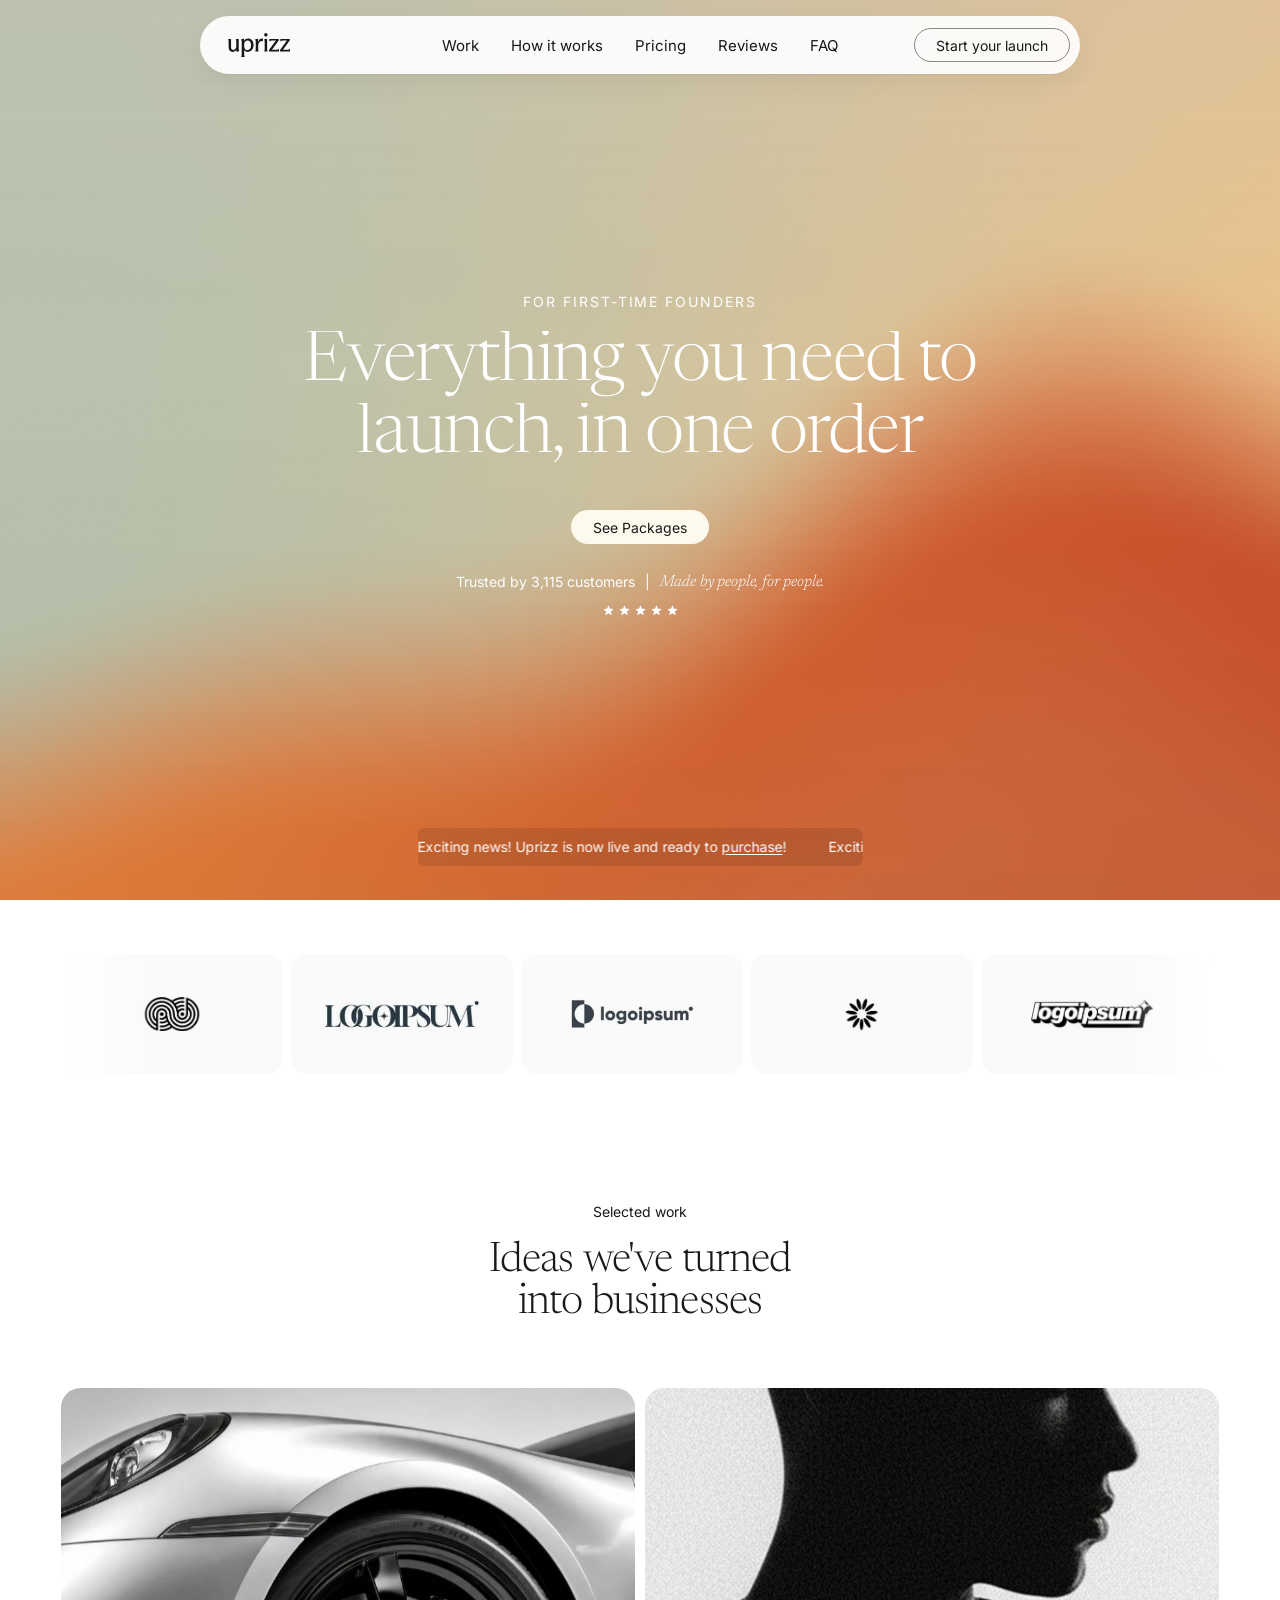
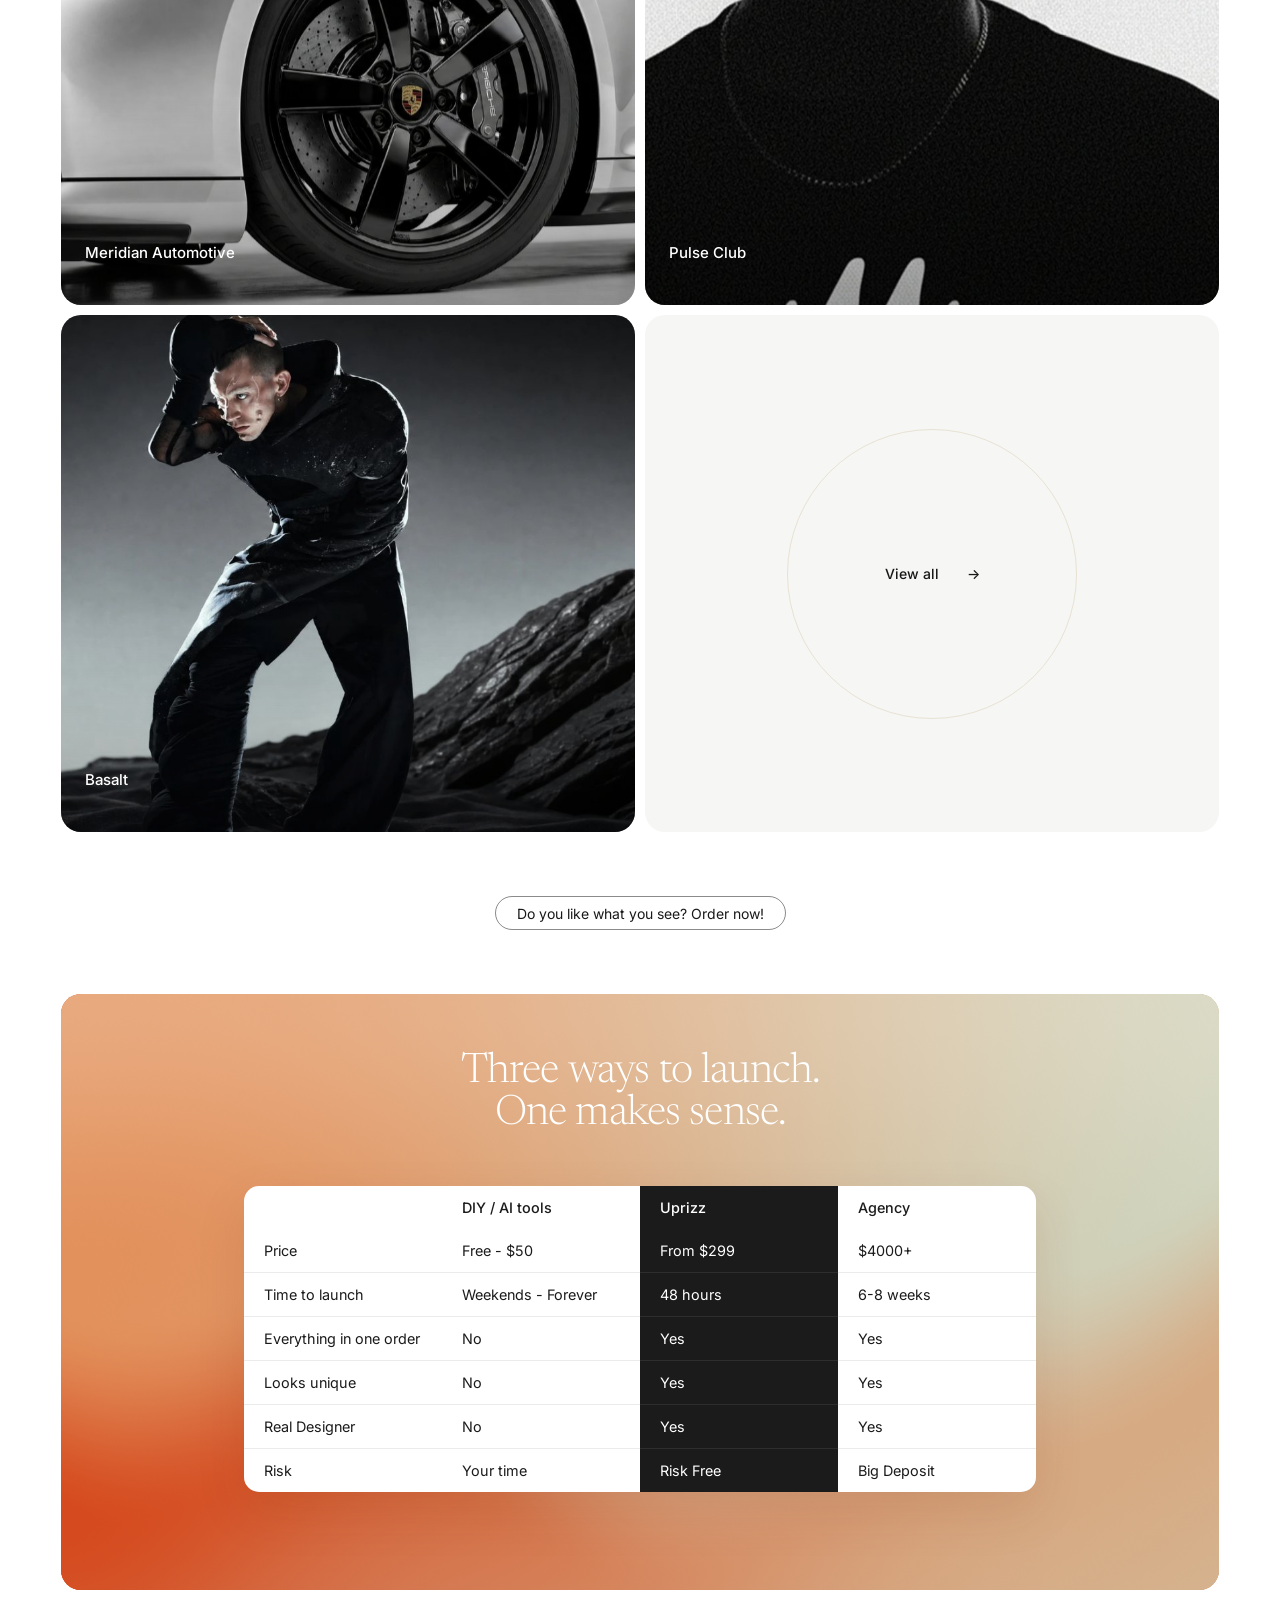
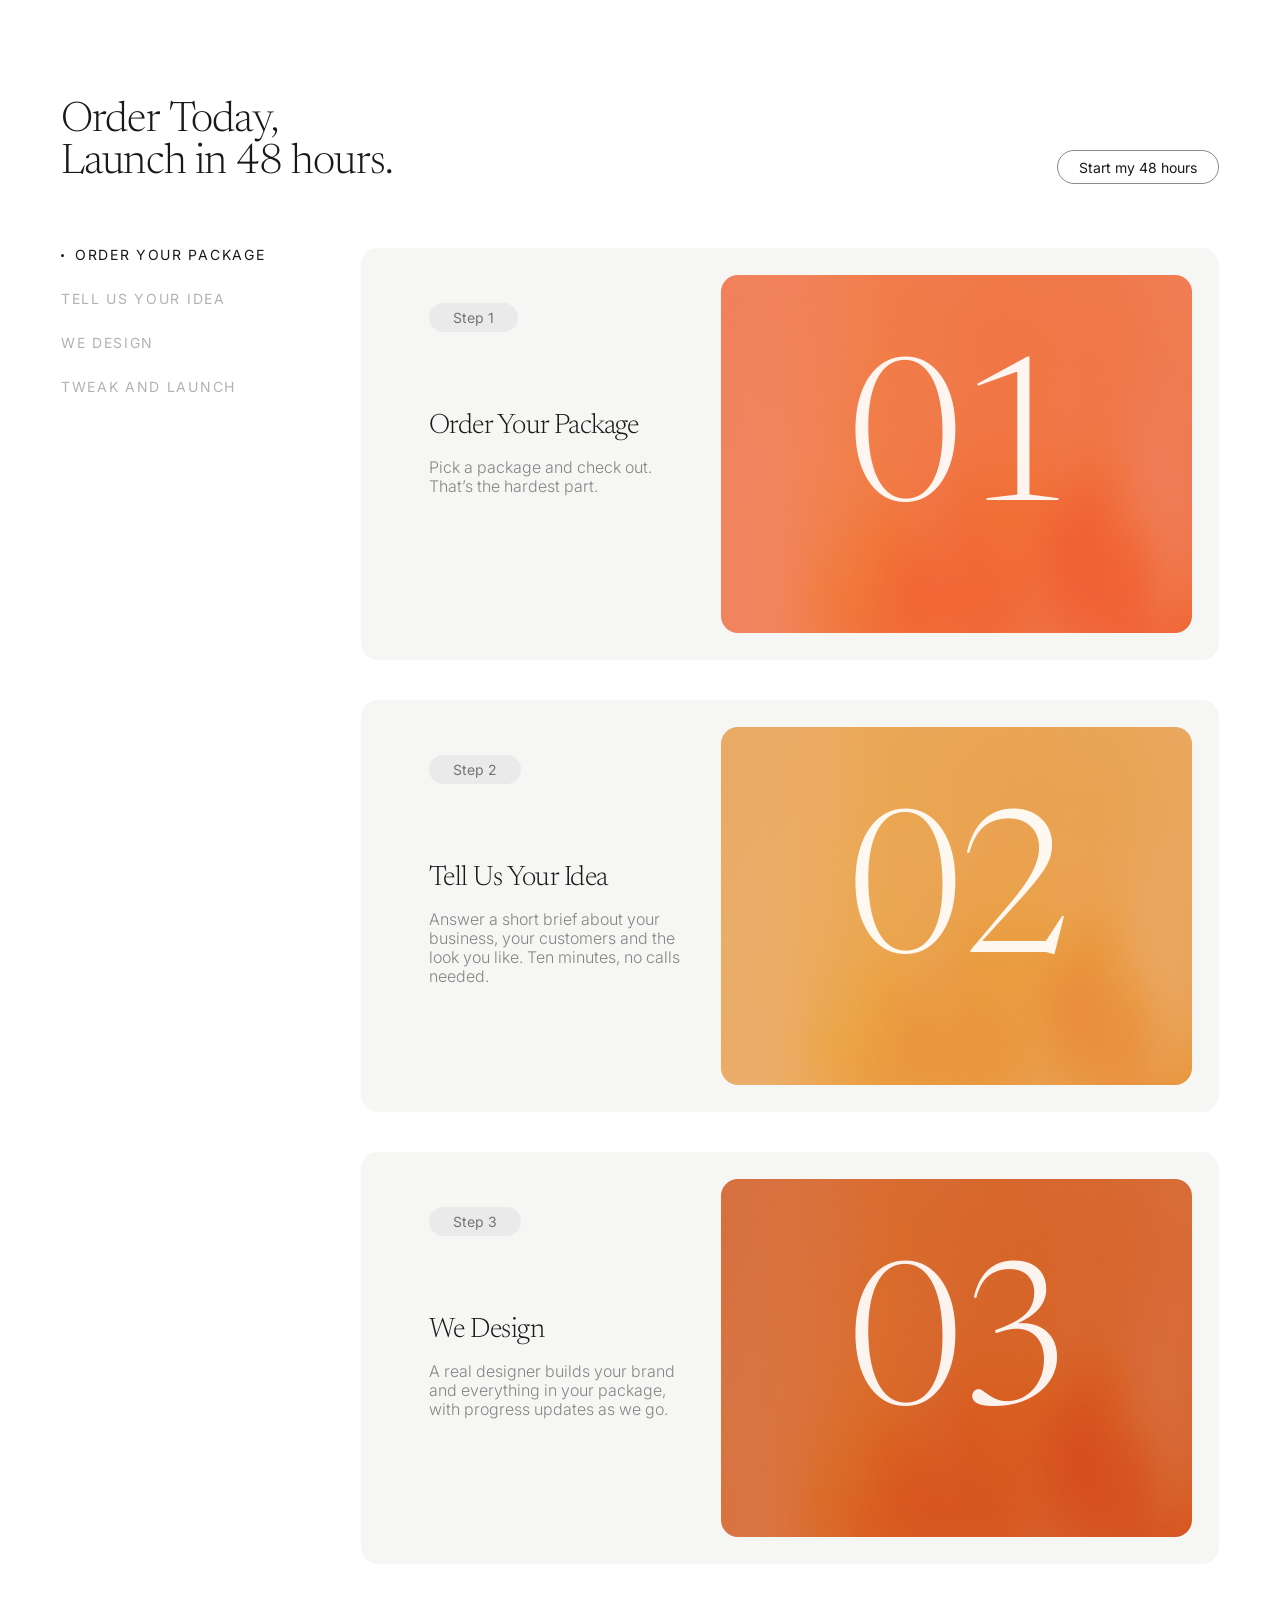
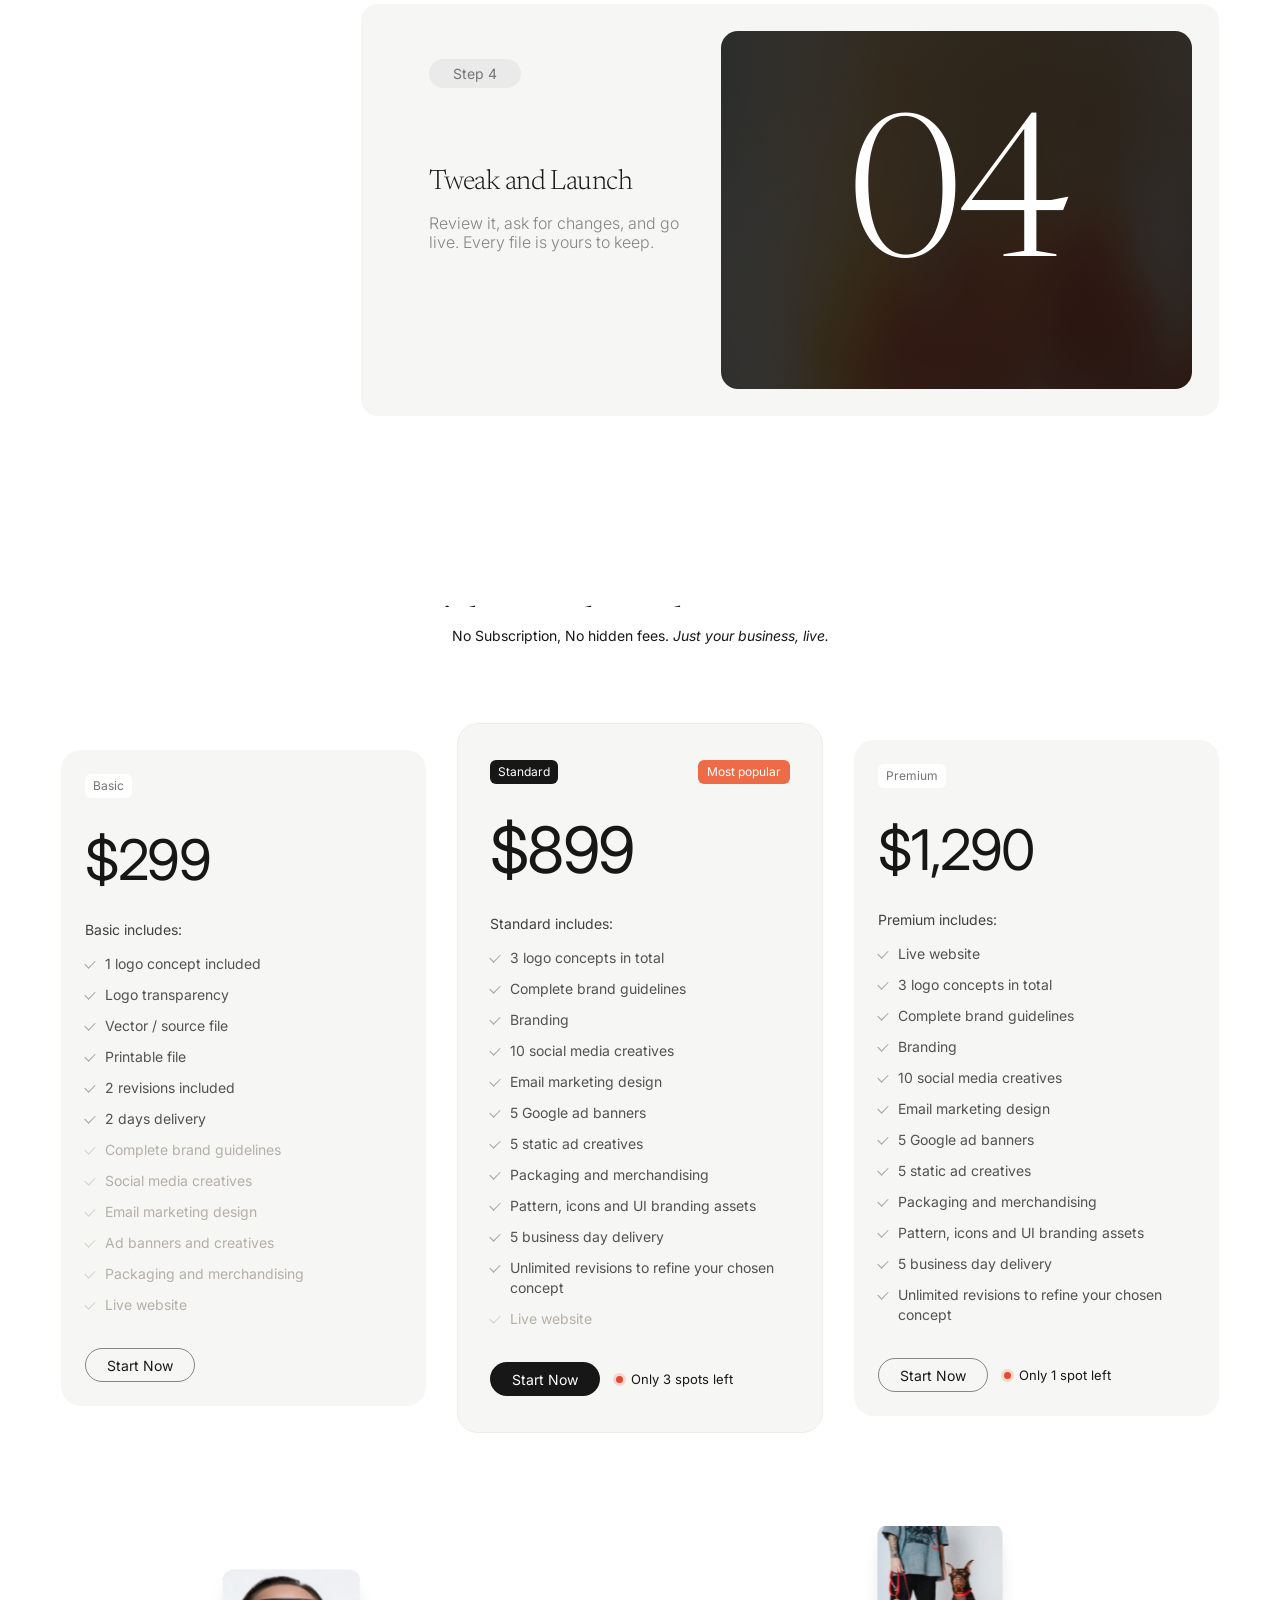
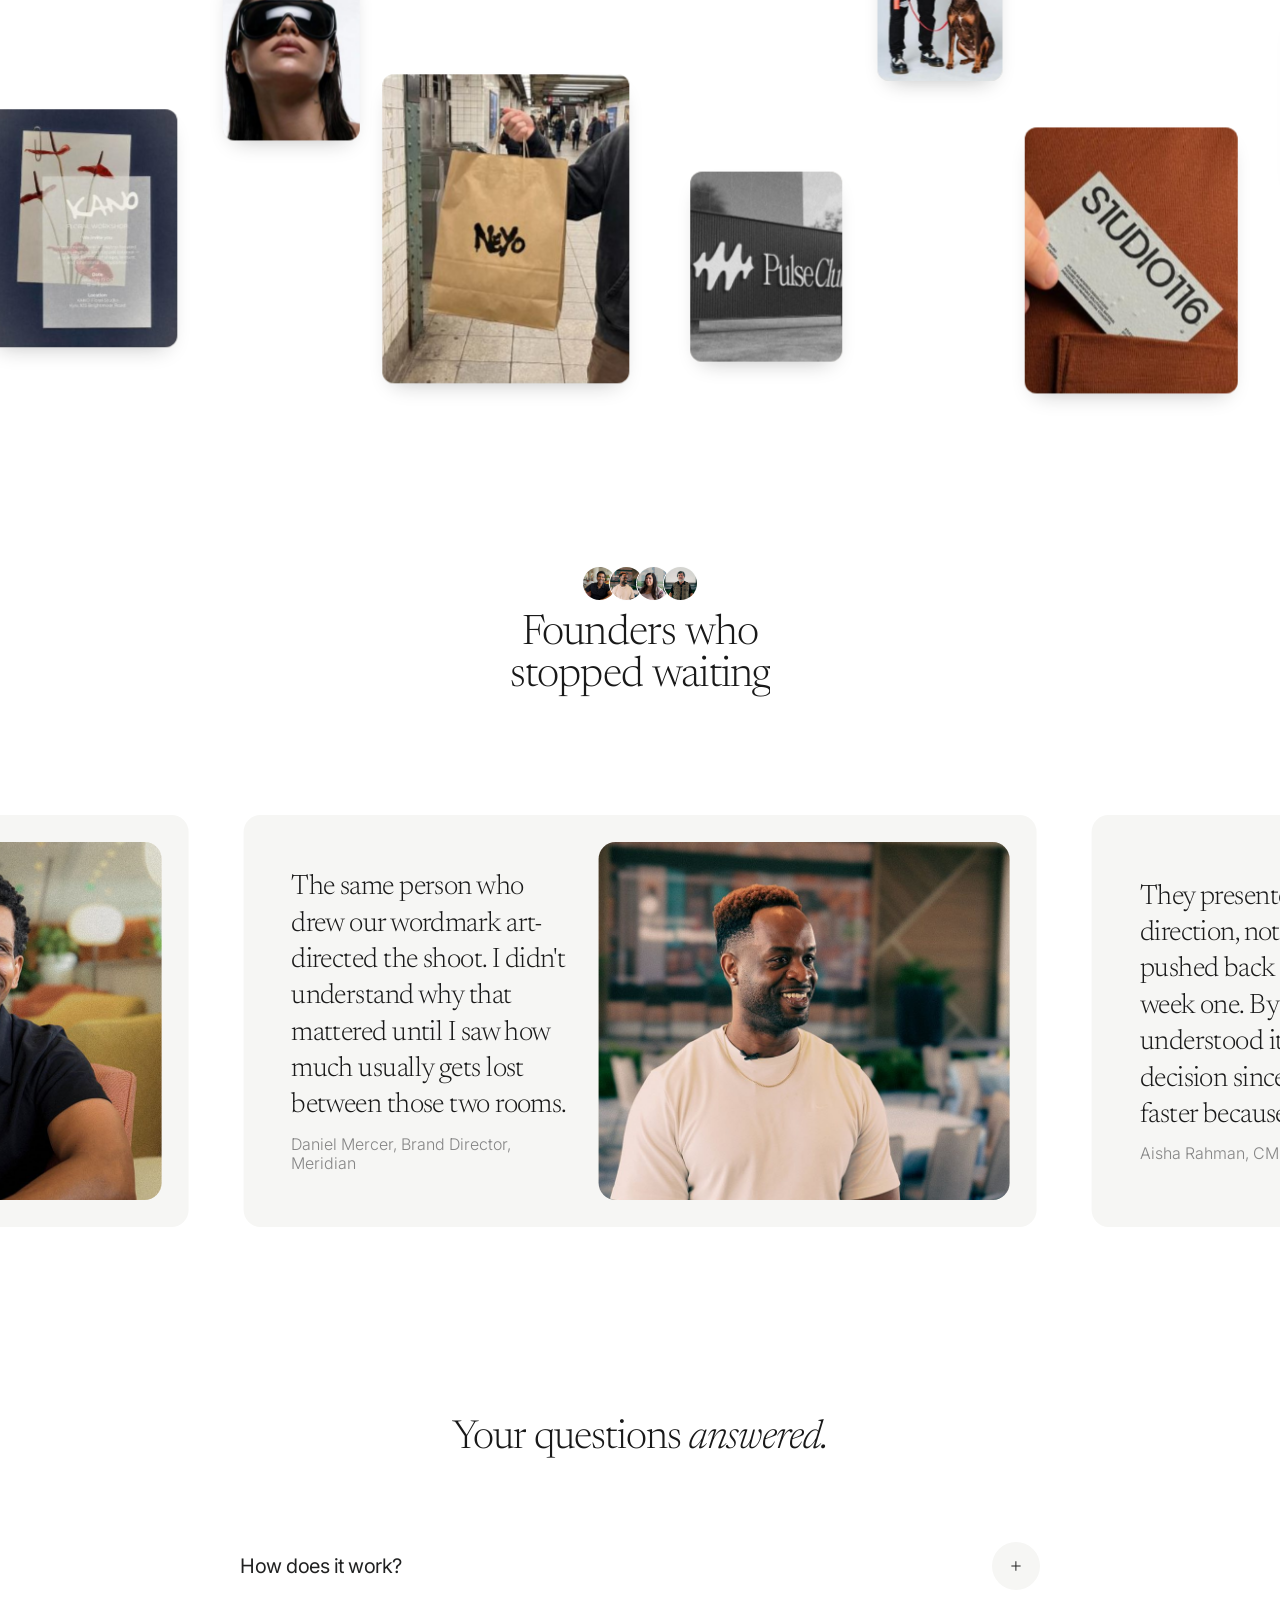
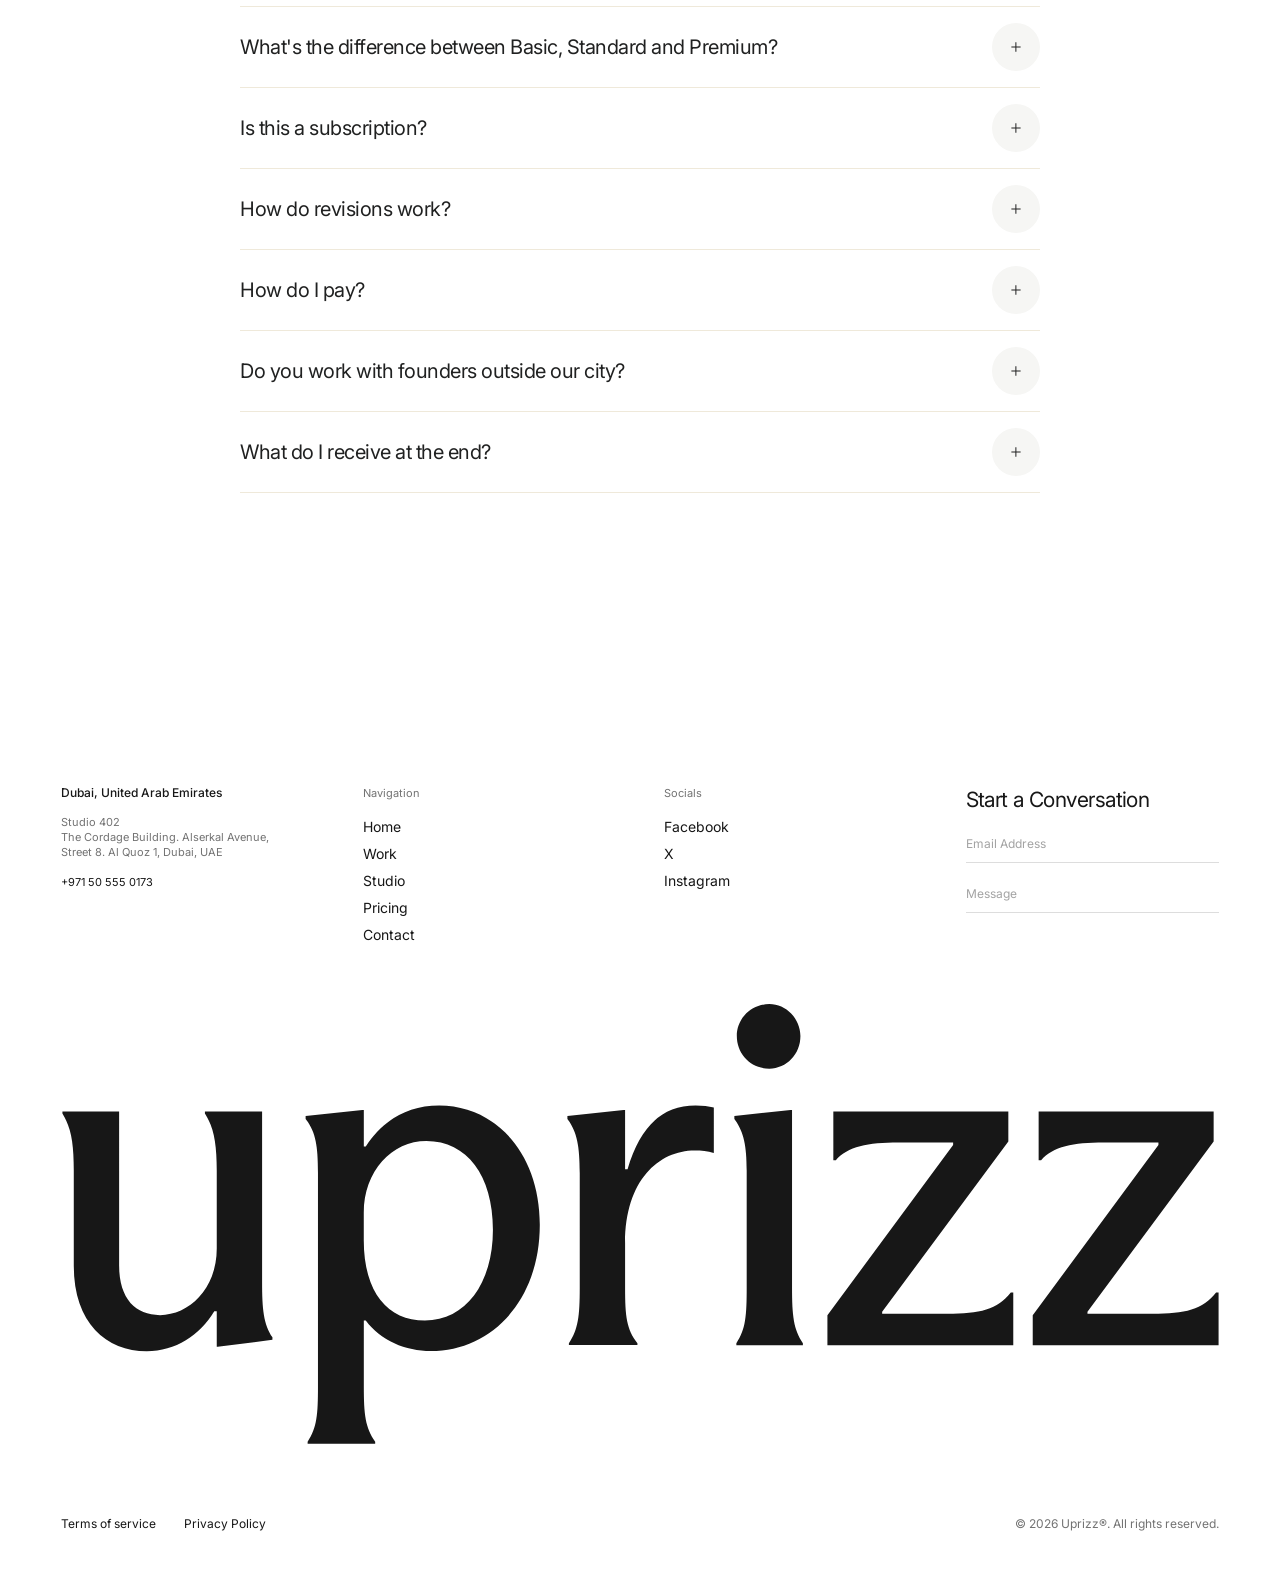
<file: index.html>
<!DOCTYPE html>
<html lang="en">
<head>
<script>/* Page transition into a project (styles: "Page transition" in css/style.css).
   Plays only when the page being opened is a project; every other page change stays instant.
   The picture that flew in stays on top until this project's cover photo is decoded, then hands over. */
addEventListener('pagereveal',e=>{const vt=e.viewTransition;if(!vt)return;vt.ready.catch(()=>{});vt.finished.catch(()=>{});vt.updateCallbackDone?.catch(()=>{});
  if(!location.pathname.startsWith('/projects/')){vt.skipTransition();return}
  const h=document.documentElement;h.classList.add('vt-project');vt.finished.finally(()=>h.classList.remove('vt-project'));
  const u=document.querySelector('link[rel=preload][as=image]')?.href;let done=false;
  const release=()=>{if(done)return;done=true;document.getAnimations().forEach(a=>{if(a.effect&&a.effect.pseudoElement==='::view-transition-old(pj-hero)')a.finish()})};
  vt.ready.then(()=>{if(!u)return release();const im=new Image();im.src=u;(im.decode?im.decode():Promise.resolve()).then(()=>requestAnimationFrame(()=>requestAnimationFrame(release)),release)},release)});
addEventListener('pageswap',e=>{const vt=e.viewTransition;if(vt){vt.ready.catch(()=>{});vt.finished.catch(()=>{});vt.updateCallbackDone?.catch(()=>{})}});</script>
<meta charset="UTF-8">
<meta name="viewport" content="width=device-width, initial-scale=1.0">
<title>Uprizz | Everything first-time founders need to launch, in one order</title>
<link rel="icon" href="/favicon.ico" sizes="48x48">
<link rel="icon" type="image/svg+xml" href="/favicon.svg">
<link rel="icon" type="image/png" sizes="48x48" href="/favicon-48.png">
<link rel="icon" type="image/png" sizes="96x96" href="/favicon-96.png">
<link rel="icon" type="image/png" sizes="192x192" href="/favicon-192.png">
<link rel="apple-touch-icon" href="/apple-touch-icon.png">
<link rel="manifest" href="/site.webmanifest">
<meta name="description" content="Uprizz gives first-time founders everything they need to launch in one order: brand, design and a live business in 48 hours, made by real designers. Pay once, no subscription.">
<link rel="canonical" href="https://uprizz.com/">
<meta name="robots" content="index, follow">
<meta property="og:type" content="website">
<meta property="og:site_name" content="Uprizz">
<meta property="og:title" content="Uprizz | Everything first-time founders need to launch, in one order">
<meta property="og:description" content="Uprizz gives first-time founders everything they need to launch in one order: brand, design and a live business in 48 hours, made by real designers. Pay once, no subscription.">
<meta property="og:url" content="https://uprizz.com/">
<meta property="og:image" content="https://uprizz.com/og-image.png">
<meta property="og:image:width" content="1200"><meta property="og:image:height" content="630">
<meta name="twitter:card" content="summary_large_image">
<meta name="twitter:title" content="Uprizz | Everything first-time founders need to launch, in one order">
<meta name="twitter:description" content="Uprizz gives first-time founders everything they need to launch in one order: brand, design and a live business in 48 hours, made by real designers. Pay once, no subscription.">
<meta name="twitter:image" content="https://uprizz.com/og-image.png">
<script type="application/ld+json">{"@context": "https://schema.org", "@graph": [
  {"@type": "WebSite", "@id": "https://uprizz.com/#website", "name": "Uprizz", "alternateName": ["uprizz.com", "Uprizz Studio"], "url": "https://uprizz.com/"},
  {"@type": "Organization", "@id": "https://uprizz.com/#org", "name": "Uprizz", "url": "https://uprizz.com/", "logo": "https://uprizz.com/favicon-512.png", "description": "Uprizz gives first-time founders everything they need to launch in one order."}
]}</script>
<link rel="preconnect" href="https://fonts.googleapis.com">
<link rel="preconnect" href="https://fonts.gstatic.com" crossorigin>
<link href="https://fonts.googleapis.com/css2?family=Inter:ital,wght@0,300;0,400;0,500;0,600;1,400&family=Newsreader:ital,opsz,wght@0,6..72,300;0,6..72,400;1,6..72,300&display=swap" rel="stylesheet">
<link rel="stylesheet" href="css/style.css?v=27b87c1d">
<style>
/* ---------- Uprizz logo (recolours with the text colour) ---------- */
.brandmark{display:inline-block;height:.95em;aspect-ratio:248.52/94.51;vertical-align:-.2em;background:currentColor;
  -webkit-mask:url("data:image/svg+xml,%3Csvg xmlns='http://www.w3.org/2000/svg' viewBox='51.8 46.2 248.52 94.51'%3E%3Cpath d='M54.33,102.44v-20.43c0-5.82-.53-9.21-2.44-12.28v-.42h12.18v33.03c0,7.31,3.6,10.69,8.79,10.69,6.14,0,12.18-5.51,12.18-14.29v-16.73c0-5.93-.64-9.32-2.54-12.28v-.42h12.28v36.53c0,5.93.32,9.11,2.22,11.96v.53l-11.75,1.48h-.21v-7.62h-.53c-3.18,5.19-8.26,8.58-14.51,8.58-8.68,0-15.67-6.14-15.67-18.32Z'/%3E%3Cpath d='M106.78,82.43c0-5.93-.53-8.79-2.65-11.54v-.64l12.18-1.27h.32v7.83h.42c3.49-5.4,8.68-8.79,15.78-8.79,11.86,0,21.6,9.95,21.6,25.62,0,16.62-10.69,27.1-23.4,27.1-5.4,0-10.8-2.22-13.98-6.56h-.42v14.19c0,6.03.32,8.79,2.44,11.86v.42h-14.51v-.42c2.01-3.07,2.22-5.82,2.22-11.86v-45.95ZM144.36,94.71c0-11.65-5.61-19.06-14.29-19.06-7.41,0-13.45,6.46-13.45,15.46v5.82c0,11.22,5.19,17.26,13.13,17.26,8.68,0,14.61-7.84,14.61-19.48Z'/%3E%3Cpath d='M163.01,82.53c0-6.04-.64-8.89-2.65-11.65v-.64l12.07-1.27h.32v12.71h.53c2.75-9.32,7.52-13.66,14.61-13.66,1.59,0,2.75.21,3.92.42v9.74c-1.38-.42-2.65-.53-4.13-.53-7.62,0-14.93,6.35-14.93,19.91v9.63c0,6.03.32,8.89,2.65,11.86v.42h-14.72v-.42c2.01-2.96,2.33-5.82,2.33-11.86v-24.67Z'/%3E%3Cpath d='M208.61,107.1c0,6.04.32,9,2.33,11.96v.42h-14.29v-.42c2.01-2.96,2.22-5.93,2.22-11.96v-25.09c0-5.51-.64-8.36-2.65-11.12v-.64l12.07-1.27h.32v38.12ZM196.75,53.1c0-3.71,2.96-6.88,6.99-6.88,3.6,0,6.67,3.18,6.67,6.88,0,3.92-2.96,6.99-6.67,6.99-4.02,0-6.99-3.07-6.99-6.99Z'/%3E%3Cpath d='M241.94,112.71c6.99,0,10.8-.85,13.66-4.55h.53v11.33h-39.92v-6.46l27-36.53v-.53h-11.75c-6.56,0-10.91.85-13.45,3.81h-.53v-10.48h37.59v6.46l-27.1,36.53v.42h13.98Z'/%3E%3Cpath d='M286.04,112.71c6.99,0,10.8-.85,13.66-4.55h.53v11.33h-39.92v-6.46l27-36.53v-.53h-11.75c-6.56,0-10.91.85-13.45,3.81h-.53v-10.48h37.59v6.46l-27.1,36.53v.42h13.98Z'/%3E%3C/svg%3E") center/contain no-repeat;mask:url("data:image/svg+xml,%3Csvg xmlns='http://www.w3.org/2000/svg' viewBox='51.8 46.2 248.52 94.51'%3E%3Cpath d='M54.33,102.44v-20.43c0-5.82-.53-9.21-2.44-12.28v-.42h12.18v33.03c0,7.31,3.6,10.69,8.79,10.69,6.14,0,12.18-5.51,12.18-14.29v-16.73c0-5.93-.64-9.32-2.54-12.28v-.42h12.28v36.53c0,5.93.32,9.11,2.22,11.96v.53l-11.75,1.48h-.21v-7.62h-.53c-3.18,5.19-8.26,8.58-14.51,8.58-8.68,0-15.67-6.14-15.67-18.32Z'/%3E%3Cpath d='M106.78,82.43c0-5.93-.53-8.79-2.65-11.54v-.64l12.18-1.27h.32v7.83h.42c3.49-5.4,8.68-8.79,15.78-8.79,11.86,0,21.6,9.95,21.6,25.62,0,16.62-10.69,27.1-23.4,27.1-5.4,0-10.8-2.22-13.98-6.56h-.42v14.19c0,6.03.32,8.79,2.44,11.86v.42h-14.51v-.42c2.01-3.07,2.22-5.82,2.22-11.86v-45.95ZM144.36,94.71c0-11.65-5.61-19.06-14.29-19.06-7.41,0-13.45,6.46-13.45,15.46v5.82c0,11.22,5.19,17.26,13.13,17.26,8.68,0,14.61-7.84,14.61-19.48Z'/%3E%3Cpath d='M163.01,82.53c0-6.04-.64-8.89-2.65-11.65v-.64l12.07-1.27h.32v12.71h.53c2.75-9.32,7.52-13.66,14.61-13.66,1.59,0,2.75.21,3.92.42v9.74c-1.38-.42-2.65-.53-4.13-.53-7.62,0-14.93,6.35-14.93,19.91v9.63c0,6.03.32,8.89,2.65,11.86v.42h-14.72v-.42c2.01-2.96,2.33-5.82,2.33-11.86v-24.67Z'/%3E%3Cpath d='M208.61,107.1c0,6.04.32,9,2.33,11.96v.42h-14.29v-.42c2.01-2.96,2.22-5.93,2.22-11.96v-25.09c0-5.51-.64-8.36-2.65-11.12v-.64l12.07-1.27h.32v38.12ZM196.75,53.1c0-3.71,2.96-6.88,6.99-6.88,3.6,0,6.67,3.18,6.67,6.88,0,3.92-2.96,6.99-6.67,6.99-4.02,0-6.99-3.07-6.99-6.99Z'/%3E%3Cpath d='M241.94,112.71c6.99,0,10.8-.85,13.66-4.55h.53v11.33h-39.92v-6.46l27-36.53v-.53h-11.75c-6.56,0-10.91.85-13.45,3.81h-.53v-10.48h37.59v6.46l-27.1,36.53v.42h13.98Z'/%3E%3Cpath d='M286.04,112.71c6.99,0,10.8-.85,13.66-4.55h.53v11.33h-39.92v-6.46l27-36.53v-.53h-11.75c-6.56,0-10.91.85-13.45,3.81h-.53v-10.48h37.59v6.46l-27.1,36.53v.42h13.98Z'/%3E%3C/svg%3E") center/contain no-repeat}
.wordmark .brandmark.big{display:block;width:100%;height:auto;vertical-align:top}
</style>
</head>
<body>

<svg width="0" height="0" style="position:absolute" aria-hidden="true">
  <filter id="grain"><feTurbulence type="fractalNoise" baseFrequency="1.4" numOctaves="2" result="n"/><feColorMatrix type="saturate" values="0"/><feComposite in="SourceGraphic" in2="n" operator="arithmetic" k1="1.3" k2="0" k3="0" k4="0"/></filter>
</svg>

<!-- Nav -->
<nav class="nav" id="nav" aria-label="Main">
  <a href="#top" class="logo" aria-label="Uprizz, back to the homepage"><span class="brandmark" role="img" aria-label="Uprizz"></span></a>
  <div class="nav-links"><a href="/work/">Work</a><a href="#process">How it works</a><a href="#pricing">Pricing</a><a href="#testimonials">Reviews</a><a href="#faq">FAQ</a></div>
  <!-- CMS:navmeta -->
<div class="nav-meta">
      <div><h6>Socials</h6><a href="#">Facebook</a><br><a href="#">X</a><br><a href="#">Instagram</a></div>
      <div><h6>Contacts</h6>+971 50 555 0173<br><u><a href="mailto:altastudio@gmail.com">altastudio@gmail.com</a></u></div>
    </div>
    <a href="#pricing" class="btn btn--outline nav-cta">Start your launch</a>
<!-- /CMS:navmeta -->
  <button type="button" class="nav-burger" id="navToggle" aria-label="Open menu" aria-expanded="false"><span class="grid-ic"><i></i><i></i><i></i><i></i></span></button>
</nav>

<!-- Hero -->
<header class="hero" id="top">
  <div class="hero-frame" aria-hidden="true"><div class="hero-zoom"><canvas class="wave" data-wave="hero"></canvas></div></div>
  <!-- CMS:hero -->
<div class="hero-in">
    <p class="eyebrow">For first-time founders</p>
    <h1><span class="l l1"><span>Everything you need to</span></span> <span class="l l2"><span>launch, in one order</span></span></h1>
    <div class="hero-cta"><a href="#pricing" class="btn">See Packages</a></div>
    <p class="trust"><span>Trusted by <span class="trust-n" data-n="3,114">3,114</span> customers</span> <span>|</span> <em>Made by people, for people.</em></p>
    <div class="stars" role="img" aria-label="Rated 5 out of 5"><svg viewBox="0 0 24 24" aria-hidden="true"><path d="M12 2.5l2.9 6.1 6.6.8-4.9 4.6 1.3 6.6L12 17.3l-5.9 3.3 1.3-6.6-4.9-4.6 6.6-.8z"/></svg><svg viewBox="0 0 24 24" aria-hidden="true"><path d="M12 2.5l2.9 6.1 6.6.8-4.9 4.6 1.3 6.6L12 17.3l-5.9 3.3 1.3-6.6-4.9-4.6 6.6-.8z"/></svg><svg viewBox="0 0 24 24" aria-hidden="true"><path d="M12 2.5l2.9 6.1 6.6.8-4.9 4.6 1.3 6.6L12 17.3l-5.9 3.3 1.3-6.6-4.9-4.6 6.6-.8z"/></svg><svg viewBox="0 0 24 24" aria-hidden="true"><path d="M12 2.5l2.9 6.1 6.6.8-4.9 4.6 1.3 6.6L12 17.3l-5.9 3.3 1.3-6.6-4.9-4.6 6.6-.8z"/></svg><svg viewBox="0 0 24 24" aria-hidden="true"><path d="M12 2.5l2.9 6.1 6.6.8-4.9 4.6 1.3 6.6L12 17.3l-5.9 3.3 1.3-6.6-4.9-4.6 6.6-.8z"/></svg></div>
  </div>
  <div class="news" aria-label="News"><div class="news-track" id="newsTrack"><span class="news-item">Exciting news! Uprizz is now live and ready to <a href="#pricing">purchase</a>!</span></div></div>
<!-- /CMS:hero -->
</header>

<main>
<!-- Client logos -->
<!-- CMS:logos -->
<section class="sec clients" id="clients" aria-label="Clients">
  <div class="marquee"><div class="track" id="logoTrack"><div class="logo-card"><img src="images/client-logo-1.jpg" alt="Client 1"></div><div class="logo-card"><img src="images/client-logo-2.jpg" alt="Client 2"></div><div class="logo-card"><img src="images/client-logo-3.jpg" alt="Client 3"></div><div class="logo-card"><img src="images/client-logo-4.jpg" alt="Client 4"></div><div class="logo-card"><img src="images/client-logo-5.jpg" alt="Client 5"></div><div class="logo-card"><img src="images/client-logo-1.jpg" alt="Client 1"></div><div class="logo-card"><img src="images/client-logo-2.jpg" alt="Client 2"></div><div class="logo-card"><img src="images/client-logo-3.jpg" alt="Client 3"></div><div class="logo-card"><img src="images/client-logo-4.jpg" alt="Client 4"></div><div class="logo-card"><img src="images/client-logo-5.jpg" alt="Client 5"></div><div class="logo-card"><img src="images/client-logo-1.jpg" alt="Client 1"></div><div class="logo-card"><img src="images/client-logo-2.jpg" alt="Client 2"></div><div class="logo-card"><img src="images/client-logo-3.jpg" alt="Client 3"></div><div class="logo-card"><img src="images/client-logo-4.jpg" alt="Client 4"></div><div class="logo-card"><img src="images/client-logo-5.jpg" alt="Client 5"></div><div class="logo-card"><img src="images/client-logo-1.jpg" alt="Client 1"></div><div class="logo-card"><img src="images/client-logo-2.jpg" alt="Client 2"></div><div class="logo-card"><img src="images/client-logo-3.jpg" alt="Client 3"></div><div class="logo-card"><img src="images/client-logo-4.jpg" alt="Client 4"></div><div class="logo-card"><img src="images/client-logo-5.jpg" alt="Client 5"></div></div></div>
</section>
<!-- /CMS:logos -->

<!-- Selected work -->
<section class="sec work" id="work">
<!-- CMS:workhead -->
  <div class="shead">
    <span class="kicker">Selected work</span>
    <h2 class="h2 reveal">Ideas we&#x27;ve turned <br> into businesses</h2>
  </div>
<!-- /CMS:workhead -->
  <div class="grid2">
<!-- WORK:START (generated by _build/build.py) -->
      <a class="proj fade" href="/projects/meridian-automotive/"><div class="img par" style="background-image:url(images/projects/meridian-automotive/cover.jpg)"></div><div class="meta"><div>Meridian Automotive<small>Motion &amp; Film · 2024</small></div></div></a>
      <a class="proj fade" href="/projects/pulse-club/"><div class="img par" style="background-image:url(images/projects/pulse-club/cover.jpg)"></div><div class="meta"><div>Pulse Club<small>Brand Identity · 2026</small></div></div></a>
      <a class="proj fade" href="/projects/basalt/"><div class="img par" style="background-image:url(images/projects/basalt/cover.jpg)"></div><div class="meta"><div>Basalt<small>Art Direction &amp; Photography · 2025</small></div></div></a>
      <div class="see fade"><a href="/work/">View all <span class="arrow">→</span></a></div>
<!-- WORK:END -->
  </div>
  <!-- CMS:workcta -->
<div class="center-cta fade"><a href="#pricing" class="btn btn--outline">Do you like what you see? Order now!</a></div>
<!-- /CMS:workcta -->
</section>

<!-- COMPARE:START (also used on /comparison/ and /pricing/) -->
<!-- CMS:compare -->
<section class="sec compare" id="compare">
  <div class="cmp-card fade">
    <div class="cmp-bg" aria-hidden="true"><canvas class="wave" data-wave="compare"></canvas></div>
    <h2 class="h2 reveal">Three ways to launch. <br> One makes sense.</h2>
    <div class="cmp-wrap">
      <table class="cmp">
        <caption class="sr">How Uprizz compares with DIY / AI tools and Agency</caption>
        <thead><tr><td></td><th scope="col">DIY / AI tools</th><th scope="col" class="u">Uprizz</th><th scope="col">Agency</th></tr></thead>
        <tbody>
          <tr><th scope="row">Price</th><td>Free - $50</td><td class="u">From $299</td><td>$4000+</td></tr>
          <tr><th scope="row">Time to launch</th><td>Weekends - Forever</td><td class="u">48 hours</td><td>6-8 weeks</td></tr>
          <tr><th scope="row">Everything in one order</th><td>No</td><td class="u">Yes</td><td>Yes</td></tr>
          <tr><th scope="row">Looks unique</th><td>No</td><td class="u">Yes</td><td>Yes</td></tr>
          <tr><th scope="row">Real Designer</th><td>No</td><td class="u">Yes</td><td>Yes</td></tr>
          <tr><th scope="row">Risk</th><td>Your time</td><td class="u">Risk Free</td><td>Big Deposit</td></tr>
        </tbody>
      </table>
    </div>
  </div>
</section>
<!-- /CMS:compare -->
<!-- COMPARE:END -->

<!-- Process: order today, launch in 48 hours -->
<!-- CMS:process -->
<section class="sec process" id="process">
  <div class="pr-head">
    <h2 class="h2 reveal">Order Today, <br> Launch in 48 hours.</h2>
    <a href="#pricing" class="btn btn--outline fade">Start my 48 hours</a>
  </div>
  <div class="pr-body">
    <div class="pr-nav" id="prNav" aria-label="Steps">
      <button type="button" data-step="0" class="on"><i></i>Order your package</button>
      <button type="button" data-step="1"><i></i>Tell us your idea</button>
      <button type="button" data-step="2"><i></i>We design</button>
      <button type="button" data-step="3"><i></i>Tweak and launch</button>
    </div>
    <div class="pr-cards" id="prCards">
      <article class="pr-card"><div class="pr-in">
        <div class="pr-txt"><span class="chip-s">Step 1</span><h3>Order Your Package</h3><p>Pick a package and check out.<br>That’s the hardest part.</p></div>
        <div class="pr-media"><div class="pr-art" style="background-color:#ed6c47"><span>01</span></div></div>
      </div></article>
      <article class="pr-card"><div class="pr-in">
        <div class="pr-txt"><span class="chip-s">Step 2</span><h3>Tell Us Your Idea</h3><p>Answer a short brief about your business, your customers and the look you like. Ten minutes, no calls needed.</p></div>
        <div class="pr-media"><div class="pr-art" style="background-color:#e59a52"><span>02</span></div></div>
      </div></article>
      <article class="pr-card"><div class="pr-in">
        <div class="pr-txt"><span class="chip-s">Step 3</span><h3>We Design</h3><p>A real designer builds your brand and everything in your package, with progress updates as we go.</p></div>
        <div class="pr-media"><div class="pr-art" style="background-color:#cf5a2c"><span>03</span></div></div>
      </div></article>
      <article class="pr-card"><div class="pr-in">
        <div class="pr-txt"><span class="chip-s">Step 4</span><h3>Tweak and Launch</h3><p>Review it, ask for changes, and go live. Every file is yours to keep.</p></div>
        <div class="pr-media"><div class="pr-art dark" style="background-color:#1b1b1b"><span>04</span></div></div>
      </div></article>
    </div>
  </div>
</section>
<!-- /CMS:process -->

<!-- PRICING:START (also used on /pricing/ and /comparison/) -->
<!-- CMS:pricing -->
<section class="sec pricing" id="pricing">
  <div class="shead">
    <h2 class="h2 reveal">Pick your launch. Pay once</h2>
    <p class="sub fade">No Subscription, No hidden fees. <em>Just your business, live.</em></p>
  </div>
  <div class="plans">
    <div class="plan fade">
      <div class="plan-top"><span class="tag">Basic</span></div>
      <div class="price"><b>$299</b></div>
      <h6>Basic includes:</h6>
      <ul><li>1 logo concept included</li><li>Logo transparency</li><li>Vector / source file</li><li>Printable file</li><li>2 revisions included</li><li>2 days delivery</li><li class="no"><span class="sr">Not included: </span>Complete brand guidelines</li><li class="no"><span class="sr">Not included: </span>Social media creatives</li><li class="no"><span class="sr">Not included: </span>Email marketing design</li><li class="no"><span class="sr">Not included: </span>Ad banners and creatives</li><li class="no"><span class="sr">Not included: </span>Packaging and merchandising</li><li class="no"><span class="sr">Not included: </span>Live website</li></ul>
      <div class="plan-cta"><a href="/brief/?plan=Basic" class="btn btn--outline cta">Start Now</a></div>
    </div>
    <div class="plan pop fade">
      <div class="plan-top"><span class="tag blk">Standard</span><span class="popular">Most popular</span></div>
      <div class="price"><b>$899</b></div>
      <h6>Standard includes:</h6>
      <ul><li>3 logo concepts in total</li><li>Complete brand guidelines</li><li>Branding</li><li>10 social media creatives</li><li>Email marketing design</li><li>5 Google ad banners</li><li>5 static ad creatives</li><li>Packaging and merchandising</li><li>Pattern, icons and UI branding assets</li><li>5 business day delivery</li><li>Unlimited revisions to refine your chosen concept</li><li class="no"><span class="sr">Not included: </span>Live website</li></ul>
      <div class="plan-cta"><a href="/brief/?plan=Standard" class="btn cta">Start Now</a><p class="spots"><i></i>Only 3 spots left</p></div>
    </div>
    <div class="plan fade">
      <div class="plan-top"><span class="tag">Premium</span></div>
      <div class="price"><b>$1,290</b></div>
      <h6>Premium includes:</h6>
      <ul><li>Live website</li><li>3 logo concepts in total</li><li>Complete brand guidelines</li><li>Branding</li><li>10 social media creatives</li><li>Email marketing design</li><li>5 Google ad banners</li><li>5 static ad creatives</li><li>Packaging and merchandising</li><li>Pattern, icons and UI branding assets</li><li>5 business day delivery</li><li>Unlimited revisions to refine your chosen concept</li></ul>
      <div class="plan-cta"><a href="/brief/?plan=Premium" class="btn btn--outline cta">Start Now</a><p class="spots"><i></i>Only 1 spot left</p></div>
    </div>
  </div>
</section>
<!-- /CMS:pricing -->
<!-- PRICING:END -->

<!-- Parallax gallery: separates pricing and testimonials. Cards drift sideways; bigger = closer = faster. -->
<section class="pgal" id="gallery" aria-label="Selected work">
  <div class="pgal-track" id="pgal">
    <figure class="pgal-i" data-d="1.0" data-y="0.55"><img src="images/projects/kano/02.jpg" alt="Kano stationery" width="326" height="403" loading="lazy" decoding="async"></figure>
    <figure class="pgal-i" data-d="0.72" data-y="0.2"><img src="images/projects/mira-eyewear/03.jpg" alt="Mira Eyewear campaign" width="718" height="402" loading="lazy" decoding="async"></figure>
    <figure class="pgal-i" data-d="1.3" data-y="0.35"><img src="images/projects/neoyokoto/04.jpg" alt="NeoYokoto shopping bag" width="352" height="403" loading="lazy" decoding="async"></figure>
    <figure class="pgal-i" data-d="0.8" data-y="0.75"><img src="images/projects/pulse-club/01.jpg" alt="Pulse Club signage" width="606" height="403" loading="lazy" decoding="async"></figure>
    <figure class="pgal-i" data-d="0.66" data-y="0.1"><img src="images/projects/russells/03.jpg" alt="Russells streetwear" width="297" height="403" loading="lazy" decoding="async"></figure>
    <figure class="pgal-i" data-d="1.12" data-y="0.6"><img src="images/projects/studio-116/01.jpg" alt="Studio 116 business card" width="718" height="402" loading="lazy" decoding="async"></figure>
    <figure class="pgal-i" data-d="0.75" data-y="0.3"><img src="images/projects/basalt/01.jpg" alt="Basalt campaign" width="718" height="402" loading="lazy" decoding="async"></figure>
    <figure class="pgal-i" data-d="1.25" data-y="0.15"><img src="images/projects/pulse-club/03.jpg" alt="Pulse Club apparel" width="357" height="403" loading="lazy" decoding="async"></figure>
    <figure class="pgal-i" data-d="0.7" data-y="0.8"><img src="images/projects/meridian-automotive/01.jpg" alt="Meridian Automotive" width="718" height="402" loading="lazy" decoding="async"></figure>
    <figure class="pgal-i" data-d="0.95" data-y="0.45"><img src="images/projects/neoyokoto/05.jpg" alt="NeoYokoto cap" width="352" height="403" loading="lazy" decoding="async"></figure>
    <figure class="pgal-i" data-d="0.68" data-y="0.05"><img src="images/projects/russells/07.jpg" alt="Russells logo emboss" width="610" height="403" loading="lazy" decoding="async"></figure>
    <figure class="pgal-i" data-d="1.2" data-y="0.7"><img src="images/projects/studio-116/03.jpg" alt="Studio 116 poster" width="359" height="403" loading="lazy" decoding="async"></figure>
    <figure class="pgal-i" data-d="0.85" data-y="0.25"><img src="images/projects/kano/05.jpg" alt="Kano invitation" width="398" height="403" loading="lazy" decoding="async"></figure>
    <figure class="pgal-i" data-d="1.05" data-y="0.5"><img src="images/projects/mira-eyewear/08.jpg" alt="Mira Eyewear close-up" width="718" height="402" loading="lazy" decoding="async"></figure>
  </div>
</section>

<!-- Testimonials -->
<!-- CMS:testimonials -->
<section class="sec testi" id="testimonials" aria-roledescription="carousel" aria-label="Founders who stopped waiting">
  <div class="shead">
    <div class="avs4 fade" id="tAvatars"><img src="images/cms/lena-park-avatar-mwpgmx7i.jpg" alt=""><img src="images/cms/daniel-mercer-avatar-mwpgn7f7.jpg" alt=""><img src="images/cms/aisha-rahman-avatar-mwpgndrf.jpg" alt=""><img src="images/cms/tomas-eriksen-avatar-mwpgnjxc.jpg" alt=""></div>
    <h2 class="h2 reveal">Founders who <br> stopped waiting</h2>
    <div class="t-ctrl fade">
      <button type="button" class="ic" id="tPrev" aria-label="Previous testimonial"><svg viewBox="0 0 14 14"><path d="M12 7H2M6 3L2 7l4 4"/></svg></button>
      <button type="button" class="ic" id="tNext" aria-label="Next testimonial"><svg viewBox="0 0 14 14"><path d="M2 7h10M8 3l4 4-4 4"/></svg></button>
    </div>
  </div>
  <div class="t-view fade" id="tView"><div class="t-track" id="tTrack">
    <div class="t-slide" role="group" aria-roledescription="slide" aria-label="1 of 5">
      <figure class="t-card">
        <div class="t-txt"><blockquote>They handed us a system, not a PDF. Eight months on, our feed still looks like the brand book and my marketing hire runs it without ever calling them.</blockquote><figcaption class="t-by">Lena Park, Founder, Klar Skincare</figcaption></div>
        <div class="t-media"><img src="images/cms/lena-park-avatar-mwpgmx7i.jpg" alt="Lena Park" draggable="false" loading="lazy"></div>
      </figure></div>
    <div class="t-slide" role="group" aria-roledescription="slide" aria-label="2 of 5">
      <figure class="t-card">
        <div class="t-txt"><blockquote>The same person who drew our wordmark art-directed the shoot. I didn&#x27;t understand why that mattered until I saw how much usually gets lost between those two rooms.</blockquote><figcaption class="t-by">Daniel Mercer, Brand Director, Meridian</figcaption></div>
        <div class="t-media"><img src="images/cms/daniel-mercer-avatar-mwpgn7f7.jpg" alt="Daniel Mercer" draggable="false" loading="lazy"></div>
      </figure></div>
    <div class="t-slide" role="group" aria-roledescription="slide" aria-label="3 of 5">
      <figure class="t-card">
        <div class="t-txt"><blockquote>They presented one direction, not three. I pushed back on that in week one. By week six I understood it. Every decision since has been faster because of it.</blockquote><figcaption class="t-by">Aisha Rahman, CMO, Atlas Ventures</figcaption></div>
        <div class="t-media"><img src="images/cms/aisha-rahman-avatar-mwpgndrf.jpg" alt="Aisha Rahman" draggable="false" loading="lazy"></div>
      </figure></div>
    <div class="t-slide" role="group" aria-roledescription="slide" aria-label="4 of 5">
      <figure class="t-card">
        <div class="t-txt"><blockquote>Three days in their studio replaced what used to take a month across three vendors. The packaging shots from that session are still carrying our feed.</blockquote><figcaption class="t-by">Tomas Eriksen, Head of Marketing, Fold</figcaption></div>
        <div class="t-media"><img src="images/cms/tomas-eriksen-avatar-mwpgnjxc.jpg" alt="Tomas Eriksen" draggable="false" loading="lazy"></div>
      </figure></div>
    <div class="t-slide" role="group" aria-roledescription="slide" aria-label="5 of 5">
      <figure class="t-card">
        <div class="t-txt"><blockquote>The brand film paid for itself at the trade show. Buyers kept asking who made it. Calm process, early delivery, zero drama.</blockquote><figcaption class="t-by">Mara Silva, Founder, Basalt Outerwear</figcaption></div>
        <div class="t-media"><img src="images/cms/mara-silva-avatar-mwpgnppa.jpg" alt="Mara Silva" draggable="false" loading="lazy"></div>
      </figure></div>
  </div></div>
</section>
<!-- /CMS:testimonials -->

<!-- FAQ:START (shared with every page) -->
<!-- CMS:faq -->
<section class="sec faq" id="faq">
  <div class="shead"><h2 class="h2 reveal">Your questions <em>answered.</em></h2></div>
  <div class="qs" id="faqList">
    <div class="q fade"><button type="button" class="q-top" aria-expanded="false" aria-controls="faq-a0" id="faq-q0"><span class="q-title">How does it work?</span><span class="q-icon"><svg viewBox="0 0 20 20" aria-hidden="true"><path d="M10.6211 9.5H14.6289V10.5H10.6211V14.6289H9.62109V10.5H5.37109V9.5H9.62109V5.37109H10.6211V9.5Z"/></svg></span></button><div class="q-bottom" id="faq-a0" role="region" aria-labelledby="faq-q0"><div class="q-wrap"><div class="q-content"><p>Pick a package and pay once, right on the site. Then fill in a short brief about your business, your audience and the feel you want. Our designers review it and get back to you within 24 hours, and you receive your files on the delivery date of your package.</p></div></div></div></div>
    <div class="q fade"><button type="button" class="q-top" aria-expanded="false" aria-controls="faq-a1" id="faq-q1"><span class="q-title">What&#x27;s the difference between Basic, Standard and Premium?</span><span class="q-icon"><svg viewBox="0 0 20 20" aria-hidden="true"><path d="M10.6211 9.5H14.6289V10.5H10.6211V14.6289H9.62109V10.5H5.37109V9.5H9.62109V5.37109H10.6211V9.5Z"/></svg></span></button><div class="q-bottom" id="faq-a1" role="region" aria-labelledby="faq-q1"><div class="q-wrap"><div class="q-content"><p>Basic gets you a professional logo: one concept, every file format you need and two revisions, delivered in 2 days. Standard is a complete brand: three logo concepts, brand guidelines, social media, ad and email designs, packaging and brand assets, delivered in 5 business days. Premium is everything in Standard plus a live website.</p></div></div></div></div>
    <div class="q fade"><button type="button" class="q-top" aria-expanded="false" aria-controls="faq-a2" id="faq-q2"><span class="q-title">Is this a subscription?</span><span class="q-icon"><svg viewBox="0 0 20 20" aria-hidden="true"><path d="M10.6211 9.5H14.6289V10.5H10.6211V14.6289H9.62109V10.5H5.37109V9.5H9.62109V5.37109H10.6211V9.5Z"/></svg></span></button><div class="q-bottom" id="faq-a2" role="region" aria-labelledby="faq-q2"><div class="q-wrap"><div class="q-content"><p>No. You pay once for your package. There are no monthly fees, no hidden costs and nothing to cancel.</p></div></div></div></div>
    <div class="q fade"><button type="button" class="q-top" aria-expanded="false" aria-controls="faq-a3" id="faq-q3"><span class="q-title">How do revisions work?</span><span class="q-icon"><svg viewBox="0 0 20 20" aria-hidden="true"><path d="M10.6211 9.5H14.6289V10.5H10.6211V14.6289H9.62109V10.5H5.37109V9.5H9.62109V5.37109H10.6211V9.5Z"/></svg></span></button><div class="q-bottom" id="faq-a3" role="region" aria-labelledby="faq-q3"><div class="q-wrap"><div class="q-content"><p>Basic includes 2 rounds of revisions. Standard and Premium include unlimited revisions to refine the concept you choose, so we keep going until it feels right.</p></div></div></div></div>
    <div class="q fade"><button type="button" class="q-top" aria-expanded="false" aria-controls="faq-a4" id="faq-q4"><span class="q-title">How do I pay?</span><span class="q-icon"><svg viewBox="0 0 20 20" aria-hidden="true"><path d="M10.6211 9.5H14.6289V10.5H10.6211V14.6289H9.62109V10.5H5.37109V9.5H9.62109V5.37109H10.6211V9.5Z"/></svg></span></button><div class="q-bottom" id="faq-a4" role="region" aria-labelledby="faq-q4"><div class="q-wrap"><div class="q-content"><p>By card or PayPal on our secure checkout, without leaving the site. Prefer a bank transfer? Email heyuprizz@gmail.com and we&#x27;ll send you an invoice.</p></div></div></div></div>
    <div class="q fade"><button type="button" class="q-top" aria-expanded="false" aria-controls="faq-a5" id="faq-q5"><span class="q-title">Do you work with founders outside our city?</span><span class="q-icon"><svg viewBox="0 0 20 20" aria-hidden="true"><path d="M10.6211 9.5H14.6289V10.5H10.6211V14.6289H9.62109V10.5H5.37109V9.5H9.62109V5.37109H10.6211V9.5Z"/></svg></span></button><div class="q-bottom" id="faq-a5" role="region" aria-labelledby="faq-q5"><div class="q-wrap"><div class="q-content"><p>Yes. Everything runs online, so we work with founders anywhere. You send your brief, we share the designs and your feedback, and you receive all files digitally.</p></div></div></div></div>
    <div class="q fade"><button type="button" class="q-top" aria-expanded="false" aria-controls="faq-a6" id="faq-q6"><span class="q-title">What do I receive at the end?</span><span class="q-icon"><svg viewBox="0 0 20 20" aria-hidden="true"><path d="M10.6211 9.5H14.6289V10.5H10.6211V14.6289H9.62109V10.5H5.37109V9.5H9.62109V5.37109H10.6211V9.5Z"/></svg></span></button><div class="q-bottom" id="faq-a6" role="region" aria-labelledby="faq-q6"><div class="q-wrap"><div class="q-content"><p>Every file you need to use your brand straight away: your logo with a transparent background, vector and source files, and print-ready files. Standard and Premium also include your brand guidelines and all the designs listed in your package. Everything is yours to keep.</p></div></div></div></div>
  </div>
</section>
<!-- /CMS:faq -->
<!-- FAQ:END -->
</main>

<!-- Footer -->
<!-- CMS:footer -->
<footer class="sec footer" id="contact">
  <div class="f-top fade">
    <div class="f-addr">
      <h6>Dubai, United Arab Emirates</h6>
      <p>Studio 402<br>The Cordage Building. Alserkal Avenue,<br>Street 8. Al Quoz 1, Dubai, UAE</p>
      <b>+971 50 555 0173</b>
    </div>
    <div><div class="t">Navigation</div><ul>
      <li><a href="#top"><span class="roll"><span data-t="Home">Home</span></span></a></li>
      <li><a href="/work/"><span class="roll"><span data-t="Work">Work</span></span></a></li>
      <li><a href="#process"><span class="roll"><span data-t="Studio">Studio</span></span></a></li>
      <li><a href="/pricing/"><span class="roll"><span data-t="Pricing">Pricing</span></span></a></li>
      <li><a href="#contact"><span class="roll"><span data-t="Contact">Contact</span></span></a></li>
    </ul></div>
    <div><div class="t">Socials</div><ul>
      <li><a href="#"><span class="roll"><span data-t="Facebook">Facebook</span></span></a></li>
      <li><a href="#"><span class="roll"><span data-t="X">X</span></span></a></li>
      <li><a href="#"><span class="roll"><span data-t="Instagram">Instagram</span></span></a></li>
    </ul></div>
    <form class="f-form" id="contactForm">
      <h3>Start a Conversation</h3>
      <label class="field"><span class="sr">Email address</span><input type="email" placeholder="Email Address" required></label>
      <label class="field"><span class="sr">Message</span><input placeholder="Message" required><button class="dot" type="submit" aria-label="Send message"><svg viewBox="0 0 14 14" aria-hidden="true"><path d="M2 7h10M8 3l4 4-4 4"/></svg></button></label>
      <span class="toast" id="contactToast">Thanks, we'll be in touch.</span>
    </form>
  </div>
  <div class="wordmark" id="wordmark"><span><span class="brandmark big" role="img" aria-label="Uprizz"></span></span></div>
  <div class="legal"><div><a href="#">Terms of service</a><a href="#">Privacy Policy</a></div><span>© 2026 Uprizz®. All rights reserved.</span></div>
</footer>
<!-- /CMS:footer -->

<script src="js/main.js?v=c7fdf1c4"></script>
</body>
</html>
</file>
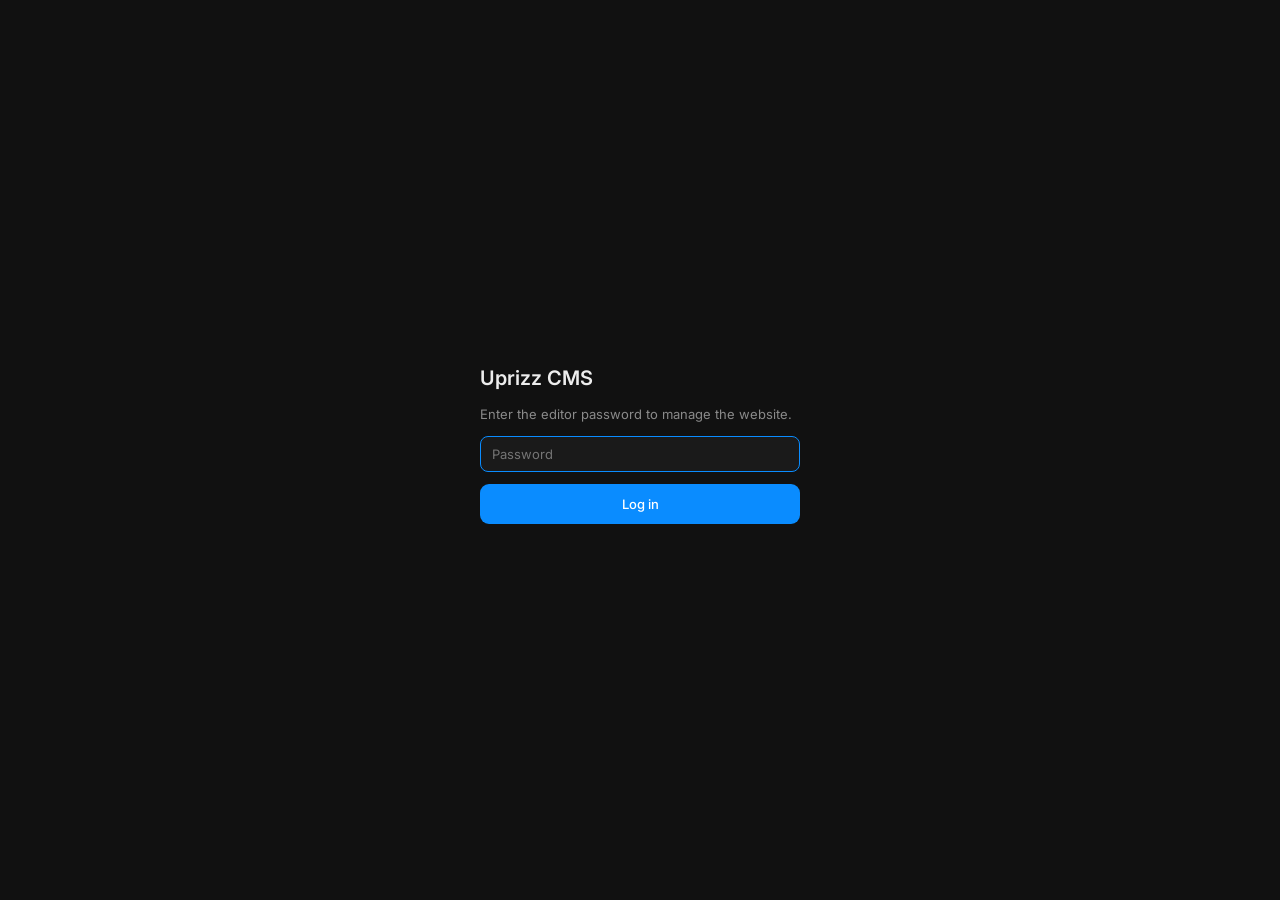
<file: admin/index.html>
<!DOCTYPE html>
<html lang="en">
<head>
<meta charset="UTF-8">
<meta name="viewport" content="width=device-width, initial-scale=1.0">
<meta name="robots" content="noindex, nofollow">
<title>Uprizz CMS</title>
<link rel="icon" type="image/svg+xml" href="/favicon.svg">
<link rel="preconnect" href="https://fonts.googleapis.com">
<link rel="preconnect" href="https://fonts.gstatic.com" crossorigin>
<link href="https://fonts.googleapis.com/css2?family=Inter:wght@400;500;600&display=swap" rel="stylesheet">
<style>
/* Uprizz CMS — edits _build/content.json (homepage) and _build/projects.json (projects),
   uploads images, and publishes through the editor helper (Cloudflare Worker). */
:root{--bg:#111;--panel:#161616;--panel2:#1c1c1c;--line:#262626;--line2:#303030;--ink:#ededed;--mute:#8a8a8a;--dim:#5c5c5c;
  --blue:#0a8cff;--blue2:#0a8cff22;--green:#3ecf6e;--amber:#f5b041;--red:#ff5c5c;--r:10px}
*{box-sizing:border-box;margin:0;padding:0;min-width:0}
html,body{height:100%}
body{background:var(--bg);color:var(--ink);font:13px/1.45 Inter,system-ui,sans-serif;-webkit-font-smoothing:antialiased;overflow:hidden}
button,input,textarea,select{font:inherit;color:inherit}
button{cursor:pointer;background:none;border:0}
a{color:inherit}
.hidden{display:none!important}
::selection{background:#0a8cff55}
:focus-visible{outline:2px solid var(--blue);outline-offset:1px}

/* ---------- shell ---------- */
.app{display:grid;grid-template-columns:260px 1fr;grid-template-rows:56px 1fr;height:100vh}
.top{grid-column:1/3;display:flex;align-items:center;gap:12px;padding:0 14px;border-bottom:1px solid var(--line);background:var(--bg)}
.brand{display:flex;align-items:center;gap:9px;height:36px;padding:0 12px;border-radius:9px;background:var(--panel2);font-weight:600}
.brand img{width:18px;height:18px;border-radius:4px}
.crumb{margin:0 auto;display:flex;align-items:center;gap:8px;color:var(--mute)}
.crumb b{color:var(--ink);font-weight:500}
.chip{display:inline-flex;align-items:center;gap:6px;height:24px;padding:0 9px;border-radius:6px;background:var(--panel2);color:var(--mute);font-size:12px}
.chip i{width:7px;height:7px;border-radius:50%;background:var(--dim)}
.chip.ok i{background:var(--green)}.chip.busy i{background:var(--amber);animation:pulse 1s infinite}.chip.bad i{background:var(--red)}
@keyframes pulse{50%{opacity:.3}}
.tbtn{height:32px;padding:0 12px;border-radius:8px;background:var(--panel2);display:inline-flex;align-items:center;gap:7px;color:var(--ink);transition:background .2s}
.tbtn:hover{background:#252525}
.tbtn svg{width:15px;height:15px;stroke:currentColor;fill:none;stroke-width:1.6}
.pub{background:var(--blue);color:#fff;font-weight:500}
.pub:hover{background:#2a9bff}
.pub:disabled{background:var(--panel2);color:var(--dim);cursor:default}
.pub .n{background:#ffffff33;border-radius:10px;padding:0 6px;font-size:11px}

.side{border-right:1px solid var(--line);padding:14px 10px;overflow:auto;display:flex;flex-direction:column;gap:2px}
.side h5{font-size:11px;font-weight:500;color:var(--dim);text-transform:uppercase;letter-spacing:.06em;margin:14px 10px 6px}
.side h5:first-child{margin-top:4px}
.nav-i{text-decoration:none;display:flex;align-items:center;gap:10px;width:100%;height:36px;padding:0 10px;border-radius:8px;color:#cfcfcf;text-align:left;transition:background .15s}
.nav-i:hover{background:var(--panel2)}
.nav-i.on{background:#222;color:#fff}
.nav-i svg{width:16px;height:16px;stroke:var(--mute);fill:none;stroke-width:1.5;flex:none}
.nav-i .c{margin-left:auto;color:var(--dim);font-size:12px}
.nav-i .dot{width:6px;height:6px;border-radius:50%;background:var(--blue);margin-left:auto}
.side .foot{margin-top:auto;padding-top:14px;border-top:1px solid var(--line);display:flex;flex-direction:column;gap:2px}

.main{overflow:auto;position:relative}
.bar{position:sticky;top:0;z-index:3;display:flex;align-items:center;gap:6px;height:56px;padding:0 18px;border-bottom:1px solid var(--line);background:var(--bg)}
.bar h2{font-size:15px;font-weight:600;margin-right:8px}
.bar .count{color:var(--dim)}
.ibtn{width:32px;height:32px;border-radius:8px;display:grid;place-items:center;color:#cfcfcf}
.ibtn:hover{background:var(--panel2)}
.ibtn svg{width:17px;height:17px;stroke:currentColor;fill:none;stroke-width:1.6}
.search{display:flex;align-items:center;gap:6px;height:32px;padding:0 10px;border-radius:8px;background:var(--panel2);margin-left:auto;width:220px}
.search svg{width:14px;height:14px;stroke:var(--mute);fill:none;stroke-width:1.7}
.search input{background:none;border:0;outline:0;width:100%}

/* ---------- table ---------- */
table{width:100%;border-collapse:collapse}
th{font-weight:400;color:var(--mute);text-align:left;height:44px;padding:0 14px;border-bottom:1px solid var(--line);white-space:nowrap}
td{height:64px;padding:0 14px;border-bottom:1px solid var(--line);border-right:1px solid var(--line);white-space:nowrap;overflow:hidden;text-overflow:ellipsis;max-width:320px;color:#bdbdbd}
td:last-child{border-right:0}
tbody tr{cursor:pointer;transition:background .12s}
tbody tr:hover{background:#171717}
tbody tr.sel{background:#1a1f26}
tbody tr.drag{opacity:.4}
tbody tr.over td{box-shadow:inset 0 2px 0 var(--blue)}
td.h{width:34px;color:var(--dim);cursor:grab;padding:0 0 0 14px;border-right:0}
td.h svg{width:14px;height:14px;fill:currentColor}
td.t{color:#fff;font-weight:500}
.thumb{width:72px;height:42px;border-radius:7px;background:#222 center/cover no-repeat;border:1px solid #2a2a2a}
.thumb.sq{width:42px}
.thumb.logo{background-size:contain;background-color:#fafafa;background-origin:content-box;padding:6px}
.pill{display:inline-flex;align-items:center;height:26px;padding:0 10px;border-radius:7px;background:#222;color:#cfcfcf;font-size:12px}
.pill.blue{background:var(--blue2);color:#4fb0ff}
.pill.mute{color:var(--dim)}
.pill.amber{background:#f5b04122;color:var(--amber)}
.swatch{display:inline-block;width:18px;height:18px;border-radius:5px;vertical-align:middle;border:1px solid #333}
.empty{padding:60px;text-align:center;color:var(--dim)}

/* ---------- forms ---------- */
.form{max-width:760px;margin:0 auto;padding:26px 28px 120px}
.form .lead{color:var(--mute);margin:-4px 0 18px}
.row{display:grid;grid-template-columns:180px minmax(0,1fr);gap:16px;padding:12px 0;border-bottom:1px solid var(--line);align-items:start}
.row>label{padding-top:8px;color:#d6d6d6}
.row>label small{display:block;color:var(--dim);font-size:11.5px;margin-top:2px;line-height:1.35}
.grp{color:var(--mute);font-size:13px;padding:30px 0 10px;border-bottom:1px solid var(--line)}
.inp,.ta,select.inp{width:100%;background:var(--panel2);border:1px solid transparent;border-radius:8px;padding:8px 11px;outline:0;transition:border-color .15s,background .15s}
.inp:hover,.ta:hover{background:#202020}
.inp:focus,.ta:focus{border-color:var(--blue);background:#1a1a1a}
.ta{resize:vertical;min-height:72px;line-height:1.5}
.ta.big{min-height:130px}
.hint{color:var(--dim);font-size:11.5px;margin-top:6px}
.hint.warn{color:var(--amber)}
.ctr{float:right;color:var(--dim);font-size:11px}
.ctr.over{color:var(--amber)}
.url{display:flex;align-items:center;gap:6px;color:var(--mute);margin-top:7px;font-size:12px}
.url svg{width:13px;height:13px;stroke:currentColor;fill:none;stroke-width:1.5}
.tog{position:relative;width:38px;height:22px;border-radius:12px;background:#333;transition:background .2s;margin-top:5px}
.tog:after{content:"";position:absolute;left:3px;top:3px;width:16px;height:16px;border-radius:50%;background:#fff;transition:transform .2s}
.tog.on{background:var(--blue)}.tog.on:after{transform:translateX(16px)}
.colorw{display:flex;gap:8px;align-items:center}
.colorw input[type=color]{width:38px;height:34px;border:0;border-radius:8px;background:none;padding:0;cursor:pointer}
.colorw .inp{width:120px}
.pairs{display:flex;flex-direction:column;gap:6px}
.pair{display:grid;grid-template-columns:140px 1fr 30px;gap:6px}
.mini{height:32px;border-radius:7px;display:grid;place-items:center;color:var(--mute)}
.mini:hover{background:#262626;color:#fff}
.add{display:inline-flex;align-items:center;gap:6px;color:var(--blue);padding:6px 0;font-weight:500}
.cols{display:grid;gap:6px}
.cols .c{display:grid;grid-template-columns:120px 1fr;gap:8px;align-items:center;color:var(--mute)}

/* image field */
.img{display:flex;gap:12px;align-items:flex-start}
.imgbox{position:relative;width:200px;aspect-ratio:var(--ar,1.6);border-radius:9px;background:#1d1d1d center/cover no-repeat;border:1px dashed #333;display:grid;place-items:center;color:var(--dim);overflow:hidden;transition:border-color .2s}
.imgbox.has{border-style:solid;border-color:#2a2a2a}
.imgbox.logo{background-size:contain;background-color:#fafafa;background-origin:content-box;padding:12px}
.imgbox.drop{border-color:var(--blue);background-color:#0a8cff14}
.imgbox .x{position:absolute;top:6px;right:6px;width:22px;height:22px;border-radius:50%;background:#000c;color:#fff;font-size:13px;line-height:22px;text-align:center;opacity:0;transition:opacity .2s}
.imgbox:hover .x{opacity:1}
.imgside{display:flex;flex-direction:column;gap:6px;padding-top:2px}
.imgside .tbtn{height:30px}
.imgside .meta{color:var(--dim);font-size:11.5px;max-width:240px;word-break:break-all}
.new{color:#4fb0ff}

/* gallery */
.gal{display:grid;grid-template-columns:repeat(auto-fill,minmax(132px,1fr));gap:8px}
.gt{position:relative;border-radius:8px;overflow:hidden;background:#1d1d1d center/cover no-repeat;aspect-ratio:1.25;border:1px solid #2a2a2a;cursor:grab}
.gt.portrait{aspect-ratio:.8}
.gt.drag{opacity:.4}.gt.over{outline:2px solid var(--blue)}
.gt .bar2{position:absolute;left:0;right:0;bottom:0;display:flex;justify-content:space-between;padding:5px;background:linear-gradient(transparent,#000a);opacity:0;transition:opacity .2s}
.gt:hover .bar2{opacity:1}
.gt .bar2 button{height:22px;padding:0 7px;border-radius:5px;background:#000b;color:#fff;font-size:11px}
.gt .n{position:absolute;left:6px;top:6px;font-size:11px;background:#000a;border-radius:5px;padding:1px 6px;color:#ddd}
.gadd{border:1px dashed #333;border-radius:8px;display:grid;place-items:center;color:var(--mute);aspect-ratio:1.25;transition:border-color .2s,color .2s}
.gadd:hover,.gadd.drop{border-color:var(--blue);color:var(--blue)}

/* ---------- drawer ---------- */
.shade{position:fixed;inset:0;background:#0008;z-index:20;opacity:0;pointer-events:none;transition:opacity .25s}
.shade.on{opacity:1;pointer-events:auto}
.drawer{position:fixed;top:0;right:0;bottom:0;width:min(760px,100vw);background:var(--bg);border-left:1px solid var(--line);z-index:21;transform:translateX(100%);transition:transform .32s cubic-bezier(.2,.8,.2,1);display:flex;flex-direction:column}
.drawer.on{transform:none}
.dh{display:flex;align-items:center;gap:6px;height:56px;padding:0 14px;border-bottom:1px solid var(--line)}
.dh h3{font-size:14px;font-weight:600;margin-right:auto;overflow:hidden;text-overflow:ellipsis;white-space:nowrap}
.db{overflow:auto;flex:1}
.db .form{padding-top:8px}
.danger{color:var(--red)}
.df{height:44px;display:flex;align-items:center;padding:0 18px;border-top:1px solid var(--line);color:var(--mute);font-size:12px}

/* ---------- toasts, modal, login ---------- */
.toasts{position:fixed;left:50%;bottom:22px;transform:translateX(-50%);z-index:60;display:flex;flex-direction:column;gap:8px;align-items:center}
.toast{background:#222;border:1px solid #333;border-radius:10px;padding:10px 14px;display:flex;gap:12px;align-items:center;box-shadow:0 10px 30px #0008;animation:tin .25s}
.toast.err{border-color:#5a2a2a;background:#2a1717}
.toast button{color:var(--blue);font-weight:500}
@keyframes tin{from{opacity:0;transform:translateY(8px)}}
.modal{position:fixed;inset:0;z-index:40;background:#000b;display:grid;place-items:center;padding:20px}
.mbox{background:var(--panel);border:1px solid var(--line2);border-radius:14px;width:min(560px,100%);max-height:85vh;overflow:auto}
.mbox.wide{width:min(1280px,100%);height:88vh;display:flex;flex-direction:column;max-height:none}
.mh{display:flex;align-items:center;gap:8px;padding:14px 16px;border-bottom:1px solid var(--line)}
.mh h3{font-size:14px;font-weight:600;margin-right:auto}
.mb{padding:16px}
.hist{display:flex;flex-direction:column}
.hist div{display:flex;gap:12px;align-items:center;padding:10px 0;border-bottom:1px solid var(--line)}
.hist div span{flex:1}
.hist small{color:var(--dim);display:block}
.pvwrap{flex:1;position:relative;background:#fff}
.pvwrap iframe{position:absolute;inset:0;width:100%;height:100%;border:0}
.pvwrap .load{position:absolute;inset:0;display:grid;place-items:center;background:var(--panel);color:var(--mute)}
.seg{display:flex;background:var(--panel2);border-radius:8px;padding:2px}
.seg button{height:28px;padding:0 10px;border-radius:6px;color:var(--mute)}
.seg button.on{background:#2a2a2a;color:#fff}
.login{position:fixed;inset:0;z-index:50;background:var(--bg);display:grid;place-items:center}
.login form{width:320px;display:flex;flex-direction:column;gap:12px}
.login h1{font-size:20px;font-weight:600}
.login p{color:var(--mute)}
.login .pub{height:40px;justify-content:center;border-radius:9px}
.err{color:var(--red)}
@media (max-width:860px){.app{grid-template-columns:1fr}.side{display:none}.row{grid-template-columns:1fr;gap:6px}.row>label{padding-top:0}.crumb{display:none}}
</style>
</head>
<body>

<div class="login hidden" id="login">
  <form id="loginForm">
    <h1>Uprizz CMS</h1>
    <p>Enter the editor password to manage the website.</p>
    <input class="inp" id="pw" type="password" placeholder="Password" autocomplete="current-password" required>
    <button class="tbtn pub" type="submit">Log in</button>
    <p class="err" id="loginErr"></p>
  </form>
</div>

<div class="app">
  <header class="top">
    <span class="brand"><img src="/apple-touch-icon.png" alt="">CMS</span>
    <div class="crumb"><b>uprizz.com</b><span class="chip" id="deploy"><i></i><span>Checking…</span></span></div>
    <button class="tbtn" id="histBtn" title="Publish history"><svg viewBox="0 0 24 24"><path d="M3 12a9 9 0 1 0 3-6.7L3 8"/><path d="M3 3v5h5M12 7v5l3 2"/></svg>History</button>
    <button class="tbtn" id="pvBtn"><svg viewBox="0 0 24 24"><path d="M2 12s3.5-7 10-7 10 7 10 7-3.5 7-10 7S2 12 2 12z"/><circle cx="12" cy="12" r="3"/></svg>Preview</button>
    <button class="tbtn" id="discardBtn" title="Discard all unpublished changes">Discard</button>
    <button class="tbtn pub" id="pubBtn" disabled>Publish <span class="n hidden" id="pubN"></span></button>
  </header>
  <aside class="side" id="side"></aside>
  <main class="main" id="main"><div class="empty">Loading content…</div></main>
</div>

<div class="shade" id="shade"></div>
<aside class="drawer" id="drawer" aria-label="Edit item">
  <div class="dh">
    <h3 id="dTitle"></h3>
    <button class="tbtn" id="dDup">Duplicate</button>
    <button class="tbtn danger" id="dDel">Delete</button>
    <button class="tbtn" id="dDone" title="Close this panel (your changes are kept)">Done</button>
    <button class="tbtn pub" id="dPub" disabled>Publish <span class="n hidden" id="dPubN"></span></button>
  </div>
  <div class="db" id="dBody"></div>
  <div class="df"><span id="dHint"></span></div>
</aside>
<div class="toasts" id="toasts"></div>

<script>
/* ============================================================
   Config
   ============================================================ */
const API = 'https://uprizz-editor.ergimema06.workers.dev';
const REPO = 'ergimema06-spec/uprizz-website';
const RAW = `https://raw.githubusercontent.com/${REPO}/main/`;
const FILES = { content: '_build/content.json', projects: '_build/projects.json' };
const $ = id => document.getElementById(id);
const esc = s => String(s ?? '').replace(/[&<>"']/g, c => ({ '&': '&amp;', '<': '&lt;', '>': '&gt;', '"': '&quot;', "'": '&#39;' }[c]));
const slugify = s => String(s || '').toLowerCase().normalize('NFKD').replace(/[̀-ͯ]/g, '').replace(/[^a-z0-9]+/g, '-').replace(/^-+|-+$/g, '').slice(0, 60) || 'item';
const clone = o => JSON.parse(JSON.stringify(o));
const serialize = o => JSON.stringify(o, null, 2) + '\n';

const S = {
  token: null,
  base: {},            // file -> {sha, text}  (what is on GitHub)
  data: {},            // file -> parsed object (being edited)
  uploads: {},         // image path -> {base64, url}  (not published yet)
  local: {},           // image path -> blob url (published this session; may not be deployed yet)
  view: { type: 'col', id: 'projects' },
  open: null,          // index of the item open in the drawer
  q: '',
  autoSlug: new WeakSet(), // new projects whose slug still follows the title
  oldSlugs: new Set(),     // projects that already exist on GitHub (have a default cover.jpg)
};
function uniqueSlug(base, self) {
  base = slugify(base); let s = base, n = 2;
  while (S.data.projects && S.data.projects.some(p => p !== self && p.slug === s)) s = `${base}-${n++}`;
  return s;
}

/* ============================================================
   API + GitHub
   ============================================================ */
async function api(path, body) {
  const r = await fetch(API + path, {
    method: body ? 'POST' : 'GET',
    headers: { 'Content-Type': 'application/json', ...(S.token ? { Authorization: 'Bearer ' + S.token } : {}) },
    body: body ? JSON.stringify(body) : undefined,
  });
  const j = await r.json().catch(() => ({}));
  if (r.status === 401 && path !== '/api/login') { showLogin(); throw new Error('Please log in again.'); }
  if (!r.ok) throw new Error(j.error || 'Request failed (' + r.status + ')');
  return j;
}
async function blobSha(text) {
  const body = new TextEncoder().encode(text), head = new TextEncoder().encode('blob ' + body.length + '\0');
  const all = new Uint8Array(head.length + body.length); all.set(head); all.set(body, head.length);
  return [...new Uint8Array(await crypto.subtle.digest('SHA-1', all))].map(b => b.toString(16).padStart(2, '0')).join('');
}
async function loadFile(path) {
  // The GitHub API is always fresh; raw.githubusercontent.com is the fallback (cached a few minutes).
  try {
    const r = await fetch(`https://api.github.com/repos/${REPO}/contents/${path}?ref=main&t=${Date.now()}`, { cache: 'no-store', headers: { Accept: 'application/vnd.github+json' } });
    if (r.ok) {
      const j = await r.json(); const bin = atob(j.content.replace(/\n/g, ''));
      const text = new TextDecoder().decode(Uint8Array.from(bin, c => c.charCodeAt(0)));
      return { sha: j.sha, text };
    }
  } catch (e) {}
  const r = await fetch(RAW + path + '?t=' + Date.now(), { cache: 'no-store' });
  if (!r.ok) throw new Error('Could not load ' + path);
  const text = await r.text();
  return { sha: await blobSha(text), text };
}
const imgUrl = p => !p ? '' : /^(https?:)?\/\//.test(p) ? p : (S.uploads[p] && S.uploads[p].url) || S.local[p] || RAW + p.replace(/^\//, '');

/* ============================================================
   Drafts (IndexedDB, survives reloads until published)
   ============================================================ */
const idb = (() => {
  let db; const open = () => db || (db = new Promise((ok, bad) => { const r = indexedDB.open('uprizz-cms', 1); r.onupgradeneeded = () => r.result.createObjectStore('kv'); r.onsuccess = () => ok(r.result); r.onerror = () => bad(r.error); }));
  const tx = async (mode, fn) => { const d = await open(); return new Promise((ok, bad) => { const t = d.transaction('kv', mode); const q = fn(t.objectStore('kv')); t.oncomplete = () => ok(q && q.result); t.onerror = () => bad(t.error); }); };
  return { get: k => tx('readonly', s => s.get(k)).catch(() => null), set: (k, v) => tx('readwrite', s => s.put(v, k)).catch(() => {}), del: k => tx('readwrite', s => s.delete(k)).catch(() => {}) };
})();
let saveT;
function saveDraft() {
  clearTimeout(saveT);
  saveT = setTimeout(() => {
    if (!isDirty()) { idb.del('draft'); return; }
    const uploads = {}; for (const [p, u] of Object.entries(S.uploads)) uploads[p] = { base64: u.base64, type: u.type };
    idb.set('draft', { base: { content: S.base.content.sha, projects: S.base.projects.sha }, data: S.data, uploads, at: Date.now() });
  }, 300);
}
function b64ToUrl(b64, type) { const bin = atob(b64); return URL.createObjectURL(new Blob([Uint8Array.from(bin, c => c.charCodeAt(0))], { type: type || 'image/jpeg' })); }

/* ============================================================
   Dirty state + publish
   ============================================================ */
const dirtyFiles = () => Object.keys(FILES).filter(k => S.base[k] && serialize(S.data[k]) !== S.base[k].norm);
const usedUploads = () => { const all = serialize(S.data.content) + serialize(S.data.projects); return Object.keys(S.uploads).filter(p => all.includes(p)); };
const isDirty = () => dirtyFiles().length > 0;
function changed() {
  const n = dirtyFiles().length ? changeSummary().length : 0;
  for (const [b, c] of [['pubBtn', 'pubN'], ['dPub', 'dPubN']]) { $(b).disabled = !n || publishing; $(c).textContent = n; $(c).classList.toggle('hidden', !n); }
  $('dHint').textContent = n ? 'Saved as a draft. Press Publish to put it live.' : 'Everything is published.';
  $('discardBtn').classList.toggle('hidden', !n);
  renderSide(); saveDraft();
}
/** Human list of what changed, for the button count and the commit message. */
function changeSummary() {
  const out = [];
  if (S.base.content && serialize(S.data.content) !== S.base.content.norm) {
    const before = JSON.parse(S.base.content.text);
    for (const k of Object.keys(S.data.content)) if (JSON.stringify(S.data.content[k]) !== JSON.stringify(before[k])) out.push(LABELS[k] || k);
  }
  if (S.base.projects && serialize(S.data.projects) !== S.base.projects.norm) {
    const before = JSON.parse(S.base.projects.text), bySlug = Object.fromEntries(before.map(p => [p.slug, JSON.stringify(p)]));
    const names = S.data.projects.filter(p => bySlug[p.slug] !== JSON.stringify(p)).map(p => p.name);
    const removed = before.filter(p => !S.data.projects.some(x => x.slug === p.slug)).map(p => p.name + ' (removed)');
    const order = before.map(p => p.slug).join() !== S.data.projects.map(p => p.slug).join() && !names.length && !removed.length ? ['order'] : [];
    out.push('Projects' + ([...names, ...removed, ...order].length ? ': ' + [...names, ...removed, ...order].join(', ') : ''));
  }
  return out;
}
const LABELS = { seo: 'SEO', hero: 'Hero', logos: 'Client logos', work: 'Selected work', comparison: 'Comparison', process: 'Steps', pricing: 'Pricing', testimonials: 'Testimonials', faq: 'FAQ', contact: 'Contact & footer' };

let publishing = false;
async function publish() {
  const files = dirtyFiles(); if (!files.length) return;
  const before = new Set(JSON.parse(S.base.projects.text).map(p => p.slug));
  const missing = S.data.projects.filter(p => !p.draft && (!p.name || (!before.has(p.slug) && !p.cover)));
  if (missing.length && !confirm(`${missing.map(p => p.name || 'An untitled project').join(', ')} ${missing.length > 1 ? 'are' : 'is'} missing a title or cover image and will look unfinished on the site. Publish anyway? (Tip: turn on “Hide from site” to publish it as a draft.)`)) return;
  const featured = S.data.projects.filter(p => p.featured && !p.draft).length;
  if (featured > 3 && !confirm(`${featured} projects are set to show on the homepage, but only the first 3 will appear. Publish anyway?`)) return;
  publishing = true; for (const b of ['pubBtn', 'dPub']) { $(b).disabled = true; $(b).firstChild.textContent = 'Publishing… '; }
  try {
    const summary = changeSummary();
    const changes = [];
    for (const k of files) changes.push({ path: FILES[k], baseSha: S.base[k].sha, after: serialize(S.data[k]) });
    const imgs = usedUploads().map(p => ({ path: p, base64: S.uploads[p].base64 }));
    const r = await api('/api/publish', { changes, images: imgs, summary: 'CMS: ' + summary.join(' · ') });
    for (const k of files) { const t = serialize(S.data[k]); S.base[k] = { sha: await blobSha(t), text: t, norm: t }; }
    S.oldSlugs = new Set(S.data.projects.map(p => p.slug));
    for (const p of Object.keys(S.uploads)) { S.local[p] = S.uploads[p].url; }
    S.uploads = {}; await idb.del('draft');
    toast('Published. The site updates in about a minute.', { label: 'Undo', fn: () => undo(r.commit) });
    pollDeploy(r.commit);
  } catch (e) {
    toast(/changed since/.test(e.message) ? 'Someone else changed the site while you were editing. Reload the CMS to get the latest version, then redo your change.' : e.message, null, true);
  } finally { publishing = false; for (const b of ['pubBtn', 'dPub']) $(b).firstChild.textContent = 'Publish '; changed(); if (S.view.type === 'col') renderCollection($('main'), S.view.id); }
}
async function undo(commit) {
  if (isDirty() && !confirm('Undoing will reload the CMS and drop your unpublished changes. Continue?')) return;
  try { const r = await api('/api/undo', { commit }); toast('Undone. The site goes back in about a minute.'); await idb.del('draft'); await load(true); pollDeploy(r.commit); }
  catch (e) { toast(e.message, null, true); }
}
async function discard() {
  if (!confirm('Discard all unpublished changes?')) return;
  for (const k of Object.keys(FILES)) S.data[k] = JSON.parse(S.base[k].text);
  S.uploads = {}; await idb.del('draft'); closeDrawer(); render(); changed(); toast('Changes discarded.');
}

/* deploy status */
let pollT;
async function pollDeploy(sha) {
  clearTimeout(pollT);
  const el = $('deploy'), txt = el.querySelector('span');
  try {
    const s = await api('/api/status');
    const d = s.deploy, same = !sha || (d && d.sha && sha.startsWith(d.sha.slice(0, 7))) || (d && d.sha === sha);
    if (d && same && d.status === 'completed') {
      el.className = 'chip ' + (d.conclusion === 'success' ? 'ok' : 'bad');
      txt.textContent = d.conclusion === 'success' ? 'Live' : 'Deploy failed';
      if (d.conclusion !== 'success') el.onclick = () => open(`https://github.com/${REPO}/actions`, '_blank');
      return;
    }
    el.className = 'chip busy'; txt.textContent = 'Publishing…';
  } catch (e) { el.className = 'chip'; txt.textContent = 'Offline'; return; }
  pollT = setTimeout(() => pollDeploy(sha), 6000);
}

/* ============================================================
   Images
   ============================================================ */
const fileToB64 = blob => new Promise(ok => { const r = new FileReader(); r.onload = () => ok(String(r.result).split(',')[1]); r.readAsDataURL(blob); });
/** Resize + convert a picked file. Logos keep PNG/SVG so transparency survives; photos become JPEG ≤1800px. */
async function processImage(file, { logo = false, max = 1800 } = {}) {
  if (!/^image\//.test(file.type)) throw new Error('That file is not an image.');
  if (file.type === 'image/svg+xml') return { blob: file, ext: 'svg', type: file.type, w: 0, h: 0 };
  const bmp = await createImageBitmap(file);
  const sc = Math.min(1, max / Math.max(bmp.width, bmp.height)), w = Math.round(bmp.width * sc), h = Math.round(bmp.height * sc);
  const cv = document.createElement('canvas'); cv.width = w; cv.height = h; const g = cv.getContext('2d');
  const png = logo && file.type === 'image/png';
  if (!png) { g.fillStyle = '#fff'; g.fillRect(0, 0, w, h); }
  g.drawImage(bmp, 0, 0, w, h);
  const type = png ? 'image/png' : 'image/jpeg';
  const blob = await new Promise(ok => cv.toBlob(ok, type, 0.84));
  return { blob, ext: png ? 'png' : 'jpg', type, w, h };
}
async function addUpload(file, dir, base, opts) {
  const im = await processImage(file, opts);
  const path = `${dir}/${slugify(base)}-${Date.now().toString(36)}.${im.ext}`;
  S.uploads[path] = { base64: await fileToB64(im.blob), url: URL.createObjectURL(im.blob), type: im.type };
  return { path, w: im.w, h: im.h };
}
function pickFiles(multiple) {
  return new Promise(ok => { const i = document.createElement('input'); i.type = 'file'; i.accept = 'image/*'; i.multiple = !!multiple; i.onchange = () => ok([...i.files]); i.click(); });
}

/* ============================================================
   Schema: collections (lists) and sections (single settings)
   ============================================================ */
const C = () => S.data.content;
const projDir = p => `images/projects/${p.slug}`;
const COLLECTIONS = {
  projects: {
    label: 'Projects', icon: 'grid', file: 'projects', list: () => S.data.projects,
    title: p => p.name || 'Untitled project', thumb: p => p.cover || (S.oldSlugs.has(p.slug) ? `images/projects/${p.slug}/cover.jpg` : ''),
    cols: [['Status', p => p.draft ? '<span class="pill mute">Draft</span>' : S.oldSlugs.has(p.slug) ? '<span class="pill blue">Live</span>' : '<span class="pill amber">Not published</span>'], ['Category', p => esc(p.category)], ['Year', p => esc(p.year)], ['Homepage', p => p.featured ? '<span class="pill blue">Featured</span>' : '<span class="pill mute">—</span>'], ['Photos', p => (p.gallery || []).length]],
    hint: 'Projects appear on the Work page in this order (drag to reorder). New projects are added at the top. Turn on “Show on homepage” for up to 3.',
    addLabel: 'New project', addFirst: true, autoSlug: true,
    make: () => ({ slug: uniqueSlug('new-project'), name: '', category: '', year: new Date().getFullYear(), scope: [], timeline: '', intro: '', challenge: [], solution: [], process: [], conclusion: [], gallery: [], cover: '' }),
    fields: [
      { k: 'name', t: 'text', label: 'Title', placeholder: 'Project name' },
      { k: 'slug', t: 'slug', label: 'Slug', hint: 'The page address. Fills in from the title; letters, numbers and dashes.' },
      { k: 'draft', t: 'toggle', label: 'Hide from site', hint: 'Draft: saved, but not shown anywhere on the website yet.' },
      { k: 'featured', t: 'toggle', label: 'Show on homepage', hint: 'Up to 3 projects' },
      { k: 'logo', t: 'image', label: 'Client logo', hint: 'Shown top-left on the project page. PNG or SVG with a transparent background, dark logo. Leave empty to show the project name instead.', ar: 3, dir: projDir },
      { k: 'cover', t: 'image', label: 'Cover', hint: '16:10 · about 1400px wide', ar: 1.6, dir: projDir, def: p => S.oldSlugs.has(p.slug) ? `images/projects/${p.slug}/cover.jpg` : '' },
      { k: 'category', t: 'text', label: 'Category', hint: 'e.g. Brand Identity' },
      { k: 'year', t: 'number', label: 'Year' },
      { k: 'summary', t: 'text', label: 'Work page line', hint: 'One short line shown under the picture on the Work page. Leave empty to use the first sentence of the Overview.' },
      { k: 'scope', t: 'tags', label: 'Scope tags', hint: 'Comma separated. Shown as small tags when hovering a project on the Work page.' },
      { k: 'timeline', t: 'text', label: 'Timeline', hint: 'e.g. 3 weeks' },
      { t: 'group', label: 'The Brief' },
      { k: 'headline', t: 'text', label: 'Headline', hint: 'One sentence shown at the top of the project page. Leave empty to use the first sentence of the Overview.' },
      { k: 'intro', t: 'textarea', label: 'Overview', hint: 'Shown at the top of the project page and in Google results.' },
      { k: 'challenge', t: 'paras', label: 'Challenge' },
      { k: 'solution', t: 'paras', label: 'Solution' },
      { k: 'process', t: 'paras', label: 'Process' },
      { k: 'conclusion', t: 'paras', label: 'Conclusion' },
      { t: 'group', label: 'Project Content' },
      { k: 'gallery', t: 'gallery', label: 'Images', hint: 'Drag to reorder. Wide photos alternate full-width and paired; tall photos are always paired.', dir: projDir },
    ],
  },
  testimonials: {
    label: 'Testimonials', icon: 'quote', list: () => C().testimonials.items,
    title: x => x.name, thumb: x => x.photo || x.avatar, sq: true,
    cols: [['Role', x => esc(x.role)], ['Quote', x => esc(x.quote)]],
    hint: 'Each slide shows the quote on the left and the photo on the right.',
    make: () => ({ name: '', role: '', quote: '', photo: '', avatar: '' }),
    fields: [
      { k: 'name', t: 'text', label: 'Name', placeholder: 'Full name' },
      { k: 'role', t: 'text', label: 'Role, Company', placeholder: 'Founder, Company', hint: 'Shown after the name, under the quote.' },
      { k: 'quote', t: 'textarea', label: 'Quote', big: true },
      { k: 'photo', t: 'image', label: 'Photo', hint: 'The large photo on the right of the card. About 1.15:1, at least 900px wide. If empty, the small photo is stretched to fill it (looks blurry).', ar: 1.15, dir: () => 'images/cms' },
      { k: 'avatar', t: 'image', label: 'Small round photo', hint: 'Optional. Used in the row of small photos above the heading (first 4 people).', ar: 1, dir: () => 'images/cms', small: true },
    ],
  },
  faq: {
    label: 'FAQ', icon: 'help', list: () => C().faq.items,
    title: x => x.question, cols: [['Answer', x => esc(x.answer)]],
    make: () => ({ question: 'New question?', answer: '' }),
    fields: [{ k: 'question', t: 'text', label: 'Question' }, { k: 'answer', t: 'textarea', label: 'Answer', big: true }],
  },
  logos: {
    label: 'Client logos', icon: 'star', list: () => C().logos,
    title: x => x.name, thumb: x => x.image, logo: true, cols: [],
    hint: 'Logos scroll in this order in the strip under the hero.',
    make: () => ({ name: 'New client', image: '' }),
    fields: [{ k: 'name', t: 'text', label: 'Client name', hint: 'Used as the image description for Google and screen readers.' },
             { k: 'image', t: 'image', label: 'Logo', hint: 'SVG or transparent PNG works best.', ar: 1.85, dir: () => 'images/cms', logo: true }],
  },
  plans: {
    label: 'Pricing plans', icon: 'tag', list: () => C().pricing.plans,
    title: x => x.name, cols: [['Price', x => esc(x.price)], ['Highlighted', x => x.highlight ? '<span class="pill blue">Yes</span>' : '<span class="pill mute">—</span>'], ['Features', x => x.features.length]],
    make: () => ({ name: 'New plan', price: '$0', highlight: false, features_title: 'Includes:', features: [], bonus: '', button_text: 'Start Now', button_link: '#contact' }),
    fields: [
      { k: 'name', t: 'text', label: 'Plan name' }, { k: 'price', t: 'text', label: 'Price' },
      { k: 'highlight', t: 'toggle', label: 'Most popular', hint: 'Bigger card with a "Most popular" tag' },
      { k: 'features_title', t: 'text', label: 'List title' },
      { k: 'features', t: 'lines', label: 'Features', hint: 'One per line.' },
      { k: 'excluded', t: 'lines', label: 'Not included', hint: 'Optional. One per line, shown faded after the features so every card lists the same number of items.' },
      { k: 'spots', t: 'text', label: 'Spots left', hint: 'Optional, e.g. Only 3 spots left. Shown under the button with a red dot.' },
      { k: 'bonus', t: 'text', label: 'Extra feature', hint: 'Optional. Shown last, in darker text.' },
      { k: 'button_text', t: 'text', label: 'Button text' }, { k: 'button_link', t: 'text', label: 'Button link', hint: '#contact, #pricing or a full https:// address' },
    ],
  },
  steps: {
    label: 'Steps', icon: 'list', list: () => C().process.steps,
    title: x => x.title, thumb: x => x.image, sw: x => x.color, cols: [['Menu label', x => esc(x.menu)], ['Text', x => esc(x.text)]],
    hint: '“Order today, launch in 48 hours” cards. Numbers follow the order.',
    make: () => ({ menu: 'New step', title: 'New step', text: '', image: '', color: '#ed6c47' }),
    fields: [
      { k: 'menu', t: 'text', label: 'Menu label', hint: 'Shown in the list on the left' },
      { k: 'title', t: 'text', label: 'Title' }, { k: 'text', t: 'textarea', label: 'Text' },
      { k: 'image', t: 'image', label: 'Image', hint: 'Optional. Replaces the coloured number panel (about 1.3:1).', ar: 1.32, dir: () => 'images/cms' },
      { k: 'color', t: 'color', label: 'Panel colour', hint: 'Used when there is no image.' },
    ],
  },
  rows: {
    label: 'Comparison rows', icon: 'table', list: () => C().comparison.rows,
    title: x => x.label, cols: () => C().comparison.columns.map((c, i) => [c, x => esc(x.values[i])]),
    make: () => ({ label: 'New row', values: C().comparison.columns.map(() => '') }),
    fields: [{ k: 'label', t: 'text', label: 'Row label' }, { k: 'values', t: 'cols', label: 'Values' }],
  },
};
const SECTIONS = {
  hero: { label: 'Hero', icon: 'home', get: () => C().hero, fields: [
    { k: 'eyebrow', t: 'text', label: 'Small title' },
    { k: 'title', t: 'textarea', label: 'Headline', hint: 'Press Enter for a new line.' },
    { k: 'button_text', t: 'text', label: 'Button text', hint: 'Leave empty to hide the button.' }, { k: 'button_link', t: 'text', label: 'Button link' },
    { k: 'trust', t: 'text', label: 'Trust line' }, { k: 'tagline', t: 'text', label: 'Tagline', hint: 'Shown in italic serif after the trust line.' },
    { k: 'stars', t: 'number', label: 'Stars', hint: '0–5. 0 hides them.', min: 0, max: 5 },
    { t: 'group', label: 'News strip' },
    { k: 'news', t: 'text', label: 'Message', hint: 'Leave empty to hide the strip.' },
    { k: 'news_link_text', t: 'text', label: 'Link word' }, { k: 'news_link', t: 'text', label: 'Link' }, { k: 'news_end', t: 'text', label: 'After the link' },
  ] },
  work: { label: 'Selected work', icon: 'grid', get: () => C().work, lead: 'The projects shown here are the ones marked “Show on homepage” in Projects.', fields: [
    { k: 'kicker', t: 'text', label: 'Small title' }, { k: 'title', t: 'textarea', label: 'Heading' },
    { k: 'view_all_text', t: 'text', label: '“View all” tile text' },
    { k: 'button_text', t: 'text', label: 'Button text' }, { k: 'button_link', t: 'text', label: 'Button link' },
  ] },
  comparison: { label: 'Comparison', icon: 'table', get: () => C().comparison, lead: 'Edit the rows in “Comparison rows”.', fields: [
    { k: 'title', t: 'textarea', label: 'Heading' },
    { k: 'columns', t: 'colnames', label: 'Columns' },
    { k: 'highlight', t: 'select', label: 'Dark column', opts: () => C().comparison.columns },
  ] },
  process: { label: 'Steps section', icon: 'list', get: () => C().process, lead: 'Edit the cards in “Steps”.', fields: [
    { k: 'title', t: 'textarea', label: 'Heading' }, { k: 'button_text', t: 'text', label: 'Button text' }, { k: 'button_link', t: 'text', label: 'Button link' },
  ] },
  pricing: { label: 'Pricing section', icon: 'tag', get: () => C().pricing, lead: 'Edit the cards in “Pricing plans”. Also used on /pricing/ and /comparison/.', fields: [
    { k: 'title', t: 'text', label: 'Heading' }, { k: 'subtitle', t: 'text', label: 'Subtitle' }, { k: 'subtitle_italic', t: 'text', label: 'Subtitle (italic part)' },
  ] },
  testimonialsS: { label: 'Testimonials section', icon: 'quote', get: () => C().testimonials, lead: 'Edit people and quotes in “Testimonials”.', fields: [
    { k: 'title', t: 'textarea', label: 'Heading' },
  ] },
  faqS: { label: 'FAQ section', icon: 'help', get: () => C().faq, lead: 'Edit questions in “FAQ”. Shown on every page.', fields: [
    { k: 'title', t: 'text', label: 'Heading' }, { k: 'title_italic', t: 'text', label: 'Heading (italic part)' },
  ] },
  contact: { label: 'Contact & footer', icon: 'mail', get: () => C().contact, lead: 'Shown in the menu and footer on every page.', fields: [
    { k: 'email', t: 'text', label: 'Email' }, { k: 'phone', t: 'text', label: 'Phone' },
    { k: 'city', t: 'text', label: 'City line' }, { k: 'address', t: 'textarea', label: 'Address' },
    { k: 'socials', t: 'pairs', label: 'Social links', hint: 'Name and full https:// link' },
    { k: 'quote_button', t: 'text', label: 'Menu button text' }, { k: 'quote_link', t: 'text', label: 'Menu button link', hint: 'e.g. #pricing (a homepage section) or /work/' }, { k: 'form_title', t: 'text', label: 'Footer form title' },
    { k: 'copyright', t: 'text', label: 'Copyright' }, { k: 'terms_url', t: 'text', label: 'Terms link' }, { k: 'privacy_url', t: 'text', label: 'Privacy link' },
  ] },
  seo: { label: 'SEO', icon: 'search', get: () => C().seo, lead: 'How the homepage appears in Google and when shared.', fields: [
    { k: 'title', t: 'text', label: 'Page title', max: 60, hint: 'About 50–60 characters.' },
    { k: 'description', t: 'textarea', label: 'Description', max: 155, hint: 'About 120–155 characters.' },
  ] },
};

/* ============================================================
   Field rendering
   ============================================================ */
const ICONS = {
  grid: '<rect x="3" y="3" width="7" height="7" rx="1.5"/><rect x="14" y="3" width="7" height="7" rx="1.5"/><rect x="3" y="14" width="7" height="7" rx="1.5"/><rect x="14" y="14" width="7" height="7" rx="1.5"/>',
  quote: '<path d="M7 7h4v4c0 3-2 5-4 6M15 7h4v4c0 3-2 5-4 6"/>', help: '<circle cx="12" cy="12" r="9"/><path d="M9.5 9.5a2.5 2.5 0 1 1 3.5 2.3c-.7.3-1 .9-1 1.7M12 17h.01"/>',
  star: '<path d="M12 3l2.7 5.6 6.1.9-4.4 4.3 1 6.1L12 17l-5.4 2.9 1-6.1-4.4-4.3 6.1-.9z"/>', tag: '<path d="M3 12V4h8l10 10-8 8z"/><circle cx="7.5" cy="8.5" r="1.3"/>',
  list: '<path d="M8 6h13M8 12h13M8 18h13M3.5 6h.01M3.5 12h.01M3.5 18h.01"/>', table: '<rect x="3" y="4" width="18" height="16" rx="2"/><path d="M3 10h18M9 10v10"/>',
  home: '<path d="M3 11l9-7 9 7v9a1 1 0 0 1-1 1h-5v-6h-6v6H4a1 1 0 0 1-1-1z"/>', mail: '<rect x="3" y="5" width="18" height="14" rx="2"/><path d="M3 7l9 6 9-6"/>',
  search: '<circle cx="11" cy="11" r="7"/><path d="M20 20l-4-4"/>', db: '<ellipse cx="12" cy="6" rx="8" ry="3"/><path d="M4 6v6c0 1.7 3.6 3 8 3s8-1.3 8-3V6M4 12v6c0 1.7 3.6 3 8 3s8-1.3 8-3v-6"/>',
  ai: '<path d="M12 3l1.8 4.7L18.5 9.5l-4.7 1.8L12 16l-1.8-4.7L5.5 9.5l4.7-1.8z"/><path d="M19 15l.8 2.2L22 18l-2.2.8L19 21l-.8-2.2L16 18l2.2-.8z"/>',
  ext: '<path d="M14 4h6v6M20 4l-9 9M18 14v5a1 1 0 0 1-1 1H5a1 1 0 0 1-1-1V7a1 1 0 0 1 1-1h5"/>',
};
const ic = n => `<svg viewBox="0 0 24 24">${ICONS[n] || ICONS.db}</svg>`;
const HANDLE = '<svg viewBox="0 0 16 16"><circle cx="5.5" cy="4" r="1.3"/><circle cx="10.5" cy="4" r="1.3"/><circle cx="5.5" cy="8" r="1.3"/><circle cx="10.5" cy="8" r="1.3"/><circle cx="5.5" cy="12" r="1.3"/><circle cx="10.5" cy="12" r="1.3"/></svg>';

function el(html) { const t = document.createElement('template'); t.innerHTML = html.trim(); return t.content.firstChild; }
function autogrow(ta) { const f = () => { ta.style.height = 'auto'; ta.style.height = Math.min(600, ta.scrollHeight + 2) + 'px'; }; ta.addEventListener('input', f); requestAnimationFrame(f); }

/** Build a form for `obj` from `fields`. `onTitle` refreshes the drawer title. */
function buildForm(obj, fields, ctx = {}) {
  const wrap = el('<div></div>');
  for (const f of fields) {
    if (f.t === 'group') { wrap.appendChild(el(`<div class="grp">${esc(f.label)}</div>`)); continue; }
    const row = el(`<div class="row"><label>${esc(f.label)}${f.hint ? `<small>${esc(f.hint)}</small>` : ''}</label><div class="fv"></div></div>`);
    const box = row.querySelector('.fv');
    const set = v => { obj[f.k] = v; changed(); if (ctx.onChange) ctx.onChange(f.k); };
    const v = obj[f.k];
    switch (f.t) {
      case 'text': case 'slug': {
        const i = el(`<input class="inp" data-k="${esc(f.k)}" placeholder="${esc(f.placeholder || '')}" value="${esc(v ?? '')}">`); box.appendChild(i);
        if (f.max) { const c = el(`<span class="ctr"></span>`); box.prepend(c); const u = () => { c.textContent = i.value.length + ' / ' + f.max; c.classList.toggle('over', i.value.length > f.max); }; i.addEventListener('input', u); u(); }
        if (f.t === 'slug') {
          const url = el('<div class="url"><svg viewBox="0 0 24 24"><circle cx="12" cy="12" r="9"/><path d="M3 12h18M12 3a14 14 0 0 1 0 18M12 3a14 14 0 0 0 0 18"/></svg><span></span></div>'); box.appendChild(url);
          const u = () => url.querySelector('span').textContent = `uprizz.com/projects/${obj.slug}/`; u(); i.addEventListener('sync', u);
          i.addEventListener('change', () => { const nv = slugify(i.value); if (ctx.onSlug && !ctx.onSlug(obj.slug, nv)) { i.value = obj.slug; return; } i.value = nv; set(nv); u(); });
        } else i.addEventListener('input', () => set(i.value));
        break;
      }
      case 'number': {
        const i = el(`<input class="inp" type="number" value="${esc(v ?? '')}" ${f.min != null ? `min="${f.min}"` : ''} ${f.max != null ? `max="${f.max}"` : ''} style="width:140px">`); box.appendChild(i);
        i.addEventListener('input', () => set(i.value === '' ? '' : Number(i.value))); break;
      }
      case 'textarea': {
        const i = el(`<textarea class="ta${f.big ? ' big' : ''}"></textarea>`); i.value = v ?? ''; box.appendChild(i); autogrow(i);
        if (f.max) { const c = el(`<span class="ctr"></span>`); box.prepend(c); const u = () => { c.textContent = i.value.length + ' / ' + f.max; c.classList.toggle('over', i.value.length > f.max); }; i.addEventListener('input', u); u(); }
        i.addEventListener('input', () => set(i.value)); break;
      }
      case 'paras': {
        const i = el(`<textarea class="ta big"></textarea>`); i.value = (v || []).join('\n\n'); box.appendChild(i); autogrow(i);
        box.appendChild(el('<div class="hint">Leave an empty line between paragraphs.</div>'));
        i.addEventListener('input', () => set(i.value.split(/\n\s*\n/).map(s => s.trim()).filter(Boolean))); break;
      }
      case 'lines': {
        const i = el(`<textarea class="ta"></textarea>`); i.value = (v || []).join('\n'); box.appendChild(i); autogrow(i);
        i.addEventListener('input', () => set(i.value.split('\n').map(s => s.trim()).filter(Boolean))); break;
      }
      case 'tags': {
        const i = el(`<input class="inp" value="${esc((v || []).join(', '))}">`); box.appendChild(i);
        i.addEventListener('input', () => set(i.value.split(',').map(s => s.trim()).filter(Boolean))); break;
      }
      case 'toggle': {
        const t = el(`<button type="button" class="tog${v ? ' on' : ''}" role="switch" aria-checked="${!!v}"></button>`); box.appendChild(t);
        t.onclick = () => { const nv = !obj[f.k]; t.classList.toggle('on', nv); t.setAttribute('aria-checked', nv); set(nv); }; break;
      }
      case 'color': {
        const w = el(`<div class="colorw"><input type="color" value="${esc(/^#[0-9a-f]{6}$/i.test(v) ? v : '#ed6c47')}"><input class="inp" value="${esc(v || '')}"></div>`); box.appendChild(w);
        const [c, t] = w.querySelectorAll('input');
        c.addEventListener('input', () => { t.value = c.value; set(c.value); });
        t.addEventListener('input', () => { if (/^#[0-9a-f]{6}$/i.test(t.value)) c.value = t.value; set(t.value); }); break;
      }
      case 'select': {
        const opts = typeof f.opts === 'function' ? f.opts() : f.opts;
        const s = el(`<select class="inp">${opts.map(o => `<option${o === v ? ' selected' : ''}>${esc(o)}</option>`).join('')}</select>`); box.appendChild(s);
        s.addEventListener('change', () => set(s.value)); break;
      }
      case 'cols': {
        const names = C().comparison.columns; const w = el('<div class="cols"></div>');
        names.forEach((n, i) => { const r = el(`<div class="c"><span>${esc(n)}</span><input class="inp" value="${esc((v || [])[i] ?? '')}"></div>`); r.querySelector('input').addEventListener('input', e => { const arr = [...(obj[f.k] || [])]; while (arr.length < names.length) arr.push(''); arr[i] = e.target.value; set(arr); }); w.appendChild(r); });
        box.appendChild(w); break;
      }
      case 'colnames': {
        const w = el('<div class="cols"></div>');
        (v || []).forEach((n, i) => { const r = el(`<div class="c"><span>Column ${i + 1}</span><input class="inp" value="${esc(n)}"></div>`);
          r.querySelector('input').addEventListener('input', e => { const arr = [...obj.columns]; const old = arr[i]; arr[i] = e.target.value; if (obj.highlight === old) obj.highlight = e.target.value; set(arr); });
          w.appendChild(r); });
        box.appendChild(w); break;
      }
      case 'pairs': {
        const w = el('<div class="pairs"></div>'); box.appendChild(w);
        const draw = () => {
          w.innerHTML = '';
          (obj[f.k] || []).forEach((p, i) => {
            const r = el(`<div class="pair"><input class="inp" placeholder="Name" value="${esc(p.name)}"><input class="inp" placeholder="https://" value="${esc(p.url)}"><button type="button" class="mini" title="Remove">×</button></div>`);
            const [a, b] = r.querySelectorAll('input');
            a.addEventListener('input', () => { obj[f.k][i].name = a.value; changed(); });
            b.addEventListener('input', () => { obj[f.k][i].url = b.value; changed(); });
            r.querySelector('button').onclick = () => { obj[f.k].splice(i, 1); changed(); draw(); };
            w.appendChild(r);
          });
          const add = el('<button type="button" class="add">+ Add link</button>'); add.onclick = () => { (obj[f.k] = obj[f.k] || []).push({ name: '', url: 'https://' }); changed(); draw(); }; w.appendChild(add);
        };
        draw(); break;
      }
      case 'image': box.appendChild(imageField(obj, f, ctx)); break;
      case 'gallery': box.appendChild(galleryField(obj, f)); break;
    }
    wrap.appendChild(row);
  }
  return wrap;
}

function imageField(obj, f, ctx) {
  const w = el(`<div class="img"><div class="imgbox${f.logo ? ' logo' : ''}" style="--ar:${f.ar || 1.6};${f.small ? 'width:120px' : ''}"><span class="ph">Drop image</span><button type="button" class="x" title="Remove">×</button></div>
    <div class="imgside"><button type="button" class="tbtn up">Upload</button><span class="meta"></span></div></div>`);
  const box = w.querySelector('.imgbox'), meta = w.querySelector('.meta'), up = w.querySelector('.up');
  const draw = () => {
    const p = obj[f.k] || (f.def ? f.def(obj) : '');
    box.style.backgroundImage = p ? `url("${imgUrl(p)}")` : ''; box.classList.toggle('has', !!p);
    box.querySelector('.ph').style.display = p ? 'none' : '';
    box.querySelector('.x').style.display = obj[f.k] ? '' : 'none';
    up.textContent = p ? 'Replace' : 'Upload';
    meta.innerHTML = p ? (S.uploads[p] ? '<span class="new">New · publishes with your changes</span>' : esc(p.split('/').pop())) : '';
  };
  const use = async file => {
    try {
      const dir = f.dir ? f.dir(obj) : 'images/cms';
      const base = (obj.slug || obj.name || obj.title || f.k) + '-' + f.k;
      const r = await addUpload(file, dir, base, { logo: f.logo });
      obj[f.k] = r.path; changed(); draw(); if (ctx.refresh) ctx.refresh();
    } catch (e) { toast(e.message, null, true); }
  };
  up.onclick = async () => { const [file] = await pickFiles(false); if (file) use(file); };
  box.onclick = e => { if (e.target.classList.contains('x')) return; up.click(); };
  box.querySelector('.x').onclick = e => { e.stopPropagation(); obj[f.k] = ''; changed(); draw(); if (ctx.refresh) ctx.refresh(); };
  box.ondragover = e => { e.preventDefault(); box.classList.add('drop'); };
  box.ondragleave = () => box.classList.remove('drop');
  box.ondrop = e => { e.preventDefault(); box.classList.remove('drop'); const file = e.dataTransfer.files[0]; if (file) use(file); };
  draw(); return w;
}

function galleryField(obj, f) {
  const w = el('<div class="gal"></div>');
  let dragI = null;
  const draw = () => {
    w.innerHTML = '';
    (obj[f.k] || []).forEach((g, i) => {
      const path = g.file.includes('/') ? g.file : `${f.dir(obj)}/${g.file}`;
      const t = el(`<div class="gt ${g.shape === 'portrait' ? 'portrait' : ''}" draggable="true" style="background-image:url('${imgUrl(path)}')"><span class="n">${i + 1}</span>
        <div class="bar2"><button type="button" class="sh">${g.shape === 'portrait' ? 'Tall' : 'Wide'}</button><button type="button" class="rm">Remove</button></div></div>`);
      t.querySelector('.sh').onclick = e => { e.stopPropagation(); g.shape = g.shape === 'portrait' ? 'landscape' : 'portrait'; changed(); draw(); };
      t.querySelector('.rm').onclick = e => { e.stopPropagation(); obj[f.k].splice(i, 1); changed(); draw(); };
      t.ondragstart = () => { dragI = i; t.classList.add('drag'); };
      t.ondragend = () => { t.classList.remove('drag'); w.querySelectorAll('.over').forEach(x => x.classList.remove('over')); };
      t.ondragover = e => { if (dragI === null) return; e.preventDefault(); t.classList.add('over'); };
      t.ondragleave = () => t.classList.remove('over');
      t.ondrop = e => { e.preventDefault(); if (dragI === null) return; const arr = obj[f.k]; const [m] = arr.splice(dragI, 1); arr.splice(i, 0, m); dragI = null; changed(); draw(); };
      w.appendChild(t);
    });
    const add = el('<button type="button" class="gadd">+ Add images</button>');
    const addFiles = async files => {
      for (const file of files) {
        try { const r = await addUpload(file, f.dir(obj), obj.slug + '-photo', {}); (obj[f.k] = obj[f.k] || []).push({ file: r.path, shape: r.h > r.w ? 'portrait' : 'landscape' }); }
        catch (e) { toast(e.message, null, true); }
      }
      changed(); draw();
    };
    add.onclick = async () => addFiles(await pickFiles(true));
    add.ondragover = e => { if (dragI !== null) return; e.preventDefault(); add.classList.add('drop'); };
    add.ondragleave = () => add.classList.remove('drop');
    add.ondrop = e => { e.preventDefault(); add.classList.remove('drop'); if (dragI === null) addFiles([...e.dataTransfer.files].filter(x => /^image\//.test(x.type))); };
    w.appendChild(add);
  };
  draw(); return w;
}

/* ============================================================
   Views
   ============================================================ */
function renderSide() {
  const v = S.view, dc = changeSummary().join(' ');
  const item = (type, id, def, count) => `<button class="nav-i${v.type === type && v.id === id ? ' on' : ''}" data-type="${type}" data-id="${id}">${ic(def.icon)}<span>${esc(def.label)}</span>${count != null ? `<span class="c">${count}</span>` : ''}</button>`;
  $('side').innerHTML = '<h5>Collections</h5>' +
    Object.entries(COLLECTIONS).map(([id, c]) => item('col', id, c, c.list().length)).join('') +
    '<h5>Page sections</h5>' + Object.entries(SECTIONS).map(([id, s]) => item('sec', id, s)).join('') +
    `<div class="foot"><a class="nav-i" href="/" target="_blank">${ic('ext')}<span>Open website</span></a><a class="nav-i" href="/admin/ai.html">${ic('ai')}<span>AI editor</span></a></div>`;
  $('side').querySelectorAll('[data-type]').forEach(b => b.onclick = () => { S.view = { type: b.dataset.type, id: b.dataset.id }; S.q = ''; closeDrawer(); render(); });
}

function render() {
  renderSide();
  const v = S.view, m = $('main');
  if (v.type === 'col') return renderCollection(m, v.id);
  const s = SECTIONS[v.id];
  m.innerHTML = `<div class="bar"><h2>${esc(s.label)}</h2></div><div class="form">${s.lead ? `<p class="lead">${esc(s.lead)}</p>` : ''}</div>`;
  m.querySelector('.form').appendChild(buildForm(s.get(), s.fields));
}

function renderCollection(m, id) {
  const c = COLLECTIONS[id], list = c.list();
  const cols = typeof c.cols === 'function' ? c.cols() : c.cols;
  const q = S.q.toLowerCase();
  const rows = list.map((x, i) => ({ x, i })).filter(({ x }) => !q || JSON.stringify(x).toLowerCase().includes(q));
  m.innerHTML = `<div class="bar"><h2>${esc(c.label)}</h2><span class="count">${list.length}</span>
      ${c.addLabel ? `<button class="tbtn pub" id="addBtn" style="margin-left:6px"><svg viewBox="0 0 24 24"><path d="M12 5v14M5 12h14"/></svg>${esc(c.addLabel)}</button>` : `<button class="ibtn" id="addBtn" title="Add item"><svg viewBox="0 0 24 24"><path d="M12 5v14M5 12h14"/></svg></button>`}
      <label class="search"><svg viewBox="0 0 24 24"><circle cx="11" cy="11" r="7"/><path d="M20 20l-4-4"/></svg><input id="q" placeholder="Search…" value="${esc(S.q)}"></label></div>
    ${c.hint ? `<p class="lead" style="padding:12px 18px 0;color:var(--mute)">${esc(c.hint)}</p>` : ''}
    <table><thead><tr><th></th>${c.thumb || c.sw ? '<th>' + (c.thumb ? 'Image' : '') + '</th>' : ''}<th>Title</th>${cols.map(([h]) => `<th>${esc(h)}</th>`).join('')}</tr></thead>
    <tbody>${rows.map(({ x, i }) => `<tr data-i="${i}" draggable="${q ? 'false' : 'true'}" class="${S.open === i ? 'sel' : ''}"><td class="h">${HANDLE}</td>
      ${c.thumb || c.sw ? `<td style="width:100px">${c.thumb && c.thumb(x) ? `<div class="thumb${c.sq ? ' sq' : ''}${c.logo ? ' logo' : ''}" style="background-image:url('${imgUrl(c.thumb(x))}')"></div>` : c.sw ? `<span class="swatch" style="background:${esc(c.sw(x))}"></span>` : ''}</td>` : ''}
      <td class="t">${esc(c.title(x) || 'Untitled')}</td>${cols.map(([, fn]) => `<td>${fn(x)}</td>`).join('')}</tr>`).join('')}</tbody></table>
    ${rows.length ? '' : '<div class="empty">Nothing here yet.</div>'}`;
  const qi = $('q'); qi.oninput = () => { S.q = qi.value; const pos = qi.selectionStart; renderCollection(m, id); const n = $('q'); n.focus(); n.setSelectionRange(pos, pos); };
  $('addBtn').onclick = () => {
    const x = c.make(); if (c.autoSlug) S.autoSlug.add(x);
    if (c.addFirst) list.unshift(x); else list.push(x);
    S.q = ''; changed(); render(); openItem(c.addFirst ? 0 : list.length - 1);
    setTimeout(() => { const t = $('dBody').querySelector('input.inp'); if (t) t.focus(); }, 350);
  };
  let dragI = null;
  m.querySelectorAll('tbody tr').forEach(tr => {
    const i = +tr.dataset.i;
    tr.onclick = () => openItem(i);
    tr.ondragstart = e => { dragI = i; tr.classList.add('drag'); e.dataTransfer.effectAllowed = 'move'; };
    tr.ondragend = () => { tr.classList.remove('drag'); m.querySelectorAll('.over').forEach(x => x.classList.remove('over')); };
    tr.ondragover = e => { e.preventDefault(); tr.classList.add('over'); };
    tr.ondragleave = () => tr.classList.remove('over');
    tr.ondrop = e => { e.preventDefault(); if (dragI === null || dragI === i) return; const [mv] = list.splice(dragI, 1); list.splice(i, 0, mv); dragI = null; S.open = null; changed(); render(); };
  });
}

/* ---------- drawer ---------- */
function openItem(i) {
  const id = S.view.id, c = COLLECTIONS[id], list = c.list(), x = list[i]; if (!x) return;
  S.open = i;
  const title = () => $('dTitle').textContent = c.title(x) || 'Untitled';
  title();
  const body = $('dBody'); body.innerHTML = '<div class="form"></div>';
  const ctx = {
    onChange: k => {
      title(); refreshRow();
      if (k === 'name' && S.autoSlug.has(x)) {          // new project: page address follows the title
        const ns = uniqueSlug(slugify(x.name || 'new-project'), x);
        if (ns !== x.slug) { x.slug = ns; const si = $('dBody').querySelector('input[data-k="slug"]'); if (si) { si.value = ns; si.dispatchEvent(new Event('sync')); } }
      }
    },
    refresh: () => refreshRow(),
    onSlug: (oldS, newS) => {
      if (!newS) return false;
      if (S.data.projects.some(p => p !== x && p.slug === newS)) { toast('Another project already uses that slug.', null, true); return false; }
      S.autoSlug.delete(x);   // typed by hand: stop following the title
      // keep existing photos pointing at their current folder
      if (!x.cover) x.cover = `images/projects/${oldS}/cover.jpg`;
      (x.gallery || []).forEach(g => { if (!g.file.includes('/')) g.file = `images/projects/${oldS}/${g.file}`; });
      return true;
    },
  };
  body.firstChild.appendChild(buildForm(x, c.fields, ctx));
  $('drawer').classList.add('on'); $('shade').classList.add('on');
  $('dDel').onclick = () => {
    if (!confirm(`Delete “${c.title(x) || 'this item'}”? You can still discard before publishing.`)) return;
    list.splice(i, 1); closeDrawer(); changed(); render();
  };
  $('dDup').onclick = () => {
    const d = clone(x);
    if (id === 'projects') { d.slug = slugify(d.slug + '-copy-' + Date.now().toString(36).slice(-3)); d.name += ' (copy)'; d.featured = false; if (!d.cover) d.cover = `images/projects/${x.slug}/cover.jpg`; (d.gallery || []).forEach(g => { if (!g.file.includes('/')) g.file = `images/projects/${x.slug}/${g.file}`; }); }
    else if (d.name != null) d.name += ' (copy)'; else if (d.question != null) d.question += ' (copy)'; else if (d.title != null) d.title += ' (copy)'; else if (d.label != null) d.label += ' (copy)';
    list.splice(i + 1, 0, d); changed(); render(); openItem(i + 1);
  };
  function refreshRow() { if (S.view.type === 'col') renderCollection($('main'), id); }
  render();
}
function closeDrawer() { S.open = null; $('drawer').classList.remove('on'); $('shade').classList.remove('on'); if (S.view.type === 'col' && S.base.content) renderCollection($('main'), S.view.id); }
$('dDone').onclick = closeDrawer; $('shade').onclick = closeDrawer; $('dPub').onclick = publish;
document.addEventListener('keydown', e => { if (e.key === 'Escape') { if (document.querySelector('.modal')) document.querySelector('.modal').remove(); else closeDrawer(); } if ((e.metaKey || e.ctrlKey) && e.key === 's') { e.preventDefault(); if (!$('pubBtn').disabled) publish(); } });

/* ---------- toasts ---------- */
function toast(msg, action, isErr) {
  const t = el(`<div class="toast${isErr ? ' err' : ''}"><span>${esc(msg)}</span></div>`);
  if (action) { const b = el(`<button>${esc(action.label)}</button>`); b.onclick = () => { t.remove(); action.fn(); }; t.appendChild(b); }
  $('toasts').appendChild(t); setTimeout(() => t.remove(), action ? 12000 : isErr ? 9000 : 4000);
}

/* ---------- history ---------- */
async function showHistory() {
  const m = el(`<div class="modal"><div class="mbox"><div class="mh"><h3>Publish history</h3><button class="ibtn" aria-label="Close">${'<svg viewBox="0 0 24 24"><path d="M6 6l12 12M18 6L6 18"/></svg>'}</button></div><div class="mb"><div class="hist">Loading…</div></div></div></div>`);
  document.body.appendChild(m); m.querySelector('.ibtn').onclick = () => m.remove(); m.onclick = e => { if (e.target === m) m.remove(); };
  try {
    const lists = await Promise.all(Object.values(FILES).map(p => fetch(`https://api.github.com/repos/${REPO}/commits?path=${p}&per_page=12`).then(r => r.ok ? r.json() : [])));
    const seen = new Set(), all = lists.flat().filter(c => !seen.has(c.sha) && seen.add(c.sha)).sort((a, b) => new Date(b.commit.author.date) - new Date(a.commit.author.date)).slice(0, 15);
    const h = m.querySelector('.hist');
    h.innerHTML = all.length ? '' : 'No changes yet.';
    all.forEach((c, i) => {
      const d = el(`<div><span>${esc(c.commit.message.split('\n')[0].replace(/^(CMS|Editor): /, ''))}<small>${new Date(c.commit.author.date).toLocaleString()}</small></span>${i === 0 ? '<span class="pill blue" style="flex:none">Latest</span>' : ''}<button class="tbtn">Undo</button></div>`);
      d.querySelector('button').onclick = () => { if (confirm('Undo this change? Its files go back to how they were before it. Later changes to the same files may also be reverted.')) { m.remove(); undo(c.sha); } };
      h.appendChild(d);
    });
  } catch (e) { m.querySelector('.hist').textContent = 'Could not load the history.'; }
}

/* ---------- preview (runs the real page builder in the browser) ---------- */
let pyodideReady = null;
function loadPy() {
  if (!pyodideReady) pyodideReady = new Promise((ok, bad) => {
    const sc = document.createElement('script'); sc.src = 'https://cdn.jsdelivr.net/pyodide/v0.26.4/full/pyodide.js';
    sc.onload = () => loadPyodide().then(ok, bad); sc.onerror = () => bad(new Error('Could not load the preview builder.'));
    document.head.appendChild(sc);
  });
  return pyodideReady;
}
async function buildPreview(page) {
  const [py, build, index] = await Promise.all([loadPy(), ...['_build/build.py', 'index.html'].map(p => fetch(RAW + p + '?t=' + Date.now(), { cache: 'no-store' }).then(r => r.text()))]);
  py.FS.mkdirTree('/site/_build');
  py.FS.writeFile('/site/_build/build.py', build); py.FS.writeFile('/site/index.html', index);
  py.FS.writeFile('/site/_build/content.json', serialize(S.data.content)); py.FS.writeFile('/site/_build/projects.json', serialize(S.data.projects));
  await py.runPythonAsync("import runpy, os, sys\nos.chdir('/site')\nsys.argv=['build.py']\nrunpy.run_path('/site/_build/build.py', run_name='__main__')");
  let html = py.FS.readFile(page === '/' ? '/site/index.html' : '/site' + page + 'index.html', { encoding: 'utf8' });
  html = html.replace(/\?v=preview/g, '?v=' + Date.now());
  for (const [p, u] of [...Object.entries(S.uploads).map(([p, x]) => [p, x.url]), ...Object.entries(S.local)])
    for (const pre of ['/', '']) html = html.split('"' + pre + p + '"').join('"' + u + '"').split('(' + pre + p + ')').join('(' + u + ')');
  return html.replace('<head>', `<head><base href="${location.origin}/">`);
}
function showPreview() {
  const pages = [['/', 'Home'], ['/pricing/', 'Pricing'], ['/comparison/', 'Comparison'], ['/work/', 'Work'], ...S.data.projects.map(p => [`/projects/${p.slug}/`, p.name])];
  const m = el(`<div class="modal"><div class="mbox wide"><div class="mh"><h3>Preview</h3>
    <select class="inp" style="width:220px" id="pvPage">${pages.map(([u, n]) => `<option value="${esc(u)}">${esc(n)}</option>`).join('')}</select>
    <div class="seg"><button class="on" data-w="100%">Desktop</button><button data-w="390px">Mobile</button></div>
    <span class="chip">${isDirty() ? 'Includes unpublished changes' : 'Same as the live site'}</span>
    <button class="ibtn" aria-label="Close"><svg viewBox="0 0 24 24"><path d="M6 6l12 12M18 6L6 18"/></svg></button></div>
    <div class="pvwrap"><iframe title="Preview"></iframe><div class="load">Building preview…</div></div></div></div>`);
  document.body.appendChild(m);
  const f = m.querySelector('iframe'), load = m.querySelector('.load');
  m.querySelector('.ibtn').onclick = () => m.remove();
  m.querySelectorAll('.seg button').forEach(b => b.onclick = () => { m.querySelectorAll('.seg button').forEach(x => x.classList.toggle('on', x === b)); f.style.width = b.dataset.w; f.style.left = b.dataset.w === '100%' ? '0' : 'calc(50% - 195px)'; });
  const go = async () => {
    load.style.display = ''; load.textContent = pyodideReady ? 'Building preview…' : 'Building preview… (the first one takes about 15 seconds)';
    try { f.srcdoc = await buildPreview(m.querySelector('#pvPage').value); load.style.display = 'none'; }
    catch (e) { load.textContent = 'Preview failed: ' + e.message; }
  };
  m.querySelector('#pvPage').onchange = go; go();
}

/* ============================================================
   Login + load
   ============================================================ */
function showLogin() { $('login').classList.remove('hidden'); setTimeout(() => $('pw').focus(), 50); }
$('loginForm').onsubmit = async e => {
  e.preventDefault(); $('loginErr').textContent = '';
  try {
    const { token } = await api('/api/login', { password: $('pw').value });
    S.token = token; try { sessionStorage.setItem('uprizzToken', token); } catch (e) {}
    $('login').classList.add('hidden'); $('pw').value = ''; pollDeploy();
    if (!S.base.content) load();
  } catch (e2) { $('loginErr').textContent = e2.message; }
};

async function load(fresh) {
  try {
    const [content, projects] = await Promise.all([loadFile(FILES.content), loadFile(FILES.projects)]);
    S.base = { content: { ...content, norm: serialize(JSON.parse(content.text)) }, projects: { ...projects, norm: serialize(JSON.parse(projects.text)) } };
    S.data = { content: JSON.parse(content.text), projects: JSON.parse(projects.text) };
    S.oldSlugs = new Set(S.data.projects.map(p => p.slug));
    S.uploads = {};
    const d = fresh ? null : await idb.get('draft');
    if (d && d.data) {
      const same = d.base.content === content.sha && d.base.projects === projects.sha;
      if (same || confirm('You have unpublished changes from an earlier visit, but the website has changed since then. Keep your changes? (Cancel discards them.)')) {
        S.data = d.data;
        for (const [p, u] of Object.entries(d.uploads || {})) S.uploads[p] = { base64: u.base64, type: u.type, url: b64ToUrl(u.base64, u.type) };
        toast('Your unpublished changes were restored.');
      } else await idb.del('draft');
    }
    render(); changed();
  } catch (e) { $('main').innerHTML = `<div class="empty">Could not load the site content. ${esc(e.message)}</div>`; }
}

$('pubBtn').onclick = publish;
$('discardBtn').onclick = discard;
$('pvBtn').onclick = showPreview;
$('histBtn').onclick = showHistory;
window.addEventListener('beforeunload', e => { if (isDirty()) { saveDraft(); } });

try { S.token = sessionStorage.getItem('uprizzToken'); } catch (e) {}
if (!S.token) showLogin(); else pollDeploy();
load();
</script>
</body>
</html>
</file>
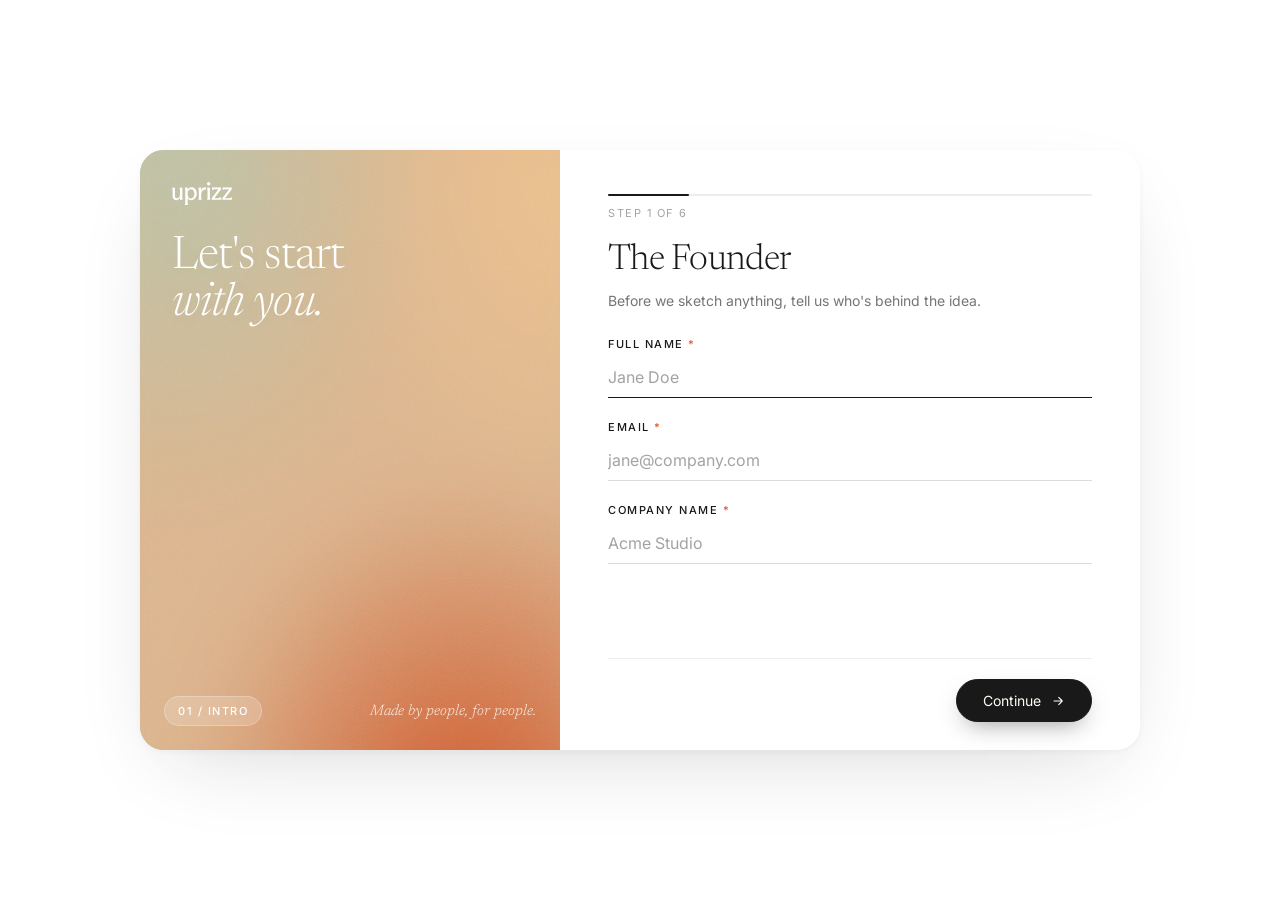
<file: brief/index.html>
<!DOCTYPE html>
<html lang="en">
<head>
<meta charset="UTF-8">
<meta name="viewport" content="width=device-width, initial-scale=1.0">
<title>Start your brief | Uprizz</title>
<meta name="description" content="Tell us about your brand. Fill in the Uprizz brief and our designers get started.">
<meta name="robots" content="noindex">
<link rel="icon" href="/favicon.ico" sizes="48x48">
<link rel="icon" type="image/svg+xml" href="/favicon.svg">
<link rel="apple-touch-icon" href="/apple-touch-icon.png">
<link rel="preconnect" href="https://fonts.googleapis.com">
<link rel="preconnect" href="https://fonts.gstatic.com" crossorigin>
<link href="https://fonts.googleapis.com/css2?family=Inter:wght@300;400;500&family=Newsreader:ital,opsz,wght@0,6..72,300;0,6..72,400;1,6..72,300&display=swap" rel="stylesheet">
<style>
  /* Same brand font setup as /css/style.css */
  @font-face{font-family:'Uprizz Serif';font-weight:300;font-style:normal;font-display:swap;
    src:local('ABC Arizona Flare Light'),local('ABCArizonaFlare-Light'),local('ABC Arizona Flare')}
  @font-face{font-family:'Uprizz Sans';font-weight:400;font-style:normal;font-display:swap;
    src:local("Suisse BP Int'l"),local("Suisse BP Int'l Regular"),local('SuisseBPIntl-Regular'),local('Suisse Intl'),local('SuisseIntl-Regular')}
  @font-face{font-family:'Uprizz Sans';font-weight:500;font-style:normal;font-display:swap;
    src:local("Suisse BP Int'l Medium"),local('SuisseBPIntl-Medium'),local('Suisse Intl Medium'),local('SuisseIntl-Medium')}
  :root{
    --serif:"Uprizz Serif", Newsreader, Georgia, serif;
    --sans:"Uprizz Sans", Inter, system-ui, sans-serif;
    --cream:#FEFBF2;
    --cream-2:#FEF9ED;
    --paper:#FFFFFF;
    --ink:#191919;
    --ink-60:rgba(25,25,25,.6);
    --ink-40:rgba(25,25,25,.4);
    --ink-15:rgba(25,25,25,.15);
    --ink-08:rgba(25,25,25,.08);
    --rust:#D9562F;
    --sage:#B9C2A8;
    --peach:#E9C08F;
  }
  *{box-sizing:border-box;margin:0;padding:0}
  html,body{max-width:100%;overflow-x:clip}
  html{-webkit-text-size-adjust:100%;text-size-adjust:100%}
  body{
    font-family:var(--sans);font-size:14px;color:var(--ink);
    background:#fff;min-height:100vh;
    display:flex;align-items:center;justify-content:center;padding:40px 20px;
    -webkit-font-smoothing:antialiased;flex-direction:column;gap:22px;
  }
  /* Uprizz logo, top-left of the card (same mark as the site menu), back to the homepage */
  .brandmark{display:inline-block;height:.95em;aspect-ratio:248.52/94.51;vertical-align:-.2em;background:currentColor;
  -webkit-mask:url("data:image/svg+xml,%3Csvg xmlns='http://www.w3.org/2000/svg' viewBox='51.8 46.2 248.52 94.51'%3E%3Cpath d='M54.33,102.44v-20.43c0-5.82-.53-9.21-2.44-12.28v-.42h12.18v33.03c0,7.31,3.6,10.69,8.79,10.69,6.14,0,12.18-5.51,12.18-14.29v-16.73c0-5.93-.64-9.32-2.54-12.28v-.42h12.28v36.53c0,5.93.32,9.11,2.22,11.96v.53l-11.75,1.48h-.21v-7.62h-.53c-3.18,5.19-8.26,8.58-14.51,8.58-8.68,0-15.67-6.14-15.67-18.32Z'/%3E%3Cpath d='M106.78,82.43c0-5.93-.53-8.79-2.65-11.54v-.64l12.18-1.27h.32v7.83h.42c3.49-5.4,8.68-8.79,15.78-8.79,11.86,0,21.6,9.95,21.6,25.62,0,16.62-10.69,27.1-23.4,27.1-5.4,0-10.8-2.22-13.98-6.56h-.42v14.19c0,6.03.32,8.79,2.44,11.86v.42h-14.51v-.42c2.01-3.07,2.22-5.82,2.22-11.86v-45.95ZM144.36,94.71c0-11.65-5.61-19.06-14.29-19.06-7.41,0-13.45,6.46-13.45,15.46v5.82c0,11.22,5.19,17.26,13.13,17.26,8.68,0,14.61-7.84,14.61-19.48Z'/%3E%3Cpath d='M163.01,82.53c0-6.04-.64-8.89-2.65-11.65v-.64l12.07-1.27h.32v12.71h.53c2.75-9.32,7.52-13.66,14.61-13.66,1.59,0,2.75.21,3.92.42v9.74c-1.38-.42-2.65-.53-4.13-.53-7.62,0-14.93,6.35-14.93,19.91v9.63c0,6.03.32,8.89,2.65,11.86v.42h-14.72v-.42c2.01-2.96,2.33-5.82,2.33-11.86v-24.67Z'/%3E%3Cpath d='M208.61,107.1c0,6.04.32,9,2.33,11.96v.42h-14.29v-.42c2.01-2.96,2.22-5.93,2.22-11.96v-25.09c0-5.51-.64-8.36-2.65-11.12v-.64l12.07-1.27h.32v38.12ZM196.75,53.1c0-3.71,2.96-6.88,6.99-6.88,3.6,0,6.67,3.18,6.67,6.88,0,3.92-2.96,6.99-6.67,6.99-4.02,0-6.99-3.07-6.99-6.99Z'/%3E%3Cpath d='M241.94,112.71c6.99,0,10.8-.85,13.66-4.55h.53v11.33h-39.92v-6.46l27-36.53v-.53h-11.75c-6.56,0-10.91.85-13.45,3.81h-.53v-10.48h37.59v6.46l-27.1,36.53v.42h13.98Z'/%3E%3Cpath d='M286.04,112.71c6.99,0,10.8-.85,13.66-4.55h.53v11.33h-39.92v-6.46l27-36.53v-.53h-11.75c-6.56,0-10.91.85-13.45,3.81h-.53v-10.48h37.59v6.46l-27.1,36.53v.42h13.98Z'/%3E%3C/svg%3E") center/contain no-repeat;mask:url("data:image/svg+xml,%3Csvg xmlns='http://www.w3.org/2000/svg' viewBox='51.8 46.2 248.52 94.51'%3E%3Cpath d='M54.33,102.44v-20.43c0-5.82-.53-9.21-2.44-12.28v-.42h12.18v33.03c0,7.31,3.6,10.69,8.79,10.69,6.14,0,12.18-5.51,12.18-14.29v-16.73c0-5.93-.64-9.32-2.54-12.28v-.42h12.28v36.53c0,5.93.32,9.11,2.22,11.96v.53l-11.75,1.48h-.21v-7.62h-.53c-3.18,5.19-8.26,8.58-14.51,8.58-8.68,0-15.67-6.14-15.67-18.32Z'/%3E%3Cpath d='M106.78,82.43c0-5.93-.53-8.79-2.65-11.54v-.64l12.18-1.27h.32v7.83h.42c3.49-5.4,8.68-8.79,15.78-8.79,11.86,0,21.6,9.95,21.6,25.62,0,16.62-10.69,27.1-23.4,27.1-5.4,0-10.8-2.22-13.98-6.56h-.42v14.19c0,6.03.32,8.79,2.44,11.86v.42h-14.51v-.42c2.01-3.07,2.22-5.82,2.22-11.86v-45.95ZM144.36,94.71c0-11.65-5.61-19.06-14.29-19.06-7.41,0-13.45,6.46-13.45,15.46v5.82c0,11.22,5.19,17.26,13.13,17.26,8.68,0,14.61-7.84,14.61-19.48Z'/%3E%3Cpath d='M163.01,82.53c0-6.04-.64-8.89-2.65-11.65v-.64l12.07-1.27h.32v12.71h.53c2.75-9.32,7.52-13.66,14.61-13.66,1.59,0,2.75.21,3.92.42v9.74c-1.38-.42-2.65-.53-4.13-.53-7.62,0-14.93,6.35-14.93,19.91v9.63c0,6.03.32,8.89,2.65,11.86v.42h-14.72v-.42c2.01-2.96,2.33-5.82,2.33-11.86v-24.67Z'/%3E%3Cpath d='M208.61,107.1c0,6.04.32,9,2.33,11.96v.42h-14.29v-.42c2.01-2.96,2.22-5.93,2.22-11.96v-25.09c0-5.51-.64-8.36-2.65-11.12v-.64l12.07-1.27h.32v38.12ZM196.75,53.1c0-3.71,2.96-6.88,6.99-6.88,3.6,0,6.67,3.18,6.67,6.88,0,3.92-2.96,6.99-6.67,6.99-4.02,0-6.99-3.07-6.99-6.99Z'/%3E%3Cpath d='M241.94,112.71c6.99,0,10.8-.85,13.66-4.55h.53v11.33h-39.92v-6.46l27-36.53v-.53h-11.75c-6.56,0-10.91.85-13.45,3.81h-.53v-10.48h37.59v6.46l-27.1,36.53v.42h13.98Z'/%3E%3Cpath d='M286.04,112.71c6.99,0,10.8-.85,13.66-4.55h.53v11.33h-39.92v-6.46l27-36.53v-.53h-11.75c-6.56,0-10.91.85-13.45,3.81h-.53v-10.48h37.59v6.46l-27.1,36.53v.42h13.98Z'/%3E%3C/svg%3E") center/contain no-repeat}
  .ub-card{position:relative}
  .ub-logo{position:absolute;left:32px;top:30px;z-index:3;font-size:24px;line-height:1;color:#fff;transition:opacity .3s}
  .ub-logo:hover{opacity:.75}
  @media (min-width:821px){.ub-card .ub-visual .big{top:84px}}
  @media (max-width:820px){.ub-logo{left:22px;top:20px;font-size:21px}}
  .ub-plan{display:inline-block;margin-left:8px;padding:2px 9px;border-radius:1000px;background:var(--cream);color:var(--ink);letter-spacing:.08em}
  .ub-plan[hidden]{display:none}
  .ub-send-err{display:none;margin-right:auto;margin-left:16px;font-size:12px;line-height:1.4;color:var(--rust);max-width:220px}
  .ub-send-err.on{display:block}
  .ub-hp{position:absolute;left:-9999px;width:1px;height:1px;overflow:hidden}
  .ub-hp input{font-size:16px}

  /* ---------- Card ---------- */
  .ub-card{
    width:100%;max-width:1000px;height:600px;display:grid;grid-template-columns:42% 58%;
    background:var(--paper);border-radius:24px;overflow:hidden;
    box-shadow:0 30px 80px -30px rgba(25,25,25,.18),0 2px 6px rgba(25,25,25,.04);
  }

  /* ---------- Visual panel ---------- */
  .ub-visual{position:relative;overflow:hidden;background:var(--sage)}
  .ub-visual .layer{
    position:absolute;inset:-20%;filter:blur(40px) saturate(1.05);
    opacity:0;transition:opacity .9s ease, transform 6s ease;transform:scale(1.05);
  }
  .ub-visual .layer.on{opacity:1;transform:scale(1)}
  .ub-visual .grain{
    position:absolute;inset:0;opacity:.18;mix-blend-mode:overlay;pointer-events:none;
    background-image:url("data:image/svg+xml,%3Csvg xmlns='http://www.w3.org/2000/svg' width='160' height='160'%3E%3Cfilter id='n'%3E%3CfeTurbulence type='fractalNoise' baseFrequency='.9' numOctaves='3'/%3E%3C/filter%3E%3Crect width='100%25' height='100%25' filter='url(%23n)'/%3E%3C/svg%3E");
  }
  .ub-visual .big{
    position:absolute;left:32px;right:32px;top:34px;color:#fff;
    font-family:var(--serif);font-weight:300;font-size:46px;line-height:1.02;letter-spacing:-.02em;
    text-shadow:0 2px 30px rgba(0,0,0,.08);
  }
  .ub-visual .big em{font-style:italic}
  .ub-visual .foot{
    position:absolute;left:24px;right:24px;bottom:24px;display:flex;justify-content:space-between;align-items:center;
  }
  .ub-tag{
    font-size:11px;letter-spacing:.14em;text-transform:uppercase;color:#fff;
    background:rgba(255,255,255,.18);backdrop-filter:blur(10px);-webkit-backdrop-filter:blur(10px);
    border:1px solid rgba(255,255,255,.25);padding:7px 13px;border-radius:1000px;font-weight:500;
  }
  .ub-motto{font-family:var(--serif);font-style:italic;font-weight:300;color:rgba(255,255,255,.9);font-size:15px}

  /* ---------- Form panel ---------- */
  .ub-form{display:flex;flex-direction:column;padding:44px 48px 28px;min-width:0}
  .ub-progress{height:2px;background:var(--ink-08);border-radius:2px;position:relative;flex:none}
  .ub-progress span{position:absolute;left:0;top:0;bottom:0;background:var(--ink);border-radius:2px;transition:width .5s cubic-bezier(.4,.1,.2,1)}
  .ub-count{margin-top:10px;font-size:11px;letter-spacing:.14em;text-transform:uppercase;color:var(--ink-40);flex:none}

  .ub-steps{position:relative;flex:1;min-height:0;margin-top:22px}
  .ub-step{
    position:absolute;inset:0;overflow-y:auto;padding-right:8px;margin-right:-8px;
    opacity:0;pointer-events:none;transform:translateY(10px);
    transition:opacity .35s ease, transform .35s ease;
    scrollbar-width:thin;scrollbar-color:var(--ink-15) transparent;
  }
  .ub-step.active{opacity:1;pointer-events:auto;transform:none}
  .ub-step h2{font-family:var(--serif);font-weight:300;font-size:36px;line-height:1.1;letter-spacing:-.02em}
  .ub-step .sub{color:var(--ink-60);margin-top:8px;font-size:14px;line-height:1.5}
  .ub-fields{margin-top:26px;display:flex;flex-direction:column;gap:22px;padding-bottom:12px}

  .ub-field{display:flex;flex-direction:column;gap:8px}
  .ub-row{display:grid;grid-template-columns:1fr 1fr;gap:22px}
  .ub-label{font-size:11px;letter-spacing:.14em;text-transform:uppercase;color:var(--ink);font-weight:500}
  .ub-label .req{color:var(--rust)}
  .ub-label .opt{color:var(--ink-40);letter-spacing:.06em;text-transform:none;font-weight:400;margin-left:4px}
  .ub-hint{font-size:12px;color:var(--ink-40);margin-top:-2px}

  .ub-input,.ub-textarea,.ub-select{
    width:100%;font-family:var(--sans);font-size:16px;color:var(--ink);
    background:transparent;border:0;border-bottom:1px solid var(--ink-15);
    padding:8px 0 10px;outline:none;border-radius:0;transition:border-color .2s;
  }
  .ub-textarea{resize:none;min-height:66px;line-height:1.5}
  .ub-input::placeholder,.ub-textarea::placeholder{color:var(--ink-40)}
  .ub-input:focus,.ub-textarea:focus,.ub-select:focus{border-bottom-color:var(--ink)}
  .ub-select{appearance:none;-webkit-appearance:none;cursor:pointer;
    background-image:url("data:image/svg+xml,%3Csvg xmlns='http://www.w3.org/2000/svg' width='12' height='8' fill='none'%3E%3Cpath d='M1 1.5l5 5 5-5' stroke='%23191919' stroke-opacity='.5' stroke-width='1.3'/%3E%3C/svg%3E");
    background-repeat:no-repeat;background-position:right 2px center;padding-right:24px}
  .ub-select.empty{color:var(--ink-40)}
  .ub-field.err .ub-input,.ub-field.err .ub-textarea,.ub-field.err .ub-select{border-bottom-color:var(--rust)}
  .ub-error{font-size:12px;color:var(--rust);display:none}
  .ub-field.err .ub-error{display:block}

  /* chips */
  .ub-chips{display:flex;flex-wrap:wrap;gap:8px}
  .ub-chip{
    font-family:var(--sans);font-size:13px;color:var(--ink);background:transparent;cursor:pointer;
    border:1px solid var(--ink-15);border-radius:1000px;padding:7px 15px;transition:all .18s ease;
    display:inline-flex;align-items:center;gap:6px;
  }
  .ub-chip:hover{border-color:var(--ink-40)}
  .ub-chip[aria-pressed="true"]{background:var(--ink);color:var(--cream);border-color:var(--ink)}
  .ub-chip .x{opacity:.6;font-size:15px;line-height:1}
  .ub-chip-add{display:flex;gap:8px;margin-top:4px}
  .ub-chip-add .ub-input{font-size:16px;padding:6px 0 8px}

  /* colours */
  .ub-swatches{display:flex;flex-wrap:wrap;gap:8px;align-items:center}
  .ub-swatch{
    display:inline-flex;align-items:center;gap:8px;border:1px solid var(--ink-15);border-radius:1000px;
    padding:4px 10px 4px 4px;font-size:12px;font-family:var(--sans);background:#fff;color:var(--ink);
  }
  .ub-swatch i{width:22px;height:22px;border-radius:50%;display:block;border:1px solid rgba(0,0,0,.08)}
  .ub-swatch button{border:0;background:none;cursor:pointer;color:var(--ink-60);font-size:15px;line-height:1;padding:0 2px}
  .ub-picker{
    position:relative;display:inline-flex;align-items:center;gap:8px;cursor:pointer;
    border:1px dashed var(--ink-40);border-radius:1000px;padding:7px 14px;font-size:13px;color:var(--ink-60);
  }
  .ub-picker input{position:absolute;inset:0;opacity:0;cursor:pointer;width:100%;height:100%}
  .ub-check{display:flex;align-items:center;gap:10px;font-size:13px;color:var(--ink-60);cursor:pointer;user-select:none}
  .ub-check input{appearance:none;-webkit-appearance:none;width:16px;height:16px;border:1px solid var(--ink-40);border-radius:4px;cursor:pointer;display:grid;place-content:center;margin:0}
  .ub-check input:checked{background:var(--ink);border-color:var(--ink)}
  .ub-check input:checked::after{content:"";width:8px;height:4px;border-left:1.5px solid #fff;border-bottom:1.5px solid #fff;transform:rotate(-45deg) translate(1px,-1px)}

  /* upload */
  .ub-drop{
    border:1px dashed var(--ink-15);border-radius:16px;padding:20px;text-align:center;cursor:pointer;
    background:var(--cream);transition:all .2s;color:var(--ink-60);font-size:13px;line-height:1.5;
  }
  .ub-drop:hover,.ub-drop.over{border-color:var(--ink);color:var(--ink)}
  .ub-drop strong{color:var(--ink);font-weight:500;text-decoration:underline;text-underline-offset:3px}
  .ub-drop{position:relative}
  .ub-drop input{position:absolute;inset:0;width:100%;height:100%;opacity:0;cursor:pointer;font-size:16px}
  .ub-drop:focus-within{border-color:var(--ink)}
  .ub-file.bad{background:#FCEDE7;color:var(--rust)}
  .ub-file.bad small{color:var(--rust)}
  .ub-files{display:flex;flex-direction:column;gap:6px;margin-top:4px}
  .ub-file{display:flex;justify-content:space-between;align-items:center;font-size:13px;padding:8px 12px;border-radius:10px;background:var(--cream)}
  .ub-file span{overflow:hidden;text-overflow:ellipsis;white-space:nowrap;margin-right:10px}
  .ub-file small{color:var(--ink-40);margin-right:10px;white-space:nowrap}
  .ub-file button{border:0;background:none;cursor:pointer;color:var(--ink-60);font-size:16px}

  /* footer */
  .ub-foot{flex:none;border-top:1px solid var(--ink-08);padding-top:20px;margin-top:10px;display:flex;align-items:center;justify-content:space-between}
  .ub-back{
    font-family:var(--sans);font-size:12px;letter-spacing:.14em;text-transform:uppercase;color:var(--ink-60);
    background:none;border:0;cursor:pointer;display:inline-flex;align-items:center;gap:8px;transition:color .2s,opacity .2s;
  }
  .ub-back:hover{color:var(--ink)}
  .ub-back[hidden]{display:inline-flex;visibility:hidden}
  .ub-next{
    font-family:var(--sans);font-size:14px;color:var(--cream);background:var(--ink);border:1px solid var(--ink);
    border-radius:1000px;padding:12px 26px;cursor:pointer;display:inline-flex;align-items:center;gap:10px;
    transition:transform .2s ease, background .2s, box-shadow .2s;box-shadow:0 10px 24px -10px rgba(25,25,25,.5);
  }
  .ub-next:hover{transform:translateY(-1px)}
  .ub-next:disabled{opacity:.6;cursor:wait;transform:none}
  .ub-next svg,.ub-back svg{width:14px;height:14px}

  /* success */
  .ub-done{text-align:left}
  .ub-done .mark{width:52px;height:52px;border-radius:50%;background:var(--ink);display:grid;place-items:center;margin-bottom:26px}
  .ub-done .mark svg{width:22px;height:22px}
  .ub-done .ub-ghost{
    margin-top:26px;font-family:var(--sans);font-size:14px;color:var(--ink);background:transparent;
    border:1px solid rgba(25,25,25,.5);border-radius:1000px;padding:8px 22px;cursor:pointer;text-decoration:none;display:inline-block
  }

  /* payment */
  .ub-pay{margin-top:28px;padding:22px;border-radius:18px;background:var(--cream);border:1px solid var(--ink-08)}
  .ub-pay[hidden],.ub-ghost[hidden]{display:none}
  .ub-pay .k{font-size:11px;letter-spacing:.14em;text-transform:uppercase;color:var(--ink-60)}
  .ub-pay .amt{font-family:var(--serif);font-weight:300;font-size:34px;line-height:1.1;margin-top:6px;letter-spacing:-.02em}
  .ub-pay .amt small{font-family:var(--sans);font-size:14px;color:var(--ink-60);letter-spacing:0;margin-left:6px}
  .ub-paybtn{margin-top:16px;width:100%;display:flex;align-items:center;justify-content:center;gap:10px;font-family:var(--sans);font-size:15px;
    color:#fff;background:#0070E0;border:0;border-radius:1000px;padding:14px 22px;cursor:pointer;transition:background .2s}
  .ub-paybtn:hover{background:#005EA6}
  .ub-paynote{margin-top:12px;font-size:12px;line-height:1.5;color:var(--ink-60)}

  /* checkout (shown before the brief when a package is chosen) */
  .ub-form.is-checkout > :not(.ub-checkout){display:none!important}
  .ub-checkout[hidden]{display:none}
  .ub-checkout{display:flex;flex-direction:column;flex:1;min-height:0}
  .ub-card:has(.ub-form.is-checkout){height:auto;min-height:600px}
  .ub-checkout h2{font-family:var(--serif);font-weight:300;font-size:36px;line-height:1.1;letter-spacing:-.02em;margin-top:14px}
  .ub-checkout .sub{color:var(--ink-60);margin-top:8px;font-size:14px;line-height:1.5}
  .ub-checkout .ub-pay{margin-top:22px}
  .ub-ppwrap{margin-top:16px;min-height:52px;position:relative;z-index:0}
  /* PayPal's card form opens inside this box: instead of the whole page growing, the box keeps a
     fixed maximum height and scrolls (thin scrollbar, soft fade at the bottom while there's more). */
  .ub-ppwrap{overflow-y:auto;overscroll-behavior:contain;scrollbar-width:thin;scrollbar-color:rgba(25,25,25,.22) transparent;
    scroll-behavior:smooth;border-radius:14px}
  .ub-ppwrap::-webkit-scrollbar{width:6px}
  .ub-ppwrap::-webkit-scrollbar-thumb{background:rgba(25,25,25,.22);border-radius:6px}
  .ub-ppwrap::-webkit-scrollbar-track{background:transparent}
  .ub-ppwrap.scrolls{padding-right:6px}
  .ub-ppwrap.scrolls:not(.at-end){-webkit-mask-image:linear-gradient(#000 calc(100% - 36px),transparent);mask-image:linear-gradient(#000 calc(100% - 36px),transparent)}
  /* PayPal's buttons and card form drawn a little smaller (their inputs are unchanged) */
  #ubPPButtons .paypal-buttons{zoom:.86}
  /* Desktop: the checkout card keeps the height it has before the card form opens. While the form
     is open the step list steps aside and the PayPal box fills the space left, scrolling inside. */
  @media (min-width:821px){
    .ub-card:has(.ub-form.is-checkout){grid-template-rows:minmax(0,1fr)}
    .ub-form.is-checkout{min-height:0}
    .ub-checkout .ub-pay{display:flex;flex-direction:column;min-height:0;flex:0 1 auto}
    .ub-checkout .ub-pay > *{flex-shrink:0}
    .ub-checkout .ub-ppwrap{flex:0 1 auto;min-height:0}
    .ub-checkout.card-open .ub-steps-list{display:none}
  }
  /* Phones: the card grows with the page anyway, so the box just has a maximum height */
  @media (max-width:820px){.ub-ppwrap{max-height:360px}}
  .ub-pploading{height:50px;border-radius:1000px;background:var(--ink-08);display:grid;place-items:center;font-size:13px;color:var(--ink-60)}
  .ub-ppwrap.busy{opacity:.5;pointer-events:none}
  .ub-steps-list{list-style:none;margin-top:22px;display:grid;gap:10px;counter-reset:s}
  .ub-steps-list li{display:flex;gap:12px;align-items:center;font-size:13px;color:var(--ink-60);counter-increment:s}
  .ub-steps-list li:before{content:counter(s);width:22px;height:22px;flex:none;border-radius:50%;border:1px solid var(--ink-15);display:grid;place-items:center;font-size:11px;color:var(--ink)}
  .ub-steps-list li.on{color:var(--ink)}
  .ub-steps-list li.on:before{background:var(--ink);color:var(--cream);border-color:var(--ink)}
  .ub-co-msg{margin-top:12px;font-size:13px;color:var(--rust)}
  .ub-co-msg[hidden]{display:none}
  .ub-paid{margin-top:16px;display:flex;gap:10px;align-items:flex-start;padding:12px 14px;border-radius:12px;background:#EEF3E6;color:#2F4A1E;font-size:13px;line-height:1.45}
  .ub-paid[hidden]{display:none}
  .ub-paid b{font-weight:500}

  /* ---------- Responsive ---------- */
  @media (max-width:820px){
    body{padding:16px 14px 28px;align-items:stretch;justify-content:flex-start;gap:14px}
    .ub-card{grid-template-columns:minmax(0,1fr);grid-template-rows:150px auto;height:auto;border-radius:20px;
      box-shadow:0 20px 50px -24px rgba(25,25,25,.22),0 2px 6px rgba(25,25,25,.04)}
    .ub-visual .big{font-size:28px;top:auto;bottom:58px;left:22px;right:22px}
    .ub-visual .big br{display:none}
    .ub-visual .foot{left:18px;right:18px;bottom:16px}
    .ub-motto{display:none}
    .ub-form{padding:26px 20px 20px}
    .ub-steps{min-height:0}
    .ub-step{position:relative;inset:auto;overflow:visible;padding-right:0;margin-right:0;display:none;transform:none}
    .ub-step.active{display:block;animation:ubIn .35s ease}
    @keyframes ubIn{from{opacity:0;transform:translateY(8px)}to{opacity:1;transform:none}}
    .ub-step h2,.ub-checkout h2{font-size:30px}
    .ub-checkout{overflow:visible}
    .ub-row{grid-template-columns:minmax(0,1fr)}
    .ub-foot{position:sticky;bottom:0;background:var(--paper);padding:16px 0 calc(6px + env(safe-area-inset-bottom));flex-wrap:wrap;gap:10px;z-index:2}
    .ub-send-err{order:3;flex-basis:100%;margin:0;max-width:none}
  }
  @media (prefers-reduced-motion:reduce){*{transition:none!important}}
</style>
</head>
<body>


<div class="ub-card" id="ubForm">
  <a class="ub-logo" href="/" aria-label="Uprizz, back to the homepage"><span class="brandmark"></span></a>
  <!-- Visual -->
  <aside class="ub-visual" aria-hidden="true">
    <div class="layer" data-step="0" style="background:radial-gradient(60% 60% at 20% 15%,#B9C2A8 0%,transparent 70%),radial-gradient(55% 55% at 85% 20%,#E9C08F 0%,transparent 70%),radial-gradient(70% 60% at 70% 95%,#C9522B 0%,transparent 70%),#D9B48E"></div>
    <div class="layer" data-step="1" style="background:radial-gradient(60% 60% at 80% 10%,#B9C2A8 0%,transparent 70%),radial-gradient(60% 55% at 15% 70%,#D86A35 0%,transparent 70%),radial-gradient(50% 50% at 90% 90%,#E9C08F 0%,transparent 70%),#CFA27A"></div>
    <div class="layer" data-step="2" style="background:radial-gradient(70% 60% at 30% 25%,#E9C08F 0%,transparent 70%),radial-gradient(55% 55% at 90% 60%,#C9522B 0%,transparent 70%),radial-gradient(50% 50% at 10% 95%,#A9B596 0%,transparent 70%),#DDB085"></div>
    <div class="layer" data-step="3" style="background:radial-gradient(60% 60% at 70% 20%,#C9522B 0%,transparent 70%),radial-gradient(60% 60% at 15% 40%,#E9C08F 0%,transparent 70%),radial-gradient(60% 50% at 60% 100%,#B9C2A8 0%,transparent 70%),#D48C5E"></div>
    <div class="layer" data-step="4" style="background:radial-gradient(55% 55% at 15% 20%,#C9522B 0%,transparent 70%),radial-gradient(60% 60% at 85% 35%,#F0D2A3 0%,transparent 70%),radial-gradient(60% 55% at 40% 95%,#D86A35 0%,transparent 70%),#E0A877"></div>
    <div class="layer" data-step="5" style="background:radial-gradient(60% 60% at 85% 85%,#C9522B 0%,transparent 70%),radial-gradient(60% 60% at 20% 30%,#B9C2A8 0%,transparent 70%),radial-gradient(50% 50% at 80% 15%,#E9C08F 0%,transparent 70%),#C9B08F"></div>
    <div class="layer" data-step="6" style="background:radial-gradient(70% 70% at 50% 30%,#E9C08F 0%,transparent 70%),radial-gradient(60% 60% at 20% 90%,#C9522B 0%,transparent 70%),radial-gradient(50% 50% at 90% 85%,#B9C2A8 0%,transparent 70%),#DDB085"></div>
    <div class="grain"></div>
    <div class="big" id="ubBig"></div>
    <div class="foot">
      <span class="ub-tag" id="ubTag">01 / Intro</span>
      <span class="ub-motto">Made by people, for people.</span>
    </div>
  </aside>

  <!-- Form -->
  <section class="ub-form">
    <div class="ub-checkout" id="ubCheckout" hidden>
      <div class="ub-progress"><span style="width:0%"></span></div>
      <div class="ub-count"><span>Checkout</span><span class="ub-plan" id="ubCoPlan"></span></div>
      <h2 id="ubCoTitle">Your package</h2>
      <p class="sub">Pay once, then tell us about your brand in a short brief. Our designers start as soon as it's in.</p>
      <div class="ub-pay">
        <div class="k">Total · one-time payment</div>
        <div class="amt" id="ubCoAmt">…</div>
        <div class="ub-ppwrap" id="ubPPButtons"><div class="ub-pploading">Loading secure checkout…</div></div>
        <p class="ub-co-msg" id="ubCoMsg" hidden></p>
        <p class="ub-paynote">Payments are processed securely by PayPal; you never leave this page. Prefer a bank transfer? Email heyuprizz@gmail.com and we'll send you an invoice.</p>
      </div>
      <ol class="ub-steps-list">
        <li class="on">Pay securely with PayPal</li>
        <li>Fill in your brand brief (about 5 minutes)</li>
        <li>Our designers get started within 24 hours</li>
      </ol>
    </div>

    <div class="ub-progress"><span id="ubBar"></span></div>
    <div class="ub-count"><span id="ubCount">Step 1 of 6</span><span class="ub-plan" id="ubPlan" hidden></span></div>

    <div class="ub-steps">

      <!-- 1. Intro -->
      <div class="ub-step" data-title="Let's start<br><em>with you.</em>" data-tag="01 / Intro">
        <h2>The Founder</h2>
        <p class="sub">Before we sketch anything, tell us who's behind the idea.</p>
        <div class="ub-paid" id="ubPaidNote" hidden><span>✓</span><span id="ubPaidText"></span></div>
        <div class="ub-fields">
          <div class="ub-field" data-required>
            <label class="ub-label" for="f-name">Full name <span class="req">*</span></label>
            <input class="ub-input" id="f-name" name="name" placeholder="Jane Doe" autocomplete="name">
            <span class="ub-error">Please tell us your name.</span>
          </div>
          <div class="ub-field" data-required data-type="email">
            <label class="ub-label" for="f-email">Email <span class="req">*</span></label>
            <input class="ub-input" id="f-email" name="email" type="email" placeholder="jane@company.com" autocomplete="email">
            <span class="ub-error">We need a valid email to send your concepts.</span>
          </div>
          <div class="ub-field" data-required>
            <label class="ub-label" for="f-company">Company name <span class="req">*</span></label>
            <input class="ub-input" id="f-company" name="company" placeholder="Acme Studio" autocomplete="organization">
            <span class="ub-error">What's the company called?</span>
          </div>
        </div>
      </div>

      <!-- 2. Business -->
      <div class="ub-step" data-title="What you<br><em>do best.</em>" data-tag="02 / Business">
        <h2>The Business</h2>
        <p class="sub">Help us understand what you're building and why it matters.</p>
        <div class="ub-fields">
          <div class="ub-field" data-required>
            <label class="ub-label" for="f-industry">Industry <span class="req">*</span></label>
            <select class="ub-select empty" id="f-industry" name="industry">
              <option value="" disabled selected>Select…</option>
              <option>Technology &amp; Software</option>
              <option>E-commerce &amp; Retail</option>
              <option>Food &amp; Beverage</option>
              <option>Health &amp; Wellness</option>
              <option>Beauty &amp; Cosmetics</option>
              <option>Fashion &amp; Apparel</option>
              <option>Finance &amp; Fintech</option>
              <option>Real Estate &amp; Property</option>
              <option>Hospitality &amp; Travel</option>
              <option>Education</option>
              <option>Creative &amp; Media</option>
              <option>Consulting &amp; Professional Services</option>
              <option>Fitness &amp; Sports</option>
              <option>Non-profit</option>
              <option>Other</option>
            </select>
            <span class="ub-error">Pick the closest industry.</span>
          </div>
          <div class="ub-field" data-required>
            <label class="ub-label" for="f-what">What do you do? <span class="req">*</span></label>
            <textarea class="ub-textarea" id="f-what" name="what_they_do" rows="2" placeholder="In a sentence or two, what does your business offer?"></textarea>
            <span class="ub-error">A short description is enough.</span>
          </div>
          <div class="ub-field">
            <label class="ub-label" for="f-diff">What makes you different?</label>
            <textarea class="ub-textarea" id="f-diff" name="differentiator" rows="2" placeholder="Your edge: price, quality, story, approach…"></textarea>
          </div>
        </div>
      </div>

      <!-- 3. Audience -->
      <div class="ub-step" data-title="Who you're<br><em>talking to.</em>" data-tag="03 / Audience">
        <h2>The Audience</h2>
        <p class="sub">The people you want to win, and the ones you're up against.</p>
        <div class="ub-fields">
          <div class="ub-field" data-required>
            <label class="ub-label" for="f-audience">Target audience <span class="req">*</span></label>
            <textarea class="ub-textarea" id="f-audience" name="target_audience" rows="2" placeholder="e.g. Busy professionals, 25 to 40, who value design and convenience"></textarea>
            <span class="ub-error">Tell us who you're designing for.</span>
          </div>
          <div class="ub-field">
            <label class="ub-label" for="f-comp">Competitors <span class="opt">optional</span></label>
            <textarea class="ub-textarea" id="f-comp" name="competitors" rows="2" placeholder="Names or websites of your main competitors"></textarea>
          </div>
        </div>
      </div>

      <!-- 4. Vision -->
      <div class="ub-step" data-title="Shape the<br><em>feeling.</em>" data-tag="04 / Vision">
        <h2>The Vision</h2>
        <p class="sub">Share what you have in mind, even if it's just a rough idea.</p>
        <div class="ub-fields">
          <div class="ub-field">
            <label class="ub-label" for="f-idea">Logo idea</label>
            <textarea class="ub-textarea" id="f-idea" name="logo_idea" rows="2" placeholder="Symbols, shapes, wordmark vs. icon… or 'surprise me'"></textarea>
          </div>
          <div class="ub-field" data-required data-type="chips" data-group="feel">
            <label class="ub-label">How should it feel? <span class="req">*</span></label>
            <span class="ub-hint">Pick as many as you like.</span>
            <div class="ub-chips" id="feelChips"></div>
            <div class="ub-chip-add">
              <input class="ub-input" id="feelCustom" placeholder="Add your own word, then press Enter" aria-label="Add a custom feeling">
            </div>
            <span class="ub-error">Choose at least one.</span>
          </div>
        </div>
      </div>

      <!-- 5. Palette -->
      <div class="ub-step" data-title="Colour &amp;<br><em>no-gos.</em>" data-tag="05 / Palette">
        <h2>The Palette</h2>
        <p class="sub">Colours you love, and anything we should steer clear of.</p>
        <div class="ub-fields">
          <div class="ub-field">
            <label class="ub-label">Colours</label>
            <div class="ub-swatches" id="swatches">
              <label class="ub-picker">+ Add colour<input type="color" id="colorPick" value="#C9522B" aria-label="Pick a colour"></label>
            </div>
            <input class="ub-input" id="f-colors" name="colour_notes" placeholder="Or describe them: earthy greens, warm neutrals…">
            <label class="ub-check"><input type="checkbox" id="f-colorfree" name="colour_open"> No preference, you decide</label>
          </div>
          <div class="ub-field">
            <label class="ub-label" for="f-avoid">What to avoid</label>
            <textarea class="ub-textarea" id="f-avoid" name="avoid" rows="2" placeholder="Colours, styles, symbols or clichés you don't want"></textarea>
          </div>
        </div>
      </div>

      <!-- 6. References -->
      <div class="ub-step" data-title="Show us<br><em>what you love.</em>" data-tag="06 / References">
        <h2>The References</h2>
        <p class="sub">Brands, links and moodboards help us get it right faster.</p>
        <div class="ub-fields">
          <div class="ub-field">
            <label class="ub-label" for="f-brands">Brands you like</label>
            <textarea class="ub-textarea" id="f-brands" name="brands_liked" rows="2" placeholder="Brands whose look you admire, and why"></textarea>
          </div>
          <div class="ub-field">
            <label class="ub-label" for="f-links">Links &amp; moodboards</label>
            <textarea class="ub-textarea" id="f-links" name="reference_links" rows="2" placeholder="Pinterest, Behance, Dribbble, Google Drive… one per line"></textarea>
          </div>
          <div class="ub-field">
            <label class="ub-label">Attachments <span class="opt">optional</span></label>
            <label class="ub-drop" id="drop" for="f-files">
              <input type="file" id="f-files" multiple aria-label="Add attachments">
              Drop files here or <strong>browse</strong><br>
              <small>Images, PDF, AI, SVG, ZIP… · up to 10MB in total</small>
            </label>
            <div class="ub-files" id="fileList"></div>
            <span class="ub-error" id="fileErr"></span>
          </div>
        </div>
      </div>

      <!-- Done -->
      <div class="ub-step ub-done" data-title="Thank<br><em>you.</em>" data-tag="Received">
        <div class="mark"><svg viewBox="0 0 24 24" fill="none"><path d="M5 12.5l4.5 4.5L19 7.5" stroke="#FEFBF2" stroke-width="1.8" stroke-linecap="round" stroke-linejoin="round"/></svg></div>
        <h2>Brief received.</h2>
        <p class="sub" id="doneMsg">Thanks! Our designers will review everything and get back to you within 24 hours.</p>
        <a class="ub-ghost" href="/" id="ubHomeBtn">Back to Uprizz →</a>
      </div>
    </div>

    <div class="ub-foot" id="ubFoot">
      <button type="button" class="ub-back" id="ubBack" hidden>
        <svg viewBox="0 0 16 16" fill="none"><path d="M13 8H3m0 0l4.5-4.5M3 8l4.5 4.5" stroke="currentColor" stroke-width="1.3"/></svg>Back
      </button>
      <span class="ub-send-err" id="ubSendErr" role="alert">Couldn't send your brief. Please try again, or email it to heyuprizz@gmail.com.</span>
      <label class="ub-hp" aria-hidden="true">Leave empty <input id="ubHoney" tabindex="-1" autocomplete="off"></label>
      <button type="button" class="ub-next" id="ubNext">
        <span>Continue</span>
        <svg viewBox="0 0 16 16" fill="none"><path d="M3 8h10m0 0L8.5 3.5M13 8l-4.5 4.5" stroke="currentColor" stroke-width="1.3"/></svg>
      </button>
    </div>
  </section>
</div>

<script>
(() => {
  /* ===== CONFIG =====
     Briefs are emailed through FormSubmit (formsubmit.co, free, no account).
     After activating, you can swap the email for the random ID FormSubmit sends you
     to hide the address from the page source. */
  const FORM_ENDPOINT = "https://formsubmit.co/24a4766d928c3f5697fb62ecf33bd3aa";   // = heyuprizz@gmail.com (activated)
  const MAX_TOTAL_MB = 10;

  /* PayPal checkout, on this page: Start Now -> pay in PayPal's window -> brief.
     clientId: the LIVE Client ID from developer.paypal.com > Apps & Credentials (it is public, not a secret).
     Prices are read from the pricing cards on the homepage, so CMS price changes apply here too.
     Set `enabled` to false to skip payment and go straight to the brief. */
  const PAYPAL = { enabled: true, clientId: "BAAiSIeBhkCH24Ugqx_UE83BO_A4VEb12jr9pGN5stF5SUZ7wzIT1edULZsXyfB3ipktp4VqJ0tHMWt3o8", currency: "USD" };

  /* Package chosen on the pricing card (Start Now -> /brief/?plan=Standard) */
  const plan = (new URLSearchParams(location.search).get("plan") || "").replace(/[^\w &+-]/g, "").slice(0, 40);
  if (plan) { const b = document.getElementById("ubPlan"); b.textContent = plan + " package"; b.hidden = false; }

  const FEELINGS = ["Bold","Friendly","Modern","Innovative","Colourful","Minimal","Elegant","Playful",
    "Premium","Trustworthy","Timeless","Warm","Calm","Energetic","Earthy","Techy","Handcrafted",
    "Rebellious","Classic","Approachable","Geometric","Organic","Confident","Quirky"];

  const form = document.getElementById("ubForm");
  const steps = [...document.querySelectorAll(".ub-step")];
  const layers = [...document.querySelectorAll(".ub-visual .layer")];
  const total = steps.length - 1;            // last is success screen
  const bar = document.getElementById("ubBar"), count = document.getElementById("ubCount");
  const tag = document.getElementById("ubTag"), big = document.getElementById("ubBig");
  const back = document.getElementById("ubBack"), next = document.getElementById("ubNext");
  let current = 0, started = false;

  /* ---- Feel chips ---- */
  const chipWrap = document.getElementById("feelChips");
  const feel = new Set();
  const addChip = (word, custom = false) => {
    const b = document.createElement("button");
    b.type = "button"; b.className = "ub-chip"; b.setAttribute("aria-pressed", custom ? "true" : "false");
    b.textContent = word;
    if (custom) { feel.add(word); const x = document.createElement("span"); x.className = "x"; x.textContent = "×"; b.append(x); }
    b.addEventListener("click", () => {
      if (custom) { feel.delete(word); b.remove(); return; }
      const on = b.getAttribute("aria-pressed") !== "true";
      b.setAttribute("aria-pressed", on); on ? feel.add(word) : feel.delete(word);
      b.closest(".ub-field").classList.remove("err");
    });
    chipWrap.append(b);
  };
  FEELINGS.forEach(w => addChip(w));
  const feelCustom = document.getElementById("feelCustom");
  feelCustom.addEventListener("keydown", e => {
    if (e.key !== "Enter") return;
    e.preventDefault();
    const v = feelCustom.value.trim();
    if (v && !feel.has(v)) { addChip(v, true); feelCustom.closest(".ub-field").classList.remove("err"); }
    feelCustom.value = "";
  });

  /* ---- Colours ---- */
  const swatches = document.getElementById("swatches"), pick = document.getElementById("colorPick");
  const colours = [];
  pick.addEventListener("change", () => {
    const hex = pick.value.toUpperCase();
    if (colours.includes(hex)) return;
    colours.push(hex);
    const s = document.createElement("span"); s.className = "ub-swatch";
    s.innerHTML = `<i style="background:${hex}"></i>${hex}<button type="button" aria-label="Remove ${hex}">×</button>`;
    s.querySelector("button").onclick = () => { colours.splice(colours.indexOf(hex), 1); s.remove(); };
    swatches.insertBefore(s, swatches.lastElementChild);
  });

  /* ---- Files ---- */
  const drop = document.getElementById("drop"), fileInput = document.getElementById("f-files");
  const fileList = document.getElementById("fileList"), fileErr = document.getElementById("fileErr");
  let files = [];
  const fmt = b => b > 1048576 ? (b / 1048576).toFixed(1) + " MB" : Math.ceil(b / 1024) + " KB";
  let rejected = [];
  const renderFiles = () => {
    fileList.innerHTML = "";
    const row = (f, bad, i) => {
      const r = document.createElement("div"); r.className = "ub-file" + (bad ? " bad" : "");
      const name = document.createElement("span"); name.textContent = f.name;
      const size = document.createElement("small"); size.textContent = bad ? `${fmt(f.size)} · too large, not attached` : fmt(f.size);
      const rm = document.createElement("button"); rm.type = "button"; rm.textContent = "×"; rm.setAttribute("aria-label", "Remove " + f.name);
      rm.onclick = () => { bad ? rejected.splice(i, 1) : files.splice(i, 1); renderFiles(); };
      const left = document.createElement("div"); left.style.cssText = "display:flex;min-width:0;align-items:center"; left.append(name);
      const right = document.createElement("div"); right.style.cssText = "display:flex;align-items:center"; right.append(size, rm);
      r.append(left, right); fileList.append(r);
    };
    files.forEach((f, i) => row(f, false, i));
    rejected.forEach((f, i) => row(f, true, i));
    const field = fileErr.closest(".ub-field");
    if (rejected.length) {
      const left = MAX_TOTAL_MB * 1048576 - files.reduce((n, f) => n + f.size, 0);
      fileErr.textContent = `Attachments can add up to ${MAX_TOTAL_MB}MB in total (${fmt(Math.max(left, 0))} left). For bigger files, paste a WeTransfer or Google Drive link in "Links & moodboards" above.`;
      field.classList.add("err");
    } else field.classList.remove("err");
  };
  const addFiles = list => {
    let used = files.reduce((n, f) => n + f.size, 0);
    [...list].forEach(f => {
      if (files.some(x => x.name === f.name && x.size === f.size)) return;
      if (used + f.size > MAX_TOTAL_MB * 1048576) rejected.push(f);
      else { files.push(f); used += f.size; }
    });
    renderFiles();
  };
  fileInput.addEventListener("change", () => { addFiles(fileInput.files); fileInput.value = ""; });
  ["dragenter", "dragover"].forEach(ev => drop.addEventListener(ev, e => { e.preventDefault(); drop.classList.add("over"); }));
  ["dragleave", "drop"].forEach(ev => drop.addEventListener(ev, e => { e.preventDefault(); drop.classList.remove("over"); }));
  drop.addEventListener("drop", e => addFiles(e.dataTransfer.files));

  /* ---- Select placeholder style ---- */
  const ind = document.getElementById("f-industry");
  ind.addEventListener("change", () => ind.classList.toggle("empty", !ind.value));

  /* ---- Clear errors on input ---- */
  form.addEventListener("input", e => e.target.closest(".ub-field")?.classList.remove("err"));

  /* ---- Validation ---- */
  const validate = i => {
    let ok = true, first = null;
    steps[i].querySelectorAll(".ub-field[data-required]").forEach(f => {
      let valid;
      if (f.dataset.type === "chips") valid = feel.size > 0;
      else {
        const el = f.querySelector("input,textarea,select"), v = el.value.trim();
        valid = f.dataset.type === "email" ? /^[^\s@]+@[^\s@]+\.[^\s@]+$/.test(v) : !!v;
      }
      f.classList.toggle("err", !valid);
      if (!valid) { ok = false; first ??= f; }
    });
    if (first) { first.scrollIntoView({ behavior: "smooth", block: "center" }); first.querySelector("input,textarea,select")?.focus({ preventScroll: true }); }
    return ok;
  };

  /* ---- Navigation ---- */
  const show = i => {
    current = i;
    steps.forEach((s, n) => { s.classList.toggle("active", n === i); s.inert = n !== i; });
    layers.forEach((l, n) => l.classList.toggle("on", n === i));
    const done = i === total;
    bar.style.width = (done ? 100 : ((i + 1) / total) * 100) + "%";
    count.textContent = done ? "Complete" : `Step ${i + 1} of ${total}`;
    tag.textContent = steps[i].dataset.tag;
    big.innerHTML = steps[i].dataset.title.replace("<br>", " <br>");
    back.hidden = i === 0 || done;
    document.getElementById("ubFoot").style.display = done ? "none" : "";
    next.querySelector("span").textContent = i === total - 1 ? "Submit brief" : "Continue";
    steps[i].scrollTop = 0;
    if (window.matchMedia("(max-width:820px)").matches && started)
      document.querySelector(".ub-form").scrollIntoView({ behavior: "smooth", block: "start" });
    started = true;
    if (!done) setTimeout(() => steps[i].querySelector("input:not([type=checkbox]):not([type=color]),textarea,select")?.focus({ preventScroll: true }), 350);
  };

  back.addEventListener("click", () => show(Math.max(0, current - 1)));

  // Enter in single-line inputs = continue (textarea keeps newlines)
  form.addEventListener("keydown", e => {
    if (e.key === "Enter" && e.target.matches(".ub-input:not(#feelCustom)") ) { e.preventDefault(); next.click(); }
  });

  next.addEventListener("click", async () => {
    if (next.disabled) return;
    if (!validate(current)) return;
    if (current < total - 1) return show(current + 1);

    const v = id => document.getElementById(id).value.trim();
    if (document.getElementById("ubHoney").value) return show(total);   // bot

    const fields = [
      ["_subject", `New brief: ${v("f-company")}${plan ? " (" + plan + ")" : ""}${paid ? " - PAID" : ""}`],
      ["_template", "table"],
      ["_captcha", "false"],
      ["Name", v("f-name")],
      ["email", v("f-email")],
      ["Company", v("f-company")],
      ["Package", plan || "Not selected"],
      ["Payment", paid
        ? `PayPal ${paid.status || ""}: $${paid.amount} USD, transaction ${paid.tx}${paid.payer ? ", paid by " + paid.payer : ""}`
        : "Not paid yet"],
      ["Industry", v("f-industry")],
      ["What they do", v("f-what")],
      ["What makes them different", v("f-diff") || "-"],
      ["Target audience", v("f-audience")],
      ["Competitors", v("f-comp") || "-"],
      ["Logo idea", v("f-idea") || "-"],
      ["How it should feel", [...feel].join(", ")],
      ["Colours", colours.join(", ") || "-"],
      ["Colour notes", v("f-colors") || "-"],
      ["Open to any colours", document.getElementById("f-colorfree").checked ? "Yes" : "No"],
      ["What to avoid", v("f-avoid") || "-"],
      ["Brands they like", v("f-brands") || "-"],
      ["Links and moodboards", v("f-links") || "-"],
      ["Attachments", files.length ? files.map(f => f.name).join(", ") : "None"],
    ];

    const err = document.getElementById("ubSendErr");
    err.classList.remove("on");
    next.disabled = true; next.querySelector("span").textContent = "Sending…";
    try {
      await sendBrief(fields, files);
      document.getElementById("doneMsg").textContent =
        `Thanks, ${v("f-name").split(" ")[0]}! Our designers will review your brief for ${v("f-company")} and get back to you within 24 hours.`;
      show(total);
      if (paid) { document.querySelector(".ub-done h2").textContent = "All set."; 
        document.getElementById("doneMsg").textContent = `Thanks, ${v("f-name").split(" ")[0]}! We've got your payment and your brief for ${v("f-company")}. Our designers will be in touch within 24 hours.`;
        try { sessionStorage.removeItem("ub_paid"); } catch (e) {} }
    } catch (e) {
      err.classList.add("on");
      next.querySelector("span").textContent = "Try again";
    } finally {
      next.disabled = false;
    }
  });

  /* ---- PayPal payment step ---- */
  async function planPrice(name) {
    try {
      const html = await (await fetch("/", { cache: "no-store" })).text();
      const doc = new DOMParser().parseFromString(html, "text/html");
      for (const card of doc.querySelectorAll(".plan")) {
        const tag = card.querySelector(".tag")?.textContent.trim();
        if (tag && tag.toLowerCase() === name.toLowerCase()) {
          const n = parseFloat((card.querySelector(".price")?.textContent || "").replace(/[^0-9.]/g, ""));
          return n > 0 ? n : null;
        }
      }
    } catch (e) {}
    return null;
  }
  function loadPayPal() {
    if (window.paypal) return Promise.resolve(window.paypal);
    return new Promise((resolve, reject) => {
      const sc = document.createElement("script");
      sc.src = "https://www.paypal.com/sdk/js?client-id=" + encodeURIComponent(PAYPAL.clientId) +
        "&currency=" + PAYPAL.currency + "&intent=capture&components=buttons&enable-funding=card";
      sc.dataset.namespace = "paypal";
      sc.onload = () => window.paypal ? resolve(window.paypal) : reject(new Error("no sdk"));
      sc.onerror = () => reject(new Error("sdk blocked"));
      document.head.append(sc);
    });
  }

  function showCheckout() {
    const formEl = document.querySelector(".ub-form");
    formEl.classList.add("is-checkout");
    document.getElementById("ubCheckout").hidden = false;
    layers.forEach((l, n) => l.classList.toggle("on", n === 4));
    tag.textContent = "Checkout";
    big.innerHTML = "One order. <br><em>Everything to launch.</em>";
    document.getElementById("ubCoTitle").textContent = plan + " package";
    document.getElementById("ubCoPlan").textContent = "Step 1 of 2";
    const msg = document.getElementById("ubCoMsg"), amt = document.getElementById("ubCoAmt"), wrap = document.getElementById("ubPPButtons");
    const say = t => { msg.textContent = t; msg.hidden = !t; };
    const fail = t => { wrap.innerHTML = ""; say(t); };

    Promise.all([planPrice(plan), loadPayPal().catch(() => null)]).then(([price, pp]) => {
      if (!price) { amt.textContent = ""; return fail("We couldn't load this package's price. Please refresh the page, or email heyuprizz@gmail.com."); }
      amt.innerHTML = `$${price.toLocaleString("en-US")}<small>USD</small>`;
      if (!pp) return fail("PayPal checkout couldn't load (an ad blocker can cause this). Please refresh, or email heyuprizz@gmail.com to pay by bank transfer.");
      wrap.innerHTML = "";
      // keep the checkout box a fixed height: when PayPal's card form opens, the box scrolls instead of growing
      const card = document.getElementById("ubForm"), co = document.getElementById("ubCheckout");
      let locked = false;
      const fit = () => {
        const pb = wrap.querySelector(".paypal-buttons"), h = pb ? pb.offsetHeight : 0;
        const desktop = matchMedia("(min-width:821px)").matches;
        // lock the card's height once PayPal's (closed) buttons have drawn
        if (!desktop && locked) { locked = false; card.style.height = ""; }
        if (desktop && !locked && h > 40 && h < 220) { locked = true; card.style.height = card.offsetHeight + "px"; }
        co.classList.toggle("card-open", h >= 220);
        const more = wrap.scrollHeight > wrap.clientHeight + 2;
        wrap.classList.toggle("scrolls", more);
        wrap.classList.toggle("at-end", !more || wrap.scrollTop + wrap.clientHeight >= wrap.scrollHeight - 4);
      };
      if (window.ResizeObserver) new ResizeObserver(fit).observe(wrap);
      new MutationObserver(() => { fit(); wrap.querySelectorAll("iframe,div").forEach(el => { if (!el._ubObs && window.ResizeObserver) { el._ubObs = 1; new ResizeObserver(fit).observe(el); } }); })
        .observe(wrap, { childList: true, subtree: true, attributes: true, attributeFilter: ["style", "height"] });
      wrap.addEventListener("scroll", fit, { passive: true });
      addEventListener("resize", fit);
      pp.Buttons({
        style: { layout: "vertical", color: "blue", shape: "pill", label: "pay", height: 48, tagline: false },
        createOrder: (data, actions) => actions.order.create({
          intent: "CAPTURE",
          purchase_units: [{ description: `Uprizz ${plan} package`, amount: { currency_code: PAYPAL.currency, value: price.toFixed(2) } }],
          application_context: { brand_name: "Uprizz", shipping_preference: "NO_SHIPPING", user_action: "PAY_NOW" },
        }),
        onClick: () => say(""),
        onApprove: async (data, actions) => {
          wrap.classList.add("busy"); say("");
          try {
            const order = await actions.order.capture();
            const cap = order?.purchase_units?.[0]?.payments?.captures?.[0];
            if (!cap || !["COMPLETED", "PENDING"].includes(cap.status)) throw new Error(cap?.status || "not captured");
            paid = { plan, amount: cap.amount?.value || price.toFixed(2), tx: cap.id, status: cap.status,
                     payer: order.payer?.email_address || "", name: [order.payer?.name?.given_name, order.payer?.name?.surname].filter(Boolean).join(" ") };
            try { sessionStorage.setItem("ub_paid", JSON.stringify(paid)); } catch (e) {}
            startBriefAfterPayment();
          } catch (e) {
            wrap.classList.remove("busy");
            say("The payment didn't go through and you haven't been charged. Please try again or use another card.");
          }
        },
        onCancel: () => say("Payment window closed; nothing was charged. You can try again whenever you're ready."),
        onError: () => say("Something went wrong with PayPal. Please try again, or email heyuprizz@gmail.com."),
      }).render("#ubPPButtons").catch(() => fail("PayPal checkout couldn't load. Please refresh the page."));
    });
  }

  function startBriefAfterPayment() {
    hideCheckout();
    const first = (paid.name || "").split(" ")[0];
    document.getElementById("ubPaidText").innerHTML =
      `<b>Payment ${paid.status === "PENDING" ? "submitted" : "received"}, thank you${first ? ", " + first.replace(/[<>&"]/g, "") : ""}!</b> Your transaction is complete and PayPal has emailed you a receipt. Now tell us about your brand so we can get started.`;
    document.getElementById("ubPaidNote").hidden = false;
    if (paid.name && !document.getElementById("f-name").value) document.getElementById("f-name").value = paid.name;
    if (paid.payer && !document.getElementById("f-email").value) document.getElementById("f-email").value = paid.payer;
    show(0);
  }

  function hideCheckout() {
    document.querySelector(".ub-form").classList.remove("is-checkout");
    document.getElementById("ubCheckout").hidden = true;
  }

  /* Posts a real multipart form into a hidden frame, so attachments travel as
     email attachments and nothing depends on cross-site fetch rules. */
  function sendBrief(fields, fileArr) {
    return new Promise((resolve, reject) => {
      if (!navigator.onLine) return reject(new Error("offline"));
      const name = "ub_sink_" + Date.now();
      const frame = document.createElement("iframe");
      frame.name = name; frame.hidden = true;
      document.body.append(frame);            // blank frame loads synchronously here

      const f = document.createElement("form");
      f.action = FORM_ENDPOINT; f.method = "POST"; f.enctype = "multipart/form-data"; f.target = name; f.hidden = true;
      fields.forEach(([k, val]) => { const i = document.createElement("input"); i.type = "hidden"; i.name = k; i.value = val; f.append(i); });
      fileArr.forEach((file, n) => {
        const i = document.createElement("input"); i.type = "file"; i.name = "attachment" + (fileArr.length > 1 ? n + 1 : "");
        const dt = new DataTransfer(); dt.items.add(file); i.files = dt.files; f.append(i);
      });
      document.body.append(f);

      const timer = setTimeout(() => reject(new Error("timeout")), 45000);
      frame.addEventListener("load", () => {
        clearTimeout(timer); resolve();
        setTimeout(() => { f.remove(); frame.remove(); }, 1000);
      }, { once: true });
      f.submit();
    });
  }

  let paid = null;
  try { const sp = JSON.parse(sessionStorage.getItem("ub_paid") || "null"); if (sp && sp.plan === plan && sp.tx) paid = sp; } catch (e) {}

  if (paid) startBriefAfterPayment();
  else if (PAYPAL.enabled && plan) { show(0); showCheckout(); }
  else show(0);
})();
</script>
</body>
</html>
</file>
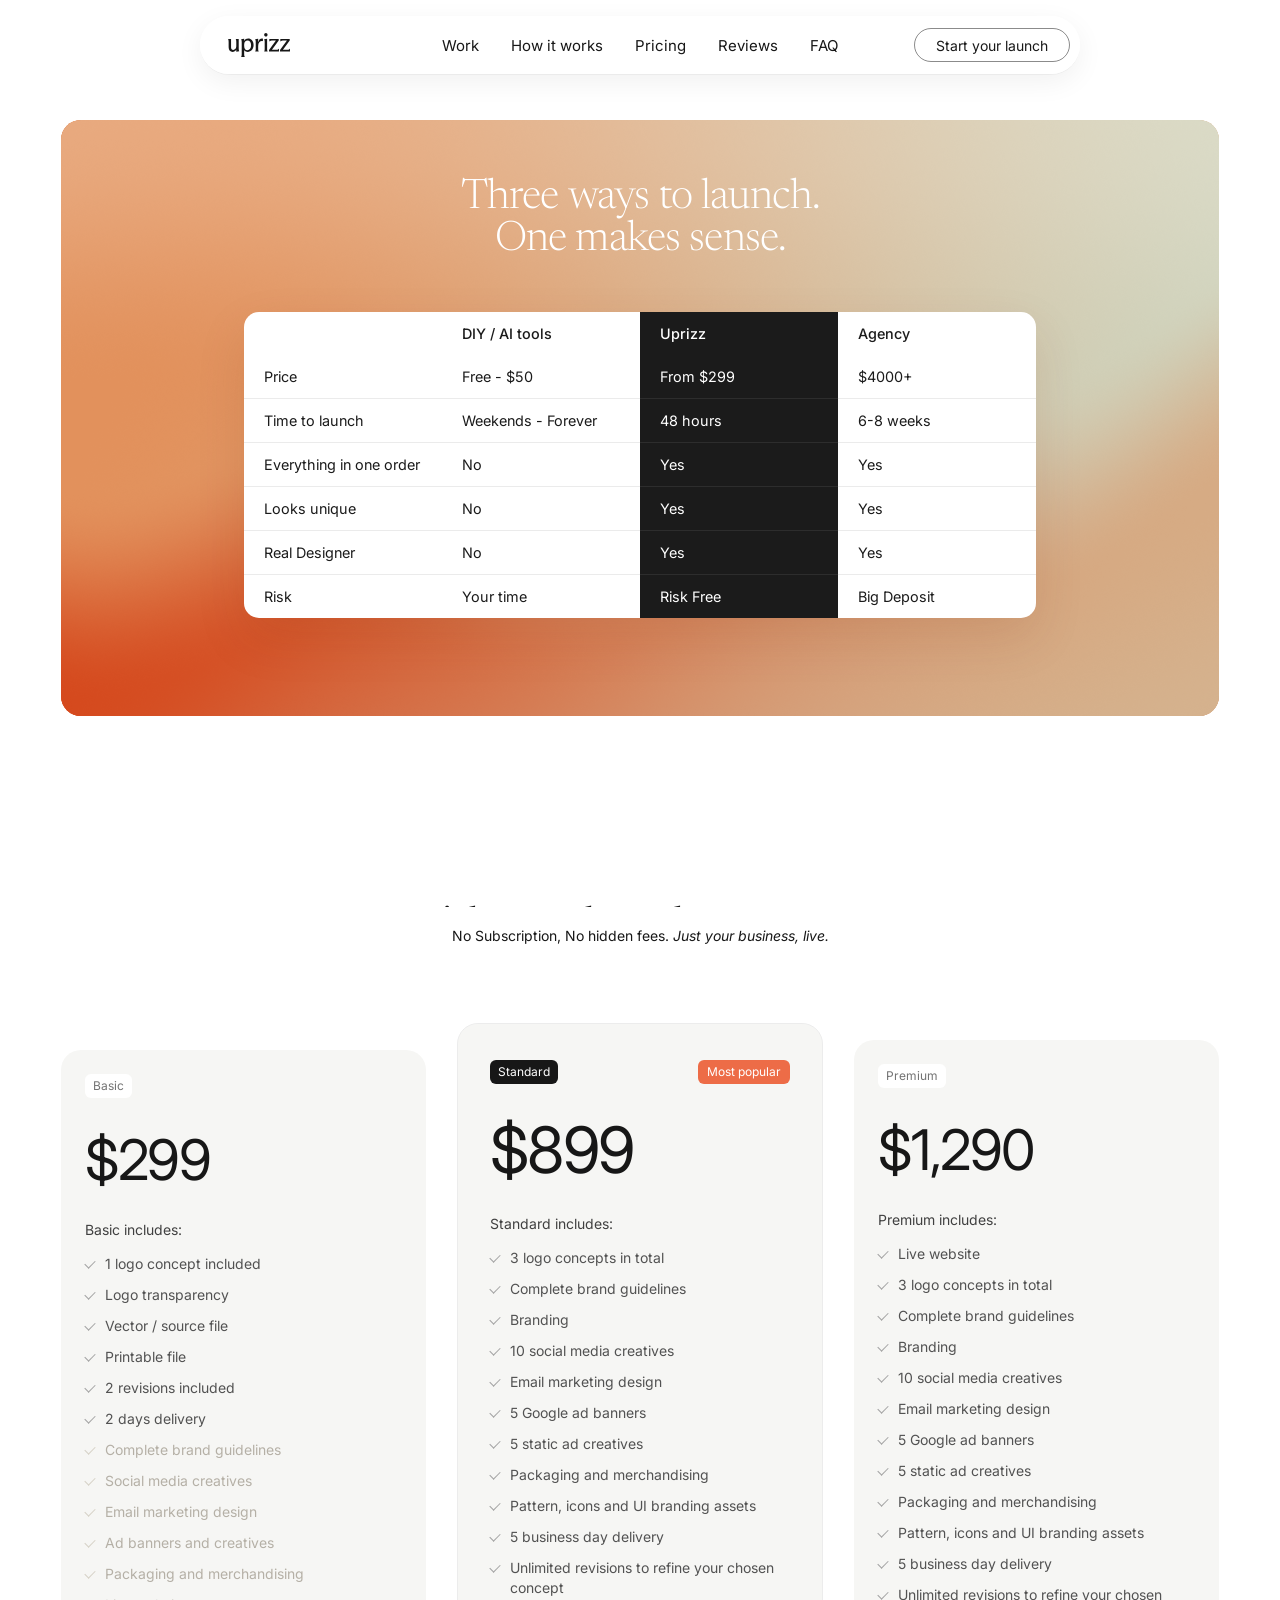
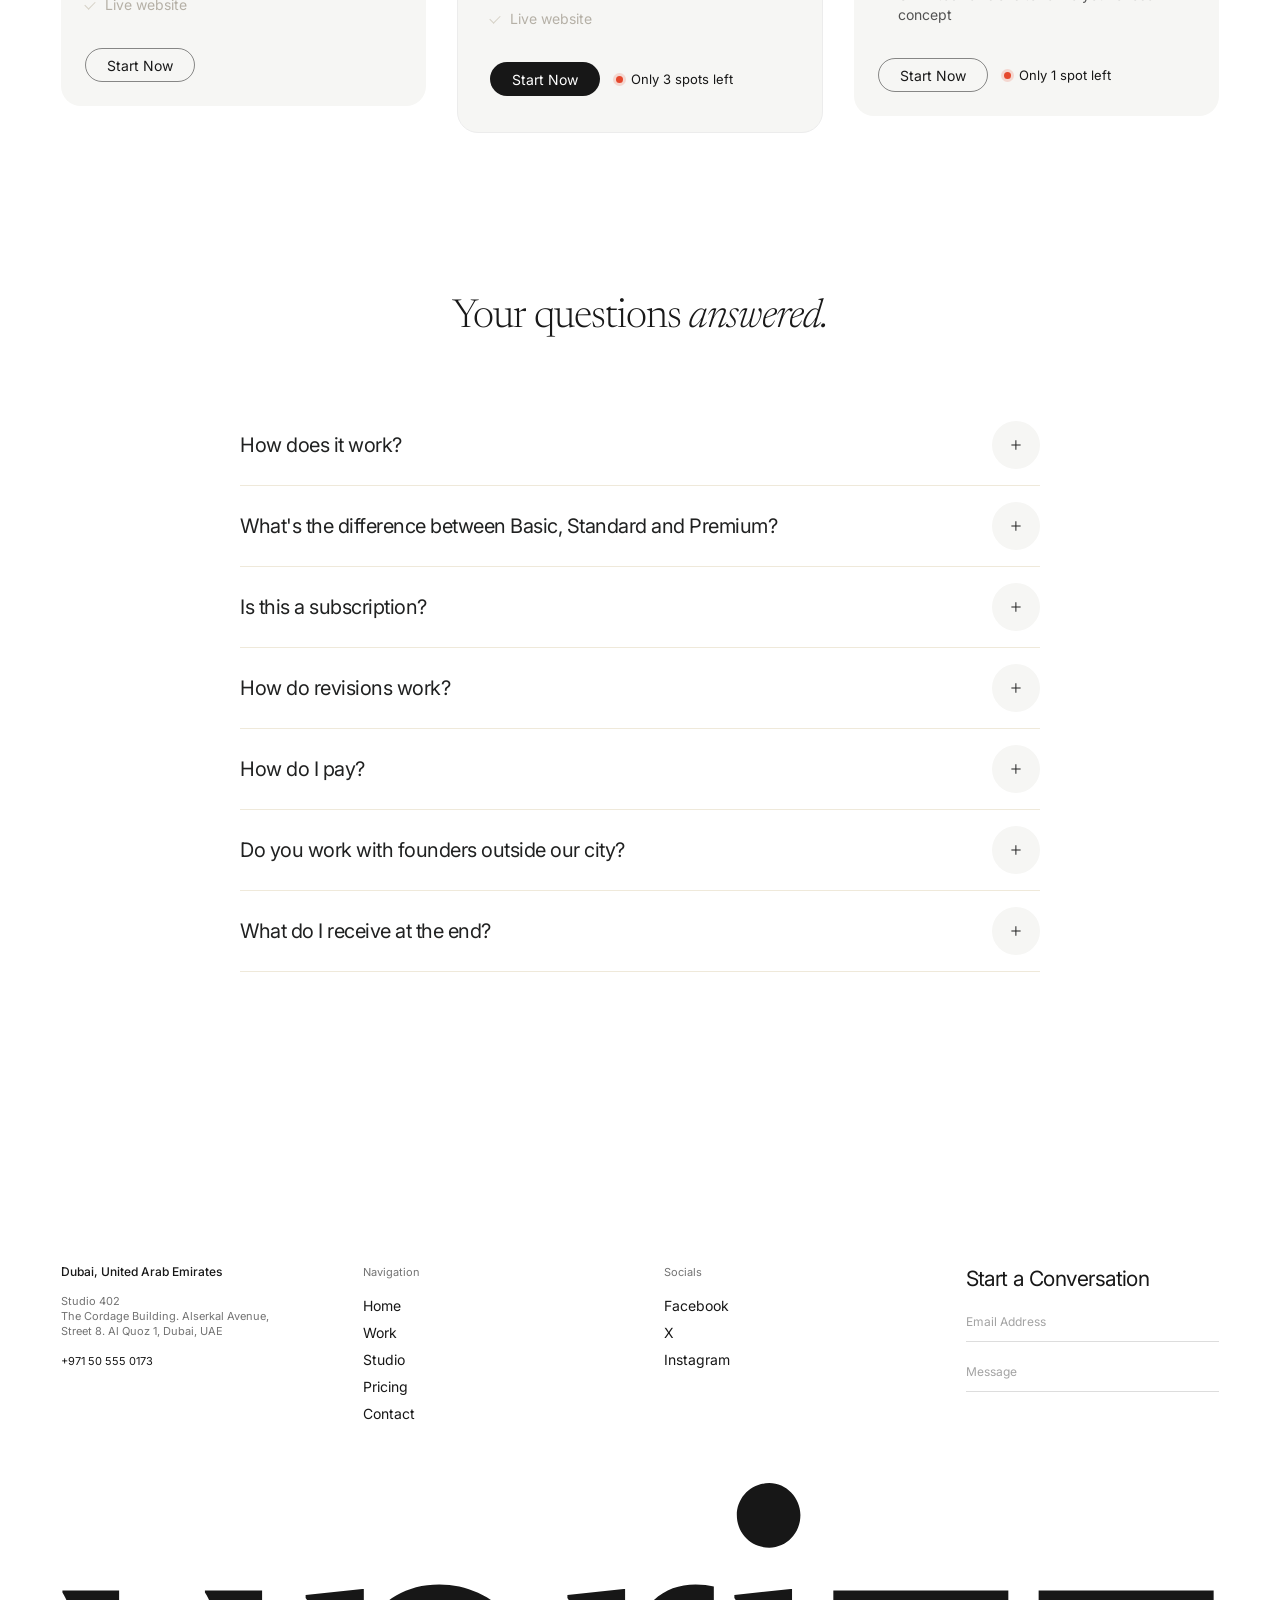
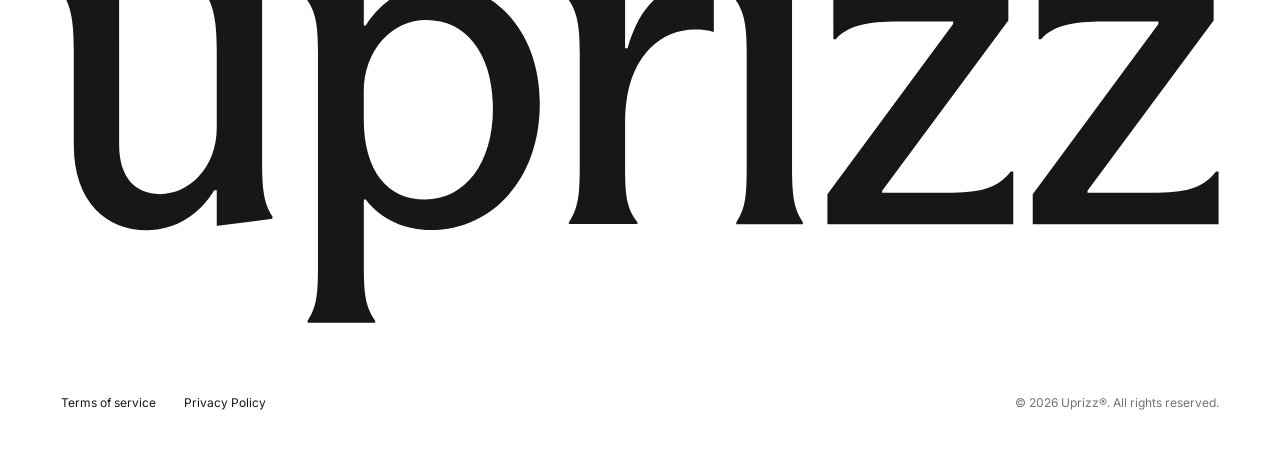
<file: comparison/index.html>
<!DOCTYPE html>
<html lang="en">
<head>
<meta charset="UTF-8">
<meta name="viewport" content="width=device-width, initial-scale=1.0">
<script>/* Page transition into a project (styles: "Page transition" in css/style.css).
   Plays only when the page being opened is a project; every other page change stays instant.
   The picture that flew in stays on top until this project's cover photo is decoded, then hands over. */
addEventListener('pagereveal',e=>{const vt=e.viewTransition;if(!vt)return;vt.ready.catch(()=>{});vt.finished.catch(()=>{});vt.updateCallbackDone?.catch(()=>{});
  if(!location.pathname.startsWith('/projects/')){vt.skipTransition();return}
  const h=document.documentElement;h.classList.add('vt-project');vt.finished.finally(()=>h.classList.remove('vt-project'));
  const u=document.querySelector('link[rel=preload][as=image]')?.href;let done=false;
  const release=()=>{if(done)return;done=true;document.getAnimations().forEach(a=>{if(a.effect&&a.effect.pseudoElement==='::view-transition-old(pj-hero)')a.finish()})};
  vt.ready.then(()=>{if(!u)return release();const im=new Image();im.src=u;(im.decode?im.decode():Promise.resolve()).then(()=>requestAnimationFrame(()=>requestAnimationFrame(release)),release)},release)});
addEventListener('pageswap',e=>{const vt=e.viewTransition;if(vt){vt.ready.catch(()=>{});vt.finished.catch(()=>{});vt.updateCallbackDone?.catch(()=>{})}});</script>
<title>Uprizz vs DIY tools vs agencies | Uprizz</title>
<meta name="description" content="Three ways to launch: DIY and AI tools, a traditional agency, or Uprizz. Compare price, time to launch and risk.">
<link rel="canonical" href="https://uprizz.com/comparison/">
<meta property="og:type" content="website"><meta property="og:site_name" content="Uprizz">
<meta property="og:title" content="Uprizz vs DIY tools vs agencies | Uprizz"><meta property="og:description" content="Three ways to launch: DIY and AI tools, a traditional agency, or Uprizz. Compare price, time to launch and risk.">
<meta property="og:url" content="https://uprizz.com/comparison/"><meta property="og:image" content="https://uprizz.com/og-image.png">
<meta name="twitter:card" content="summary_large_image">
<link rel="icon" href="/favicon.ico" sizes="48x48">
<link rel="icon" type="image/svg+xml" href="/favicon.svg">
<link rel="icon" type="image/png" sizes="48x48" href="/favicon-48.png">
<link rel="icon" type="image/png" sizes="96x96" href="/favicon-96.png">
<link rel="icon" type="image/png" sizes="192x192" href="/favicon-192.png">
<link rel="apple-touch-icon" href="/apple-touch-icon.png">
<link rel="manifest" href="/site.webmanifest">
<link rel="preconnect" href="https://fonts.googleapis.com">
<link rel="preconnect" href="https://fonts.gstatic.com" crossorigin>
<link href="https://fonts.googleapis.com/css2?family=Inter:ital,wght@0,300;0,400;0,500;0,600;1,400&family=Newsreader:ital,opsz,wght@0,6..72,300;0,6..72,400;1,6..72,300&display=swap" rel="stylesheet">
<link rel="stylesheet" href="/css/style.css?v=27b87c1d">
<link rel="stylesheet" href="/css/pages.css?v=9eee1e11">
<style>
/* ---------- Uprizz logo (recolours with the text colour) ---------- */
.brandmark{display:inline-block;height:.95em;aspect-ratio:248.52/94.51;vertical-align:-.2em;background:currentColor;
  -webkit-mask:url("data:image/svg+xml,%3Csvg xmlns='http://www.w3.org/2000/svg' viewBox='51.8 46.2 248.52 94.51'%3E%3Cpath d='M54.33,102.44v-20.43c0-5.82-.53-9.21-2.44-12.28v-.42h12.18v33.03c0,7.31,3.6,10.69,8.79,10.69,6.14,0,12.18-5.51,12.18-14.29v-16.73c0-5.93-.64-9.32-2.54-12.28v-.42h12.28v36.53c0,5.93.32,9.11,2.22,11.96v.53l-11.75,1.48h-.21v-7.62h-.53c-3.18,5.19-8.26,8.58-14.51,8.58-8.68,0-15.67-6.14-15.67-18.32Z'/%3E%3Cpath d='M106.78,82.43c0-5.93-.53-8.79-2.65-11.54v-.64l12.18-1.27h.32v7.83h.42c3.49-5.4,8.68-8.79,15.78-8.79,11.86,0,21.6,9.95,21.6,25.62,0,16.62-10.69,27.1-23.4,27.1-5.4,0-10.8-2.22-13.98-6.56h-.42v14.19c0,6.03.32,8.79,2.44,11.86v.42h-14.51v-.42c2.01-3.07,2.22-5.82,2.22-11.86v-45.95ZM144.36,94.71c0-11.65-5.61-19.06-14.29-19.06-7.41,0-13.45,6.46-13.45,15.46v5.82c0,11.22,5.19,17.26,13.13,17.26,8.68,0,14.61-7.84,14.61-19.48Z'/%3E%3Cpath d='M163.01,82.53c0-6.04-.64-8.89-2.65-11.65v-.64l12.07-1.27h.32v12.71h.53c2.75-9.32,7.52-13.66,14.61-13.66,1.59,0,2.75.21,3.92.42v9.74c-1.38-.42-2.65-.53-4.13-.53-7.62,0-14.93,6.35-14.93,19.91v9.63c0,6.03.32,8.89,2.65,11.86v.42h-14.72v-.42c2.01-2.96,2.33-5.82,2.33-11.86v-24.67Z'/%3E%3Cpath d='M208.61,107.1c0,6.04.32,9,2.33,11.96v.42h-14.29v-.42c2.01-2.96,2.22-5.93,2.22-11.96v-25.09c0-5.51-.64-8.36-2.65-11.12v-.64l12.07-1.27h.32v38.12ZM196.75,53.1c0-3.71,2.96-6.88,6.99-6.88,3.6,0,6.67,3.18,6.67,6.88,0,3.92-2.96,6.99-6.67,6.99-4.02,0-6.99-3.07-6.99-6.99Z'/%3E%3Cpath d='M241.94,112.71c6.99,0,10.8-.85,13.66-4.55h.53v11.33h-39.92v-6.46l27-36.53v-.53h-11.75c-6.56,0-10.91.85-13.45,3.81h-.53v-10.48h37.59v6.46l-27.1,36.53v.42h13.98Z'/%3E%3Cpath d='M286.04,112.71c6.99,0,10.8-.85,13.66-4.55h.53v11.33h-39.92v-6.46l27-36.53v-.53h-11.75c-6.56,0-10.91.85-13.45,3.81h-.53v-10.48h37.59v6.46l-27.1,36.53v.42h13.98Z'/%3E%3C/svg%3E") center/contain no-repeat;mask:url("data:image/svg+xml,%3Csvg xmlns='http://www.w3.org/2000/svg' viewBox='51.8 46.2 248.52 94.51'%3E%3Cpath d='M54.33,102.44v-20.43c0-5.82-.53-9.21-2.44-12.28v-.42h12.18v33.03c0,7.31,3.6,10.69,8.79,10.69,6.14,0,12.18-5.51,12.18-14.29v-16.73c0-5.93-.64-9.32-2.54-12.28v-.42h12.28v36.53c0,5.93.32,9.11,2.22,11.96v.53l-11.75,1.48h-.21v-7.62h-.53c-3.18,5.19-8.26,8.58-14.51,8.58-8.68,0-15.67-6.14-15.67-18.32Z'/%3E%3Cpath d='M106.78,82.43c0-5.93-.53-8.79-2.65-11.54v-.64l12.18-1.27h.32v7.83h.42c3.49-5.4,8.68-8.79,15.78-8.79,11.86,0,21.6,9.95,21.6,25.62,0,16.62-10.69,27.1-23.4,27.1-5.4,0-10.8-2.22-13.98-6.56h-.42v14.19c0,6.03.32,8.79,2.44,11.86v.42h-14.51v-.42c2.01-3.07,2.22-5.82,2.22-11.86v-45.95ZM144.36,94.71c0-11.65-5.61-19.06-14.29-19.06-7.41,0-13.45,6.46-13.45,15.46v5.82c0,11.22,5.19,17.26,13.13,17.26,8.68,0,14.61-7.84,14.61-19.48Z'/%3E%3Cpath d='M163.01,82.53c0-6.04-.64-8.89-2.65-11.65v-.64l12.07-1.27h.32v12.71h.53c2.75-9.32,7.52-13.66,14.61-13.66,1.59,0,2.75.21,3.92.42v9.74c-1.38-.42-2.65-.53-4.13-.53-7.62,0-14.93,6.35-14.93,19.91v9.63c0,6.03.32,8.89,2.65,11.86v.42h-14.72v-.42c2.01-2.96,2.33-5.82,2.33-11.86v-24.67Z'/%3E%3Cpath d='M208.61,107.1c0,6.04.32,9,2.33,11.96v.42h-14.29v-.42c2.01-2.96,2.22-5.93,2.22-11.96v-25.09c0-5.51-.64-8.36-2.65-11.12v-.64l12.07-1.27h.32v38.12ZM196.75,53.1c0-3.71,2.96-6.88,6.99-6.88,3.6,0,6.67,3.18,6.67,6.88,0,3.92-2.96,6.99-6.67,6.99-4.02,0-6.99-3.07-6.99-6.99Z'/%3E%3Cpath d='M241.94,112.71c6.99,0,10.8-.85,13.66-4.55h.53v11.33h-39.92v-6.46l27-36.53v-.53h-11.75c-6.56,0-10.91.85-13.45,3.81h-.53v-10.48h37.59v6.46l-27.1,36.53v.42h13.98Z'/%3E%3Cpath d='M286.04,112.71c6.99,0,10.8-.85,13.66-4.55h.53v11.33h-39.92v-6.46l27-36.53v-.53h-11.75c-6.56,0-10.91.85-13.45,3.81h-.53v-10.48h37.59v6.46l-27.1,36.53v.42h13.98Z'/%3E%3C/svg%3E") center/contain no-repeat}
.wordmark .brandmark.big{display:block;width:100%;height:auto;vertical-align:top}
</style>
</head>
<body class="page">
<svg width="0" height="0" style="position:absolute" aria-hidden="true">
  <filter id="grain"><feTurbulence type="fractalNoise" baseFrequency="1.4" numOctaves="2" result="n"/><feColorMatrix type="saturate" values="0"/><feComposite in="SourceGraphic" in2="n" operator="arithmetic" k1="1.3" k2="0" k3="0" k4="0"/></filter>
</svg>
<nav class="nav" id="nav" aria-label="Main">
  <a href="/" class="logo" aria-label="Uprizz, back to the homepage"><span class="brandmark" role="img" aria-label="Uprizz"></span></a>
  <div class="nav-links"><a href="/work/">Work</a><a href="/#process">How it works</a><a href="/#pricing">Pricing</a><a href="/#testimonials">Reviews</a><a href="/#faq">FAQ</a></div>
  <!-- CMS:navmeta -->
<div class="nav-meta">
      <div><h6>Socials</h6><a href="#">Facebook</a><br><a href="#">X</a><br><a href="#">Instagram</a></div>
      <div><h6>Contacts</h6>+971 50 555 0173<br><u><a href="mailto:altastudio@gmail.com">altastudio@gmail.com</a></u></div>
    </div>
    <a href="/#pricing" class="btn btn--outline nav-cta">Start your launch</a>
<!-- /CMS:navmeta -->
  <button type="button" class="nav-burger" id="navToggle" aria-label="Open menu" aria-expanded="false"><span class="grid-ic"><i></i><i></i><i></i><i></i></span></button>
</nav>
<main>
<!-- COMPARE:START (also used on /comparison/ and /pricing/) -->
<!-- CMS:compare -->
<section class="sec compare lead" id="compare">
  <div class="cmp-card fade">
    <div class="cmp-bg" aria-hidden="true"><canvas class="wave" data-wave="compare"></canvas></div>
    <h1 class="h2 reveal">Three ways to launch. <br> One makes sense.</h1>
    <div class="cmp-wrap">
      <table class="cmp">
        <caption class="sr">How Uprizz compares with DIY / AI tools and Agency</caption>
        <thead><tr><td></td><th scope="col">DIY / AI tools</th><th scope="col" class="u">Uprizz</th><th scope="col">Agency</th></tr></thead>
        <tbody>
          <tr><th scope="row">Price</th><td>Free - $50</td><td class="u">From $299</td><td>$4000+</td></tr>
          <tr><th scope="row">Time to launch</th><td>Weekends - Forever</td><td class="u">48 hours</td><td>6-8 weeks</td></tr>
          <tr><th scope="row">Everything in one order</th><td>No</td><td class="u">Yes</td><td>Yes</td></tr>
          <tr><th scope="row">Looks unique</th><td>No</td><td class="u">Yes</td><td>Yes</td></tr>
          <tr><th scope="row">Real Designer</th><td>No</td><td class="u">Yes</td><td>Yes</td></tr>
          <tr><th scope="row">Risk</th><td>Your time</td><td class="u">Risk Free</td><td>Big Deposit</td></tr>
        </tbody>
      </table>
    </div>
  </div>
</section>
<!-- /CMS:compare -->
<!-- COMPARE:END -->
<!-- PRICING:START (also used on /pricing/ and /comparison/) -->
<!-- CMS:pricing -->
<section class="sec pricing" id="pricing">
  <div class="shead">
    <h2 class="h2 reveal">Pick your launch. Pay once</h2>
    <p class="sub fade">No Subscription, No hidden fees. <em>Just your business, live.</em></p>
  </div>
  <div class="plans">
    <div class="plan fade">
      <div class="plan-top"><span class="tag">Basic</span></div>
      <div class="price"><b>$299</b></div>
      <h6>Basic includes:</h6>
      <ul><li>1 logo concept included</li><li>Logo transparency</li><li>Vector / source file</li><li>Printable file</li><li>2 revisions included</li><li>2 days delivery</li><li class="no"><span class="sr">Not included: </span>Complete brand guidelines</li><li class="no"><span class="sr">Not included: </span>Social media creatives</li><li class="no"><span class="sr">Not included: </span>Email marketing design</li><li class="no"><span class="sr">Not included: </span>Ad banners and creatives</li><li class="no"><span class="sr">Not included: </span>Packaging and merchandising</li><li class="no"><span class="sr">Not included: </span>Live website</li></ul>
      <div class="plan-cta"><a href="/brief/?plan=Basic" class="btn btn--outline cta">Start Now</a></div>
    </div>
    <div class="plan pop fade">
      <div class="plan-top"><span class="tag blk">Standard</span><span class="popular">Most popular</span></div>
      <div class="price"><b>$899</b></div>
      <h6>Standard includes:</h6>
      <ul><li>3 logo concepts in total</li><li>Complete brand guidelines</li><li>Branding</li><li>10 social media creatives</li><li>Email marketing design</li><li>5 Google ad banners</li><li>5 static ad creatives</li><li>Packaging and merchandising</li><li>Pattern, icons and UI branding assets</li><li>5 business day delivery</li><li>Unlimited revisions to refine your chosen concept</li><li class="no"><span class="sr">Not included: </span>Live website</li></ul>
      <div class="plan-cta"><a href="/brief/?plan=Standard" class="btn cta">Start Now</a><p class="spots"><i></i>Only 3 spots left</p></div>
    </div>
    <div class="plan fade">
      <div class="plan-top"><span class="tag">Premium</span></div>
      <div class="price"><b>$1,290</b></div>
      <h6>Premium includes:</h6>
      <ul><li>Live website</li><li>3 logo concepts in total</li><li>Complete brand guidelines</li><li>Branding</li><li>10 social media creatives</li><li>Email marketing design</li><li>5 Google ad banners</li><li>5 static ad creatives</li><li>Packaging and merchandising</li><li>Pattern, icons and UI branding assets</li><li>5 business day delivery</li><li>Unlimited revisions to refine your chosen concept</li></ul>
      <div class="plan-cta"><a href="/brief/?plan=Premium" class="btn btn--outline cta">Start Now</a><p class="spots"><i></i>Only 1 spot left</p></div>
    </div>
  </div>
</section>
<!-- /CMS:pricing -->
<!-- PRICING:END -->
<!-- FAQ:START (shared with every page) -->
<!-- CMS:faq -->
<section class="sec faq" id="faq">
  <div class="shead"><h2 class="h2 reveal">Your questions <em>answered.</em></h2></div>
  <div class="qs" id="faqList">
    <div class="q fade"><button type="button" class="q-top" aria-expanded="false" aria-controls="faq-a0" id="faq-q0"><span class="q-title">How does it work?</span><span class="q-icon"><svg viewBox="0 0 20 20" aria-hidden="true"><path d="M10.6211 9.5H14.6289V10.5H10.6211V14.6289H9.62109V10.5H5.37109V9.5H9.62109V5.37109H10.6211V9.5Z"/></svg></span></button><div class="q-bottom" id="faq-a0" role="region" aria-labelledby="faq-q0"><div class="q-wrap"><div class="q-content"><p>Pick a package and pay once, right on the site. Then fill in a short brief about your business, your audience and the feel you want. Our designers review it and get back to you within 24 hours, and you receive your files on the delivery date of your package.</p></div></div></div></div>
    <div class="q fade"><button type="button" class="q-top" aria-expanded="false" aria-controls="faq-a1" id="faq-q1"><span class="q-title">What&#x27;s the difference between Basic, Standard and Premium?</span><span class="q-icon"><svg viewBox="0 0 20 20" aria-hidden="true"><path d="M10.6211 9.5H14.6289V10.5H10.6211V14.6289H9.62109V10.5H5.37109V9.5H9.62109V5.37109H10.6211V9.5Z"/></svg></span></button><div class="q-bottom" id="faq-a1" role="region" aria-labelledby="faq-q1"><div class="q-wrap"><div class="q-content"><p>Basic gets you a professional logo: one concept, every file format you need and two revisions, delivered in 2 days. Standard is a complete brand: three logo concepts, brand guidelines, social media, ad and email designs, packaging and brand assets, delivered in 5 business days. Premium is everything in Standard plus a live website.</p></div></div></div></div>
    <div class="q fade"><button type="button" class="q-top" aria-expanded="false" aria-controls="faq-a2" id="faq-q2"><span class="q-title">Is this a subscription?</span><span class="q-icon"><svg viewBox="0 0 20 20" aria-hidden="true"><path d="M10.6211 9.5H14.6289V10.5H10.6211V14.6289H9.62109V10.5H5.37109V9.5H9.62109V5.37109H10.6211V9.5Z"/></svg></span></button><div class="q-bottom" id="faq-a2" role="region" aria-labelledby="faq-q2"><div class="q-wrap"><div class="q-content"><p>No. You pay once for your package. There are no monthly fees, no hidden costs and nothing to cancel.</p></div></div></div></div>
    <div class="q fade"><button type="button" class="q-top" aria-expanded="false" aria-controls="faq-a3" id="faq-q3"><span class="q-title">How do revisions work?</span><span class="q-icon"><svg viewBox="0 0 20 20" aria-hidden="true"><path d="M10.6211 9.5H14.6289V10.5H10.6211V14.6289H9.62109V10.5H5.37109V9.5H9.62109V5.37109H10.6211V9.5Z"/></svg></span></button><div class="q-bottom" id="faq-a3" role="region" aria-labelledby="faq-q3"><div class="q-wrap"><div class="q-content"><p>Basic includes 2 rounds of revisions. Standard and Premium include unlimited revisions to refine the concept you choose, so we keep going until it feels right.</p></div></div></div></div>
    <div class="q fade"><button type="button" class="q-top" aria-expanded="false" aria-controls="faq-a4" id="faq-q4"><span class="q-title">How do I pay?</span><span class="q-icon"><svg viewBox="0 0 20 20" aria-hidden="true"><path d="M10.6211 9.5H14.6289V10.5H10.6211V14.6289H9.62109V10.5H5.37109V9.5H9.62109V5.37109H10.6211V9.5Z"/></svg></span></button><div class="q-bottom" id="faq-a4" role="region" aria-labelledby="faq-q4"><div class="q-wrap"><div class="q-content"><p>By card or PayPal on our secure checkout, without leaving the site. Prefer a bank transfer? Email heyuprizz@gmail.com and we&#x27;ll send you an invoice.</p></div></div></div></div>
    <div class="q fade"><button type="button" class="q-top" aria-expanded="false" aria-controls="faq-a5" id="faq-q5"><span class="q-title">Do you work with founders outside our city?</span><span class="q-icon"><svg viewBox="0 0 20 20" aria-hidden="true"><path d="M10.6211 9.5H14.6289V10.5H10.6211V14.6289H9.62109V10.5H5.37109V9.5H9.62109V5.37109H10.6211V9.5Z"/></svg></span></button><div class="q-bottom" id="faq-a5" role="region" aria-labelledby="faq-q5"><div class="q-wrap"><div class="q-content"><p>Yes. Everything runs online, so we work with founders anywhere. You send your brief, we share the designs and your feedback, and you receive all files digitally.</p></div></div></div></div>
    <div class="q fade"><button type="button" class="q-top" aria-expanded="false" aria-controls="faq-a6" id="faq-q6"><span class="q-title">What do I receive at the end?</span><span class="q-icon"><svg viewBox="0 0 20 20" aria-hidden="true"><path d="M10.6211 9.5H14.6289V10.5H10.6211V14.6289H9.62109V10.5H5.37109V9.5H9.62109V5.37109H10.6211V9.5Z"/></svg></span></button><div class="q-bottom" id="faq-a6" role="region" aria-labelledby="faq-q6"><div class="q-wrap"><div class="q-content"><p>Every file you need to use your brand straight away: your logo with a transparent background, vector and source files, and print-ready files. Standard and Premium also include your brand guidelines and all the designs listed in your package. Everything is yours to keep.</p></div></div></div></div>
  </div>
</section>
<!-- /CMS:faq -->
<!-- FAQ:END -->
</main>
<footer class="sec footer" id="contact">
  <div class="f-top fade">
    <div class="f-addr">
      <h6>Dubai, United Arab Emirates</h6>
      <p>Studio 402<br>The Cordage Building. Alserkal Avenue,<br>Street 8. Al Quoz 1, Dubai, UAE</p>
      <b>+971 50 555 0173</b>
    </div>
    <div><div class="t">Navigation</div><ul>
      <li><a href="/"><span class="roll"><span data-t="Home">Home</span></span></a></li>
      <li><a href="/work/"><span class="roll"><span data-t="Work">Work</span></span></a></li>
      <li><a href="/#process"><span class="roll"><span data-t="Studio">Studio</span></span></a></li>
      <li><a href="/pricing/"><span class="roll"><span data-t="Pricing">Pricing</span></span></a></li>
      <li><a href="#contact"><span class="roll"><span data-t="Contact">Contact</span></span></a></li>
    </ul></div>
    <div><div class="t">Socials</div><ul>
      <li><a href="#"><span class="roll"><span data-t="Facebook">Facebook</span></span></a></li>
      <li><a href="#"><span class="roll"><span data-t="X">X</span></span></a></li>
      <li><a href="#"><span class="roll"><span data-t="Instagram">Instagram</span></span></a></li>
    </ul></div>
    <form class="f-form" id="contactForm">
      <h3>Start a Conversation</h3>
      <label class="field"><span class="sr">Email address</span><input type="email" placeholder="Email Address" required></label>
      <label class="field"><span class="sr">Message</span><input placeholder="Message" required><button class="dot" type="submit" aria-label="Send message"><svg viewBox="0 0 14 14" aria-hidden="true"><path d="M2 7h10M8 3l4 4-4 4"/></svg></button></label>
      <span class="toast" id="contactToast">Thanks, we'll be in touch.</span>
    </form>
  </div>
  <div class="wordmark" id="wordmark"><span><span class="brandmark big" role="img" aria-label="Uprizz"></span></span></div>
  <div class="legal"><div><a href="#">Terms of service</a><a href="#">Privacy Policy</a></div><span>© 2026 Uprizz®. All rights reserved.</span></div>
</footer>
<script src="/js/main.js?v=c7fdf1c4"></script>
</body>
</html>
</file>
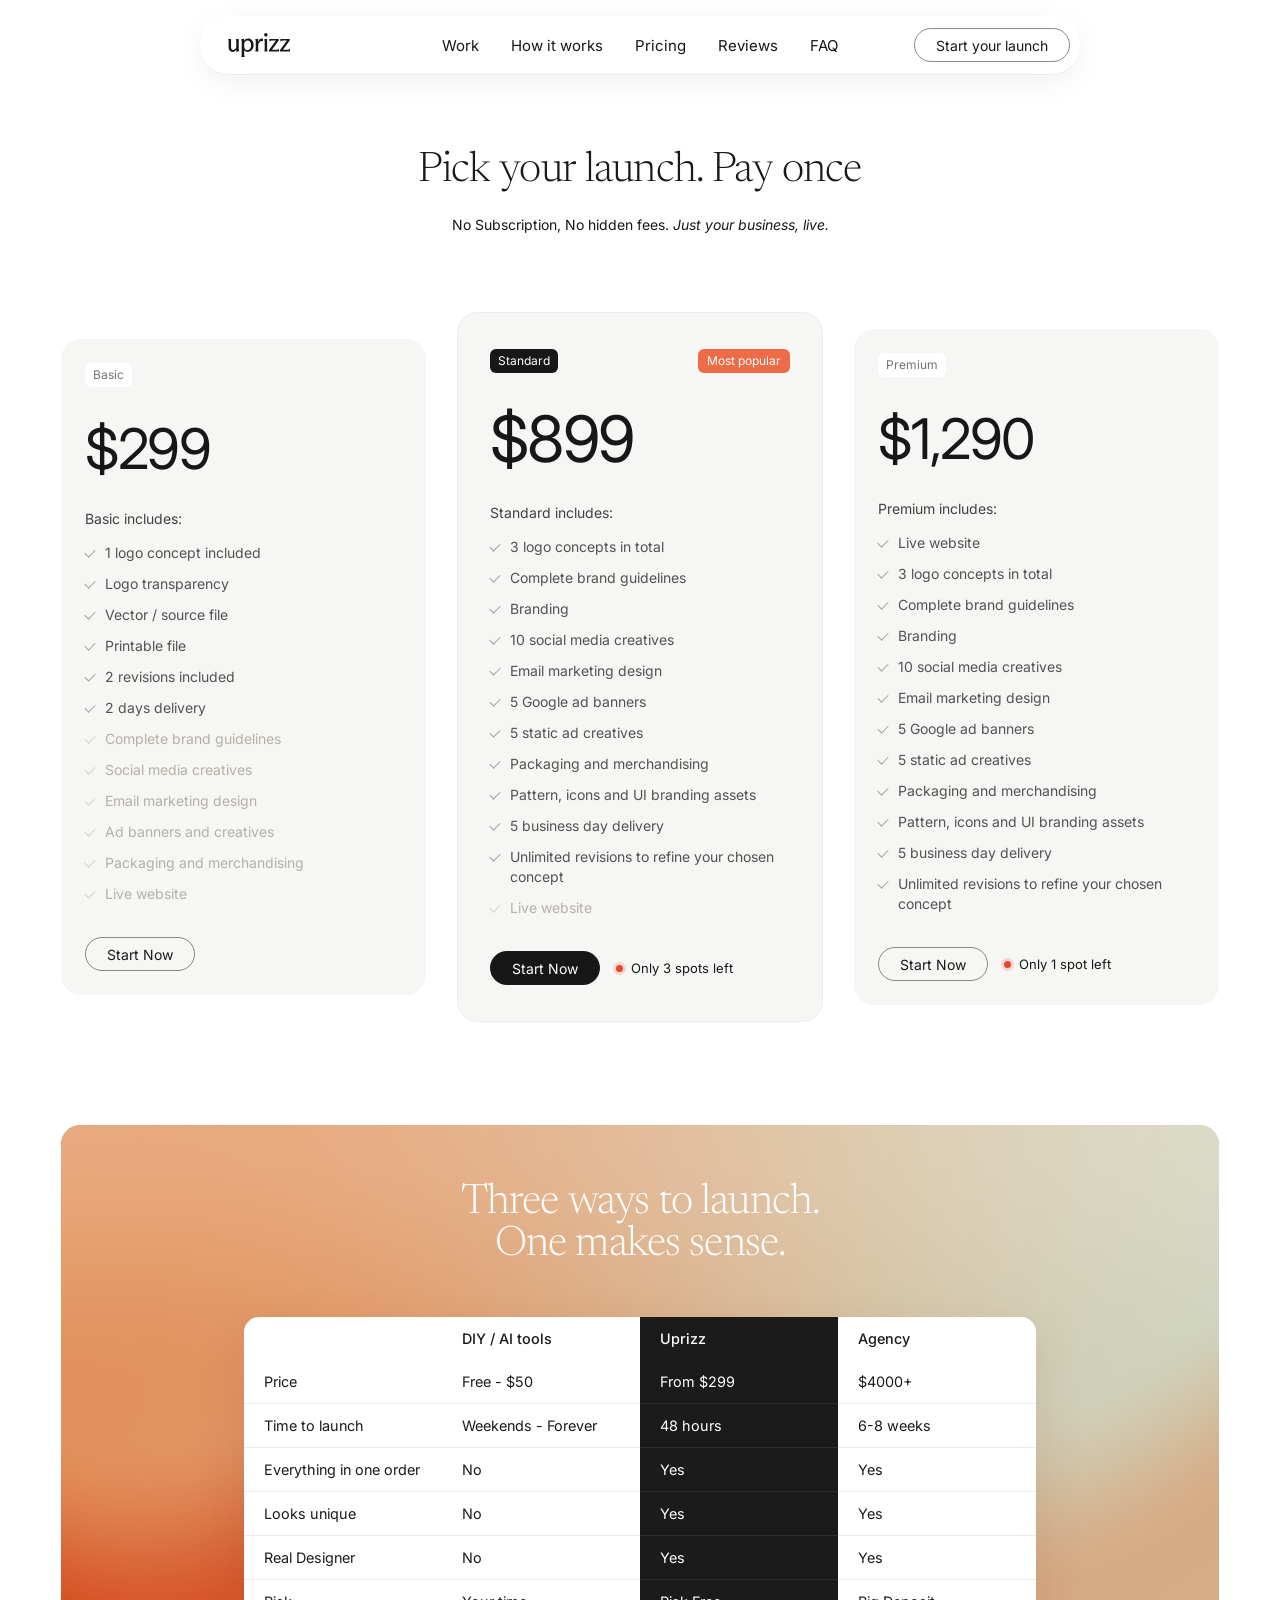
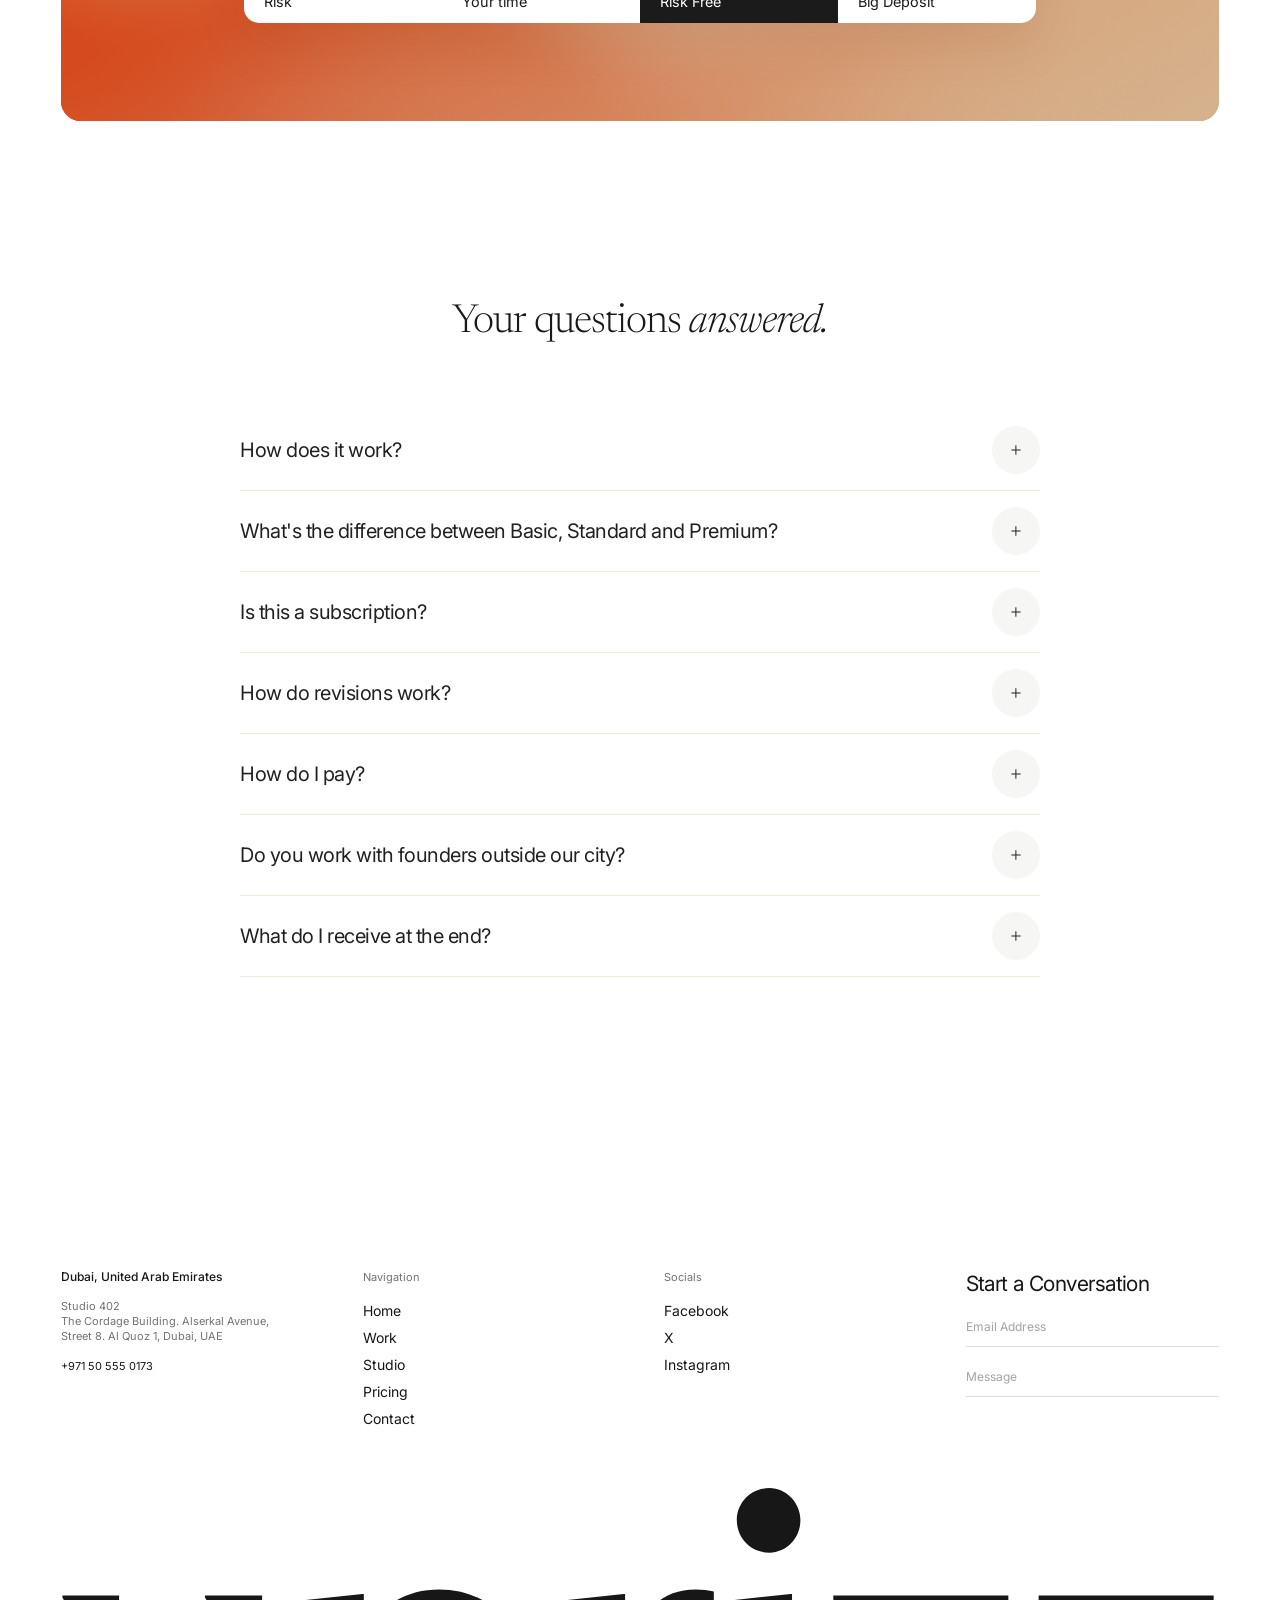
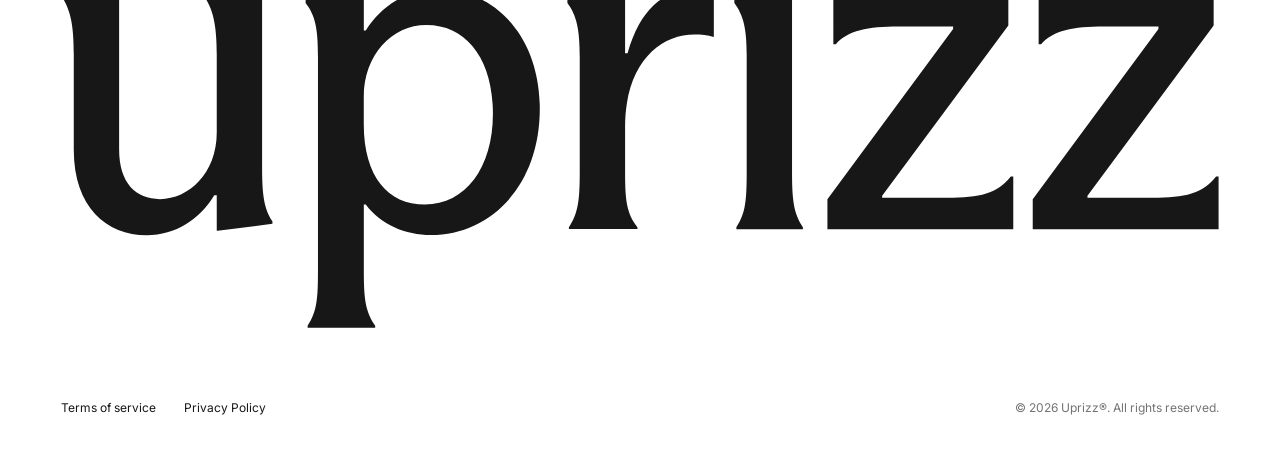
<file: pricing/index.html>
<!DOCTYPE html>
<html lang="en">
<head>
<meta charset="UTF-8">
<meta name="viewport" content="width=device-width, initial-scale=1.0">
<script>/* Page transition into a project (styles: "Page transition" in css/style.css).
   Plays only when the page being opened is a project; every other page change stays instant.
   The picture that flew in stays on top until this project's cover photo is decoded, then hands over. */
addEventListener('pagereveal',e=>{const vt=e.viewTransition;if(!vt)return;vt.ready.catch(()=>{});vt.finished.catch(()=>{});vt.updateCallbackDone?.catch(()=>{});
  if(!location.pathname.startsWith('/projects/')){vt.skipTransition();return}
  const h=document.documentElement;h.classList.add('vt-project');vt.finished.finally(()=>h.classList.remove('vt-project'));
  const u=document.querySelector('link[rel=preload][as=image]')?.href;let done=false;
  const release=()=>{if(done)return;done=true;document.getAnimations().forEach(a=>{if(a.effect&&a.effect.pseudoElement==='::view-transition-old(pj-hero)')a.finish()})};
  vt.ready.then(()=>{if(!u)return release();const im=new Image();im.src=u;(im.decode?im.decode():Promise.resolve()).then(()=>requestAnimationFrame(()=>requestAnimationFrame(release)),release)},release)});
addEventListener('pageswap',e=>{const vt=e.viewTransition;if(vt){vt.ready.catch(()=>{});vt.finished.catch(()=>{});vt.updateCallbackDone?.catch(()=>{})}});</script>
<title>Pricing | Uprizz</title>
<meta name="description" content="Pick your launch and pay once: Uprizz packages for first-time founders. No subscription, no hidden fees.">
<link rel="canonical" href="https://uprizz.com/pricing/">
<meta property="og:type" content="website"><meta property="og:site_name" content="Uprizz">
<meta property="og:title" content="Pricing | Uprizz"><meta property="og:description" content="Pick your launch and pay once: Uprizz packages for first-time founders. No subscription, no hidden fees.">
<meta property="og:url" content="https://uprizz.com/pricing/"><meta property="og:image" content="https://uprizz.com/og-image.png">
<meta name="twitter:card" content="summary_large_image">
<link rel="icon" href="/favicon.ico" sizes="48x48">
<link rel="icon" type="image/svg+xml" href="/favicon.svg">
<link rel="icon" type="image/png" sizes="48x48" href="/favicon-48.png">
<link rel="icon" type="image/png" sizes="96x96" href="/favicon-96.png">
<link rel="icon" type="image/png" sizes="192x192" href="/favicon-192.png">
<link rel="apple-touch-icon" href="/apple-touch-icon.png">
<link rel="manifest" href="/site.webmanifest">
<link rel="preconnect" href="https://fonts.googleapis.com">
<link rel="preconnect" href="https://fonts.gstatic.com" crossorigin>
<link href="https://fonts.googleapis.com/css2?family=Inter:ital,wght@0,300;0,400;0,500;0,600;1,400&family=Newsreader:ital,opsz,wght@0,6..72,300;0,6..72,400;1,6..72,300&display=swap" rel="stylesheet">
<link rel="stylesheet" href="/css/style.css?v=27b87c1d">
<link rel="stylesheet" href="/css/pages.css?v=9eee1e11">
<style>
/* ---------- Uprizz logo (recolours with the text colour) ---------- */
.brandmark{display:inline-block;height:.95em;aspect-ratio:248.52/94.51;vertical-align:-.2em;background:currentColor;
  -webkit-mask:url("data:image/svg+xml,%3Csvg xmlns='http://www.w3.org/2000/svg' viewBox='51.8 46.2 248.52 94.51'%3E%3Cpath d='M54.33,102.44v-20.43c0-5.82-.53-9.21-2.44-12.28v-.42h12.18v33.03c0,7.31,3.6,10.69,8.79,10.69,6.14,0,12.18-5.51,12.18-14.29v-16.73c0-5.93-.64-9.32-2.54-12.28v-.42h12.28v36.53c0,5.93.32,9.11,2.22,11.96v.53l-11.75,1.48h-.21v-7.62h-.53c-3.18,5.19-8.26,8.58-14.51,8.58-8.68,0-15.67-6.14-15.67-18.32Z'/%3E%3Cpath d='M106.78,82.43c0-5.93-.53-8.79-2.65-11.54v-.64l12.18-1.27h.32v7.83h.42c3.49-5.4,8.68-8.79,15.78-8.79,11.86,0,21.6,9.95,21.6,25.62,0,16.62-10.69,27.1-23.4,27.1-5.4,0-10.8-2.22-13.98-6.56h-.42v14.19c0,6.03.32,8.79,2.44,11.86v.42h-14.51v-.42c2.01-3.07,2.22-5.82,2.22-11.86v-45.95ZM144.36,94.71c0-11.65-5.61-19.06-14.29-19.06-7.41,0-13.45,6.46-13.45,15.46v5.82c0,11.22,5.19,17.26,13.13,17.26,8.68,0,14.61-7.84,14.61-19.48Z'/%3E%3Cpath d='M163.01,82.53c0-6.04-.64-8.89-2.65-11.65v-.64l12.07-1.27h.32v12.71h.53c2.75-9.32,7.52-13.66,14.61-13.66,1.59,0,2.75.21,3.92.42v9.74c-1.38-.42-2.65-.53-4.13-.53-7.62,0-14.93,6.35-14.93,19.91v9.63c0,6.03.32,8.89,2.65,11.86v.42h-14.72v-.42c2.01-2.96,2.33-5.82,2.33-11.86v-24.67Z'/%3E%3Cpath d='M208.61,107.1c0,6.04.32,9,2.33,11.96v.42h-14.29v-.42c2.01-2.96,2.22-5.93,2.22-11.96v-25.09c0-5.51-.64-8.36-2.65-11.12v-.64l12.07-1.27h.32v38.12ZM196.75,53.1c0-3.71,2.96-6.88,6.99-6.88,3.6,0,6.67,3.18,6.67,6.88,0,3.92-2.96,6.99-6.67,6.99-4.02,0-6.99-3.07-6.99-6.99Z'/%3E%3Cpath d='M241.94,112.71c6.99,0,10.8-.85,13.66-4.55h.53v11.33h-39.92v-6.46l27-36.53v-.53h-11.75c-6.56,0-10.91.85-13.45,3.81h-.53v-10.48h37.59v6.46l-27.1,36.53v.42h13.98Z'/%3E%3Cpath d='M286.04,112.71c6.99,0,10.8-.85,13.66-4.55h.53v11.33h-39.92v-6.46l27-36.53v-.53h-11.75c-6.56,0-10.91.85-13.45,3.81h-.53v-10.48h37.59v6.46l-27.1,36.53v.42h13.98Z'/%3E%3C/svg%3E") center/contain no-repeat;mask:url("data:image/svg+xml,%3Csvg xmlns='http://www.w3.org/2000/svg' viewBox='51.8 46.2 248.52 94.51'%3E%3Cpath d='M54.33,102.44v-20.43c0-5.82-.53-9.21-2.44-12.28v-.42h12.18v33.03c0,7.31,3.6,10.69,8.79,10.69,6.14,0,12.18-5.51,12.18-14.29v-16.73c0-5.93-.64-9.32-2.54-12.28v-.42h12.28v36.53c0,5.93.32,9.11,2.22,11.96v.53l-11.75,1.48h-.21v-7.62h-.53c-3.18,5.19-8.26,8.58-14.51,8.58-8.68,0-15.67-6.14-15.67-18.32Z'/%3E%3Cpath d='M106.78,82.43c0-5.93-.53-8.79-2.65-11.54v-.64l12.18-1.27h.32v7.83h.42c3.49-5.4,8.68-8.79,15.78-8.79,11.86,0,21.6,9.95,21.6,25.62,0,16.62-10.69,27.1-23.4,27.1-5.4,0-10.8-2.22-13.98-6.56h-.42v14.19c0,6.03.32,8.79,2.44,11.86v.42h-14.51v-.42c2.01-3.07,2.22-5.82,2.22-11.86v-45.95ZM144.36,94.71c0-11.65-5.61-19.06-14.29-19.06-7.41,0-13.45,6.46-13.45,15.46v5.82c0,11.22,5.19,17.26,13.13,17.26,8.68,0,14.61-7.84,14.61-19.48Z'/%3E%3Cpath d='M163.01,82.53c0-6.04-.64-8.89-2.65-11.65v-.64l12.07-1.27h.32v12.71h.53c2.75-9.32,7.52-13.66,14.61-13.66,1.59,0,2.75.21,3.92.42v9.74c-1.38-.42-2.65-.53-4.13-.53-7.62,0-14.93,6.35-14.93,19.91v9.63c0,6.03.32,8.89,2.65,11.86v.42h-14.72v-.42c2.01-2.96,2.33-5.82,2.33-11.86v-24.67Z'/%3E%3Cpath d='M208.61,107.1c0,6.04.32,9,2.33,11.96v.42h-14.29v-.42c2.01-2.96,2.22-5.93,2.22-11.96v-25.09c0-5.51-.64-8.36-2.65-11.12v-.64l12.07-1.27h.32v38.12ZM196.75,53.1c0-3.71,2.96-6.88,6.99-6.88,3.6,0,6.67,3.18,6.67,6.88,0,3.92-2.96,6.99-6.67,6.99-4.02,0-6.99-3.07-6.99-6.99Z'/%3E%3Cpath d='M241.94,112.71c6.99,0,10.8-.85,13.66-4.55h.53v11.33h-39.92v-6.46l27-36.53v-.53h-11.75c-6.56,0-10.91.85-13.45,3.81h-.53v-10.48h37.59v6.46l-27.1,36.53v.42h13.98Z'/%3E%3Cpath d='M286.04,112.71c6.99,0,10.8-.85,13.66-4.55h.53v11.33h-39.92v-6.46l27-36.53v-.53h-11.75c-6.56,0-10.91.85-13.45,3.81h-.53v-10.48h37.59v6.46l-27.1,36.53v.42h13.98Z'/%3E%3C/svg%3E") center/contain no-repeat}
.wordmark .brandmark.big{display:block;width:100%;height:auto;vertical-align:top}
</style>
</head>
<body class="page">
<svg width="0" height="0" style="position:absolute" aria-hidden="true">
  <filter id="grain"><feTurbulence type="fractalNoise" baseFrequency="1.4" numOctaves="2" result="n"/><feColorMatrix type="saturate" values="0"/><feComposite in="SourceGraphic" in2="n" operator="arithmetic" k1="1.3" k2="0" k3="0" k4="0"/></filter>
</svg>
<nav class="nav" id="nav" aria-label="Main">
  <a href="/" class="logo" aria-label="Uprizz, back to the homepage"><span class="brandmark" role="img" aria-label="Uprizz"></span></a>
  <div class="nav-links"><a href="/work/">Work</a><a href="/#process">How it works</a><a href="/#pricing">Pricing</a><a href="/#testimonials">Reviews</a><a href="/#faq">FAQ</a></div>
  <!-- CMS:navmeta -->
<div class="nav-meta">
      <div><h6>Socials</h6><a href="#">Facebook</a><br><a href="#">X</a><br><a href="#">Instagram</a></div>
      <div><h6>Contacts</h6>+971 50 555 0173<br><u><a href="mailto:altastudio@gmail.com">altastudio@gmail.com</a></u></div>
    </div>
    <a href="/#pricing" class="btn btn--outline nav-cta">Start your launch</a>
<!-- /CMS:navmeta -->
  <button type="button" class="nav-burger" id="navToggle" aria-label="Open menu" aria-expanded="false"><span class="grid-ic"><i></i><i></i><i></i><i></i></span></button>
</nav>
<main>
<!-- PRICING:START (also used on /pricing/ and /comparison/) -->
<!-- CMS:pricing -->
<section class="sec pricing lead" id="pricing">
  <div class="shead">
    <h1 class="h2 reveal">Pick your launch. Pay once</h1>
    <p class="sub fade">No Subscription, No hidden fees. <em>Just your business, live.</em></p>
  </div>
  <div class="plans">
    <div class="plan fade">
      <div class="plan-top"><span class="tag">Basic</span></div>
      <div class="price"><b>$299</b></div>
      <h6>Basic includes:</h6>
      <ul><li>1 logo concept included</li><li>Logo transparency</li><li>Vector / source file</li><li>Printable file</li><li>2 revisions included</li><li>2 days delivery</li><li class="no"><span class="sr">Not included: </span>Complete brand guidelines</li><li class="no"><span class="sr">Not included: </span>Social media creatives</li><li class="no"><span class="sr">Not included: </span>Email marketing design</li><li class="no"><span class="sr">Not included: </span>Ad banners and creatives</li><li class="no"><span class="sr">Not included: </span>Packaging and merchandising</li><li class="no"><span class="sr">Not included: </span>Live website</li></ul>
      <div class="plan-cta"><a href="/brief/?plan=Basic" class="btn btn--outline cta">Start Now</a></div>
    </div>
    <div class="plan pop fade">
      <div class="plan-top"><span class="tag blk">Standard</span><span class="popular">Most popular</span></div>
      <div class="price"><b>$899</b></div>
      <h6>Standard includes:</h6>
      <ul><li>3 logo concepts in total</li><li>Complete brand guidelines</li><li>Branding</li><li>10 social media creatives</li><li>Email marketing design</li><li>5 Google ad banners</li><li>5 static ad creatives</li><li>Packaging and merchandising</li><li>Pattern, icons and UI branding assets</li><li>5 business day delivery</li><li>Unlimited revisions to refine your chosen concept</li><li class="no"><span class="sr">Not included: </span>Live website</li></ul>
      <div class="plan-cta"><a href="/brief/?plan=Standard" class="btn cta">Start Now</a><p class="spots"><i></i>Only 3 spots left</p></div>
    </div>
    <div class="plan fade">
      <div class="plan-top"><span class="tag">Premium</span></div>
      <div class="price"><b>$1,290</b></div>
      <h6>Premium includes:</h6>
      <ul><li>Live website</li><li>3 logo concepts in total</li><li>Complete brand guidelines</li><li>Branding</li><li>10 social media creatives</li><li>Email marketing design</li><li>5 Google ad banners</li><li>5 static ad creatives</li><li>Packaging and merchandising</li><li>Pattern, icons and UI branding assets</li><li>5 business day delivery</li><li>Unlimited revisions to refine your chosen concept</li></ul>
      <div class="plan-cta"><a href="/brief/?plan=Premium" class="btn btn--outline cta">Start Now</a><p class="spots"><i></i>Only 1 spot left</p></div>
    </div>
  </div>
</section>
<!-- /CMS:pricing -->
<!-- PRICING:END -->
<!-- COMPARE:START (also used on /comparison/ and /pricing/) -->
<!-- CMS:compare -->
<section class="sec compare" id="compare" style="padding-top:120px">
  <div class="cmp-card fade">
    <div class="cmp-bg" aria-hidden="true"><canvas class="wave" data-wave="compare"></canvas></div>
    <h2 class="h2 reveal">Three ways to launch. <br> One makes sense.</h2>
    <div class="cmp-wrap">
      <table class="cmp">
        <caption class="sr">How Uprizz compares with DIY / AI tools and Agency</caption>
        <thead><tr><td></td><th scope="col">DIY / AI tools</th><th scope="col" class="u">Uprizz</th><th scope="col">Agency</th></tr></thead>
        <tbody>
          <tr><th scope="row">Price</th><td>Free - $50</td><td class="u">From $299</td><td>$4000+</td></tr>
          <tr><th scope="row">Time to launch</th><td>Weekends - Forever</td><td class="u">48 hours</td><td>6-8 weeks</td></tr>
          <tr><th scope="row">Everything in one order</th><td>No</td><td class="u">Yes</td><td>Yes</td></tr>
          <tr><th scope="row">Looks unique</th><td>No</td><td class="u">Yes</td><td>Yes</td></tr>
          <tr><th scope="row">Real Designer</th><td>No</td><td class="u">Yes</td><td>Yes</td></tr>
          <tr><th scope="row">Risk</th><td>Your time</td><td class="u">Risk Free</td><td>Big Deposit</td></tr>
        </tbody>
      </table>
    </div>
  </div>
</section>
<!-- /CMS:compare -->
<!-- COMPARE:END -->
<!-- FAQ:START (shared with every page) -->
<!-- CMS:faq -->
<section class="sec faq" id="faq">
  <div class="shead"><h2 class="h2 reveal">Your questions <em>answered.</em></h2></div>
  <div class="qs" id="faqList">
    <div class="q fade"><button type="button" class="q-top" aria-expanded="false" aria-controls="faq-a0" id="faq-q0"><span class="q-title">How does it work?</span><span class="q-icon"><svg viewBox="0 0 20 20" aria-hidden="true"><path d="M10.6211 9.5H14.6289V10.5H10.6211V14.6289H9.62109V10.5H5.37109V9.5H9.62109V5.37109H10.6211V9.5Z"/></svg></span></button><div class="q-bottom" id="faq-a0" role="region" aria-labelledby="faq-q0"><div class="q-wrap"><div class="q-content"><p>Pick a package and pay once, right on the site. Then fill in a short brief about your business, your audience and the feel you want. Our designers review it and get back to you within 24 hours, and you receive your files on the delivery date of your package.</p></div></div></div></div>
    <div class="q fade"><button type="button" class="q-top" aria-expanded="false" aria-controls="faq-a1" id="faq-q1"><span class="q-title">What&#x27;s the difference between Basic, Standard and Premium?</span><span class="q-icon"><svg viewBox="0 0 20 20" aria-hidden="true"><path d="M10.6211 9.5H14.6289V10.5H10.6211V14.6289H9.62109V10.5H5.37109V9.5H9.62109V5.37109H10.6211V9.5Z"/></svg></span></button><div class="q-bottom" id="faq-a1" role="region" aria-labelledby="faq-q1"><div class="q-wrap"><div class="q-content"><p>Basic gets you a professional logo: one concept, every file format you need and two revisions, delivered in 2 days. Standard is a complete brand: three logo concepts, brand guidelines, social media, ad and email designs, packaging and brand assets, delivered in 5 business days. Premium is everything in Standard plus a live website.</p></div></div></div></div>
    <div class="q fade"><button type="button" class="q-top" aria-expanded="false" aria-controls="faq-a2" id="faq-q2"><span class="q-title">Is this a subscription?</span><span class="q-icon"><svg viewBox="0 0 20 20" aria-hidden="true"><path d="M10.6211 9.5H14.6289V10.5H10.6211V14.6289H9.62109V10.5H5.37109V9.5H9.62109V5.37109H10.6211V9.5Z"/></svg></span></button><div class="q-bottom" id="faq-a2" role="region" aria-labelledby="faq-q2"><div class="q-wrap"><div class="q-content"><p>No. You pay once for your package. There are no monthly fees, no hidden costs and nothing to cancel.</p></div></div></div></div>
    <div class="q fade"><button type="button" class="q-top" aria-expanded="false" aria-controls="faq-a3" id="faq-q3"><span class="q-title">How do revisions work?</span><span class="q-icon"><svg viewBox="0 0 20 20" aria-hidden="true"><path d="M10.6211 9.5H14.6289V10.5H10.6211V14.6289H9.62109V10.5H5.37109V9.5H9.62109V5.37109H10.6211V9.5Z"/></svg></span></button><div class="q-bottom" id="faq-a3" role="region" aria-labelledby="faq-q3"><div class="q-wrap"><div class="q-content"><p>Basic includes 2 rounds of revisions. Standard and Premium include unlimited revisions to refine the concept you choose, so we keep going until it feels right.</p></div></div></div></div>
    <div class="q fade"><button type="button" class="q-top" aria-expanded="false" aria-controls="faq-a4" id="faq-q4"><span class="q-title">How do I pay?</span><span class="q-icon"><svg viewBox="0 0 20 20" aria-hidden="true"><path d="M10.6211 9.5H14.6289V10.5H10.6211V14.6289H9.62109V10.5H5.37109V9.5H9.62109V5.37109H10.6211V9.5Z"/></svg></span></button><div class="q-bottom" id="faq-a4" role="region" aria-labelledby="faq-q4"><div class="q-wrap"><div class="q-content"><p>By card or PayPal on our secure checkout, without leaving the site. Prefer a bank transfer? Email heyuprizz@gmail.com and we&#x27;ll send you an invoice.</p></div></div></div></div>
    <div class="q fade"><button type="button" class="q-top" aria-expanded="false" aria-controls="faq-a5" id="faq-q5"><span class="q-title">Do you work with founders outside our city?</span><span class="q-icon"><svg viewBox="0 0 20 20" aria-hidden="true"><path d="M10.6211 9.5H14.6289V10.5H10.6211V14.6289H9.62109V10.5H5.37109V9.5H9.62109V5.37109H10.6211V9.5Z"/></svg></span></button><div class="q-bottom" id="faq-a5" role="region" aria-labelledby="faq-q5"><div class="q-wrap"><div class="q-content"><p>Yes. Everything runs online, so we work with founders anywhere. You send your brief, we share the designs and your feedback, and you receive all files digitally.</p></div></div></div></div>
    <div class="q fade"><button type="button" class="q-top" aria-expanded="false" aria-controls="faq-a6" id="faq-q6"><span class="q-title">What do I receive at the end?</span><span class="q-icon"><svg viewBox="0 0 20 20" aria-hidden="true"><path d="M10.6211 9.5H14.6289V10.5H10.6211V14.6289H9.62109V10.5H5.37109V9.5H9.62109V5.37109H10.6211V9.5Z"/></svg></span></button><div class="q-bottom" id="faq-a6" role="region" aria-labelledby="faq-q6"><div class="q-wrap"><div class="q-content"><p>Every file you need to use your brand straight away: your logo with a transparent background, vector and source files, and print-ready files. Standard and Premium also include your brand guidelines and all the designs listed in your package. Everything is yours to keep.</p></div></div></div></div>
  </div>
</section>
<!-- /CMS:faq -->
<!-- FAQ:END -->
</main>
<footer class="sec footer" id="contact">
  <div class="f-top fade">
    <div class="f-addr">
      <h6>Dubai, United Arab Emirates</h6>
      <p>Studio 402<br>The Cordage Building. Alserkal Avenue,<br>Street 8. Al Quoz 1, Dubai, UAE</p>
      <b>+971 50 555 0173</b>
    </div>
    <div><div class="t">Navigation</div><ul>
      <li><a href="/"><span class="roll"><span data-t="Home">Home</span></span></a></li>
      <li><a href="/work/"><span class="roll"><span data-t="Work">Work</span></span></a></li>
      <li><a href="/#process"><span class="roll"><span data-t="Studio">Studio</span></span></a></li>
      <li><a href="/pricing/"><span class="roll"><span data-t="Pricing">Pricing</span></span></a></li>
      <li><a href="#contact"><span class="roll"><span data-t="Contact">Contact</span></span></a></li>
    </ul></div>
    <div><div class="t">Socials</div><ul>
      <li><a href="#"><span class="roll"><span data-t="Facebook">Facebook</span></span></a></li>
      <li><a href="#"><span class="roll"><span data-t="X">X</span></span></a></li>
      <li><a href="#"><span class="roll"><span data-t="Instagram">Instagram</span></span></a></li>
    </ul></div>
    <form class="f-form" id="contactForm">
      <h3>Start a Conversation</h3>
      <label class="field"><span class="sr">Email address</span><input type="email" placeholder="Email Address" required></label>
      <label class="field"><span class="sr">Message</span><input placeholder="Message" required><button class="dot" type="submit" aria-label="Send message"><svg viewBox="0 0 14 14" aria-hidden="true"><path d="M2 7h10M8 3l4 4-4 4"/></svg></button></label>
      <span class="toast" id="contactToast">Thanks, we'll be in touch.</span>
    </form>
  </div>
  <div class="wordmark" id="wordmark"><span><span class="brandmark big" role="img" aria-label="Uprizz"></span></span></div>
  <div class="legal"><div><a href="#">Terms of service</a><a href="#">Privacy Policy</a></div><span>© 2026 Uprizz®. All rights reserved.</span></div>
</footer>
<script src="/js/main.js?v=c7fdf1c4"></script>
</body>
</html>
</file>
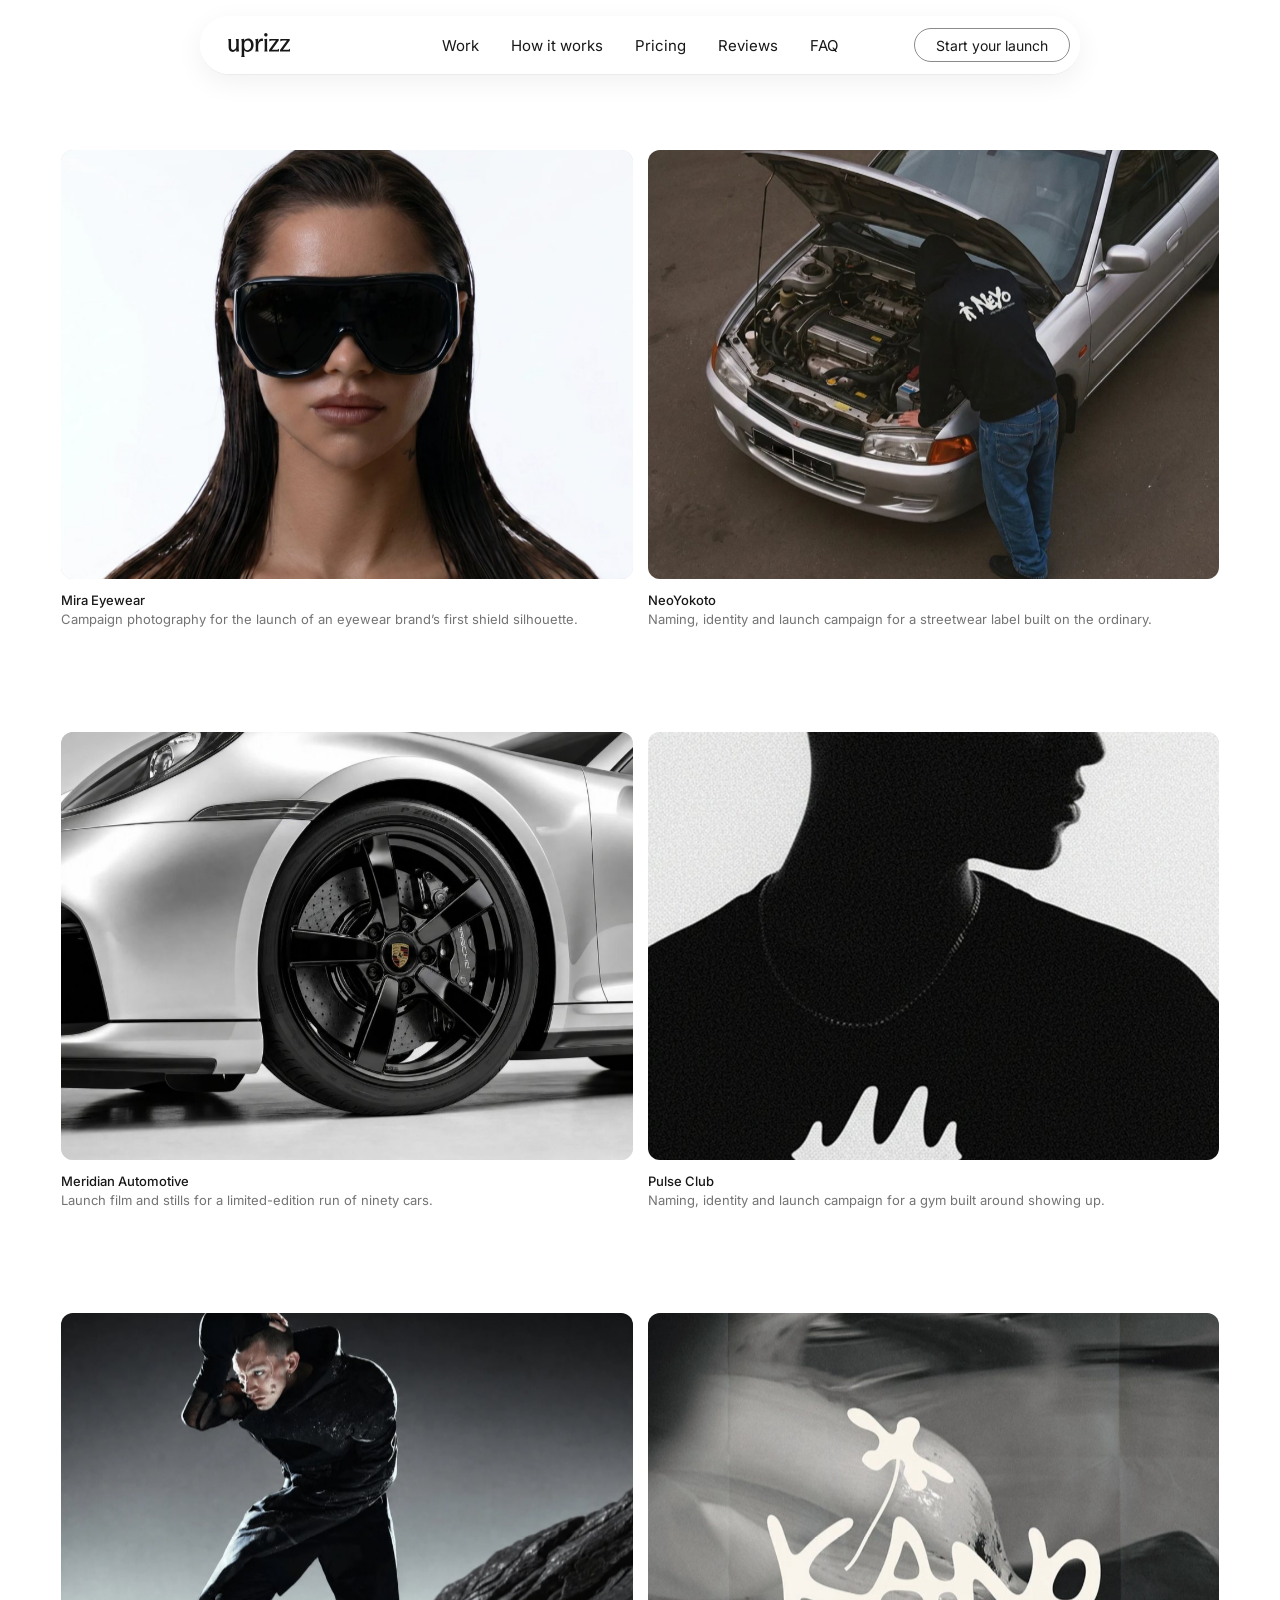
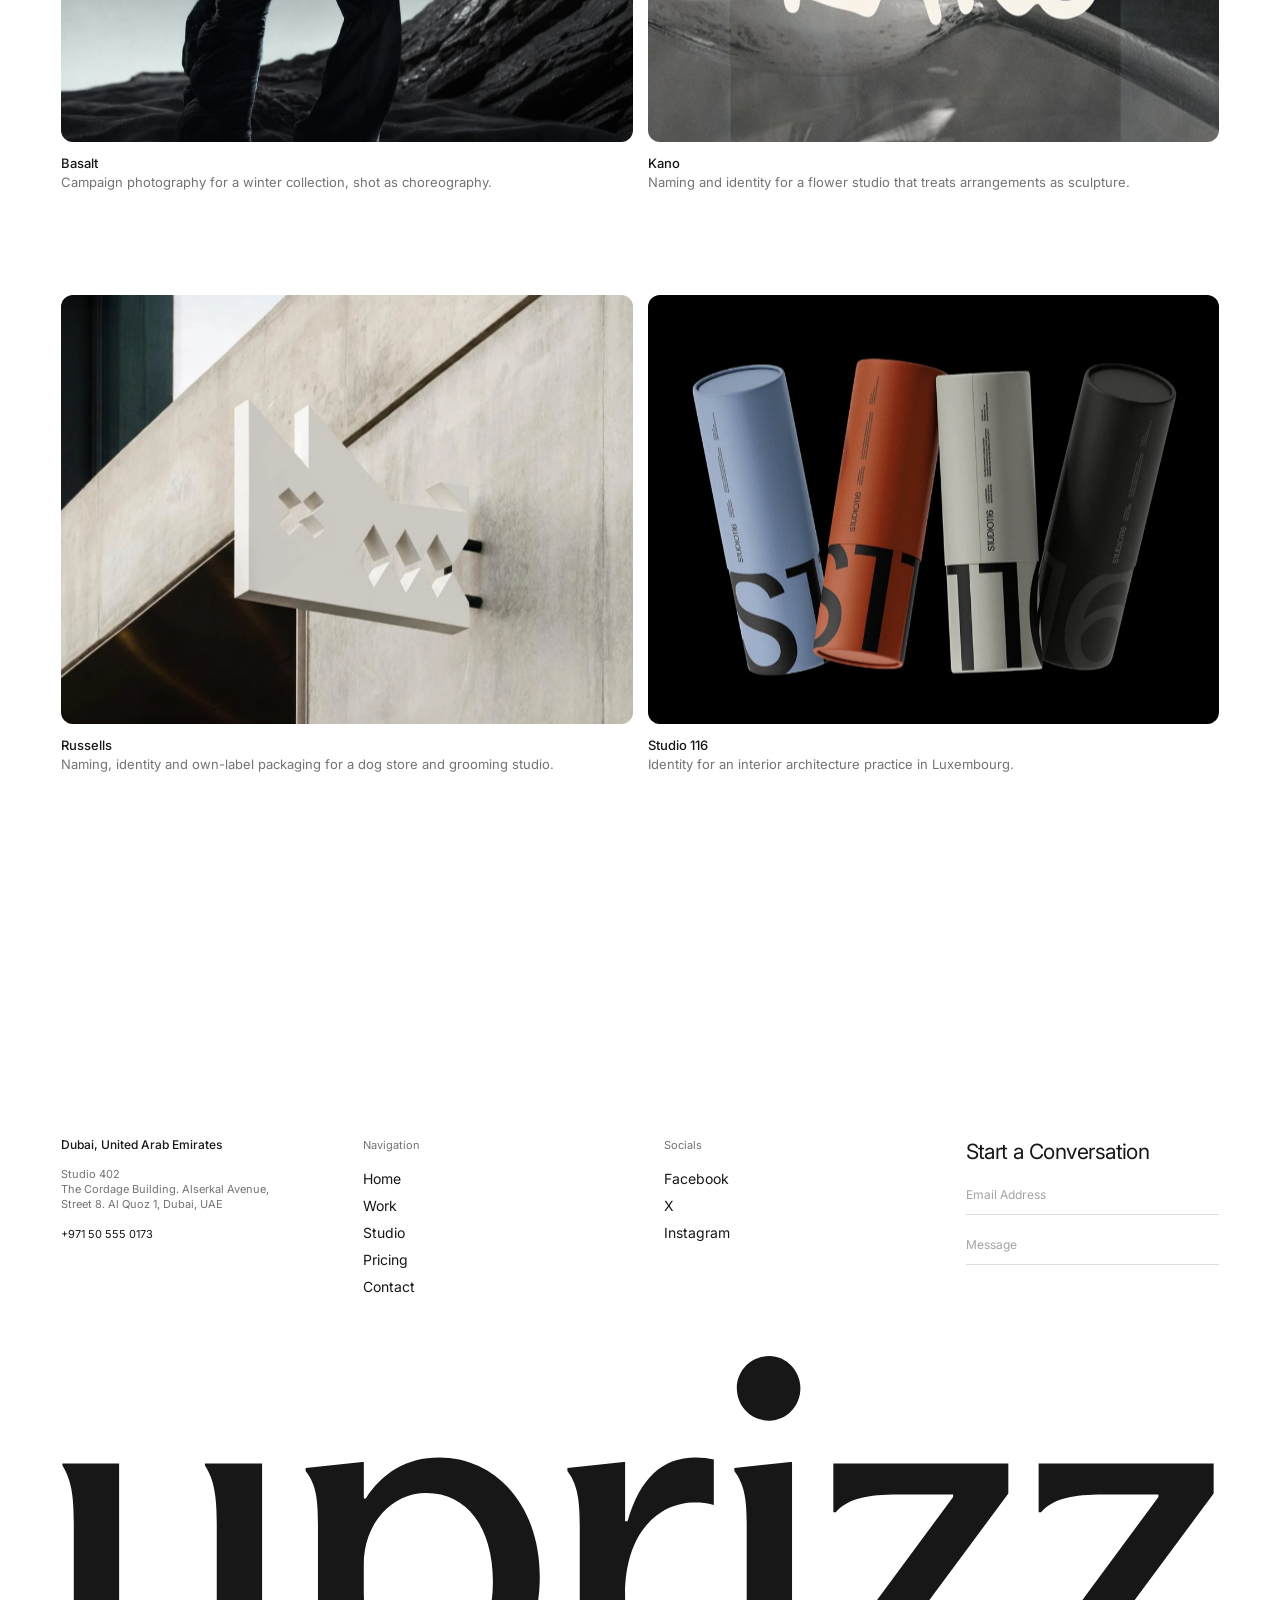
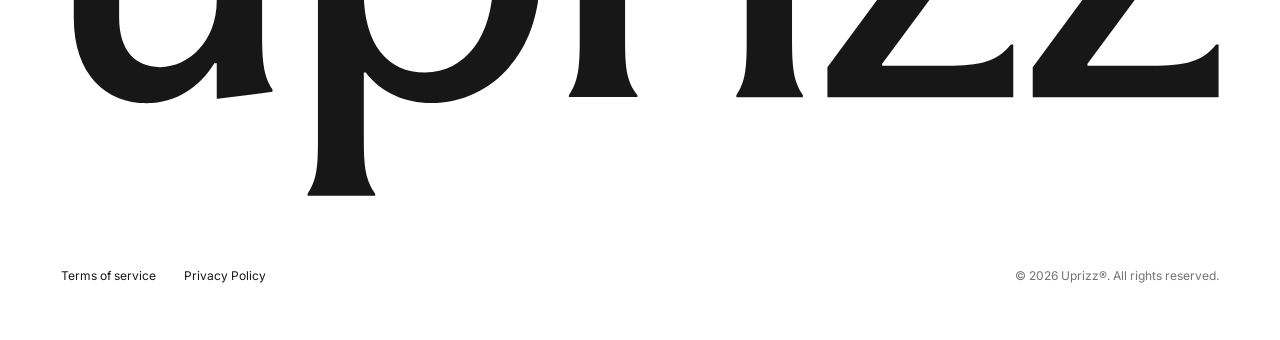
<file: work/index.html>
<!DOCTYPE html>
<html lang="en">
<head>
<meta charset="UTF-8">
<meta name="viewport" content="width=device-width, initial-scale=1.0">
<script>/* Page transition into a project (styles: "Page transition" in css/style.css).
   Plays only when the page being opened is a project; every other page change stays instant.
   The picture that flew in stays on top until this project's cover photo is decoded, then hands over. */
addEventListener('pagereveal',e=>{const vt=e.viewTransition;if(!vt)return;vt.ready.catch(()=>{});vt.finished.catch(()=>{});vt.updateCallbackDone?.catch(()=>{});
  if(!location.pathname.startsWith('/projects/')){vt.skipTransition();return}
  const h=document.documentElement;h.classList.add('vt-project');vt.finished.finally(()=>h.classList.remove('vt-project'));
  const u=document.querySelector('link[rel=preload][as=image]')?.href;let done=false;
  const release=()=>{if(done)return;done=true;document.getAnimations().forEach(a=>{if(a.effect&&a.effect.pseudoElement==='::view-transition-old(pj-hero)')a.finish()})};
  vt.ready.then(()=>{if(!u)return release();const im=new Image();im.src=u;(im.decode?im.decode():Promise.resolve()).then(()=>requestAnimationFrame(()=>requestAnimationFrame(release)),release)},release)});
addEventListener('pageswap',e=>{const vt=e.viewTransition;if(vt){vt.ready.catch(()=>{});vt.finished.catch(()=>{});vt.updateCallbackDone?.catch(()=>{})}});</script>
<title>Work | Uprizz</title>
<meta name="description" content="Selected brand identity, art direction, photography, motion and content-system projects by Uprizz.">
<link rel="canonical" href="https://uprizz.com/work/">
<meta property="og:type" content="website"><meta property="og:site_name" content="Uprizz">
<meta property="og:title" content="Work | Uprizz"><meta property="og:description" content="Selected brand identity, art direction, photography, motion and content-system projects by Uprizz.">
<meta property="og:url" content="https://uprizz.com/work/"><meta property="og:image" content="https://uprizz.com/og-image.png">
<meta name="twitter:card" content="summary_large_image">
<link rel="icon" href="/favicon.ico" sizes="48x48">
<link rel="icon" type="image/svg+xml" href="/favicon.svg">
<link rel="icon" type="image/png" sizes="48x48" href="/favicon-48.png">
<link rel="icon" type="image/png" sizes="96x96" href="/favicon-96.png">
<link rel="icon" type="image/png" sizes="192x192" href="/favicon-192.png">
<link rel="apple-touch-icon" href="/apple-touch-icon.png">
<link rel="manifest" href="/site.webmanifest">
<link rel="preconnect" href="https://fonts.googleapis.com">
<link rel="preconnect" href="https://fonts.gstatic.com" crossorigin>
<link href="https://fonts.googleapis.com/css2?family=Inter:ital,wght@0,300;0,400;0,500;0,600;1,400&family=Newsreader:ital,opsz,wght@0,6..72,300;0,6..72,400;1,6..72,300&display=swap" rel="stylesheet">
<link rel="stylesheet" href="/css/style.css?v=27b87c1d">
<link rel="stylesheet" href="/css/pages.css?v=9eee1e11">
<style>
/* ---------- Uprizz logo (recolours with the text colour) ---------- */
.brandmark{display:inline-block;height:.95em;aspect-ratio:248.52/94.51;vertical-align:-.2em;background:currentColor;
  -webkit-mask:url("data:image/svg+xml,%3Csvg xmlns='http://www.w3.org/2000/svg' viewBox='51.8 46.2 248.52 94.51'%3E%3Cpath d='M54.33,102.44v-20.43c0-5.82-.53-9.21-2.44-12.28v-.42h12.18v33.03c0,7.31,3.6,10.69,8.79,10.69,6.14,0,12.18-5.51,12.18-14.29v-16.73c0-5.93-.64-9.32-2.54-12.28v-.42h12.28v36.53c0,5.93.32,9.11,2.22,11.96v.53l-11.75,1.48h-.21v-7.62h-.53c-3.18,5.19-8.26,8.58-14.51,8.58-8.68,0-15.67-6.14-15.67-18.32Z'/%3E%3Cpath d='M106.78,82.43c0-5.93-.53-8.79-2.65-11.54v-.64l12.18-1.27h.32v7.83h.42c3.49-5.4,8.68-8.79,15.78-8.79,11.86,0,21.6,9.95,21.6,25.62,0,16.62-10.69,27.1-23.4,27.1-5.4,0-10.8-2.22-13.98-6.56h-.42v14.19c0,6.03.32,8.79,2.44,11.86v.42h-14.51v-.42c2.01-3.07,2.22-5.82,2.22-11.86v-45.95ZM144.36,94.71c0-11.65-5.61-19.06-14.29-19.06-7.41,0-13.45,6.46-13.45,15.46v5.82c0,11.22,5.19,17.26,13.13,17.26,8.68,0,14.61-7.84,14.61-19.48Z'/%3E%3Cpath d='M163.01,82.53c0-6.04-.64-8.89-2.65-11.65v-.64l12.07-1.27h.32v12.71h.53c2.75-9.32,7.52-13.66,14.61-13.66,1.59,0,2.75.21,3.92.42v9.74c-1.38-.42-2.65-.53-4.13-.53-7.62,0-14.93,6.35-14.93,19.91v9.63c0,6.03.32,8.89,2.65,11.86v.42h-14.72v-.42c2.01-2.96,2.33-5.82,2.33-11.86v-24.67Z'/%3E%3Cpath d='M208.61,107.1c0,6.04.32,9,2.33,11.96v.42h-14.29v-.42c2.01-2.96,2.22-5.93,2.22-11.96v-25.09c0-5.51-.64-8.36-2.65-11.12v-.64l12.07-1.27h.32v38.12ZM196.75,53.1c0-3.71,2.96-6.88,6.99-6.88,3.6,0,6.67,3.18,6.67,6.88,0,3.92-2.96,6.99-6.67,6.99-4.02,0-6.99-3.07-6.99-6.99Z'/%3E%3Cpath d='M241.94,112.71c6.99,0,10.8-.85,13.66-4.55h.53v11.33h-39.92v-6.46l27-36.53v-.53h-11.75c-6.56,0-10.91.85-13.45,3.81h-.53v-10.48h37.59v6.46l-27.1,36.53v.42h13.98Z'/%3E%3Cpath d='M286.04,112.71c6.99,0,10.8-.85,13.66-4.55h.53v11.33h-39.92v-6.46l27-36.53v-.53h-11.75c-6.56,0-10.91.85-13.45,3.81h-.53v-10.48h37.59v6.46l-27.1,36.53v.42h13.98Z'/%3E%3C/svg%3E") center/contain no-repeat;mask:url("data:image/svg+xml,%3Csvg xmlns='http://www.w3.org/2000/svg' viewBox='51.8 46.2 248.52 94.51'%3E%3Cpath d='M54.33,102.44v-20.43c0-5.82-.53-9.21-2.44-12.28v-.42h12.18v33.03c0,7.31,3.6,10.69,8.79,10.69,6.14,0,12.18-5.51,12.18-14.29v-16.73c0-5.93-.64-9.32-2.54-12.28v-.42h12.28v36.53c0,5.93.32,9.11,2.22,11.96v.53l-11.75,1.48h-.21v-7.62h-.53c-3.18,5.19-8.26,8.58-14.51,8.58-8.68,0-15.67-6.14-15.67-18.32Z'/%3E%3Cpath d='M106.78,82.43c0-5.93-.53-8.79-2.65-11.54v-.64l12.18-1.27h.32v7.83h.42c3.49-5.4,8.68-8.79,15.78-8.79,11.86,0,21.6,9.95,21.6,25.62,0,16.62-10.69,27.1-23.4,27.1-5.4,0-10.8-2.22-13.98-6.56h-.42v14.19c0,6.03.32,8.79,2.44,11.86v.42h-14.51v-.42c2.01-3.07,2.22-5.82,2.22-11.86v-45.95ZM144.36,94.71c0-11.65-5.61-19.06-14.29-19.06-7.41,0-13.45,6.46-13.45,15.46v5.82c0,11.22,5.19,17.26,13.13,17.26,8.68,0,14.61-7.84,14.61-19.48Z'/%3E%3Cpath d='M163.01,82.53c0-6.04-.64-8.89-2.65-11.65v-.64l12.07-1.27h.32v12.71h.53c2.75-9.32,7.52-13.66,14.61-13.66,1.59,0,2.75.21,3.92.42v9.74c-1.38-.42-2.65-.53-4.13-.53-7.62,0-14.93,6.35-14.93,19.91v9.63c0,6.03.32,8.89,2.65,11.86v.42h-14.72v-.42c2.01-2.96,2.33-5.82,2.33-11.86v-24.67Z'/%3E%3Cpath d='M208.61,107.1c0,6.04.32,9,2.33,11.96v.42h-14.29v-.42c2.01-2.96,2.22-5.93,2.22-11.96v-25.09c0-5.51-.64-8.36-2.65-11.12v-.64l12.07-1.27h.32v38.12ZM196.75,53.1c0-3.71,2.96-6.88,6.99-6.88,3.6,0,6.67,3.18,6.67,6.88,0,3.92-2.96,6.99-6.67,6.99-4.02,0-6.99-3.07-6.99-6.99Z'/%3E%3Cpath d='M241.94,112.71c6.99,0,10.8-.85,13.66-4.55h.53v11.33h-39.92v-6.46l27-36.53v-.53h-11.75c-6.56,0-10.91.85-13.45,3.81h-.53v-10.48h37.59v6.46l-27.1,36.53v.42h13.98Z'/%3E%3Cpath d='M286.04,112.71c6.99,0,10.8-.85,13.66-4.55h.53v11.33h-39.92v-6.46l27-36.53v-.53h-11.75c-6.56,0-10.91.85-13.45,3.81h-.53v-10.48h37.59v6.46l-27.1,36.53v.42h13.98Z'/%3E%3C/svg%3E") center/contain no-repeat}
.wordmark .brandmark.big{display:block;width:100%;height:auto;vertical-align:top}
</style>
</head>
<body class="page">
<svg width="0" height="0" style="position:absolute" aria-hidden="true">
  <filter id="grain"><feTurbulence type="fractalNoise" baseFrequency="1.4" numOctaves="2" result="n"/><feColorMatrix type="saturate" values="0"/><feComposite in="SourceGraphic" in2="n" operator="arithmetic" k1="1.3" k2="0" k3="0" k4="0"/></filter>
</svg>
<nav class="nav" id="nav" aria-label="Main">
  <a href="/" class="logo" aria-label="Uprizz, back to the homepage"><span class="brandmark" role="img" aria-label="Uprizz"></span></a>
  <div class="nav-links"><a href="/work/">Work</a><a href="/#process">How it works</a><a href="/#pricing">Pricing</a><a href="/#testimonials">Reviews</a><a href="/#faq">FAQ</a></div>
  <!-- CMS:navmeta -->
<div class="nav-meta">
      <div><h6>Socials</h6><a href="#">Facebook</a><br><a href="#">X</a><br><a href="#">Instagram</a></div>
      <div><h6>Contacts</h6>+971 50 555 0173<br><u><a href="mailto:altastudio@gmail.com">altastudio@gmail.com</a></u></div>
    </div>
    <a href="/#pricing" class="btn btn--outline nav-cta">Start your launch</a>
<!-- /CMS:navmeta -->
  <button type="button" class="nav-burger" id="navToggle" aria-label="Open menu" aria-expanded="false"><span class="grid-ic"><i></i><i></i><i></i><i></i></span></button>
</nav>
<main>
<h1 class="sr-only" style="position:absolute;left:-9999px">Work</h1>
<section class="wk-grid" id="all">
  <article class="wk-item fade"><a class="wk-card wk-pic" href="/projects/mira-eyewear/" aria-label="Mira Eyewear"><div class="img par" style="background-image:url(/images/projects/mira-eyewear/cover.jpg)"></div></a><a class="wk-cap" href="/projects/mira-eyewear/" tabindex="-1"><b>Mira Eyewear</b><p>Campaign photography for the launch of an eyewear brand’s first shield silhouette.</p><span class="wk-tags"><span>Campaign</span><span>Social</span></span></a></article>
  <article class="wk-item fade"><a class="wk-card wk-pic" href="/projects/neoyokoto/" aria-label="NeoYokoto"><div class="img par" style="background-image:url(/images/projects/neoyokoto/cover.jpg)"></div></a><a class="wk-cap" href="/projects/neoyokoto/" tabindex="-1"><b>NeoYokoto</b><p>Naming, identity and launch campaign for a streetwear label built on the ordinary.</p><span class="wk-tags"><span>Naming</span><span>Toolkits</span><span>Packaging</span></span></a></article>
  <article class="wk-item fade"><a class="wk-card wk-pic" href="/projects/meridian-automotive/" aria-label="Meridian Automotive"><div class="img par" style="background-image:url(/images/projects/meridian-automotive/cover.jpg)"></div></a><a class="wk-cap" href="/projects/meridian-automotive/" tabindex="-1"><b>Meridian Automotive</b><p>Launch film and stills for a limited-edition run of ninety cars.</p><span class="wk-tags"><span>Naming</span><span>Social</span></span></a></article>
  <article class="wk-item fade"><a class="wk-card wk-pic" href="/projects/pulse-club/" aria-label="Pulse Club"><div class="img par" style="background-image:url(/images/projects/pulse-club/cover.jpg)"></div></a><a class="wk-cap" href="/projects/pulse-club/" tabindex="-1"><b>Pulse Club</b><p>Naming, identity and launch campaign for a gym built around showing up.</p><span class="wk-tags"><span>Campaign</span><span>Packaging</span><span>Social</span><span>Toolkits</span><span>Naming</span><span>Animation</span></span></a></article>
  <article class="wk-item fade"><a class="wk-card wk-pic" href="/projects/basalt/" aria-label="Basalt"><div class="img par" style="background-image:url(/images/projects/basalt/cover.jpg)"></div></a><a class="wk-cap" href="/projects/basalt/" tabindex="-1"><b>Basalt</b><p>Campaign photography for a winter collection, shot as choreography.</p><span class="wk-tags"><span>Campaign</span><span>Social</span></span></a></article>
  <article class="wk-item fade"><a class="wk-card wk-pic" href="/projects/kano/" aria-label="Kano"><div class="img par" style="background-image:url(/images/projects/kano/cover.jpg)"></div></a><a class="wk-cap" href="/projects/kano/" tabindex="-1"><b>Kano</b><p>Naming and identity for a flower studio that treats arrangements as sculpture.</p><span class="wk-tags"><span>Naming</span><span>Toolkits</span><span>Social</span><span>Packaging</span></span></a></article>
  <article class="wk-item fade"><a class="wk-card wk-pic" href="/projects/russells/" aria-label="Russells"><div class="img par" style="background-image:url(/images/projects/russells/cover.jpg)"></div></a><a class="wk-cap" href="/projects/russells/" tabindex="-1"><b>Russells</b><p>Naming, identity and own-label packaging for a dog store and grooming studio.</p><span class="wk-tags"><span>Animation</span><span>Campaign</span><span>Packaging</span><span>Toolkits</span><span>Social</span></span></a></article>
  <article class="wk-item fade"><a class="wk-card wk-pic" href="/projects/studio-116/" aria-label="Studio 116"><div class="img par" style="background-image:url(/images/projects/studio-116/cover.jpg)"></div></a><a class="wk-cap" href="/projects/studio-116/" tabindex="-1"><b>Studio 116</b><p>Identity for an interior architecture practice in Luxembourg.</p><span class="wk-tags"><span>Social</span><span>Naming</span><span>Packaging</span><span>Toolkits</span></span></a></article>
</section>
</main>
<footer class="sec footer" id="contact">
  <div class="f-top fade">
    <div class="f-addr">
      <h6>Dubai, United Arab Emirates</h6>
      <p>Studio 402<br>The Cordage Building. Alserkal Avenue,<br>Street 8. Al Quoz 1, Dubai, UAE</p>
      <b>+971 50 555 0173</b>
    </div>
    <div><div class="t">Navigation</div><ul>
      <li><a href="/"><span class="roll"><span data-t="Home">Home</span></span></a></li>
      <li><a href="/work/"><span class="roll"><span data-t="Work">Work</span></span></a></li>
      <li><a href="/#process"><span class="roll"><span data-t="Studio">Studio</span></span></a></li>
      <li><a href="/pricing/"><span class="roll"><span data-t="Pricing">Pricing</span></span></a></li>
      <li><a href="#contact"><span class="roll"><span data-t="Contact">Contact</span></span></a></li>
    </ul></div>
    <div><div class="t">Socials</div><ul>
      <li><a href="#"><span class="roll"><span data-t="Facebook">Facebook</span></span></a></li>
      <li><a href="#"><span class="roll"><span data-t="X">X</span></span></a></li>
      <li><a href="#"><span class="roll"><span data-t="Instagram">Instagram</span></span></a></li>
    </ul></div>
    <form class="f-form" id="contactForm">
      <h3>Start a Conversation</h3>
      <label class="field"><span class="sr">Email address</span><input type="email" placeholder="Email Address" required></label>
      <label class="field"><span class="sr">Message</span><input placeholder="Message" required><button class="dot" type="submit" aria-label="Send message"><svg viewBox="0 0 14 14" aria-hidden="true"><path d="M2 7h10M8 3l4 4-4 4"/></svg></button></label>
      <span class="toast" id="contactToast">Thanks, we'll be in touch.</span>
    </form>
  </div>
  <div class="wordmark" id="wordmark"><span><span class="brandmark big" role="img" aria-label="Uprizz"></span></span></div>
  <div class="legal"><div><a href="#">Terms of service</a><a href="#">Privacy Policy</a></div><span>© 2026 Uprizz®. All rights reserved.</span></div>
</footer>
<script src="/js/main.js?v=c7fdf1c4"></script>
</body>
</html>
</file>
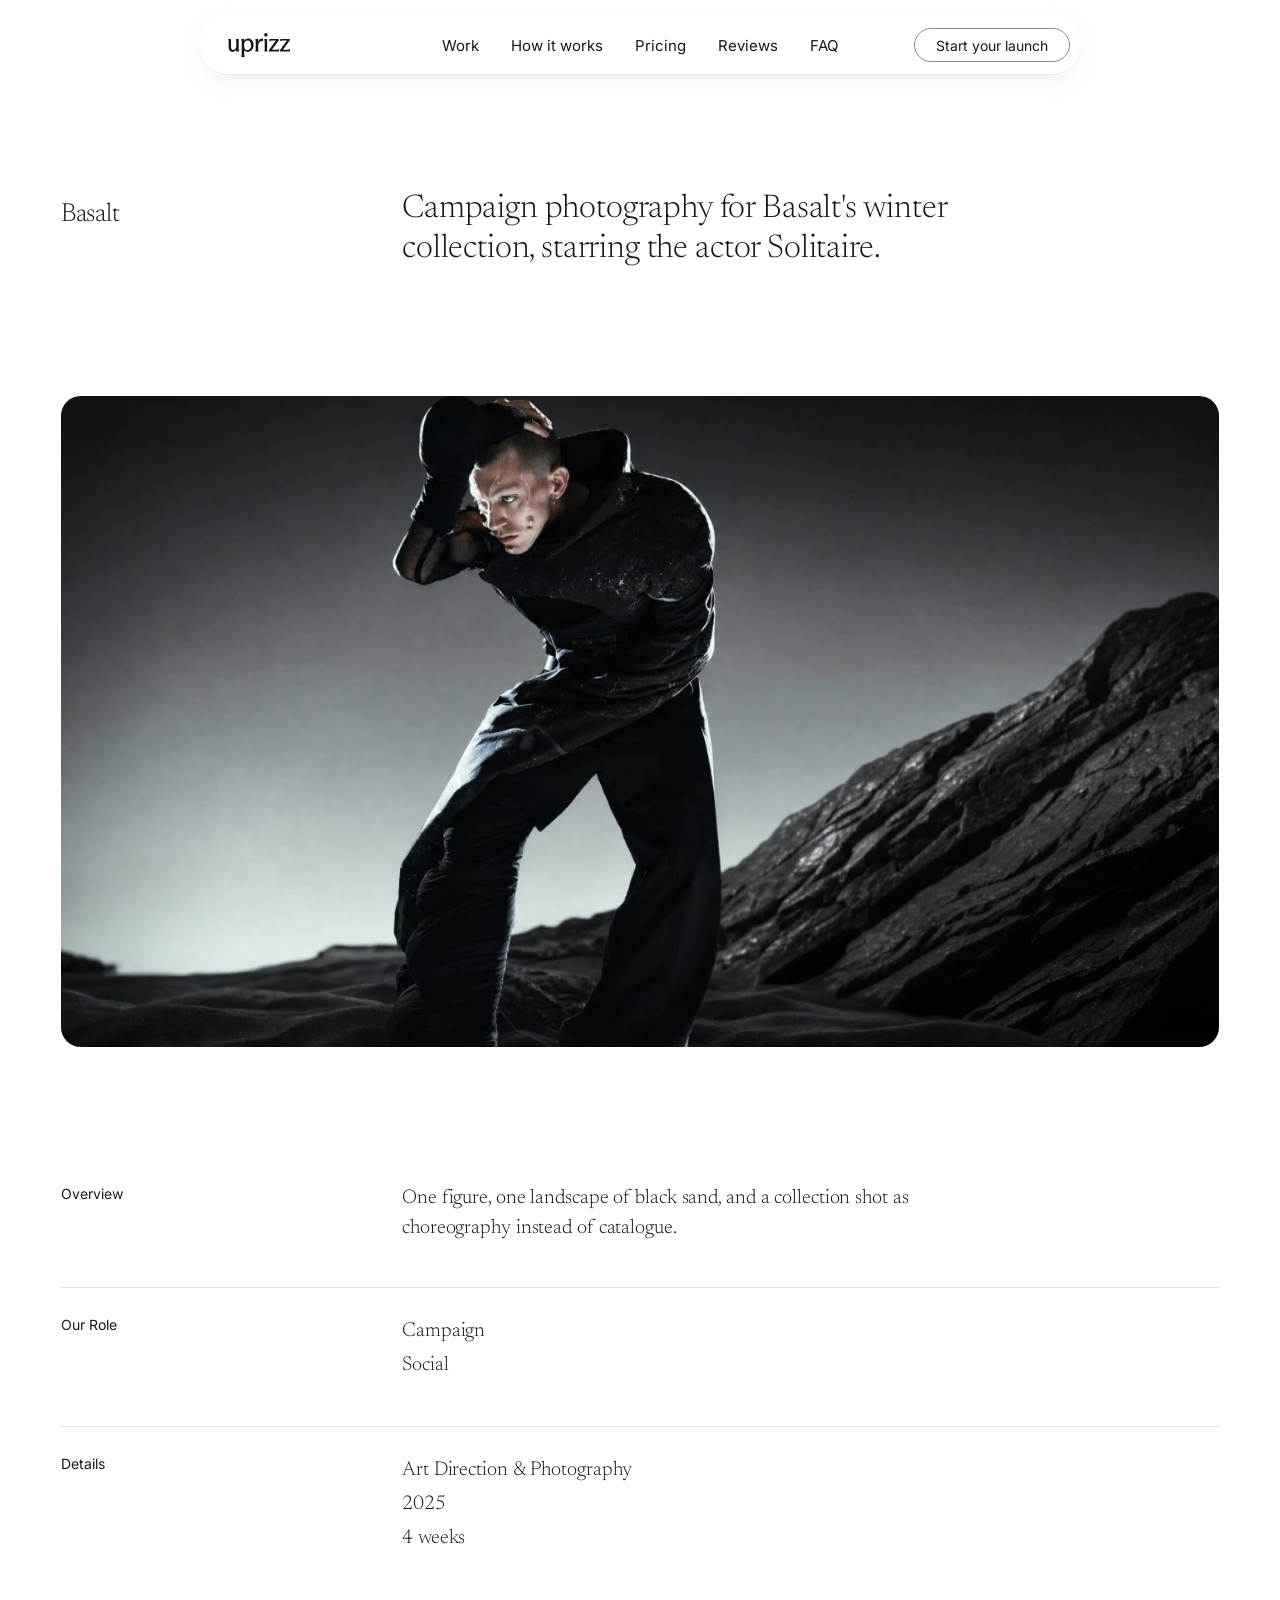
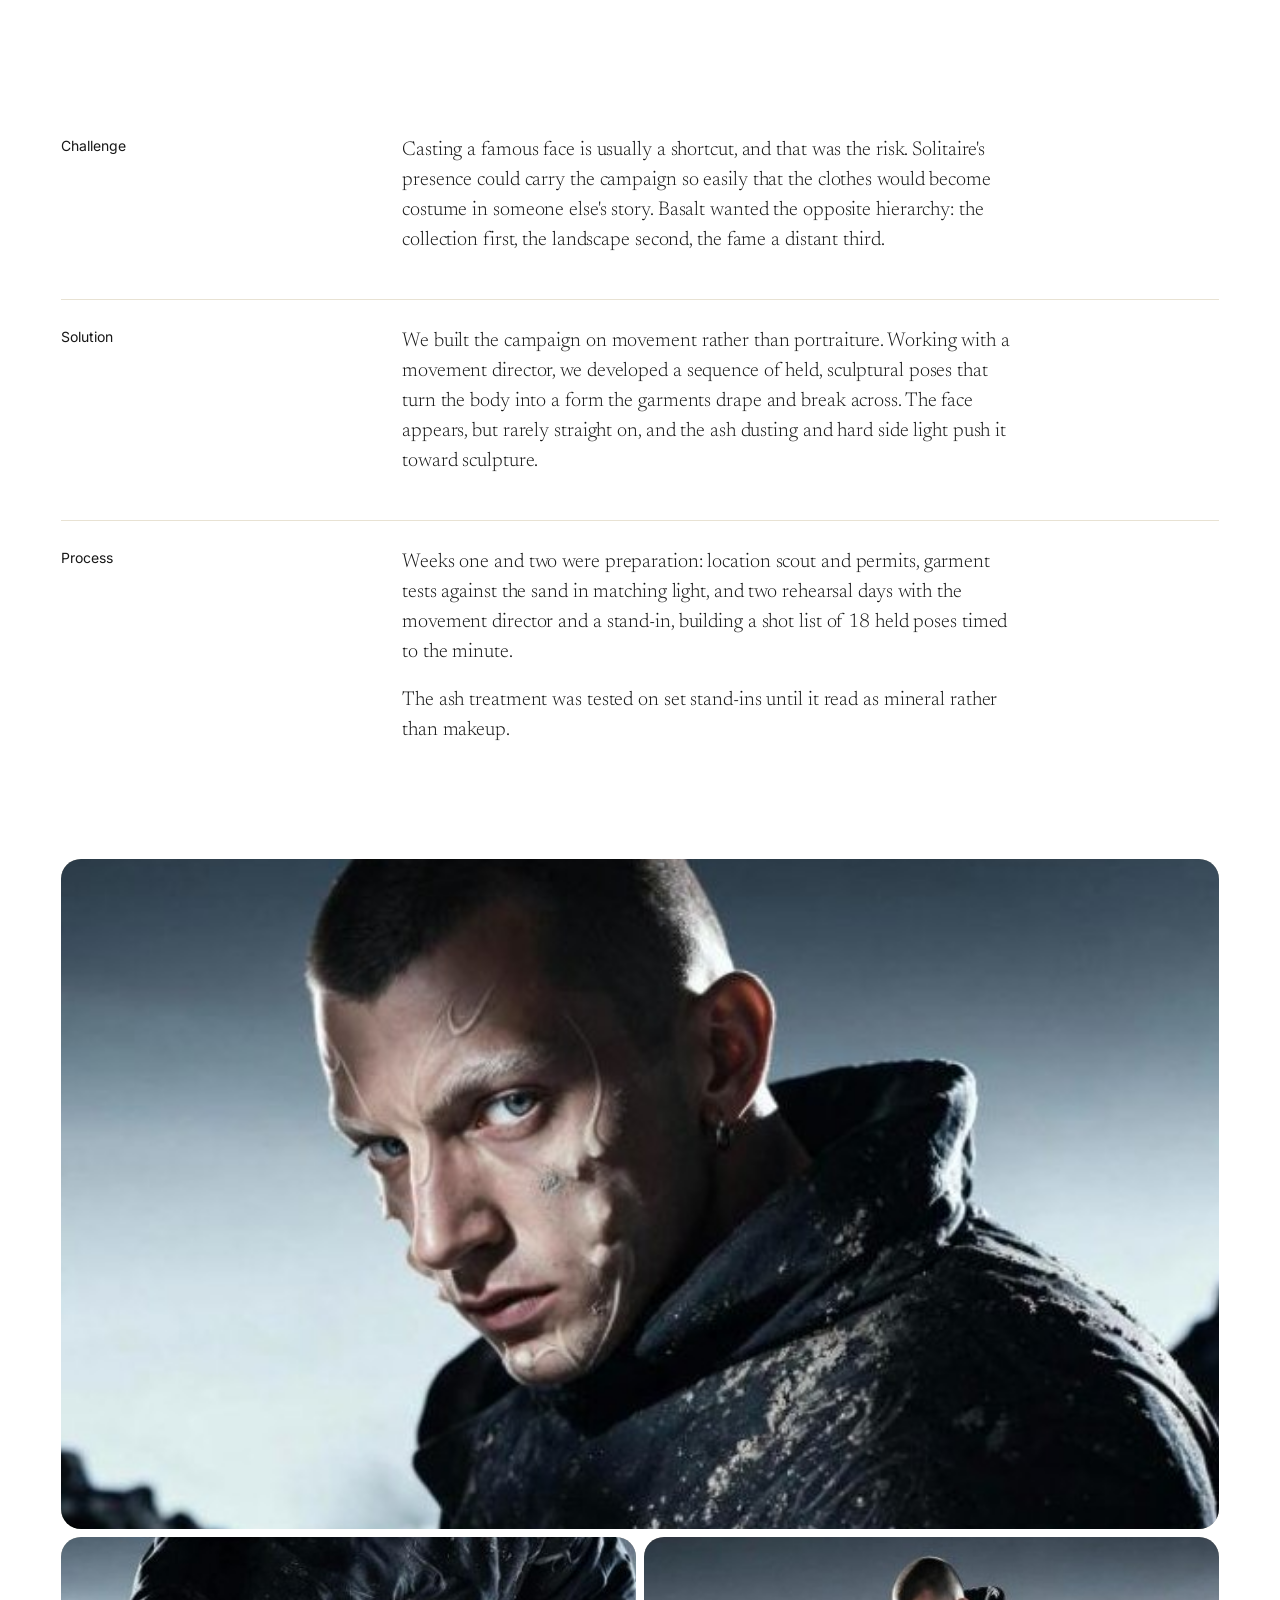
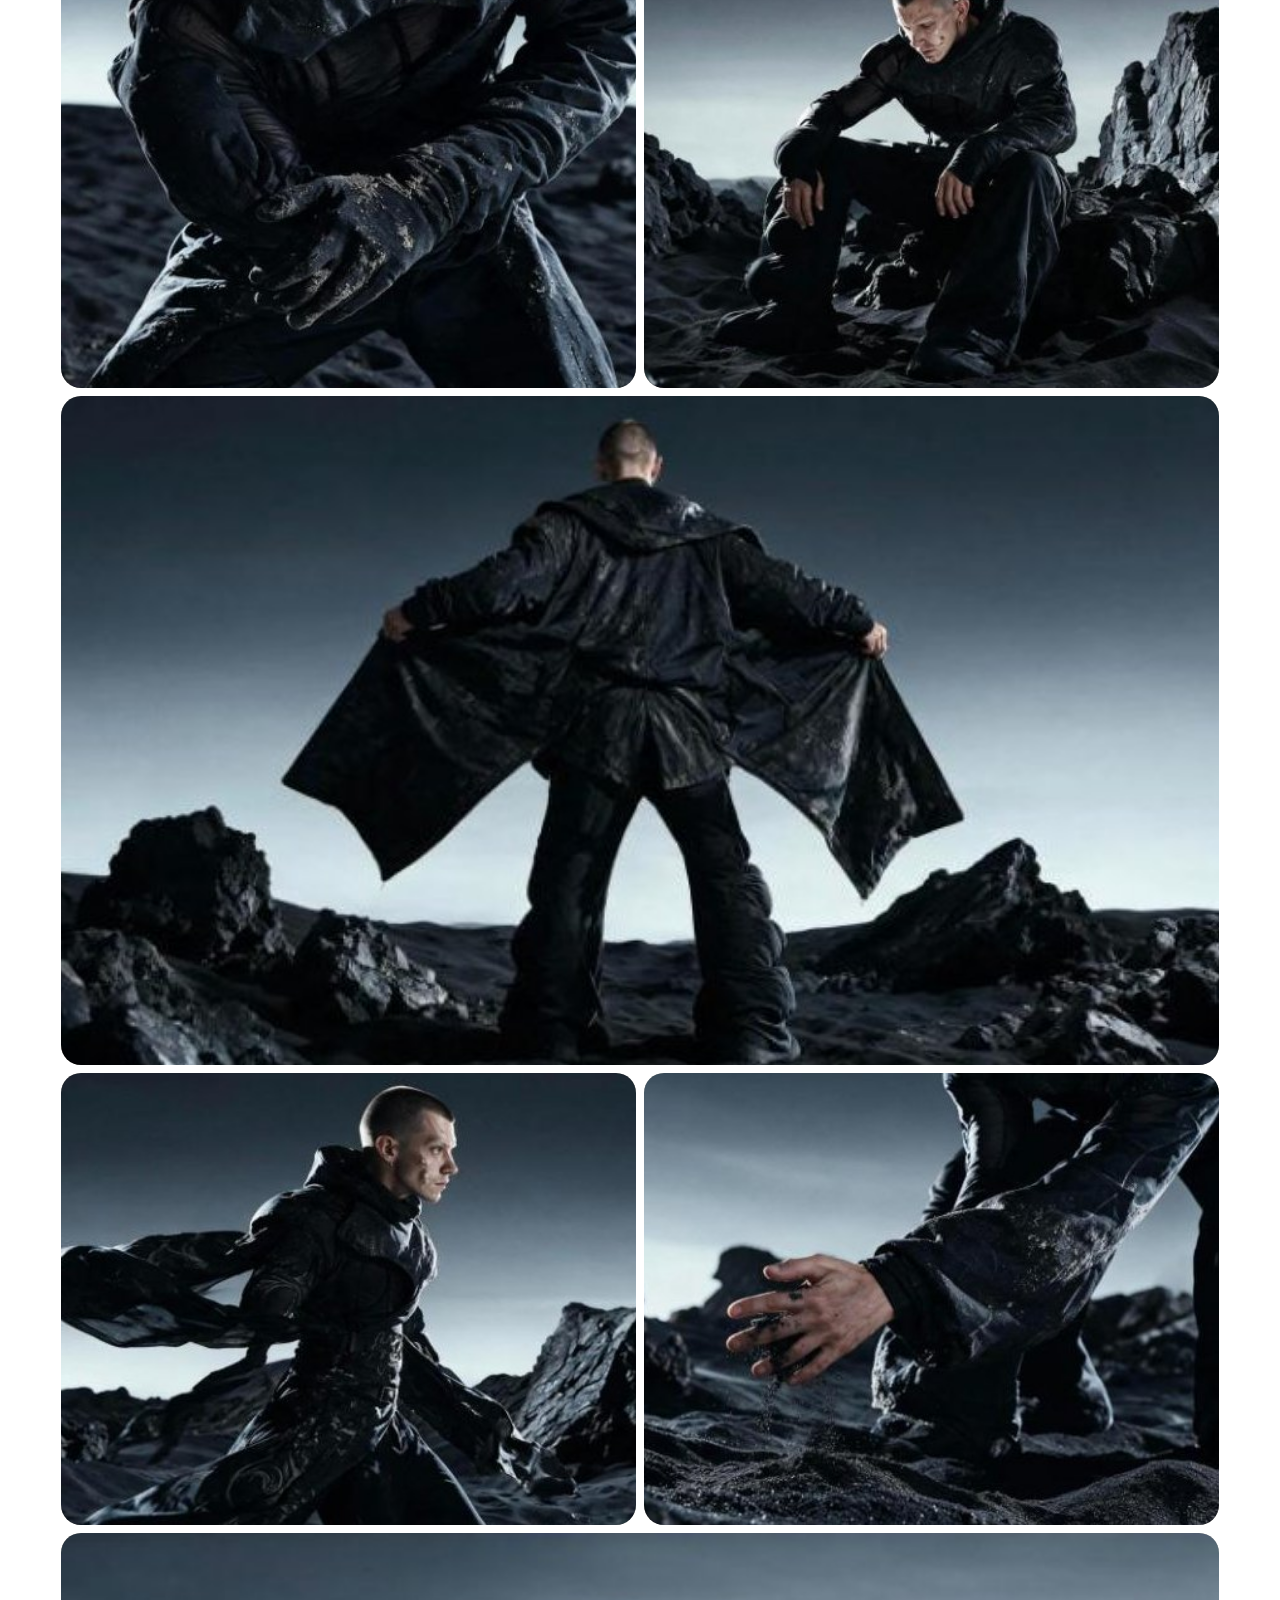
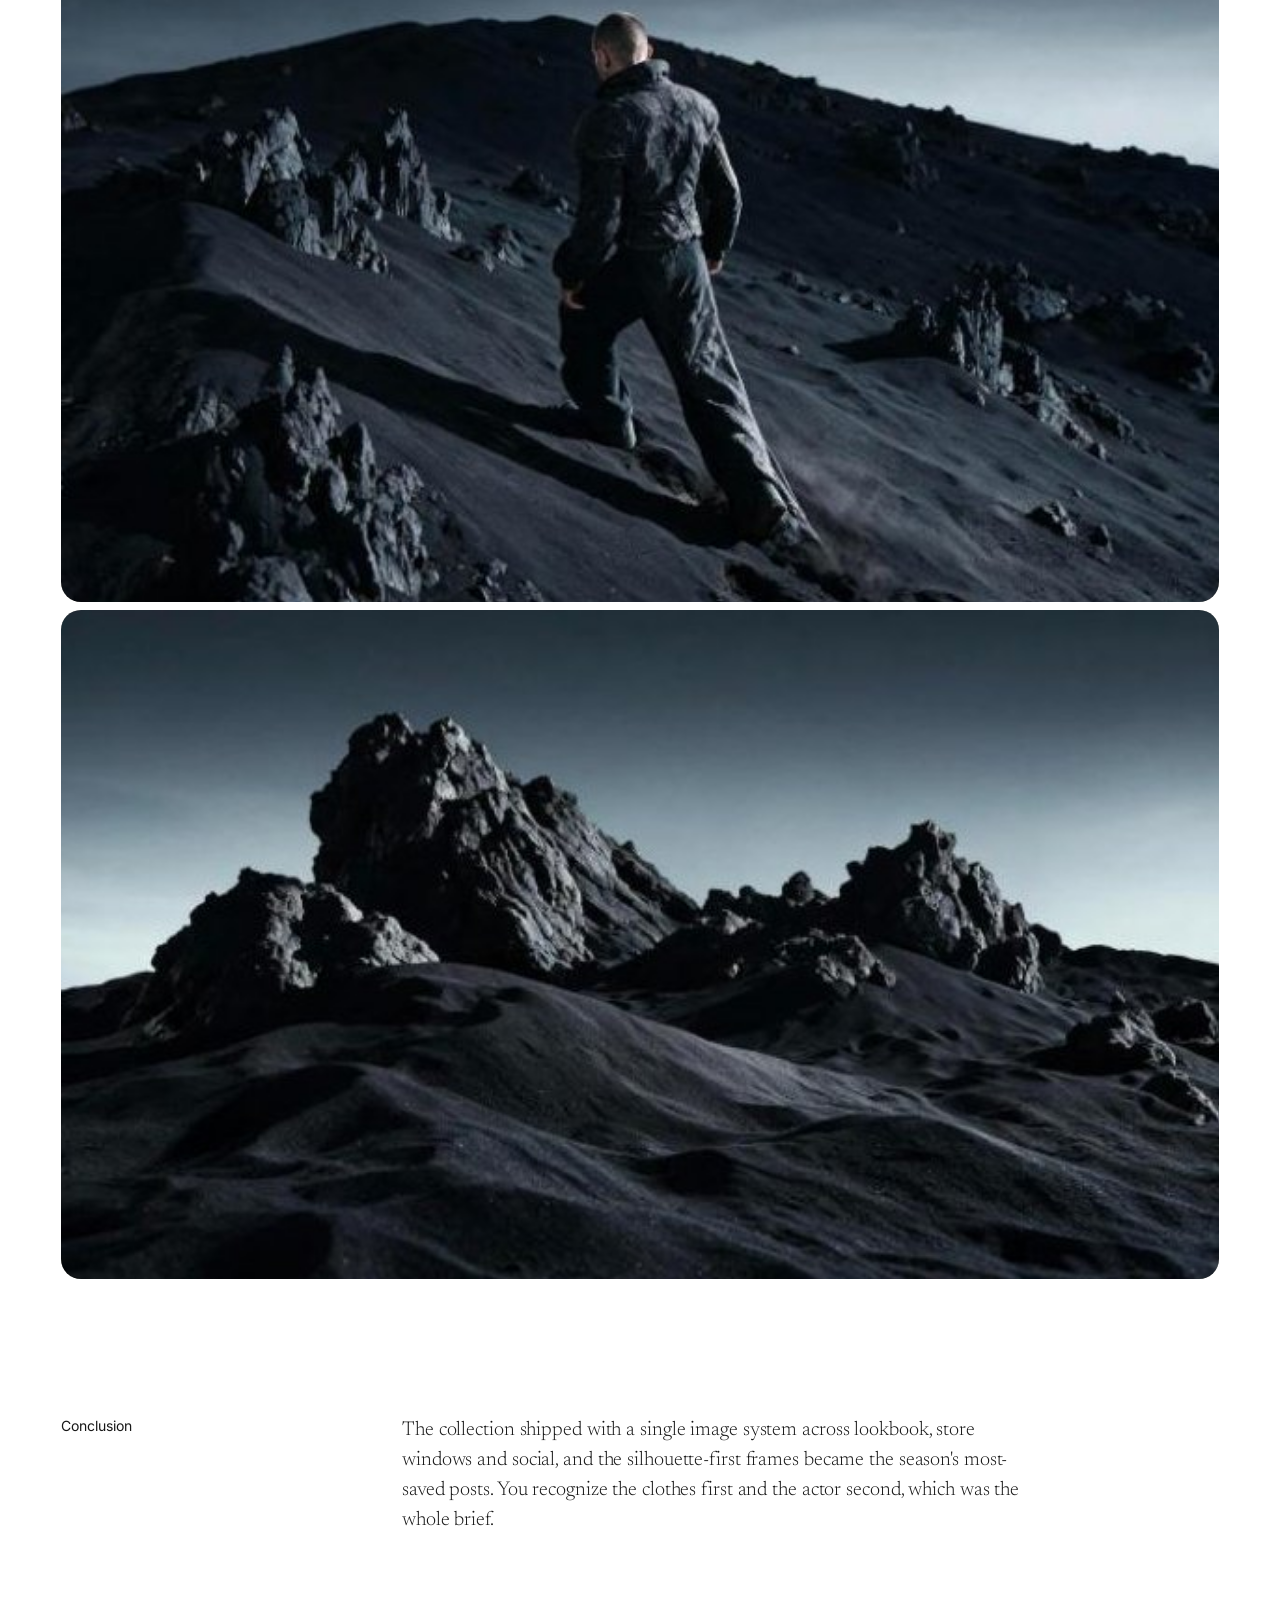
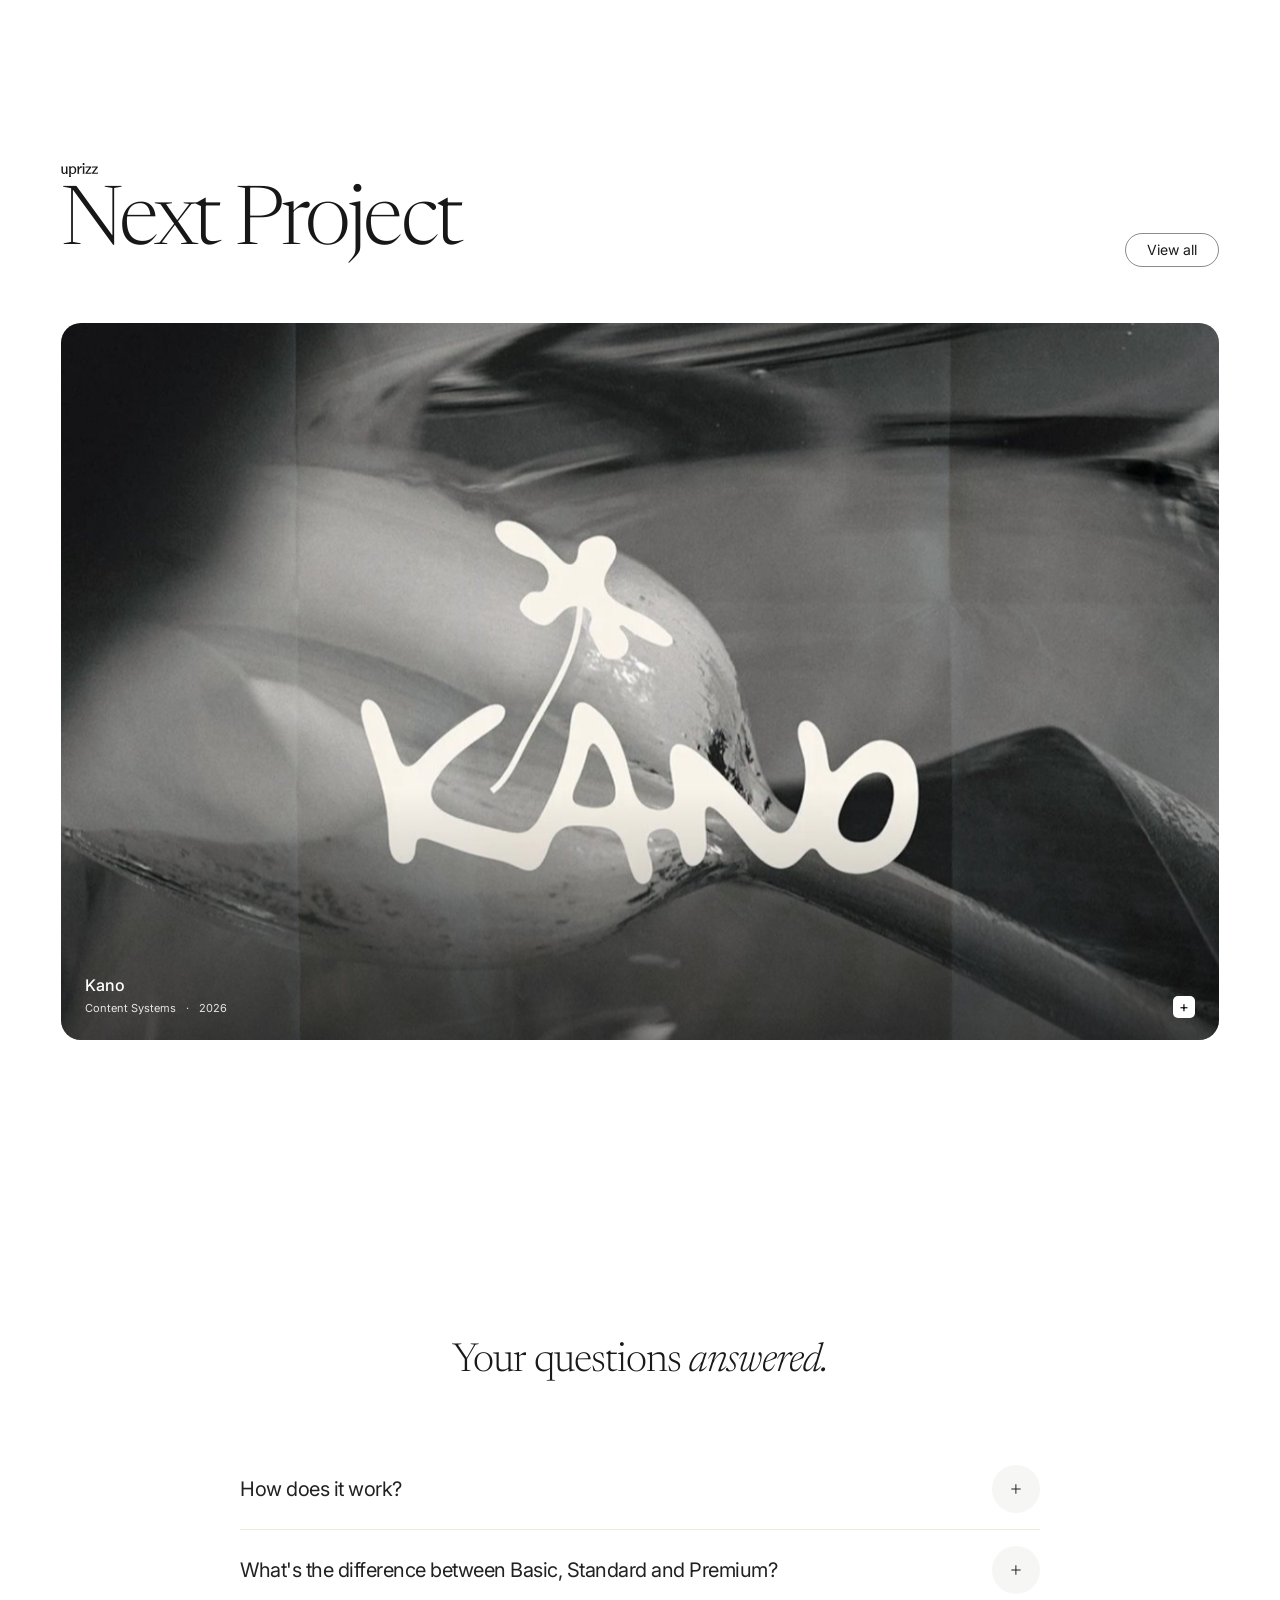
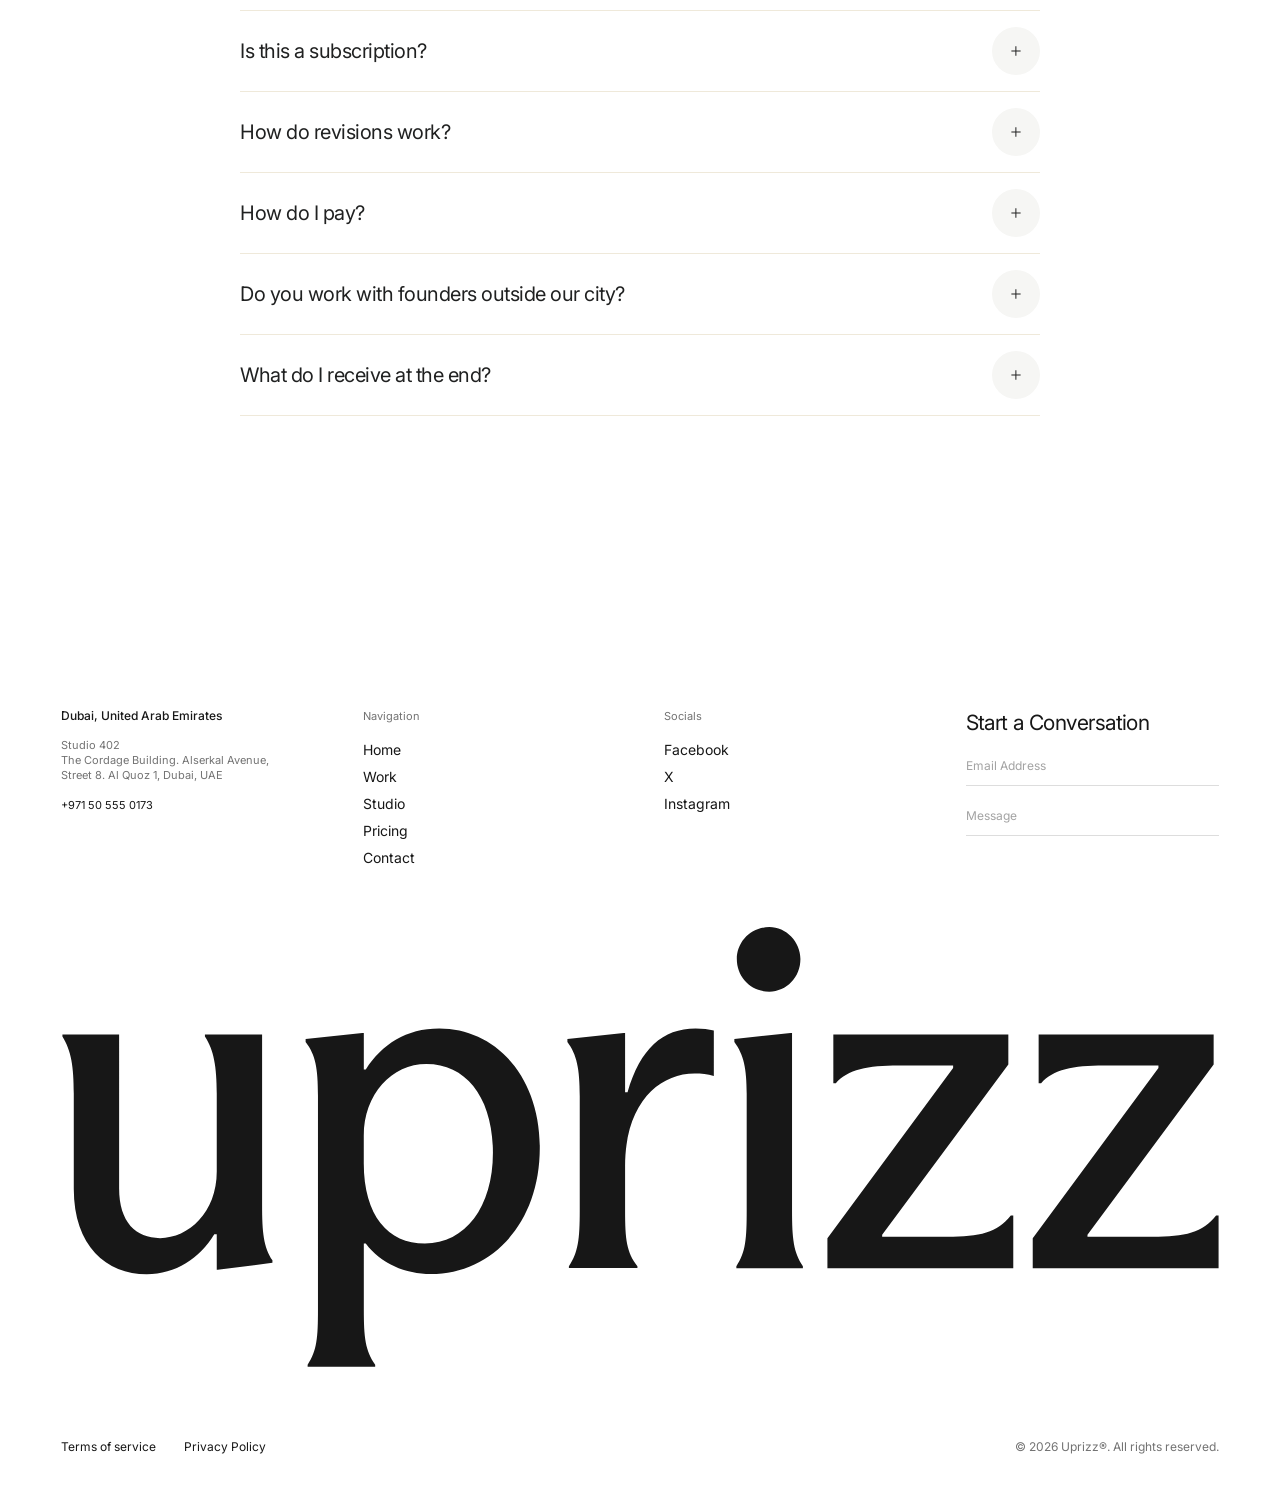
<file: projects/basalt/index.html>
<!DOCTYPE html>
<html lang="en">
<head>
<meta charset="UTF-8">
<meta name="viewport" content="width=device-width, initial-scale=1.0">
<script>/* Page transition into a project (styles: "Page transition" in css/style.css).
   Plays only when the page being opened is a project; every other page change stays instant.
   The picture that flew in stays on top until this project's cover photo is decoded, then hands over. */
addEventListener('pagereveal',e=>{const vt=e.viewTransition;if(!vt)return;vt.ready.catch(()=>{});vt.finished.catch(()=>{});vt.updateCallbackDone?.catch(()=>{});
  if(!location.pathname.startsWith('/projects/')){vt.skipTransition();return}
  const h=document.documentElement;h.classList.add('vt-project');vt.finished.finally(()=>h.classList.remove('vt-project'));
  const u=document.querySelector('link[rel=preload][as=image]')?.href;let done=false;
  const release=()=>{if(done)return;done=true;document.getAnimations().forEach(a=>{if(a.effect&&a.effect.pseudoElement==='::view-transition-old(pj-hero)')a.finish()})};
  vt.ready.then(()=>{if(!u)return release();const im=new Image();im.src=u;(im.decode?im.decode():Promise.resolve()).then(()=>requestAnimationFrame(()=>requestAnimationFrame(release)),release)},release)});
addEventListener('pageswap',e=>{const vt=e.viewTransition;if(vt){vt.ready.catch(()=>{});vt.finished.catch(()=>{});vt.updateCallbackDone?.catch(()=>{})}});</script>
<title>Basalt | Uprizz</title>
<meta name="description" content="Campaign photography for Basalt&#x27;s winter collection, starring the actor Solitaire. One figure, one landscape of black sand, and a collection shot as…">
<link rel="canonical" href="https://uprizz.com/projects/basalt/">
<meta property="og:type" content="website"><meta property="og:site_name" content="Uprizz">
<meta property="og:title" content="Basalt | Uprizz"><meta property="og:description" content="Campaign photography for Basalt&#x27;s winter collection, starring the actor Solitaire. One figure, one landscape of black sand, and a collection shot as…">
<meta property="og:url" content="https://uprizz.com/projects/basalt/"><meta property="og:image" content="https://uprizz.com/images/projects/basalt/cover.jpg">
<meta name="twitter:card" content="summary_large_image">
<link rel="icon" href="/favicon.ico" sizes="48x48">
<link rel="icon" type="image/svg+xml" href="/favicon.svg">
<link rel="icon" type="image/png" sizes="48x48" href="/favicon-48.png">
<link rel="icon" type="image/png" sizes="96x96" href="/favicon-96.png">
<link rel="icon" type="image/png" sizes="192x192" href="/favicon-192.png">
<link rel="apple-touch-icon" href="/apple-touch-icon.png">
<link rel="manifest" href="/site.webmanifest">
<link rel="preconnect" href="https://fonts.googleapis.com">
<link rel="preconnect" href="https://fonts.gstatic.com" crossorigin>
<link href="https://fonts.googleapis.com/css2?family=Inter:ital,wght@0,300;0,400;0,500;0,600;1,400&family=Newsreader:ital,opsz,wght@0,6..72,300;0,6..72,400;1,6..72,300&display=swap" rel="stylesheet">
<link rel="stylesheet" href="/css/style.css?v=27b87c1d">
<link rel="stylesheet" href="/css/pages.css?v=9eee1e11">
<style>
/* ---------- Uprizz logo (recolours with the text colour) ---------- */
.brandmark{display:inline-block;height:.95em;aspect-ratio:248.52/94.51;vertical-align:-.2em;background:currentColor;
  -webkit-mask:url("data:image/svg+xml,%3Csvg xmlns='http://www.w3.org/2000/svg' viewBox='51.8 46.2 248.52 94.51'%3E%3Cpath d='M54.33,102.44v-20.43c0-5.82-.53-9.21-2.44-12.28v-.42h12.18v33.03c0,7.31,3.6,10.69,8.79,10.69,6.14,0,12.18-5.51,12.18-14.29v-16.73c0-5.93-.64-9.32-2.54-12.28v-.42h12.28v36.53c0,5.93.32,9.11,2.22,11.96v.53l-11.75,1.48h-.21v-7.62h-.53c-3.18,5.19-8.26,8.58-14.51,8.58-8.68,0-15.67-6.14-15.67-18.32Z'/%3E%3Cpath d='M106.78,82.43c0-5.93-.53-8.79-2.65-11.54v-.64l12.18-1.27h.32v7.83h.42c3.49-5.4,8.68-8.79,15.78-8.79,11.86,0,21.6,9.95,21.6,25.62,0,16.62-10.69,27.1-23.4,27.1-5.4,0-10.8-2.22-13.98-6.56h-.42v14.19c0,6.03.32,8.79,2.44,11.86v.42h-14.51v-.42c2.01-3.07,2.22-5.82,2.22-11.86v-45.95ZM144.36,94.71c0-11.65-5.61-19.06-14.29-19.06-7.41,0-13.45,6.46-13.45,15.46v5.82c0,11.22,5.19,17.26,13.13,17.26,8.68,0,14.61-7.84,14.61-19.48Z'/%3E%3Cpath d='M163.01,82.53c0-6.04-.64-8.89-2.65-11.65v-.64l12.07-1.27h.32v12.71h.53c2.75-9.32,7.52-13.66,14.61-13.66,1.59,0,2.75.21,3.92.42v9.74c-1.38-.42-2.65-.53-4.13-.53-7.62,0-14.93,6.35-14.93,19.91v9.63c0,6.03.32,8.89,2.65,11.86v.42h-14.72v-.42c2.01-2.96,2.33-5.82,2.33-11.86v-24.67Z'/%3E%3Cpath d='M208.61,107.1c0,6.04.32,9,2.33,11.96v.42h-14.29v-.42c2.01-2.96,2.22-5.93,2.22-11.96v-25.09c0-5.51-.64-8.36-2.65-11.12v-.64l12.07-1.27h.32v38.12ZM196.75,53.1c0-3.71,2.96-6.88,6.99-6.88,3.6,0,6.67,3.18,6.67,6.88,0,3.92-2.96,6.99-6.67,6.99-4.02,0-6.99-3.07-6.99-6.99Z'/%3E%3Cpath d='M241.94,112.71c6.99,0,10.8-.85,13.66-4.55h.53v11.33h-39.92v-6.46l27-36.53v-.53h-11.75c-6.56,0-10.91.85-13.45,3.81h-.53v-10.48h37.59v6.46l-27.1,36.53v.42h13.98Z'/%3E%3Cpath d='M286.04,112.71c6.99,0,10.8-.85,13.66-4.55h.53v11.33h-39.92v-6.46l27-36.53v-.53h-11.75c-6.56,0-10.91.85-13.45,3.81h-.53v-10.48h37.59v6.46l-27.1,36.53v.42h13.98Z'/%3E%3C/svg%3E") center/contain no-repeat;mask:url("data:image/svg+xml,%3Csvg xmlns='http://www.w3.org/2000/svg' viewBox='51.8 46.2 248.52 94.51'%3E%3Cpath d='M54.33,102.44v-20.43c0-5.82-.53-9.21-2.44-12.28v-.42h12.18v33.03c0,7.31,3.6,10.69,8.79,10.69,6.14,0,12.18-5.51,12.18-14.29v-16.73c0-5.93-.64-9.32-2.54-12.28v-.42h12.28v36.53c0,5.93.32,9.11,2.22,11.96v.53l-11.75,1.48h-.21v-7.62h-.53c-3.18,5.19-8.26,8.58-14.51,8.58-8.68,0-15.67-6.14-15.67-18.32Z'/%3E%3Cpath d='M106.78,82.43c0-5.93-.53-8.79-2.65-11.54v-.64l12.18-1.27h.32v7.83h.42c3.49-5.4,8.68-8.79,15.78-8.79,11.86,0,21.6,9.95,21.6,25.62,0,16.62-10.69,27.1-23.4,27.1-5.4,0-10.8-2.22-13.98-6.56h-.42v14.19c0,6.03.32,8.79,2.44,11.86v.42h-14.51v-.42c2.01-3.07,2.22-5.82,2.22-11.86v-45.95ZM144.36,94.71c0-11.65-5.61-19.06-14.29-19.06-7.41,0-13.45,6.46-13.45,15.46v5.82c0,11.22,5.19,17.26,13.13,17.26,8.68,0,14.61-7.84,14.61-19.48Z'/%3E%3Cpath d='M163.01,82.53c0-6.04-.64-8.89-2.65-11.65v-.64l12.07-1.27h.32v12.71h.53c2.75-9.32,7.52-13.66,14.61-13.66,1.59,0,2.75.21,3.92.42v9.74c-1.38-.42-2.65-.53-4.13-.53-7.62,0-14.93,6.35-14.93,19.91v9.63c0,6.03.32,8.89,2.65,11.86v.42h-14.72v-.42c2.01-2.96,2.33-5.82,2.33-11.86v-24.67Z'/%3E%3Cpath d='M208.61,107.1c0,6.04.32,9,2.33,11.96v.42h-14.29v-.42c2.01-2.96,2.22-5.93,2.22-11.96v-25.09c0-5.51-.64-8.36-2.65-11.12v-.64l12.07-1.27h.32v38.12ZM196.75,53.1c0-3.71,2.96-6.88,6.99-6.88,3.6,0,6.67,3.18,6.67,6.88,0,3.92-2.96,6.99-6.67,6.99-4.02,0-6.99-3.07-6.99-6.99Z'/%3E%3Cpath d='M241.94,112.71c6.99,0,10.8-.85,13.66-4.55h.53v11.33h-39.92v-6.46l27-36.53v-.53h-11.75c-6.56,0-10.91.85-13.45,3.81h-.53v-10.48h37.59v6.46l-27.1,36.53v.42h13.98Z'/%3E%3Cpath d='M286.04,112.71c6.99,0,10.8-.85,13.66-4.55h.53v11.33h-39.92v-6.46l27-36.53v-.53h-11.75c-6.56,0-10.91.85-13.45,3.81h-.53v-10.48h37.59v6.46l-27.1,36.53v.42h13.98Z'/%3E%3C/svg%3E") center/contain no-repeat}
.wordmark .brandmark.big{display:block;width:100%;height:auto;vertical-align:top}
</style>
<link rel="preload" as="image" href="/images/projects/basalt/cover.jpg" fetchpriority="high">
</head>
<body class="page">
<svg width="0" height="0" style="position:absolute" aria-hidden="true">
  <filter id="grain"><feTurbulence type="fractalNoise" baseFrequency="1.4" numOctaves="2" result="n"/><feColorMatrix type="saturate" values="0"/><feComposite in="SourceGraphic" in2="n" operator="arithmetic" k1="1.3" k2="0" k3="0" k4="0"/></filter>
</svg>
<nav class="nav" id="nav" aria-label="Main">
  <a href="/" class="logo" aria-label="Uprizz, back to the homepage"><span class="brandmark" role="img" aria-label="Uprizz"></span></a>
  <div class="nav-links"><a href="/work/">Work</a><a href="/#process">How it works</a><a href="/#pricing">Pricing</a><a href="/#testimonials">Reviews</a><a href="/#faq">FAQ</a></div>
  <!-- CMS:navmeta -->
<div class="nav-meta">
      <div><h6>Socials</h6><a href="#">Facebook</a><br><a href="#">X</a><br><a href="#">Instagram</a></div>
      <div><h6>Contacts</h6>+971 50 555 0173<br><u><a href="mailto:altastudio@gmail.com">altastudio@gmail.com</a></u></div>
    </div>
    <a href="/#pricing" class="btn btn--outline nav-cta">Start your launch</a>
<!-- /CMS:navmeta -->
  <button type="button" class="nav-burger" id="navToggle" aria-label="Open menu" aria-expanded="false"><span class="grid-ic"><i></i><i></i><i></i><i></i></span></button>
</nav>
<main>
<section class="pj-top">
  <div class="pj-head">
    <div class="pj-client">Basalt</div>
    <h1>Campaign photography for Basalt&#x27;s winter collection, starring the actor Solitaire.</h1>
  </div>
  <div class="pj-cover"><div class="img" style="background-image:url(/images/projects/basalt/cover.jpg)"></div></div>
</section>

<section class="pj-rows">
  <div class="pj-r fade"><h2 class="pj-l">Overview</h2><div class="pj-c"><p>One figure, one landscape of black sand, and a collection shot as choreography instead of catalogue.</p></div></div>
  <div class="pj-r line fade"><h3 class="pj-l">Our Role</h3><div class="pj-c"><ul class="pj-list"><li>Campaign</li><li>Social</li></ul></div></div>
  <div class="pj-r line fade"><h3 class="pj-l">Details</h3><div class="pj-c"><ul class="pj-list"><li>Art Direction &amp; Photography</li><li>2025</li><li>4 weeks</li></ul></div></div>
</section>

<section class="pj-rows">
  <div class="pj-r fade"><h3 class="pj-l">Challenge</h3><div class="pj-c"><p>Casting a famous face is usually a shortcut, and that was the risk. Solitaire&#x27;s presence could carry the campaign so easily that the clothes would become costume in someone else&#x27;s story. Basalt wanted the opposite hierarchy: the collection first, the landscape second, the fame a distant third.</p></div></div>
  <div class="pj-r line fade"><h3 class="pj-l">Solution</h3><div class="pj-c"><p>We built the campaign on movement rather than portraiture. Working with a movement director, we developed a sequence of held, sculptural poses that turn the body into a form the garments drape and break across. The face appears, but rarely straight on, and the ash dusting and hard side light push it toward sculpture.</p></div></div>
  <div class="pj-r line fade"><h3 class="pj-l">Process</h3><div class="pj-c"><p>Weeks one and two were preparation: location scout and permits, garment tests against the sand in matching light, and two rehearsal days with the movement director and a stand-in, building a shot list of 18 held poses timed to the minute.</p><p>The ash treatment was tested on set stand-ins until it read as mineral rather than makeup.</p></div></div>
</section>

<section class="pj-gal">
  <div class="g full fade"><div class="img par" style="background-image:url(/images/projects/basalt/01.jpg)"></div></div>
  <div class="g half fade"><div class="img par" style="background-image:url(/images/projects/basalt/02.jpg)"></div></div>
  <div class="g half fade"><div class="img par" style="background-image:url(/images/projects/basalt/03.jpg)"></div></div>
  <div class="g full fade"><div class="img par" style="background-image:url(/images/projects/basalt/04.jpg)"></div></div>
  <div class="g half fade"><div class="img par" style="background-image:url(/images/projects/basalt/05.jpg)"></div></div>
  <div class="g half fade"><div class="img par" style="background-image:url(/images/projects/basalt/06.jpg)"></div></div>
  <div class="g full fade"><div class="img par" style="background-image:url(/images/projects/basalt/07.jpg)"></div></div>
  <div class="g full fade"><div class="img par" style="background-image:url(/images/projects/basalt/08.jpg)"></div></div>
</section>

<section class="pj-rows">
  <div class="pj-r fade"><h3 class="pj-l">Conclusion</h3><div class="pj-c"><p>The collection shipped with a single image system across lookbook, store windows and social, and the silhouette-first frames became the season&#x27;s most-saved posts. You recognize the clothes first and the actor second, which was the whole brief.</p></div></div>
</section>

<section class="pj-next">
  <div class="top">
    <div><span class="brandmark" role="img" aria-label="Uprizz"></span><h2>Next Project</h2></div>
    <a href="/work/" class="btn btn--outline">View all</a>
  </div>
  <a class="wk-card fade" href="/projects/kano/" data-tags="naming toolkits social packaging" data-name="kano"><div class="img par" style="background-image:url(/images/projects/kano/cover.jpg)"></div><div class="meta"><div><b>Kano</b><small><span>Content Systems</span><span>·</span><span>2026</span></small></div><span class="plus">+</span></div></a>
</section>
<!-- FAQ:START (shared with every page) -->
<!-- CMS:faq -->
<section class="sec faq" id="faq">
  <div class="shead"><h2 class="h2 reveal">Your questions <em>answered.</em></h2></div>
  <div class="qs" id="faqList">
    <div class="q fade"><button type="button" class="q-top" aria-expanded="false" aria-controls="faq-a0" id="faq-q0"><span class="q-title">How does it work?</span><span class="q-icon"><svg viewBox="0 0 20 20" aria-hidden="true"><path d="M10.6211 9.5H14.6289V10.5H10.6211V14.6289H9.62109V10.5H5.37109V9.5H9.62109V5.37109H10.6211V9.5Z"/></svg></span></button><div class="q-bottom" id="faq-a0" role="region" aria-labelledby="faq-q0"><div class="q-wrap"><div class="q-content"><p>Pick a package and pay once, right on the site. Then fill in a short brief about your business, your audience and the feel you want. Our designers review it and get back to you within 24 hours, and you receive your files on the delivery date of your package.</p></div></div></div></div>
    <div class="q fade"><button type="button" class="q-top" aria-expanded="false" aria-controls="faq-a1" id="faq-q1"><span class="q-title">What&#x27;s the difference between Basic, Standard and Premium?</span><span class="q-icon"><svg viewBox="0 0 20 20" aria-hidden="true"><path d="M10.6211 9.5H14.6289V10.5H10.6211V14.6289H9.62109V10.5H5.37109V9.5H9.62109V5.37109H10.6211V9.5Z"/></svg></span></button><div class="q-bottom" id="faq-a1" role="region" aria-labelledby="faq-q1"><div class="q-wrap"><div class="q-content"><p>Basic gets you a professional logo: one concept, every file format you need and two revisions, delivered in 2 days. Standard is a complete brand: three logo concepts, brand guidelines, social media, ad and email designs, packaging and brand assets, delivered in 5 business days. Premium is everything in Standard plus a live website.</p></div></div></div></div>
    <div class="q fade"><button type="button" class="q-top" aria-expanded="false" aria-controls="faq-a2" id="faq-q2"><span class="q-title">Is this a subscription?</span><span class="q-icon"><svg viewBox="0 0 20 20" aria-hidden="true"><path d="M10.6211 9.5H14.6289V10.5H10.6211V14.6289H9.62109V10.5H5.37109V9.5H9.62109V5.37109H10.6211V9.5Z"/></svg></span></button><div class="q-bottom" id="faq-a2" role="region" aria-labelledby="faq-q2"><div class="q-wrap"><div class="q-content"><p>No. You pay once for your package. There are no monthly fees, no hidden costs and nothing to cancel.</p></div></div></div></div>
    <div class="q fade"><button type="button" class="q-top" aria-expanded="false" aria-controls="faq-a3" id="faq-q3"><span class="q-title">How do revisions work?</span><span class="q-icon"><svg viewBox="0 0 20 20" aria-hidden="true"><path d="M10.6211 9.5H14.6289V10.5H10.6211V14.6289H9.62109V10.5H5.37109V9.5H9.62109V5.37109H10.6211V9.5Z"/></svg></span></button><div class="q-bottom" id="faq-a3" role="region" aria-labelledby="faq-q3"><div class="q-wrap"><div class="q-content"><p>Basic includes 2 rounds of revisions. Standard and Premium include unlimited revisions to refine the concept you choose, so we keep going until it feels right.</p></div></div></div></div>
    <div class="q fade"><button type="button" class="q-top" aria-expanded="false" aria-controls="faq-a4" id="faq-q4"><span class="q-title">How do I pay?</span><span class="q-icon"><svg viewBox="0 0 20 20" aria-hidden="true"><path d="M10.6211 9.5H14.6289V10.5H10.6211V14.6289H9.62109V10.5H5.37109V9.5H9.62109V5.37109H10.6211V9.5Z"/></svg></span></button><div class="q-bottom" id="faq-a4" role="region" aria-labelledby="faq-q4"><div class="q-wrap"><div class="q-content"><p>By card or PayPal on our secure checkout, without leaving the site. Prefer a bank transfer? Email heyuprizz@gmail.com and we&#x27;ll send you an invoice.</p></div></div></div></div>
    <div class="q fade"><button type="button" class="q-top" aria-expanded="false" aria-controls="faq-a5" id="faq-q5"><span class="q-title">Do you work with founders outside our city?</span><span class="q-icon"><svg viewBox="0 0 20 20" aria-hidden="true"><path d="M10.6211 9.5H14.6289V10.5H10.6211V14.6289H9.62109V10.5H5.37109V9.5H9.62109V5.37109H10.6211V9.5Z"/></svg></span></button><div class="q-bottom" id="faq-a5" role="region" aria-labelledby="faq-q5"><div class="q-wrap"><div class="q-content"><p>Yes. Everything runs online, so we work with founders anywhere. You send your brief, we share the designs and your feedback, and you receive all files digitally.</p></div></div></div></div>
    <div class="q fade"><button type="button" class="q-top" aria-expanded="false" aria-controls="faq-a6" id="faq-q6"><span class="q-title">What do I receive at the end?</span><span class="q-icon"><svg viewBox="0 0 20 20" aria-hidden="true"><path d="M10.6211 9.5H14.6289V10.5H10.6211V14.6289H9.62109V10.5H5.37109V9.5H9.62109V5.37109H10.6211V9.5Z"/></svg></span></button><div class="q-bottom" id="faq-a6" role="region" aria-labelledby="faq-q6"><div class="q-wrap"><div class="q-content"><p>Every file you need to use your brand straight away: your logo with a transparent background, vector and source files, and print-ready files. Standard and Premium also include your brand guidelines and all the designs listed in your package. Everything is yours to keep.</p></div></div></div></div>
  </div>
</section>
<!-- /CMS:faq -->
<!-- FAQ:END -->
</main>
<footer class="sec footer" id="contact">
  <div class="f-top fade">
    <div class="f-addr">
      <h6>Dubai, United Arab Emirates</h6>
      <p>Studio 402<br>The Cordage Building. Alserkal Avenue,<br>Street 8. Al Quoz 1, Dubai, UAE</p>
      <b>+971 50 555 0173</b>
    </div>
    <div><div class="t">Navigation</div><ul>
      <li><a href="/"><span class="roll"><span data-t="Home">Home</span></span></a></li>
      <li><a href="/work/"><span class="roll"><span data-t="Work">Work</span></span></a></li>
      <li><a href="/#process"><span class="roll"><span data-t="Studio">Studio</span></span></a></li>
      <li><a href="/pricing/"><span class="roll"><span data-t="Pricing">Pricing</span></span></a></li>
      <li><a href="#contact"><span class="roll"><span data-t="Contact">Contact</span></span></a></li>
    </ul></div>
    <div><div class="t">Socials</div><ul>
      <li><a href="#"><span class="roll"><span data-t="Facebook">Facebook</span></span></a></li>
      <li><a href="#"><span class="roll"><span data-t="X">X</span></span></a></li>
      <li><a href="#"><span class="roll"><span data-t="Instagram">Instagram</span></span></a></li>
    </ul></div>
    <form class="f-form" id="contactForm">
      <h3>Start a Conversation</h3>
      <label class="field"><span class="sr">Email address</span><input type="email" placeholder="Email Address" required></label>
      <label class="field"><span class="sr">Message</span><input placeholder="Message" required><button class="dot" type="submit" aria-label="Send message"><svg viewBox="0 0 14 14" aria-hidden="true"><path d="M2 7h10M8 3l4 4-4 4"/></svg></button></label>
      <span class="toast" id="contactToast">Thanks, we'll be in touch.</span>
    </form>
  </div>
  <div class="wordmark" id="wordmark"><span><span class="brandmark big" role="img" aria-label="Uprizz"></span></span></div>
  <div class="legal"><div><a href="#">Terms of service</a><a href="#">Privacy Policy</a></div><span>© 2026 Uprizz®. All rights reserved.</span></div>
</footer>
<script src="/js/main.js?v=c7fdf1c4"></script>
</body>
</html>
</file>
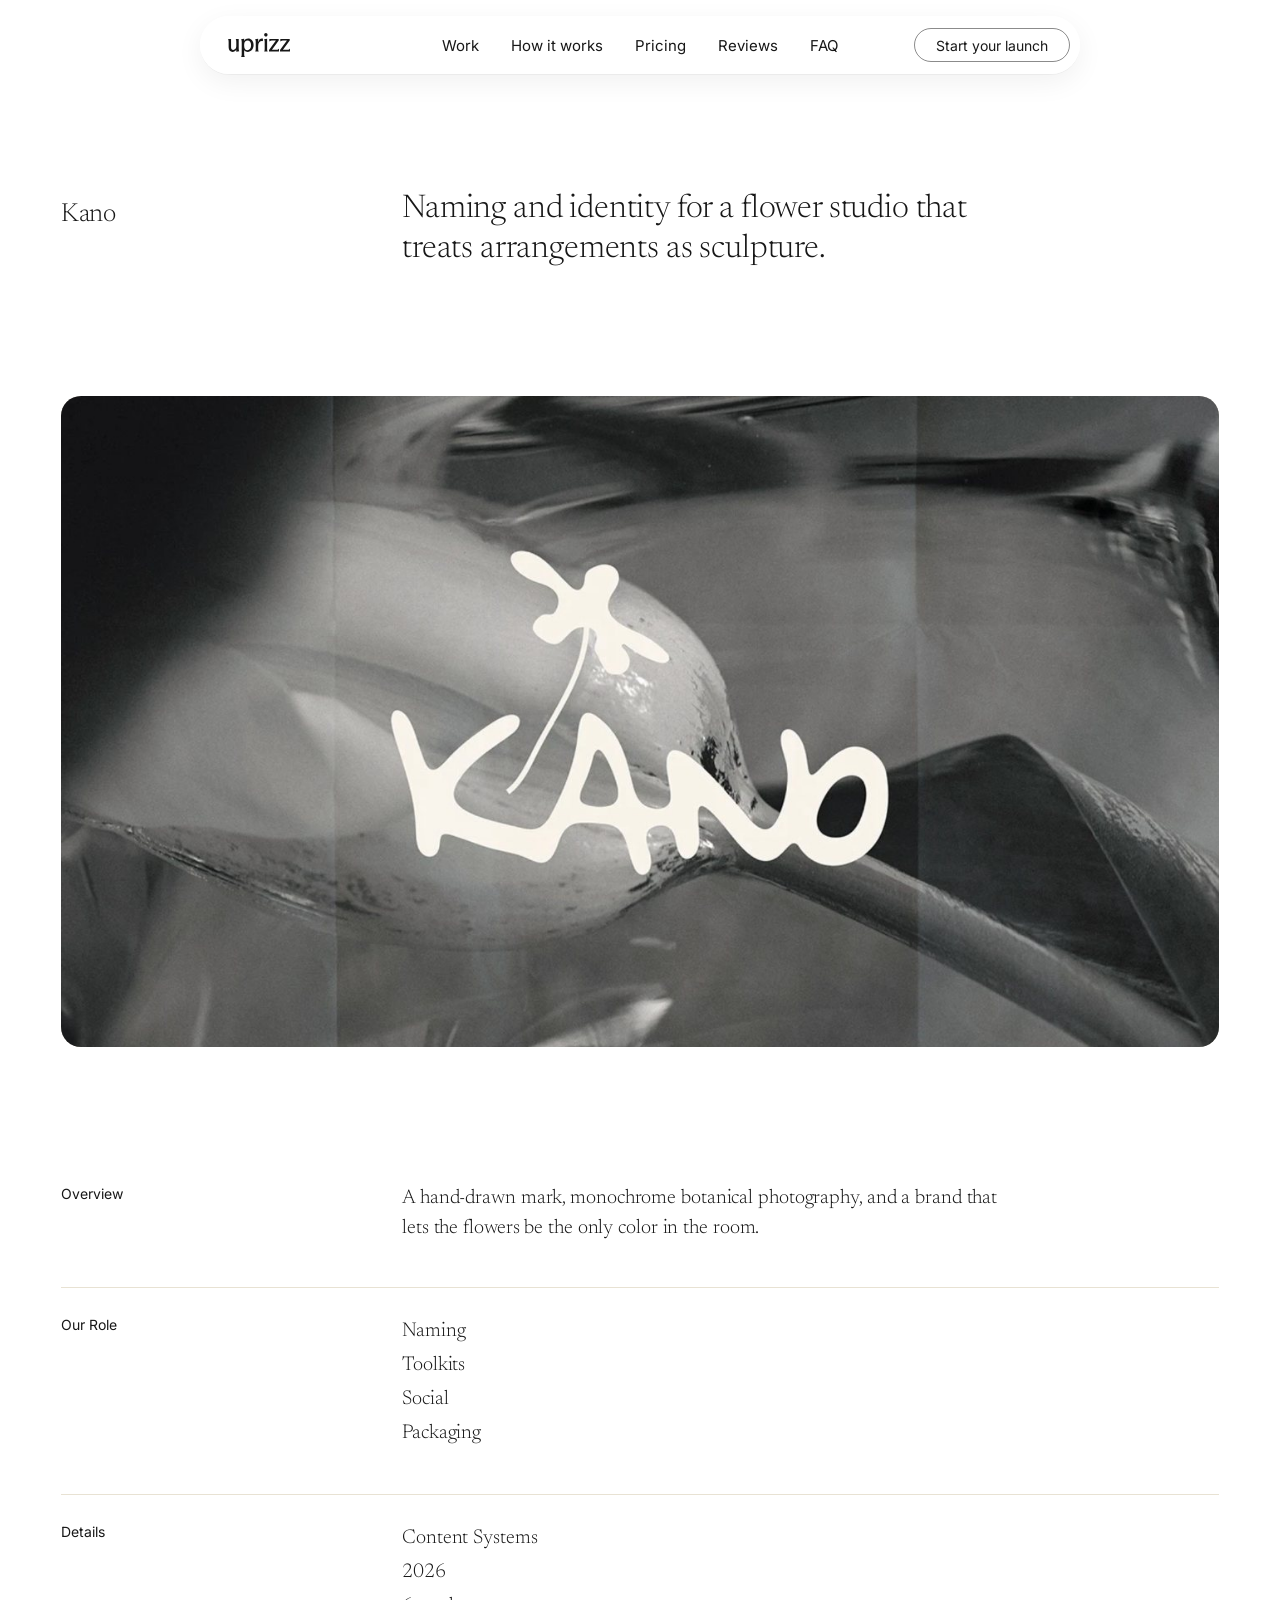
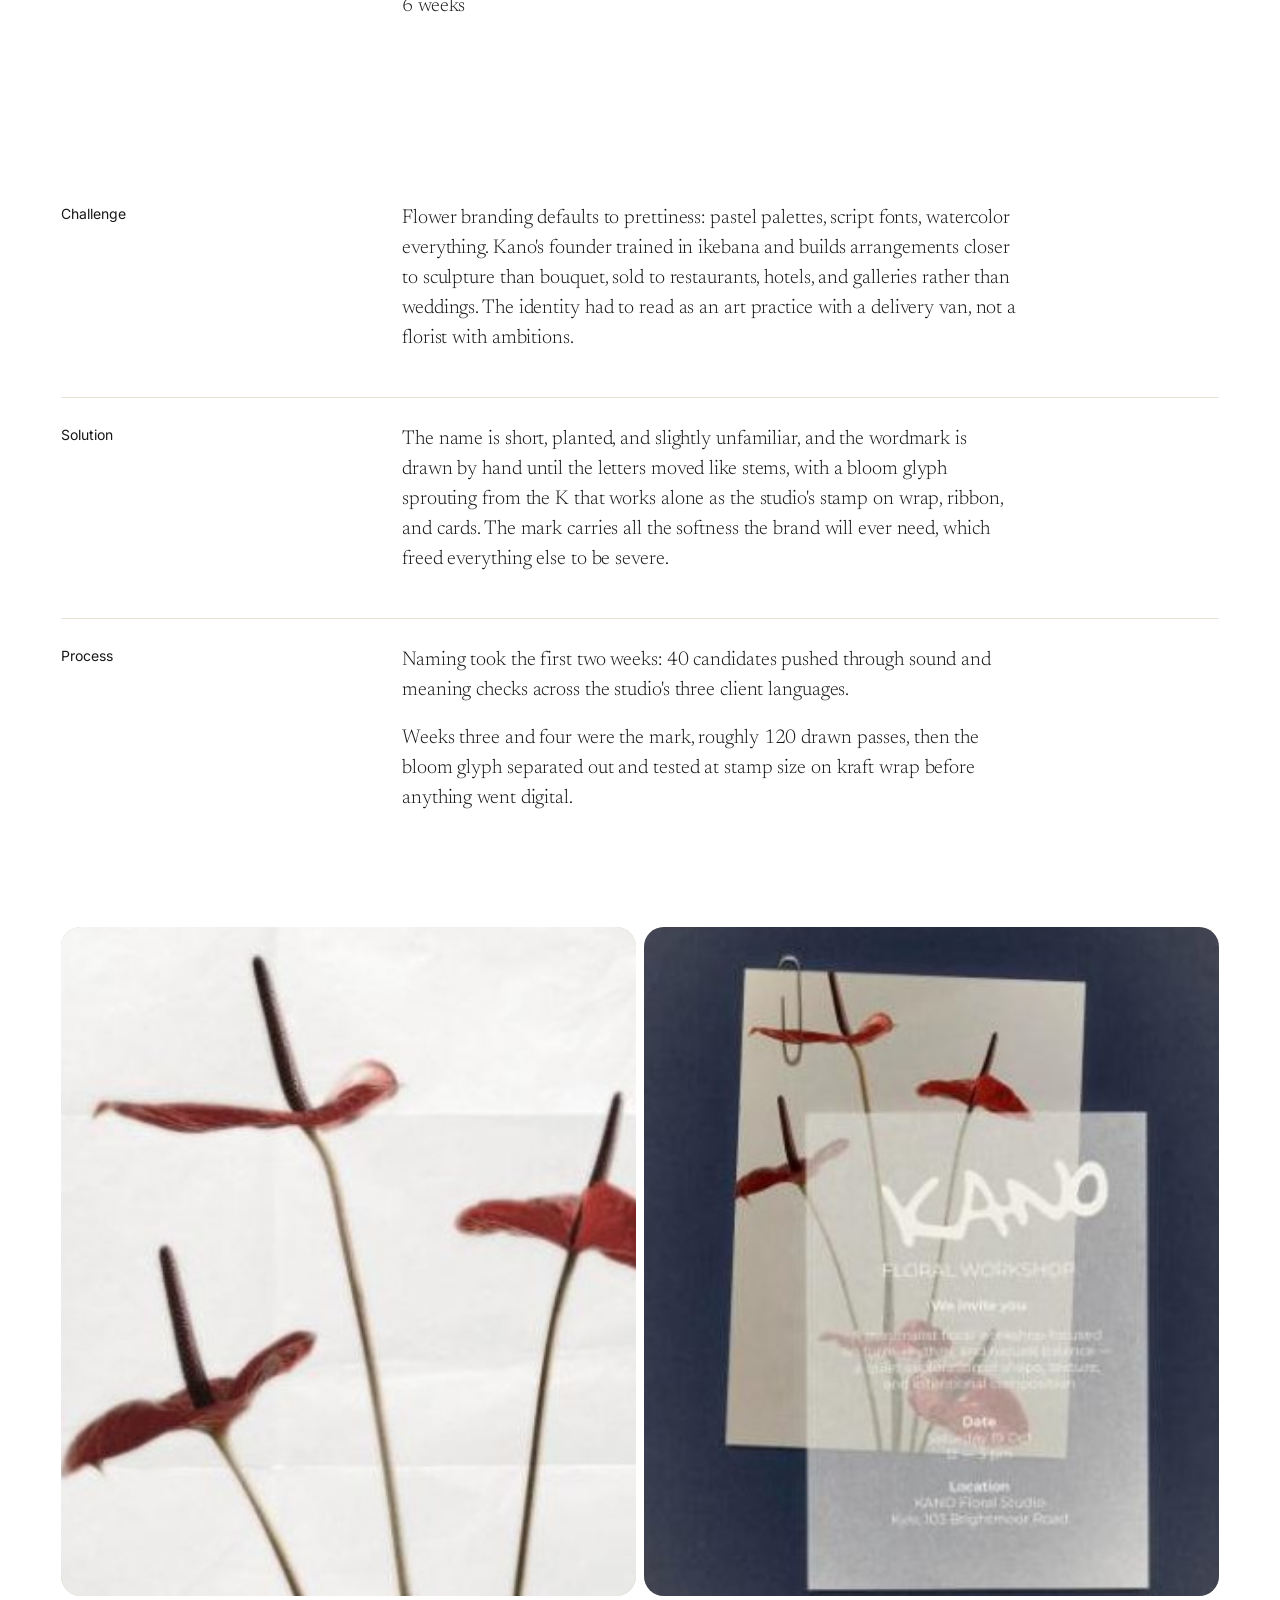
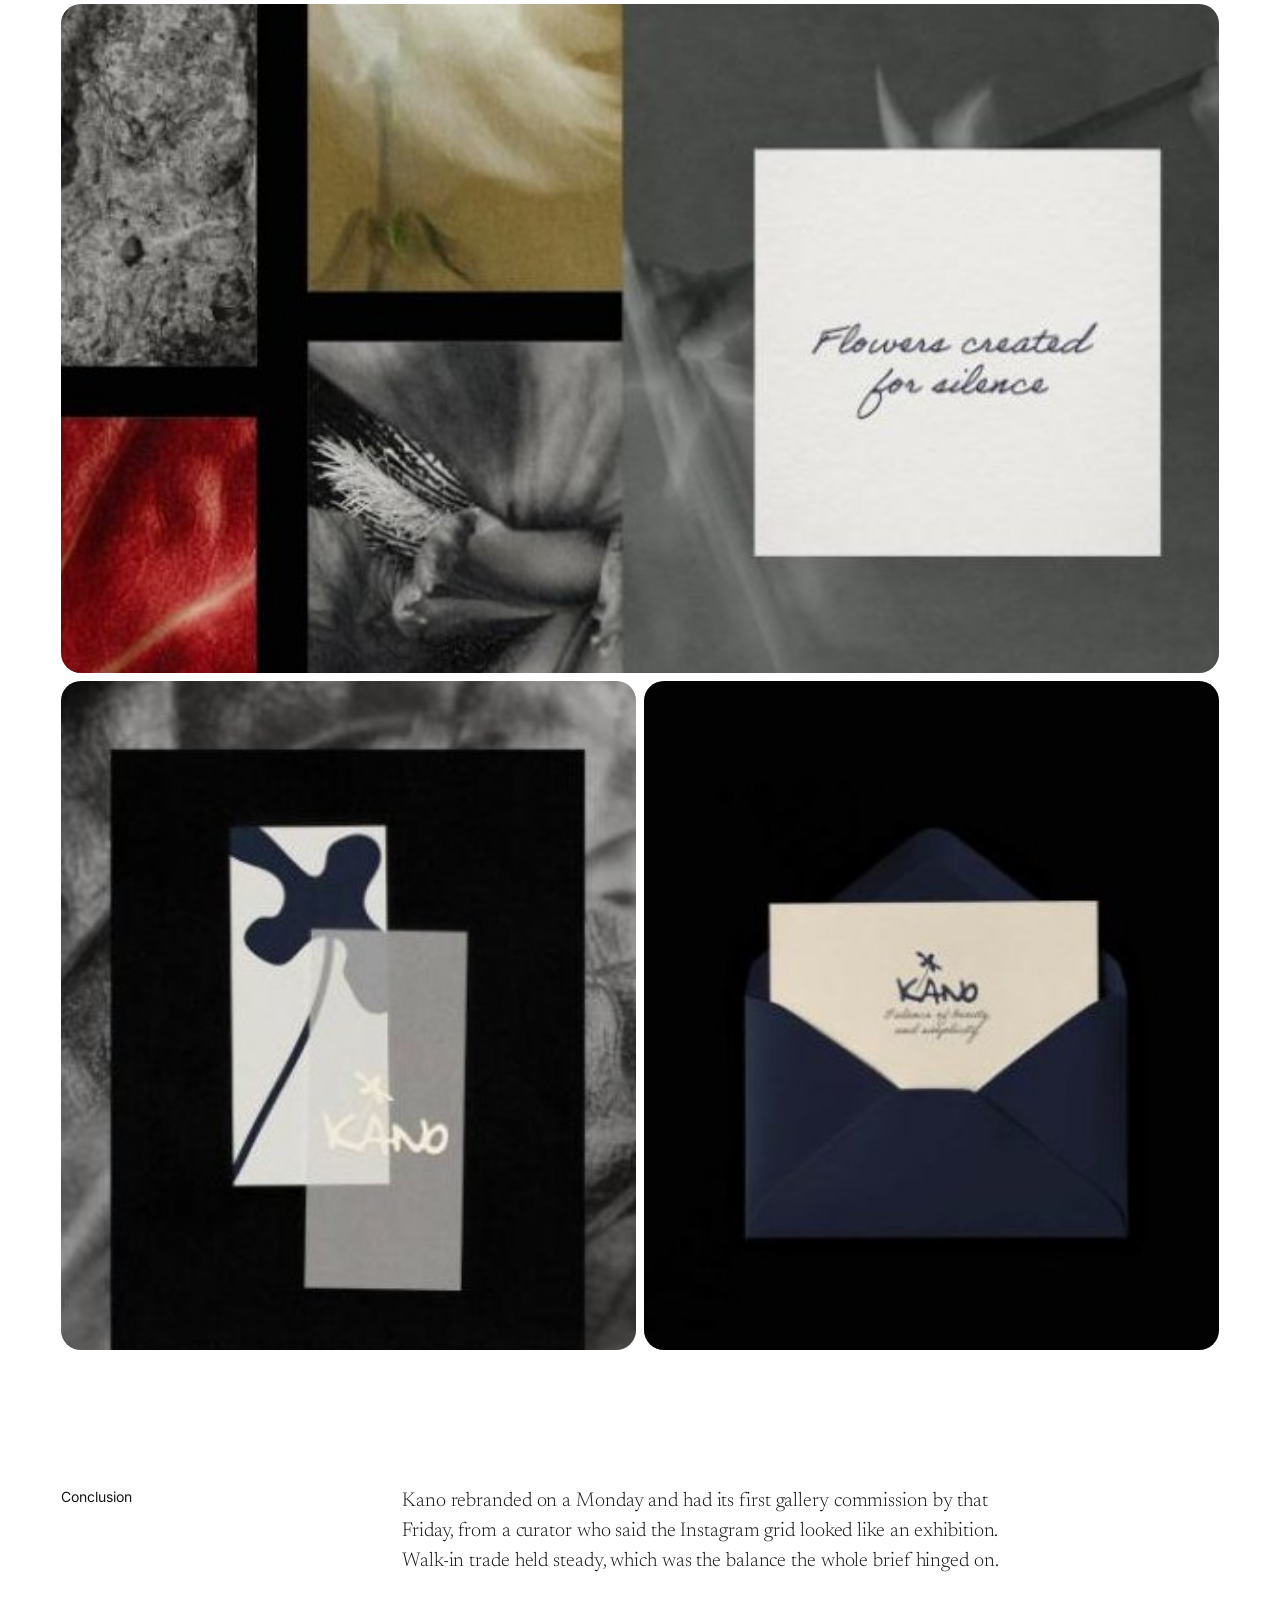
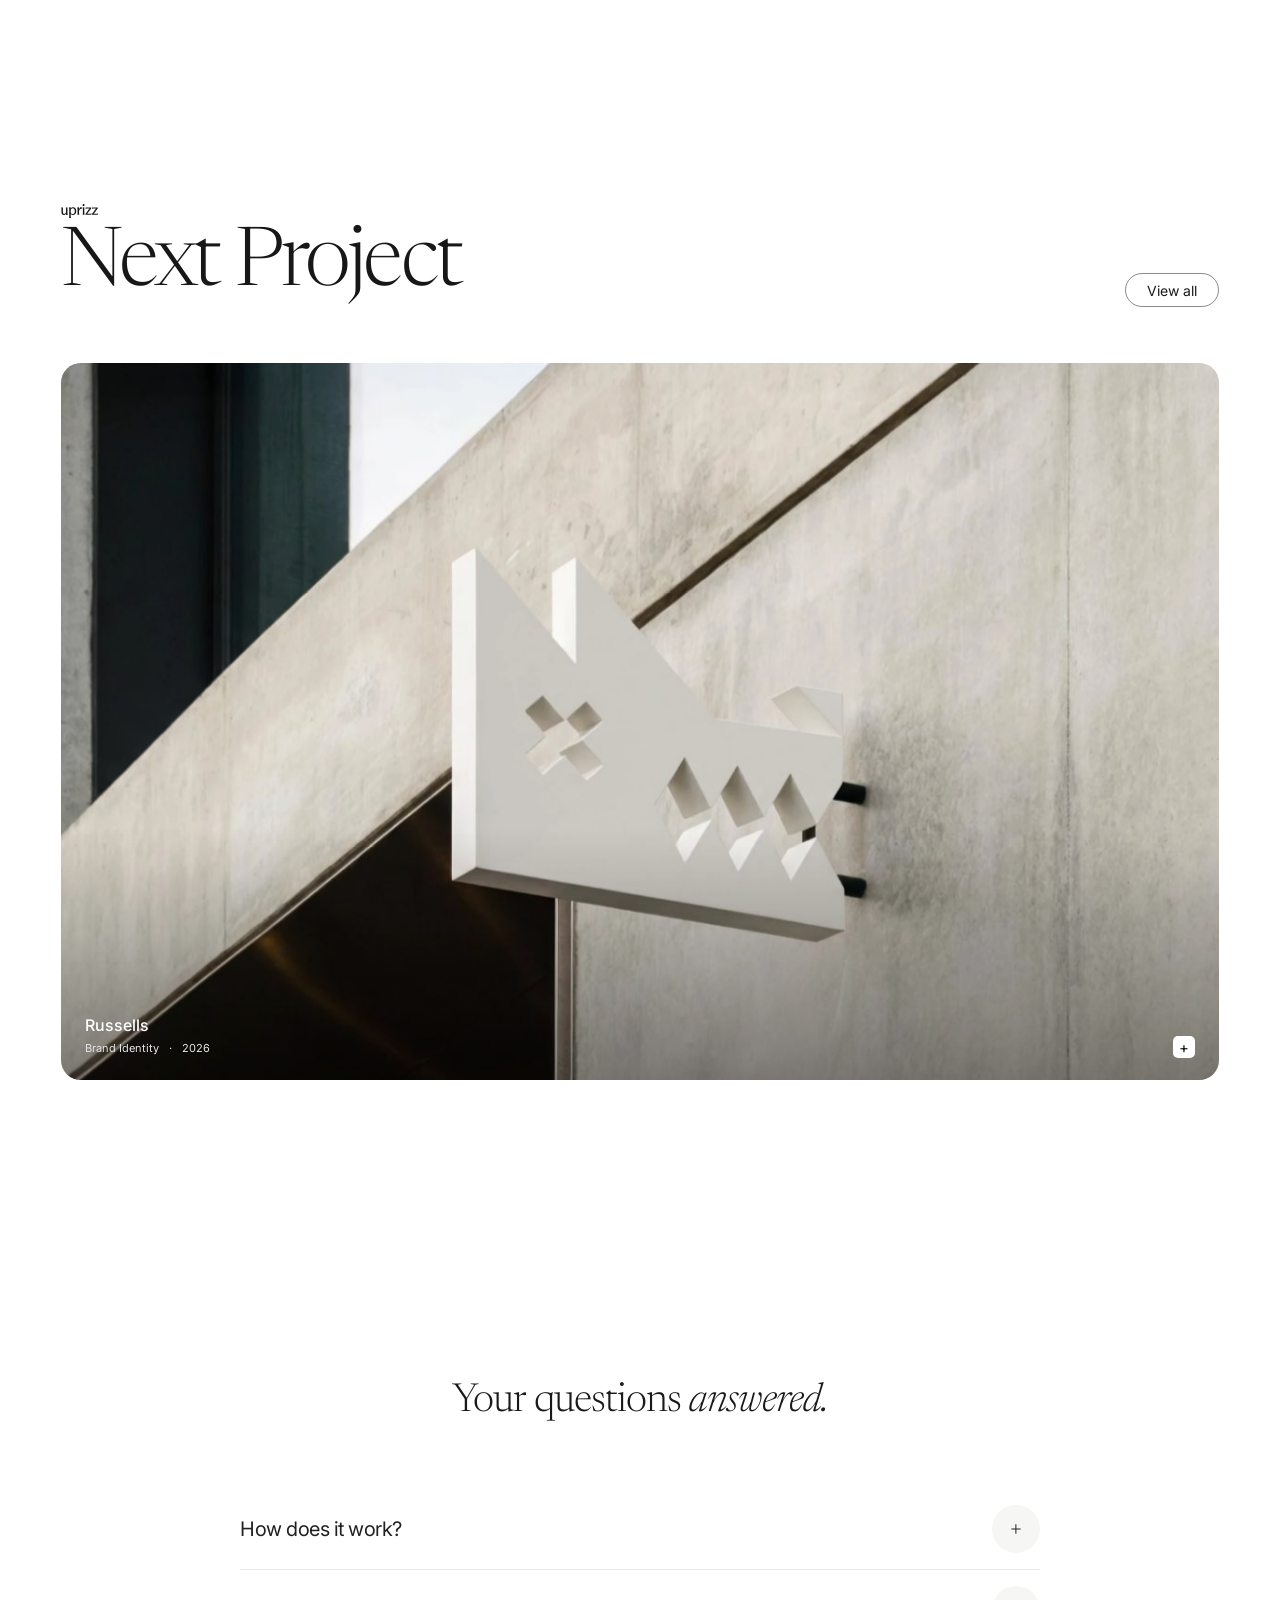
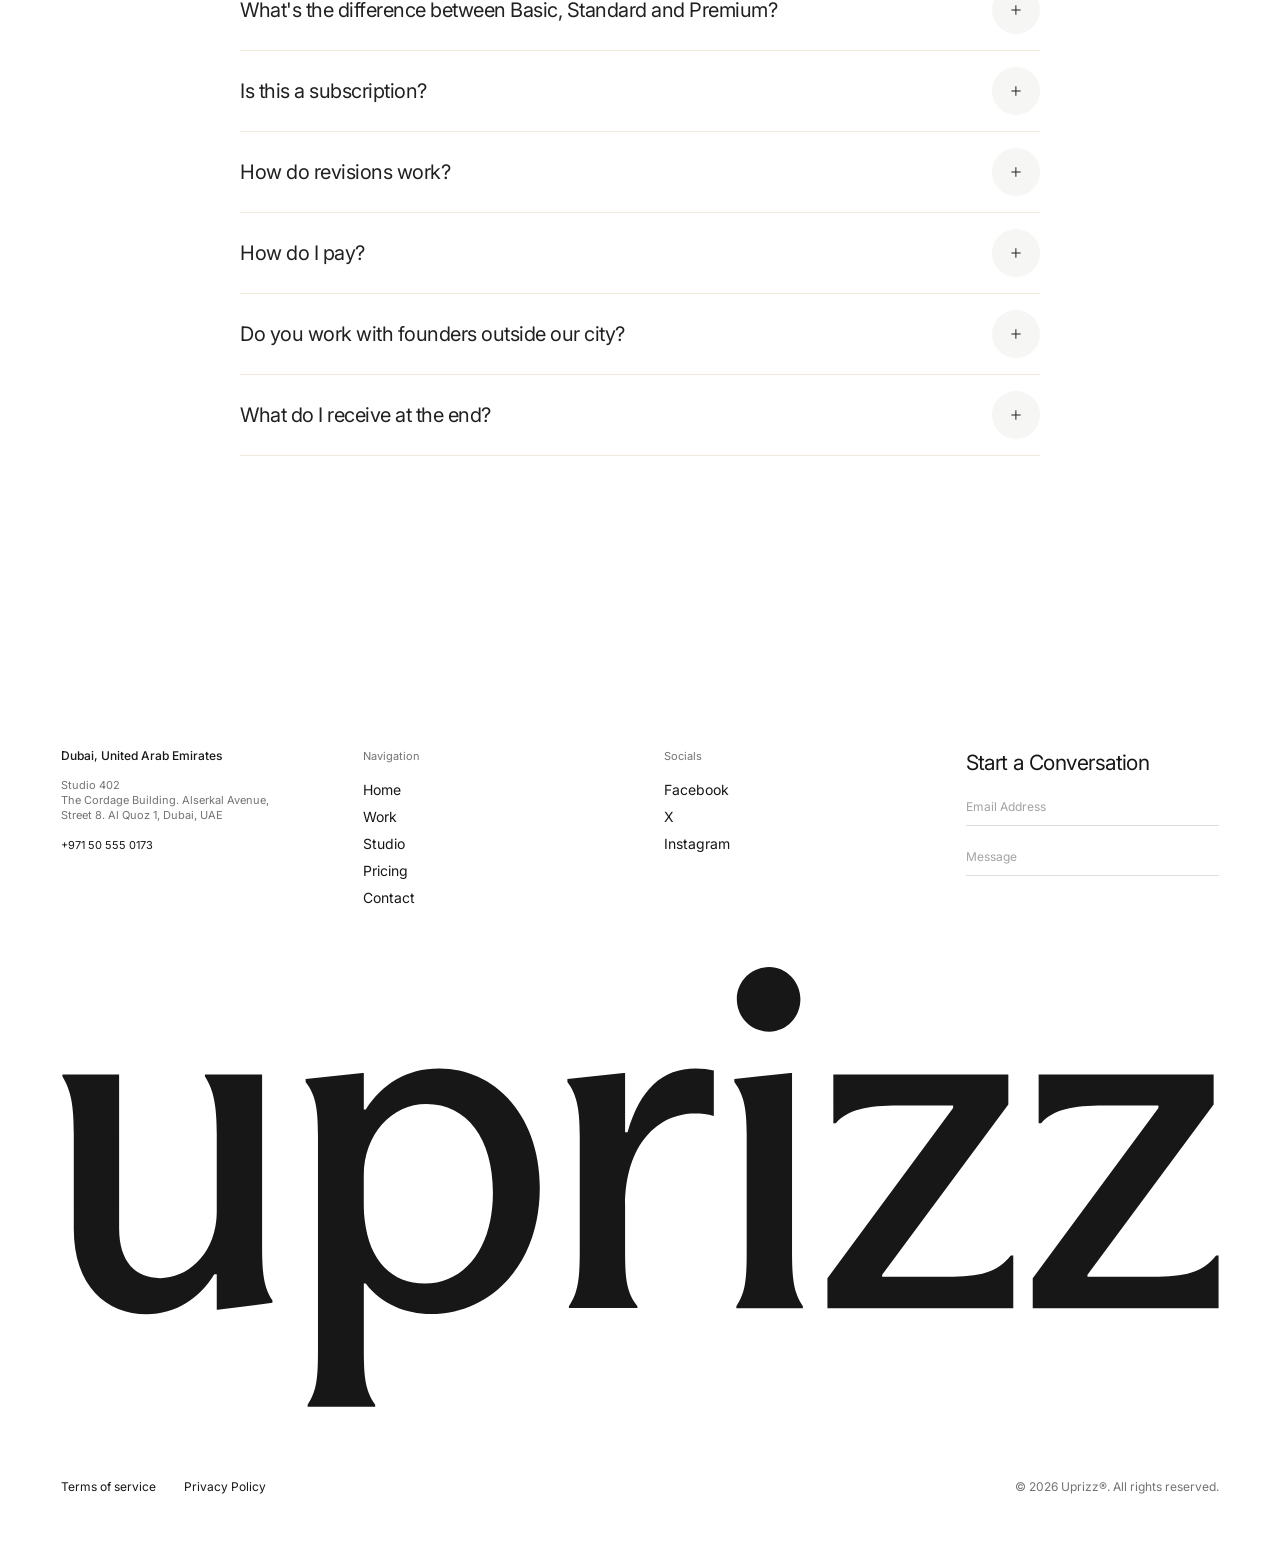
<file: projects/kano/index.html>
<!DOCTYPE html>
<html lang="en">
<head>
<meta charset="UTF-8">
<meta name="viewport" content="width=device-width, initial-scale=1.0">
<script>/* Page transition into a project (styles: "Page transition" in css/style.css).
   Plays only when the page being opened is a project; every other page change stays instant.
   The picture that flew in stays on top until this project's cover photo is decoded, then hands over. */
addEventListener('pagereveal',e=>{const vt=e.viewTransition;if(!vt)return;vt.ready.catch(()=>{});vt.finished.catch(()=>{});vt.updateCallbackDone?.catch(()=>{});
  if(!location.pathname.startsWith('/projects/')){vt.skipTransition();return}
  const h=document.documentElement;h.classList.add('vt-project');vt.finished.finally(()=>h.classList.remove('vt-project'));
  const u=document.querySelector('link[rel=preload][as=image]')?.href;let done=false;
  const release=()=>{if(done)return;done=true;document.getAnimations().forEach(a=>{if(a.effect&&a.effect.pseudoElement==='::view-transition-old(pj-hero)')a.finish()})};
  vt.ready.then(()=>{if(!u)return release();const im=new Image();im.src=u;(im.decode?im.decode():Promise.resolve()).then(()=>requestAnimationFrame(()=>requestAnimationFrame(release)),release)},release)});
addEventListener('pageswap',e=>{const vt=e.viewTransition;if(vt){vt.ready.catch(()=>{});vt.finished.catch(()=>{});vt.updateCallbackDone?.catch(()=>{})}});</script>
<title>Kano | Uprizz</title>
<meta name="description" content="Naming and identity for a flower studio that treats arrangements as sculpture. A hand-drawn mark, monochrome botanical photography, and a brand that lets…">
<link rel="canonical" href="https://uprizz.com/projects/kano/">
<meta property="og:type" content="website"><meta property="og:site_name" content="Uprizz">
<meta property="og:title" content="Kano | Uprizz"><meta property="og:description" content="Naming and identity for a flower studio that treats arrangements as sculpture. A hand-drawn mark, monochrome botanical photography, and a brand that lets…">
<meta property="og:url" content="https://uprizz.com/projects/kano/"><meta property="og:image" content="https://uprizz.com/images/projects/kano/cover.jpg">
<meta name="twitter:card" content="summary_large_image">
<link rel="icon" href="/favicon.ico" sizes="48x48">
<link rel="icon" type="image/svg+xml" href="/favicon.svg">
<link rel="icon" type="image/png" sizes="48x48" href="/favicon-48.png">
<link rel="icon" type="image/png" sizes="96x96" href="/favicon-96.png">
<link rel="icon" type="image/png" sizes="192x192" href="/favicon-192.png">
<link rel="apple-touch-icon" href="/apple-touch-icon.png">
<link rel="manifest" href="/site.webmanifest">
<link rel="preconnect" href="https://fonts.googleapis.com">
<link rel="preconnect" href="https://fonts.gstatic.com" crossorigin>
<link href="https://fonts.googleapis.com/css2?family=Inter:ital,wght@0,300;0,400;0,500;0,600;1,400&family=Newsreader:ital,opsz,wght@0,6..72,300;0,6..72,400;1,6..72,300&display=swap" rel="stylesheet">
<link rel="stylesheet" href="/css/style.css?v=27b87c1d">
<link rel="stylesheet" href="/css/pages.css?v=9eee1e11">
<style>
/* ---------- Uprizz logo (recolours with the text colour) ---------- */
.brandmark{display:inline-block;height:.95em;aspect-ratio:248.52/94.51;vertical-align:-.2em;background:currentColor;
  -webkit-mask:url("data:image/svg+xml,%3Csvg xmlns='http://www.w3.org/2000/svg' viewBox='51.8 46.2 248.52 94.51'%3E%3Cpath d='M54.33,102.44v-20.43c0-5.82-.53-9.21-2.44-12.28v-.42h12.18v33.03c0,7.31,3.6,10.69,8.79,10.69,6.14,0,12.18-5.51,12.18-14.29v-16.73c0-5.93-.64-9.32-2.54-12.28v-.42h12.28v36.53c0,5.93.32,9.11,2.22,11.96v.53l-11.75,1.48h-.21v-7.62h-.53c-3.18,5.19-8.26,8.58-14.51,8.58-8.68,0-15.67-6.14-15.67-18.32Z'/%3E%3Cpath d='M106.78,82.43c0-5.93-.53-8.79-2.65-11.54v-.64l12.18-1.27h.32v7.83h.42c3.49-5.4,8.68-8.79,15.78-8.79,11.86,0,21.6,9.95,21.6,25.62,0,16.62-10.69,27.1-23.4,27.1-5.4,0-10.8-2.22-13.98-6.56h-.42v14.19c0,6.03.32,8.79,2.44,11.86v.42h-14.51v-.42c2.01-3.07,2.22-5.82,2.22-11.86v-45.95ZM144.36,94.71c0-11.65-5.61-19.06-14.29-19.06-7.41,0-13.45,6.46-13.45,15.46v5.82c0,11.22,5.19,17.26,13.13,17.26,8.68,0,14.61-7.84,14.61-19.48Z'/%3E%3Cpath d='M163.01,82.53c0-6.04-.64-8.89-2.65-11.65v-.64l12.07-1.27h.32v12.71h.53c2.75-9.32,7.52-13.66,14.61-13.66,1.59,0,2.75.21,3.92.42v9.74c-1.38-.42-2.65-.53-4.13-.53-7.62,0-14.93,6.35-14.93,19.91v9.63c0,6.03.32,8.89,2.65,11.86v.42h-14.72v-.42c2.01-2.96,2.33-5.82,2.33-11.86v-24.67Z'/%3E%3Cpath d='M208.61,107.1c0,6.04.32,9,2.33,11.96v.42h-14.29v-.42c2.01-2.96,2.22-5.93,2.22-11.96v-25.09c0-5.51-.64-8.36-2.65-11.12v-.64l12.07-1.27h.32v38.12ZM196.75,53.1c0-3.71,2.96-6.88,6.99-6.88,3.6,0,6.67,3.18,6.67,6.88,0,3.92-2.96,6.99-6.67,6.99-4.02,0-6.99-3.07-6.99-6.99Z'/%3E%3Cpath d='M241.94,112.71c6.99,0,10.8-.85,13.66-4.55h.53v11.33h-39.92v-6.46l27-36.53v-.53h-11.75c-6.56,0-10.91.85-13.45,3.81h-.53v-10.48h37.59v6.46l-27.1,36.53v.42h13.98Z'/%3E%3Cpath d='M286.04,112.71c6.99,0,10.8-.85,13.66-4.55h.53v11.33h-39.92v-6.46l27-36.53v-.53h-11.75c-6.56,0-10.91.85-13.45,3.81h-.53v-10.48h37.59v6.46l-27.1,36.53v.42h13.98Z'/%3E%3C/svg%3E") center/contain no-repeat;mask:url("data:image/svg+xml,%3Csvg xmlns='http://www.w3.org/2000/svg' viewBox='51.8 46.2 248.52 94.51'%3E%3Cpath d='M54.33,102.44v-20.43c0-5.82-.53-9.21-2.44-12.28v-.42h12.18v33.03c0,7.31,3.6,10.69,8.79,10.69,6.14,0,12.18-5.51,12.18-14.29v-16.73c0-5.93-.64-9.32-2.54-12.28v-.42h12.28v36.53c0,5.93.32,9.11,2.22,11.96v.53l-11.75,1.48h-.21v-7.62h-.53c-3.18,5.19-8.26,8.58-14.51,8.58-8.68,0-15.67-6.14-15.67-18.32Z'/%3E%3Cpath d='M106.78,82.43c0-5.93-.53-8.79-2.65-11.54v-.64l12.18-1.27h.32v7.83h.42c3.49-5.4,8.68-8.79,15.78-8.79,11.86,0,21.6,9.95,21.6,25.62,0,16.62-10.69,27.1-23.4,27.1-5.4,0-10.8-2.22-13.98-6.56h-.42v14.19c0,6.03.32,8.79,2.44,11.86v.42h-14.51v-.42c2.01-3.07,2.22-5.82,2.22-11.86v-45.95ZM144.36,94.71c0-11.65-5.61-19.06-14.29-19.06-7.41,0-13.45,6.46-13.45,15.46v5.82c0,11.22,5.19,17.26,13.13,17.26,8.68,0,14.61-7.84,14.61-19.48Z'/%3E%3Cpath d='M163.01,82.53c0-6.04-.64-8.89-2.65-11.65v-.64l12.07-1.27h.32v12.71h.53c2.75-9.32,7.52-13.66,14.61-13.66,1.59,0,2.75.21,3.92.42v9.74c-1.38-.42-2.65-.53-4.13-.53-7.62,0-14.93,6.35-14.93,19.91v9.63c0,6.03.32,8.89,2.65,11.86v.42h-14.72v-.42c2.01-2.96,2.33-5.82,2.33-11.86v-24.67Z'/%3E%3Cpath d='M208.61,107.1c0,6.04.32,9,2.33,11.96v.42h-14.29v-.42c2.01-2.96,2.22-5.93,2.22-11.96v-25.09c0-5.51-.64-8.36-2.65-11.12v-.64l12.07-1.27h.32v38.12ZM196.75,53.1c0-3.71,2.96-6.88,6.99-6.88,3.6,0,6.67,3.18,6.67,6.88,0,3.92-2.96,6.99-6.67,6.99-4.02,0-6.99-3.07-6.99-6.99Z'/%3E%3Cpath d='M241.94,112.71c6.99,0,10.8-.85,13.66-4.55h.53v11.33h-39.92v-6.46l27-36.53v-.53h-11.75c-6.56,0-10.91.85-13.45,3.81h-.53v-10.48h37.59v6.46l-27.1,36.53v.42h13.98Z'/%3E%3Cpath d='M286.04,112.71c6.99,0,10.8-.85,13.66-4.55h.53v11.33h-39.92v-6.46l27-36.53v-.53h-11.75c-6.56,0-10.91.85-13.45,3.81h-.53v-10.48h37.59v6.46l-27.1,36.53v.42h13.98Z'/%3E%3C/svg%3E") center/contain no-repeat}
.wordmark .brandmark.big{display:block;width:100%;height:auto;vertical-align:top}
</style>
<link rel="preload" as="image" href="/images/projects/kano/cover.jpg" fetchpriority="high">
</head>
<body class="page">
<svg width="0" height="0" style="position:absolute" aria-hidden="true">
  <filter id="grain"><feTurbulence type="fractalNoise" baseFrequency="1.4" numOctaves="2" result="n"/><feColorMatrix type="saturate" values="0"/><feComposite in="SourceGraphic" in2="n" operator="arithmetic" k1="1.3" k2="0" k3="0" k4="0"/></filter>
</svg>
<nav class="nav" id="nav" aria-label="Main">
  <a href="/" class="logo" aria-label="Uprizz, back to the homepage"><span class="brandmark" role="img" aria-label="Uprizz"></span></a>
  <div class="nav-links"><a href="/work/">Work</a><a href="/#process">How it works</a><a href="/#pricing">Pricing</a><a href="/#testimonials">Reviews</a><a href="/#faq">FAQ</a></div>
  <!-- CMS:navmeta -->
<div class="nav-meta">
      <div><h6>Socials</h6><a href="#">Facebook</a><br><a href="#">X</a><br><a href="#">Instagram</a></div>
      <div><h6>Contacts</h6>+971 50 555 0173<br><u><a href="mailto:altastudio@gmail.com">altastudio@gmail.com</a></u></div>
    </div>
    <a href="/#pricing" class="btn btn--outline nav-cta">Start your launch</a>
<!-- /CMS:navmeta -->
  <button type="button" class="nav-burger" id="navToggle" aria-label="Open menu" aria-expanded="false"><span class="grid-ic"><i></i><i></i><i></i><i></i></span></button>
</nav>
<main>
<section class="pj-top">
  <div class="pj-head">
    <div class="pj-client">Kano</div>
    <h1>Naming and identity for a flower studio that treats arrangements as sculpture.</h1>
  </div>
  <div class="pj-cover"><div class="img" style="background-image:url(/images/projects/kano/cover.jpg)"></div></div>
</section>

<section class="pj-rows">
  <div class="pj-r fade"><h2 class="pj-l">Overview</h2><div class="pj-c"><p>A hand-drawn mark, monochrome botanical photography, and a brand that lets the flowers be the only color in the room.</p></div></div>
  <div class="pj-r line fade"><h3 class="pj-l">Our Role</h3><div class="pj-c"><ul class="pj-list"><li>Naming</li><li>Toolkits</li><li>Social</li><li>Packaging</li></ul></div></div>
  <div class="pj-r line fade"><h3 class="pj-l">Details</h3><div class="pj-c"><ul class="pj-list"><li>Content Systems</li><li>2026</li><li>6 weeks</li></ul></div></div>
</section>

<section class="pj-rows">
  <div class="pj-r fade"><h3 class="pj-l">Challenge</h3><div class="pj-c"><p>Flower branding defaults to prettiness: pastel palettes, script fonts, watercolor everything. Kano&#x27;s founder trained in ikebana and builds arrangements closer to sculpture than bouquet, sold to restaurants, hotels, and galleries rather than weddings. The identity had to read as an art practice with a delivery van, not a florist with ambitions.</p></div></div>
  <div class="pj-r line fade"><h3 class="pj-l">Solution</h3><div class="pj-c"><p>The name is short, planted, and slightly unfamiliar, and the wordmark is drawn by hand until the letters moved like stems, with a bloom glyph sprouting from the K that works alone as the studio&#x27;s stamp on wrap, ribbon, and cards. The mark carries all the softness the brand will ever need, which freed everything else to be severe.</p></div></div>
  <div class="pj-r line fade"><h3 class="pj-l">Process</h3><div class="pj-c"><p>Naming took the first two weeks: 40 candidates pushed through sound and meaning checks across the studio&#x27;s three client languages.</p><p>Weeks three and four were the mark, roughly 120 drawn passes, then the bloom glyph separated out and tested at stamp size on kraft wrap before anything went digital.</p></div></div>
</section>

<section class="pj-gal">
  <div class="g half tall fade"><div class="img par" style="background-image:url(/images/projects/kano/01.jpg)"></div></div>
  <div class="g half tall fade"><div class="img par" style="background-image:url(/images/projects/kano/02.jpg)"></div></div>
  <div class="g full fade"><div class="img par" style="background-image:url(/images/projects/kano/03.jpg)"></div></div>
  <div class="g half tall fade"><div class="img par" style="background-image:url(/images/projects/kano/04.jpg)"></div></div>
  <div class="g half tall fade"><div class="img par" style="background-image:url(/images/projects/kano/05.jpg)"></div></div>
</section>

<section class="pj-rows">
  <div class="pj-r fade"><h3 class="pj-l">Conclusion</h3><div class="pj-c"><p>Kano rebranded on a Monday and had its first gallery commission by that Friday, from a curator who said the Instagram grid looked like an exhibition. Walk-in trade held steady, which was the balance the whole brief hinged on.</p></div></div>
</section>

<section class="pj-next">
  <div class="top">
    <div><span class="brandmark" role="img" aria-label="Uprizz"></span><h2>Next Project</h2></div>
    <a href="/work/" class="btn btn--outline">View all</a>
  </div>
  <a class="wk-card fade" href="/projects/russells/" data-tags="animation campaign packaging toolkits social" data-name="russells"><div class="img par" style="background-image:url(/images/projects/russells/cover.jpg)"></div><div class="meta"><div><b>Russells</b><small><span>Brand Identity</span><span>·</span><span>2026</span></small></div><span class="plus">+</span></div></a>
</section>
<!-- FAQ:START (shared with every page) -->
<!-- CMS:faq -->
<section class="sec faq" id="faq">
  <div class="shead"><h2 class="h2 reveal">Your questions <em>answered.</em></h2></div>
  <div class="qs" id="faqList">
    <div class="q fade"><button type="button" class="q-top" aria-expanded="false" aria-controls="faq-a0" id="faq-q0"><span class="q-title">How does it work?</span><span class="q-icon"><svg viewBox="0 0 20 20" aria-hidden="true"><path d="M10.6211 9.5H14.6289V10.5H10.6211V14.6289H9.62109V10.5H5.37109V9.5H9.62109V5.37109H10.6211V9.5Z"/></svg></span></button><div class="q-bottom" id="faq-a0" role="region" aria-labelledby="faq-q0"><div class="q-wrap"><div class="q-content"><p>Pick a package and pay once, right on the site. Then fill in a short brief about your business, your audience and the feel you want. Our designers review it and get back to you within 24 hours, and you receive your files on the delivery date of your package.</p></div></div></div></div>
    <div class="q fade"><button type="button" class="q-top" aria-expanded="false" aria-controls="faq-a1" id="faq-q1"><span class="q-title">What&#x27;s the difference between Basic, Standard and Premium?</span><span class="q-icon"><svg viewBox="0 0 20 20" aria-hidden="true"><path d="M10.6211 9.5H14.6289V10.5H10.6211V14.6289H9.62109V10.5H5.37109V9.5H9.62109V5.37109H10.6211V9.5Z"/></svg></span></button><div class="q-bottom" id="faq-a1" role="region" aria-labelledby="faq-q1"><div class="q-wrap"><div class="q-content"><p>Basic gets you a professional logo: one concept, every file format you need and two revisions, delivered in 2 days. Standard is a complete brand: three logo concepts, brand guidelines, social media, ad and email designs, packaging and brand assets, delivered in 5 business days. Premium is everything in Standard plus a live website.</p></div></div></div></div>
    <div class="q fade"><button type="button" class="q-top" aria-expanded="false" aria-controls="faq-a2" id="faq-q2"><span class="q-title">Is this a subscription?</span><span class="q-icon"><svg viewBox="0 0 20 20" aria-hidden="true"><path d="M10.6211 9.5H14.6289V10.5H10.6211V14.6289H9.62109V10.5H5.37109V9.5H9.62109V5.37109H10.6211V9.5Z"/></svg></span></button><div class="q-bottom" id="faq-a2" role="region" aria-labelledby="faq-q2"><div class="q-wrap"><div class="q-content"><p>No. You pay once for your package. There are no monthly fees, no hidden costs and nothing to cancel.</p></div></div></div></div>
    <div class="q fade"><button type="button" class="q-top" aria-expanded="false" aria-controls="faq-a3" id="faq-q3"><span class="q-title">How do revisions work?</span><span class="q-icon"><svg viewBox="0 0 20 20" aria-hidden="true"><path d="M10.6211 9.5H14.6289V10.5H10.6211V14.6289H9.62109V10.5H5.37109V9.5H9.62109V5.37109H10.6211V9.5Z"/></svg></span></button><div class="q-bottom" id="faq-a3" role="region" aria-labelledby="faq-q3"><div class="q-wrap"><div class="q-content"><p>Basic includes 2 rounds of revisions. Standard and Premium include unlimited revisions to refine the concept you choose, so we keep going until it feels right.</p></div></div></div></div>
    <div class="q fade"><button type="button" class="q-top" aria-expanded="false" aria-controls="faq-a4" id="faq-q4"><span class="q-title">How do I pay?</span><span class="q-icon"><svg viewBox="0 0 20 20" aria-hidden="true"><path d="M10.6211 9.5H14.6289V10.5H10.6211V14.6289H9.62109V10.5H5.37109V9.5H9.62109V5.37109H10.6211V9.5Z"/></svg></span></button><div class="q-bottom" id="faq-a4" role="region" aria-labelledby="faq-q4"><div class="q-wrap"><div class="q-content"><p>By card or PayPal on our secure checkout, without leaving the site. Prefer a bank transfer? Email heyuprizz@gmail.com and we&#x27;ll send you an invoice.</p></div></div></div></div>
    <div class="q fade"><button type="button" class="q-top" aria-expanded="false" aria-controls="faq-a5" id="faq-q5"><span class="q-title">Do you work with founders outside our city?</span><span class="q-icon"><svg viewBox="0 0 20 20" aria-hidden="true"><path d="M10.6211 9.5H14.6289V10.5H10.6211V14.6289H9.62109V10.5H5.37109V9.5H9.62109V5.37109H10.6211V9.5Z"/></svg></span></button><div class="q-bottom" id="faq-a5" role="region" aria-labelledby="faq-q5"><div class="q-wrap"><div class="q-content"><p>Yes. Everything runs online, so we work with founders anywhere. You send your brief, we share the designs and your feedback, and you receive all files digitally.</p></div></div></div></div>
    <div class="q fade"><button type="button" class="q-top" aria-expanded="false" aria-controls="faq-a6" id="faq-q6"><span class="q-title">What do I receive at the end?</span><span class="q-icon"><svg viewBox="0 0 20 20" aria-hidden="true"><path d="M10.6211 9.5H14.6289V10.5H10.6211V14.6289H9.62109V10.5H5.37109V9.5H9.62109V5.37109H10.6211V9.5Z"/></svg></span></button><div class="q-bottom" id="faq-a6" role="region" aria-labelledby="faq-q6"><div class="q-wrap"><div class="q-content"><p>Every file you need to use your brand straight away: your logo with a transparent background, vector and source files, and print-ready files. Standard and Premium also include your brand guidelines and all the designs listed in your package. Everything is yours to keep.</p></div></div></div></div>
  </div>
</section>
<!-- /CMS:faq -->
<!-- FAQ:END -->
</main>
<footer class="sec footer" id="contact">
  <div class="f-top fade">
    <div class="f-addr">
      <h6>Dubai, United Arab Emirates</h6>
      <p>Studio 402<br>The Cordage Building. Alserkal Avenue,<br>Street 8. Al Quoz 1, Dubai, UAE</p>
      <b>+971 50 555 0173</b>
    </div>
    <div><div class="t">Navigation</div><ul>
      <li><a href="/"><span class="roll"><span data-t="Home">Home</span></span></a></li>
      <li><a href="/work/"><span class="roll"><span data-t="Work">Work</span></span></a></li>
      <li><a href="/#process"><span class="roll"><span data-t="Studio">Studio</span></span></a></li>
      <li><a href="/pricing/"><span class="roll"><span data-t="Pricing">Pricing</span></span></a></li>
      <li><a href="#contact"><span class="roll"><span data-t="Contact">Contact</span></span></a></li>
    </ul></div>
    <div><div class="t">Socials</div><ul>
      <li><a href="#"><span class="roll"><span data-t="Facebook">Facebook</span></span></a></li>
      <li><a href="#"><span class="roll"><span data-t="X">X</span></span></a></li>
      <li><a href="#"><span class="roll"><span data-t="Instagram">Instagram</span></span></a></li>
    </ul></div>
    <form class="f-form" id="contactForm">
      <h3>Start a Conversation</h3>
      <label class="field"><span class="sr">Email address</span><input type="email" placeholder="Email Address" required></label>
      <label class="field"><span class="sr">Message</span><input placeholder="Message" required><button class="dot" type="submit" aria-label="Send message"><svg viewBox="0 0 14 14" aria-hidden="true"><path d="M2 7h10M8 3l4 4-4 4"/></svg></button></label>
      <span class="toast" id="contactToast">Thanks, we'll be in touch.</span>
    </form>
  </div>
  <div class="wordmark" id="wordmark"><span><span class="brandmark big" role="img" aria-label="Uprizz"></span></span></div>
  <div class="legal"><div><a href="#">Terms of service</a><a href="#">Privacy Policy</a></div><span>© 2026 Uprizz®. All rights reserved.</span></div>
</footer>
<script src="/js/main.js?v=c7fdf1c4"></script>
</body>
</html>
</file>
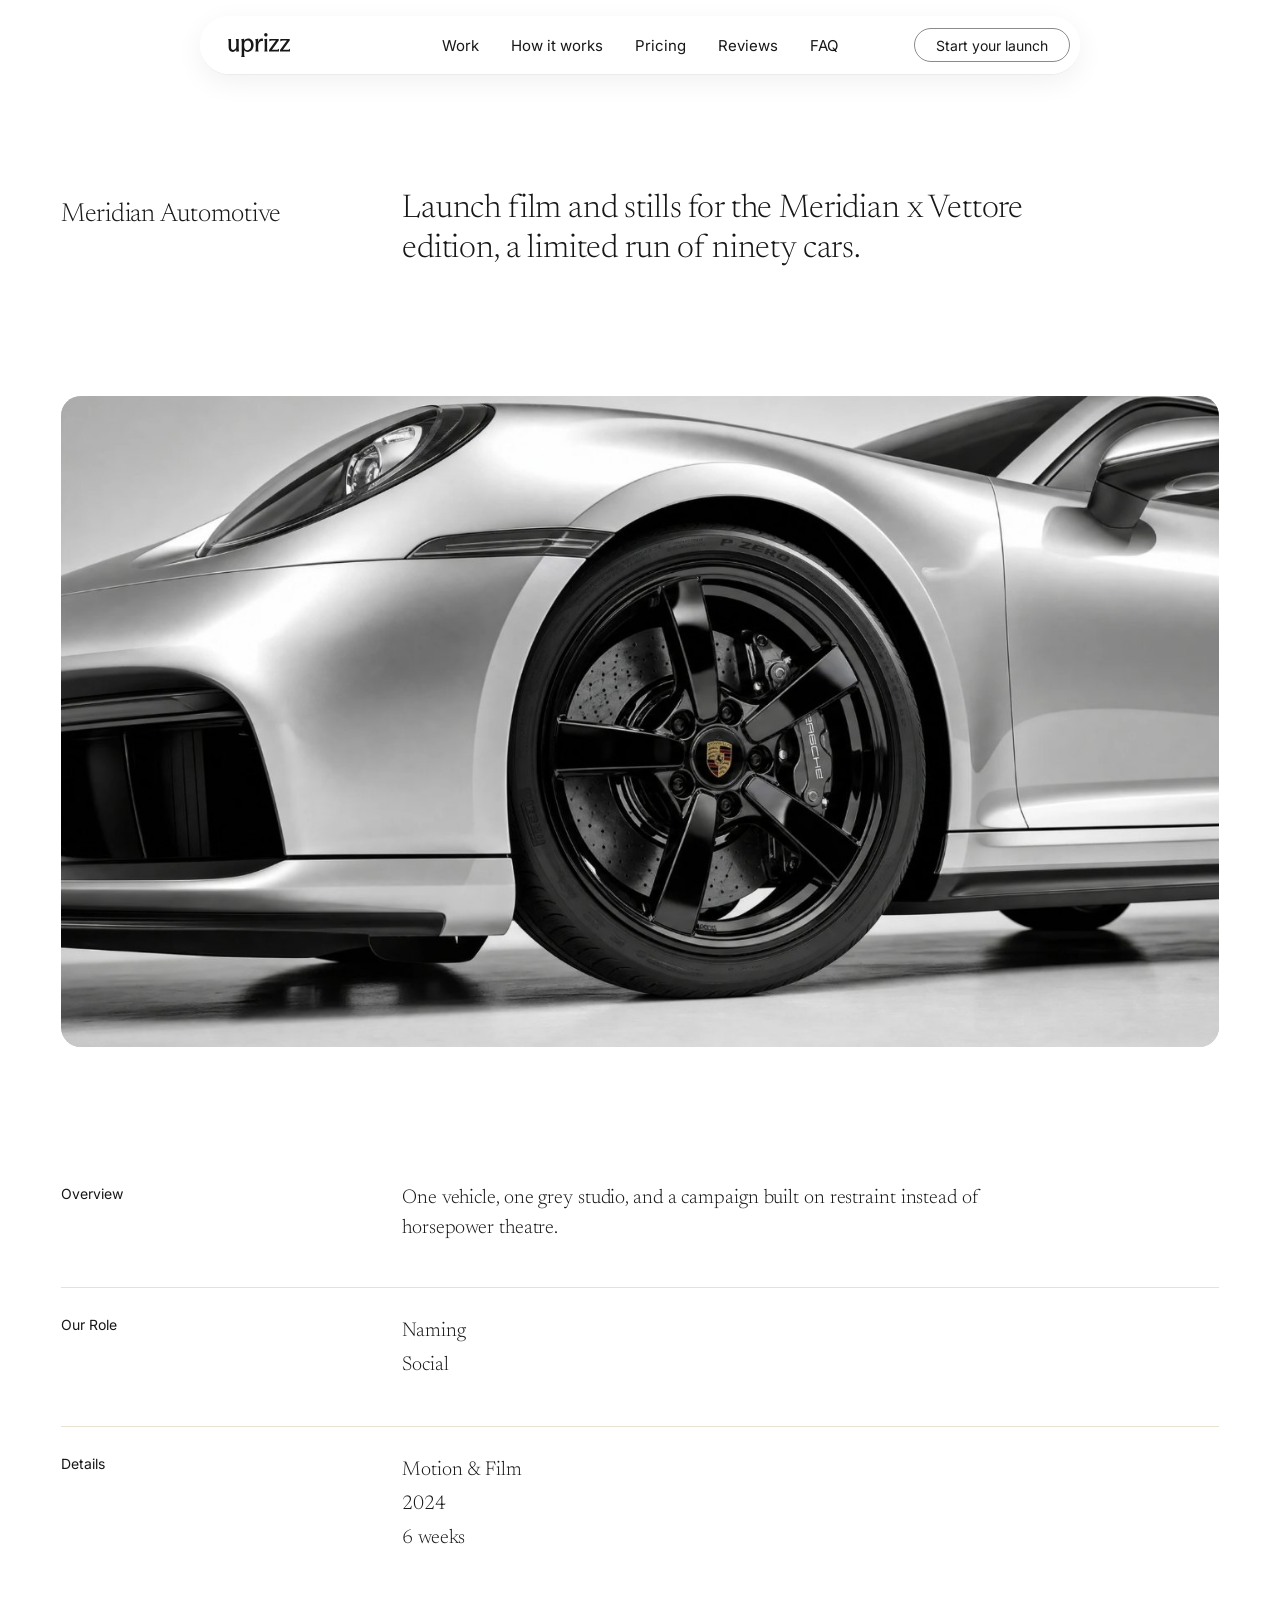
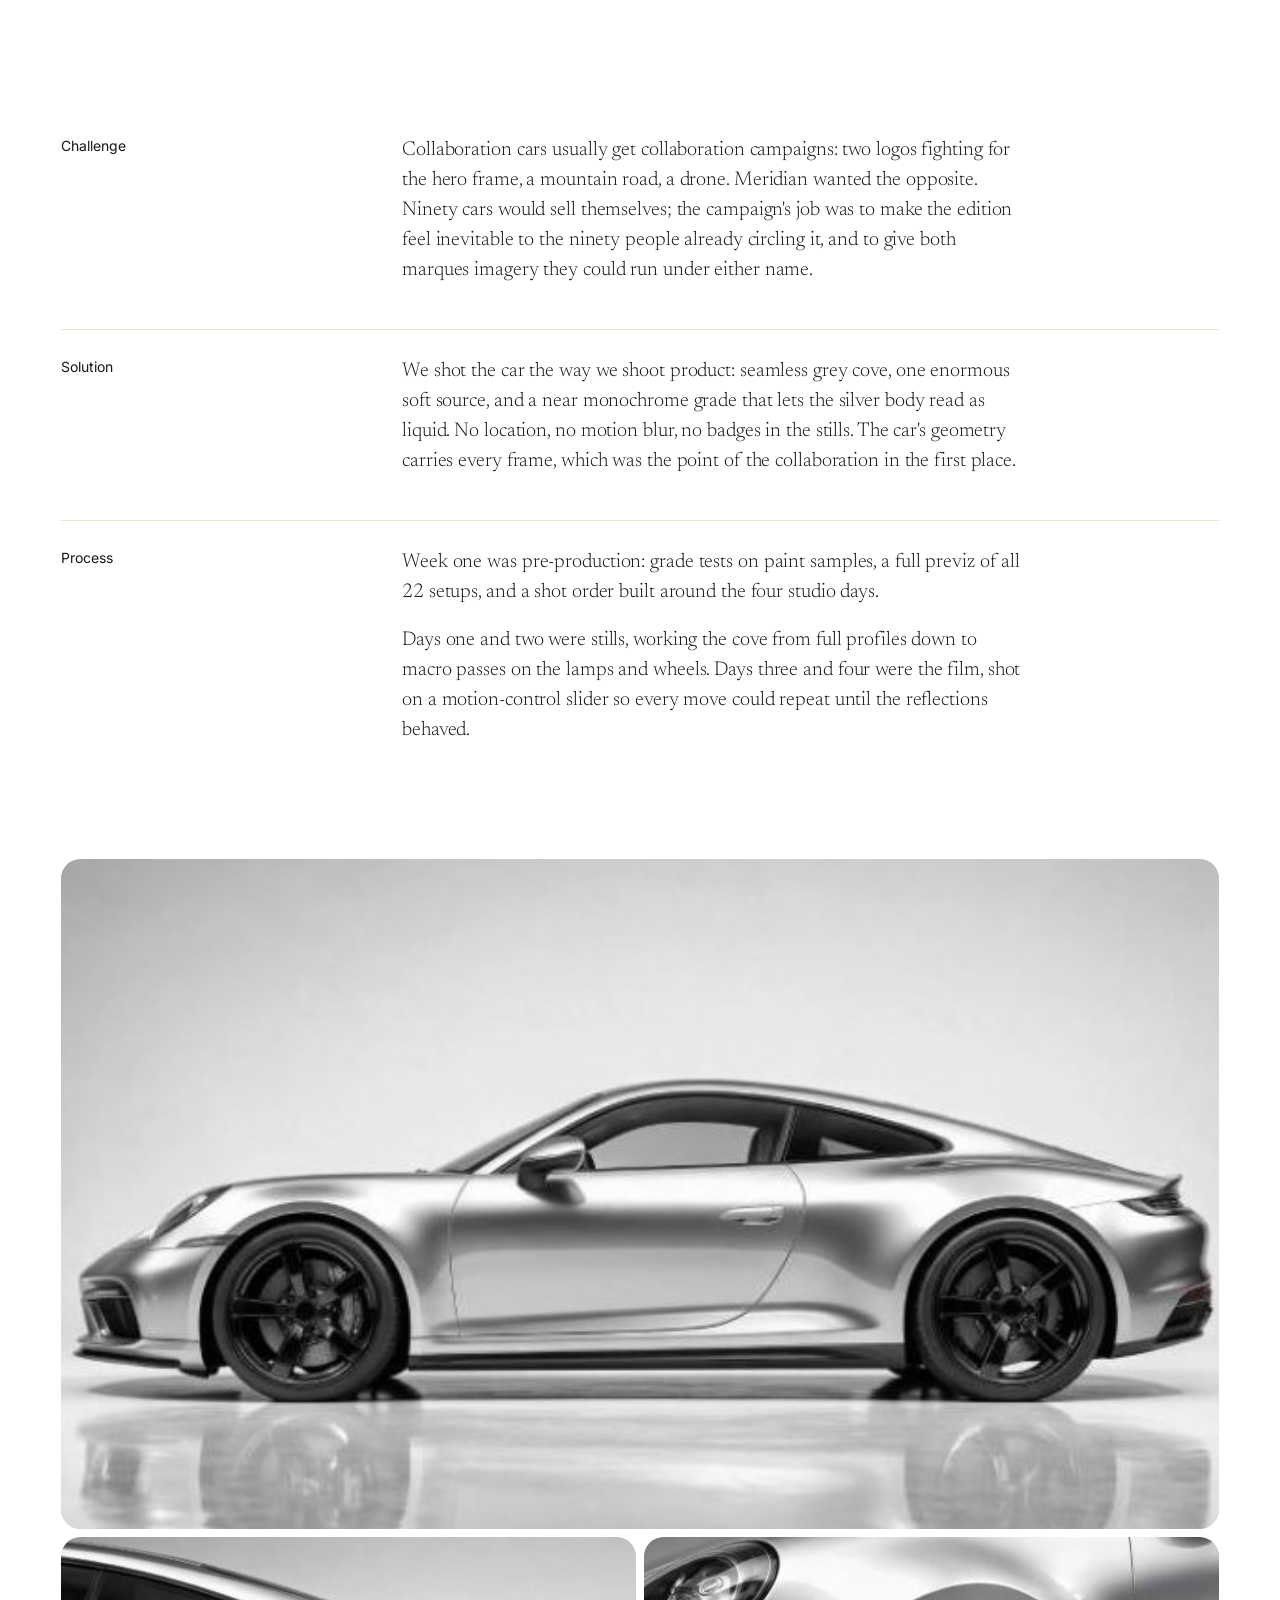
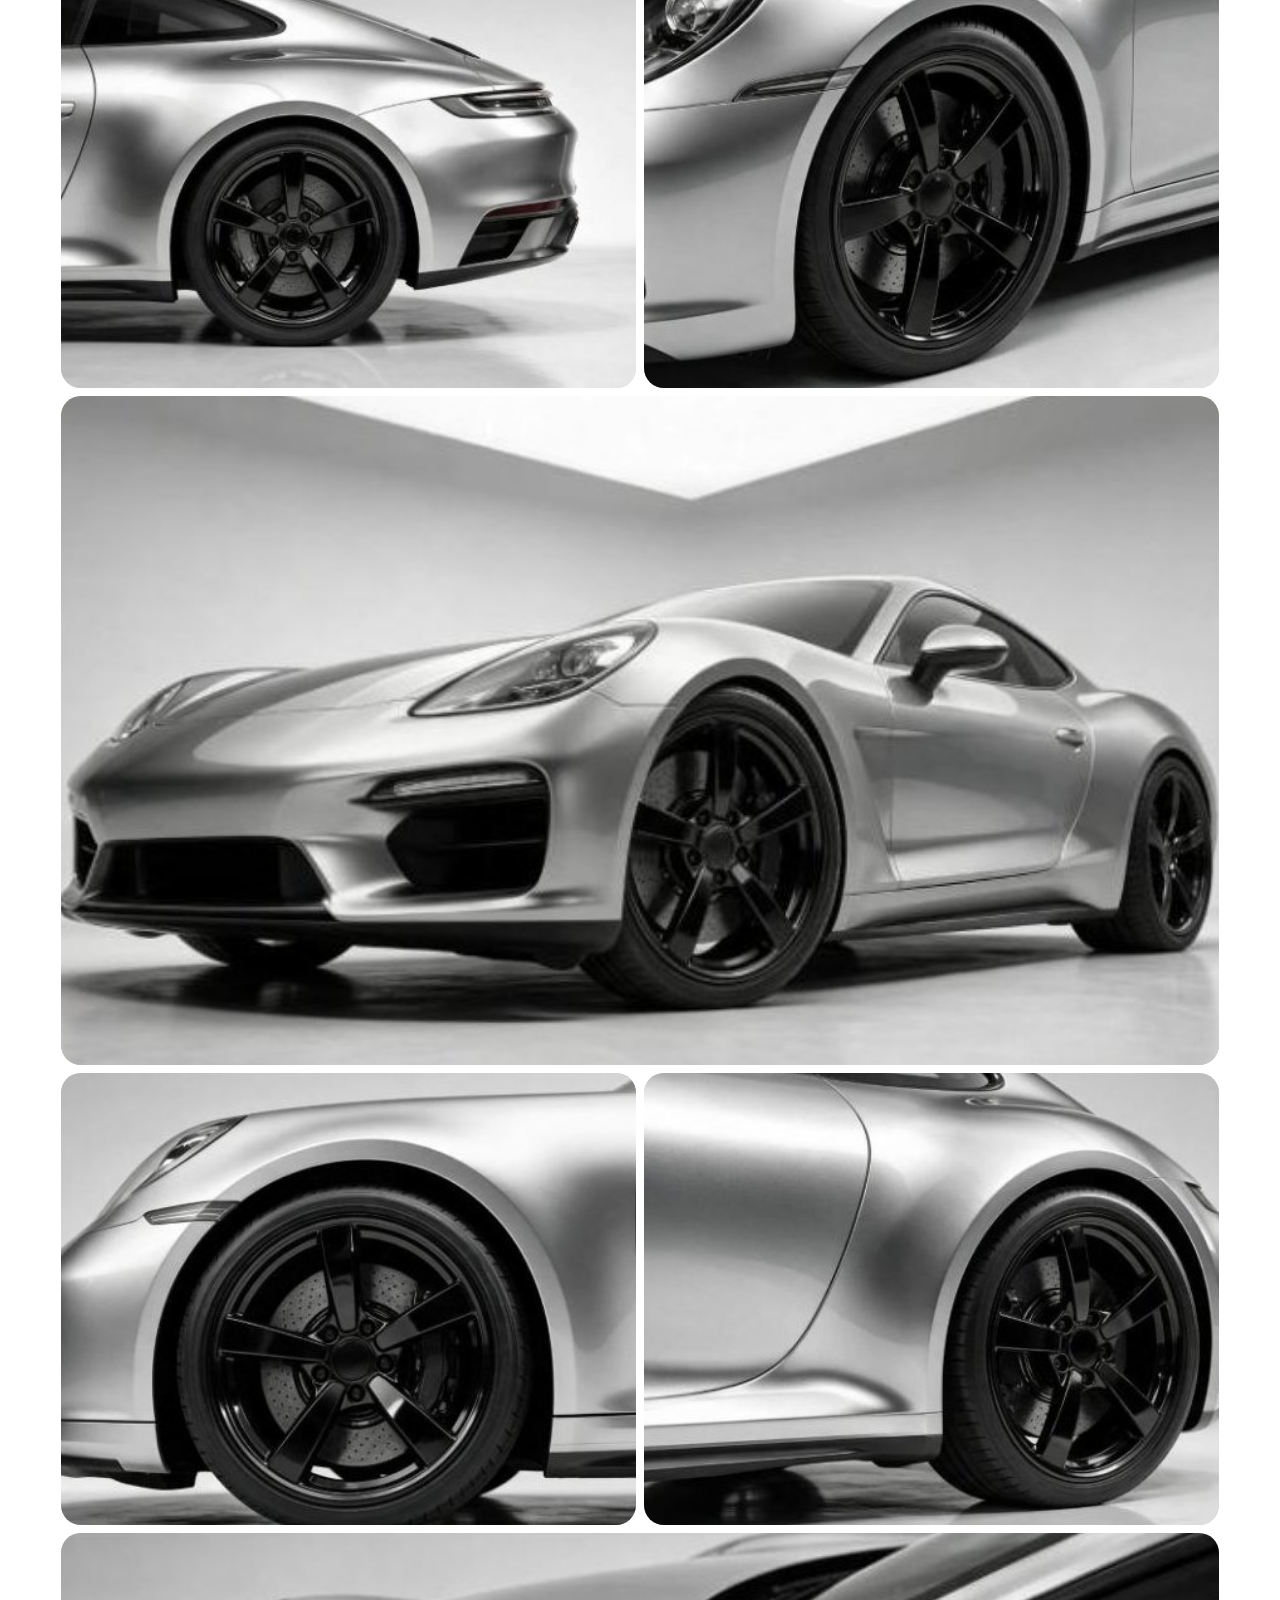
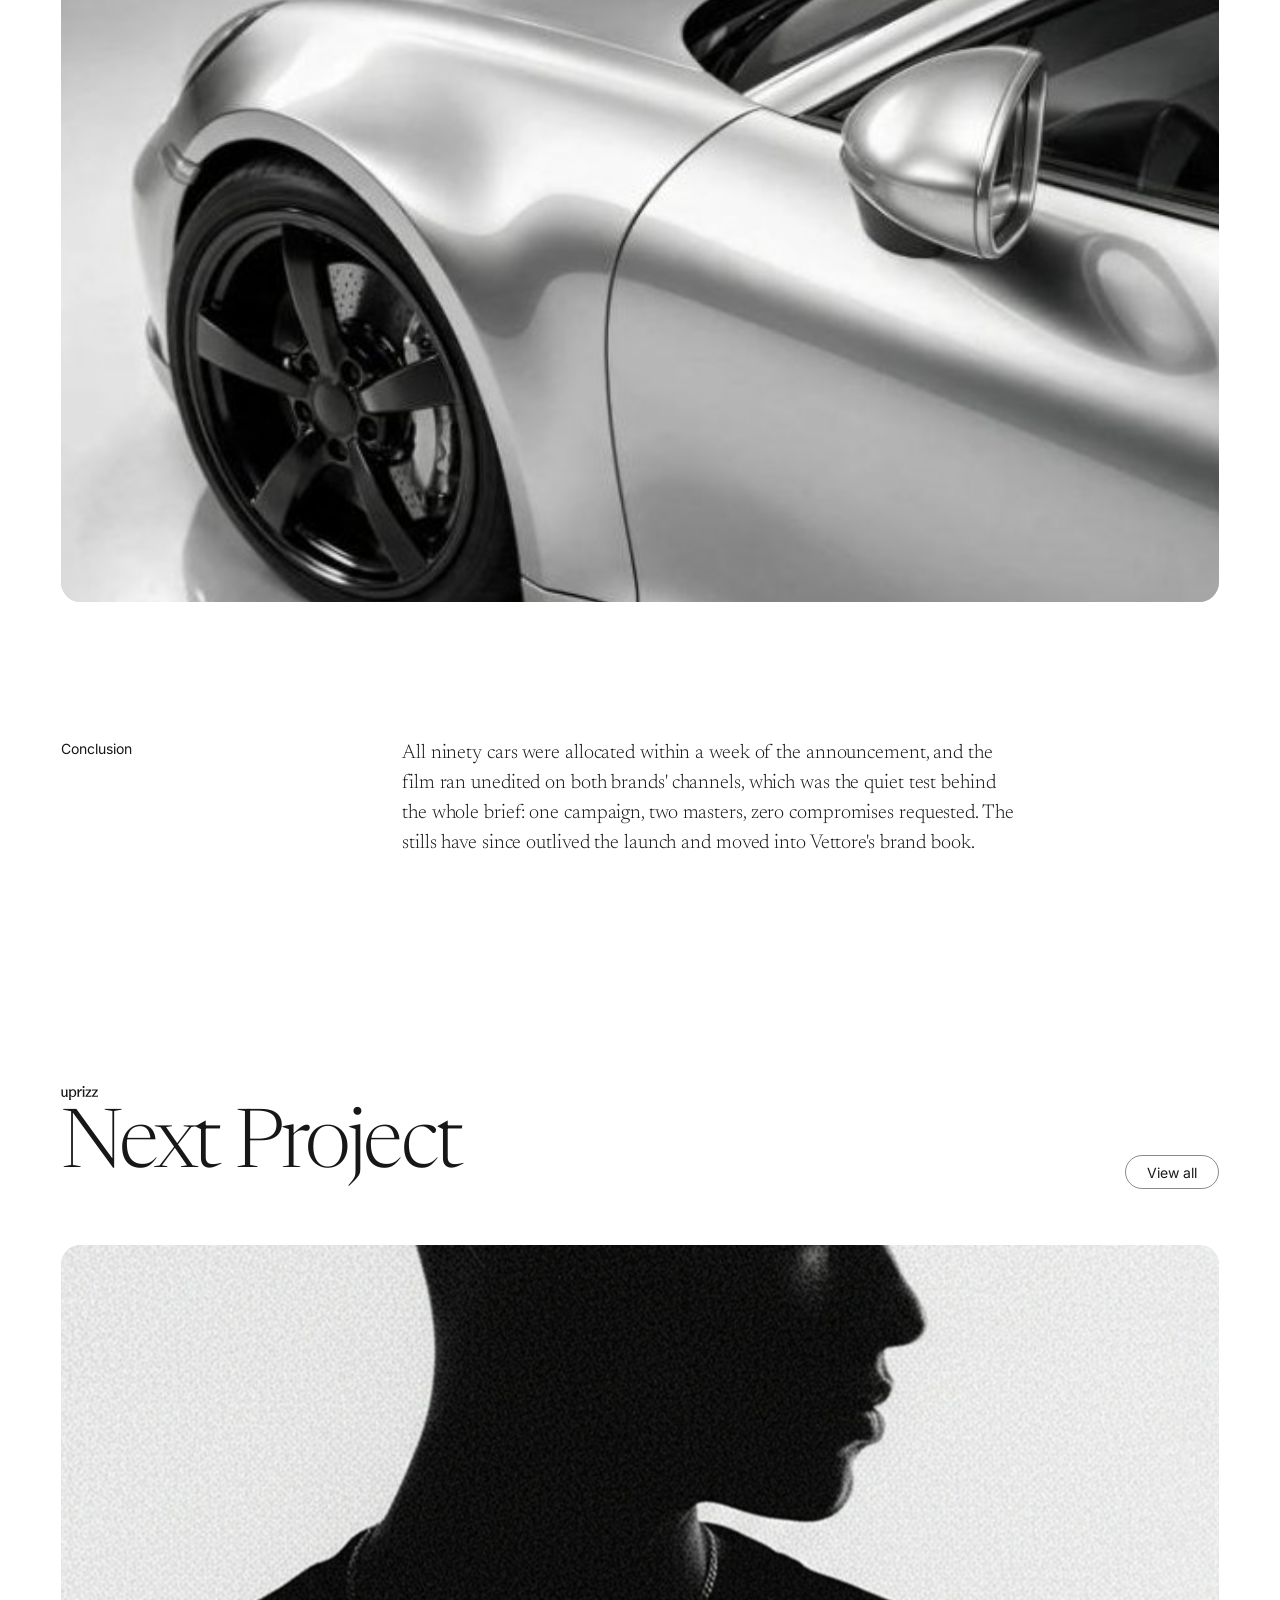
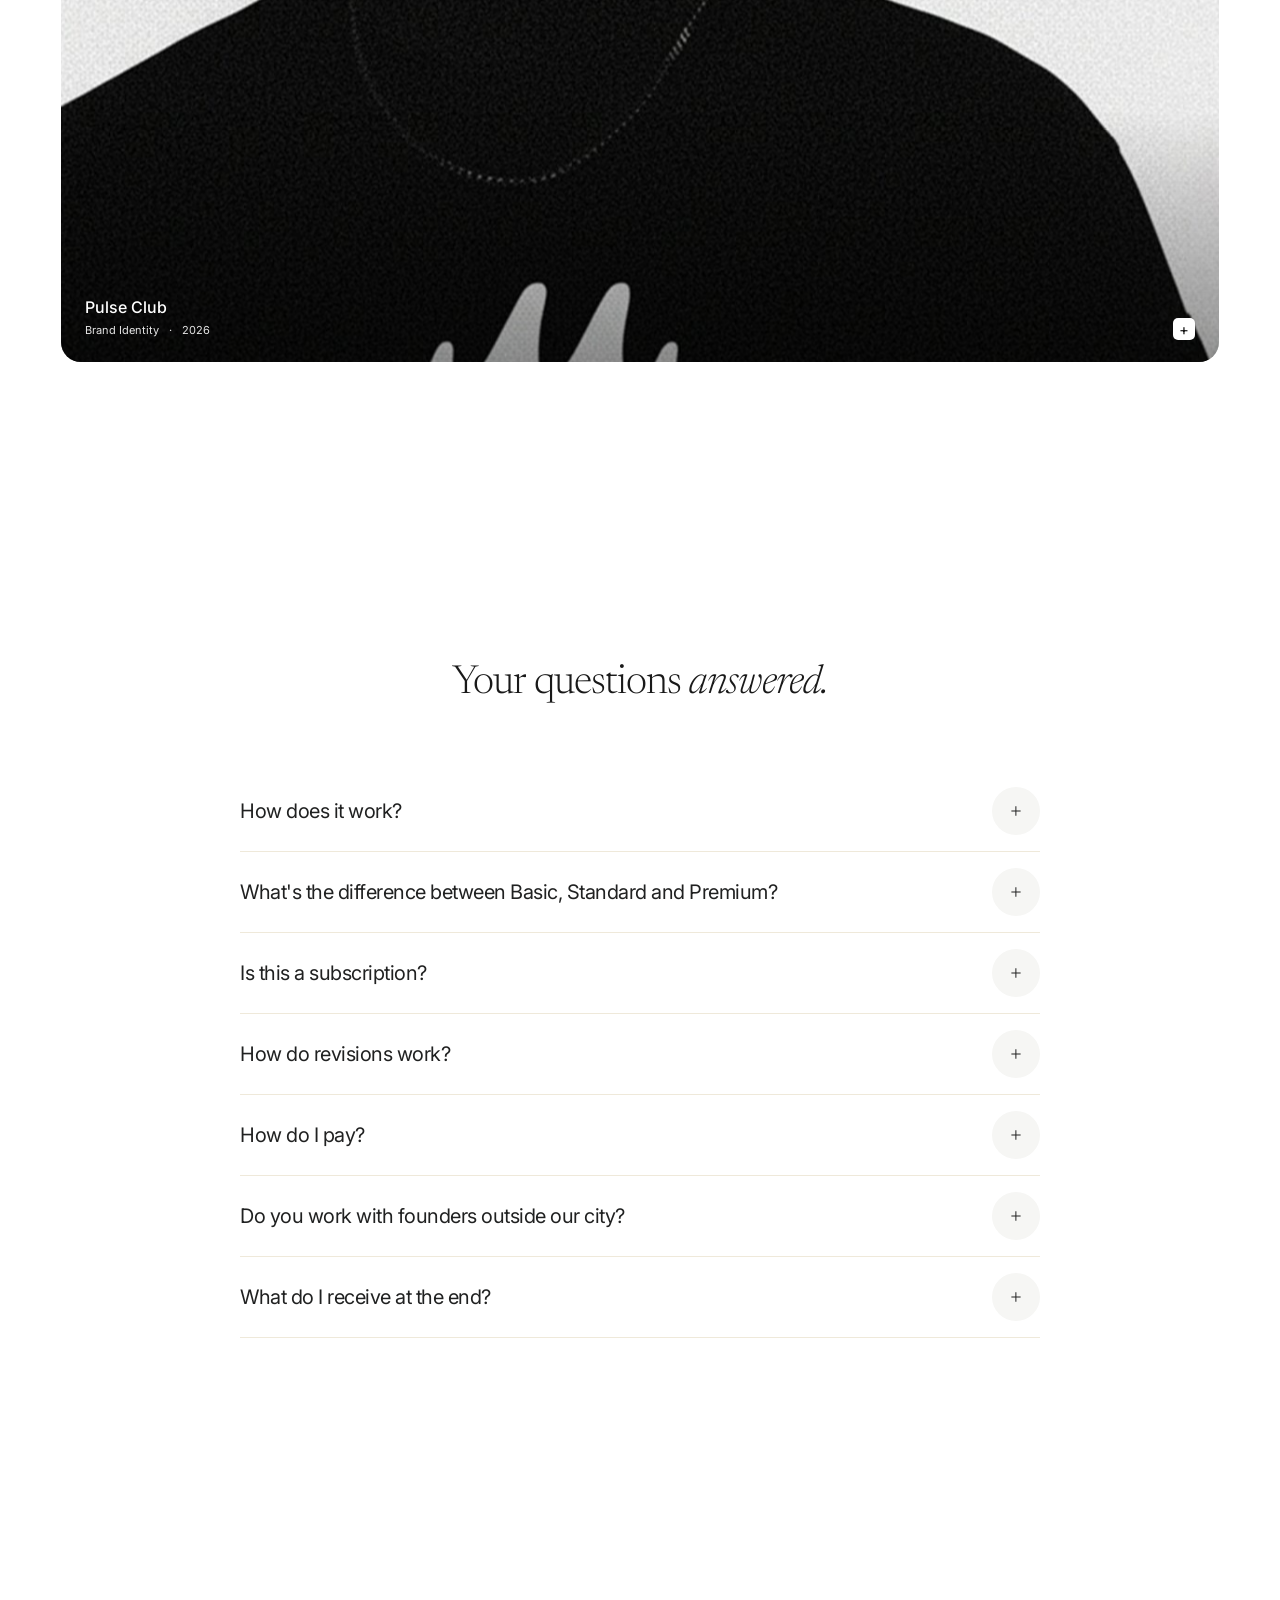
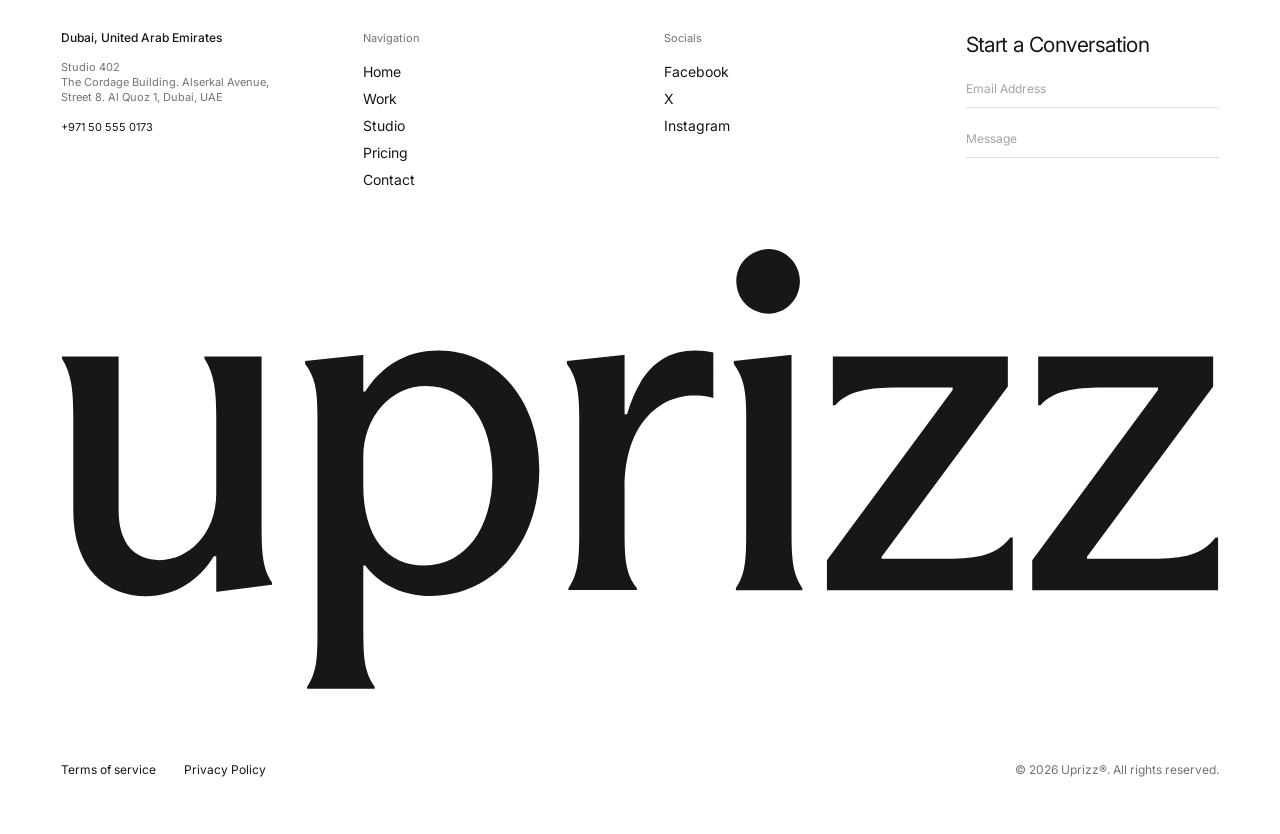
<file: projects/meridian-automotive/index.html>
<!DOCTYPE html>
<html lang="en">
<head>
<meta charset="UTF-8">
<meta name="viewport" content="width=device-width, initial-scale=1.0">
<script>/* Page transition into a project (styles: "Page transition" in css/style.css).
   Plays only when the page being opened is a project; every other page change stays instant.
   The picture that flew in stays on top until this project's cover photo is decoded, then hands over. */
addEventListener('pagereveal',e=>{const vt=e.viewTransition;if(!vt)return;vt.ready.catch(()=>{});vt.finished.catch(()=>{});vt.updateCallbackDone?.catch(()=>{});
  if(!location.pathname.startsWith('/projects/')){vt.skipTransition();return}
  const h=document.documentElement;h.classList.add('vt-project');vt.finished.finally(()=>h.classList.remove('vt-project'));
  const u=document.querySelector('link[rel=preload][as=image]')?.href;let done=false;
  const release=()=>{if(done)return;done=true;document.getAnimations().forEach(a=>{if(a.effect&&a.effect.pseudoElement==='::view-transition-old(pj-hero)')a.finish()})};
  vt.ready.then(()=>{if(!u)return release();const im=new Image();im.src=u;(im.decode?im.decode():Promise.resolve()).then(()=>requestAnimationFrame(()=>requestAnimationFrame(release)),release)},release)});
addEventListener('pageswap',e=>{const vt=e.viewTransition;if(vt){vt.ready.catch(()=>{});vt.finished.catch(()=>{});vt.updateCallbackDone?.catch(()=>{})}});</script>
<title>Meridian Automotive | Uprizz</title>
<meta name="description" content="Launch film and stills for the Meridian x Vettore edition, a limited run of ninety cars. One vehicle, one grey studio, and a campaign built on restraint…">
<link rel="canonical" href="https://uprizz.com/projects/meridian-automotive/">
<meta property="og:type" content="website"><meta property="og:site_name" content="Uprizz">
<meta property="og:title" content="Meridian Automotive | Uprizz"><meta property="og:description" content="Launch film and stills for the Meridian x Vettore edition, a limited run of ninety cars. One vehicle, one grey studio, and a campaign built on restraint…">
<meta property="og:url" content="https://uprizz.com/projects/meridian-automotive/"><meta property="og:image" content="https://uprizz.com/images/projects/meridian-automotive/cover.jpg">
<meta name="twitter:card" content="summary_large_image">
<link rel="icon" href="/favicon.ico" sizes="48x48">
<link rel="icon" type="image/svg+xml" href="/favicon.svg">
<link rel="icon" type="image/png" sizes="48x48" href="/favicon-48.png">
<link rel="icon" type="image/png" sizes="96x96" href="/favicon-96.png">
<link rel="icon" type="image/png" sizes="192x192" href="/favicon-192.png">
<link rel="apple-touch-icon" href="/apple-touch-icon.png">
<link rel="manifest" href="/site.webmanifest">
<link rel="preconnect" href="https://fonts.googleapis.com">
<link rel="preconnect" href="https://fonts.gstatic.com" crossorigin>
<link href="https://fonts.googleapis.com/css2?family=Inter:ital,wght@0,300;0,400;0,500;0,600;1,400&family=Newsreader:ital,opsz,wght@0,6..72,300;0,6..72,400;1,6..72,300&display=swap" rel="stylesheet">
<link rel="stylesheet" href="/css/style.css?v=27b87c1d">
<link rel="stylesheet" href="/css/pages.css?v=9eee1e11">
<style>
/* ---------- Uprizz logo (recolours with the text colour) ---------- */
.brandmark{display:inline-block;height:.95em;aspect-ratio:248.52/94.51;vertical-align:-.2em;background:currentColor;
  -webkit-mask:url("data:image/svg+xml,%3Csvg xmlns='http://www.w3.org/2000/svg' viewBox='51.8 46.2 248.52 94.51'%3E%3Cpath d='M54.33,102.44v-20.43c0-5.82-.53-9.21-2.44-12.28v-.42h12.18v33.03c0,7.31,3.6,10.69,8.79,10.69,6.14,0,12.18-5.51,12.18-14.29v-16.73c0-5.93-.64-9.32-2.54-12.28v-.42h12.28v36.53c0,5.93.32,9.11,2.22,11.96v.53l-11.75,1.48h-.21v-7.62h-.53c-3.18,5.19-8.26,8.58-14.51,8.58-8.68,0-15.67-6.14-15.67-18.32Z'/%3E%3Cpath d='M106.78,82.43c0-5.93-.53-8.79-2.65-11.54v-.64l12.18-1.27h.32v7.83h.42c3.49-5.4,8.68-8.79,15.78-8.79,11.86,0,21.6,9.95,21.6,25.62,0,16.62-10.69,27.1-23.4,27.1-5.4,0-10.8-2.22-13.98-6.56h-.42v14.19c0,6.03.32,8.79,2.44,11.86v.42h-14.51v-.42c2.01-3.07,2.22-5.82,2.22-11.86v-45.95ZM144.36,94.71c0-11.65-5.61-19.06-14.29-19.06-7.41,0-13.45,6.46-13.45,15.46v5.82c0,11.22,5.19,17.26,13.13,17.26,8.68,0,14.61-7.84,14.61-19.48Z'/%3E%3Cpath d='M163.01,82.53c0-6.04-.64-8.89-2.65-11.65v-.64l12.07-1.27h.32v12.71h.53c2.75-9.32,7.52-13.66,14.61-13.66,1.59,0,2.75.21,3.92.42v9.74c-1.38-.42-2.65-.53-4.13-.53-7.62,0-14.93,6.35-14.93,19.91v9.63c0,6.03.32,8.89,2.65,11.86v.42h-14.72v-.42c2.01-2.96,2.33-5.82,2.33-11.86v-24.67Z'/%3E%3Cpath d='M208.61,107.1c0,6.04.32,9,2.33,11.96v.42h-14.29v-.42c2.01-2.96,2.22-5.93,2.22-11.96v-25.09c0-5.51-.64-8.36-2.65-11.12v-.64l12.07-1.27h.32v38.12ZM196.75,53.1c0-3.71,2.96-6.88,6.99-6.88,3.6,0,6.67,3.18,6.67,6.88,0,3.92-2.96,6.99-6.67,6.99-4.02,0-6.99-3.07-6.99-6.99Z'/%3E%3Cpath d='M241.94,112.71c6.99,0,10.8-.85,13.66-4.55h.53v11.33h-39.92v-6.46l27-36.53v-.53h-11.75c-6.56,0-10.91.85-13.45,3.81h-.53v-10.48h37.59v6.46l-27.1,36.53v.42h13.98Z'/%3E%3Cpath d='M286.04,112.71c6.99,0,10.8-.85,13.66-4.55h.53v11.33h-39.92v-6.46l27-36.53v-.53h-11.75c-6.56,0-10.91.85-13.45,3.81h-.53v-10.48h37.59v6.46l-27.1,36.53v.42h13.98Z'/%3E%3C/svg%3E") center/contain no-repeat;mask:url("data:image/svg+xml,%3Csvg xmlns='http://www.w3.org/2000/svg' viewBox='51.8 46.2 248.52 94.51'%3E%3Cpath d='M54.33,102.44v-20.43c0-5.82-.53-9.21-2.44-12.28v-.42h12.18v33.03c0,7.31,3.6,10.69,8.79,10.69,6.14,0,12.18-5.51,12.18-14.29v-16.73c0-5.93-.64-9.32-2.54-12.28v-.42h12.28v36.53c0,5.93.32,9.11,2.22,11.96v.53l-11.75,1.48h-.21v-7.62h-.53c-3.18,5.19-8.26,8.58-14.51,8.58-8.68,0-15.67-6.14-15.67-18.32Z'/%3E%3Cpath d='M106.78,82.43c0-5.93-.53-8.79-2.65-11.54v-.64l12.18-1.27h.32v7.83h.42c3.49-5.4,8.68-8.79,15.78-8.79,11.86,0,21.6,9.95,21.6,25.62,0,16.62-10.69,27.1-23.4,27.1-5.4,0-10.8-2.22-13.98-6.56h-.42v14.19c0,6.03.32,8.79,2.44,11.86v.42h-14.51v-.42c2.01-3.07,2.22-5.82,2.22-11.86v-45.95ZM144.36,94.71c0-11.65-5.61-19.06-14.29-19.06-7.41,0-13.45,6.46-13.45,15.46v5.82c0,11.22,5.19,17.26,13.13,17.26,8.68,0,14.61-7.84,14.61-19.48Z'/%3E%3Cpath d='M163.01,82.53c0-6.04-.64-8.89-2.65-11.65v-.64l12.07-1.27h.32v12.71h.53c2.75-9.32,7.52-13.66,14.61-13.66,1.59,0,2.75.21,3.92.42v9.74c-1.38-.42-2.65-.53-4.13-.53-7.62,0-14.93,6.35-14.93,19.91v9.63c0,6.03.32,8.89,2.65,11.86v.42h-14.72v-.42c2.01-2.96,2.33-5.82,2.33-11.86v-24.67Z'/%3E%3Cpath d='M208.61,107.1c0,6.04.32,9,2.33,11.96v.42h-14.29v-.42c2.01-2.96,2.22-5.93,2.22-11.96v-25.09c0-5.51-.64-8.36-2.65-11.12v-.64l12.07-1.27h.32v38.12ZM196.75,53.1c0-3.71,2.96-6.88,6.99-6.88,3.6,0,6.67,3.18,6.67,6.88,0,3.92-2.96,6.99-6.67,6.99-4.02,0-6.99-3.07-6.99-6.99Z'/%3E%3Cpath d='M241.94,112.71c6.99,0,10.8-.85,13.66-4.55h.53v11.33h-39.92v-6.46l27-36.53v-.53h-11.75c-6.56,0-10.91.85-13.45,3.81h-.53v-10.48h37.59v6.46l-27.1,36.53v.42h13.98Z'/%3E%3Cpath d='M286.04,112.71c6.99,0,10.8-.85,13.66-4.55h.53v11.33h-39.92v-6.46l27-36.53v-.53h-11.75c-6.56,0-10.91.85-13.45,3.81h-.53v-10.48h37.59v6.46l-27.1,36.53v.42h13.98Z'/%3E%3C/svg%3E") center/contain no-repeat}
.wordmark .brandmark.big{display:block;width:100%;height:auto;vertical-align:top}
</style>
<link rel="preload" as="image" href="/images/projects/meridian-automotive/cover.jpg" fetchpriority="high">
</head>
<body class="page">
<svg width="0" height="0" style="position:absolute" aria-hidden="true">
  <filter id="grain"><feTurbulence type="fractalNoise" baseFrequency="1.4" numOctaves="2" result="n"/><feColorMatrix type="saturate" values="0"/><feComposite in="SourceGraphic" in2="n" operator="arithmetic" k1="1.3" k2="0" k3="0" k4="0"/></filter>
</svg>
<nav class="nav" id="nav" aria-label="Main">
  <a href="/" class="logo" aria-label="Uprizz, back to the homepage"><span class="brandmark" role="img" aria-label="Uprizz"></span></a>
  <div class="nav-links"><a href="/work/">Work</a><a href="/#process">How it works</a><a href="/#pricing">Pricing</a><a href="/#testimonials">Reviews</a><a href="/#faq">FAQ</a></div>
  <!-- CMS:navmeta -->
<div class="nav-meta">
      <div><h6>Socials</h6><a href="#">Facebook</a><br><a href="#">X</a><br><a href="#">Instagram</a></div>
      <div><h6>Contacts</h6>+971 50 555 0173<br><u><a href="mailto:altastudio@gmail.com">altastudio@gmail.com</a></u></div>
    </div>
    <a href="/#pricing" class="btn btn--outline nav-cta">Start your launch</a>
<!-- /CMS:navmeta -->
  <button type="button" class="nav-burger" id="navToggle" aria-label="Open menu" aria-expanded="false"><span class="grid-ic"><i></i><i></i><i></i><i></i></span></button>
</nav>
<main>
<section class="pj-top">
  <div class="pj-head">
    <div class="pj-client">Meridian Automotive</div>
    <h1>Launch film and stills for the Meridian x Vettore edition, a limited run of ninety cars.</h1>
  </div>
  <div class="pj-cover"><div class="img" style="background-image:url(/images/projects/meridian-automotive/cover.jpg)"></div></div>
</section>

<section class="pj-rows">
  <div class="pj-r fade"><h2 class="pj-l">Overview</h2><div class="pj-c"><p>One vehicle, one grey studio, and a campaign built on restraint instead of horsepower theatre.</p></div></div>
  <div class="pj-r line fade"><h3 class="pj-l">Our Role</h3><div class="pj-c"><ul class="pj-list"><li>Naming</li><li>Social</li></ul></div></div>
  <div class="pj-r line fade"><h3 class="pj-l">Details</h3><div class="pj-c"><ul class="pj-list"><li>Motion &amp; Film</li><li>2024</li><li>6 weeks</li></ul></div></div>
</section>

<section class="pj-rows">
  <div class="pj-r fade"><h3 class="pj-l">Challenge</h3><div class="pj-c"><p>Collaboration cars usually get collaboration campaigns: two logos fighting for the hero frame, a mountain road, a drone. Meridian wanted the opposite. Ninety cars would sell themselves; the campaign&#x27;s job was to make the edition feel inevitable to the ninety people already circling it, and to give both marques imagery they could run under either name.</p></div></div>
  <div class="pj-r line fade"><h3 class="pj-l">Solution</h3><div class="pj-c"><p>We shot the car the way we shoot product: seamless grey cove, one enormous soft source, and a near monochrome grade that lets the silver body read as liquid. No location, no motion blur, no badges in the stills. The car&#x27;s geometry carries every frame, which was the point of the collaboration in the first place.</p></div></div>
  <div class="pj-r line fade"><h3 class="pj-l">Process</h3><div class="pj-c"><p>Week one was pre-production: grade tests on paint samples, a full previz of all 22 setups, and a shot order built around the four studio days.</p><p>Days one and two were stills, working the cove from full profiles down to macro passes on the lamps and wheels. Days three and four were the film, shot on a motion-control slider so every move could repeat until the reflections behaved.</p></div></div>
</section>

<section class="pj-gal">
  <div class="g full fade"><div class="img par" style="background-image:url(/images/projects/meridian-automotive/01.jpg)"></div></div>
  <div class="g half fade"><div class="img par" style="background-image:url(/images/projects/meridian-automotive/02.jpg)"></div></div>
  <div class="g half fade"><div class="img par" style="background-image:url(/images/projects/meridian-automotive/03.jpg)"></div></div>
  <div class="g full fade"><div class="img par" style="background-image:url(/images/projects/meridian-automotive/04.jpg)"></div></div>
  <div class="g half fade"><div class="img par" style="background-image:url(/images/projects/meridian-automotive/05.jpg)"></div></div>
  <div class="g half fade"><div class="img par" style="background-image:url(/images/projects/meridian-automotive/06.jpg)"></div></div>
  <div class="g full fade"><div class="img par" style="background-image:url(/images/projects/meridian-automotive/07.jpg)"></div></div>
</section>

<section class="pj-rows">
  <div class="pj-r fade"><h3 class="pj-l">Conclusion</h3><div class="pj-c"><p>All ninety cars were allocated within a week of the announcement, and the film ran unedited on both brands&#x27; channels, which was the quiet test behind the whole brief: one campaign, two masters, zero compromises requested. The stills have since outlived the launch and moved into Vettore&#x27;s brand book.</p></div></div>
</section>

<section class="pj-next">
  <div class="top">
    <div><span class="brandmark" role="img" aria-label="Uprizz"></span><h2>Next Project</h2></div>
    <a href="/work/" class="btn btn--outline">View all</a>
  </div>
  <a class="wk-card fade" href="/projects/pulse-club/" data-tags="campaign packaging social toolkits naming animation" data-name="pulse club"><div class="img par" style="background-image:url(/images/projects/pulse-club/cover.jpg)"></div><div class="meta"><div><b>Pulse Club</b><small><span>Brand Identity</span><span>·</span><span>2026</span></small></div><span class="plus">+</span></div></a>
</section>
<!-- FAQ:START (shared with every page) -->
<!-- CMS:faq -->
<section class="sec faq" id="faq">
  <div class="shead"><h2 class="h2 reveal">Your questions <em>answered.</em></h2></div>
  <div class="qs" id="faqList">
    <div class="q fade"><button type="button" class="q-top" aria-expanded="false" aria-controls="faq-a0" id="faq-q0"><span class="q-title">How does it work?</span><span class="q-icon"><svg viewBox="0 0 20 20" aria-hidden="true"><path d="M10.6211 9.5H14.6289V10.5H10.6211V14.6289H9.62109V10.5H5.37109V9.5H9.62109V5.37109H10.6211V9.5Z"/></svg></span></button><div class="q-bottom" id="faq-a0" role="region" aria-labelledby="faq-q0"><div class="q-wrap"><div class="q-content"><p>Pick a package and pay once, right on the site. Then fill in a short brief about your business, your audience and the feel you want. Our designers review it and get back to you within 24 hours, and you receive your files on the delivery date of your package.</p></div></div></div></div>
    <div class="q fade"><button type="button" class="q-top" aria-expanded="false" aria-controls="faq-a1" id="faq-q1"><span class="q-title">What&#x27;s the difference between Basic, Standard and Premium?</span><span class="q-icon"><svg viewBox="0 0 20 20" aria-hidden="true"><path d="M10.6211 9.5H14.6289V10.5H10.6211V14.6289H9.62109V10.5H5.37109V9.5H9.62109V5.37109H10.6211V9.5Z"/></svg></span></button><div class="q-bottom" id="faq-a1" role="region" aria-labelledby="faq-q1"><div class="q-wrap"><div class="q-content"><p>Basic gets you a professional logo: one concept, every file format you need and two revisions, delivered in 2 days. Standard is a complete brand: three logo concepts, brand guidelines, social media, ad and email designs, packaging and brand assets, delivered in 5 business days. Premium is everything in Standard plus a live website.</p></div></div></div></div>
    <div class="q fade"><button type="button" class="q-top" aria-expanded="false" aria-controls="faq-a2" id="faq-q2"><span class="q-title">Is this a subscription?</span><span class="q-icon"><svg viewBox="0 0 20 20" aria-hidden="true"><path d="M10.6211 9.5H14.6289V10.5H10.6211V14.6289H9.62109V10.5H5.37109V9.5H9.62109V5.37109H10.6211V9.5Z"/></svg></span></button><div class="q-bottom" id="faq-a2" role="region" aria-labelledby="faq-q2"><div class="q-wrap"><div class="q-content"><p>No. You pay once for your package. There are no monthly fees, no hidden costs and nothing to cancel.</p></div></div></div></div>
    <div class="q fade"><button type="button" class="q-top" aria-expanded="false" aria-controls="faq-a3" id="faq-q3"><span class="q-title">How do revisions work?</span><span class="q-icon"><svg viewBox="0 0 20 20" aria-hidden="true"><path d="M10.6211 9.5H14.6289V10.5H10.6211V14.6289H9.62109V10.5H5.37109V9.5H9.62109V5.37109H10.6211V9.5Z"/></svg></span></button><div class="q-bottom" id="faq-a3" role="region" aria-labelledby="faq-q3"><div class="q-wrap"><div class="q-content"><p>Basic includes 2 rounds of revisions. Standard and Premium include unlimited revisions to refine the concept you choose, so we keep going until it feels right.</p></div></div></div></div>
    <div class="q fade"><button type="button" class="q-top" aria-expanded="false" aria-controls="faq-a4" id="faq-q4"><span class="q-title">How do I pay?</span><span class="q-icon"><svg viewBox="0 0 20 20" aria-hidden="true"><path d="M10.6211 9.5H14.6289V10.5H10.6211V14.6289H9.62109V10.5H5.37109V9.5H9.62109V5.37109H10.6211V9.5Z"/></svg></span></button><div class="q-bottom" id="faq-a4" role="region" aria-labelledby="faq-q4"><div class="q-wrap"><div class="q-content"><p>By card or PayPal on our secure checkout, without leaving the site. Prefer a bank transfer? Email heyuprizz@gmail.com and we&#x27;ll send you an invoice.</p></div></div></div></div>
    <div class="q fade"><button type="button" class="q-top" aria-expanded="false" aria-controls="faq-a5" id="faq-q5"><span class="q-title">Do you work with founders outside our city?</span><span class="q-icon"><svg viewBox="0 0 20 20" aria-hidden="true"><path d="M10.6211 9.5H14.6289V10.5H10.6211V14.6289H9.62109V10.5H5.37109V9.5H9.62109V5.37109H10.6211V9.5Z"/></svg></span></button><div class="q-bottom" id="faq-a5" role="region" aria-labelledby="faq-q5"><div class="q-wrap"><div class="q-content"><p>Yes. Everything runs online, so we work with founders anywhere. You send your brief, we share the designs and your feedback, and you receive all files digitally.</p></div></div></div></div>
    <div class="q fade"><button type="button" class="q-top" aria-expanded="false" aria-controls="faq-a6" id="faq-q6"><span class="q-title">What do I receive at the end?</span><span class="q-icon"><svg viewBox="0 0 20 20" aria-hidden="true"><path d="M10.6211 9.5H14.6289V10.5H10.6211V14.6289H9.62109V10.5H5.37109V9.5H9.62109V5.37109H10.6211V9.5Z"/></svg></span></button><div class="q-bottom" id="faq-a6" role="region" aria-labelledby="faq-q6"><div class="q-wrap"><div class="q-content"><p>Every file you need to use your brand straight away: your logo with a transparent background, vector and source files, and print-ready files. Standard and Premium also include your brand guidelines and all the designs listed in your package. Everything is yours to keep.</p></div></div></div></div>
  </div>
</section>
<!-- /CMS:faq -->
<!-- FAQ:END -->
</main>
<footer class="sec footer" id="contact">
  <div class="f-top fade">
    <div class="f-addr">
      <h6>Dubai, United Arab Emirates</h6>
      <p>Studio 402<br>The Cordage Building. Alserkal Avenue,<br>Street 8. Al Quoz 1, Dubai, UAE</p>
      <b>+971 50 555 0173</b>
    </div>
    <div><div class="t">Navigation</div><ul>
      <li><a href="/"><span class="roll"><span data-t="Home">Home</span></span></a></li>
      <li><a href="/work/"><span class="roll"><span data-t="Work">Work</span></span></a></li>
      <li><a href="/#process"><span class="roll"><span data-t="Studio">Studio</span></span></a></li>
      <li><a href="/pricing/"><span class="roll"><span data-t="Pricing">Pricing</span></span></a></li>
      <li><a href="#contact"><span class="roll"><span data-t="Contact">Contact</span></span></a></li>
    </ul></div>
    <div><div class="t">Socials</div><ul>
      <li><a href="#"><span class="roll"><span data-t="Facebook">Facebook</span></span></a></li>
      <li><a href="#"><span class="roll"><span data-t="X">X</span></span></a></li>
      <li><a href="#"><span class="roll"><span data-t="Instagram">Instagram</span></span></a></li>
    </ul></div>
    <form class="f-form" id="contactForm">
      <h3>Start a Conversation</h3>
      <label class="field"><span class="sr">Email address</span><input type="email" placeholder="Email Address" required></label>
      <label class="field"><span class="sr">Message</span><input placeholder="Message" required><button class="dot" type="submit" aria-label="Send message"><svg viewBox="0 0 14 14" aria-hidden="true"><path d="M2 7h10M8 3l4 4-4 4"/></svg></button></label>
      <span class="toast" id="contactToast">Thanks, we'll be in touch.</span>
    </form>
  </div>
  <div class="wordmark" id="wordmark"><span><span class="brandmark big" role="img" aria-label="Uprizz"></span></span></div>
  <div class="legal"><div><a href="#">Terms of service</a><a href="#">Privacy Policy</a></div><span>© 2026 Uprizz®. All rights reserved.</span></div>
</footer>
<script src="/js/main.js?v=c7fdf1c4"></script>
</body>
</html>
</file>
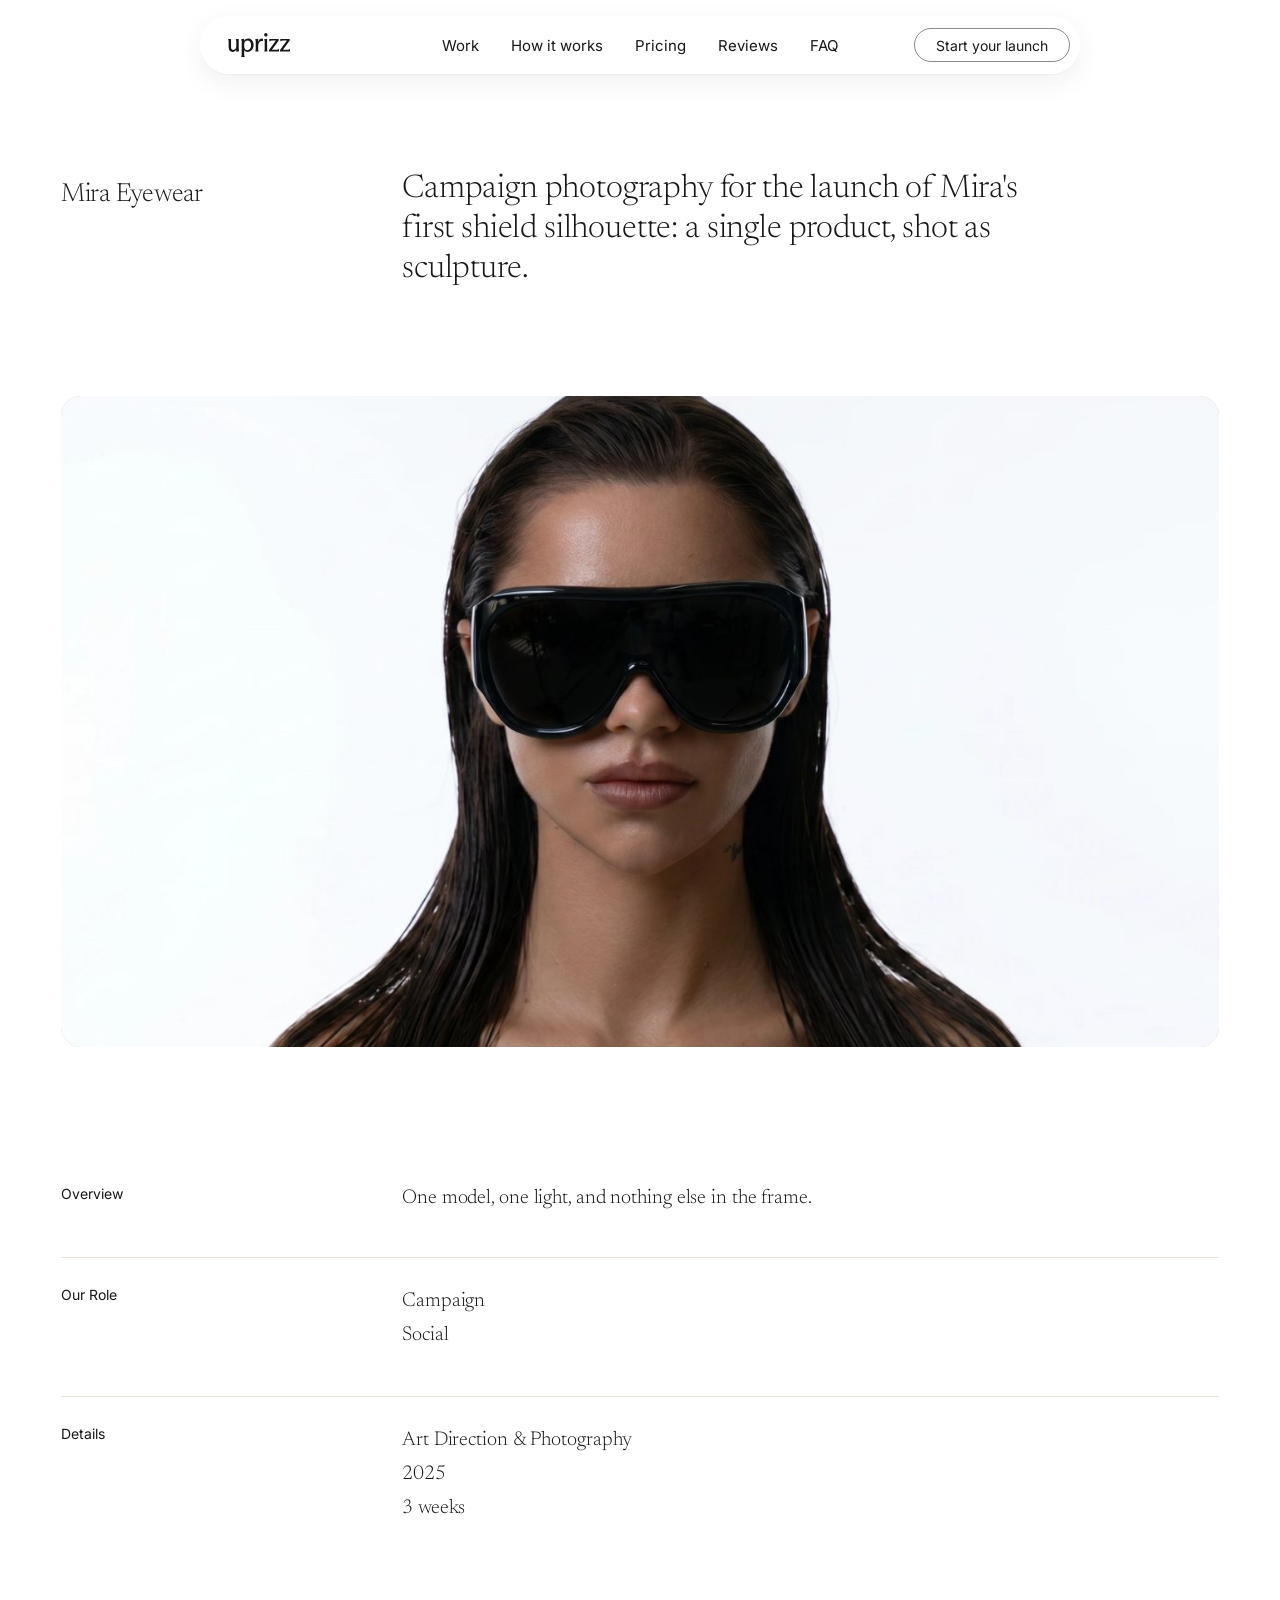
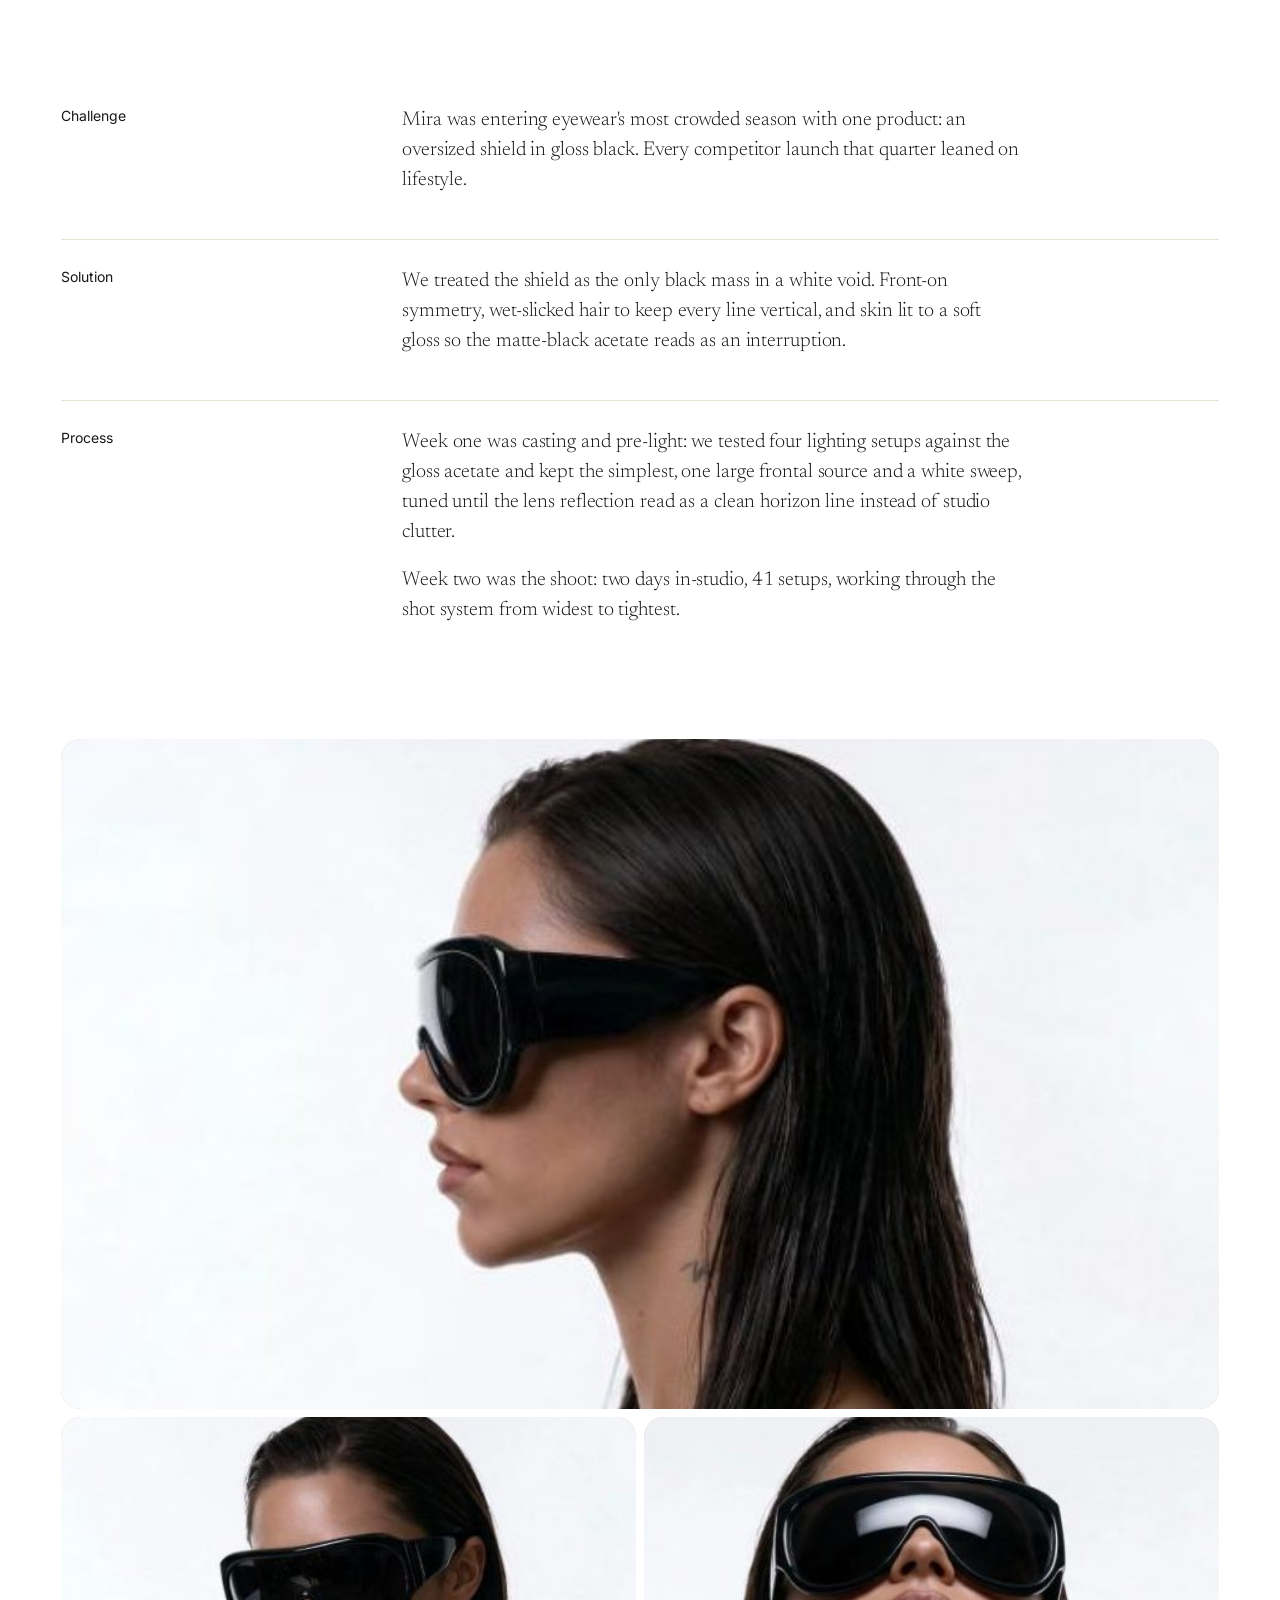
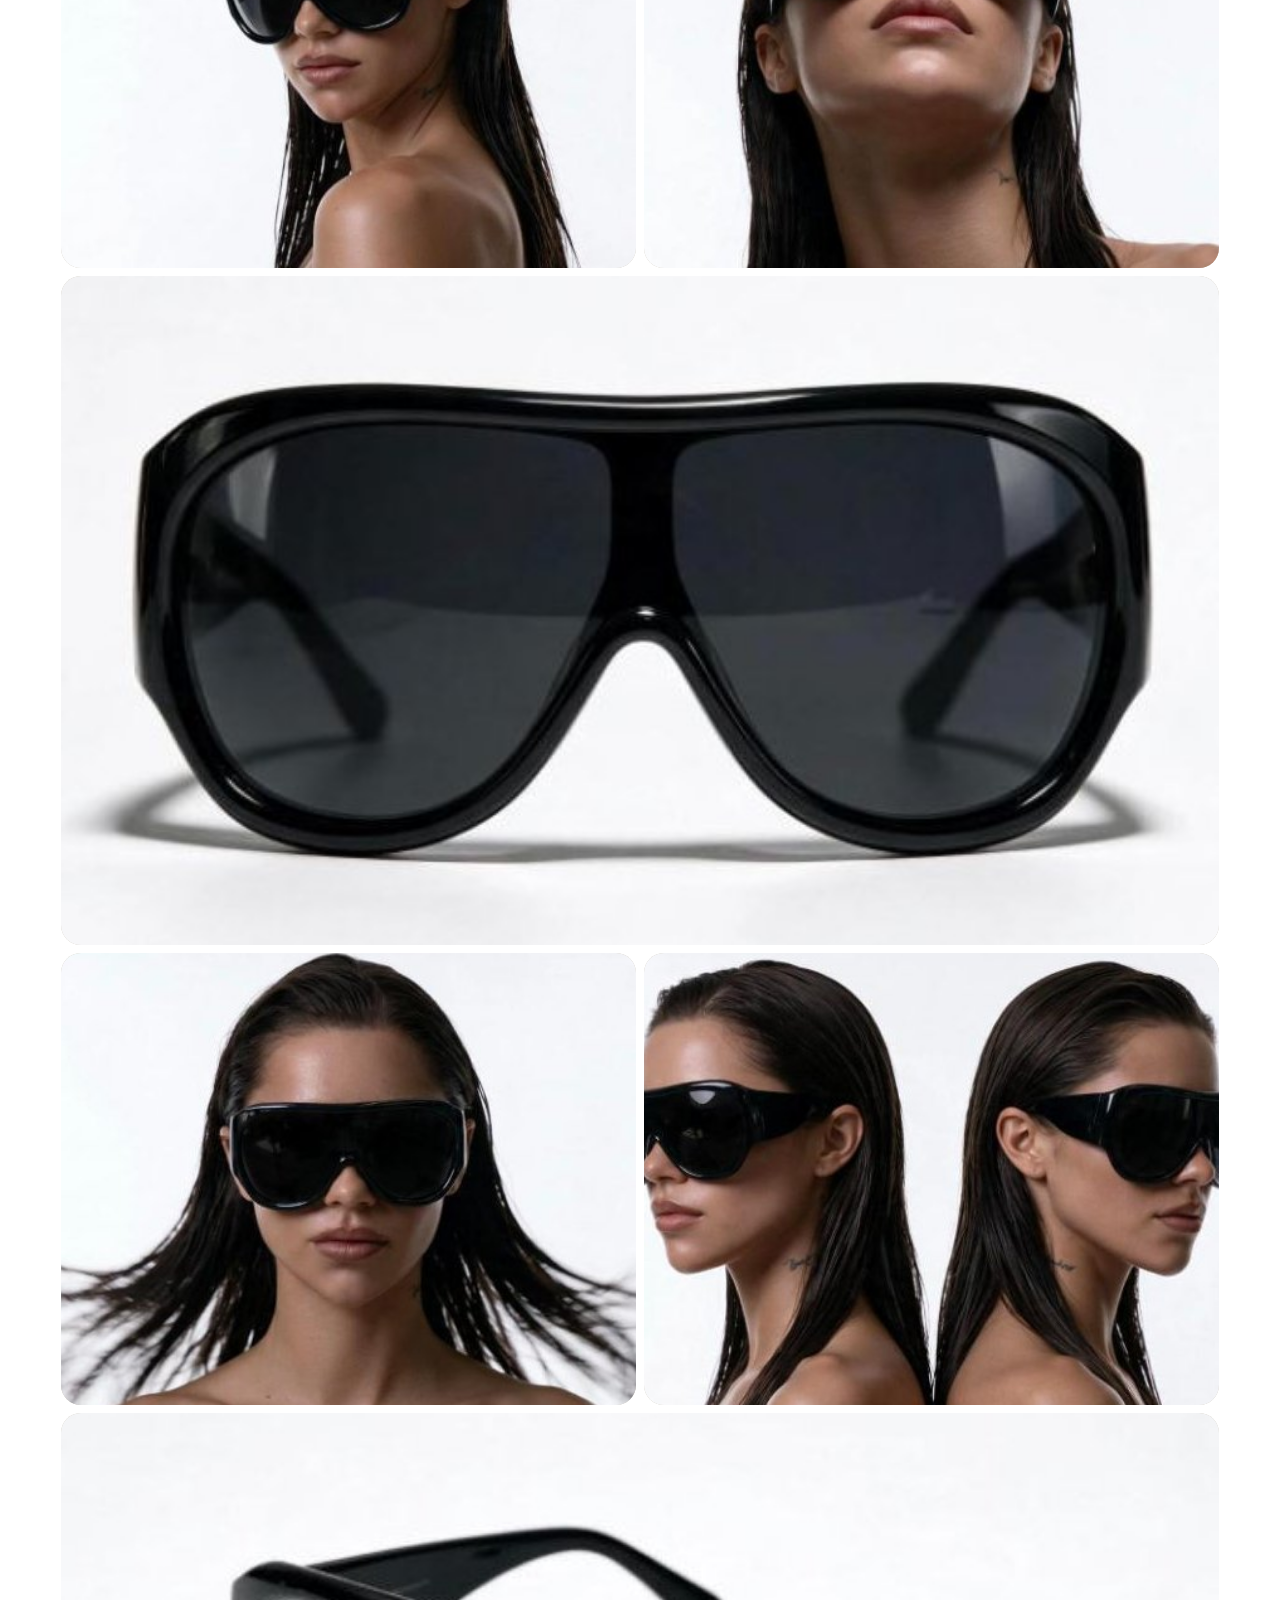
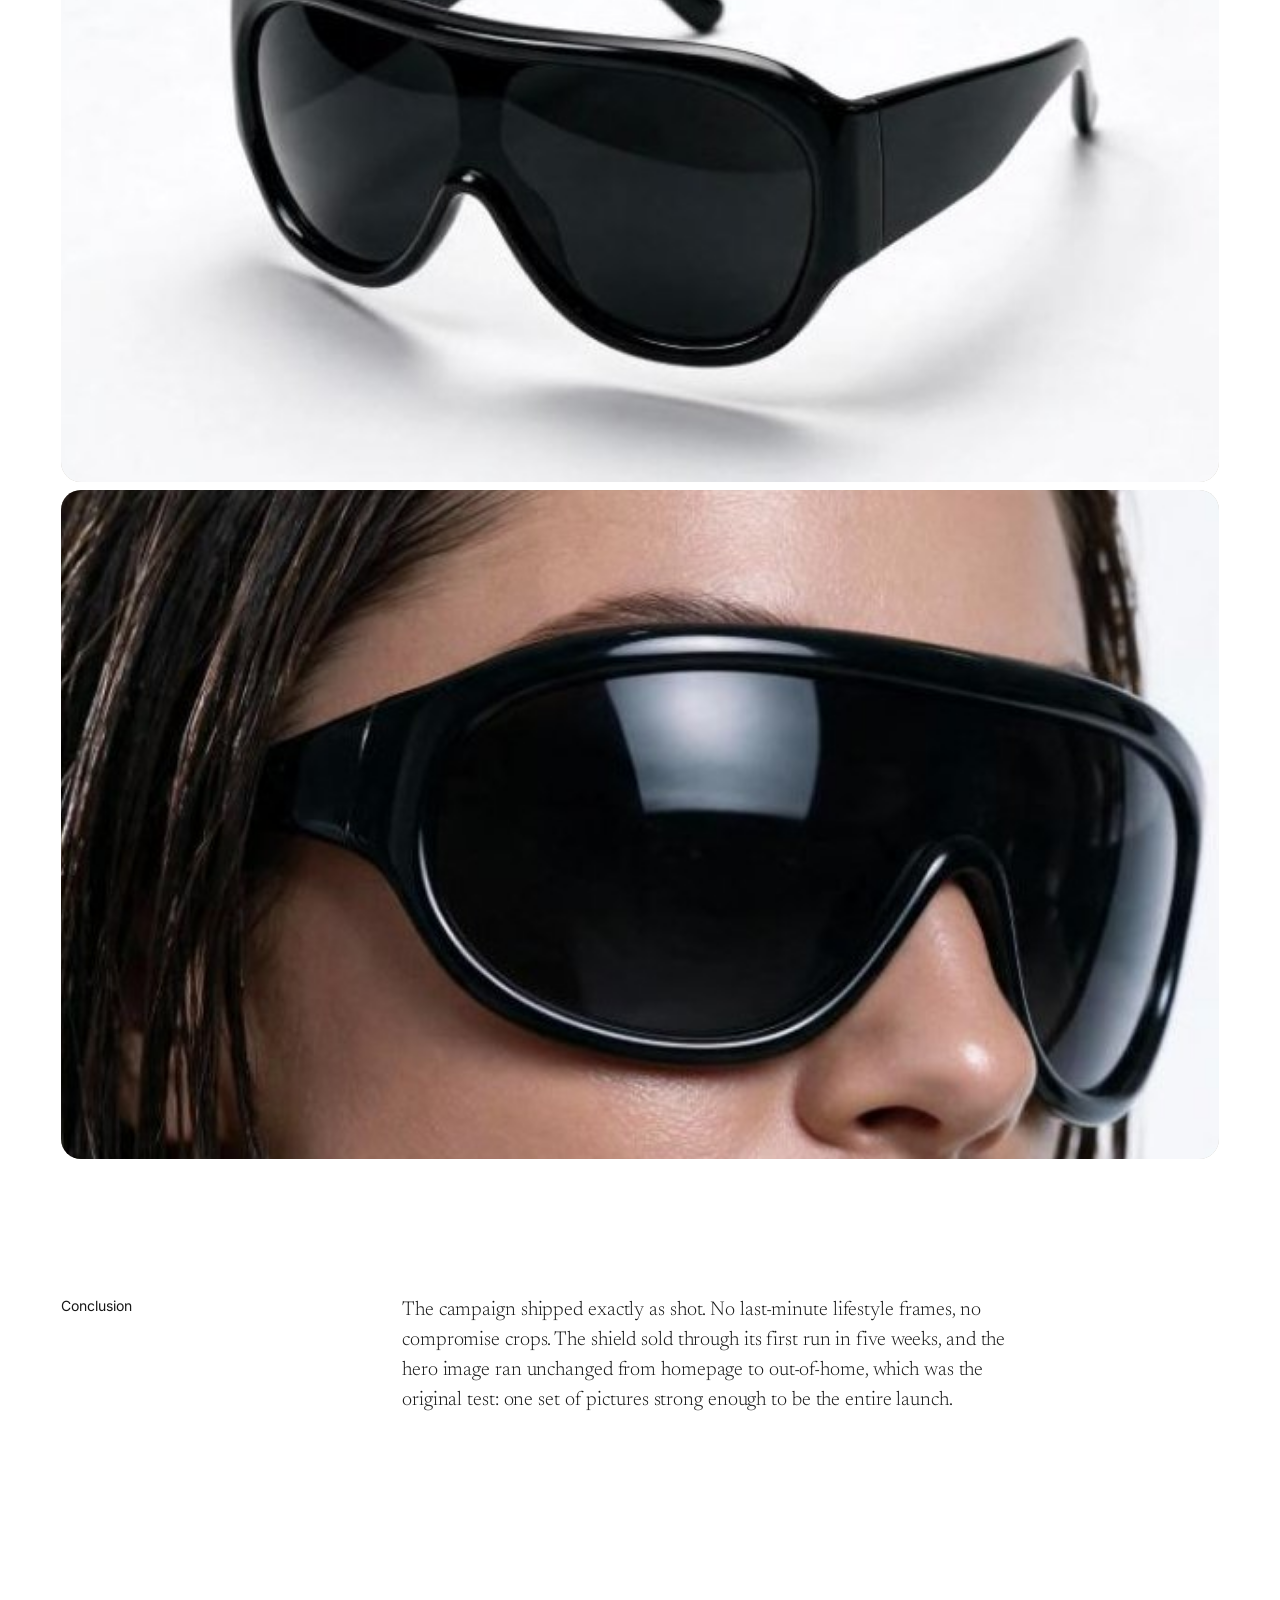
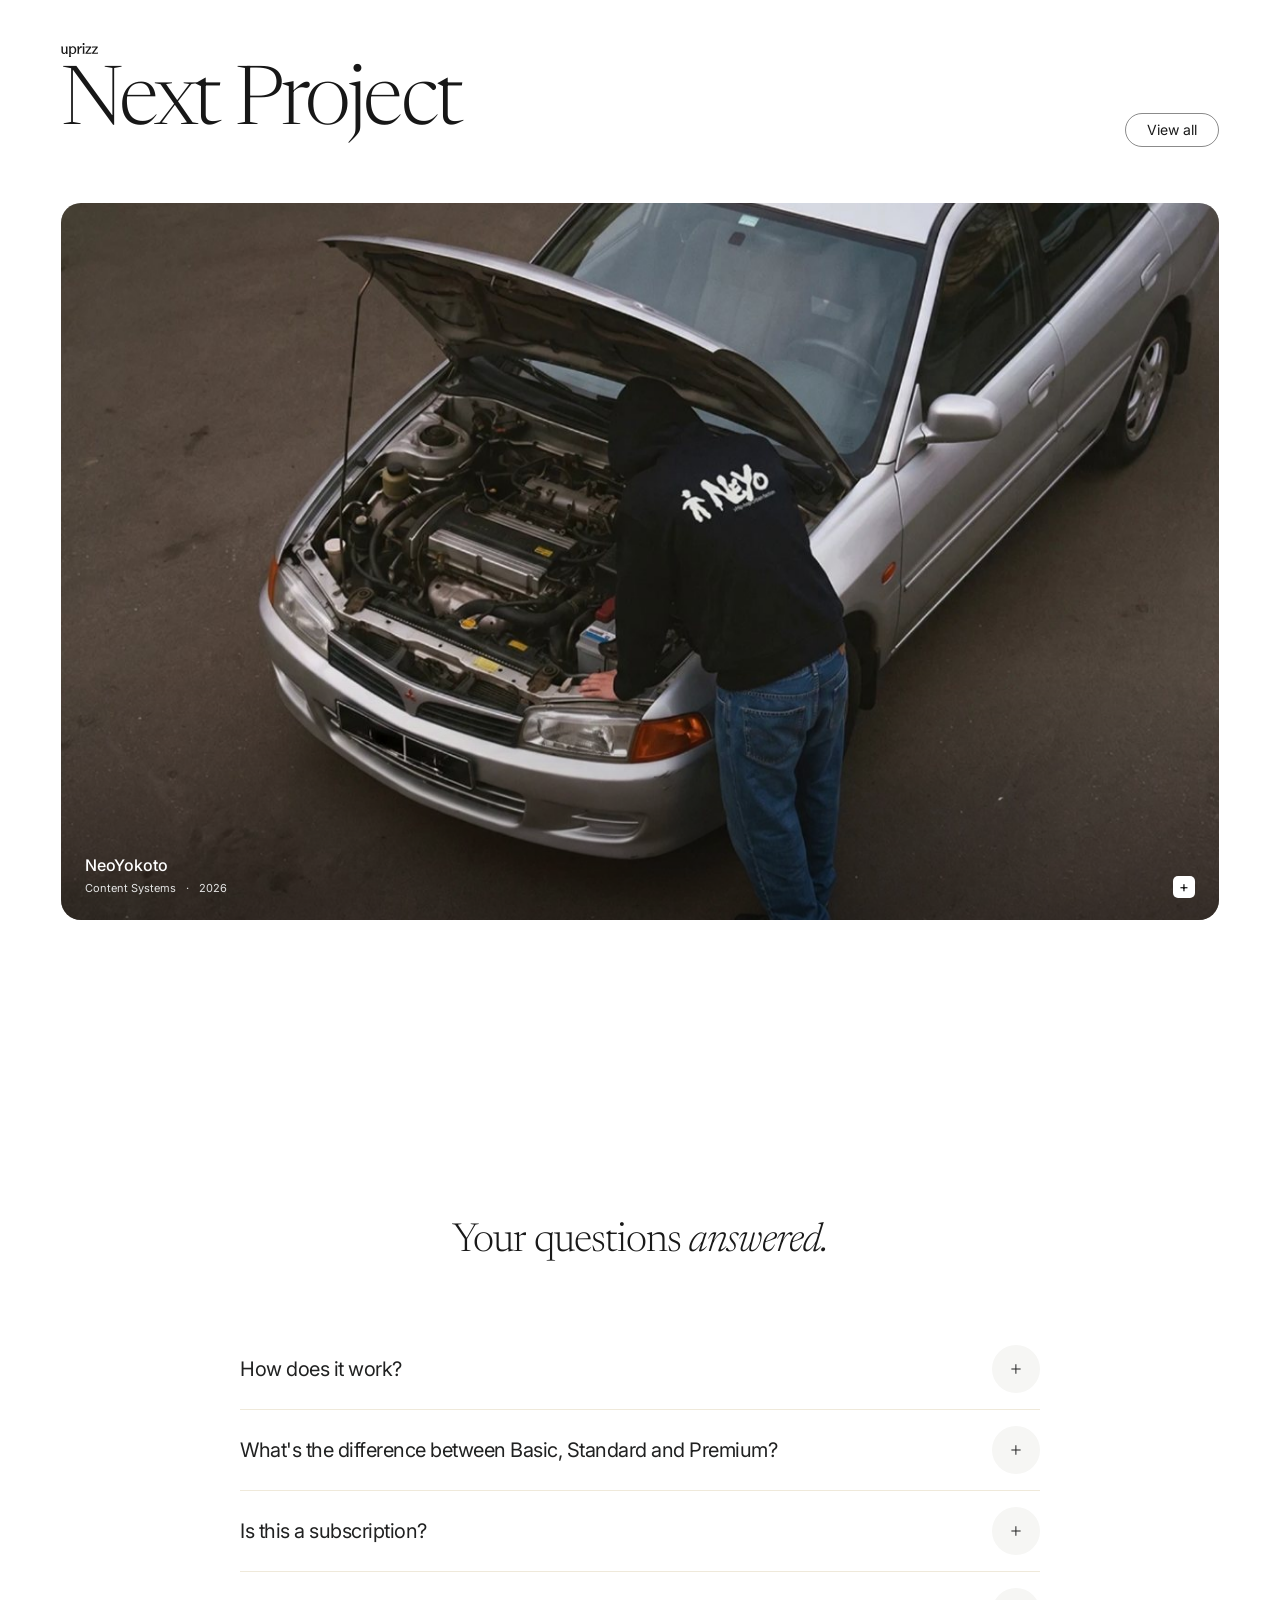
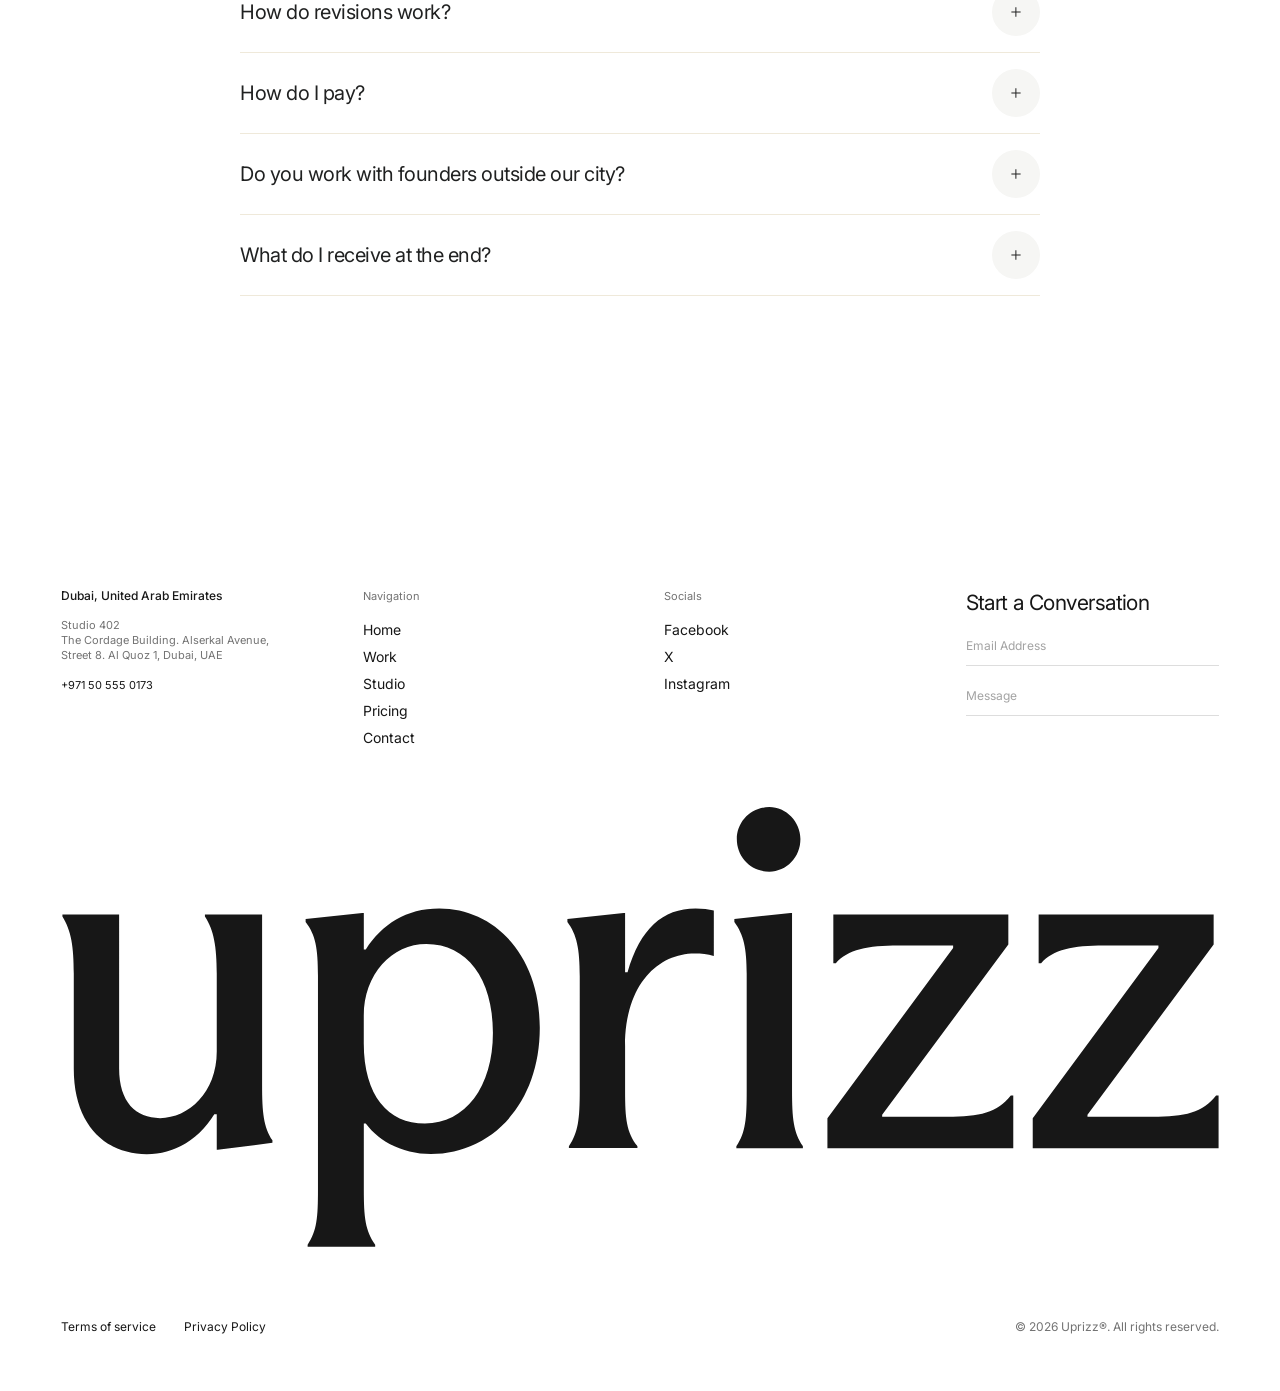
<file: projects/mira-eyewear/index.html>
<!DOCTYPE html>
<html lang="en">
<head>
<meta charset="UTF-8">
<meta name="viewport" content="width=device-width, initial-scale=1.0">
<script>/* Page transition into a project (styles: "Page transition" in css/style.css).
   Plays only when the page being opened is a project; every other page change stays instant.
   The picture that flew in stays on top until this project's cover photo is decoded, then hands over. */
addEventListener('pagereveal',e=>{const vt=e.viewTransition;if(!vt)return;vt.ready.catch(()=>{});vt.finished.catch(()=>{});vt.updateCallbackDone?.catch(()=>{});
  if(!location.pathname.startsWith('/projects/')){vt.skipTransition();return}
  const h=document.documentElement;h.classList.add('vt-project');vt.finished.finally(()=>h.classList.remove('vt-project'));
  const u=document.querySelector('link[rel=preload][as=image]')?.href;let done=false;
  const release=()=>{if(done)return;done=true;document.getAnimations().forEach(a=>{if(a.effect&&a.effect.pseudoElement==='::view-transition-old(pj-hero)')a.finish()})};
  vt.ready.then(()=>{if(!u)return release();const im=new Image();im.src=u;(im.decode?im.decode():Promise.resolve()).then(()=>requestAnimationFrame(()=>requestAnimationFrame(release)),release)},release)});
addEventListener('pageswap',e=>{const vt=e.viewTransition;if(vt){vt.ready.catch(()=>{});vt.finished.catch(()=>{});vt.updateCallbackDone?.catch(()=>{})}});</script>
<title>Mira Eyewear | Uprizz</title>
<meta name="description" content="Campaign photography for the launch of Mira&#x27;s first shield silhouette: a single product, shot as sculpture. One model, one light, and nothing else in the…">
<link rel="canonical" href="https://uprizz.com/projects/mira-eyewear/">
<meta property="og:type" content="website"><meta property="og:site_name" content="Uprizz">
<meta property="og:title" content="Mira Eyewear | Uprizz"><meta property="og:description" content="Campaign photography for the launch of Mira&#x27;s first shield silhouette: a single product, shot as sculpture. One model, one light, and nothing else in the…">
<meta property="og:url" content="https://uprizz.com/projects/mira-eyewear/"><meta property="og:image" content="https://uprizz.com/images/projects/mira-eyewear/cover.jpg">
<meta name="twitter:card" content="summary_large_image">
<link rel="icon" href="/favicon.ico" sizes="48x48">
<link rel="icon" type="image/svg+xml" href="/favicon.svg">
<link rel="icon" type="image/png" sizes="48x48" href="/favicon-48.png">
<link rel="icon" type="image/png" sizes="96x96" href="/favicon-96.png">
<link rel="icon" type="image/png" sizes="192x192" href="/favicon-192.png">
<link rel="apple-touch-icon" href="/apple-touch-icon.png">
<link rel="manifest" href="/site.webmanifest">
<link rel="preconnect" href="https://fonts.googleapis.com">
<link rel="preconnect" href="https://fonts.gstatic.com" crossorigin>
<link href="https://fonts.googleapis.com/css2?family=Inter:ital,wght@0,300;0,400;0,500;0,600;1,400&family=Newsreader:ital,opsz,wght@0,6..72,300;0,6..72,400;1,6..72,300&display=swap" rel="stylesheet">
<link rel="stylesheet" href="/css/style.css?v=27b87c1d">
<link rel="stylesheet" href="/css/pages.css?v=9eee1e11">
<style>
/* ---------- Uprizz logo (recolours with the text colour) ---------- */
.brandmark{display:inline-block;height:.95em;aspect-ratio:248.52/94.51;vertical-align:-.2em;background:currentColor;
  -webkit-mask:url("data:image/svg+xml,%3Csvg xmlns='http://www.w3.org/2000/svg' viewBox='51.8 46.2 248.52 94.51'%3E%3Cpath d='M54.33,102.44v-20.43c0-5.82-.53-9.21-2.44-12.28v-.42h12.18v33.03c0,7.31,3.6,10.69,8.79,10.69,6.14,0,12.18-5.51,12.18-14.29v-16.73c0-5.93-.64-9.32-2.54-12.28v-.42h12.28v36.53c0,5.93.32,9.11,2.22,11.96v.53l-11.75,1.48h-.21v-7.62h-.53c-3.18,5.19-8.26,8.58-14.51,8.58-8.68,0-15.67-6.14-15.67-18.32Z'/%3E%3Cpath d='M106.78,82.43c0-5.93-.53-8.79-2.65-11.54v-.64l12.18-1.27h.32v7.83h.42c3.49-5.4,8.68-8.79,15.78-8.79,11.86,0,21.6,9.95,21.6,25.62,0,16.62-10.69,27.1-23.4,27.1-5.4,0-10.8-2.22-13.98-6.56h-.42v14.19c0,6.03.32,8.79,2.44,11.86v.42h-14.51v-.42c2.01-3.07,2.22-5.82,2.22-11.86v-45.95ZM144.36,94.71c0-11.65-5.61-19.06-14.29-19.06-7.41,0-13.45,6.46-13.45,15.46v5.82c0,11.22,5.19,17.26,13.13,17.26,8.68,0,14.61-7.84,14.61-19.48Z'/%3E%3Cpath d='M163.01,82.53c0-6.04-.64-8.89-2.65-11.65v-.64l12.07-1.27h.32v12.71h.53c2.75-9.32,7.52-13.66,14.61-13.66,1.59,0,2.75.21,3.92.42v9.74c-1.38-.42-2.65-.53-4.13-.53-7.62,0-14.93,6.35-14.93,19.91v9.63c0,6.03.32,8.89,2.65,11.86v.42h-14.72v-.42c2.01-2.96,2.33-5.82,2.33-11.86v-24.67Z'/%3E%3Cpath d='M208.61,107.1c0,6.04.32,9,2.33,11.96v.42h-14.29v-.42c2.01-2.96,2.22-5.93,2.22-11.96v-25.09c0-5.51-.64-8.36-2.65-11.12v-.64l12.07-1.27h.32v38.12ZM196.75,53.1c0-3.71,2.96-6.88,6.99-6.88,3.6,0,6.67,3.18,6.67,6.88,0,3.92-2.96,6.99-6.67,6.99-4.02,0-6.99-3.07-6.99-6.99Z'/%3E%3Cpath d='M241.94,112.71c6.99,0,10.8-.85,13.66-4.55h.53v11.33h-39.92v-6.46l27-36.53v-.53h-11.75c-6.56,0-10.91.85-13.45,3.81h-.53v-10.48h37.59v6.46l-27.1,36.53v.42h13.98Z'/%3E%3Cpath d='M286.04,112.71c6.99,0,10.8-.85,13.66-4.55h.53v11.33h-39.92v-6.46l27-36.53v-.53h-11.75c-6.56,0-10.91.85-13.45,3.81h-.53v-10.48h37.59v6.46l-27.1,36.53v.42h13.98Z'/%3E%3C/svg%3E") center/contain no-repeat;mask:url("data:image/svg+xml,%3Csvg xmlns='http://www.w3.org/2000/svg' viewBox='51.8 46.2 248.52 94.51'%3E%3Cpath d='M54.33,102.44v-20.43c0-5.82-.53-9.21-2.44-12.28v-.42h12.18v33.03c0,7.31,3.6,10.69,8.79,10.69,6.14,0,12.18-5.51,12.18-14.29v-16.73c0-5.93-.64-9.32-2.54-12.28v-.42h12.28v36.53c0,5.93.32,9.11,2.22,11.96v.53l-11.75,1.48h-.21v-7.62h-.53c-3.18,5.19-8.26,8.58-14.51,8.58-8.68,0-15.67-6.14-15.67-18.32Z'/%3E%3Cpath d='M106.78,82.43c0-5.93-.53-8.79-2.65-11.54v-.64l12.18-1.27h.32v7.83h.42c3.49-5.4,8.68-8.79,15.78-8.79,11.86,0,21.6,9.95,21.6,25.62,0,16.62-10.69,27.1-23.4,27.1-5.4,0-10.8-2.22-13.98-6.56h-.42v14.19c0,6.03.32,8.79,2.44,11.86v.42h-14.51v-.42c2.01-3.07,2.22-5.82,2.22-11.86v-45.95ZM144.36,94.71c0-11.65-5.61-19.06-14.29-19.06-7.41,0-13.45,6.46-13.45,15.46v5.82c0,11.22,5.19,17.26,13.13,17.26,8.68,0,14.61-7.84,14.61-19.48Z'/%3E%3Cpath d='M163.01,82.53c0-6.04-.64-8.89-2.65-11.65v-.64l12.07-1.27h.32v12.71h.53c2.75-9.32,7.52-13.66,14.61-13.66,1.59,0,2.75.21,3.92.42v9.74c-1.38-.42-2.65-.53-4.13-.53-7.62,0-14.93,6.35-14.93,19.91v9.63c0,6.03.32,8.89,2.65,11.86v.42h-14.72v-.42c2.01-2.96,2.33-5.82,2.33-11.86v-24.67Z'/%3E%3Cpath d='M208.61,107.1c0,6.04.32,9,2.33,11.96v.42h-14.29v-.42c2.01-2.96,2.22-5.93,2.22-11.96v-25.09c0-5.51-.64-8.36-2.65-11.12v-.64l12.07-1.27h.32v38.12ZM196.75,53.1c0-3.71,2.96-6.88,6.99-6.88,3.6,0,6.67,3.18,6.67,6.88,0,3.92-2.96,6.99-6.67,6.99-4.02,0-6.99-3.07-6.99-6.99Z'/%3E%3Cpath d='M241.94,112.71c6.99,0,10.8-.85,13.66-4.55h.53v11.33h-39.92v-6.46l27-36.53v-.53h-11.75c-6.56,0-10.91.85-13.45,3.81h-.53v-10.48h37.59v6.46l-27.1,36.53v.42h13.98Z'/%3E%3Cpath d='M286.04,112.71c6.99,0,10.8-.85,13.66-4.55h.53v11.33h-39.92v-6.46l27-36.53v-.53h-11.75c-6.56,0-10.91.85-13.45,3.81h-.53v-10.48h37.59v6.46l-27.1,36.53v.42h13.98Z'/%3E%3C/svg%3E") center/contain no-repeat}
.wordmark .brandmark.big{display:block;width:100%;height:auto;vertical-align:top}
</style>
<link rel="preload" as="image" href="/images/projects/mira-eyewear/cover.jpg" fetchpriority="high">
</head>
<body class="page">
<svg width="0" height="0" style="position:absolute" aria-hidden="true">
  <filter id="grain"><feTurbulence type="fractalNoise" baseFrequency="1.4" numOctaves="2" result="n"/><feColorMatrix type="saturate" values="0"/><feComposite in="SourceGraphic" in2="n" operator="arithmetic" k1="1.3" k2="0" k3="0" k4="0"/></filter>
</svg>
<nav class="nav" id="nav" aria-label="Main">
  <a href="/" class="logo" aria-label="Uprizz, back to the homepage"><span class="brandmark" role="img" aria-label="Uprizz"></span></a>
  <div class="nav-links"><a href="/work/">Work</a><a href="/#process">How it works</a><a href="/#pricing">Pricing</a><a href="/#testimonials">Reviews</a><a href="/#faq">FAQ</a></div>
  <!-- CMS:navmeta -->
<div class="nav-meta">
      <div><h6>Socials</h6><a href="#">Facebook</a><br><a href="#">X</a><br><a href="#">Instagram</a></div>
      <div><h6>Contacts</h6>+971 50 555 0173<br><u><a href="mailto:altastudio@gmail.com">altastudio@gmail.com</a></u></div>
    </div>
    <a href="/#pricing" class="btn btn--outline nav-cta">Start your launch</a>
<!-- /CMS:navmeta -->
  <button type="button" class="nav-burger" id="navToggle" aria-label="Open menu" aria-expanded="false"><span class="grid-ic"><i></i><i></i><i></i><i></i></span></button>
</nav>
<main>
<section class="pj-top">
  <div class="pj-head">
    <div class="pj-client">Mira Eyewear</div>
    <h1>Campaign photography for the launch of Mira&#x27;s first shield silhouette: a single product, shot as sculpture.</h1>
  </div>
  <div class="pj-cover"><div class="img" style="background-image:url(/images/projects/mira-eyewear/cover.jpg)"></div></div>
</section>

<section class="pj-rows">
  <div class="pj-r fade"><h2 class="pj-l">Overview</h2><div class="pj-c"><p>One model, one light, and nothing else in the frame.</p></div></div>
  <div class="pj-r line fade"><h3 class="pj-l">Our Role</h3><div class="pj-c"><ul class="pj-list"><li>Campaign</li><li>Social</li></ul></div></div>
  <div class="pj-r line fade"><h3 class="pj-l">Details</h3><div class="pj-c"><ul class="pj-list"><li>Art Direction &amp; Photography</li><li>2025</li><li>3 weeks</li></ul></div></div>
</section>

<section class="pj-rows">
  <div class="pj-r fade"><h3 class="pj-l">Challenge</h3><div class="pj-c"><p>Mira was entering eyewear&#x27;s most crowded season with one product: an oversized shield in gloss black. Every competitor launch that quarter leaned on lifestyle.</p></div></div>
  <div class="pj-r line fade"><h3 class="pj-l">Solution</h3><div class="pj-c"><p>We treated the shield as the only black mass in a white void. Front-on symmetry, wet-slicked hair to keep every line vertical, and skin lit to a soft gloss so the matte-black acetate reads as an interruption.</p></div></div>
  <div class="pj-r line fade"><h3 class="pj-l">Process</h3><div class="pj-c"><p>Week one was casting and pre-light: we tested four lighting setups against the gloss acetate and kept the simplest, one large frontal source and a white sweep, tuned until the lens reflection read as a clean horizon line instead of studio clutter.</p><p>Week two was the shoot: two days in-studio, 41 setups, working through the shot system from widest to tightest.</p></div></div>
</section>

<section class="pj-gal">
  <div class="g full fade"><div class="img par" style="background-image:url(/images/projects/mira-eyewear/01.jpg)"></div></div>
  <div class="g half fade"><div class="img par" style="background-image:url(/images/projects/mira-eyewear/02.jpg)"></div></div>
  <div class="g half fade"><div class="img par" style="background-image:url(/images/projects/mira-eyewear/03.jpg)"></div></div>
  <div class="g full fade"><div class="img par" style="background-image:url(/images/projects/mira-eyewear/04.jpg)"></div></div>
  <div class="g half fade"><div class="img par" style="background-image:url(/images/projects/mira-eyewear/05.jpg)"></div></div>
  <div class="g half fade"><div class="img par" style="background-image:url(/images/projects/mira-eyewear/06.jpg)"></div></div>
  <div class="g full fade"><div class="img par" style="background-image:url(/images/projects/mira-eyewear/07.jpg)"></div></div>
  <div class="g full fade"><div class="img par" style="background-image:url(/images/projects/mira-eyewear/08.jpg)"></div></div>
</section>

<section class="pj-rows">
  <div class="pj-r fade"><h3 class="pj-l">Conclusion</h3><div class="pj-c"><p>The campaign shipped exactly as shot. No last-minute lifestyle frames, no compromise crops. The shield sold through its first run in five weeks, and the hero image ran unchanged from homepage to out-of-home, which was the original test: one set of pictures strong enough to be the entire launch.</p></div></div>
</section>

<section class="pj-next">
  <div class="top">
    <div><span class="brandmark" role="img" aria-label="Uprizz"></span><h2>Next Project</h2></div>
    <a href="/work/" class="btn btn--outline">View all</a>
  </div>
  <a class="wk-card fade" href="/projects/neoyokoto/" data-tags="naming toolkits packaging" data-name="neoyokoto"><div class="img par" style="background-image:url(/images/projects/neoyokoto/cover.jpg)"></div><div class="meta"><div><b>NeoYokoto</b><small><span>Content Systems</span><span>·</span><span>2026</span></small></div><span class="plus">+</span></div></a>
</section>
<!-- FAQ:START (shared with every page) -->
<!-- CMS:faq -->
<section class="sec faq" id="faq">
  <div class="shead"><h2 class="h2 reveal">Your questions <em>answered.</em></h2></div>
  <div class="qs" id="faqList">
    <div class="q fade"><button type="button" class="q-top" aria-expanded="false" aria-controls="faq-a0" id="faq-q0"><span class="q-title">How does it work?</span><span class="q-icon"><svg viewBox="0 0 20 20" aria-hidden="true"><path d="M10.6211 9.5H14.6289V10.5H10.6211V14.6289H9.62109V10.5H5.37109V9.5H9.62109V5.37109H10.6211V9.5Z"/></svg></span></button><div class="q-bottom" id="faq-a0" role="region" aria-labelledby="faq-q0"><div class="q-wrap"><div class="q-content"><p>Pick a package and pay once, right on the site. Then fill in a short brief about your business, your audience and the feel you want. Our designers review it and get back to you within 24 hours, and you receive your files on the delivery date of your package.</p></div></div></div></div>
    <div class="q fade"><button type="button" class="q-top" aria-expanded="false" aria-controls="faq-a1" id="faq-q1"><span class="q-title">What&#x27;s the difference between Basic, Standard and Premium?</span><span class="q-icon"><svg viewBox="0 0 20 20" aria-hidden="true"><path d="M10.6211 9.5H14.6289V10.5H10.6211V14.6289H9.62109V10.5H5.37109V9.5H9.62109V5.37109H10.6211V9.5Z"/></svg></span></button><div class="q-bottom" id="faq-a1" role="region" aria-labelledby="faq-q1"><div class="q-wrap"><div class="q-content"><p>Basic gets you a professional logo: one concept, every file format you need and two revisions, delivered in 2 days. Standard is a complete brand: three logo concepts, brand guidelines, social media, ad and email designs, packaging and brand assets, delivered in 5 business days. Premium is everything in Standard plus a live website.</p></div></div></div></div>
    <div class="q fade"><button type="button" class="q-top" aria-expanded="false" aria-controls="faq-a2" id="faq-q2"><span class="q-title">Is this a subscription?</span><span class="q-icon"><svg viewBox="0 0 20 20" aria-hidden="true"><path d="M10.6211 9.5H14.6289V10.5H10.6211V14.6289H9.62109V10.5H5.37109V9.5H9.62109V5.37109H10.6211V9.5Z"/></svg></span></button><div class="q-bottom" id="faq-a2" role="region" aria-labelledby="faq-q2"><div class="q-wrap"><div class="q-content"><p>No. You pay once for your package. There are no monthly fees, no hidden costs and nothing to cancel.</p></div></div></div></div>
    <div class="q fade"><button type="button" class="q-top" aria-expanded="false" aria-controls="faq-a3" id="faq-q3"><span class="q-title">How do revisions work?</span><span class="q-icon"><svg viewBox="0 0 20 20" aria-hidden="true"><path d="M10.6211 9.5H14.6289V10.5H10.6211V14.6289H9.62109V10.5H5.37109V9.5H9.62109V5.37109H10.6211V9.5Z"/></svg></span></button><div class="q-bottom" id="faq-a3" role="region" aria-labelledby="faq-q3"><div class="q-wrap"><div class="q-content"><p>Basic includes 2 rounds of revisions. Standard and Premium include unlimited revisions to refine the concept you choose, so we keep going until it feels right.</p></div></div></div></div>
    <div class="q fade"><button type="button" class="q-top" aria-expanded="false" aria-controls="faq-a4" id="faq-q4"><span class="q-title">How do I pay?</span><span class="q-icon"><svg viewBox="0 0 20 20" aria-hidden="true"><path d="M10.6211 9.5H14.6289V10.5H10.6211V14.6289H9.62109V10.5H5.37109V9.5H9.62109V5.37109H10.6211V9.5Z"/></svg></span></button><div class="q-bottom" id="faq-a4" role="region" aria-labelledby="faq-q4"><div class="q-wrap"><div class="q-content"><p>By card or PayPal on our secure checkout, without leaving the site. Prefer a bank transfer? Email heyuprizz@gmail.com and we&#x27;ll send you an invoice.</p></div></div></div></div>
    <div class="q fade"><button type="button" class="q-top" aria-expanded="false" aria-controls="faq-a5" id="faq-q5"><span class="q-title">Do you work with founders outside our city?</span><span class="q-icon"><svg viewBox="0 0 20 20" aria-hidden="true"><path d="M10.6211 9.5H14.6289V10.5H10.6211V14.6289H9.62109V10.5H5.37109V9.5H9.62109V5.37109H10.6211V9.5Z"/></svg></span></button><div class="q-bottom" id="faq-a5" role="region" aria-labelledby="faq-q5"><div class="q-wrap"><div class="q-content"><p>Yes. Everything runs online, so we work with founders anywhere. You send your brief, we share the designs and your feedback, and you receive all files digitally.</p></div></div></div></div>
    <div class="q fade"><button type="button" class="q-top" aria-expanded="false" aria-controls="faq-a6" id="faq-q6"><span class="q-title">What do I receive at the end?</span><span class="q-icon"><svg viewBox="0 0 20 20" aria-hidden="true"><path d="M10.6211 9.5H14.6289V10.5H10.6211V14.6289H9.62109V10.5H5.37109V9.5H9.62109V5.37109H10.6211V9.5Z"/></svg></span></button><div class="q-bottom" id="faq-a6" role="region" aria-labelledby="faq-q6"><div class="q-wrap"><div class="q-content"><p>Every file you need to use your brand straight away: your logo with a transparent background, vector and source files, and print-ready files. Standard and Premium also include your brand guidelines and all the designs listed in your package. Everything is yours to keep.</p></div></div></div></div>
  </div>
</section>
<!-- /CMS:faq -->
<!-- FAQ:END -->
</main>
<footer class="sec footer" id="contact">
  <div class="f-top fade">
    <div class="f-addr">
      <h6>Dubai, United Arab Emirates</h6>
      <p>Studio 402<br>The Cordage Building. Alserkal Avenue,<br>Street 8. Al Quoz 1, Dubai, UAE</p>
      <b>+971 50 555 0173</b>
    </div>
    <div><div class="t">Navigation</div><ul>
      <li><a href="/"><span class="roll"><span data-t="Home">Home</span></span></a></li>
      <li><a href="/work/"><span class="roll"><span data-t="Work">Work</span></span></a></li>
      <li><a href="/#process"><span class="roll"><span data-t="Studio">Studio</span></span></a></li>
      <li><a href="/pricing/"><span class="roll"><span data-t="Pricing">Pricing</span></span></a></li>
      <li><a href="#contact"><span class="roll"><span data-t="Contact">Contact</span></span></a></li>
    </ul></div>
    <div><div class="t">Socials</div><ul>
      <li><a href="#"><span class="roll"><span data-t="Facebook">Facebook</span></span></a></li>
      <li><a href="#"><span class="roll"><span data-t="X">X</span></span></a></li>
      <li><a href="#"><span class="roll"><span data-t="Instagram">Instagram</span></span></a></li>
    </ul></div>
    <form class="f-form" id="contactForm">
      <h3>Start a Conversation</h3>
      <label class="field"><span class="sr">Email address</span><input type="email" placeholder="Email Address" required></label>
      <label class="field"><span class="sr">Message</span><input placeholder="Message" required><button class="dot" type="submit" aria-label="Send message"><svg viewBox="0 0 14 14" aria-hidden="true"><path d="M2 7h10M8 3l4 4-4 4"/></svg></button></label>
      <span class="toast" id="contactToast">Thanks, we'll be in touch.</span>
    </form>
  </div>
  <div class="wordmark" id="wordmark"><span><span class="brandmark big" role="img" aria-label="Uprizz"></span></span></div>
  <div class="legal"><div><a href="#">Terms of service</a><a href="#">Privacy Policy</a></div><span>© 2026 Uprizz®. All rights reserved.</span></div>
</footer>
<script src="/js/main.js?v=c7fdf1c4"></script>
</body>
</html>
</file>
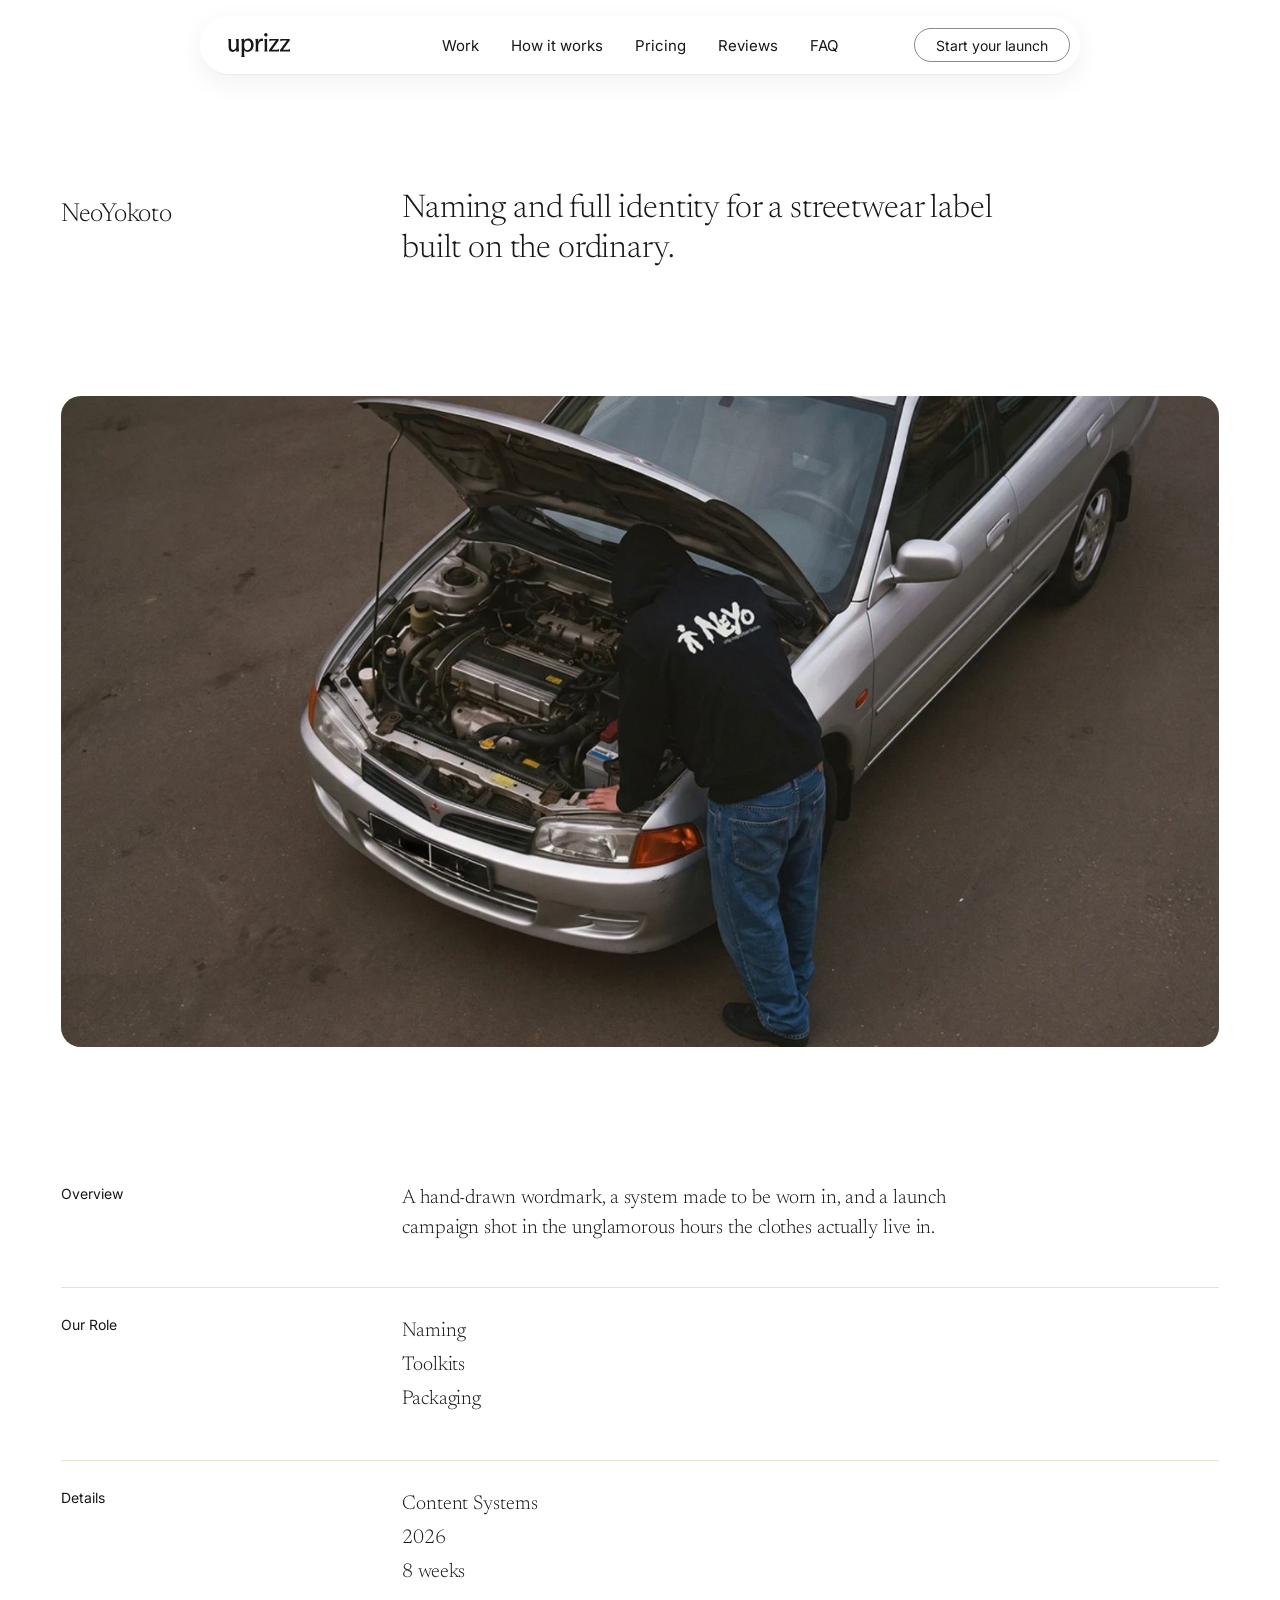
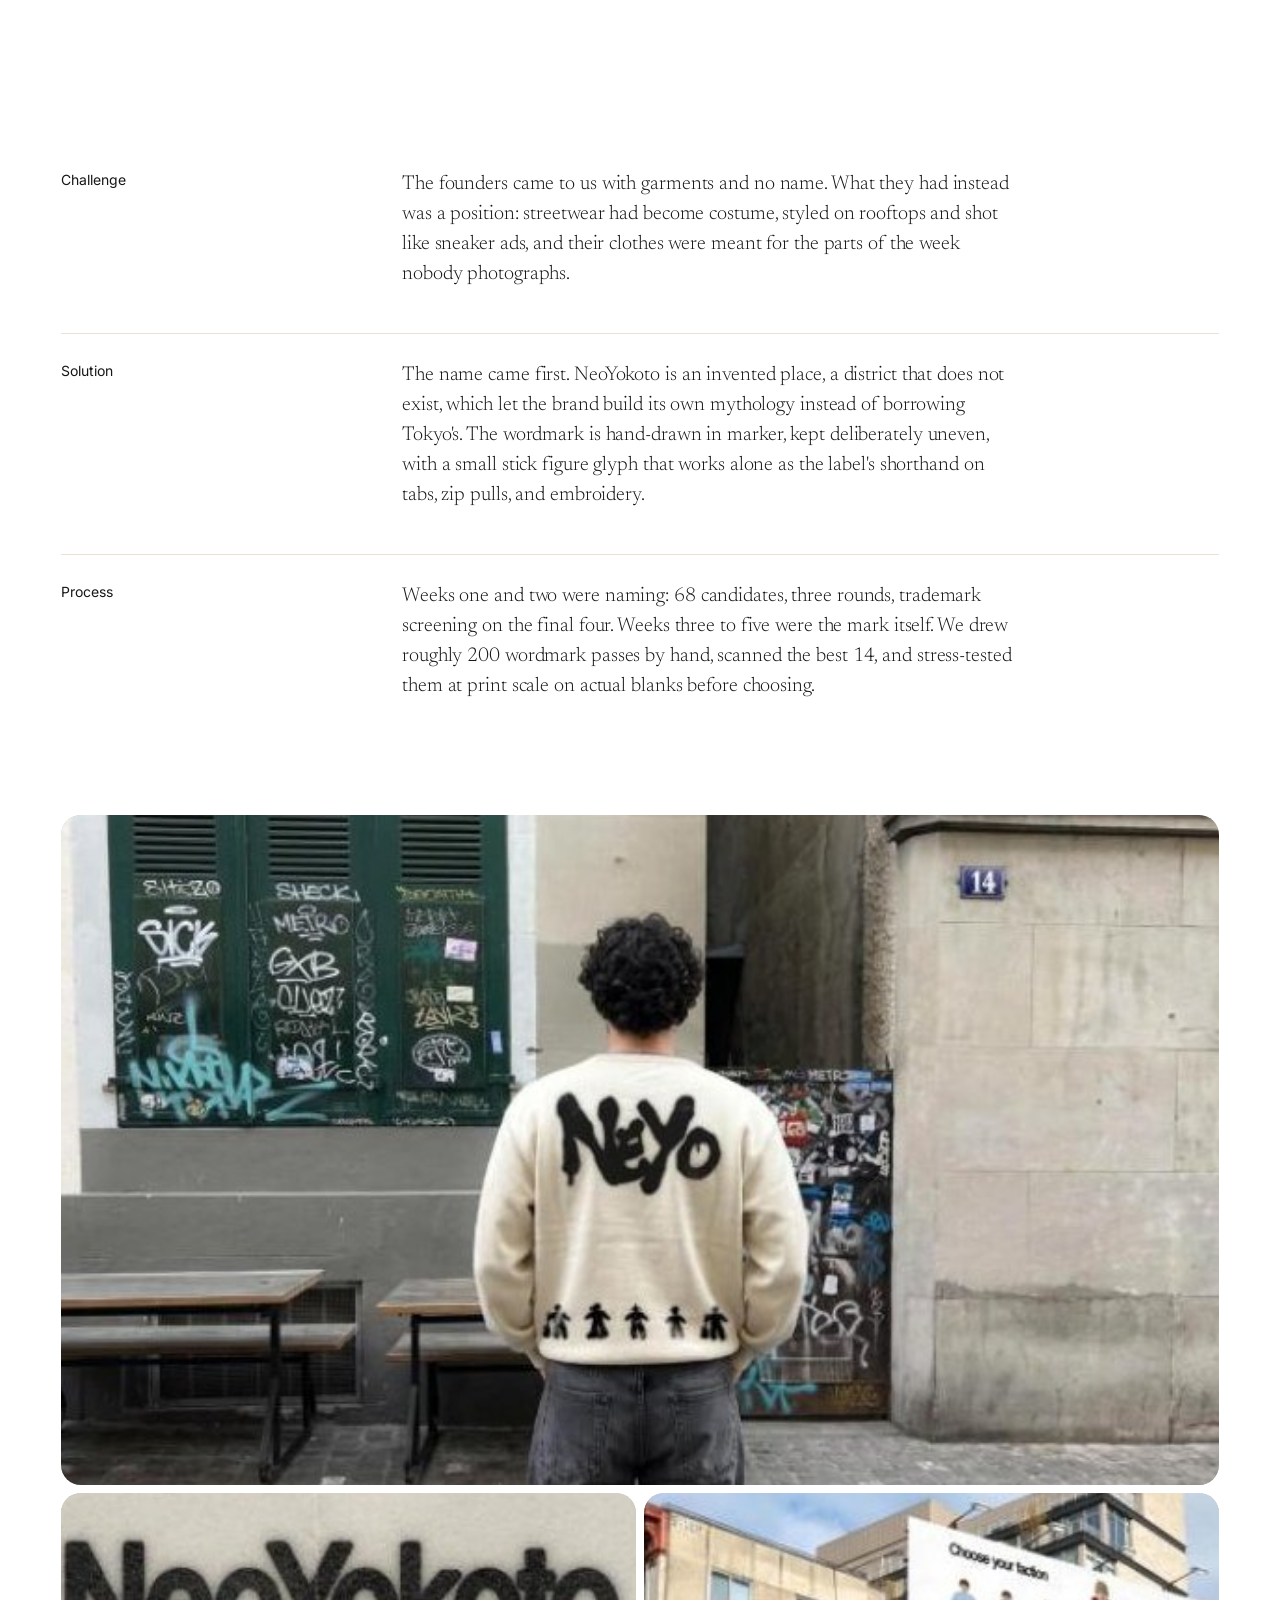
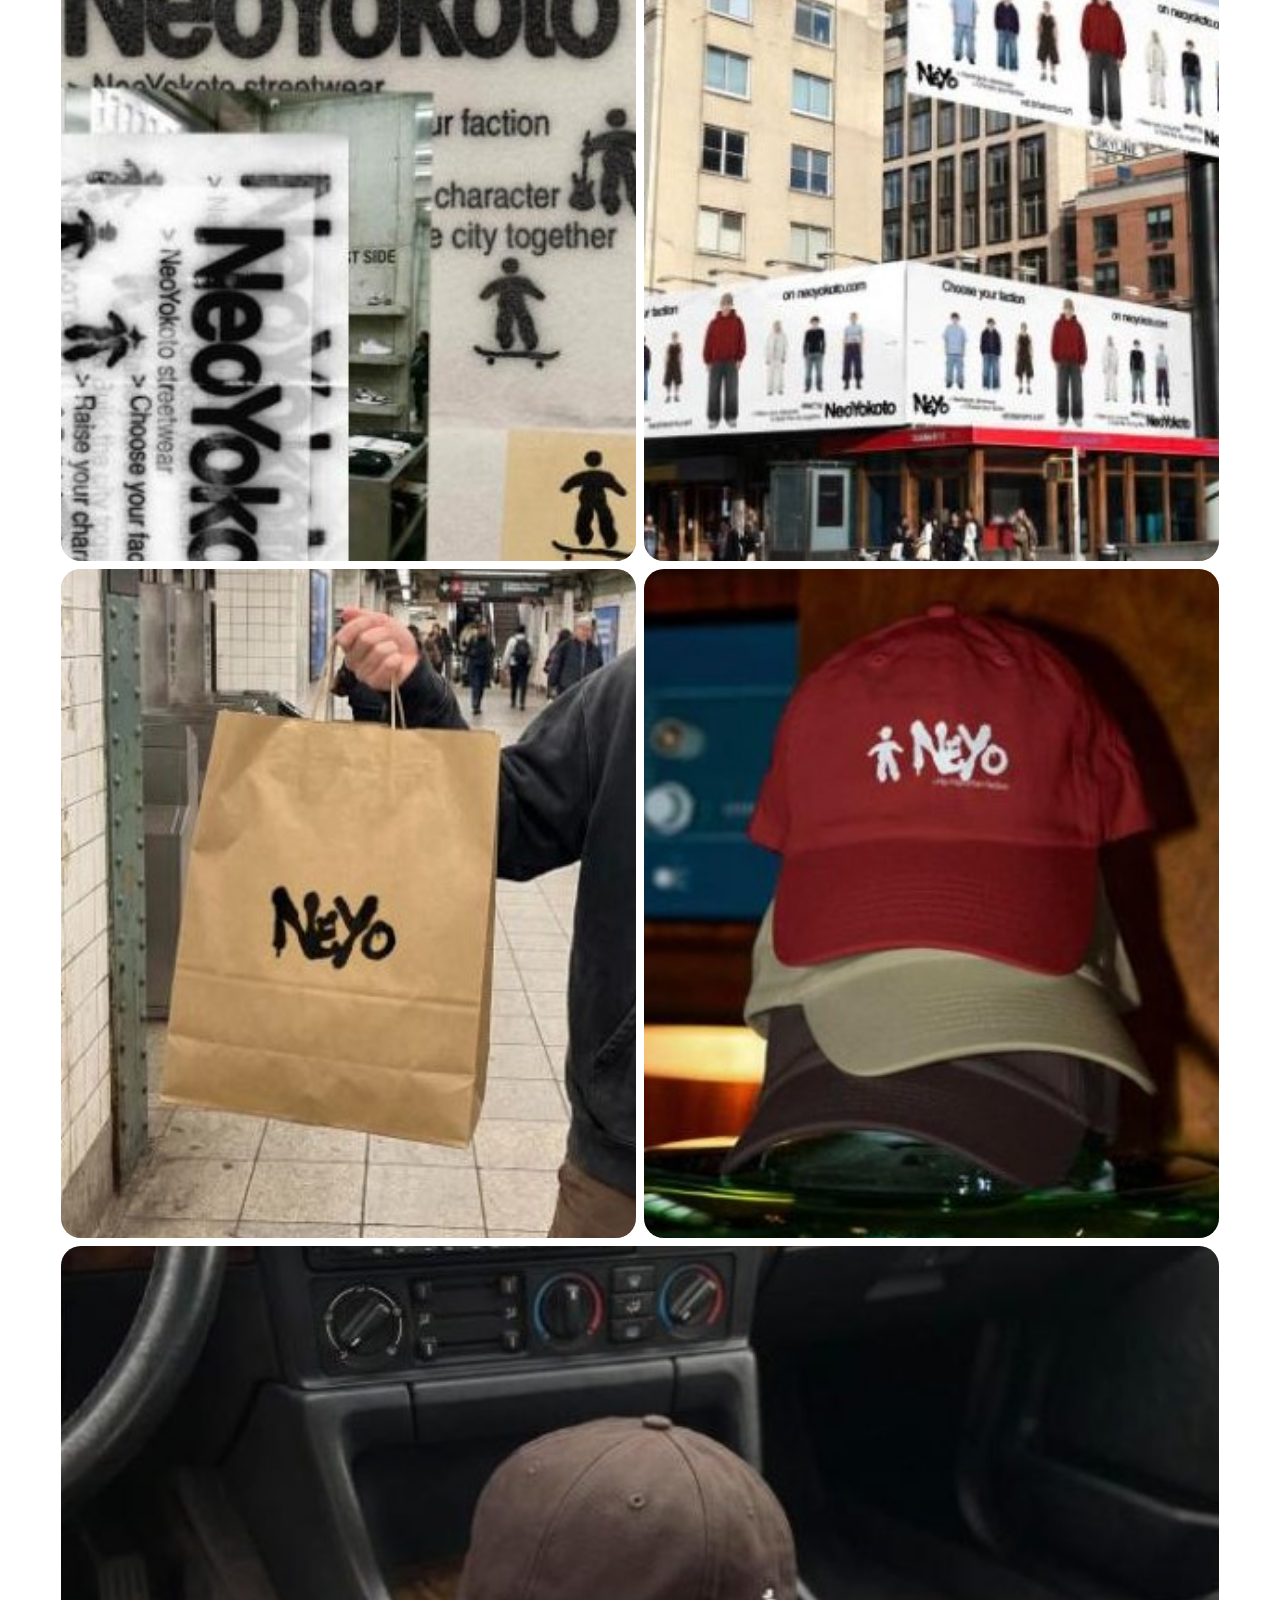
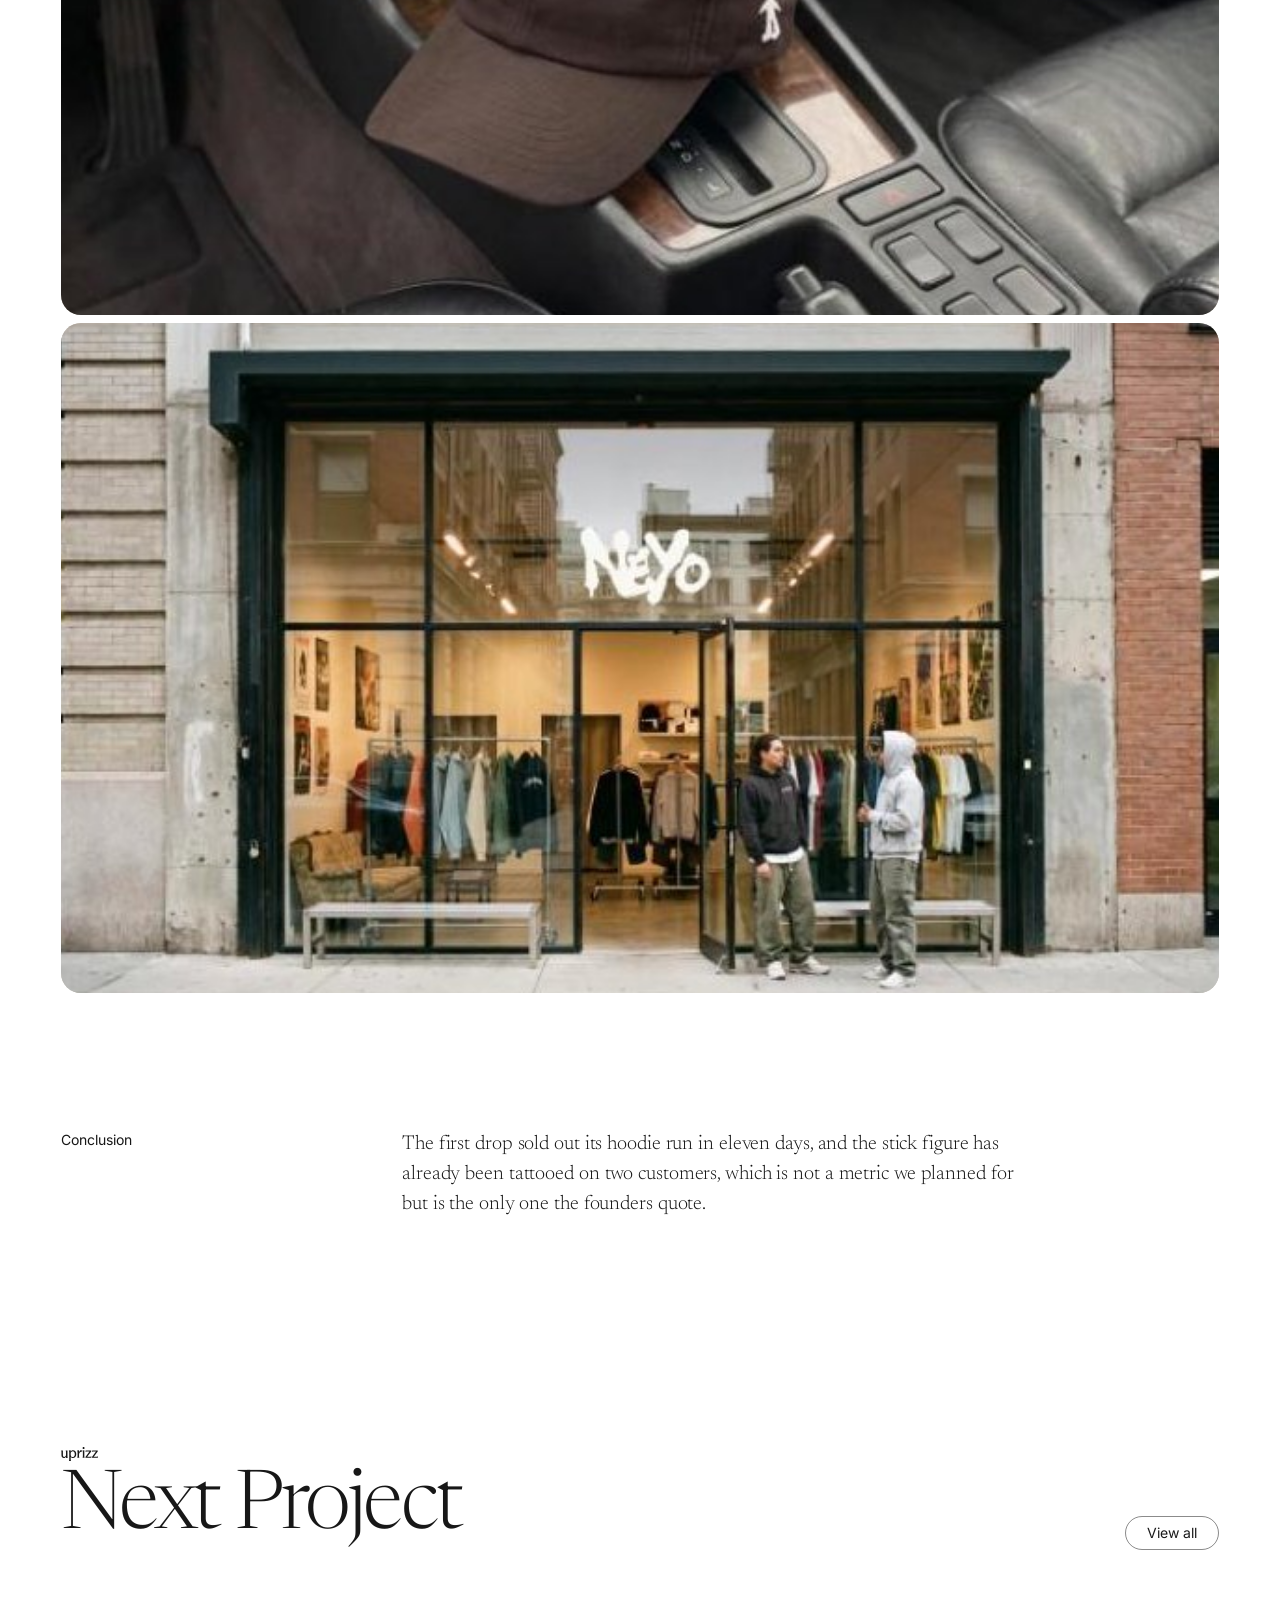
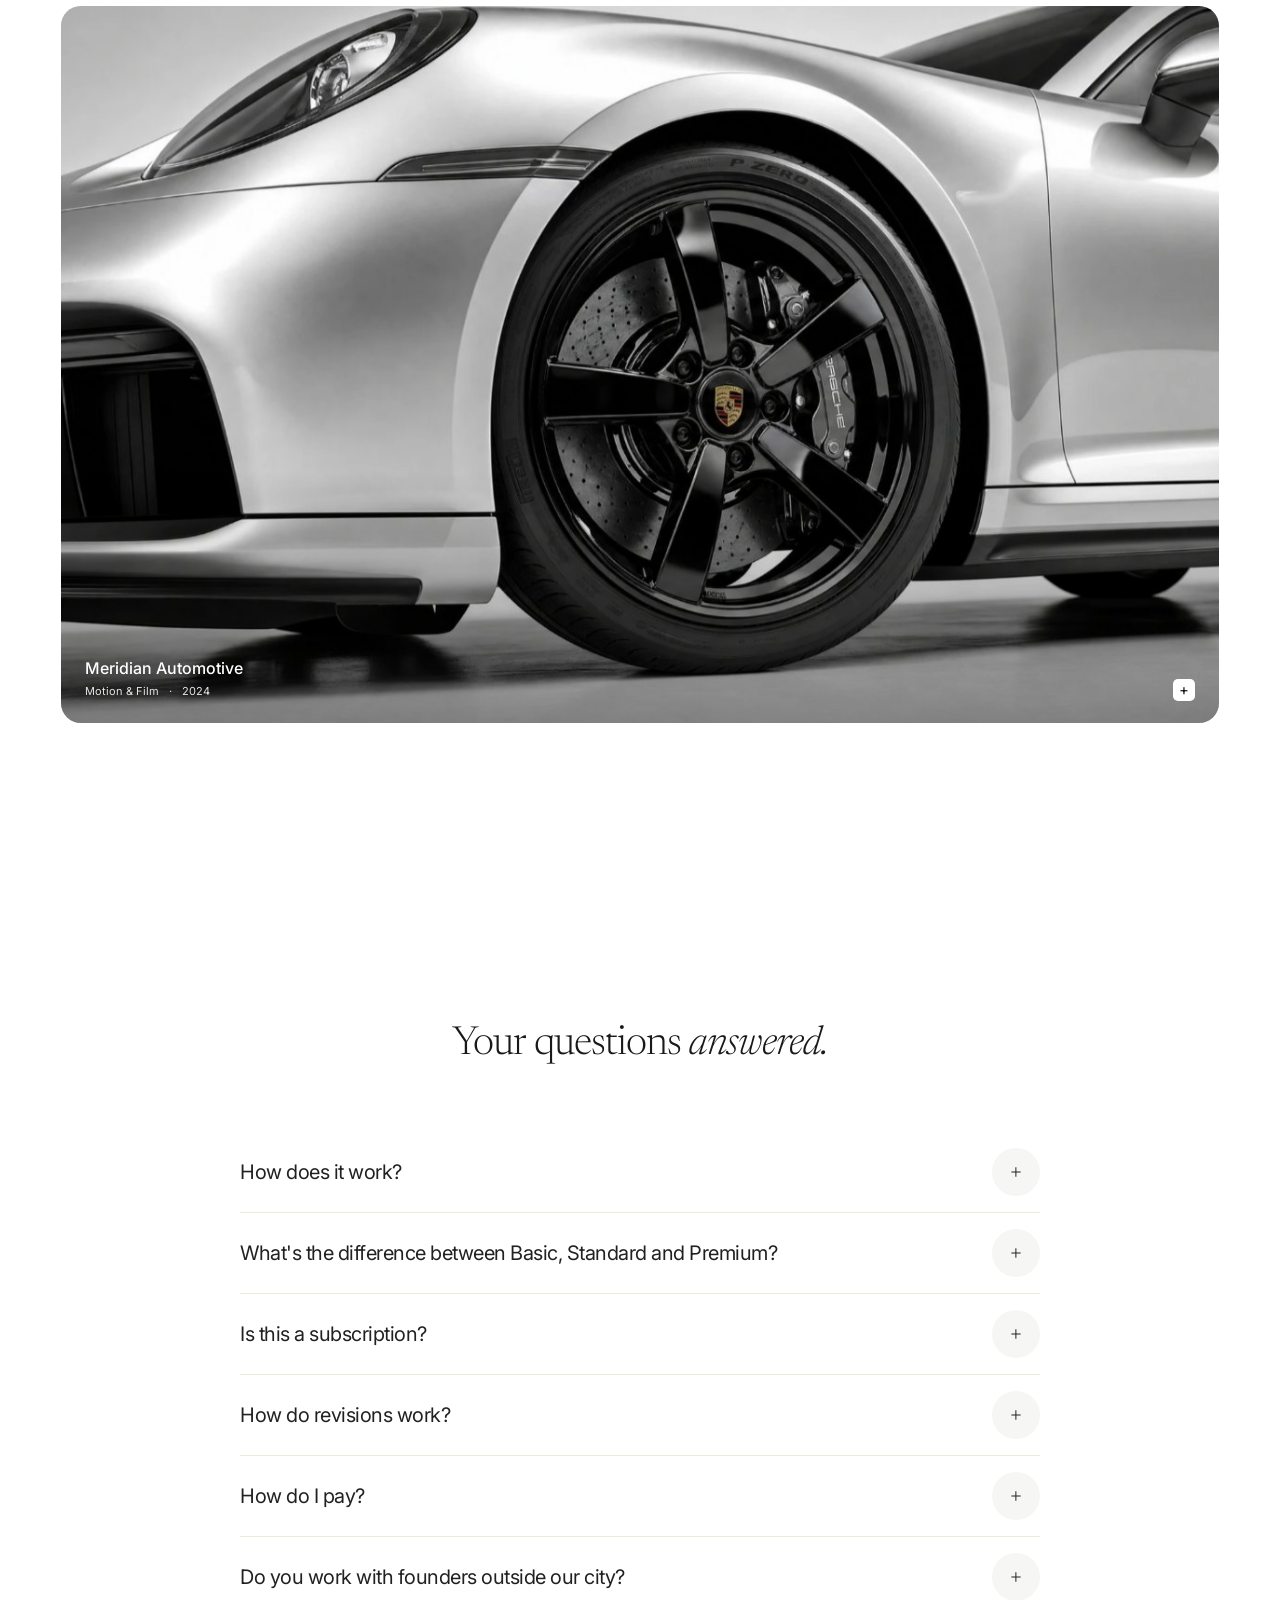
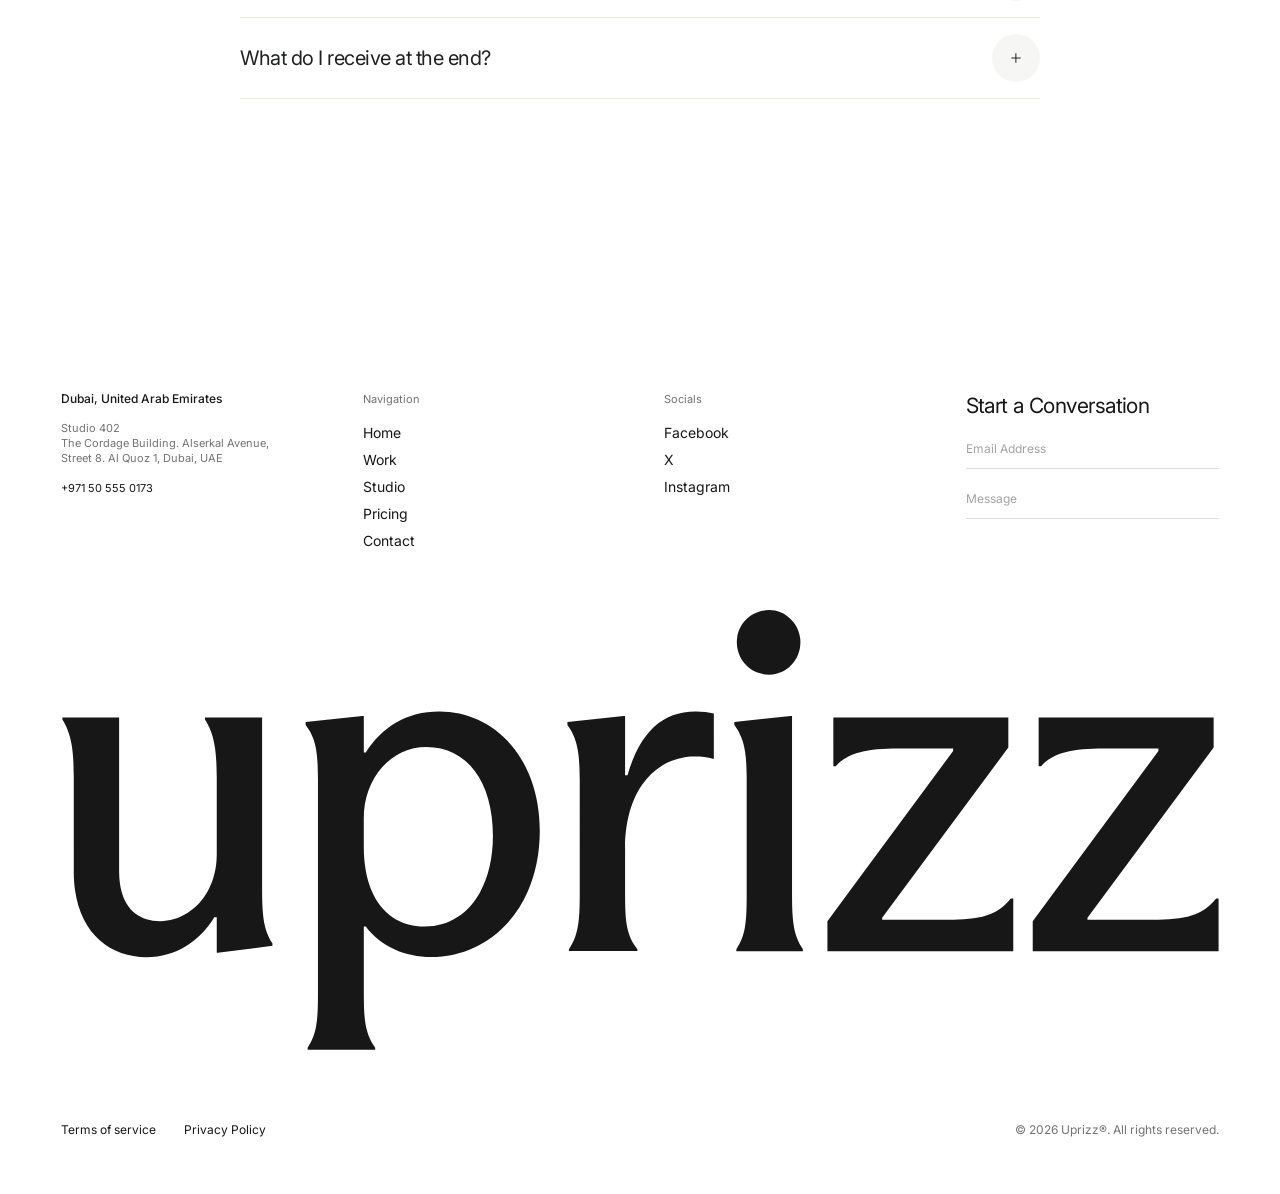
<file: projects/neoyokoto/index.html>
<!DOCTYPE html>
<html lang="en">
<head>
<meta charset="UTF-8">
<meta name="viewport" content="width=device-width, initial-scale=1.0">
<script>/* Page transition into a project (styles: "Page transition" in css/style.css).
   Plays only when the page being opened is a project; every other page change stays instant.
   The picture that flew in stays on top until this project's cover photo is decoded, then hands over. */
addEventListener('pagereveal',e=>{const vt=e.viewTransition;if(!vt)return;vt.ready.catch(()=>{});vt.finished.catch(()=>{});vt.updateCallbackDone?.catch(()=>{});
  if(!location.pathname.startsWith('/projects/')){vt.skipTransition();return}
  const h=document.documentElement;h.classList.add('vt-project');vt.finished.finally(()=>h.classList.remove('vt-project'));
  const u=document.querySelector('link[rel=preload][as=image]')?.href;let done=false;
  const release=()=>{if(done)return;done=true;document.getAnimations().forEach(a=>{if(a.effect&&a.effect.pseudoElement==='::view-transition-old(pj-hero)')a.finish()})};
  vt.ready.then(()=>{if(!u)return release();const im=new Image();im.src=u;(im.decode?im.decode():Promise.resolve()).then(()=>requestAnimationFrame(()=>requestAnimationFrame(release)),release)},release)});
addEventListener('pageswap',e=>{const vt=e.viewTransition;if(vt){vt.ready.catch(()=>{});vt.finished.catch(()=>{});vt.updateCallbackDone?.catch(()=>{})}});</script>
<title>NeoYokoto | Uprizz</title>
<meta name="description" content="Naming and full identity for a streetwear label built on the ordinary. A hand-drawn wordmark, a system made to be worn in, and a launch campaign shot in…">
<link rel="canonical" href="https://uprizz.com/projects/neoyokoto/">
<meta property="og:type" content="website"><meta property="og:site_name" content="Uprizz">
<meta property="og:title" content="NeoYokoto | Uprizz"><meta property="og:description" content="Naming and full identity for a streetwear label built on the ordinary. A hand-drawn wordmark, a system made to be worn in, and a launch campaign shot in…">
<meta property="og:url" content="https://uprizz.com/projects/neoyokoto/"><meta property="og:image" content="https://uprizz.com/images/projects/neoyokoto/cover.jpg">
<meta name="twitter:card" content="summary_large_image">
<link rel="icon" href="/favicon.ico" sizes="48x48">
<link rel="icon" type="image/svg+xml" href="/favicon.svg">
<link rel="icon" type="image/png" sizes="48x48" href="/favicon-48.png">
<link rel="icon" type="image/png" sizes="96x96" href="/favicon-96.png">
<link rel="icon" type="image/png" sizes="192x192" href="/favicon-192.png">
<link rel="apple-touch-icon" href="/apple-touch-icon.png">
<link rel="manifest" href="/site.webmanifest">
<link rel="preconnect" href="https://fonts.googleapis.com">
<link rel="preconnect" href="https://fonts.gstatic.com" crossorigin>
<link href="https://fonts.googleapis.com/css2?family=Inter:ital,wght@0,300;0,400;0,500;0,600;1,400&family=Newsreader:ital,opsz,wght@0,6..72,300;0,6..72,400;1,6..72,300&display=swap" rel="stylesheet">
<link rel="stylesheet" href="/css/style.css?v=27b87c1d">
<link rel="stylesheet" href="/css/pages.css?v=9eee1e11">
<style>
/* ---------- Uprizz logo (recolours with the text colour) ---------- */
.brandmark{display:inline-block;height:.95em;aspect-ratio:248.52/94.51;vertical-align:-.2em;background:currentColor;
  -webkit-mask:url("data:image/svg+xml,%3Csvg xmlns='http://www.w3.org/2000/svg' viewBox='51.8 46.2 248.52 94.51'%3E%3Cpath d='M54.33,102.44v-20.43c0-5.82-.53-9.21-2.44-12.28v-.42h12.18v33.03c0,7.31,3.6,10.69,8.79,10.69,6.14,0,12.18-5.51,12.18-14.29v-16.73c0-5.93-.64-9.32-2.54-12.28v-.42h12.28v36.53c0,5.93.32,9.11,2.22,11.96v.53l-11.75,1.48h-.21v-7.62h-.53c-3.18,5.19-8.26,8.58-14.51,8.58-8.68,0-15.67-6.14-15.67-18.32Z'/%3E%3Cpath d='M106.78,82.43c0-5.93-.53-8.79-2.65-11.54v-.64l12.18-1.27h.32v7.83h.42c3.49-5.4,8.68-8.79,15.78-8.79,11.86,0,21.6,9.95,21.6,25.62,0,16.62-10.69,27.1-23.4,27.1-5.4,0-10.8-2.22-13.98-6.56h-.42v14.19c0,6.03.32,8.79,2.44,11.86v.42h-14.51v-.42c2.01-3.07,2.22-5.82,2.22-11.86v-45.95ZM144.36,94.71c0-11.65-5.61-19.06-14.29-19.06-7.41,0-13.45,6.46-13.45,15.46v5.82c0,11.22,5.19,17.26,13.13,17.26,8.68,0,14.61-7.84,14.61-19.48Z'/%3E%3Cpath d='M163.01,82.53c0-6.04-.64-8.89-2.65-11.65v-.64l12.07-1.27h.32v12.71h.53c2.75-9.32,7.52-13.66,14.61-13.66,1.59,0,2.75.21,3.92.42v9.74c-1.38-.42-2.65-.53-4.13-.53-7.62,0-14.93,6.35-14.93,19.91v9.63c0,6.03.32,8.89,2.65,11.86v.42h-14.72v-.42c2.01-2.96,2.33-5.82,2.33-11.86v-24.67Z'/%3E%3Cpath d='M208.61,107.1c0,6.04.32,9,2.33,11.96v.42h-14.29v-.42c2.01-2.96,2.22-5.93,2.22-11.96v-25.09c0-5.51-.64-8.36-2.65-11.12v-.64l12.07-1.27h.32v38.12ZM196.75,53.1c0-3.71,2.96-6.88,6.99-6.88,3.6,0,6.67,3.18,6.67,6.88,0,3.92-2.96,6.99-6.67,6.99-4.02,0-6.99-3.07-6.99-6.99Z'/%3E%3Cpath d='M241.94,112.71c6.99,0,10.8-.85,13.66-4.55h.53v11.33h-39.92v-6.46l27-36.53v-.53h-11.75c-6.56,0-10.91.85-13.45,3.81h-.53v-10.48h37.59v6.46l-27.1,36.53v.42h13.98Z'/%3E%3Cpath d='M286.04,112.71c6.99,0,10.8-.85,13.66-4.55h.53v11.33h-39.92v-6.46l27-36.53v-.53h-11.75c-6.56,0-10.91.85-13.45,3.81h-.53v-10.48h37.59v6.46l-27.1,36.53v.42h13.98Z'/%3E%3C/svg%3E") center/contain no-repeat;mask:url("data:image/svg+xml,%3Csvg xmlns='http://www.w3.org/2000/svg' viewBox='51.8 46.2 248.52 94.51'%3E%3Cpath d='M54.33,102.44v-20.43c0-5.82-.53-9.21-2.44-12.28v-.42h12.18v33.03c0,7.31,3.6,10.69,8.79,10.69,6.14,0,12.18-5.51,12.18-14.29v-16.73c0-5.93-.64-9.32-2.54-12.28v-.42h12.28v36.53c0,5.93.32,9.11,2.22,11.96v.53l-11.75,1.48h-.21v-7.62h-.53c-3.18,5.19-8.26,8.58-14.51,8.58-8.68,0-15.67-6.14-15.67-18.32Z'/%3E%3Cpath d='M106.78,82.43c0-5.93-.53-8.79-2.65-11.54v-.64l12.18-1.27h.32v7.83h.42c3.49-5.4,8.68-8.79,15.78-8.79,11.86,0,21.6,9.95,21.6,25.62,0,16.62-10.69,27.1-23.4,27.1-5.4,0-10.8-2.22-13.98-6.56h-.42v14.19c0,6.03.32,8.79,2.44,11.86v.42h-14.51v-.42c2.01-3.07,2.22-5.82,2.22-11.86v-45.95ZM144.36,94.71c0-11.65-5.61-19.06-14.29-19.06-7.41,0-13.45,6.46-13.45,15.46v5.82c0,11.22,5.19,17.26,13.13,17.26,8.68,0,14.61-7.84,14.61-19.48Z'/%3E%3Cpath d='M163.01,82.53c0-6.04-.64-8.89-2.65-11.65v-.64l12.07-1.27h.32v12.71h.53c2.75-9.32,7.52-13.66,14.61-13.66,1.59,0,2.75.21,3.92.42v9.74c-1.38-.42-2.65-.53-4.13-.53-7.62,0-14.93,6.35-14.93,19.91v9.63c0,6.03.32,8.89,2.65,11.86v.42h-14.72v-.42c2.01-2.96,2.33-5.82,2.33-11.86v-24.67Z'/%3E%3Cpath d='M208.61,107.1c0,6.04.32,9,2.33,11.96v.42h-14.29v-.42c2.01-2.96,2.22-5.93,2.22-11.96v-25.09c0-5.51-.64-8.36-2.65-11.12v-.64l12.07-1.27h.32v38.12ZM196.75,53.1c0-3.71,2.96-6.88,6.99-6.88,3.6,0,6.67,3.18,6.67,6.88,0,3.92-2.96,6.99-6.67,6.99-4.02,0-6.99-3.07-6.99-6.99Z'/%3E%3Cpath d='M241.94,112.71c6.99,0,10.8-.85,13.66-4.55h.53v11.33h-39.92v-6.46l27-36.53v-.53h-11.75c-6.56,0-10.91.85-13.45,3.81h-.53v-10.48h37.59v6.46l-27.1,36.53v.42h13.98Z'/%3E%3Cpath d='M286.04,112.71c6.99,0,10.8-.85,13.66-4.55h.53v11.33h-39.92v-6.46l27-36.53v-.53h-11.75c-6.56,0-10.91.85-13.45,3.81h-.53v-10.48h37.59v6.46l-27.1,36.53v.42h13.98Z'/%3E%3C/svg%3E") center/contain no-repeat}
.wordmark .brandmark.big{display:block;width:100%;height:auto;vertical-align:top}
</style>
<link rel="preload" as="image" href="/images/projects/neoyokoto/cover.jpg" fetchpriority="high">
</head>
<body class="page">
<svg width="0" height="0" style="position:absolute" aria-hidden="true">
  <filter id="grain"><feTurbulence type="fractalNoise" baseFrequency="1.4" numOctaves="2" result="n"/><feColorMatrix type="saturate" values="0"/><feComposite in="SourceGraphic" in2="n" operator="arithmetic" k1="1.3" k2="0" k3="0" k4="0"/></filter>
</svg>
<nav class="nav" id="nav" aria-label="Main">
  <a href="/" class="logo" aria-label="Uprizz, back to the homepage"><span class="brandmark" role="img" aria-label="Uprizz"></span></a>
  <div class="nav-links"><a href="/work/">Work</a><a href="/#process">How it works</a><a href="/#pricing">Pricing</a><a href="/#testimonials">Reviews</a><a href="/#faq">FAQ</a></div>
  <!-- CMS:navmeta -->
<div class="nav-meta">
      <div><h6>Socials</h6><a href="#">Facebook</a><br><a href="#">X</a><br><a href="#">Instagram</a></div>
      <div><h6>Contacts</h6>+971 50 555 0173<br><u><a href="mailto:altastudio@gmail.com">altastudio@gmail.com</a></u></div>
    </div>
    <a href="/#pricing" class="btn btn--outline nav-cta">Start your launch</a>
<!-- /CMS:navmeta -->
  <button type="button" class="nav-burger" id="navToggle" aria-label="Open menu" aria-expanded="false"><span class="grid-ic"><i></i><i></i><i></i><i></i></span></button>
</nav>
<main>
<section class="pj-top">
  <div class="pj-head">
    <div class="pj-client">NeoYokoto</div>
    <h1>Naming and full identity for a streetwear label built on the ordinary.</h1>
  </div>
  <div class="pj-cover"><div class="img" style="background-image:url(/images/projects/neoyokoto/cover.jpg)"></div></div>
</section>

<section class="pj-rows">
  <div class="pj-r fade"><h2 class="pj-l">Overview</h2><div class="pj-c"><p>A hand-drawn wordmark, a system made to be worn in, and a launch campaign shot in the unglamorous hours the clothes actually live in.</p></div></div>
  <div class="pj-r line fade"><h3 class="pj-l">Our Role</h3><div class="pj-c"><ul class="pj-list"><li>Naming</li><li>Toolkits</li><li>Packaging</li></ul></div></div>
  <div class="pj-r line fade"><h3 class="pj-l">Details</h3><div class="pj-c"><ul class="pj-list"><li>Content Systems</li><li>2026</li><li>8 weeks</li></ul></div></div>
</section>

<section class="pj-rows">
  <div class="pj-r fade"><h3 class="pj-l">Challenge</h3><div class="pj-c"><p>The founders came to us with garments and no name. What they had instead was a position: streetwear had become costume, styled on rooftops and shot like sneaker ads, and their clothes were meant for the parts of the week nobody photographs.</p></div></div>
  <div class="pj-r line fade"><h3 class="pj-l">Solution</h3><div class="pj-c"><p>The name came first. NeoYokoto is an invented place, a district that does not exist, which let the brand build its own mythology instead of borrowing Tokyo&#x27;s. The wordmark is hand-drawn in marker, kept deliberately uneven, with a small stick figure glyph that works alone as the label&#x27;s shorthand on tabs, zip pulls, and embroidery.</p></div></div>
  <div class="pj-r line fade"><h3 class="pj-l">Process</h3><div class="pj-c"><p>Weeks one and two were naming: 68 candidates, three rounds, trademark screening on the final four. Weeks three to five were the mark itself. We drew roughly 200 wordmark passes by hand, scanned the best 14, and stress-tested them at print scale on actual blanks before choosing.</p></div></div>
</section>

<section class="pj-gal">
  <div class="g full fade"><div class="img par" style="background-image:url(/images/projects/neoyokoto/01.jpg)"></div></div>
  <div class="g half tall fade"><div class="img par" style="background-image:url(/images/projects/neoyokoto/02.jpg)"></div></div>
  <div class="g half tall fade"><div class="img par" style="background-image:url(/images/projects/neoyokoto/03.jpg)"></div></div>
  <div class="g half tall fade"><div class="img par" style="background-image:url(/images/projects/neoyokoto/04.jpg)"></div></div>
  <div class="g half tall fade"><div class="img par" style="background-image:url(/images/projects/neoyokoto/05.jpg)"></div></div>
  <div class="g full fade"><div class="img par" style="background-image:url(/images/projects/neoyokoto/06.jpg)"></div></div>
  <div class="g full fade"><div class="img par" style="background-image:url(/images/projects/neoyokoto/07.jpg)"></div></div>
</section>

<section class="pj-rows">
  <div class="pj-r fade"><h3 class="pj-l">Conclusion</h3><div class="pj-c"><p>The first drop sold out its hoodie run in eleven days, and the stick figure has already been tattooed on two customers, which is not a metric we planned for but is the only one the founders quote.</p></div></div>
</section>

<section class="pj-next">
  <div class="top">
    <div><span class="brandmark" role="img" aria-label="Uprizz"></span><h2>Next Project</h2></div>
    <a href="/work/" class="btn btn--outline">View all</a>
  </div>
  <a class="wk-card fade" href="/projects/meridian-automotive/" data-tags="naming social" data-name="meridian automotive"><div class="img par" style="background-image:url(/images/projects/meridian-automotive/cover.jpg)"></div><div class="meta"><div><b>Meridian Automotive</b><small><span>Motion &amp; Film</span><span>·</span><span>2024</span></small></div><span class="plus">+</span></div></a>
</section>
<!-- FAQ:START (shared with every page) -->
<!-- CMS:faq -->
<section class="sec faq" id="faq">
  <div class="shead"><h2 class="h2 reveal">Your questions <em>answered.</em></h2></div>
  <div class="qs" id="faqList">
    <div class="q fade"><button type="button" class="q-top" aria-expanded="false" aria-controls="faq-a0" id="faq-q0"><span class="q-title">How does it work?</span><span class="q-icon"><svg viewBox="0 0 20 20" aria-hidden="true"><path d="M10.6211 9.5H14.6289V10.5H10.6211V14.6289H9.62109V10.5H5.37109V9.5H9.62109V5.37109H10.6211V9.5Z"/></svg></span></button><div class="q-bottom" id="faq-a0" role="region" aria-labelledby="faq-q0"><div class="q-wrap"><div class="q-content"><p>Pick a package and pay once, right on the site. Then fill in a short brief about your business, your audience and the feel you want. Our designers review it and get back to you within 24 hours, and you receive your files on the delivery date of your package.</p></div></div></div></div>
    <div class="q fade"><button type="button" class="q-top" aria-expanded="false" aria-controls="faq-a1" id="faq-q1"><span class="q-title">What&#x27;s the difference between Basic, Standard and Premium?</span><span class="q-icon"><svg viewBox="0 0 20 20" aria-hidden="true"><path d="M10.6211 9.5H14.6289V10.5H10.6211V14.6289H9.62109V10.5H5.37109V9.5H9.62109V5.37109H10.6211V9.5Z"/></svg></span></button><div class="q-bottom" id="faq-a1" role="region" aria-labelledby="faq-q1"><div class="q-wrap"><div class="q-content"><p>Basic gets you a professional logo: one concept, every file format you need and two revisions, delivered in 2 days. Standard is a complete brand: three logo concepts, brand guidelines, social media, ad and email designs, packaging and brand assets, delivered in 5 business days. Premium is everything in Standard plus a live website.</p></div></div></div></div>
    <div class="q fade"><button type="button" class="q-top" aria-expanded="false" aria-controls="faq-a2" id="faq-q2"><span class="q-title">Is this a subscription?</span><span class="q-icon"><svg viewBox="0 0 20 20" aria-hidden="true"><path d="M10.6211 9.5H14.6289V10.5H10.6211V14.6289H9.62109V10.5H5.37109V9.5H9.62109V5.37109H10.6211V9.5Z"/></svg></span></button><div class="q-bottom" id="faq-a2" role="region" aria-labelledby="faq-q2"><div class="q-wrap"><div class="q-content"><p>No. You pay once for your package. There are no monthly fees, no hidden costs and nothing to cancel.</p></div></div></div></div>
    <div class="q fade"><button type="button" class="q-top" aria-expanded="false" aria-controls="faq-a3" id="faq-q3"><span class="q-title">How do revisions work?</span><span class="q-icon"><svg viewBox="0 0 20 20" aria-hidden="true"><path d="M10.6211 9.5H14.6289V10.5H10.6211V14.6289H9.62109V10.5H5.37109V9.5H9.62109V5.37109H10.6211V9.5Z"/></svg></span></button><div class="q-bottom" id="faq-a3" role="region" aria-labelledby="faq-q3"><div class="q-wrap"><div class="q-content"><p>Basic includes 2 rounds of revisions. Standard and Premium include unlimited revisions to refine the concept you choose, so we keep going until it feels right.</p></div></div></div></div>
    <div class="q fade"><button type="button" class="q-top" aria-expanded="false" aria-controls="faq-a4" id="faq-q4"><span class="q-title">How do I pay?</span><span class="q-icon"><svg viewBox="0 0 20 20" aria-hidden="true"><path d="M10.6211 9.5H14.6289V10.5H10.6211V14.6289H9.62109V10.5H5.37109V9.5H9.62109V5.37109H10.6211V9.5Z"/></svg></span></button><div class="q-bottom" id="faq-a4" role="region" aria-labelledby="faq-q4"><div class="q-wrap"><div class="q-content"><p>By card or PayPal on our secure checkout, without leaving the site. Prefer a bank transfer? Email heyuprizz@gmail.com and we&#x27;ll send you an invoice.</p></div></div></div></div>
    <div class="q fade"><button type="button" class="q-top" aria-expanded="false" aria-controls="faq-a5" id="faq-q5"><span class="q-title">Do you work with founders outside our city?</span><span class="q-icon"><svg viewBox="0 0 20 20" aria-hidden="true"><path d="M10.6211 9.5H14.6289V10.5H10.6211V14.6289H9.62109V10.5H5.37109V9.5H9.62109V5.37109H10.6211V9.5Z"/></svg></span></button><div class="q-bottom" id="faq-a5" role="region" aria-labelledby="faq-q5"><div class="q-wrap"><div class="q-content"><p>Yes. Everything runs online, so we work with founders anywhere. You send your brief, we share the designs and your feedback, and you receive all files digitally.</p></div></div></div></div>
    <div class="q fade"><button type="button" class="q-top" aria-expanded="false" aria-controls="faq-a6" id="faq-q6"><span class="q-title">What do I receive at the end?</span><span class="q-icon"><svg viewBox="0 0 20 20" aria-hidden="true"><path d="M10.6211 9.5H14.6289V10.5H10.6211V14.6289H9.62109V10.5H5.37109V9.5H9.62109V5.37109H10.6211V9.5Z"/></svg></span></button><div class="q-bottom" id="faq-a6" role="region" aria-labelledby="faq-q6"><div class="q-wrap"><div class="q-content"><p>Every file you need to use your brand straight away: your logo with a transparent background, vector and source files, and print-ready files. Standard and Premium also include your brand guidelines and all the designs listed in your package. Everything is yours to keep.</p></div></div></div></div>
  </div>
</section>
<!-- /CMS:faq -->
<!-- FAQ:END -->
</main>
<footer class="sec footer" id="contact">
  <div class="f-top fade">
    <div class="f-addr">
      <h6>Dubai, United Arab Emirates</h6>
      <p>Studio 402<br>The Cordage Building. Alserkal Avenue,<br>Street 8. Al Quoz 1, Dubai, UAE</p>
      <b>+971 50 555 0173</b>
    </div>
    <div><div class="t">Navigation</div><ul>
      <li><a href="/"><span class="roll"><span data-t="Home">Home</span></span></a></li>
      <li><a href="/work/"><span class="roll"><span data-t="Work">Work</span></span></a></li>
      <li><a href="/#process"><span class="roll"><span data-t="Studio">Studio</span></span></a></li>
      <li><a href="/pricing/"><span class="roll"><span data-t="Pricing">Pricing</span></span></a></li>
      <li><a href="#contact"><span class="roll"><span data-t="Contact">Contact</span></span></a></li>
    </ul></div>
    <div><div class="t">Socials</div><ul>
      <li><a href="#"><span class="roll"><span data-t="Facebook">Facebook</span></span></a></li>
      <li><a href="#"><span class="roll"><span data-t="X">X</span></span></a></li>
      <li><a href="#"><span class="roll"><span data-t="Instagram">Instagram</span></span></a></li>
    </ul></div>
    <form class="f-form" id="contactForm">
      <h3>Start a Conversation</h3>
      <label class="field"><span class="sr">Email address</span><input type="email" placeholder="Email Address" required></label>
      <label class="field"><span class="sr">Message</span><input placeholder="Message" required><button class="dot" type="submit" aria-label="Send message"><svg viewBox="0 0 14 14" aria-hidden="true"><path d="M2 7h10M8 3l4 4-4 4"/></svg></button></label>
      <span class="toast" id="contactToast">Thanks, we'll be in touch.</span>
    </form>
  </div>
  <div class="wordmark" id="wordmark"><span><span class="brandmark big" role="img" aria-label="Uprizz"></span></span></div>
  <div class="legal"><div><a href="#">Terms of service</a><a href="#">Privacy Policy</a></div><span>© 2026 Uprizz®. All rights reserved.</span></div>
</footer>
<script src="/js/main.js?v=c7fdf1c4"></script>
</body>
</html>
</file>
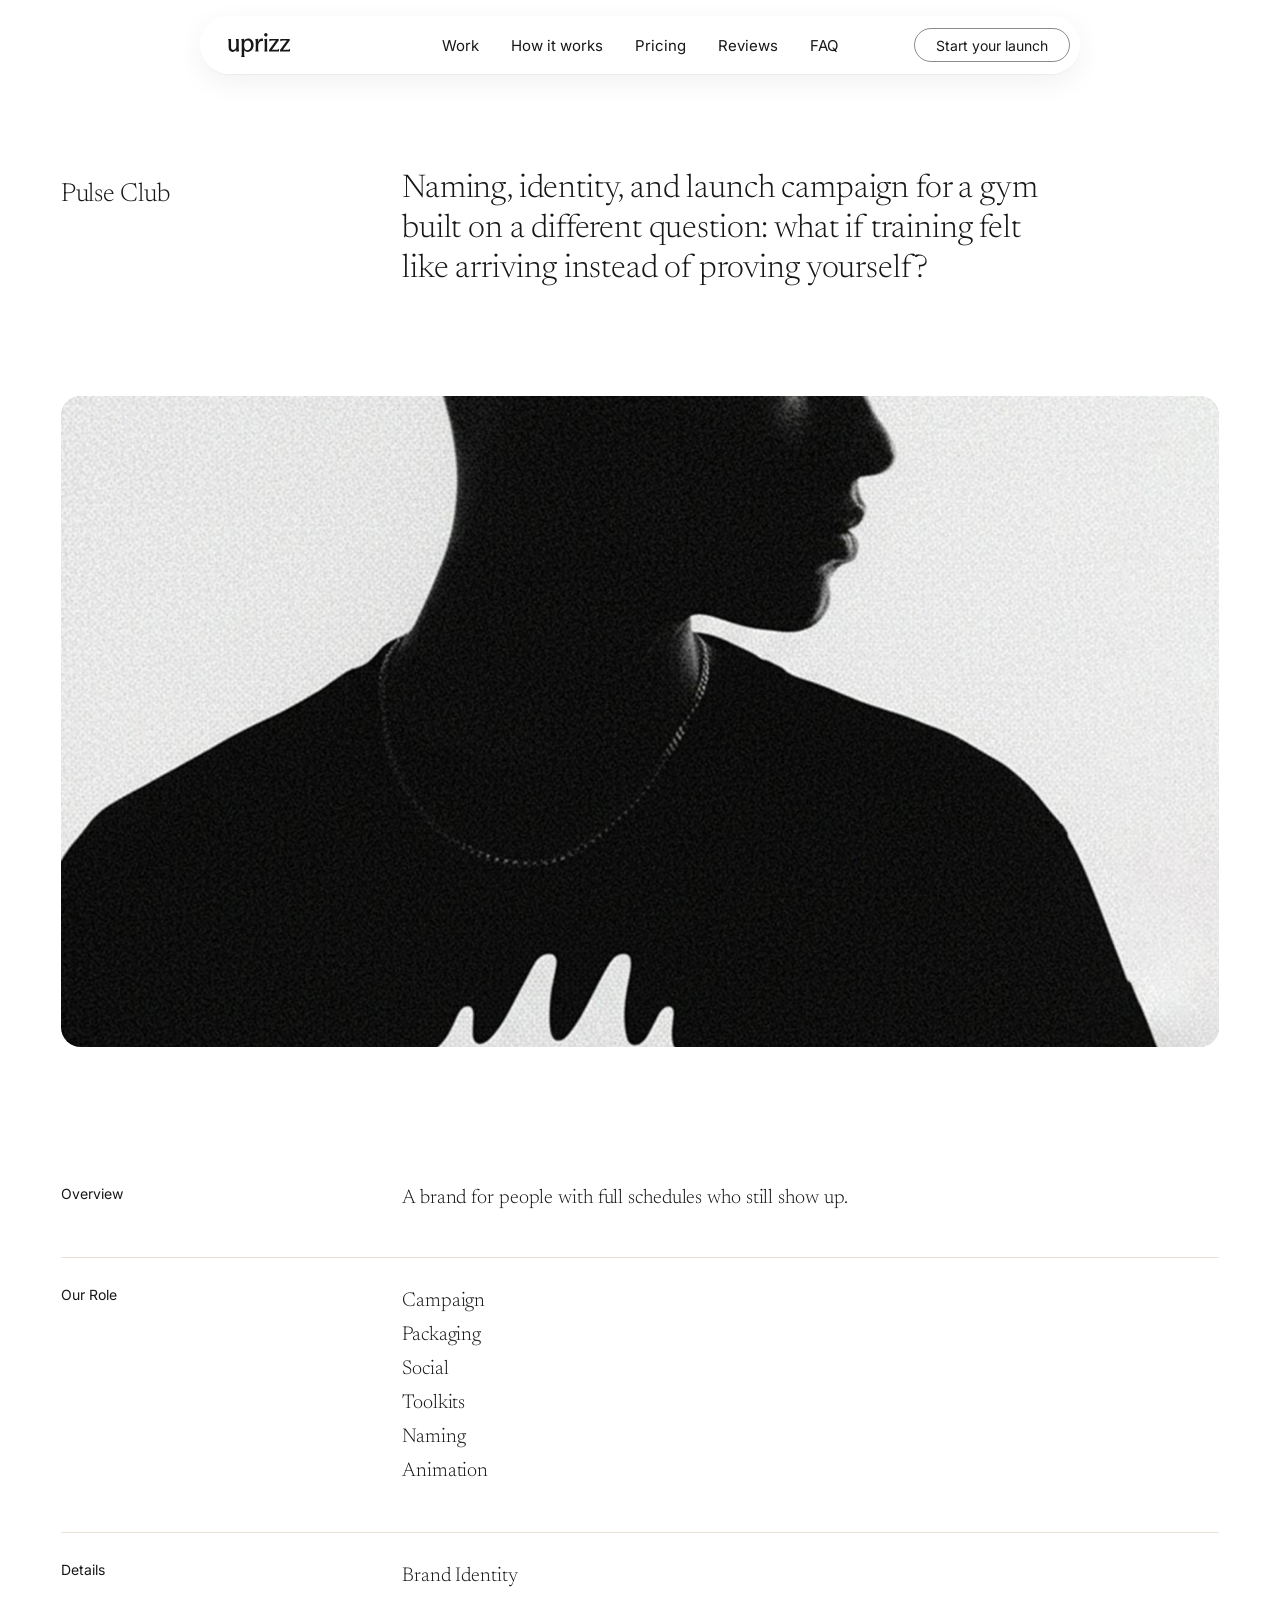
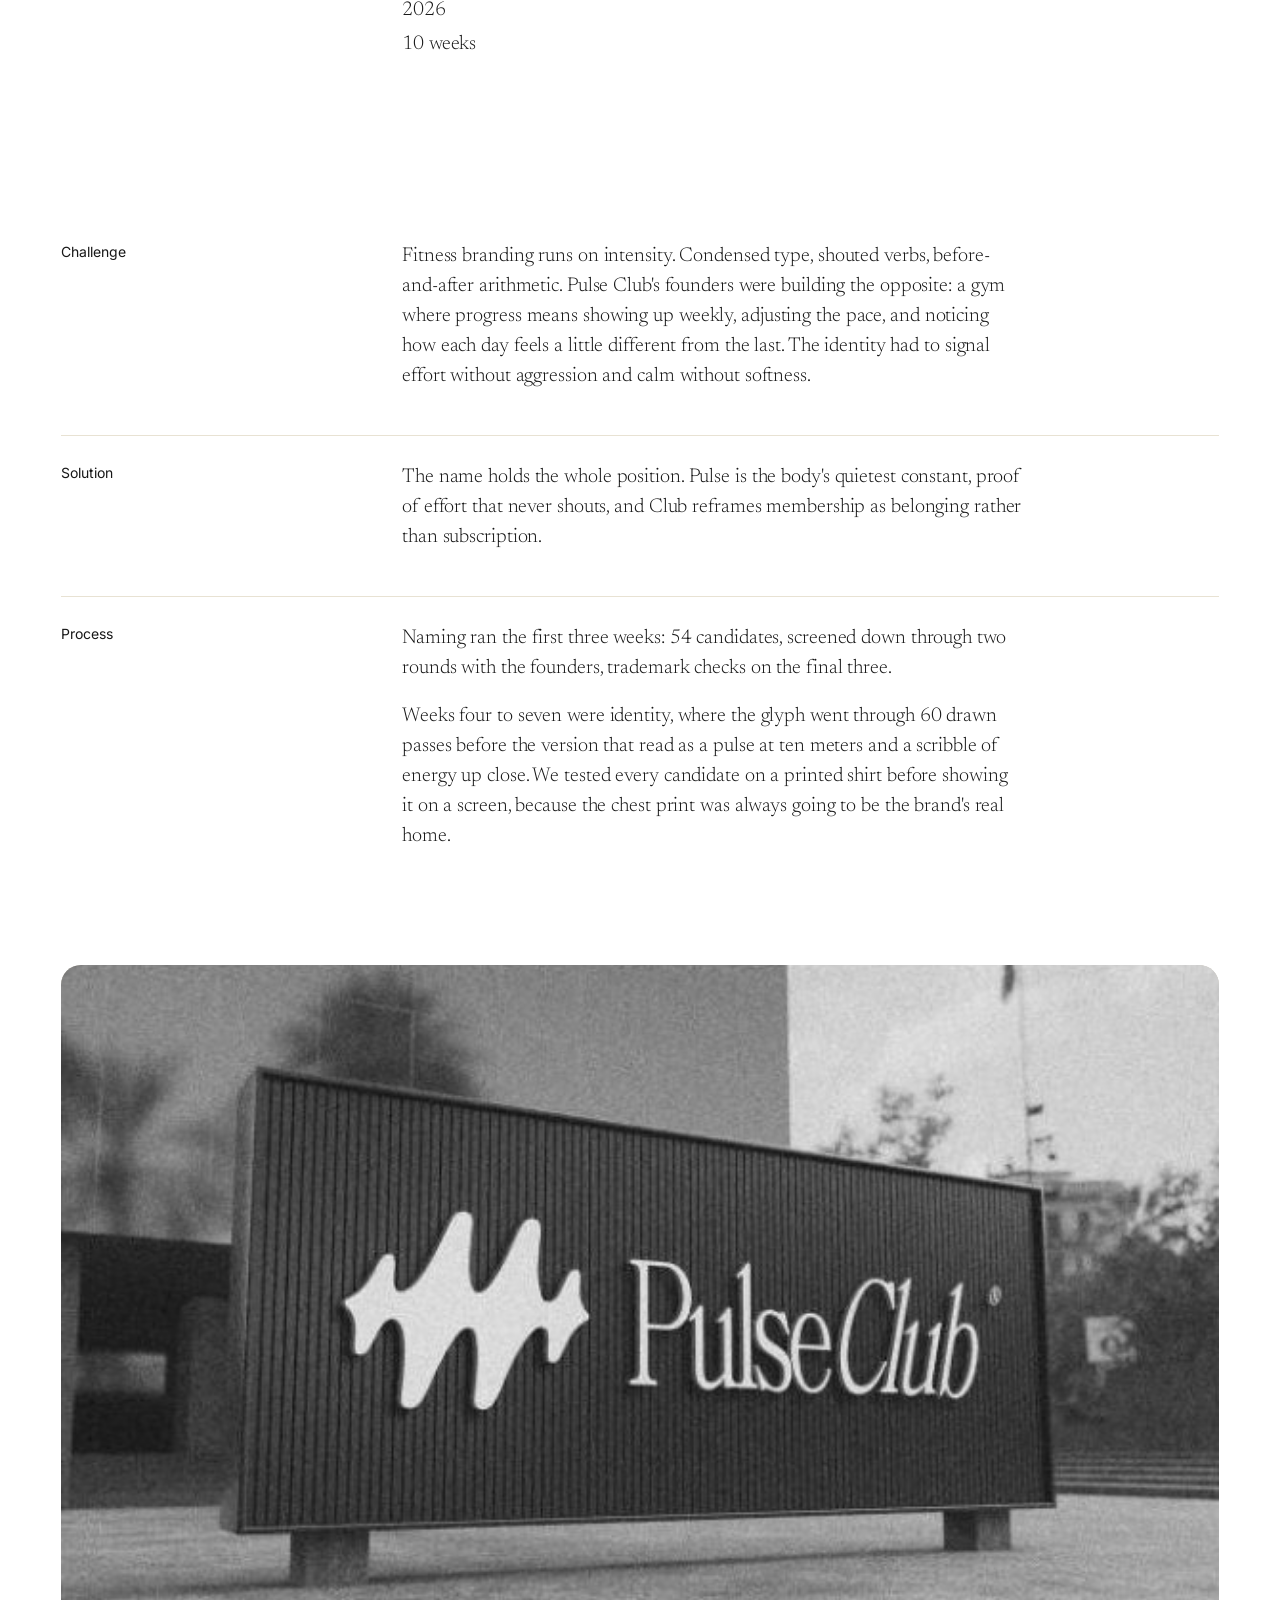
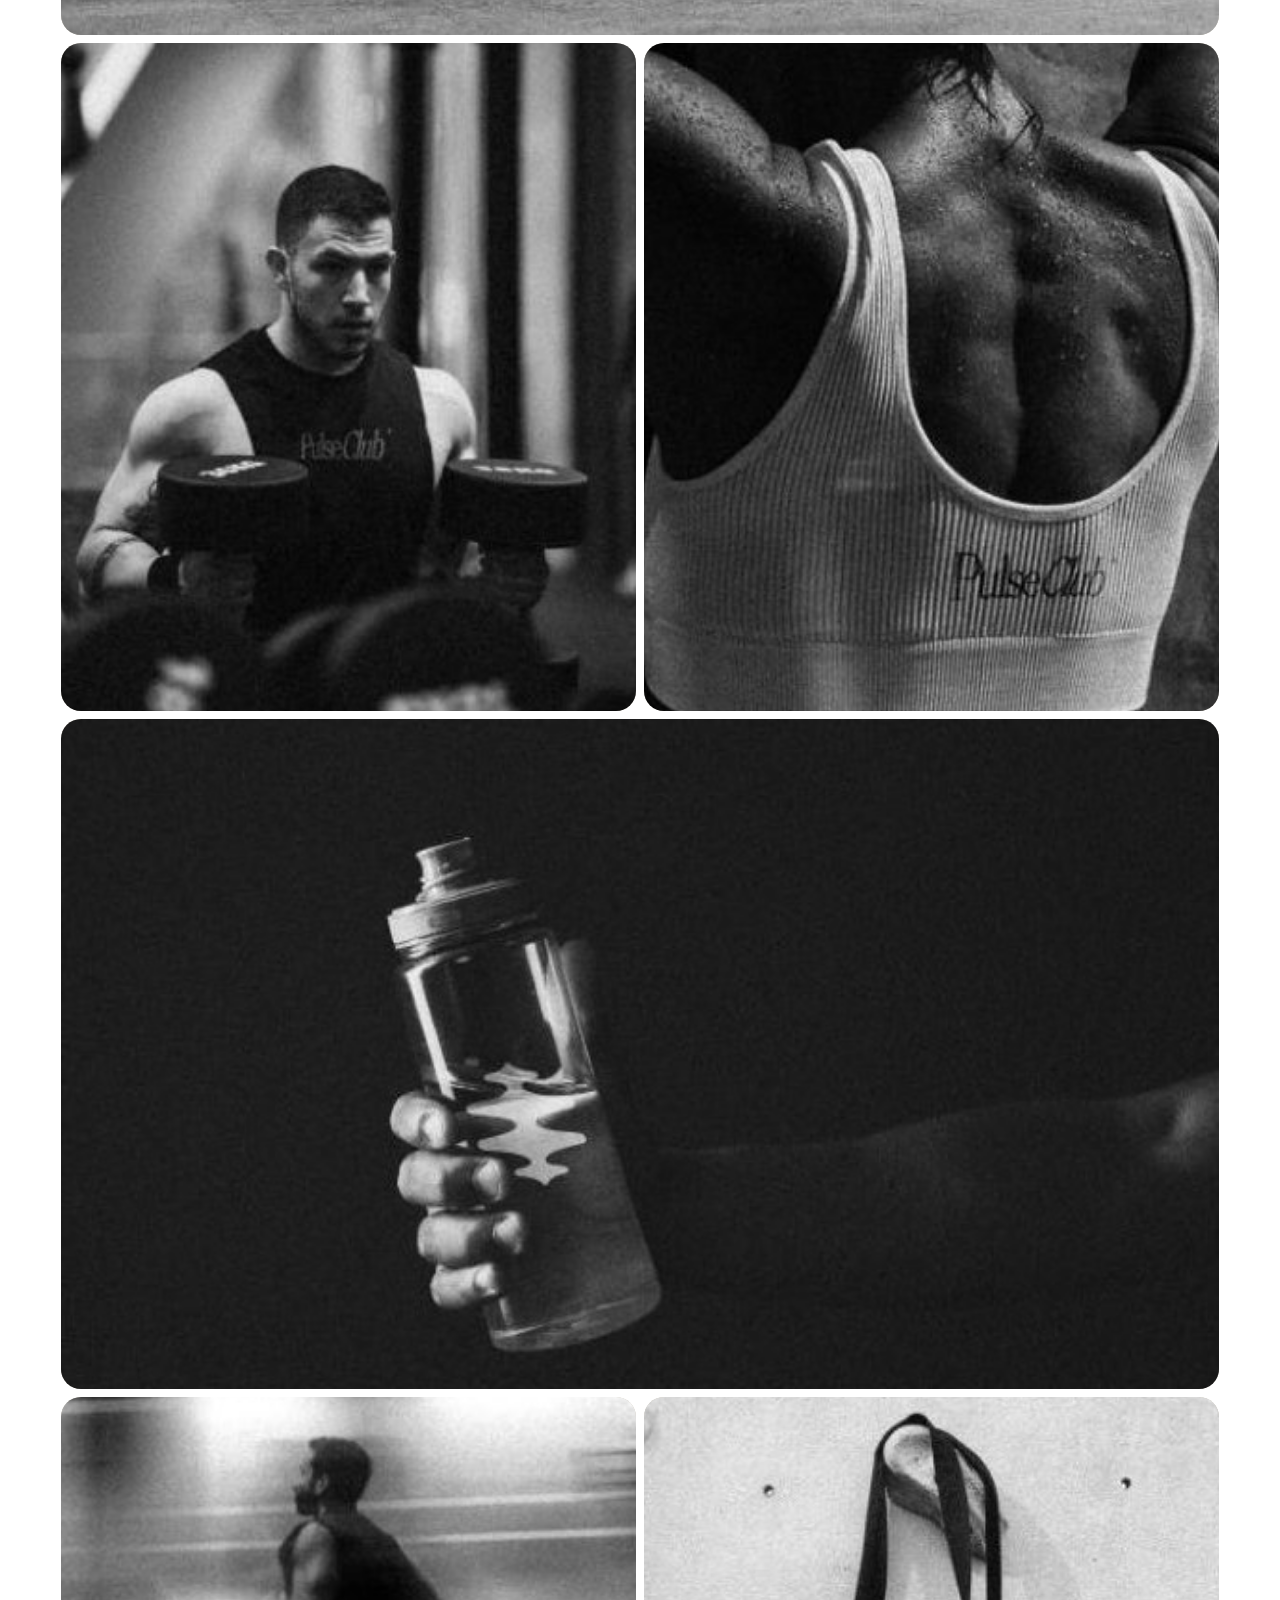
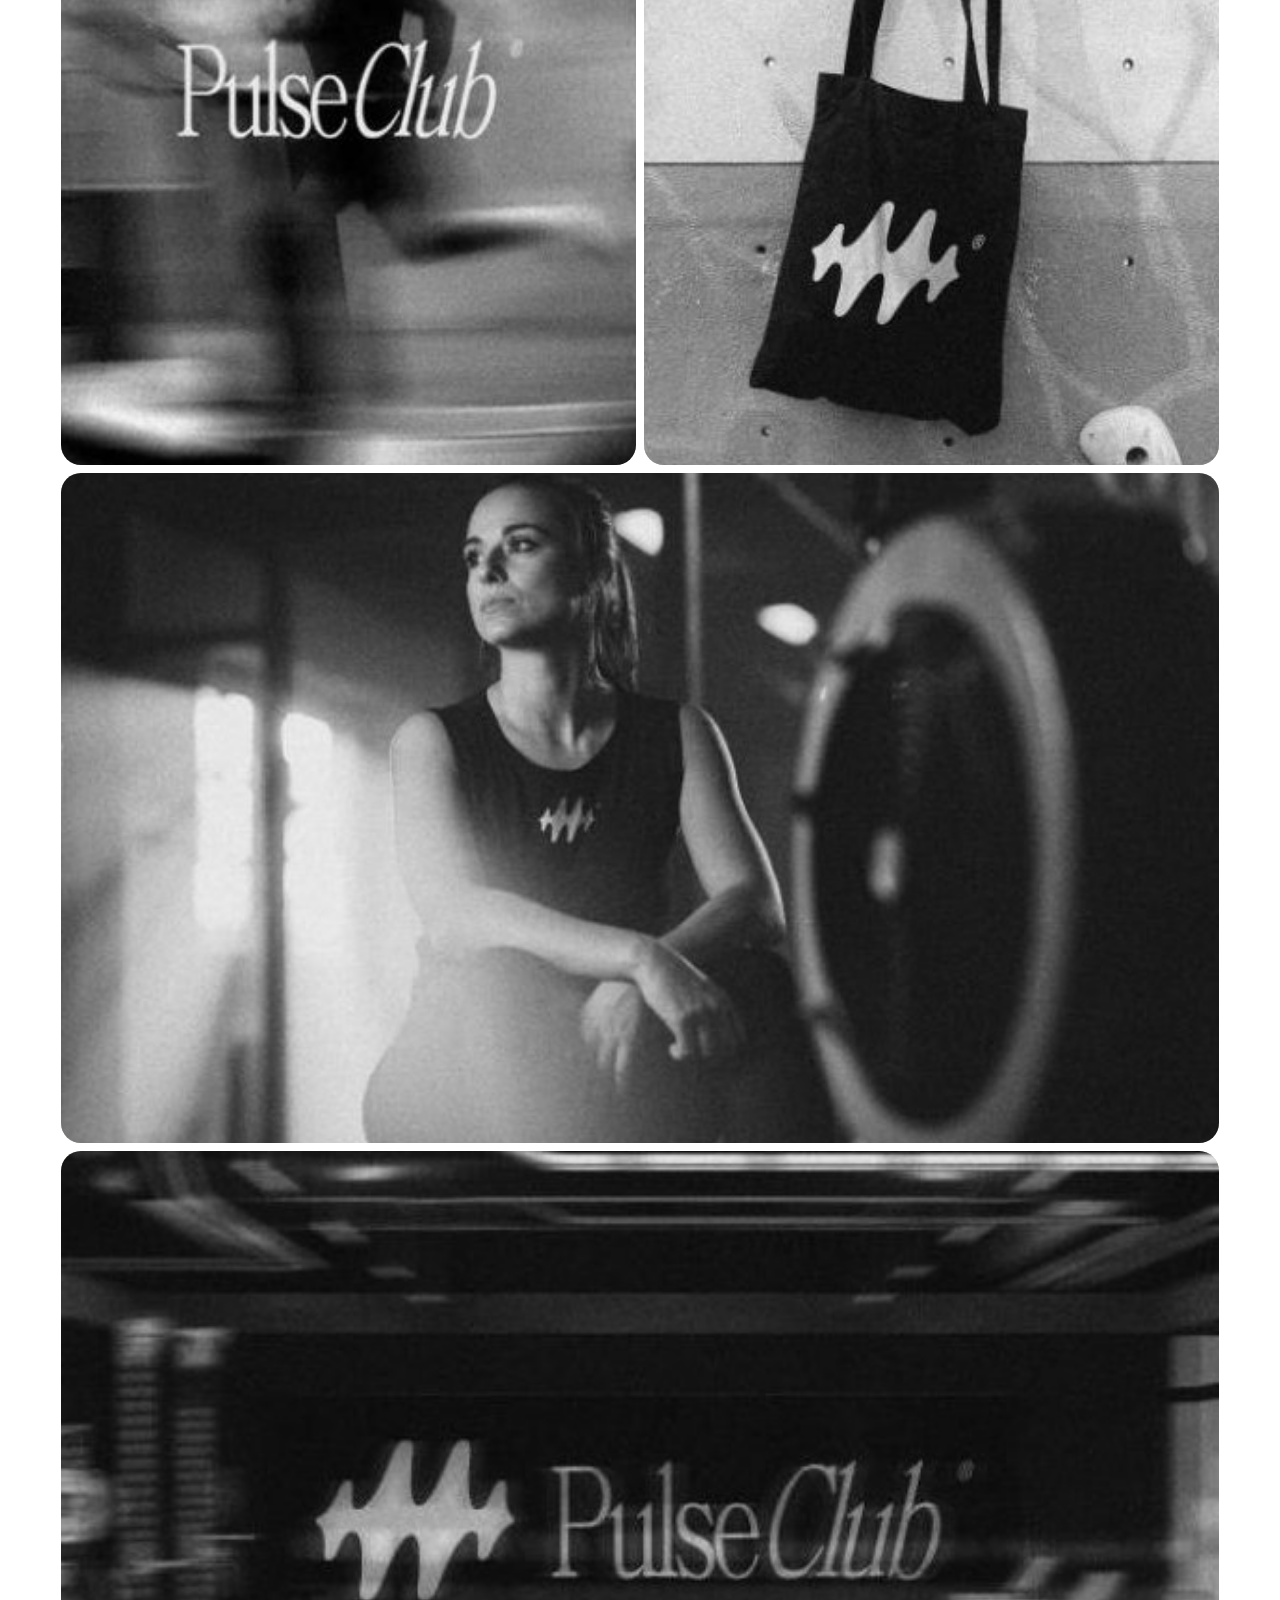
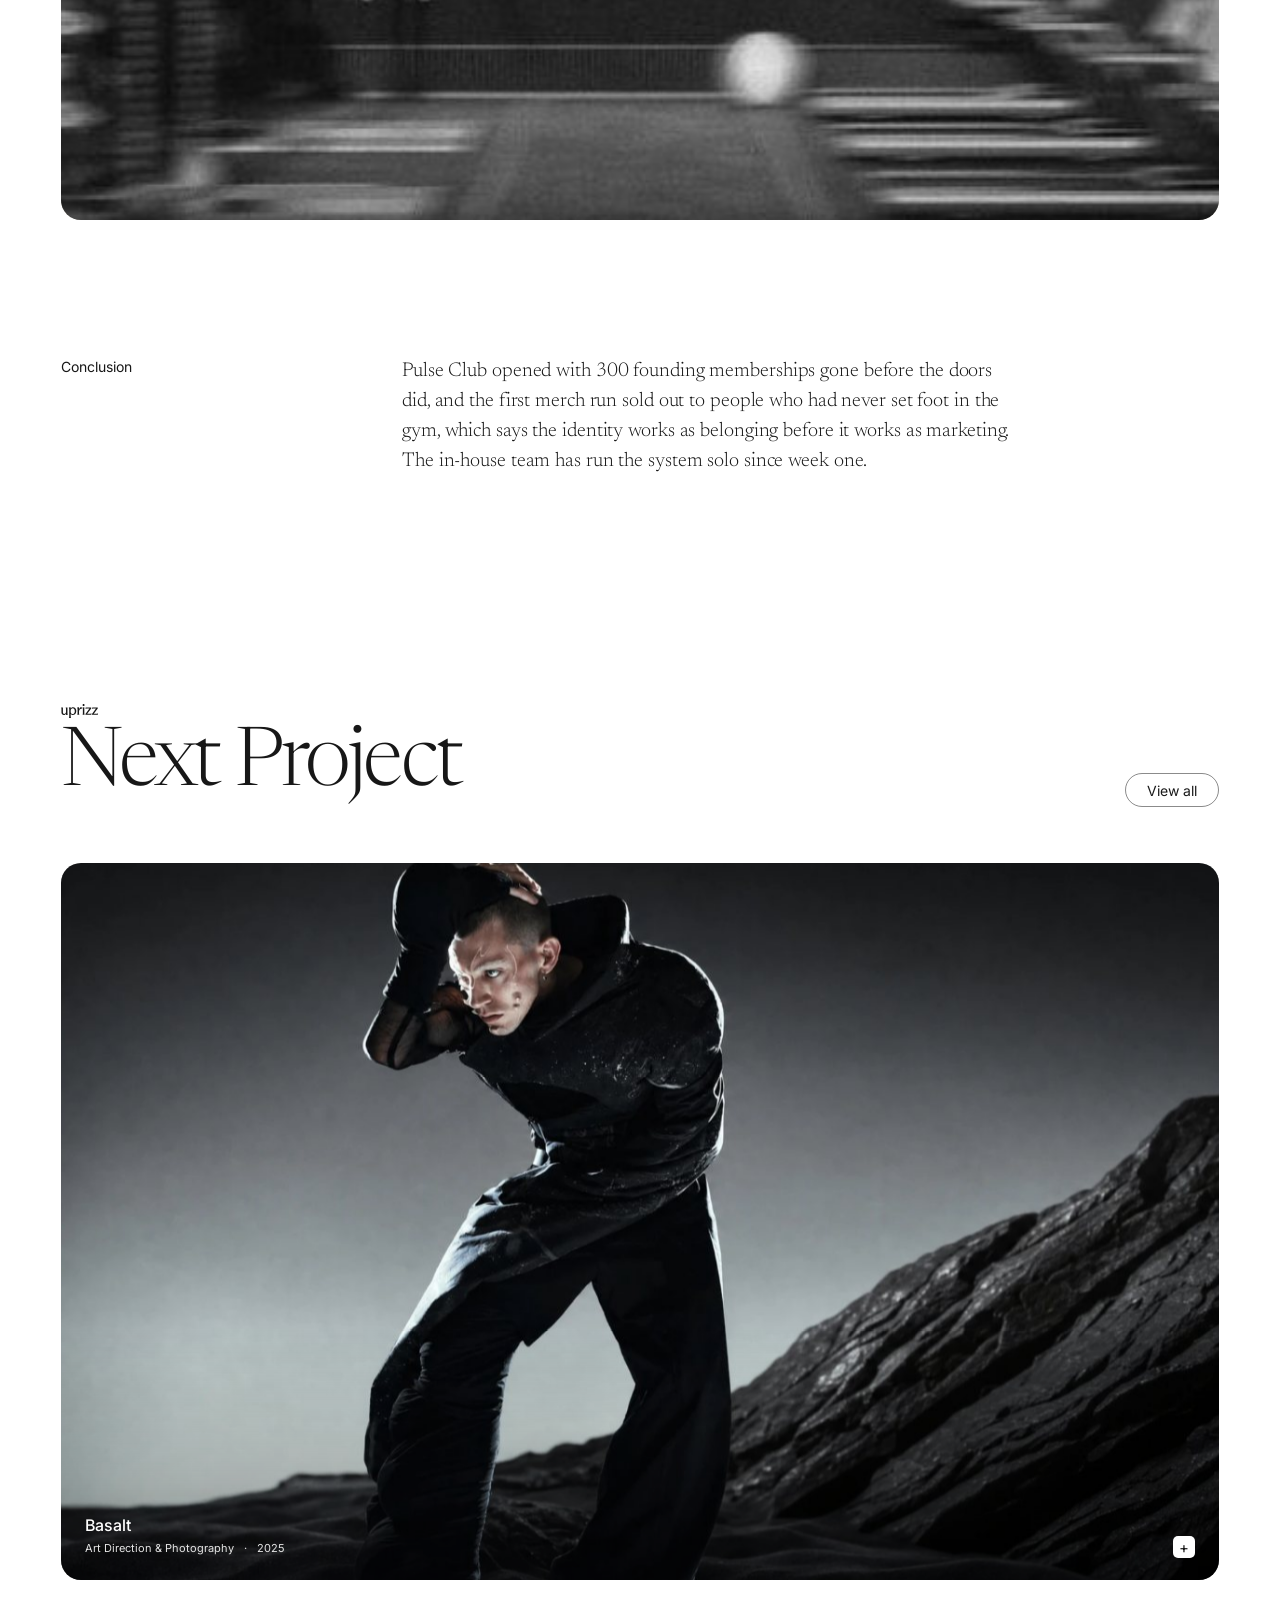
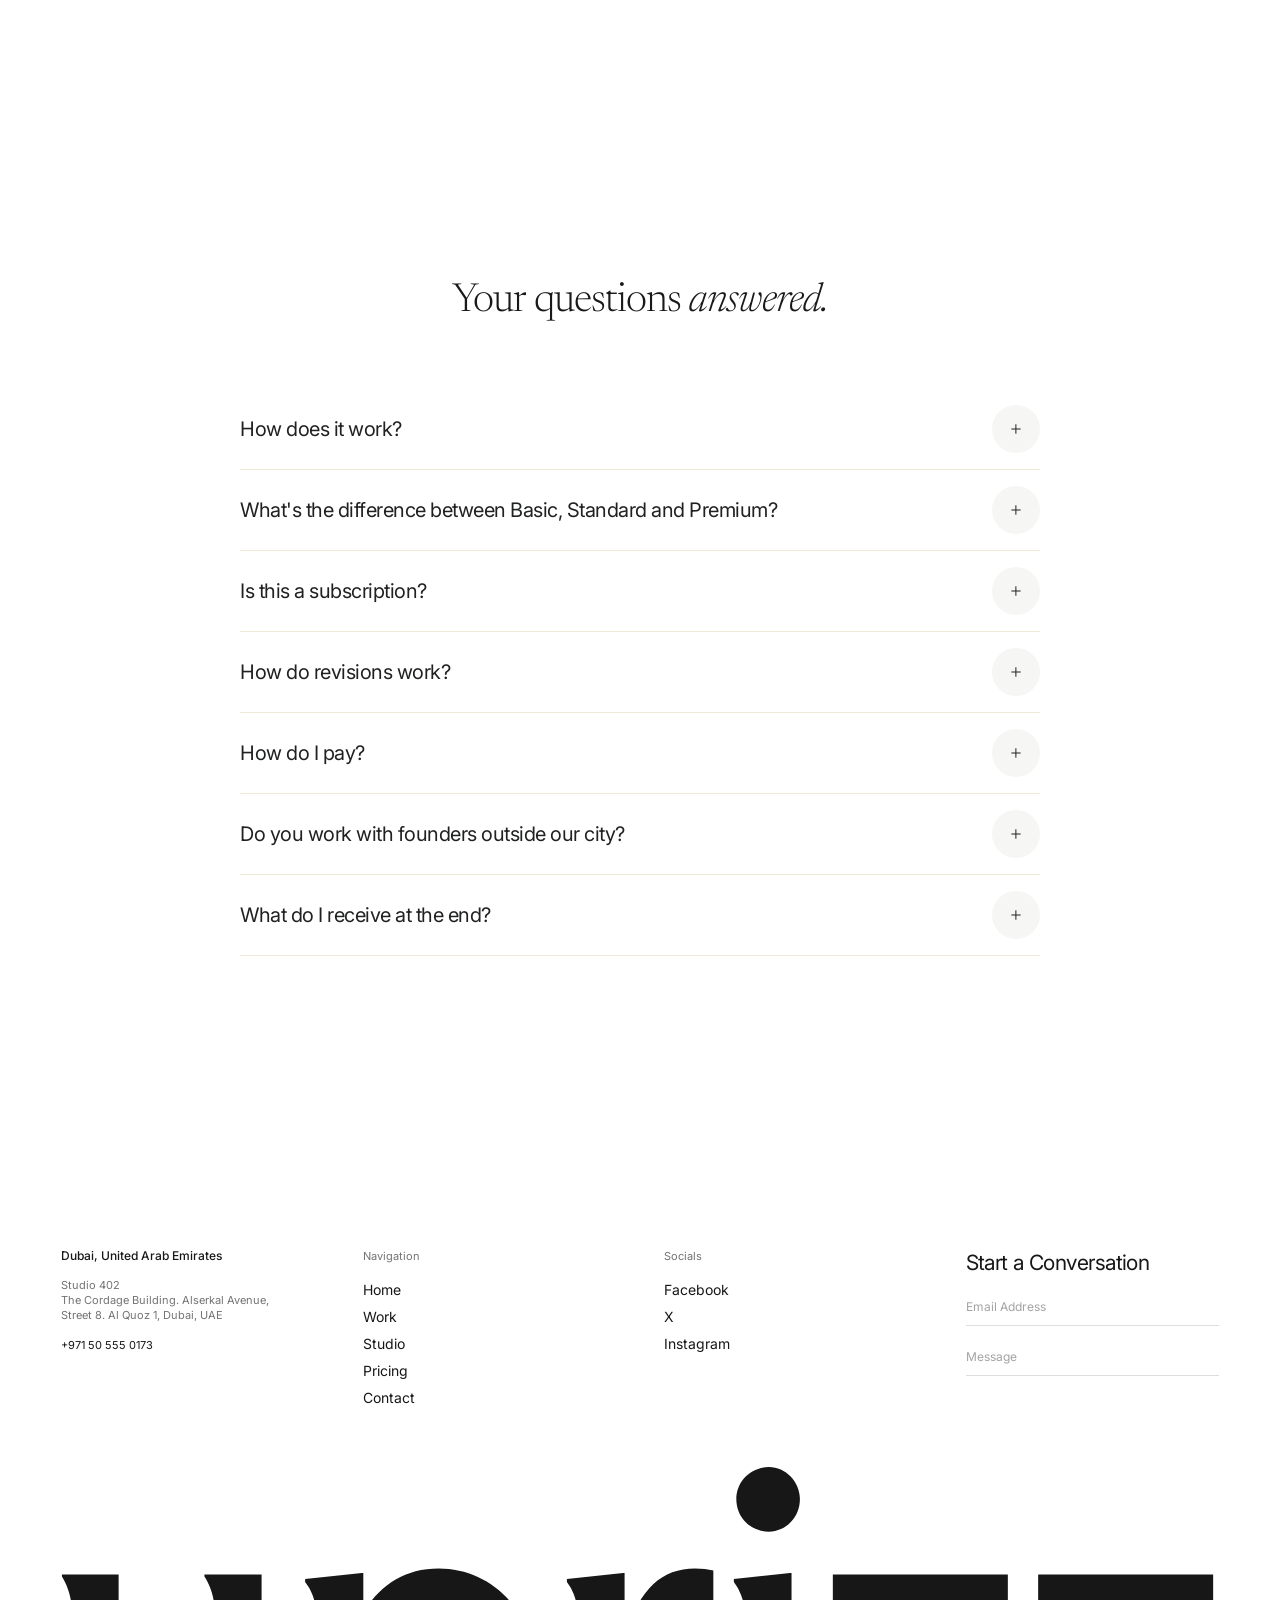
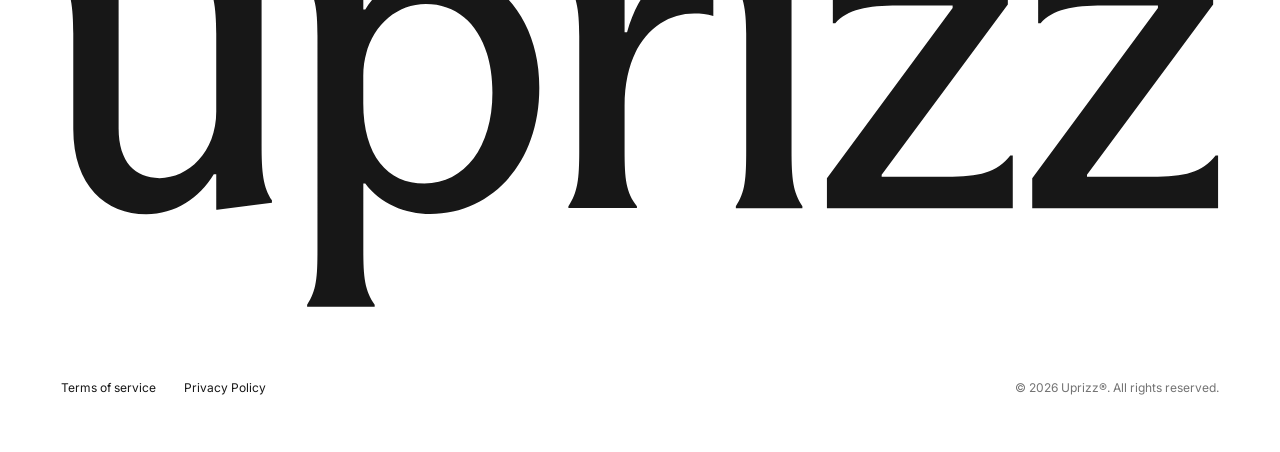
<file: projects/pulse-club/index.html>
<!DOCTYPE html>
<html lang="en">
<head>
<meta charset="UTF-8">
<meta name="viewport" content="width=device-width, initial-scale=1.0">
<script>/* Page transition into a project (styles: "Page transition" in css/style.css).
   Plays only when the page being opened is a project; every other page change stays instant.
   The picture that flew in stays on top until this project's cover photo is decoded, then hands over. */
addEventListener('pagereveal',e=>{const vt=e.viewTransition;if(!vt)return;vt.ready.catch(()=>{});vt.finished.catch(()=>{});vt.updateCallbackDone?.catch(()=>{});
  if(!location.pathname.startsWith('/projects/')){vt.skipTransition();return}
  const h=document.documentElement;h.classList.add('vt-project');vt.finished.finally(()=>h.classList.remove('vt-project'));
  const u=document.querySelector('link[rel=preload][as=image]')?.href;let done=false;
  const release=()=>{if(done)return;done=true;document.getAnimations().forEach(a=>{if(a.effect&&a.effect.pseudoElement==='::view-transition-old(pj-hero)')a.finish()})};
  vt.ready.then(()=>{if(!u)return release();const im=new Image();im.src=u;(im.decode?im.decode():Promise.resolve()).then(()=>requestAnimationFrame(()=>requestAnimationFrame(release)),release)},release)});
addEventListener('pageswap',e=>{const vt=e.viewTransition;if(vt){vt.ready.catch(()=>{});vt.finished.catch(()=>{});vt.updateCallbackDone?.catch(()=>{})}});</script>
<title>Pulse Club | Uprizz</title>
<meta name="description" content="Naming, identity, and launch campaign for a gym built on a different question: what if training felt like arriving instead of proving yourself? A brand…">
<link rel="canonical" href="https://uprizz.com/projects/pulse-club/">
<meta property="og:type" content="website"><meta property="og:site_name" content="Uprizz">
<meta property="og:title" content="Pulse Club | Uprizz"><meta property="og:description" content="Naming, identity, and launch campaign for a gym built on a different question: what if training felt like arriving instead of proving yourself? A brand…">
<meta property="og:url" content="https://uprizz.com/projects/pulse-club/"><meta property="og:image" content="https://uprizz.com/images/projects/pulse-club/cover.jpg">
<meta name="twitter:card" content="summary_large_image">
<link rel="icon" href="/favicon.ico" sizes="48x48">
<link rel="icon" type="image/svg+xml" href="/favicon.svg">
<link rel="icon" type="image/png" sizes="48x48" href="/favicon-48.png">
<link rel="icon" type="image/png" sizes="96x96" href="/favicon-96.png">
<link rel="icon" type="image/png" sizes="192x192" href="/favicon-192.png">
<link rel="apple-touch-icon" href="/apple-touch-icon.png">
<link rel="manifest" href="/site.webmanifest">
<link rel="preconnect" href="https://fonts.googleapis.com">
<link rel="preconnect" href="https://fonts.gstatic.com" crossorigin>
<link href="https://fonts.googleapis.com/css2?family=Inter:ital,wght@0,300;0,400;0,500;0,600;1,400&family=Newsreader:ital,opsz,wght@0,6..72,300;0,6..72,400;1,6..72,300&display=swap" rel="stylesheet">
<link rel="stylesheet" href="/css/style.css?v=27b87c1d">
<link rel="stylesheet" href="/css/pages.css?v=9eee1e11">
<style>
/* ---------- Uprizz logo (recolours with the text colour) ---------- */
.brandmark{display:inline-block;height:.95em;aspect-ratio:248.52/94.51;vertical-align:-.2em;background:currentColor;
  -webkit-mask:url("data:image/svg+xml,%3Csvg xmlns='http://www.w3.org/2000/svg' viewBox='51.8 46.2 248.52 94.51'%3E%3Cpath d='M54.33,102.44v-20.43c0-5.82-.53-9.21-2.44-12.28v-.42h12.18v33.03c0,7.31,3.6,10.69,8.79,10.69,6.14,0,12.18-5.51,12.18-14.29v-16.73c0-5.93-.64-9.32-2.54-12.28v-.42h12.28v36.53c0,5.93.32,9.11,2.22,11.96v.53l-11.75,1.48h-.21v-7.62h-.53c-3.18,5.19-8.26,8.58-14.51,8.58-8.68,0-15.67-6.14-15.67-18.32Z'/%3E%3Cpath d='M106.78,82.43c0-5.93-.53-8.79-2.65-11.54v-.64l12.18-1.27h.32v7.83h.42c3.49-5.4,8.68-8.79,15.78-8.79,11.86,0,21.6,9.95,21.6,25.62,0,16.62-10.69,27.1-23.4,27.1-5.4,0-10.8-2.22-13.98-6.56h-.42v14.19c0,6.03.32,8.79,2.44,11.86v.42h-14.51v-.42c2.01-3.07,2.22-5.82,2.22-11.86v-45.95ZM144.36,94.71c0-11.65-5.61-19.06-14.29-19.06-7.41,0-13.45,6.46-13.45,15.46v5.82c0,11.22,5.19,17.26,13.13,17.26,8.68,0,14.61-7.84,14.61-19.48Z'/%3E%3Cpath d='M163.01,82.53c0-6.04-.64-8.89-2.65-11.65v-.64l12.07-1.27h.32v12.71h.53c2.75-9.32,7.52-13.66,14.61-13.66,1.59,0,2.75.21,3.92.42v9.74c-1.38-.42-2.65-.53-4.13-.53-7.62,0-14.93,6.35-14.93,19.91v9.63c0,6.03.32,8.89,2.65,11.86v.42h-14.72v-.42c2.01-2.96,2.33-5.82,2.33-11.86v-24.67Z'/%3E%3Cpath d='M208.61,107.1c0,6.04.32,9,2.33,11.96v.42h-14.29v-.42c2.01-2.96,2.22-5.93,2.22-11.96v-25.09c0-5.51-.64-8.36-2.65-11.12v-.64l12.07-1.27h.32v38.12ZM196.75,53.1c0-3.71,2.96-6.88,6.99-6.88,3.6,0,6.67,3.18,6.67,6.88,0,3.92-2.96,6.99-6.67,6.99-4.02,0-6.99-3.07-6.99-6.99Z'/%3E%3Cpath d='M241.94,112.71c6.99,0,10.8-.85,13.66-4.55h.53v11.33h-39.92v-6.46l27-36.53v-.53h-11.75c-6.56,0-10.91.85-13.45,3.81h-.53v-10.48h37.59v6.46l-27.1,36.53v.42h13.98Z'/%3E%3Cpath d='M286.04,112.71c6.99,0,10.8-.85,13.66-4.55h.53v11.33h-39.92v-6.46l27-36.53v-.53h-11.75c-6.56,0-10.91.85-13.45,3.81h-.53v-10.48h37.59v6.46l-27.1,36.53v.42h13.98Z'/%3E%3C/svg%3E") center/contain no-repeat;mask:url("data:image/svg+xml,%3Csvg xmlns='http://www.w3.org/2000/svg' viewBox='51.8 46.2 248.52 94.51'%3E%3Cpath d='M54.33,102.44v-20.43c0-5.82-.53-9.21-2.44-12.28v-.42h12.18v33.03c0,7.31,3.6,10.69,8.79,10.69,6.14,0,12.18-5.51,12.18-14.29v-16.73c0-5.93-.64-9.32-2.54-12.28v-.42h12.28v36.53c0,5.93.32,9.11,2.22,11.96v.53l-11.75,1.48h-.21v-7.62h-.53c-3.18,5.19-8.26,8.58-14.51,8.58-8.68,0-15.67-6.14-15.67-18.32Z'/%3E%3Cpath d='M106.78,82.43c0-5.93-.53-8.79-2.65-11.54v-.64l12.18-1.27h.32v7.83h.42c3.49-5.4,8.68-8.79,15.78-8.79,11.86,0,21.6,9.95,21.6,25.62,0,16.62-10.69,27.1-23.4,27.1-5.4,0-10.8-2.22-13.98-6.56h-.42v14.19c0,6.03.32,8.79,2.44,11.86v.42h-14.51v-.42c2.01-3.07,2.22-5.82,2.22-11.86v-45.95ZM144.36,94.71c0-11.65-5.61-19.06-14.29-19.06-7.41,0-13.45,6.46-13.45,15.46v5.82c0,11.22,5.19,17.26,13.13,17.26,8.68,0,14.61-7.84,14.61-19.48Z'/%3E%3Cpath d='M163.01,82.53c0-6.04-.64-8.89-2.65-11.65v-.64l12.07-1.27h.32v12.71h.53c2.75-9.32,7.52-13.66,14.61-13.66,1.59,0,2.75.21,3.92.42v9.74c-1.38-.42-2.65-.53-4.13-.53-7.62,0-14.93,6.35-14.93,19.91v9.63c0,6.03.32,8.89,2.65,11.86v.42h-14.72v-.42c2.01-2.96,2.33-5.82,2.33-11.86v-24.67Z'/%3E%3Cpath d='M208.61,107.1c0,6.04.32,9,2.33,11.96v.42h-14.29v-.42c2.01-2.96,2.22-5.93,2.22-11.96v-25.09c0-5.51-.64-8.36-2.65-11.12v-.64l12.07-1.27h.32v38.12ZM196.75,53.1c0-3.71,2.96-6.88,6.99-6.88,3.6,0,6.67,3.18,6.67,6.88,0,3.92-2.96,6.99-6.67,6.99-4.02,0-6.99-3.07-6.99-6.99Z'/%3E%3Cpath d='M241.94,112.71c6.99,0,10.8-.85,13.66-4.55h.53v11.33h-39.92v-6.46l27-36.53v-.53h-11.75c-6.56,0-10.91.85-13.45,3.81h-.53v-10.48h37.59v6.46l-27.1,36.53v.42h13.98Z'/%3E%3Cpath d='M286.04,112.71c6.99,0,10.8-.85,13.66-4.55h.53v11.33h-39.92v-6.46l27-36.53v-.53h-11.75c-6.56,0-10.91.85-13.45,3.81h-.53v-10.48h37.59v6.46l-27.1,36.53v.42h13.98Z'/%3E%3C/svg%3E") center/contain no-repeat}
.wordmark .brandmark.big{display:block;width:100%;height:auto;vertical-align:top}
</style>
<link rel="preload" as="image" href="/images/projects/pulse-club/cover.jpg" fetchpriority="high">
</head>
<body class="page">
<svg width="0" height="0" style="position:absolute" aria-hidden="true">
  <filter id="grain"><feTurbulence type="fractalNoise" baseFrequency="1.4" numOctaves="2" result="n"/><feColorMatrix type="saturate" values="0"/><feComposite in="SourceGraphic" in2="n" operator="arithmetic" k1="1.3" k2="0" k3="0" k4="0"/></filter>
</svg>
<nav class="nav" id="nav" aria-label="Main">
  <a href="/" class="logo" aria-label="Uprizz, back to the homepage"><span class="brandmark" role="img" aria-label="Uprizz"></span></a>
  <div class="nav-links"><a href="/work/">Work</a><a href="/#process">How it works</a><a href="/#pricing">Pricing</a><a href="/#testimonials">Reviews</a><a href="/#faq">FAQ</a></div>
  <!-- CMS:navmeta -->
<div class="nav-meta">
      <div><h6>Socials</h6><a href="#">Facebook</a><br><a href="#">X</a><br><a href="#">Instagram</a></div>
      <div><h6>Contacts</h6>+971 50 555 0173<br><u><a href="mailto:altastudio@gmail.com">altastudio@gmail.com</a></u></div>
    </div>
    <a href="/#pricing" class="btn btn--outline nav-cta">Start your launch</a>
<!-- /CMS:navmeta -->
  <button type="button" class="nav-burger" id="navToggle" aria-label="Open menu" aria-expanded="false"><span class="grid-ic"><i></i><i></i><i></i><i></i></span></button>
</nav>
<main>
<section class="pj-top">
  <div class="pj-head">
    <div class="pj-client">Pulse Club</div>
    <h1>Naming, identity, and launch campaign for a gym built on a different question: what if training felt like arriving instead of proving yourself?</h1>
  </div>
  <div class="pj-cover"><div class="img" style="background-image:url(/images/projects/pulse-club/cover.jpg)"></div></div>
</section>

<section class="pj-rows">
  <div class="pj-r fade"><h2 class="pj-l">Overview</h2><div class="pj-c"><p>A brand for people with full schedules who still show up.</p></div></div>
  <div class="pj-r line fade"><h3 class="pj-l">Our Role</h3><div class="pj-c"><ul class="pj-list"><li>Campaign</li><li>Packaging</li><li>Social</li><li>Toolkits</li><li>Naming</li><li>Animation</li></ul></div></div>
  <div class="pj-r line fade"><h3 class="pj-l">Details</h3><div class="pj-c"><ul class="pj-list"><li>Brand Identity</li><li>2026</li><li>10 weeks</li></ul></div></div>
</section>

<section class="pj-rows">
  <div class="pj-r fade"><h3 class="pj-l">Challenge</h3><div class="pj-c"><p>Fitness branding runs on intensity. Condensed type, shouted verbs, before-and-after arithmetic. Pulse Club&#x27;s founders were building the opposite: a gym where progress means showing up weekly, adjusting the pace, and noticing how each day feels a little different from the last. The identity had to signal effort without aggression and calm without softness.</p></div></div>
  <div class="pj-r line fade"><h3 class="pj-l">Solution</h3><div class="pj-c"><p>The name holds the whole position. Pulse is the body&#x27;s quietest constant, proof of effort that never shouts, and Club reframes membership as belonging rather than subscription.</p></div></div>
  <div class="pj-r line fade"><h3 class="pj-l">Process</h3><div class="pj-c"><p>Naming ran the first three weeks: 54 candidates, screened down through two rounds with the founders, trademark checks on the final three.</p><p>Weeks four to seven were identity, where the glyph went through 60 drawn passes before the version that read as a pulse at ten meters and a scribble of energy up close. We tested every candidate on a printed shirt before showing it on a screen, because the chest print was always going to be the brand&#x27;s real home.</p></div></div>
</section>

<section class="pj-gal">
  <div class="g full fade"><div class="img par" style="background-image:url(/images/projects/pulse-club/01.jpg)"></div></div>
  <div class="g half tall fade"><div class="img par" style="background-image:url(/images/projects/pulse-club/02.jpg)"></div></div>
  <div class="g half tall fade"><div class="img par" style="background-image:url(/images/projects/pulse-club/03.jpg)"></div></div>
  <div class="g full fade"><div class="img par" style="background-image:url(/images/projects/pulse-club/04.jpg)"></div></div>
  <div class="g half tall fade"><div class="img par" style="background-image:url(/images/projects/pulse-club/05.jpg)"></div></div>
  <div class="g half tall fade"><div class="img par" style="background-image:url(/images/projects/pulse-club/06.jpg)"></div></div>
  <div class="g full fade"><div class="img par" style="background-image:url(/images/projects/pulse-club/07.jpg)"></div></div>
  <div class="g full fade"><div class="img par" style="background-image:url(/images/projects/pulse-club/08.jpg)"></div></div>
</section>

<section class="pj-rows">
  <div class="pj-r fade"><h3 class="pj-l">Conclusion</h3><div class="pj-c"><p>Pulse Club opened with 300 founding memberships gone before the doors did, and the first merch run sold out to people who had never set foot in the gym, which says the identity works as belonging before it works as marketing. The in-house team has run the system solo since week one.</p></div></div>
</section>

<section class="pj-next">
  <div class="top">
    <div><span class="brandmark" role="img" aria-label="Uprizz"></span><h2>Next Project</h2></div>
    <a href="/work/" class="btn btn--outline">View all</a>
  </div>
  <a class="wk-card fade" href="/projects/basalt/" data-tags="campaign social" data-name="basalt"><div class="img par" style="background-image:url(/images/projects/basalt/cover.jpg)"></div><div class="meta"><div><b>Basalt</b><small><span>Art Direction &amp; Photography</span><span>·</span><span>2025</span></small></div><span class="plus">+</span></div></a>
</section>
<!-- FAQ:START (shared with every page) -->
<!-- CMS:faq -->
<section class="sec faq" id="faq">
  <div class="shead"><h2 class="h2 reveal">Your questions <em>answered.</em></h2></div>
  <div class="qs" id="faqList">
    <div class="q fade"><button type="button" class="q-top" aria-expanded="false" aria-controls="faq-a0" id="faq-q0"><span class="q-title">How does it work?</span><span class="q-icon"><svg viewBox="0 0 20 20" aria-hidden="true"><path d="M10.6211 9.5H14.6289V10.5H10.6211V14.6289H9.62109V10.5H5.37109V9.5H9.62109V5.37109H10.6211V9.5Z"/></svg></span></button><div class="q-bottom" id="faq-a0" role="region" aria-labelledby="faq-q0"><div class="q-wrap"><div class="q-content"><p>Pick a package and pay once, right on the site. Then fill in a short brief about your business, your audience and the feel you want. Our designers review it and get back to you within 24 hours, and you receive your files on the delivery date of your package.</p></div></div></div></div>
    <div class="q fade"><button type="button" class="q-top" aria-expanded="false" aria-controls="faq-a1" id="faq-q1"><span class="q-title">What&#x27;s the difference between Basic, Standard and Premium?</span><span class="q-icon"><svg viewBox="0 0 20 20" aria-hidden="true"><path d="M10.6211 9.5H14.6289V10.5H10.6211V14.6289H9.62109V10.5H5.37109V9.5H9.62109V5.37109H10.6211V9.5Z"/></svg></span></button><div class="q-bottom" id="faq-a1" role="region" aria-labelledby="faq-q1"><div class="q-wrap"><div class="q-content"><p>Basic gets you a professional logo: one concept, every file format you need and two revisions, delivered in 2 days. Standard is a complete brand: three logo concepts, brand guidelines, social media, ad and email designs, packaging and brand assets, delivered in 5 business days. Premium is everything in Standard plus a live website.</p></div></div></div></div>
    <div class="q fade"><button type="button" class="q-top" aria-expanded="false" aria-controls="faq-a2" id="faq-q2"><span class="q-title">Is this a subscription?</span><span class="q-icon"><svg viewBox="0 0 20 20" aria-hidden="true"><path d="M10.6211 9.5H14.6289V10.5H10.6211V14.6289H9.62109V10.5H5.37109V9.5H9.62109V5.37109H10.6211V9.5Z"/></svg></span></button><div class="q-bottom" id="faq-a2" role="region" aria-labelledby="faq-q2"><div class="q-wrap"><div class="q-content"><p>No. You pay once for your package. There are no monthly fees, no hidden costs and nothing to cancel.</p></div></div></div></div>
    <div class="q fade"><button type="button" class="q-top" aria-expanded="false" aria-controls="faq-a3" id="faq-q3"><span class="q-title">How do revisions work?</span><span class="q-icon"><svg viewBox="0 0 20 20" aria-hidden="true"><path d="M10.6211 9.5H14.6289V10.5H10.6211V14.6289H9.62109V10.5H5.37109V9.5H9.62109V5.37109H10.6211V9.5Z"/></svg></span></button><div class="q-bottom" id="faq-a3" role="region" aria-labelledby="faq-q3"><div class="q-wrap"><div class="q-content"><p>Basic includes 2 rounds of revisions. Standard and Premium include unlimited revisions to refine the concept you choose, so we keep going until it feels right.</p></div></div></div></div>
    <div class="q fade"><button type="button" class="q-top" aria-expanded="false" aria-controls="faq-a4" id="faq-q4"><span class="q-title">How do I pay?</span><span class="q-icon"><svg viewBox="0 0 20 20" aria-hidden="true"><path d="M10.6211 9.5H14.6289V10.5H10.6211V14.6289H9.62109V10.5H5.37109V9.5H9.62109V5.37109H10.6211V9.5Z"/></svg></span></button><div class="q-bottom" id="faq-a4" role="region" aria-labelledby="faq-q4"><div class="q-wrap"><div class="q-content"><p>By card or PayPal on our secure checkout, without leaving the site. Prefer a bank transfer? Email heyuprizz@gmail.com and we&#x27;ll send you an invoice.</p></div></div></div></div>
    <div class="q fade"><button type="button" class="q-top" aria-expanded="false" aria-controls="faq-a5" id="faq-q5"><span class="q-title">Do you work with founders outside our city?</span><span class="q-icon"><svg viewBox="0 0 20 20" aria-hidden="true"><path d="M10.6211 9.5H14.6289V10.5H10.6211V14.6289H9.62109V10.5H5.37109V9.5H9.62109V5.37109H10.6211V9.5Z"/></svg></span></button><div class="q-bottom" id="faq-a5" role="region" aria-labelledby="faq-q5"><div class="q-wrap"><div class="q-content"><p>Yes. Everything runs online, so we work with founders anywhere. You send your brief, we share the designs and your feedback, and you receive all files digitally.</p></div></div></div></div>
    <div class="q fade"><button type="button" class="q-top" aria-expanded="false" aria-controls="faq-a6" id="faq-q6"><span class="q-title">What do I receive at the end?</span><span class="q-icon"><svg viewBox="0 0 20 20" aria-hidden="true"><path d="M10.6211 9.5H14.6289V10.5H10.6211V14.6289H9.62109V10.5H5.37109V9.5H9.62109V5.37109H10.6211V9.5Z"/></svg></span></button><div class="q-bottom" id="faq-a6" role="region" aria-labelledby="faq-q6"><div class="q-wrap"><div class="q-content"><p>Every file you need to use your brand straight away: your logo with a transparent background, vector and source files, and print-ready files. Standard and Premium also include your brand guidelines and all the designs listed in your package. Everything is yours to keep.</p></div></div></div></div>
  </div>
</section>
<!-- /CMS:faq -->
<!-- FAQ:END -->
</main>
<footer class="sec footer" id="contact">
  <div class="f-top fade">
    <div class="f-addr">
      <h6>Dubai, United Arab Emirates</h6>
      <p>Studio 402<br>The Cordage Building. Alserkal Avenue,<br>Street 8. Al Quoz 1, Dubai, UAE</p>
      <b>+971 50 555 0173</b>
    </div>
    <div><div class="t">Navigation</div><ul>
      <li><a href="/"><span class="roll"><span data-t="Home">Home</span></span></a></li>
      <li><a href="/work/"><span class="roll"><span data-t="Work">Work</span></span></a></li>
      <li><a href="/#process"><span class="roll"><span data-t="Studio">Studio</span></span></a></li>
      <li><a href="/pricing/"><span class="roll"><span data-t="Pricing">Pricing</span></span></a></li>
      <li><a href="#contact"><span class="roll"><span data-t="Contact">Contact</span></span></a></li>
    </ul></div>
    <div><div class="t">Socials</div><ul>
      <li><a href="#"><span class="roll"><span data-t="Facebook">Facebook</span></span></a></li>
      <li><a href="#"><span class="roll"><span data-t="X">X</span></span></a></li>
      <li><a href="#"><span class="roll"><span data-t="Instagram">Instagram</span></span></a></li>
    </ul></div>
    <form class="f-form" id="contactForm">
      <h3>Start a Conversation</h3>
      <label class="field"><span class="sr">Email address</span><input type="email" placeholder="Email Address" required></label>
      <label class="field"><span class="sr">Message</span><input placeholder="Message" required><button class="dot" type="submit" aria-label="Send message"><svg viewBox="0 0 14 14" aria-hidden="true"><path d="M2 7h10M8 3l4 4-4 4"/></svg></button></label>
      <span class="toast" id="contactToast">Thanks, we'll be in touch.</span>
    </form>
  </div>
  <div class="wordmark" id="wordmark"><span><span class="brandmark big" role="img" aria-label="Uprizz"></span></span></div>
  <div class="legal"><div><a href="#">Terms of service</a><a href="#">Privacy Policy</a></div><span>© 2026 Uprizz®. All rights reserved.</span></div>
</footer>
<script src="/js/main.js?v=c7fdf1c4"></script>
</body>
</html>
</file>
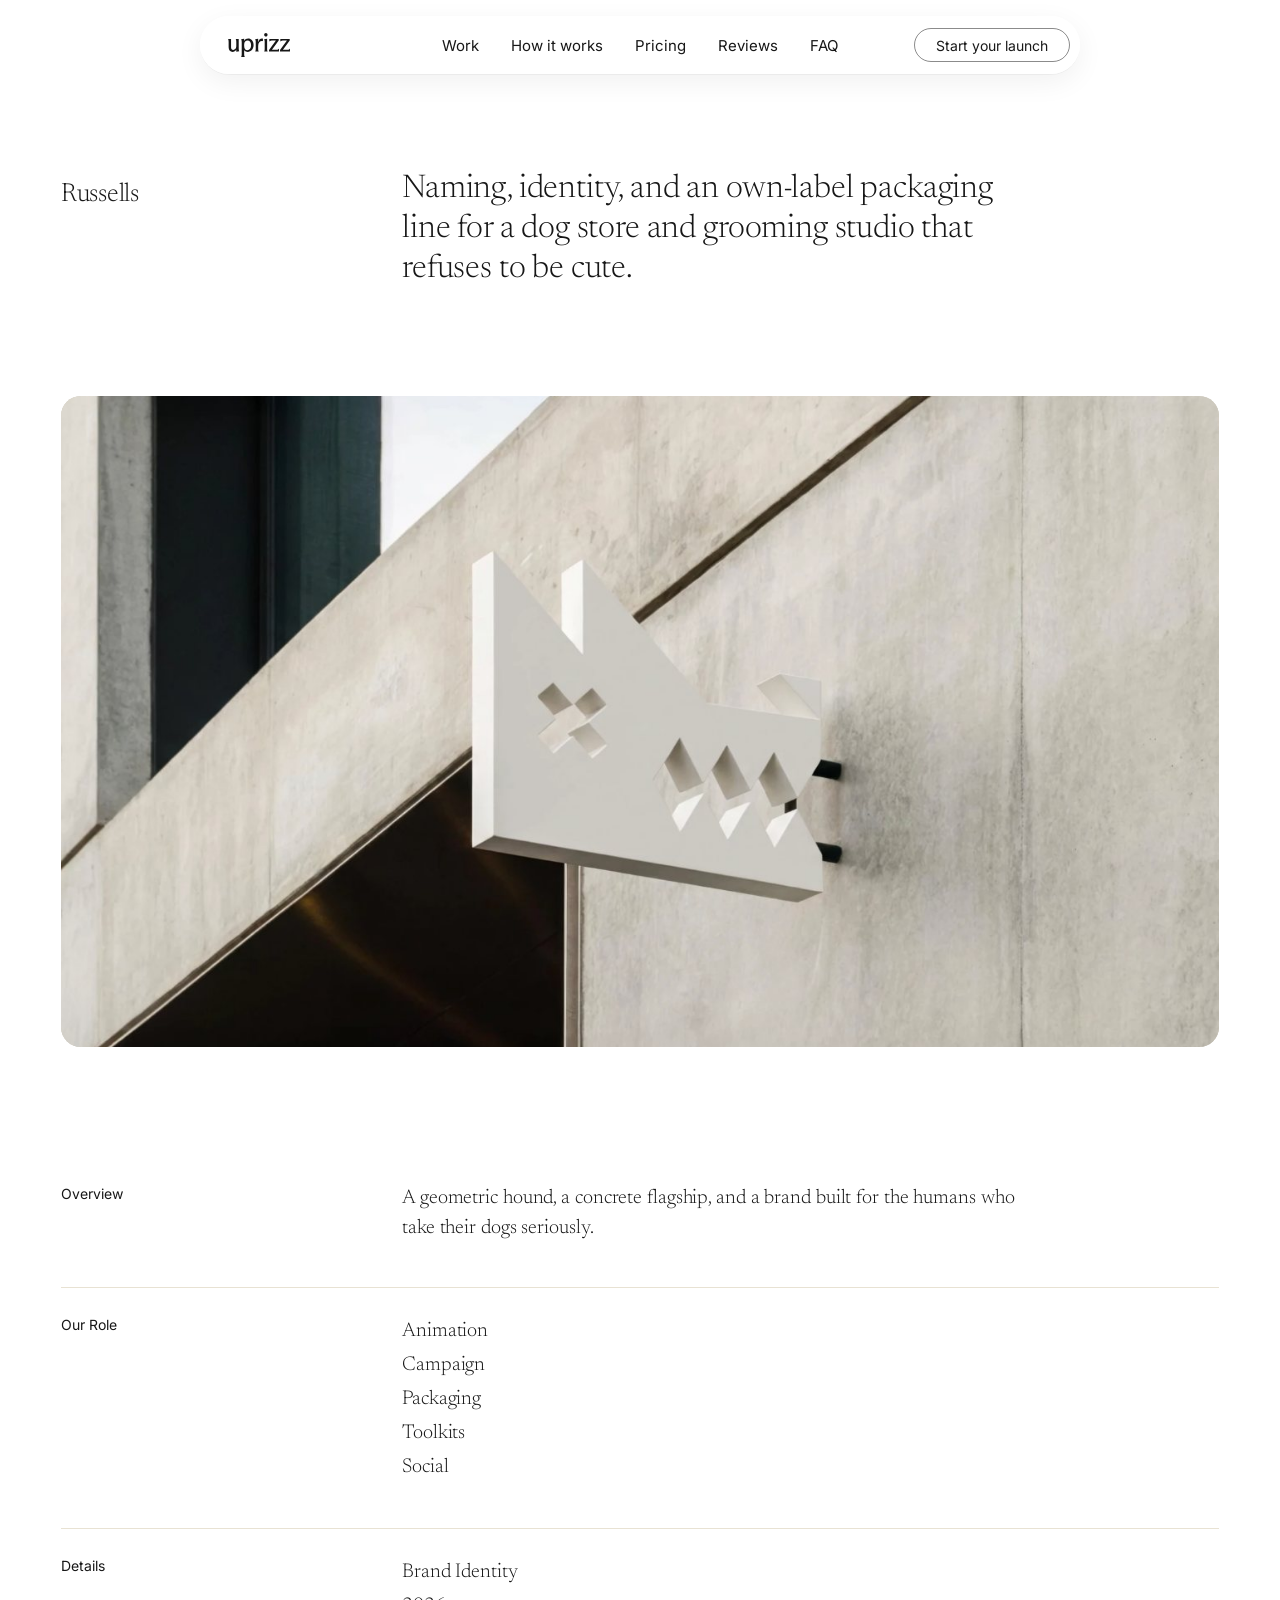
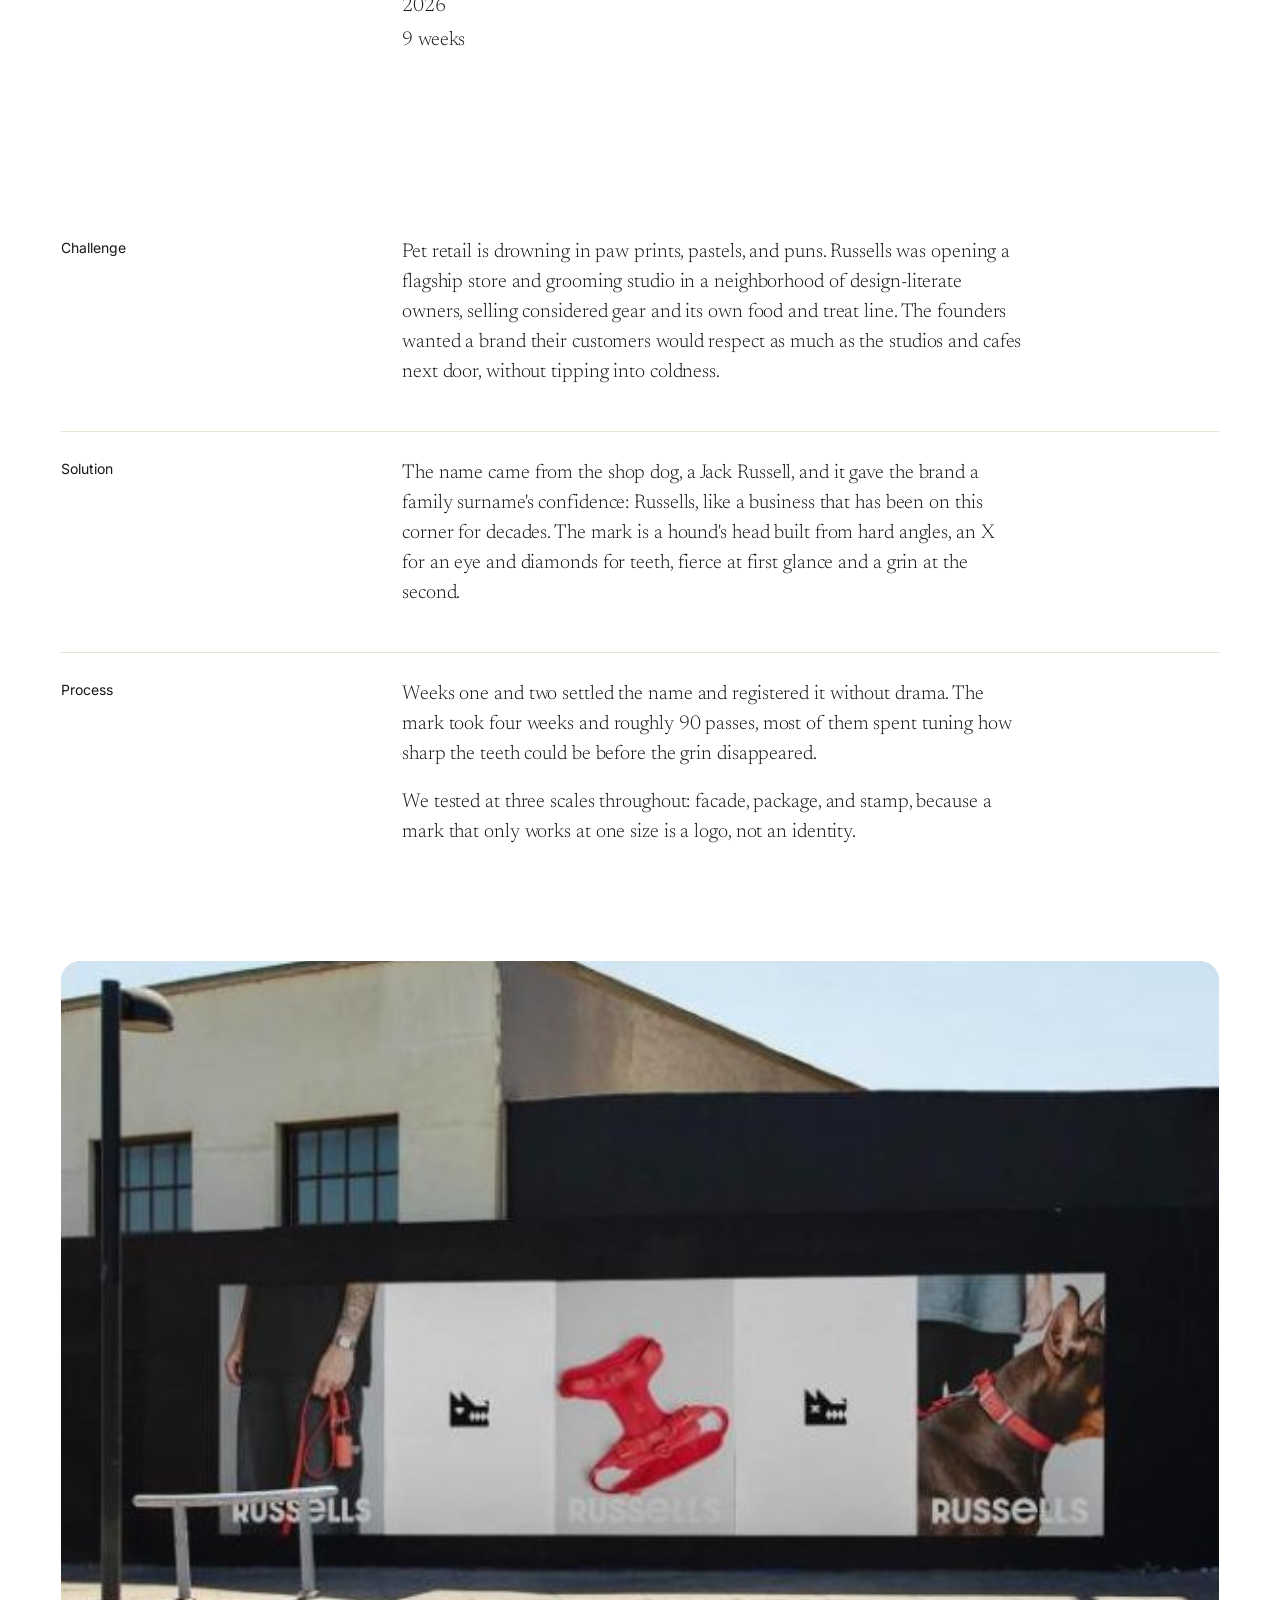
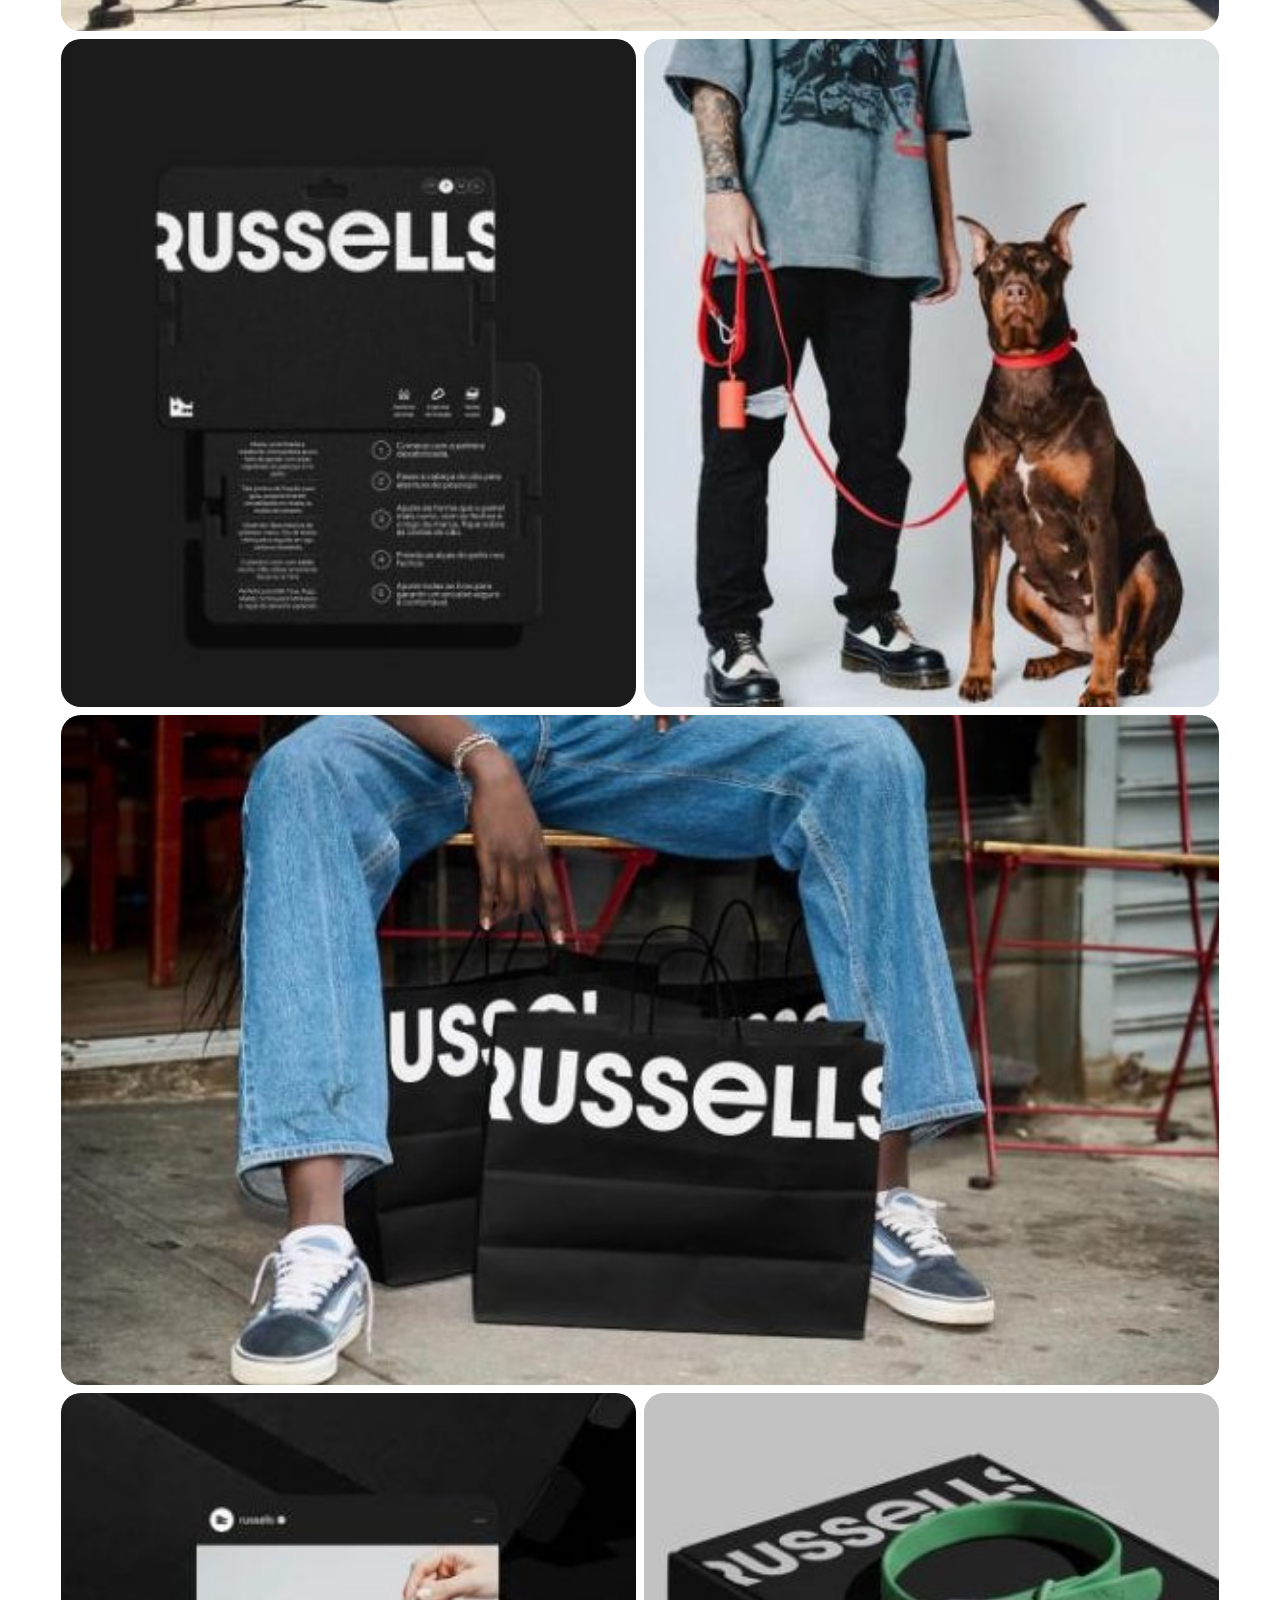
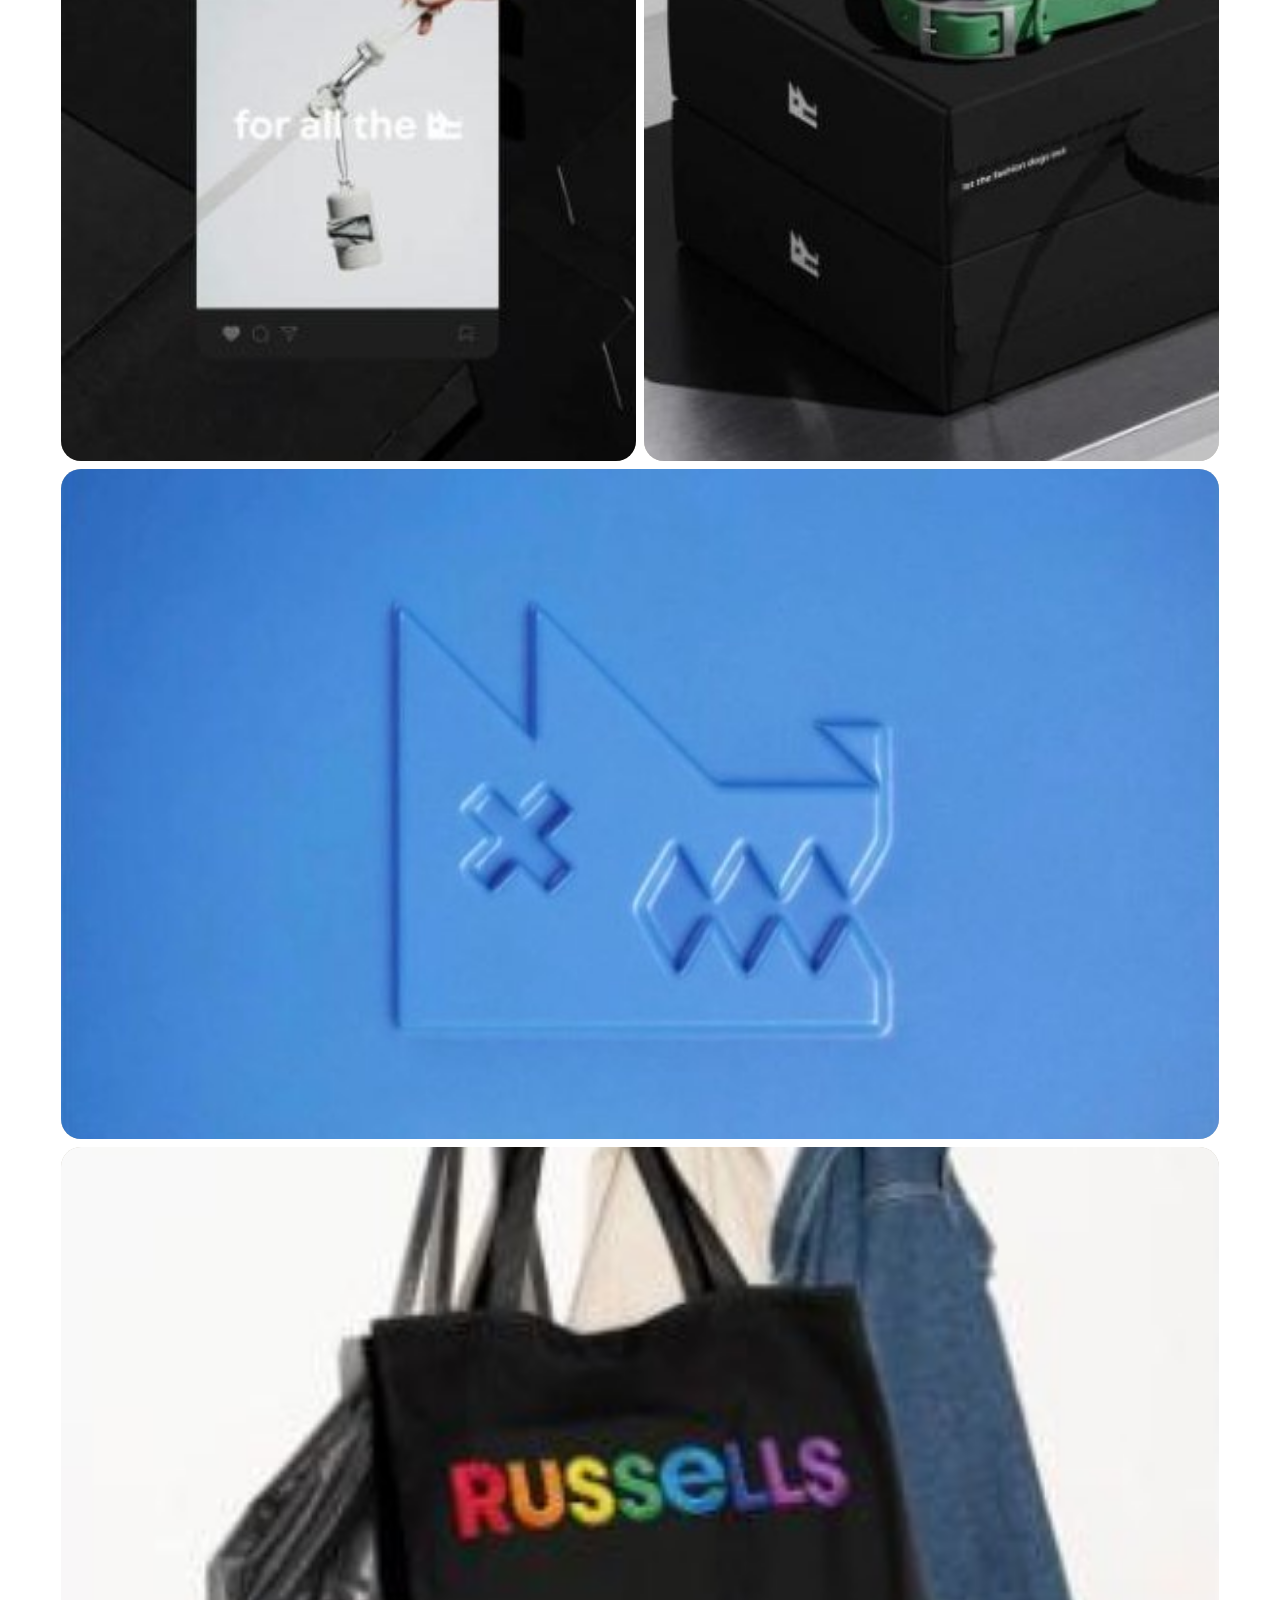
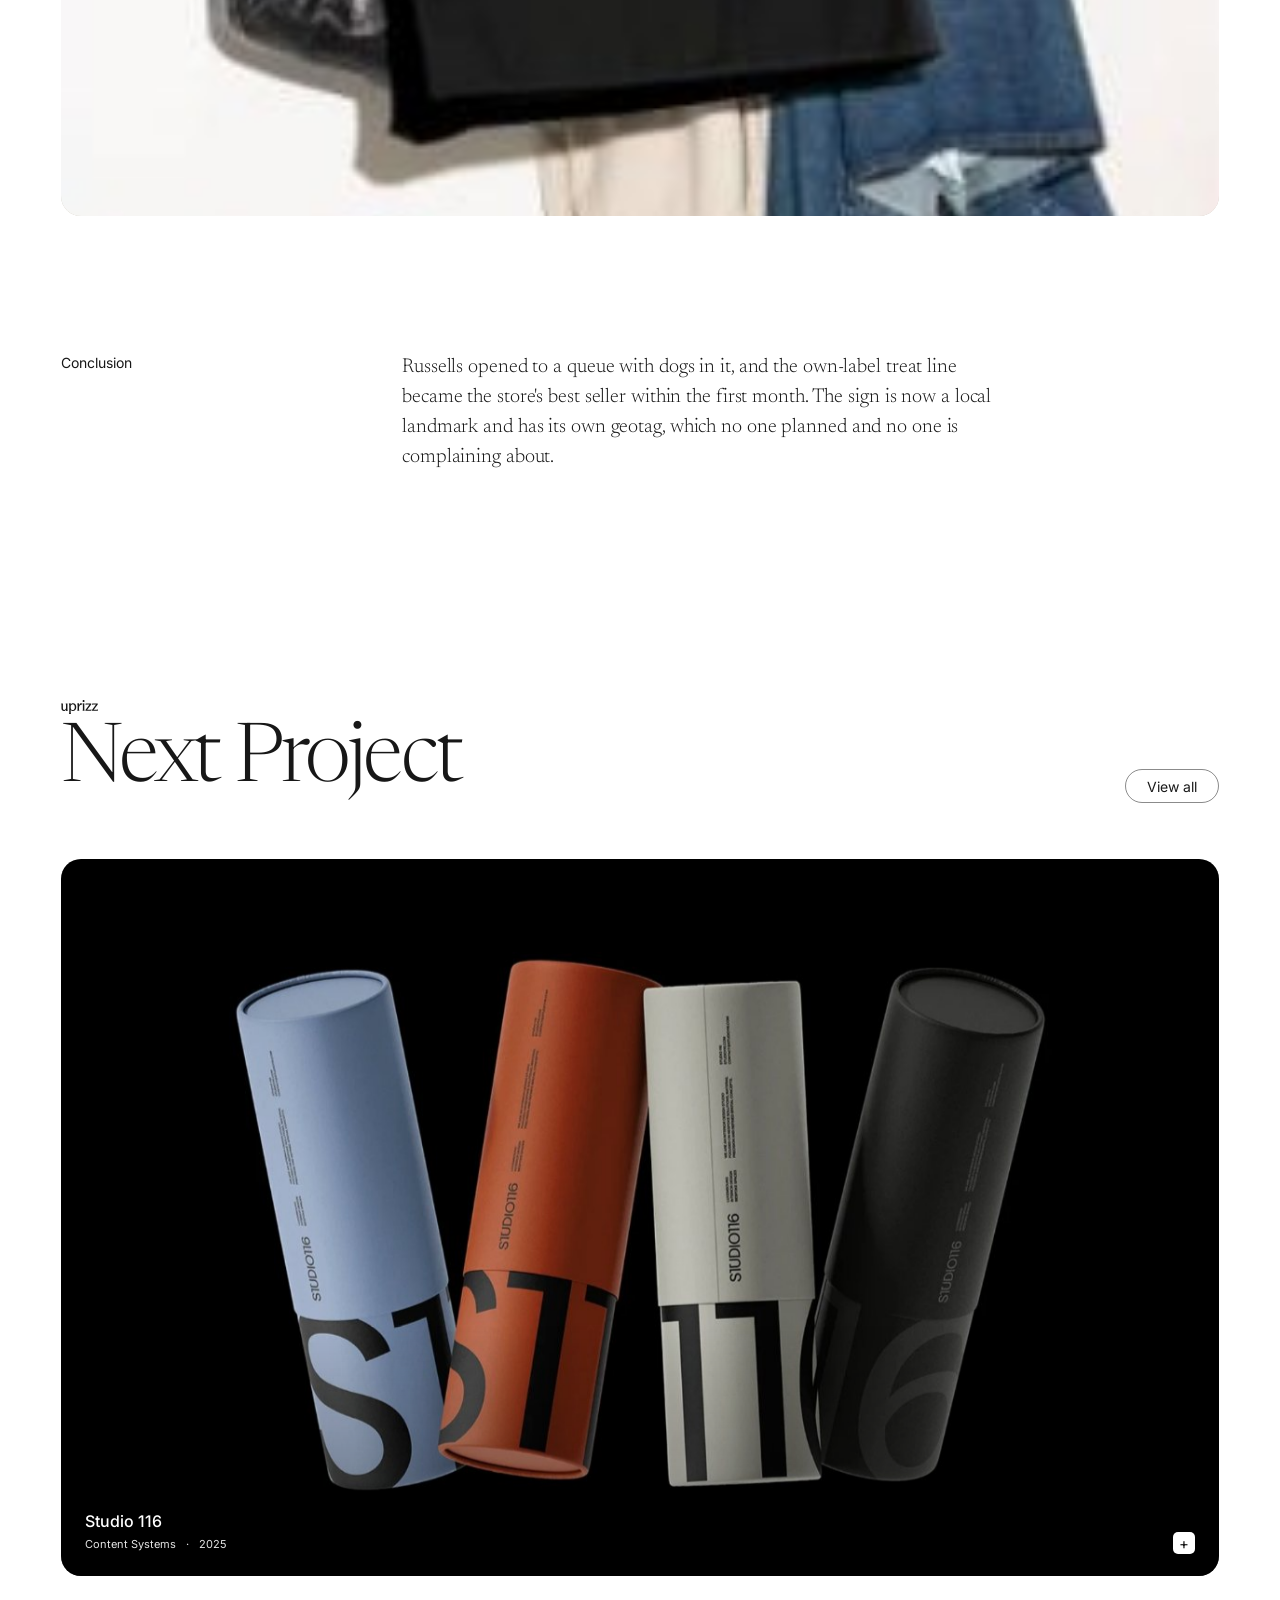
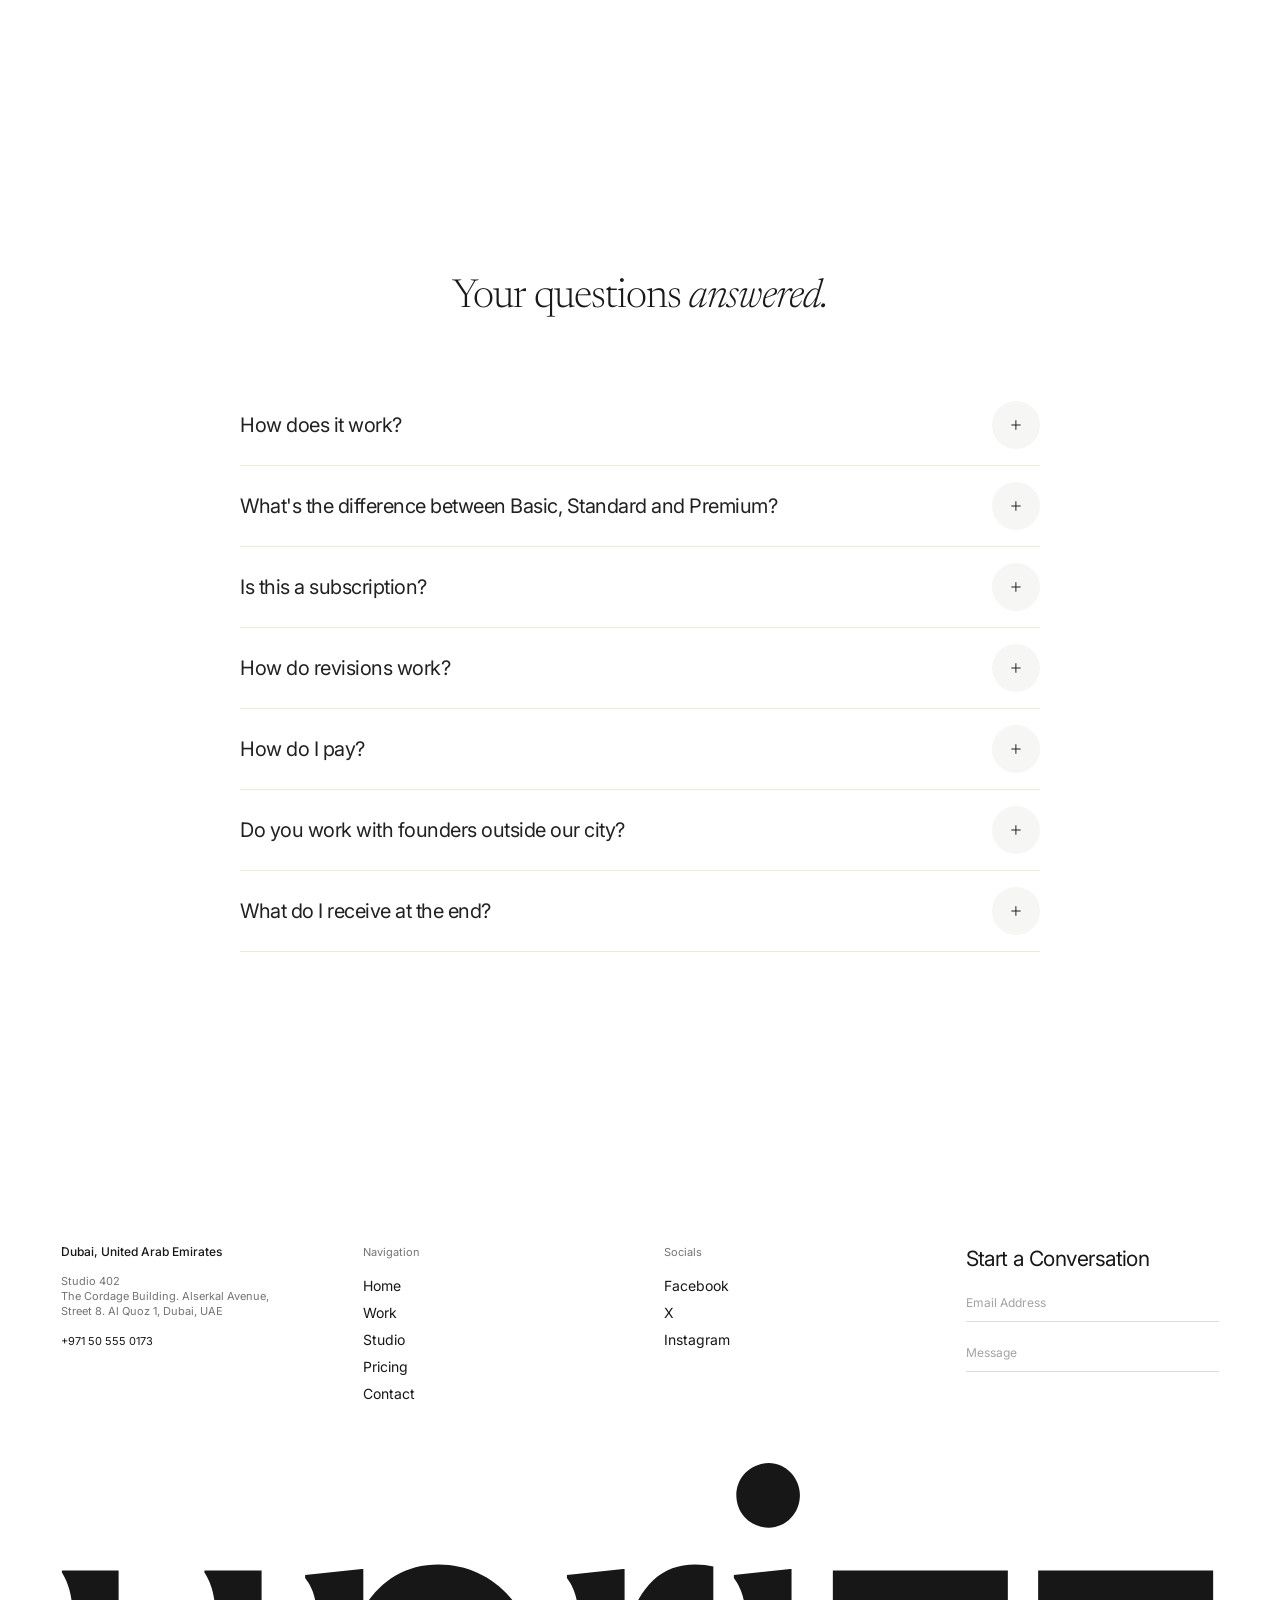
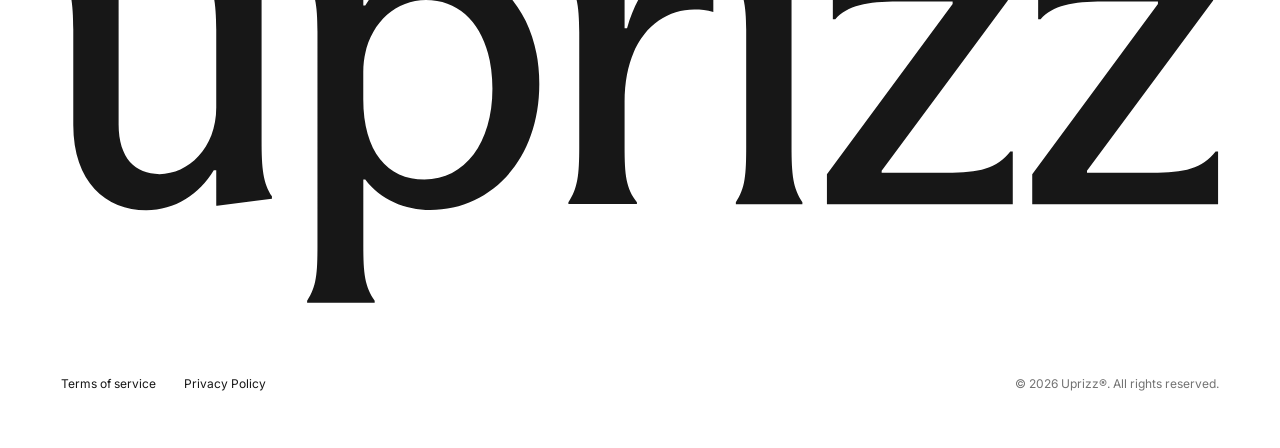
<file: projects/russells/index.html>
<!DOCTYPE html>
<html lang="en">
<head>
<meta charset="UTF-8">
<meta name="viewport" content="width=device-width, initial-scale=1.0">
<script>/* Page transition into a project (styles: "Page transition" in css/style.css).
   Plays only when the page being opened is a project; every other page change stays instant.
   The picture that flew in stays on top until this project's cover photo is decoded, then hands over. */
addEventListener('pagereveal',e=>{const vt=e.viewTransition;if(!vt)return;vt.ready.catch(()=>{});vt.finished.catch(()=>{});vt.updateCallbackDone?.catch(()=>{});
  if(!location.pathname.startsWith('/projects/')){vt.skipTransition();return}
  const h=document.documentElement;h.classList.add('vt-project');vt.finished.finally(()=>h.classList.remove('vt-project'));
  const u=document.querySelector('link[rel=preload][as=image]')?.href;let done=false;
  const release=()=>{if(done)return;done=true;document.getAnimations().forEach(a=>{if(a.effect&&a.effect.pseudoElement==='::view-transition-old(pj-hero)')a.finish()})};
  vt.ready.then(()=>{if(!u)return release();const im=new Image();im.src=u;(im.decode?im.decode():Promise.resolve()).then(()=>requestAnimationFrame(()=>requestAnimationFrame(release)),release)},release)});
addEventListener('pageswap',e=>{const vt=e.viewTransition;if(vt){vt.ready.catch(()=>{});vt.finished.catch(()=>{});vt.updateCallbackDone?.catch(()=>{})}});</script>
<title>Russells | Uprizz</title>
<meta name="description" content="Naming, identity, and an own-label packaging line for a dog store and grooming studio that refuses to be cute. A geometric hound, a concrete flagship, and…">
<link rel="canonical" href="https://uprizz.com/projects/russells/">
<meta property="og:type" content="website"><meta property="og:site_name" content="Uprizz">
<meta property="og:title" content="Russells | Uprizz"><meta property="og:description" content="Naming, identity, and an own-label packaging line for a dog store and grooming studio that refuses to be cute. A geometric hound, a concrete flagship, and…">
<meta property="og:url" content="https://uprizz.com/projects/russells/"><meta property="og:image" content="https://uprizz.com/images/projects/russells/cover.jpg">
<meta name="twitter:card" content="summary_large_image">
<link rel="icon" href="/favicon.ico" sizes="48x48">
<link rel="icon" type="image/svg+xml" href="/favicon.svg">
<link rel="icon" type="image/png" sizes="48x48" href="/favicon-48.png">
<link rel="icon" type="image/png" sizes="96x96" href="/favicon-96.png">
<link rel="icon" type="image/png" sizes="192x192" href="/favicon-192.png">
<link rel="apple-touch-icon" href="/apple-touch-icon.png">
<link rel="manifest" href="/site.webmanifest">
<link rel="preconnect" href="https://fonts.googleapis.com">
<link rel="preconnect" href="https://fonts.gstatic.com" crossorigin>
<link href="https://fonts.googleapis.com/css2?family=Inter:ital,wght@0,300;0,400;0,500;0,600;1,400&family=Newsreader:ital,opsz,wght@0,6..72,300;0,6..72,400;1,6..72,300&display=swap" rel="stylesheet">
<link rel="stylesheet" href="/css/style.css?v=27b87c1d">
<link rel="stylesheet" href="/css/pages.css?v=9eee1e11">
<style>
/* ---------- Uprizz logo (recolours with the text colour) ---------- */
.brandmark{display:inline-block;height:.95em;aspect-ratio:248.52/94.51;vertical-align:-.2em;background:currentColor;
  -webkit-mask:url("data:image/svg+xml,%3Csvg xmlns='http://www.w3.org/2000/svg' viewBox='51.8 46.2 248.52 94.51'%3E%3Cpath d='M54.33,102.44v-20.43c0-5.82-.53-9.21-2.44-12.28v-.42h12.18v33.03c0,7.31,3.6,10.69,8.79,10.69,6.14,0,12.18-5.51,12.18-14.29v-16.73c0-5.93-.64-9.32-2.54-12.28v-.42h12.28v36.53c0,5.93.32,9.11,2.22,11.96v.53l-11.75,1.48h-.21v-7.62h-.53c-3.18,5.19-8.26,8.58-14.51,8.58-8.68,0-15.67-6.14-15.67-18.32Z'/%3E%3Cpath d='M106.78,82.43c0-5.93-.53-8.79-2.65-11.54v-.64l12.18-1.27h.32v7.83h.42c3.49-5.4,8.68-8.79,15.78-8.79,11.86,0,21.6,9.95,21.6,25.62,0,16.62-10.69,27.1-23.4,27.1-5.4,0-10.8-2.22-13.98-6.56h-.42v14.19c0,6.03.32,8.79,2.44,11.86v.42h-14.51v-.42c2.01-3.07,2.22-5.82,2.22-11.86v-45.95ZM144.36,94.71c0-11.65-5.61-19.06-14.29-19.06-7.41,0-13.45,6.46-13.45,15.46v5.82c0,11.22,5.19,17.26,13.13,17.26,8.68,0,14.61-7.84,14.61-19.48Z'/%3E%3Cpath d='M163.01,82.53c0-6.04-.64-8.89-2.65-11.65v-.64l12.07-1.27h.32v12.71h.53c2.75-9.32,7.52-13.66,14.61-13.66,1.59,0,2.75.21,3.92.42v9.74c-1.38-.42-2.65-.53-4.13-.53-7.62,0-14.93,6.35-14.93,19.91v9.63c0,6.03.32,8.89,2.65,11.86v.42h-14.72v-.42c2.01-2.96,2.33-5.82,2.33-11.86v-24.67Z'/%3E%3Cpath d='M208.61,107.1c0,6.04.32,9,2.33,11.96v.42h-14.29v-.42c2.01-2.96,2.22-5.93,2.22-11.96v-25.09c0-5.51-.64-8.36-2.65-11.12v-.64l12.07-1.27h.32v38.12ZM196.75,53.1c0-3.71,2.96-6.88,6.99-6.88,3.6,0,6.67,3.18,6.67,6.88,0,3.92-2.96,6.99-6.67,6.99-4.02,0-6.99-3.07-6.99-6.99Z'/%3E%3Cpath d='M241.94,112.71c6.99,0,10.8-.85,13.66-4.55h.53v11.33h-39.92v-6.46l27-36.53v-.53h-11.75c-6.56,0-10.91.85-13.45,3.81h-.53v-10.48h37.59v6.46l-27.1,36.53v.42h13.98Z'/%3E%3Cpath d='M286.04,112.71c6.99,0,10.8-.85,13.66-4.55h.53v11.33h-39.92v-6.46l27-36.53v-.53h-11.75c-6.56,0-10.91.85-13.45,3.81h-.53v-10.48h37.59v6.46l-27.1,36.53v.42h13.98Z'/%3E%3C/svg%3E") center/contain no-repeat;mask:url("data:image/svg+xml,%3Csvg xmlns='http://www.w3.org/2000/svg' viewBox='51.8 46.2 248.52 94.51'%3E%3Cpath d='M54.33,102.44v-20.43c0-5.82-.53-9.21-2.44-12.28v-.42h12.18v33.03c0,7.31,3.6,10.69,8.79,10.69,6.14,0,12.18-5.51,12.18-14.29v-16.73c0-5.93-.64-9.32-2.54-12.28v-.42h12.28v36.53c0,5.93.32,9.11,2.22,11.96v.53l-11.75,1.48h-.21v-7.62h-.53c-3.18,5.19-8.26,8.58-14.51,8.58-8.68,0-15.67-6.14-15.67-18.32Z'/%3E%3Cpath d='M106.78,82.43c0-5.93-.53-8.79-2.65-11.54v-.64l12.18-1.27h.32v7.83h.42c3.49-5.4,8.68-8.79,15.78-8.79,11.86,0,21.6,9.95,21.6,25.62,0,16.62-10.69,27.1-23.4,27.1-5.4,0-10.8-2.22-13.98-6.56h-.42v14.19c0,6.03.32,8.79,2.44,11.86v.42h-14.51v-.42c2.01-3.07,2.22-5.82,2.22-11.86v-45.95ZM144.36,94.71c0-11.65-5.61-19.06-14.29-19.06-7.41,0-13.45,6.46-13.45,15.46v5.82c0,11.22,5.19,17.26,13.13,17.26,8.68,0,14.61-7.84,14.61-19.48Z'/%3E%3Cpath d='M163.01,82.53c0-6.04-.64-8.89-2.65-11.65v-.64l12.07-1.27h.32v12.71h.53c2.75-9.32,7.52-13.66,14.61-13.66,1.59,0,2.75.21,3.92.42v9.74c-1.38-.42-2.65-.53-4.13-.53-7.62,0-14.93,6.35-14.93,19.91v9.63c0,6.03.32,8.89,2.65,11.86v.42h-14.72v-.42c2.01-2.96,2.33-5.82,2.33-11.86v-24.67Z'/%3E%3Cpath d='M208.61,107.1c0,6.04.32,9,2.33,11.96v.42h-14.29v-.42c2.01-2.96,2.22-5.93,2.22-11.96v-25.09c0-5.51-.64-8.36-2.65-11.12v-.64l12.07-1.27h.32v38.12ZM196.75,53.1c0-3.71,2.96-6.88,6.99-6.88,3.6,0,6.67,3.18,6.67,6.88,0,3.92-2.96,6.99-6.67,6.99-4.02,0-6.99-3.07-6.99-6.99Z'/%3E%3Cpath d='M241.94,112.71c6.99,0,10.8-.85,13.66-4.55h.53v11.33h-39.92v-6.46l27-36.53v-.53h-11.75c-6.56,0-10.91.85-13.45,3.81h-.53v-10.48h37.59v6.46l-27.1,36.53v.42h13.98Z'/%3E%3Cpath d='M286.04,112.71c6.99,0,10.8-.85,13.66-4.55h.53v11.33h-39.92v-6.46l27-36.53v-.53h-11.75c-6.56,0-10.91.85-13.45,3.81h-.53v-10.48h37.59v6.46l-27.1,36.53v.42h13.98Z'/%3E%3C/svg%3E") center/contain no-repeat}
.wordmark .brandmark.big{display:block;width:100%;height:auto;vertical-align:top}
</style>
<link rel="preload" as="image" href="/images/projects/russells/cover.jpg" fetchpriority="high">
</head>
<body class="page">
<svg width="0" height="0" style="position:absolute" aria-hidden="true">
  <filter id="grain"><feTurbulence type="fractalNoise" baseFrequency="1.4" numOctaves="2" result="n"/><feColorMatrix type="saturate" values="0"/><feComposite in="SourceGraphic" in2="n" operator="arithmetic" k1="1.3" k2="0" k3="0" k4="0"/></filter>
</svg>
<nav class="nav" id="nav" aria-label="Main">
  <a href="/" class="logo" aria-label="Uprizz, back to the homepage"><span class="brandmark" role="img" aria-label="Uprizz"></span></a>
  <div class="nav-links"><a href="/work/">Work</a><a href="/#process">How it works</a><a href="/#pricing">Pricing</a><a href="/#testimonials">Reviews</a><a href="/#faq">FAQ</a></div>
  <!-- CMS:navmeta -->
<div class="nav-meta">
      <div><h6>Socials</h6><a href="#">Facebook</a><br><a href="#">X</a><br><a href="#">Instagram</a></div>
      <div><h6>Contacts</h6>+971 50 555 0173<br><u><a href="mailto:altastudio@gmail.com">altastudio@gmail.com</a></u></div>
    </div>
    <a href="/#pricing" class="btn btn--outline nav-cta">Start your launch</a>
<!-- /CMS:navmeta -->
  <button type="button" class="nav-burger" id="navToggle" aria-label="Open menu" aria-expanded="false"><span class="grid-ic"><i></i><i></i><i></i><i></i></span></button>
</nav>
<main>
<section class="pj-top">
  <div class="pj-head">
    <div class="pj-client">Russells</div>
    <h1>Naming, identity, and an own-label packaging line for a dog store and grooming studio that refuses to be cute.</h1>
  </div>
  <div class="pj-cover"><div class="img" style="background-image:url(/images/projects/russells/cover.jpg)"></div></div>
</section>

<section class="pj-rows">
  <div class="pj-r fade"><h2 class="pj-l">Overview</h2><div class="pj-c"><p>A geometric hound, a concrete flagship, and a brand built for the humans who take their dogs seriously.</p></div></div>
  <div class="pj-r line fade"><h3 class="pj-l">Our Role</h3><div class="pj-c"><ul class="pj-list"><li>Animation</li><li>Campaign</li><li>Packaging</li><li>Toolkits</li><li>Social</li></ul></div></div>
  <div class="pj-r line fade"><h3 class="pj-l">Details</h3><div class="pj-c"><ul class="pj-list"><li>Brand Identity</li><li>2026</li><li>9 weeks</li></ul></div></div>
</section>

<section class="pj-rows">
  <div class="pj-r fade"><h3 class="pj-l">Challenge</h3><div class="pj-c"><p>Pet retail is drowning in paw prints, pastels, and puns. Russells was opening a flagship store and grooming studio in a neighborhood of design-literate owners, selling considered gear and its own food and treat line. The founders wanted a brand their customers would respect as much as the studios and cafes next door, without tipping into coldness.</p></div></div>
  <div class="pj-r line fade"><h3 class="pj-l">Solution</h3><div class="pj-c"><p>The name came from the shop dog, a Jack Russell, and it gave the brand a family surname&#x27;s confidence: Russells, like a business that has been on this corner for decades. The mark is a hound&#x27;s head built from hard angles, an X for an eye and diamonds for teeth, fierce at first glance and a grin at the second.</p></div></div>
  <div class="pj-r line fade"><h3 class="pj-l">Process</h3><div class="pj-c"><p>Weeks one and two settled the name and registered it without drama. The mark took four weeks and roughly 90 passes, most of them spent tuning how sharp the teeth could be before the grin disappeared.</p><p>We tested at three scales throughout: facade, package, and stamp, because a mark that only works at one size is a logo, not an identity.</p></div></div>
</section>

<section class="pj-gal">
  <div class="g full fade"><div class="img par" style="background-image:url(/images/projects/russells/01.jpg)"></div></div>
  <div class="g half tall fade"><div class="img par" style="background-image:url(/images/projects/russells/02.jpg)"></div></div>
  <div class="g half tall fade"><div class="img par" style="background-image:url(/images/projects/russells/03.jpg)"></div></div>
  <div class="g full fade"><div class="img par" style="background-image:url(/images/projects/russells/04.jpg)"></div></div>
  <div class="g half tall fade"><div class="img par" style="background-image:url(/images/projects/russells/05.jpg)"></div></div>
  <div class="g half tall fade"><div class="img par" style="background-image:url(/images/projects/russells/06.jpg)"></div></div>
  <div class="g full fade"><div class="img par" style="background-image:url(/images/projects/russells/07.jpg)"></div></div>
  <div class="g full fade"><div class="img par" style="background-image:url(/images/projects/russells/08.jpg)"></div></div>
</section>

<section class="pj-rows">
  <div class="pj-r fade"><h3 class="pj-l">Conclusion</h3><div class="pj-c"><p>Russells opened to a queue with dogs in it, and the own-label treat line became the store&#x27;s best seller within the first month. The sign is now a local landmark and has its own geotag, which no one planned and no one is complaining about.</p></div></div>
</section>

<section class="pj-next">
  <div class="top">
    <div><span class="brandmark" role="img" aria-label="Uprizz"></span><h2>Next Project</h2></div>
    <a href="/work/" class="btn btn--outline">View all</a>
  </div>
  <a class="wk-card fade" href="/projects/studio-116/" data-tags="social naming packaging toolkits" data-name="studio 116"><div class="img par" style="background-image:url(/images/projects/studio-116/cover.jpg)"></div><div class="meta"><div><b>Studio 116</b><small><span>Content Systems</span><span>·</span><span>2025</span></small></div><span class="plus">+</span></div></a>
</section>
<!-- FAQ:START (shared with every page) -->
<!-- CMS:faq -->
<section class="sec faq" id="faq">
  <div class="shead"><h2 class="h2 reveal">Your questions <em>answered.</em></h2></div>
  <div class="qs" id="faqList">
    <div class="q fade"><button type="button" class="q-top" aria-expanded="false" aria-controls="faq-a0" id="faq-q0"><span class="q-title">How does it work?</span><span class="q-icon"><svg viewBox="0 0 20 20" aria-hidden="true"><path d="M10.6211 9.5H14.6289V10.5H10.6211V14.6289H9.62109V10.5H5.37109V9.5H9.62109V5.37109H10.6211V9.5Z"/></svg></span></button><div class="q-bottom" id="faq-a0" role="region" aria-labelledby="faq-q0"><div class="q-wrap"><div class="q-content"><p>Pick a package and pay once, right on the site. Then fill in a short brief about your business, your audience and the feel you want. Our designers review it and get back to you within 24 hours, and you receive your files on the delivery date of your package.</p></div></div></div></div>
    <div class="q fade"><button type="button" class="q-top" aria-expanded="false" aria-controls="faq-a1" id="faq-q1"><span class="q-title">What&#x27;s the difference between Basic, Standard and Premium?</span><span class="q-icon"><svg viewBox="0 0 20 20" aria-hidden="true"><path d="M10.6211 9.5H14.6289V10.5H10.6211V14.6289H9.62109V10.5H5.37109V9.5H9.62109V5.37109H10.6211V9.5Z"/></svg></span></button><div class="q-bottom" id="faq-a1" role="region" aria-labelledby="faq-q1"><div class="q-wrap"><div class="q-content"><p>Basic gets you a professional logo: one concept, every file format you need and two revisions, delivered in 2 days. Standard is a complete brand: three logo concepts, brand guidelines, social media, ad and email designs, packaging and brand assets, delivered in 5 business days. Premium is everything in Standard plus a live website.</p></div></div></div></div>
    <div class="q fade"><button type="button" class="q-top" aria-expanded="false" aria-controls="faq-a2" id="faq-q2"><span class="q-title">Is this a subscription?</span><span class="q-icon"><svg viewBox="0 0 20 20" aria-hidden="true"><path d="M10.6211 9.5H14.6289V10.5H10.6211V14.6289H9.62109V10.5H5.37109V9.5H9.62109V5.37109H10.6211V9.5Z"/></svg></span></button><div class="q-bottom" id="faq-a2" role="region" aria-labelledby="faq-q2"><div class="q-wrap"><div class="q-content"><p>No. You pay once for your package. There are no monthly fees, no hidden costs and nothing to cancel.</p></div></div></div></div>
    <div class="q fade"><button type="button" class="q-top" aria-expanded="false" aria-controls="faq-a3" id="faq-q3"><span class="q-title">How do revisions work?</span><span class="q-icon"><svg viewBox="0 0 20 20" aria-hidden="true"><path d="M10.6211 9.5H14.6289V10.5H10.6211V14.6289H9.62109V10.5H5.37109V9.5H9.62109V5.37109H10.6211V9.5Z"/></svg></span></button><div class="q-bottom" id="faq-a3" role="region" aria-labelledby="faq-q3"><div class="q-wrap"><div class="q-content"><p>Basic includes 2 rounds of revisions. Standard and Premium include unlimited revisions to refine the concept you choose, so we keep going until it feels right.</p></div></div></div></div>
    <div class="q fade"><button type="button" class="q-top" aria-expanded="false" aria-controls="faq-a4" id="faq-q4"><span class="q-title">How do I pay?</span><span class="q-icon"><svg viewBox="0 0 20 20" aria-hidden="true"><path d="M10.6211 9.5H14.6289V10.5H10.6211V14.6289H9.62109V10.5H5.37109V9.5H9.62109V5.37109H10.6211V9.5Z"/></svg></span></button><div class="q-bottom" id="faq-a4" role="region" aria-labelledby="faq-q4"><div class="q-wrap"><div class="q-content"><p>By card or PayPal on our secure checkout, without leaving the site. Prefer a bank transfer? Email heyuprizz@gmail.com and we&#x27;ll send you an invoice.</p></div></div></div></div>
    <div class="q fade"><button type="button" class="q-top" aria-expanded="false" aria-controls="faq-a5" id="faq-q5"><span class="q-title">Do you work with founders outside our city?</span><span class="q-icon"><svg viewBox="0 0 20 20" aria-hidden="true"><path d="M10.6211 9.5H14.6289V10.5H10.6211V14.6289H9.62109V10.5H5.37109V9.5H9.62109V5.37109H10.6211V9.5Z"/></svg></span></button><div class="q-bottom" id="faq-a5" role="region" aria-labelledby="faq-q5"><div class="q-wrap"><div class="q-content"><p>Yes. Everything runs online, so we work with founders anywhere. You send your brief, we share the designs and your feedback, and you receive all files digitally.</p></div></div></div></div>
    <div class="q fade"><button type="button" class="q-top" aria-expanded="false" aria-controls="faq-a6" id="faq-q6"><span class="q-title">What do I receive at the end?</span><span class="q-icon"><svg viewBox="0 0 20 20" aria-hidden="true"><path d="M10.6211 9.5H14.6289V10.5H10.6211V14.6289H9.62109V10.5H5.37109V9.5H9.62109V5.37109H10.6211V9.5Z"/></svg></span></button><div class="q-bottom" id="faq-a6" role="region" aria-labelledby="faq-q6"><div class="q-wrap"><div class="q-content"><p>Every file you need to use your brand straight away: your logo with a transparent background, vector and source files, and print-ready files. Standard and Premium also include your brand guidelines and all the designs listed in your package. Everything is yours to keep.</p></div></div></div></div>
  </div>
</section>
<!-- /CMS:faq -->
<!-- FAQ:END -->
</main>
<footer class="sec footer" id="contact">
  <div class="f-top fade">
    <div class="f-addr">
      <h6>Dubai, United Arab Emirates</h6>
      <p>Studio 402<br>The Cordage Building. Alserkal Avenue,<br>Street 8. Al Quoz 1, Dubai, UAE</p>
      <b>+971 50 555 0173</b>
    </div>
    <div><div class="t">Navigation</div><ul>
      <li><a href="/"><span class="roll"><span data-t="Home">Home</span></span></a></li>
      <li><a href="/work/"><span class="roll"><span data-t="Work">Work</span></span></a></li>
      <li><a href="/#process"><span class="roll"><span data-t="Studio">Studio</span></span></a></li>
      <li><a href="/pricing/"><span class="roll"><span data-t="Pricing">Pricing</span></span></a></li>
      <li><a href="#contact"><span class="roll"><span data-t="Contact">Contact</span></span></a></li>
    </ul></div>
    <div><div class="t">Socials</div><ul>
      <li><a href="#"><span class="roll"><span data-t="Facebook">Facebook</span></span></a></li>
      <li><a href="#"><span class="roll"><span data-t="X">X</span></span></a></li>
      <li><a href="#"><span class="roll"><span data-t="Instagram">Instagram</span></span></a></li>
    </ul></div>
    <form class="f-form" id="contactForm">
      <h3>Start a Conversation</h3>
      <label class="field"><span class="sr">Email address</span><input type="email" placeholder="Email Address" required></label>
      <label class="field"><span class="sr">Message</span><input placeholder="Message" required><button class="dot" type="submit" aria-label="Send message"><svg viewBox="0 0 14 14" aria-hidden="true"><path d="M2 7h10M8 3l4 4-4 4"/></svg></button></label>
      <span class="toast" id="contactToast">Thanks, we'll be in touch.</span>
    </form>
  </div>
  <div class="wordmark" id="wordmark"><span><span class="brandmark big" role="img" aria-label="Uprizz"></span></span></div>
  <div class="legal"><div><a href="#">Terms of service</a><a href="#">Privacy Policy</a></div><span>© 2026 Uprizz®. All rights reserved.</span></div>
</footer>
<script src="/js/main.js?v=c7fdf1c4"></script>
</body>
</html>
</file>
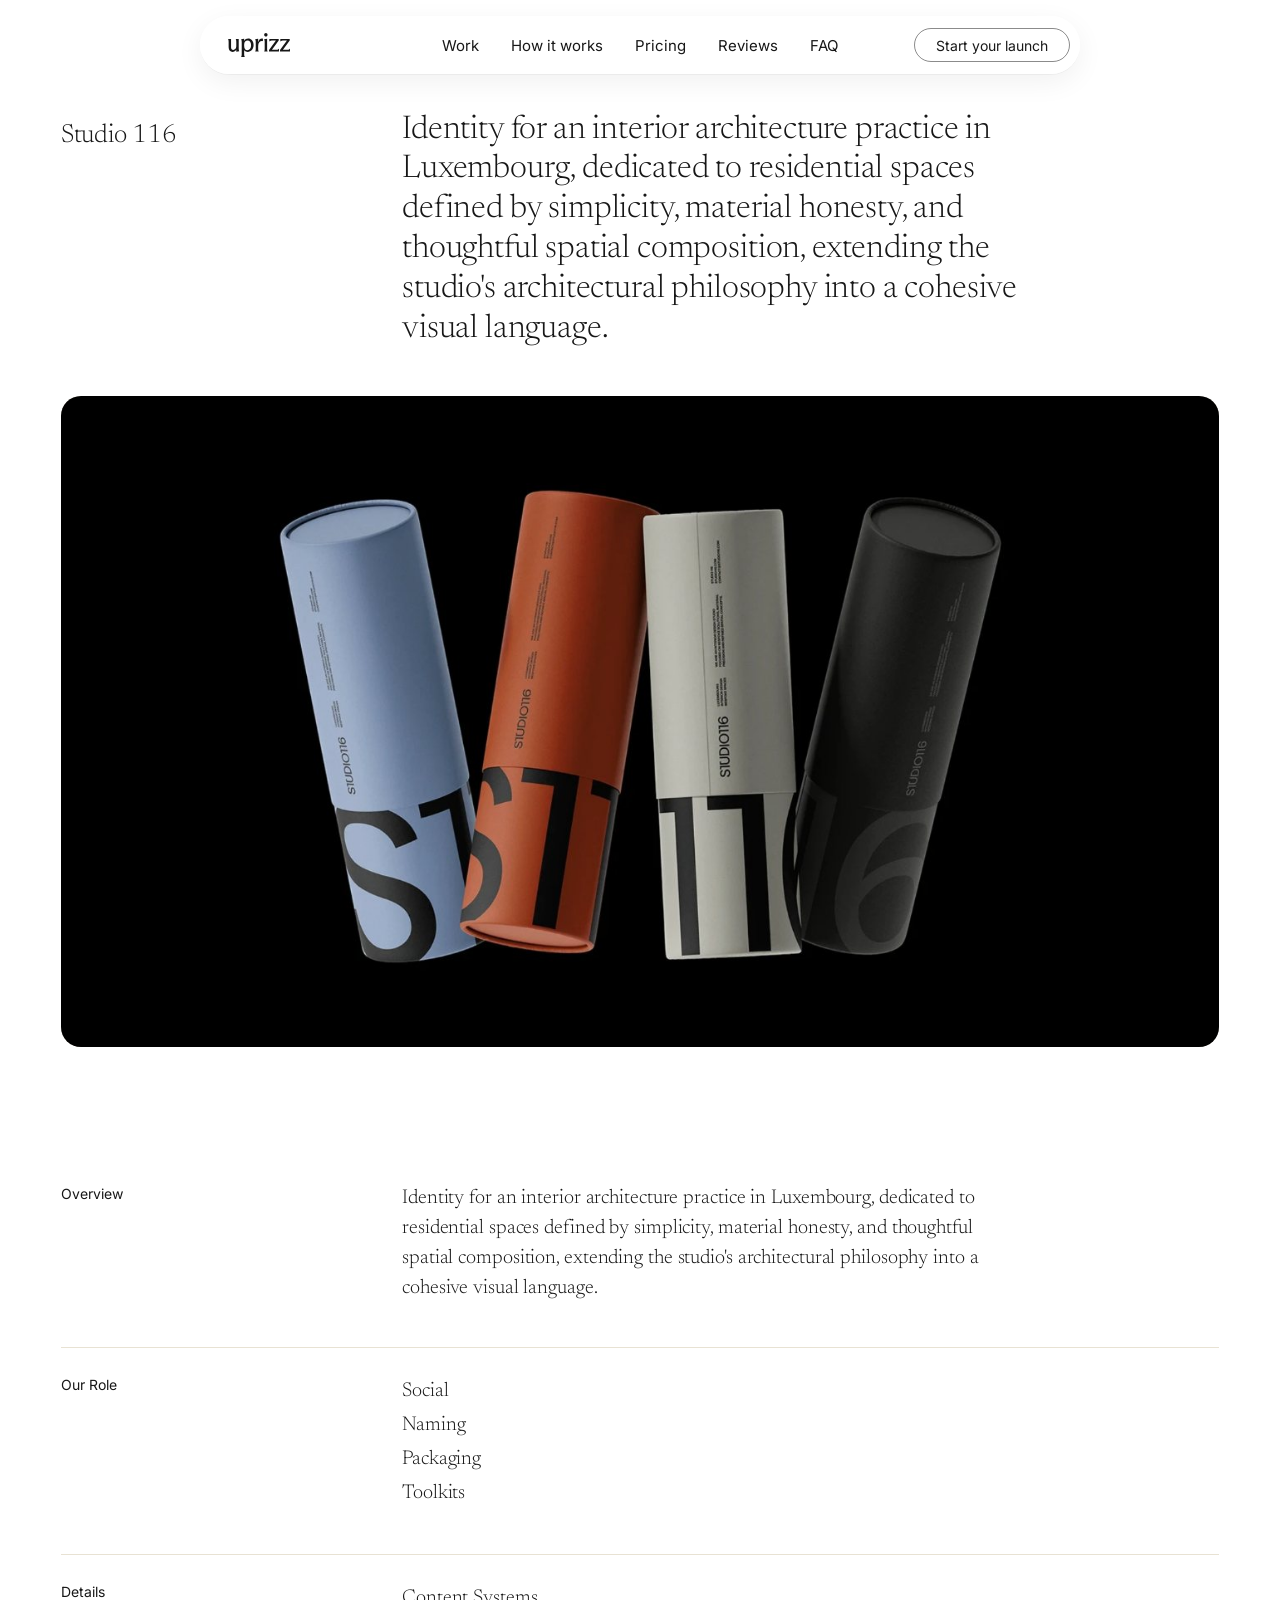
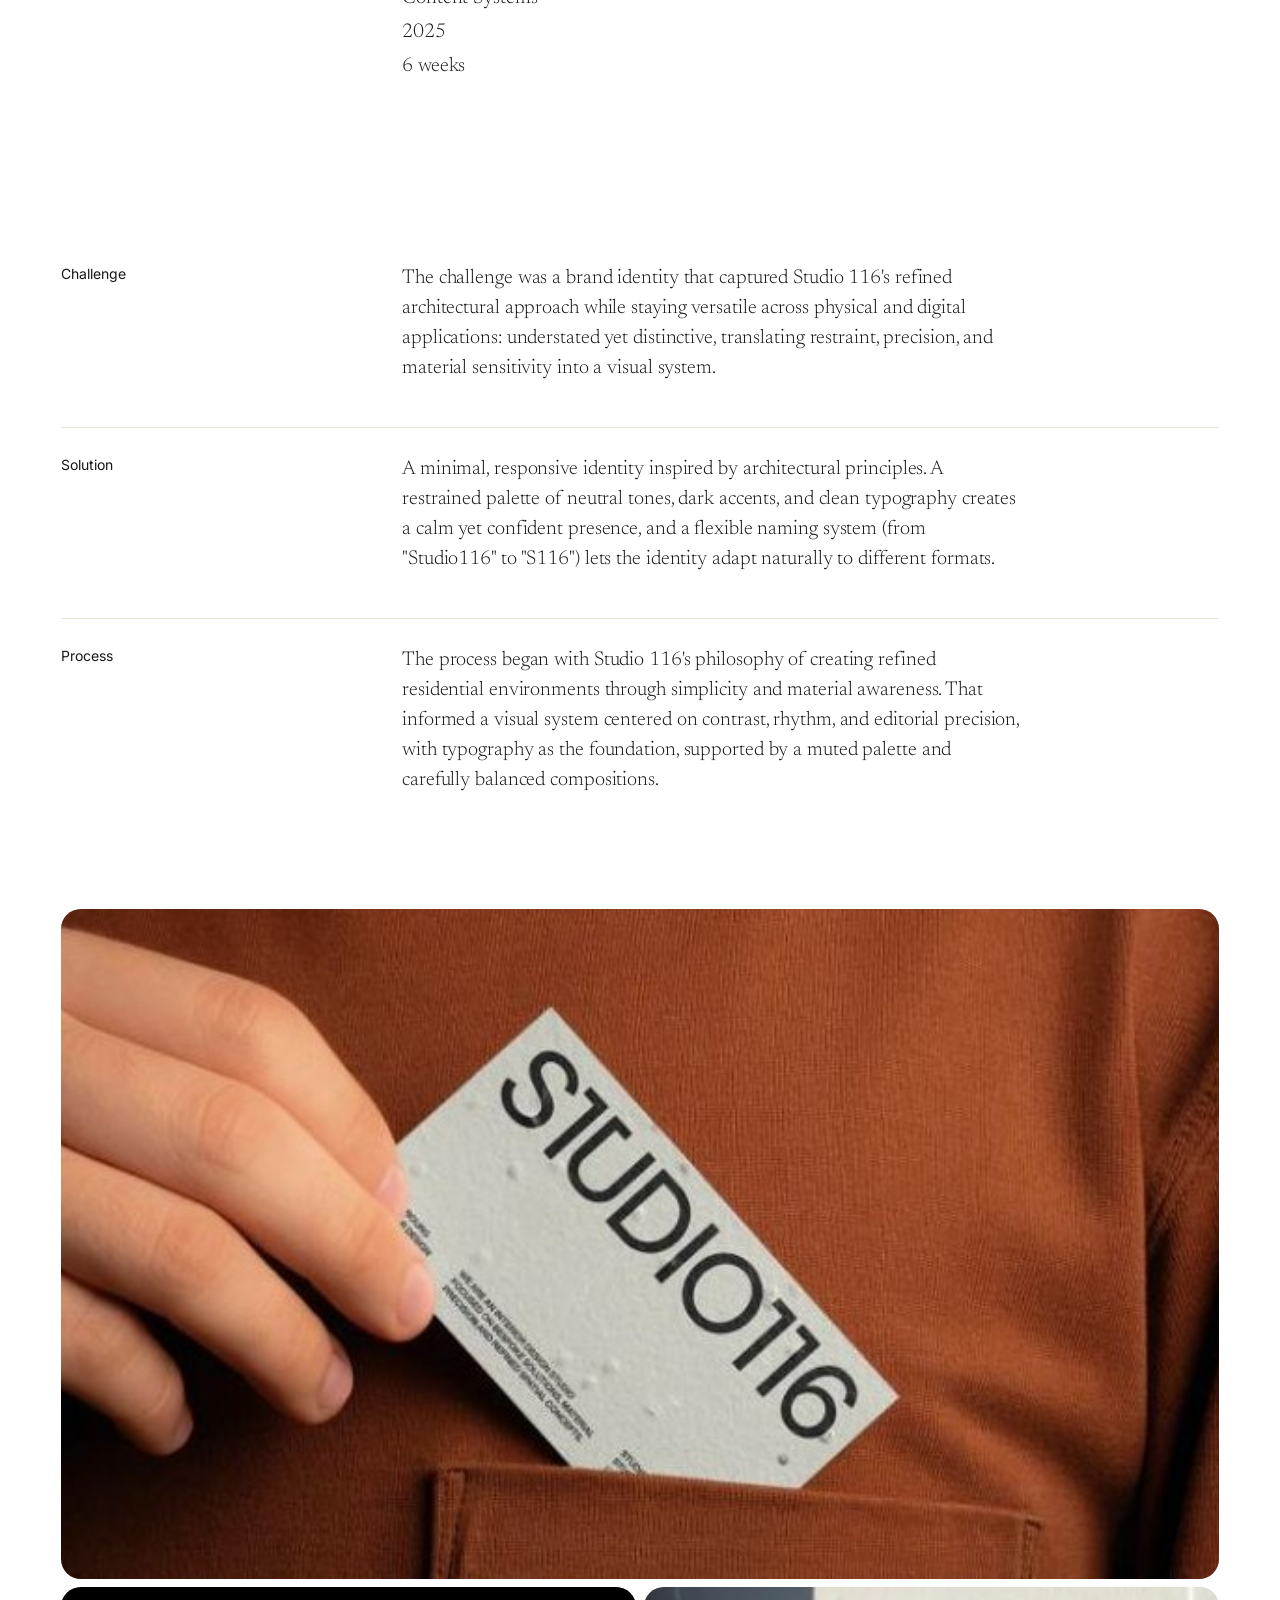
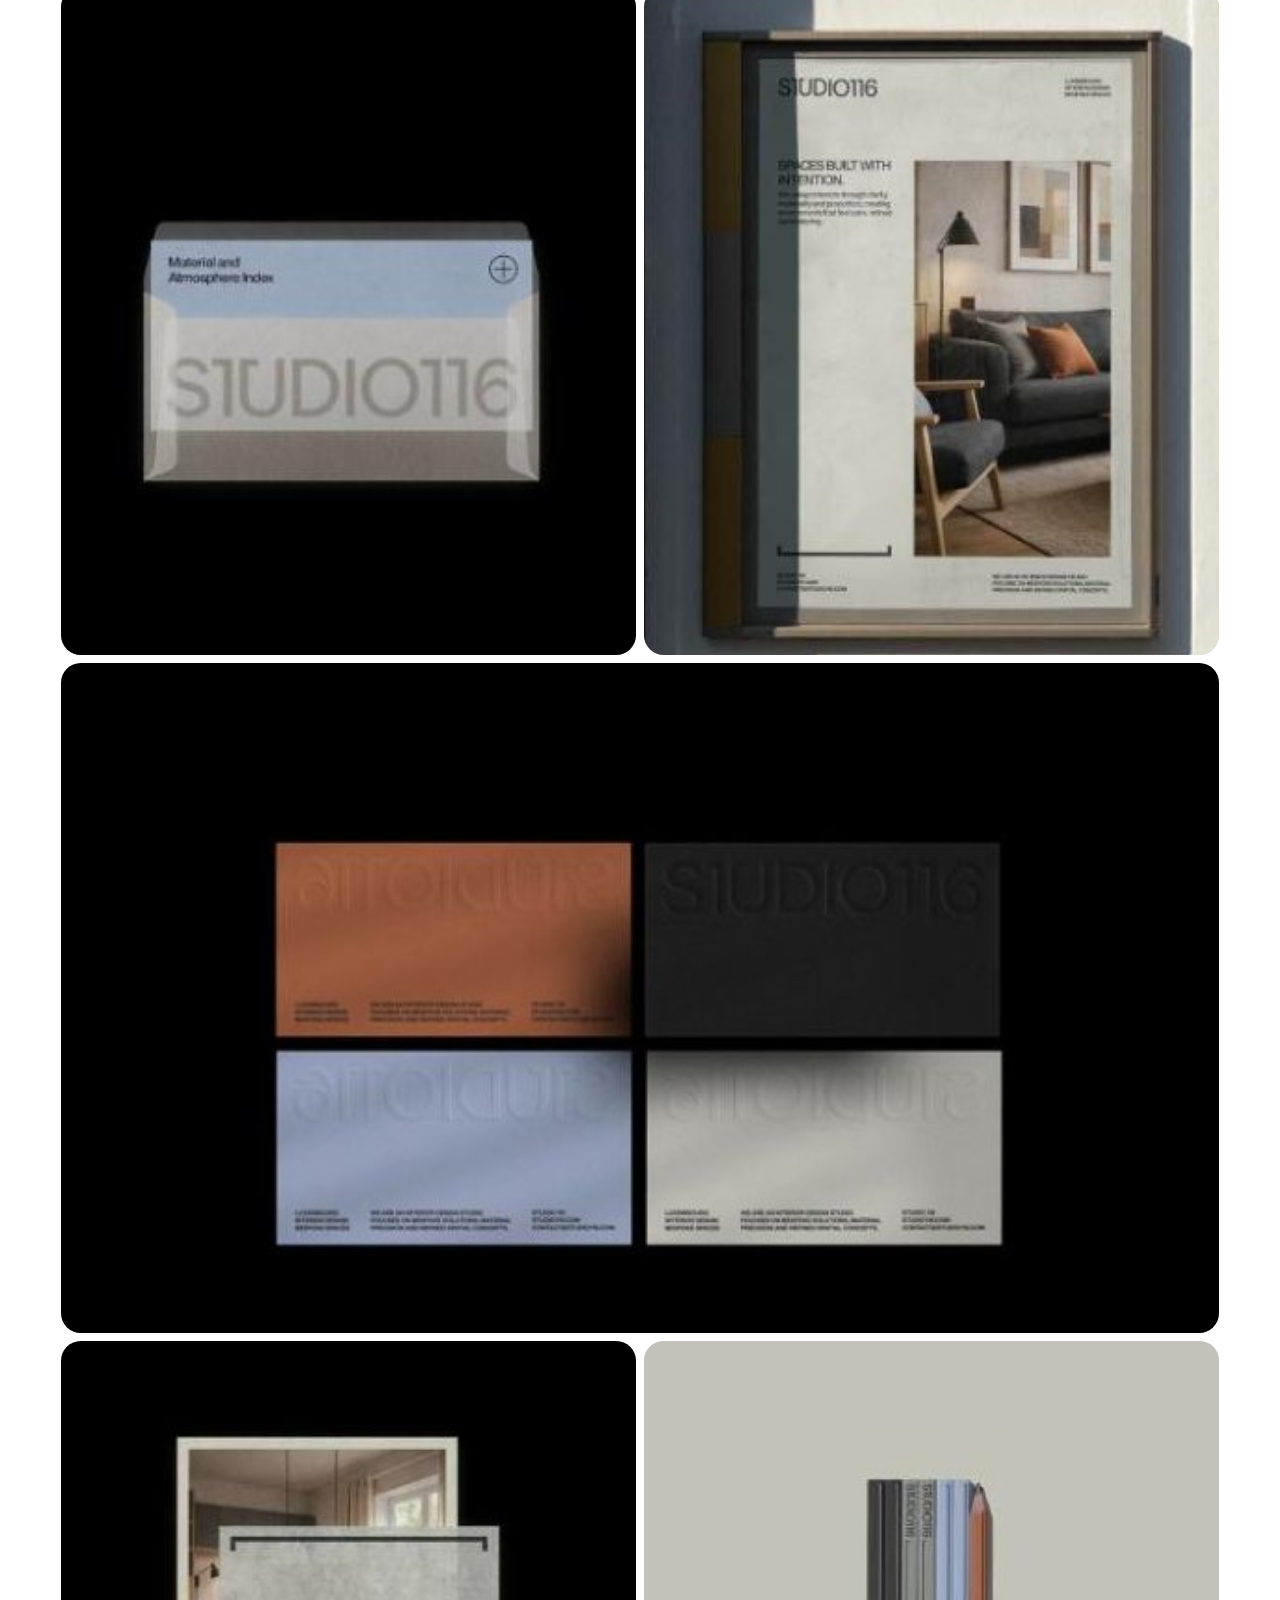
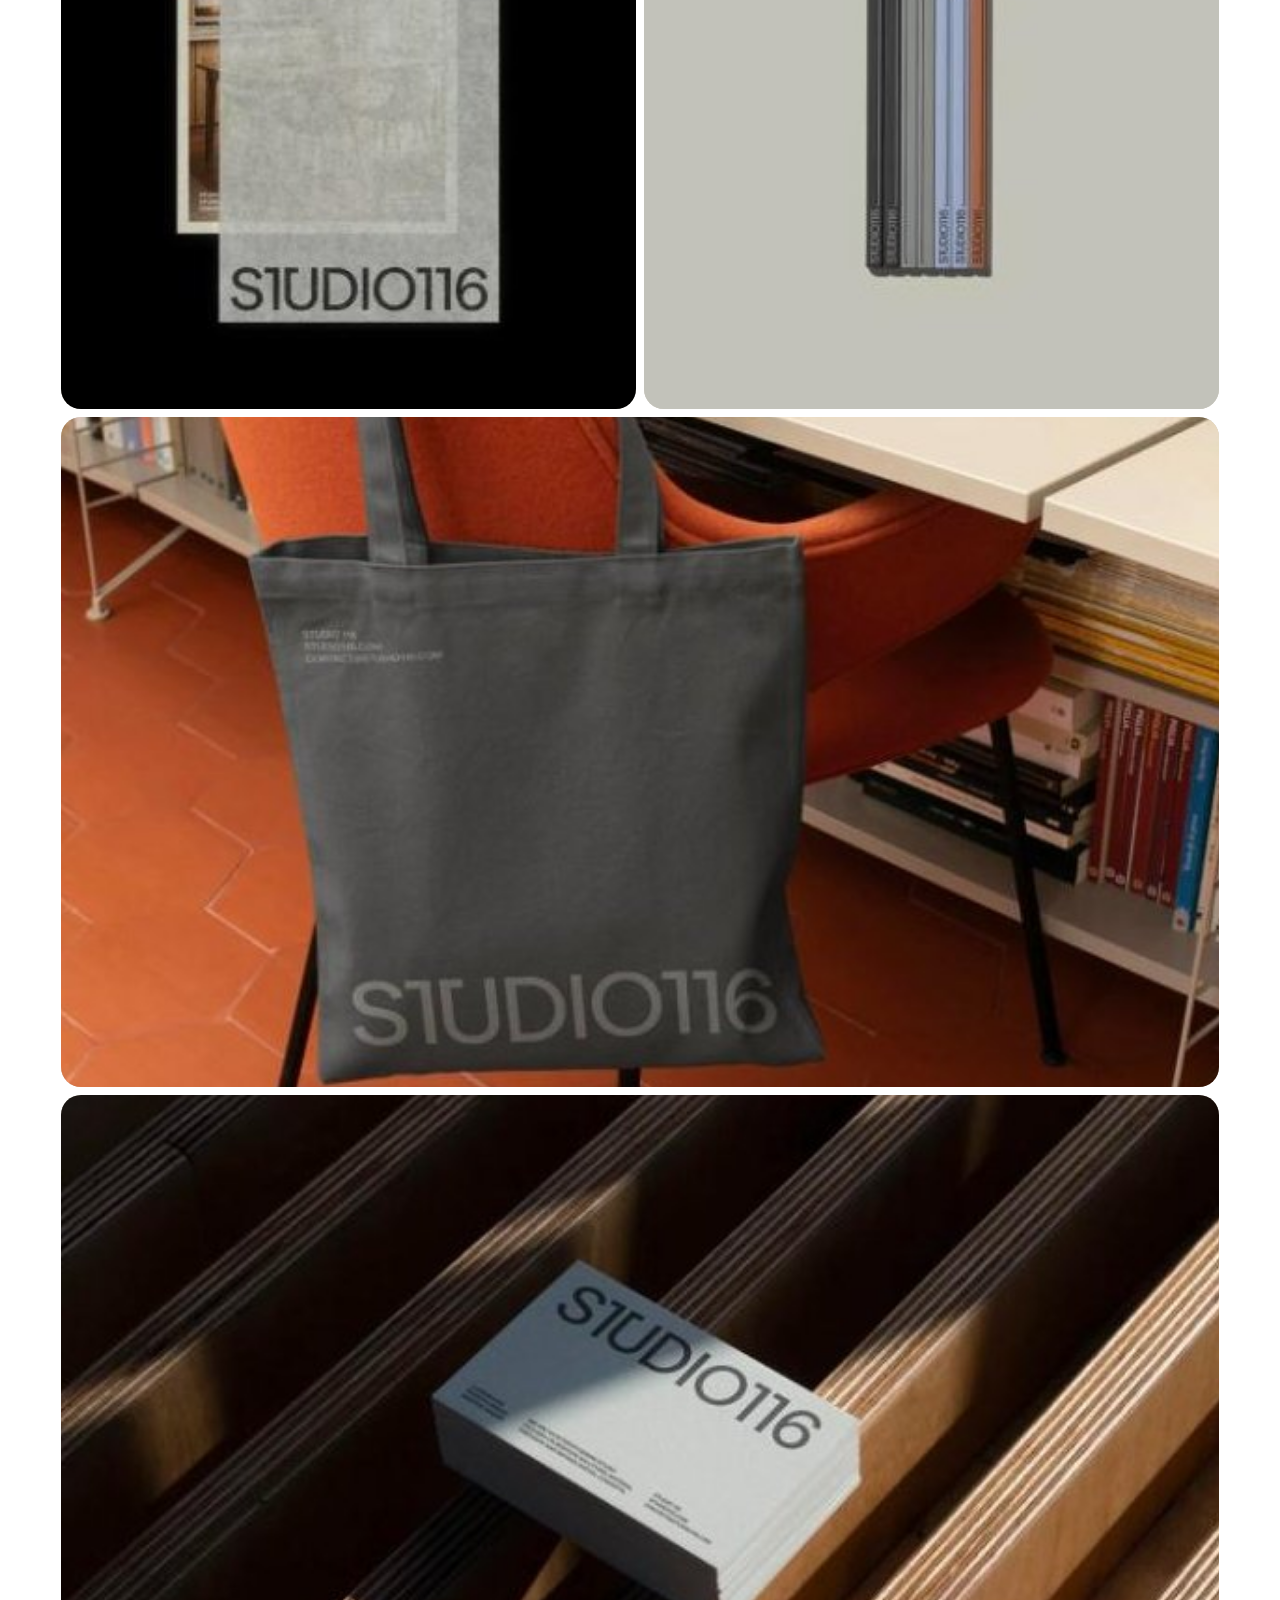
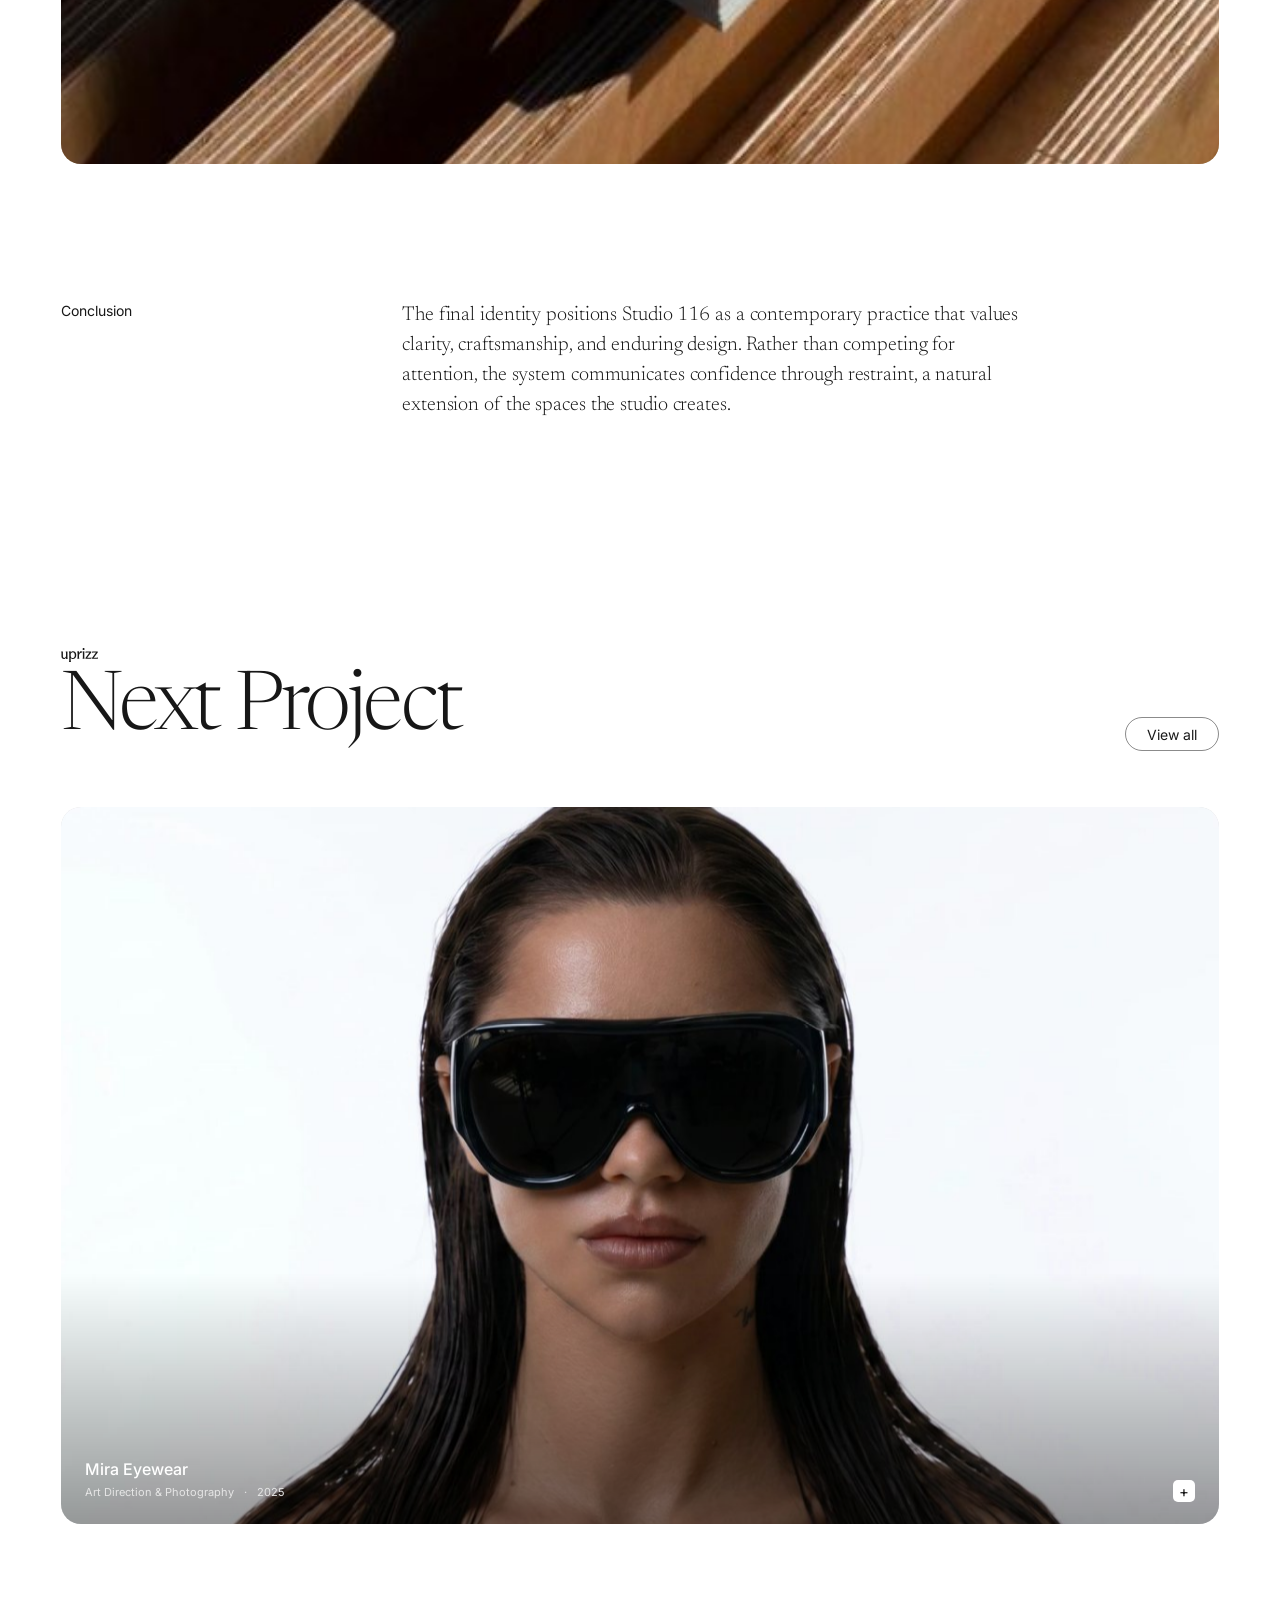
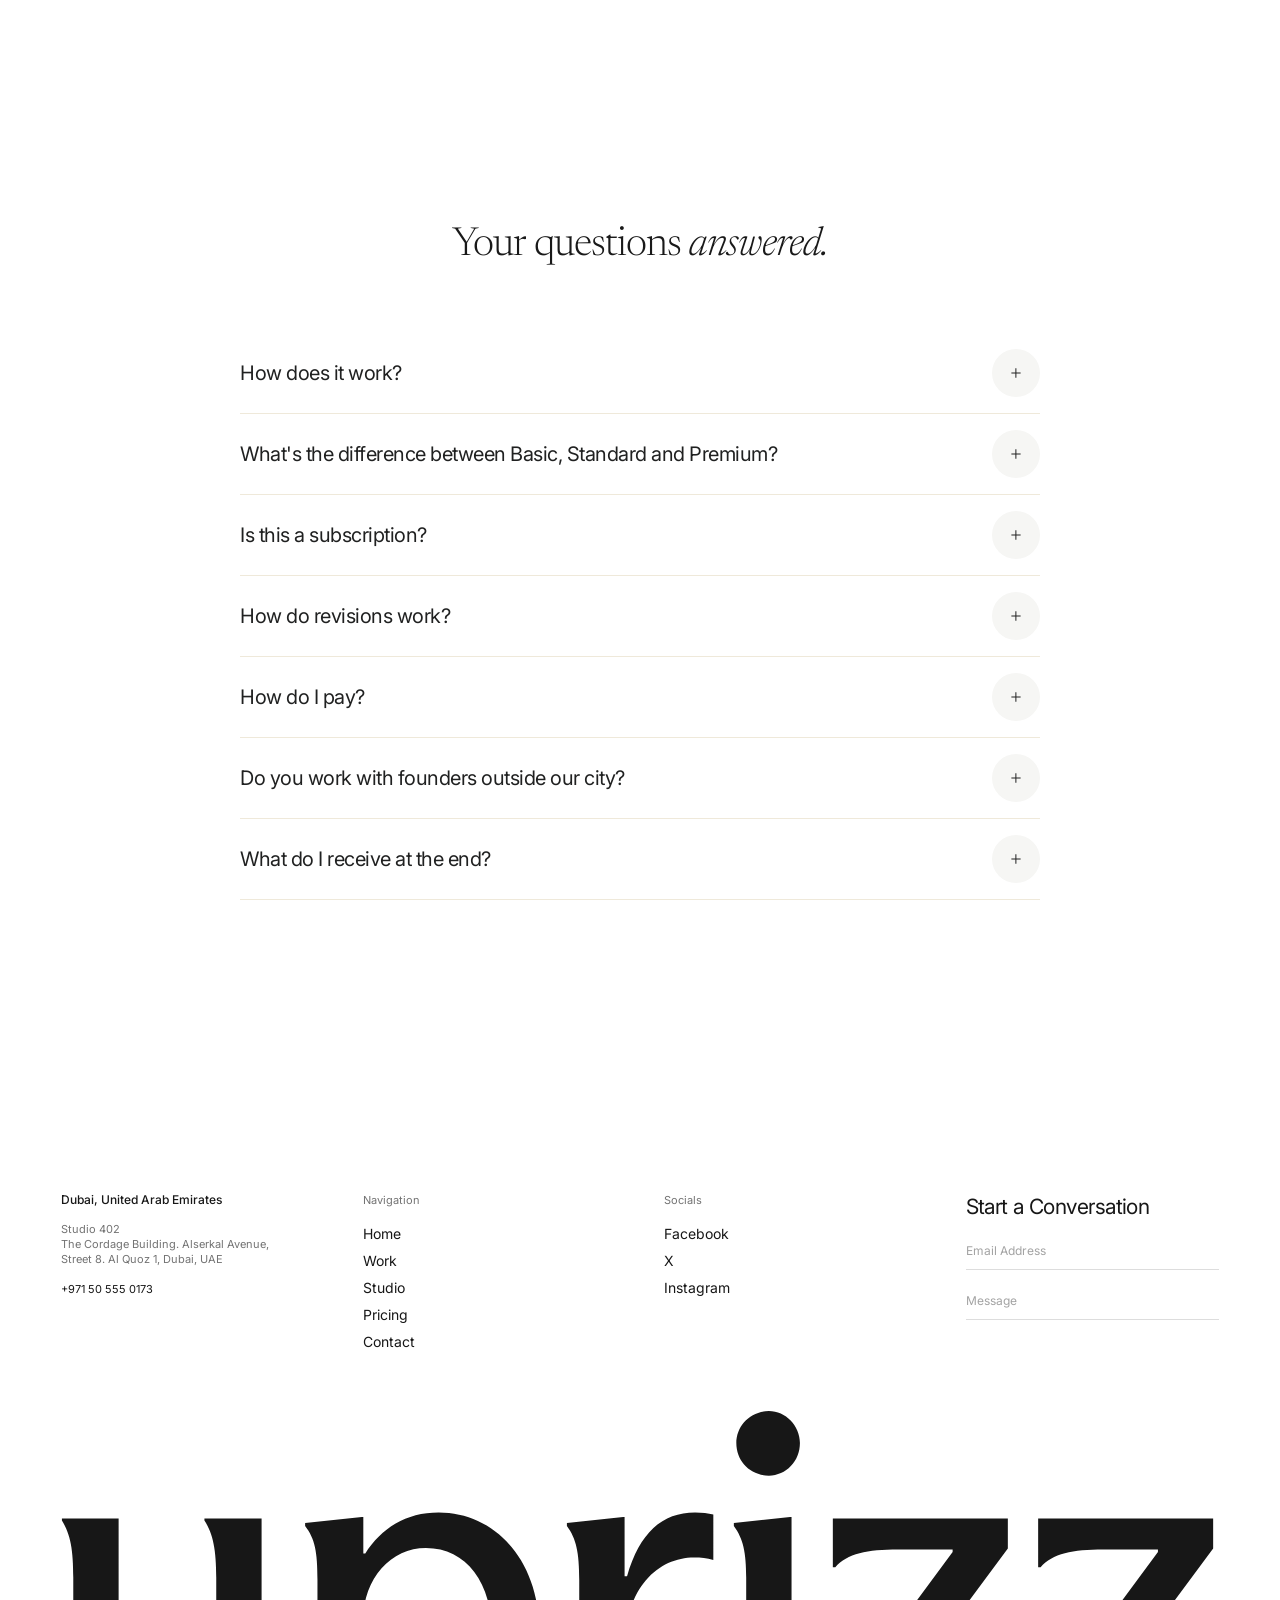
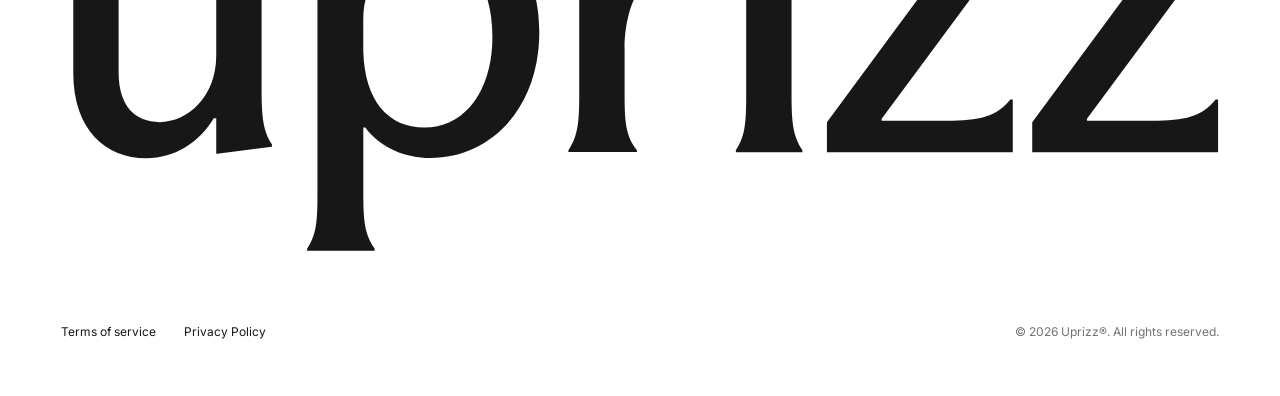
<file: projects/studio-116/index.html>
<!DOCTYPE html>
<html lang="en">
<head>
<meta charset="UTF-8">
<meta name="viewport" content="width=device-width, initial-scale=1.0">
<script>/* Page transition into a project (styles: "Page transition" in css/style.css).
   Plays only when the page being opened is a project; every other page change stays instant.
   The picture that flew in stays on top until this project's cover photo is decoded, then hands over. */
addEventListener('pagereveal',e=>{const vt=e.viewTransition;if(!vt)return;vt.ready.catch(()=>{});vt.finished.catch(()=>{});vt.updateCallbackDone?.catch(()=>{});
  if(!location.pathname.startsWith('/projects/')){vt.skipTransition();return}
  const h=document.documentElement;h.classList.add('vt-project');vt.finished.finally(()=>h.classList.remove('vt-project'));
  const u=document.querySelector('link[rel=preload][as=image]')?.href;let done=false;
  const release=()=>{if(done)return;done=true;document.getAnimations().forEach(a=>{if(a.effect&&a.effect.pseudoElement==='::view-transition-old(pj-hero)')a.finish()})};
  vt.ready.then(()=>{if(!u)return release();const im=new Image();im.src=u;(im.decode?im.decode():Promise.resolve()).then(()=>requestAnimationFrame(()=>requestAnimationFrame(release)),release)},release)});
addEventListener('pageswap',e=>{const vt=e.viewTransition;if(vt){vt.ready.catch(()=>{});vt.finished.catch(()=>{});vt.updateCallbackDone?.catch(()=>{})}});</script>
<title>Studio 116 | Uprizz</title>
<meta name="description" content="Identity for an interior architecture practice in Luxembourg, dedicated to residential spaces defined by simplicity, material honesty, and thoughtful…">
<link rel="canonical" href="https://uprizz.com/projects/studio-116/">
<meta property="og:type" content="website"><meta property="og:site_name" content="Uprizz">
<meta property="og:title" content="Studio 116 | Uprizz"><meta property="og:description" content="Identity for an interior architecture practice in Luxembourg, dedicated to residential spaces defined by simplicity, material honesty, and thoughtful…">
<meta property="og:url" content="https://uprizz.com/projects/studio-116/"><meta property="og:image" content="https://uprizz.com/images/projects/studio-116/cover.jpg">
<meta name="twitter:card" content="summary_large_image">
<link rel="icon" href="/favicon.ico" sizes="48x48">
<link rel="icon" type="image/svg+xml" href="/favicon.svg">
<link rel="icon" type="image/png" sizes="48x48" href="/favicon-48.png">
<link rel="icon" type="image/png" sizes="96x96" href="/favicon-96.png">
<link rel="icon" type="image/png" sizes="192x192" href="/favicon-192.png">
<link rel="apple-touch-icon" href="/apple-touch-icon.png">
<link rel="manifest" href="/site.webmanifest">
<link rel="preconnect" href="https://fonts.googleapis.com">
<link rel="preconnect" href="https://fonts.gstatic.com" crossorigin>
<link href="https://fonts.googleapis.com/css2?family=Inter:ital,wght@0,300;0,400;0,500;0,600;1,400&family=Newsreader:ital,opsz,wght@0,6..72,300;0,6..72,400;1,6..72,300&display=swap" rel="stylesheet">
<link rel="stylesheet" href="/css/style.css?v=27b87c1d">
<link rel="stylesheet" href="/css/pages.css?v=9eee1e11">
<style>
/* ---------- Uprizz logo (recolours with the text colour) ---------- */
.brandmark{display:inline-block;height:.95em;aspect-ratio:248.52/94.51;vertical-align:-.2em;background:currentColor;
  -webkit-mask:url("data:image/svg+xml,%3Csvg xmlns='http://www.w3.org/2000/svg' viewBox='51.8 46.2 248.52 94.51'%3E%3Cpath d='M54.33,102.44v-20.43c0-5.82-.53-9.21-2.44-12.28v-.42h12.18v33.03c0,7.31,3.6,10.69,8.79,10.69,6.14,0,12.18-5.51,12.18-14.29v-16.73c0-5.93-.64-9.32-2.54-12.28v-.42h12.28v36.53c0,5.93.32,9.11,2.22,11.96v.53l-11.75,1.48h-.21v-7.62h-.53c-3.18,5.19-8.26,8.58-14.51,8.58-8.68,0-15.67-6.14-15.67-18.32Z'/%3E%3Cpath d='M106.78,82.43c0-5.93-.53-8.79-2.65-11.54v-.64l12.18-1.27h.32v7.83h.42c3.49-5.4,8.68-8.79,15.78-8.79,11.86,0,21.6,9.95,21.6,25.62,0,16.62-10.69,27.1-23.4,27.1-5.4,0-10.8-2.22-13.98-6.56h-.42v14.19c0,6.03.32,8.79,2.44,11.86v.42h-14.51v-.42c2.01-3.07,2.22-5.82,2.22-11.86v-45.95ZM144.36,94.71c0-11.65-5.61-19.06-14.29-19.06-7.41,0-13.45,6.46-13.45,15.46v5.82c0,11.22,5.19,17.26,13.13,17.26,8.68,0,14.61-7.84,14.61-19.48Z'/%3E%3Cpath d='M163.01,82.53c0-6.04-.64-8.89-2.65-11.65v-.64l12.07-1.27h.32v12.71h.53c2.75-9.32,7.52-13.66,14.61-13.66,1.59,0,2.75.21,3.92.42v9.74c-1.38-.42-2.65-.53-4.13-.53-7.62,0-14.93,6.35-14.93,19.91v9.63c0,6.03.32,8.89,2.65,11.86v.42h-14.72v-.42c2.01-2.96,2.33-5.82,2.33-11.86v-24.67Z'/%3E%3Cpath d='M208.61,107.1c0,6.04.32,9,2.33,11.96v.42h-14.29v-.42c2.01-2.96,2.22-5.93,2.22-11.96v-25.09c0-5.51-.64-8.36-2.65-11.12v-.64l12.07-1.27h.32v38.12ZM196.75,53.1c0-3.71,2.96-6.88,6.99-6.88,3.6,0,6.67,3.18,6.67,6.88,0,3.92-2.96,6.99-6.67,6.99-4.02,0-6.99-3.07-6.99-6.99Z'/%3E%3Cpath d='M241.94,112.71c6.99,0,10.8-.85,13.66-4.55h.53v11.33h-39.92v-6.46l27-36.53v-.53h-11.75c-6.56,0-10.91.85-13.45,3.81h-.53v-10.48h37.59v6.46l-27.1,36.53v.42h13.98Z'/%3E%3Cpath d='M286.04,112.71c6.99,0,10.8-.85,13.66-4.55h.53v11.33h-39.92v-6.46l27-36.53v-.53h-11.75c-6.56,0-10.91.85-13.45,3.81h-.53v-10.48h37.59v6.46l-27.1,36.53v.42h13.98Z'/%3E%3C/svg%3E") center/contain no-repeat;mask:url("data:image/svg+xml,%3Csvg xmlns='http://www.w3.org/2000/svg' viewBox='51.8 46.2 248.52 94.51'%3E%3Cpath d='M54.33,102.44v-20.43c0-5.82-.53-9.21-2.44-12.28v-.42h12.18v33.03c0,7.31,3.6,10.69,8.79,10.69,6.14,0,12.18-5.51,12.18-14.29v-16.73c0-5.93-.64-9.32-2.54-12.28v-.42h12.28v36.53c0,5.93.32,9.11,2.22,11.96v.53l-11.75,1.48h-.21v-7.62h-.53c-3.18,5.19-8.26,8.58-14.51,8.58-8.68,0-15.67-6.14-15.67-18.32Z'/%3E%3Cpath d='M106.78,82.43c0-5.93-.53-8.79-2.65-11.54v-.64l12.18-1.27h.32v7.83h.42c3.49-5.4,8.68-8.79,15.78-8.79,11.86,0,21.6,9.95,21.6,25.62,0,16.62-10.69,27.1-23.4,27.1-5.4,0-10.8-2.22-13.98-6.56h-.42v14.19c0,6.03.32,8.79,2.44,11.86v.42h-14.51v-.42c2.01-3.07,2.22-5.82,2.22-11.86v-45.95ZM144.36,94.71c0-11.65-5.61-19.06-14.29-19.06-7.41,0-13.45,6.46-13.45,15.46v5.82c0,11.22,5.19,17.26,13.13,17.26,8.68,0,14.61-7.84,14.61-19.48Z'/%3E%3Cpath d='M163.01,82.53c0-6.04-.64-8.89-2.65-11.65v-.64l12.07-1.27h.32v12.71h.53c2.75-9.32,7.52-13.66,14.61-13.66,1.59,0,2.75.21,3.92.42v9.74c-1.38-.42-2.65-.53-4.13-.53-7.62,0-14.93,6.35-14.93,19.91v9.63c0,6.03.32,8.89,2.65,11.86v.42h-14.72v-.42c2.01-2.96,2.33-5.82,2.33-11.86v-24.67Z'/%3E%3Cpath d='M208.61,107.1c0,6.04.32,9,2.33,11.96v.42h-14.29v-.42c2.01-2.96,2.22-5.93,2.22-11.96v-25.09c0-5.51-.64-8.36-2.65-11.12v-.64l12.07-1.27h.32v38.12ZM196.75,53.1c0-3.71,2.96-6.88,6.99-6.88,3.6,0,6.67,3.18,6.67,6.88,0,3.92-2.96,6.99-6.67,6.99-4.02,0-6.99-3.07-6.99-6.99Z'/%3E%3Cpath d='M241.94,112.71c6.99,0,10.8-.85,13.66-4.55h.53v11.33h-39.92v-6.46l27-36.53v-.53h-11.75c-6.56,0-10.91.85-13.45,3.81h-.53v-10.48h37.59v6.46l-27.1,36.53v.42h13.98Z'/%3E%3Cpath d='M286.04,112.71c6.99,0,10.8-.85,13.66-4.55h.53v11.33h-39.92v-6.46l27-36.53v-.53h-11.75c-6.56,0-10.91.85-13.45,3.81h-.53v-10.48h37.59v6.46l-27.1,36.53v.42h13.98Z'/%3E%3C/svg%3E") center/contain no-repeat}
.wordmark .brandmark.big{display:block;width:100%;height:auto;vertical-align:top}
</style>
<link rel="preload" as="image" href="/images/projects/studio-116/cover.jpg" fetchpriority="high">
</head>
<body class="page">
<svg width="0" height="0" style="position:absolute" aria-hidden="true">
  <filter id="grain"><feTurbulence type="fractalNoise" baseFrequency="1.4" numOctaves="2" result="n"/><feColorMatrix type="saturate" values="0"/><feComposite in="SourceGraphic" in2="n" operator="arithmetic" k1="1.3" k2="0" k3="0" k4="0"/></filter>
</svg>
<nav class="nav" id="nav" aria-label="Main">
  <a href="/" class="logo" aria-label="Uprizz, back to the homepage"><span class="brandmark" role="img" aria-label="Uprizz"></span></a>
  <div class="nav-links"><a href="/work/">Work</a><a href="/#process">How it works</a><a href="/#pricing">Pricing</a><a href="/#testimonials">Reviews</a><a href="/#faq">FAQ</a></div>
  <!-- CMS:navmeta -->
<div class="nav-meta">
      <div><h6>Socials</h6><a href="#">Facebook</a><br><a href="#">X</a><br><a href="#">Instagram</a></div>
      <div><h6>Contacts</h6>+971 50 555 0173<br><u><a href="mailto:altastudio@gmail.com">altastudio@gmail.com</a></u></div>
    </div>
    <a href="/#pricing" class="btn btn--outline nav-cta">Start your launch</a>
<!-- /CMS:navmeta -->
  <button type="button" class="nav-burger" id="navToggle" aria-label="Open menu" aria-expanded="false"><span class="grid-ic"><i></i><i></i><i></i><i></i></span></button>
</nav>
<main>
<section class="pj-top">
  <div class="pj-head">
    <div class="pj-client">Studio 116</div>
    <h1>Identity for an interior architecture practice in Luxembourg, dedicated to residential spaces defined by simplicity, material honesty, and thoughtful spatial composition, extending the studio&#x27;s architectural philosophy into a cohesive visual language.</h1>
  </div>
  <div class="pj-cover"><div class="img" style="background-image:url(/images/projects/studio-116/cover.jpg)"></div></div>
</section>

<section class="pj-rows">
  <div class="pj-r fade"><h2 class="pj-l">Overview</h2><div class="pj-c"><p>Identity for an interior architecture practice in Luxembourg, dedicated to residential spaces defined by simplicity, material honesty, and thoughtful spatial composition, extending the studio&#x27;s architectural philosophy into a cohesive visual language.</p></div></div>
  <div class="pj-r line fade"><h3 class="pj-l">Our Role</h3><div class="pj-c"><ul class="pj-list"><li>Social</li><li>Naming</li><li>Packaging</li><li>Toolkits</li></ul></div></div>
  <div class="pj-r line fade"><h3 class="pj-l">Details</h3><div class="pj-c"><ul class="pj-list"><li>Content Systems</li><li>2025</li><li>6 weeks</li></ul></div></div>
</section>

<section class="pj-rows">
  <div class="pj-r fade"><h3 class="pj-l">Challenge</h3><div class="pj-c"><p>The challenge was a brand identity that captured Studio 116&#x27;s refined architectural approach while staying versatile across physical and digital applications: understated yet distinctive, translating restraint, precision, and material sensitivity into a visual system.</p></div></div>
  <div class="pj-r line fade"><h3 class="pj-l">Solution</h3><div class="pj-c"><p>A minimal, responsive identity inspired by architectural principles. A restrained palette of neutral tones, dark accents, and clean typography creates a calm yet confident presence, and a flexible naming system (from &quot;Studio116&quot; to &quot;S116&quot;) lets the identity adapt naturally to different formats.</p></div></div>
  <div class="pj-r line fade"><h3 class="pj-l">Process</h3><div class="pj-c"><p>The process began with Studio 116&#x27;s philosophy of creating refined residential environments through simplicity and material awareness. That informed a visual system centered on contrast, rhythm, and editorial precision, with typography as the foundation, supported by a muted palette and carefully balanced compositions.</p></div></div>
</section>

<section class="pj-gal">
  <div class="g full fade"><div class="img par" style="background-image:url(/images/projects/studio-116/01.jpg)"></div></div>
  <div class="g half tall fade"><div class="img par" style="background-image:url(/images/projects/studio-116/02.jpg)"></div></div>
  <div class="g half tall fade"><div class="img par" style="background-image:url(/images/projects/studio-116/03.jpg)"></div></div>
  <div class="g full fade"><div class="img par" style="background-image:url(/images/projects/studio-116/04.jpg)"></div></div>
  <div class="g half tall fade"><div class="img par" style="background-image:url(/images/projects/studio-116/05.jpg)"></div></div>
  <div class="g half tall fade"><div class="img par" style="background-image:url(/images/projects/studio-116/06.jpg)"></div></div>
  <div class="g full fade"><div class="img par" style="background-image:url(/images/projects/studio-116/07.jpg)"></div></div>
  <div class="g full fade"><div class="img par" style="background-image:url(/images/projects/studio-116/08.jpg)"></div></div>
</section>

<section class="pj-rows">
  <div class="pj-r fade"><h3 class="pj-l">Conclusion</h3><div class="pj-c"><p>The final identity positions Studio 116 as a contemporary practice that values clarity, craftsmanship, and enduring design. Rather than competing for attention, the system communicates confidence through restraint, a natural extension of the spaces the studio creates.</p></div></div>
</section>

<section class="pj-next">
  <div class="top">
    <div><span class="brandmark" role="img" aria-label="Uprizz"></span><h2>Next Project</h2></div>
    <a href="/work/" class="btn btn--outline">View all</a>
  </div>
  <a class="wk-card fade" href="/projects/mira-eyewear/" data-tags="campaign social" data-name="mira eyewear"><div class="img par" style="background-image:url(/images/projects/mira-eyewear/cover.jpg)"></div><div class="meta"><div><b>Mira Eyewear</b><small><span>Art Direction &amp; Photography</span><span>·</span><span>2025</span></small></div><span class="plus">+</span></div></a>
</section>
<!-- FAQ:START (shared with every page) -->
<!-- CMS:faq -->
<section class="sec faq" id="faq">
  <div class="shead"><h2 class="h2 reveal">Your questions <em>answered.</em></h2></div>
  <div class="qs" id="faqList">
    <div class="q fade"><button type="button" class="q-top" aria-expanded="false" aria-controls="faq-a0" id="faq-q0"><span class="q-title">How does it work?</span><span class="q-icon"><svg viewBox="0 0 20 20" aria-hidden="true"><path d="M10.6211 9.5H14.6289V10.5H10.6211V14.6289H9.62109V10.5H5.37109V9.5H9.62109V5.37109H10.6211V9.5Z"/></svg></span></button><div class="q-bottom" id="faq-a0" role="region" aria-labelledby="faq-q0"><div class="q-wrap"><div class="q-content"><p>Pick a package and pay once, right on the site. Then fill in a short brief about your business, your audience and the feel you want. Our designers review it and get back to you within 24 hours, and you receive your files on the delivery date of your package.</p></div></div></div></div>
    <div class="q fade"><button type="button" class="q-top" aria-expanded="false" aria-controls="faq-a1" id="faq-q1"><span class="q-title">What&#x27;s the difference between Basic, Standard and Premium?</span><span class="q-icon"><svg viewBox="0 0 20 20" aria-hidden="true"><path d="M10.6211 9.5H14.6289V10.5H10.6211V14.6289H9.62109V10.5H5.37109V9.5H9.62109V5.37109H10.6211V9.5Z"/></svg></span></button><div class="q-bottom" id="faq-a1" role="region" aria-labelledby="faq-q1"><div class="q-wrap"><div class="q-content"><p>Basic gets you a professional logo: one concept, every file format you need and two revisions, delivered in 2 days. Standard is a complete brand: three logo concepts, brand guidelines, social media, ad and email designs, packaging and brand assets, delivered in 5 business days. Premium is everything in Standard plus a live website.</p></div></div></div></div>
    <div class="q fade"><button type="button" class="q-top" aria-expanded="false" aria-controls="faq-a2" id="faq-q2"><span class="q-title">Is this a subscription?</span><span class="q-icon"><svg viewBox="0 0 20 20" aria-hidden="true"><path d="M10.6211 9.5H14.6289V10.5H10.6211V14.6289H9.62109V10.5H5.37109V9.5H9.62109V5.37109H10.6211V9.5Z"/></svg></span></button><div class="q-bottom" id="faq-a2" role="region" aria-labelledby="faq-q2"><div class="q-wrap"><div class="q-content"><p>No. You pay once for your package. There are no monthly fees, no hidden costs and nothing to cancel.</p></div></div></div></div>
    <div class="q fade"><button type="button" class="q-top" aria-expanded="false" aria-controls="faq-a3" id="faq-q3"><span class="q-title">How do revisions work?</span><span class="q-icon"><svg viewBox="0 0 20 20" aria-hidden="true"><path d="M10.6211 9.5H14.6289V10.5H10.6211V14.6289H9.62109V10.5H5.37109V9.5H9.62109V5.37109H10.6211V9.5Z"/></svg></span></button><div class="q-bottom" id="faq-a3" role="region" aria-labelledby="faq-q3"><div class="q-wrap"><div class="q-content"><p>Basic includes 2 rounds of revisions. Standard and Premium include unlimited revisions to refine the concept you choose, so we keep going until it feels right.</p></div></div></div></div>
    <div class="q fade"><button type="button" class="q-top" aria-expanded="false" aria-controls="faq-a4" id="faq-q4"><span class="q-title">How do I pay?</span><span class="q-icon"><svg viewBox="0 0 20 20" aria-hidden="true"><path d="M10.6211 9.5H14.6289V10.5H10.6211V14.6289H9.62109V10.5H5.37109V9.5H9.62109V5.37109H10.6211V9.5Z"/></svg></span></button><div class="q-bottom" id="faq-a4" role="region" aria-labelledby="faq-q4"><div class="q-wrap"><div class="q-content"><p>By card or PayPal on our secure checkout, without leaving the site. Prefer a bank transfer? Email heyuprizz@gmail.com and we&#x27;ll send you an invoice.</p></div></div></div></div>
    <div class="q fade"><button type="button" class="q-top" aria-expanded="false" aria-controls="faq-a5" id="faq-q5"><span class="q-title">Do you work with founders outside our city?</span><span class="q-icon"><svg viewBox="0 0 20 20" aria-hidden="true"><path d="M10.6211 9.5H14.6289V10.5H10.6211V14.6289H9.62109V10.5H5.37109V9.5H9.62109V5.37109H10.6211V9.5Z"/></svg></span></button><div class="q-bottom" id="faq-a5" role="region" aria-labelledby="faq-q5"><div class="q-wrap"><div class="q-content"><p>Yes. Everything runs online, so we work with founders anywhere. You send your brief, we share the designs and your feedback, and you receive all files digitally.</p></div></div></div></div>
    <div class="q fade"><button type="button" class="q-top" aria-expanded="false" aria-controls="faq-a6" id="faq-q6"><span class="q-title">What do I receive at the end?</span><span class="q-icon"><svg viewBox="0 0 20 20" aria-hidden="true"><path d="M10.6211 9.5H14.6289V10.5H10.6211V14.6289H9.62109V10.5H5.37109V9.5H9.62109V5.37109H10.6211V9.5Z"/></svg></span></button><div class="q-bottom" id="faq-a6" role="region" aria-labelledby="faq-q6"><div class="q-wrap"><div class="q-content"><p>Every file you need to use your brand straight away: your logo with a transparent background, vector and source files, and print-ready files. Standard and Premium also include your brand guidelines and all the designs listed in your package. Everything is yours to keep.</p></div></div></div></div>
  </div>
</section>
<!-- /CMS:faq -->
<!-- FAQ:END -->
</main>
<footer class="sec footer" id="contact">
  <div class="f-top fade">
    <div class="f-addr">
      <h6>Dubai, United Arab Emirates</h6>
      <p>Studio 402<br>The Cordage Building. Alserkal Avenue,<br>Street 8. Al Quoz 1, Dubai, UAE</p>
      <b>+971 50 555 0173</b>
    </div>
    <div><div class="t">Navigation</div><ul>
      <li><a href="/"><span class="roll"><span data-t="Home">Home</span></span></a></li>
      <li><a href="/work/"><span class="roll"><span data-t="Work">Work</span></span></a></li>
      <li><a href="/#process"><span class="roll"><span data-t="Studio">Studio</span></span></a></li>
      <li><a href="/pricing/"><span class="roll"><span data-t="Pricing">Pricing</span></span></a></li>
      <li><a href="#contact"><span class="roll"><span data-t="Contact">Contact</span></span></a></li>
    </ul></div>
    <div><div class="t">Socials</div><ul>
      <li><a href="#"><span class="roll"><span data-t="Facebook">Facebook</span></span></a></li>
      <li><a href="#"><span class="roll"><span data-t="X">X</span></span></a></li>
      <li><a href="#"><span class="roll"><span data-t="Instagram">Instagram</span></span></a></li>
    </ul></div>
    <form class="f-form" id="contactForm">
      <h3>Start a Conversation</h3>
      <label class="field"><span class="sr">Email address</span><input type="email" placeholder="Email Address" required></label>
      <label class="field"><span class="sr">Message</span><input placeholder="Message" required><button class="dot" type="submit" aria-label="Send message"><svg viewBox="0 0 14 14" aria-hidden="true"><path d="M2 7h10M8 3l4 4-4 4"/></svg></button></label>
      <span class="toast" id="contactToast">Thanks, we'll be in touch.</span>
    </form>
  </div>
  <div class="wordmark" id="wordmark"><span><span class="brandmark big" role="img" aria-label="Uprizz"></span></span></div>
  <div class="legal"><div><a href="#">Terms of service</a><a href="#">Privacy Policy</a></div><span>© 2026 Uprizz®. All rights reserved.</span></div>
</footer>
<script src="/js/main.js?v=c7fdf1c4"></script>
</body>
</html>
</file>
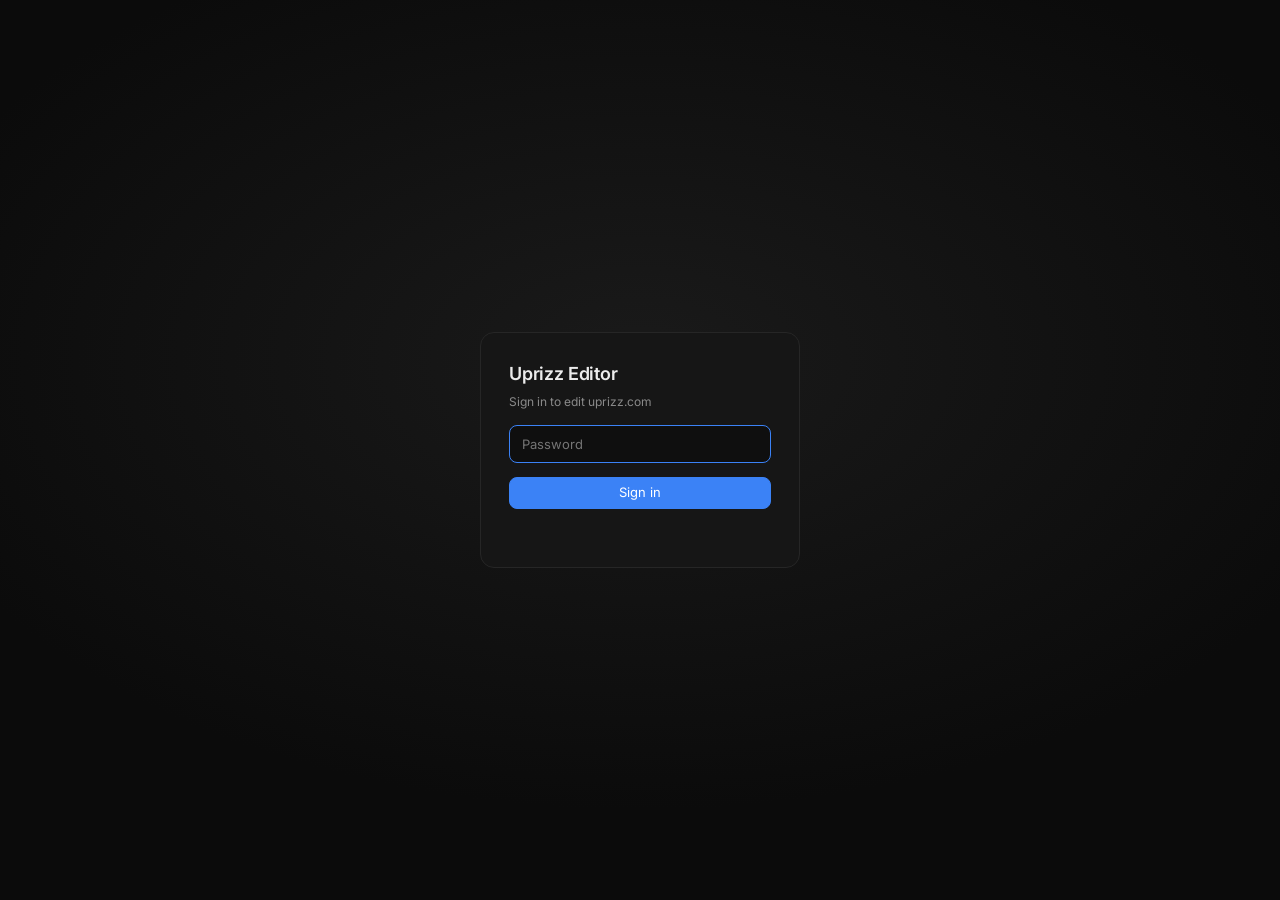
<file: admin/ai.html>
<!DOCTYPE html>
<html lang="en">
<head>
<meta charset="UTF-8">
<meta name="viewport" content="width=device-width, initial-scale=1.0">
<meta name="robots" content="noindex, nofollow">
<title>Uprizz Editor</title>
<link rel="icon" type="image/svg+xml" href="/favicon.svg">
<link href="https://fonts.googleapis.com/css2?family=Inter:wght@400;500;600&display=swap" rel="stylesheet">
<style>
:root{--bg:#0e0e0e;--panel:#161616;--panel2:#1d1d1d;--line:#262626;--text:#ececec;--muted:#8a8a8a;--accent:#3b82f6;--accent2:#2563eb;--ok:#22c55e;--warn:#f59e0b;--bad:#ef4444;--pin:#f97316}
*{box-sizing:border-box;margin:0;padding:0}
html,body{height:100%}
body{background:var(--bg);color:var(--text);font:13px/1.45 Inter,system-ui,sans-serif;-webkit-font-smoothing:antialiased;overflow:hidden}
button,input,textarea,select{font:inherit;color:inherit}
button{cursor:pointer;border:0;background:none}
.btn{height:32px;padding:0 14px;border-radius:8px;background:var(--panel2);border:1px solid var(--line);transition:background .15s}
.btn:hover{background:#262626}
a.btn{color:var(--text)}
.btn.primary{background:var(--accent);border-color:var(--accent);color:#fff}
.btn.primary:hover{background:var(--accent2)}
.btn:disabled{opacity:.5;cursor:default}
.btn.sm{height:26px;padding:0 10px;font-size:12px;border-radius:6px}
.hidden{display:none!important}

/* login */
#login{position:fixed;inset:0;display:grid;place-items:center;background:radial-gradient(60% 50% at 50% 40%,#1a1a1a,#0b0b0b)}
#login form{width:320px;background:var(--panel);border:1px solid var(--line);border-radius:14px;padding:28px;display:flex;flex-direction:column;gap:14px}
#login h1{font-size:18px;font-weight:600;letter-spacing:-.01em}
#login p{color:var(--muted);font-size:12px;margin-top:-8px}
#login input{height:38px;border-radius:8px;border:1px solid var(--line);background:#0f0f0f;padding:0 12px;outline:none}
#login input:focus{border-color:var(--accent)}
#loginErr{color:var(--bad);font-size:12px;min-height:16px}

/* app layout */
#app{display:grid;grid-template-rows:52px 1fr;height:100vh}
.top{display:flex;align-items:center;gap:10px;padding:0 12px;border-bottom:1px solid var(--line);background:#111}
.brand{display:flex;align-items:center;gap:8px;font-weight:600;padding-right:10px}
.brand img{width:22px;height:22px;border-radius:5px}
.cmsLink{display:inline-flex;align-items:center;gap:4px;height:30px;padding:0 10px 0 6px;border-radius:8px;background:#ffffff12;color:inherit;text-decoration:none;font-size:13px;margin-right:8px;transition:background .2s}
.cmsLink:hover{background:#ffffff22}
.cmsLink svg{width:15px;height:15px;fill:none;stroke:currentColor;stroke-width:1.8}
.seg{display:flex;background:var(--panel2);border:1px solid var(--line);border-radius:8px;padding:2px}
.seg button{height:26px;padding:0 10px;border-radius:6px;color:var(--muted);display:flex;align-items:center;gap:6px}
.seg button.on{background:#2a2a2a;color:var(--text)}
.seg svg{width:15px;height:15px;stroke:currentColor;fill:none;stroke-width:1.7}
.top .mid{flex:1;display:flex;justify-content:center;align-items:center;gap:10px}
.pageName{font-weight:500}
.pill{display:flex;align-items:center;gap:6px;font-size:12px;color:var(--muted);padding:0 8px}
.pill i{width:7px;height:7px;border-radius:50%;background:var(--ok)}
.pill.busy i{background:var(--warn);animation:blink 1s infinite}
@keyframes blink{50%{opacity:.3}}
.modes button.on.c{background:var(--pin);color:#fff}
.sel{display:flex;flex-wrap:wrap;gap:6px;margin-bottom:6px}
.chip{display:flex;align-items:center;gap:6px;max-width:100%;background:#16233a;border:1px solid #2b4a7a;color:#cfe0ff;border-radius:7px;padding:3px 4px 3px 8px;font-size:11px}
.chip b{font-weight:600;color:#fff;flex:none}
.chip span{overflow:hidden;text-overflow:ellipsis;white-space:nowrap;max-width:170px}
.chip button{width:18px;height:18px;border-radius:4px;color:#9ab;flex:none;line-height:18px}
.chip button:hover{background:#24395c;color:#fff}

.main{display:grid;grid-template-columns:230px 1fr 360px;min-height:0}
.side{border-right:1px solid var(--line);background:var(--panel);overflow:auto;padding:12px 8px}
.side h6{font-size:11px;font-weight:500;color:var(--muted);text-transform:uppercase;letter-spacing:.06em;padding:8px 10px 6px}
.pg{display:flex;align-items:center;gap:8px;width:100%;text-align:left;padding:7px 10px;border-radius:7px;color:#cfcfcf}
.pg:hover{background:var(--panel2)}
.pg.on{background:#262626;color:#fff}
.pg svg{width:14px;height:14px;stroke:currentColor;fill:none;stroke-width:1.7;flex:none;opacity:.8}
.pg .cnt{margin-left:auto;background:var(--pin);color:#fff;font-size:10px;border-radius:9px;padding:0 6px;line-height:16px}

.canvas{position:relative;overflow:hidden;background:#141414;display:flex;flex-direction:column;align-items:center}
.frameHead{display:flex;align-items:center;gap:8px;color:var(--muted);font-size:12px;padding:14px 0 8px}
.frameHead b{color:var(--text);font-weight:500}
.pv{display:flex;align-items:center;gap:8px;margin-left:10px;padding:3px 4px 3px 10px;border-radius:8px;background:#2a2108;border:1px solid #5c4511;color:#fcd34d}
.pv.live{background:var(--panel2);border-color:var(--line);color:var(--muted)}
.pv button{height:22px;padding:0 9px;border-radius:5px;background:#3d300d;color:#fde68a;font-size:11px}
.pv.live button{background:#262626;color:var(--text)}
.frameBox{position:relative;flex:1;width:100%;overflow:hidden}
#frameWrap{position:absolute;left:50%;top:0;transform-origin:top center;background:#fff;border-radius:6px;overflow:hidden;box-shadow:0 0 0 1px #2a2a2a}
#frame{border:0;display:block;width:100%;height:100%;background:#fff}
#hint{position:absolute;left:50%;bottom:52px;transform:translateX(-50%);background:var(--pin);color:#fff;padding:6px 12px;border-radius:20px;font-size:12px;box-shadow:0 6px 20px rgba(0,0,0,.4)}

/* popover for new comment */
#pop{position:fixed;z-index:20;width:260px;background:var(--panel);border:1px solid #333;border-radius:10px;padding:10px;box-shadow:0 12px 40px rgba(0,0,0,.5)}
#pop textarea{width:100%;height:80px;resize:none;background:#0f0f0f;border:1px solid var(--line);border-radius:7px;padding:8px;outline:none}
#pop .row{display:flex;justify-content:flex-end;gap:6px;margin-top:8px}

/* right panel */
.right{border-left:1px solid var(--line);background:var(--panel);display:flex;flex-direction:column;min-height:0}
.tabs{display:flex;gap:4px;padding:10px 10px 0}
.tabs button{padding:7px 12px;border-radius:7px;color:var(--muted)}
.tabs button.on{background:var(--panel2);color:var(--text)}
.pane{flex:1;min-height:0;display:flex;flex-direction:column}
#chat{flex:1;overflow:auto;padding:14px 12px;display:flex;flex-direction:column;gap:12px}
.empty{color:var(--muted);text-align:center;margin:auto;max-width:240px;font-size:12px}
.empty b{display:block;color:var(--text);font-size:14px;margin-bottom:6px}
.msg{max-width:100%;padding:9px 11px;border-radius:10px;white-space:pre-wrap;word-wrap:break-word}
.msg.user{align-self:flex-end;background:#26324a;max-width:88%}
.msg.ai{background:var(--panel2);border:1px solid var(--line)}
.msg.err{background:#2a1515;border:1px solid #4a1f1f;color:#fca5a5}
.msg .thumbs{display:flex;gap:4px;margin-top:6px}
.msg .thumbs img{width:44px;height:44px;object-fit:cover;border-radius:5px}
.changes{margin-top:10px;border-top:1px solid var(--line);padding-top:8px;white-space:normal}
.changes .f{display:flex;justify-content:space-between;font-size:12px;color:#cfcfcf;padding:2px 0}
.changes .f span:last-child{color:var(--muted)}
.changes .acts{display:flex;gap:6px;margin-top:10px;flex-wrap:wrap}
.diff{margin-top:8px;max-height:260px;overflow:auto;background:#0d0d0d;border:1px solid var(--line);border-radius:7px;font:11px/1.5 ui-monospace,Menlo,monospace;white-space:pre}
.diff div{padding:0 8px}
.diff .a{background:#0f2a17;color:#86efac}.diff .r{background:#2a1010;color:#fca5a5}.diff .h{color:#6b7280;background:#151515}
.working{display:flex;align-items:center;gap:8px;color:var(--muted)}
.spin{width:14px;height:14px;border:2px solid #333;border-top-color:var(--accent);border-radius:50%;animation:spin .8s linear infinite}
@keyframes spin{to{transform:rotate(360deg)}}
.composer{border-top:1px solid var(--line);padding:10px}
.composer .box{background:#0f0f0f;border:1px solid var(--line);border-radius:12px;padding:8px}
.composer .box:focus-within{border-color:#3a3a3a}
.costline{display:flex;justify-content:space-between;gap:10px;font-size:11px;color:var(--muted);padding:7px 4px 0}
.costline b{font-weight:500;color:#bdbdbd}
.costline button{color:var(--muted);font-size:11px;text-decoration:underline}
.composer textarea{width:100%;min-height:58px;max-height:160px;resize:none;border:0;outline:none;background:none}
.composer .bar{display:flex;align-items:center;gap:6px;margin-top:4px}
.composer label.inc{display:flex;align-items:center;gap:6px;font-size:11px;color:var(--muted);margin-right:auto;cursor:pointer}
.iconbtn{width:28px;height:28px;border-radius:7px;display:grid;place-items:center;color:var(--muted)}
.iconbtn:hover{background:#222;color:var(--text)}
.iconbtn svg{width:16px;height:16px;stroke:currentColor;fill:none;stroke-width:1.8}
.send{background:var(--accent);color:#fff}.send:hover{background:var(--accent2)}
.atts{display:flex;gap:6px;flex-wrap:wrap;margin-bottom:6px}
.atts span{position:relative}
.atts img{width:46px;height:46px;object-fit:cover;border-radius:6px;display:block}
.atts button{position:absolute;top:-6px;right:-6px;width:18px;height:18px;border-radius:50%;background:#333;font-size:11px;line-height:18px}

#comments{flex:1;overflow:auto;padding:12px;display:flex;flex-direction:column;gap:8px}
.cm{background:var(--panel2);border:1px solid var(--line);border-radius:10px;padding:10px;cursor:pointer}
.cm:hover{border-color:#3a3a3a}
.cm .n{display:flex;align-items:center;gap:8px;font-weight:500}
.cm .n i{width:20px;height:20px;border-radius:50% 50% 50% 0;background:var(--pin);color:#fff;font-style:normal;font-size:11px;display:grid;place-items:center;flex:none}
.cm .s{color:var(--muted);font-size:11px;margin:4px 0 0 28px;overflow:hidden;text-overflow:ellipsis;white-space:nowrap}
.cm .a{display:flex;gap:6px;margin:8px 0 0 28px}
.cm.resolved{opacity:.5}
.cm.resolved .n i{background:#555}
.filter{display:flex;gap:6px;padding:0 12px}
#history{flex:1;overflow:auto;padding:12px;display:flex;flex-direction:column;gap:8px}
.hday{font-size:11px;color:var(--muted);text-transform:uppercase;letter-spacing:.05em;margin:8px 2px 0}
.hi{background:var(--panel2);border:1px solid var(--line);border-radius:10px;padding:10px 11px}
.hi .htop{display:flex;align-items:center;gap:8px;font-size:11px;color:var(--muted)}
.hi .htop .pg2{color:#cfcfcf;font-weight:500}
.hi .htop .time{margin-left:auto}
.hi .req{margin-top:6px;font-weight:500;white-space:pre-wrap}
.hi .selx{margin-top:4px;font-size:11px;color:#9ab}
.hi details{margin-top:6px;font-size:12px;color:#bdbdbd}
.hi details summary{cursor:pointer;color:var(--muted);font-size:11px}
.hi details p{margin-top:4px;white-space:pre-wrap}
.hi .foot{display:flex;align-items:center;gap:6px;margin-top:8px;flex-wrap:wrap}
.badge{font-size:10px;font-weight:600;letter-spacing:.03em;padding:2px 7px;border-radius:10px;text-transform:uppercase}
.b-published{background:#0f2a17;color:#86efac}.b-proposed{background:#2a2108;color:#fcd34d}.b-discarded{background:#262626;color:#a3a3a3}
.b-undone{background:#2a1515;color:#fca5a5}.b-answered{background:#16233a;color:#9cc2ff}
.hcost{font-size:11px;color:var(--muted);margin-right:auto}
.htotal{padding:10px 12px 0;font-size:12px;color:var(--muted)}
.htotal b{color:var(--text);font-weight:500}
</style>
</head>
<body>

<!-- ============ Login ============ -->
<div id="login">
  <form id="loginForm">
    <h1>Uprizz Editor</h1>
    <p>Sign in to edit uprizz.com</p>
    <input id="pw" type="password" placeholder="Password" autocomplete="current-password" required autofocus>
    <button class="btn primary" type="submit" id="loginBtn">Sign in</button>
    <div id="loginErr"></div>
  </form>
</div>

<!-- ============ Editor ============ -->
<div id="app" class="hidden">
  <div id="demoBar" class="hidden" style="position:fixed;left:50%;bottom:14px;transform:translateX(-50%);z-index:30;background:#3b2a0a;border:1px solid #6b4a12;color:#fcd34d;padding:6px 14px;border-radius:20px;font-size:12px">Demo mode — Claude's answers are samples and nothing is saved to the website</div>
  <header class="top">
    <div class="brand"><img src="/apple-touch-icon.png" alt="">Editor</div>
    <a class="cmsLink" href="/admin/" title="Back to the CMS"><svg viewBox="0 0 24 24"><path d="M15 6l-6 6 6 6"/></svg>CMS</a>
    <div class="seg" id="device">
      <button data-w="1440" class="on" title="Desktop"><svg viewBox="0 0 24 24"><rect x="3" y="4" width="18" height="12" rx="1.5"/><path d="M8 20h8M12 16v4"/></svg></button>
      <button data-w="834" title="Tablet"><svg viewBox="0 0 24 24"><rect x="5" y="3" width="14" height="18" rx="2"/><path d="M11 18h2"/></svg></button>
      <button data-w="390" title="Phone"><svg viewBox="0 0 24 24"><rect x="7" y="3" width="10" height="18" rx="2"/><path d="M11 18h2"/></svg></button>
    </div>
    <div class="mid"><span class="pageName" id="pageName">Home</span></div>
    <span class="pill" id="statusPill"><i></i><span>Live</span></span>
    <div class="seg modes" id="modes">
      <button data-m="select" class="on" title="Select things on the page (V)"><svg viewBox="0 0 24 24"><path d="M5 3l14 7-6 2-2 6z"/></svg>Select</button>
      <button data-m="comment" title="Click to leave a comment (C)"><svg viewBox="0 0 24 24"><path d="M4 5h16v11H9l-5 4z"/></svg>Comment</button>
      <button data-m="preview" title="Use the page normally (P)"><svg viewBox="0 0 24 24"><path d="M7 4l12 8-12 8z"/></svg>Preview</button>
    </div>
    <a class="btn" id="openSite" target="_blank" rel="noopener" style="display:flex;align-items:center;text-decoration:none">Open page ↗</a>
    <button class="btn" id="checkSetup" title="Check that the keys saved in Cloudflare work">Check setup</button>
    <button class="btn" id="logout">Sign out</button>
  </header>

  <div class="main">
    <aside class="side">
      <h6>Pages</h6>
      <div id="pages"></div>
    </aside>

    <section class="canvas">
      <div class="frameHead"><b id="devName">Desktop</b><span id="devW">1440</span><span id="pvBar" class="pv hidden"><span id="pvText"></span><button id="pvToggle"></button></span></div>
      <div class="frameBox" id="frameBox">
        <div id="frameWrap"><iframe id="frame" title="Page preview"></iframe></div>
      </div>
      <div id="hint" class="hidden"></div>
    </section>

    <aside class="right">
      <div class="tabs">
        <button class="on" data-tab="claude">Ask Claude</button>
        <button data-tab="comments">Comments <span id="cmCount"></span></button>
        <button data-tab="history">History</button>
      </div>

      <div class="pane" id="pane-claude">
        <div id="chat">
          <div class="empty" id="chatEmpty"><b>Ask Claude</b>Describe a change to this page, like “Change the headline to …” or “Make the FAQ title smaller”. You'll review every change before it goes live.</div>
        </div>
        <div class="composer">
          <div class="box">
            <div class="sel" id="selChips"></div>
            <div class="atts" id="atts"></div>
            <textarea id="prompt" placeholder="Ask Claude… (select something on the page first to point at it)"></textarea>
            <div class="bar">
              <label class="inc hidden" id="incWrap"><input type="checkbox" id="incComments" checked> <span id="incText"></span></label>
              <input type="file" id="file" accept="image/*" multiple hidden>
              <button class="iconbtn" id="attach" title="Attach images"><svg viewBox="0 0 24 24"><path d="M21 12.5l-8.6 8.6a5 5 0 0 1-7.1-7.1l9-9a3.5 3.5 0 0 1 5 5l-9 9a2 2 0 0 1-2.9-2.9l8.3-8.3"/></svg></button>
              <button class="iconbtn send" id="send" title="Send"><svg viewBox="0 0 24 24"><path d="M12 19V5M5 12l7-7 7 7"/></svg></button>
            </div>
          </div>
          <div class="costline"><span id="estimate">Estimated: —</span><span>Spent so far: <b id="spent">0¢</b> <button id="resetSpent" title="Reset the running total">reset</button></span></div>
        </div>
      </div>

      <div class="pane hidden" id="pane-history">
        <div class="filter" style="padding-top:12px">
          <button class="btn sm" id="hPage">This page</button><button class="btn sm" id="hAll">All pages</button>
          <button class="btn sm" id="hRefresh" style="margin-left:auto" title="Reload history">↻</button>
        </div>
        <div class="htotal" id="hTotal"></div>
        <div id="history"></div>
      </div>

      <div class="pane hidden" id="pane-comments">
        <div class="filter" style="padding-top:12px">
          <button class="btn sm" id="fOpen">Open</button><button class="btn sm" id="fAll">All</button>
          <button class="btn sm primary" id="fix" style="margin-left:auto">Fix with Claude</button>
        </div>
        <div id="comments"></div>
      </div>
    </aside>
  </div>
</div>

<div id="pop" class="hidden">
  <textarea id="popText" placeholder="What should change here?"></textarea>
  <div class="row"><button class="btn sm" id="popCancel">Cancel</button><button class="btn sm primary" id="popSave">Comment</button></div>
</div>

<script>
/* ===== Settings: the address of the private helper (Cloudflare Worker) ===== */
const API = 'https://uprizz-editor.ergimema06.workers.dev';

const DEMO = new URLSearchParams(location.search).has('demo');
const $ = id => document.getElementById(id);
/* ---------- Demo mode (?demo): everything stays in this browser; nothing reaches the website ---------- */
const demoStore = {
  get() { try { return JSON.parse(localStorage.getItem('uprizzDemoComments') || '[]'); } catch (e) { return []; } },
  set(v) { try { localStorage.setItem('uprizzDemoComments', JSON.stringify(v)); } catch (e) {} },
};
async function demoApi(path, body) {
  const wait = ms => new Promise(r => setTimeout(r, ms));
  await wait(250);
  if (path === '/api/login') return { token: 'demo' };
  if (path === '/api/history' && !body) { try { return { history: JSON.parse(localStorage.getItem('uprizzDemoHistory') || '[]') }; } catch (e) { return { history: [] }; } }
  if (path === '/api/history') { let h = []; try { h = JSON.parse(localStorage.getItem('uprizzDemoHistory') || '[]'); } catch (e) {} h = h.map(x => x.id === body.id ? { ...x, status: 'discarded' } : x); try { localStorage.setItem('uprizzDemoHistory', JSON.stringify(h)); } catch (e) {} return { history: h }; }
  if (path === '/api/status') return { deploy: { status: 'completed', conclusion: 'success', sha: S.demoSha || 'demo' } };
  if (path === '/api/comments' && !body) return { comments: demoStore.get() };
  if (path === '/api/comments') {
    let list = demoStore.get();
    if (body.action === 'add') list.push({ id: Math.random().toString(36).slice(2, 10), status: 'open', created: new Date().toISOString(), ...body.comment });
    if (body.action === 'update') list = list.map(c => c.id === body.id ? { ...c, ...body.patch } : c);
    if (body.action === 'delete') list = list.filter(c => c.id !== body.id);
    demoStore.set(list); return { comments: list };
  }
  if (path === '/api/ask') {
    await wait(2500);
    const ask = (body.message || 'apply my comments').trim();
    const picked = (body.selection || []).map(s => s.kind + (s.text ? ' “' + s.text.slice(0, 40) + '”' : '')).join(', ');
    const before = '<h1><span class="l l1"><span>Brands built</span></span> <span class="l l2"><span>as systems</span></span> <span class="l l3"><span>not decorations.</span></span></h1>';
    const after = before.replace('Brands built', 'Brands that grow');
    return {
      reply: `Demo answer — in the real editor, Claude would now edit this page's files to do “${ask}”${body.commentIds.length ? ` (plus your ${body.commentIds.length} comment${body.commentIds.length > 1 ? 's' : ''})` : ''}${picked ? ' on the item' + ((body.selection || []).length > 1 ? 's' : '') + ' you selected: ' + picked : ''}, then summarise what changed here. Below is a sample change so you can try reviewing and publishing.`,
      changes: [{ path: 'index.html', before: 'line one\n' + before + '\nline three', after: 'line one\n' + after + '\nline three', baseSha: 'demo' }],
      images: [],
      cost: 0.05,
      historyId: (() => { const id = Math.random().toString(36).slice(2, 10); let h = []; try { h = JSON.parse(localStorage.getItem('uprizzDemoHistory') || '[]'); } catch (e) {}
        h.push({ id, page: body.page, created: new Date().toISOString(), request: ask, selection: (body.selection || []).map(s => s.kind + (s.text ? ': ' + s.text.slice(0, 60) : '')), reply: 'Demo answer (sample change to the homepage headline).', files: ['index.html'], cost: 0.05, status: 'proposed' });
        try { localStorage.setItem('uprizzDemoHistory', JSON.stringify(h)); } catch (e) {} return id; })(),
    };
  }
  if (path === '/api/publish') {
    await wait(800); S.demoSha = 'demo' + Date.now();
    try { const h = JSON.parse(localStorage.getItem('uprizzDemoHistory') || '[]').map(x => x.id === body.historyId ? { ...x, status: 'published', commit: S.demoSha } : x); localStorage.setItem('uprizzDemoHistory', JSON.stringify(h)); } catch (e) {}
    if (body.resolveComments && body.resolveComments.length) demoStore.set(demoStore.get().map(c => body.resolveComments.includes(c.id) ? { ...c, status: 'resolved' } : c));
    return { commit: S.demoSha };
  }
  if (path === '/api/undo') { await wait(800); try { const h = JSON.parse(localStorage.getItem('uprizzDemoHistory') || '[]').map(x => x.id === body.historyId ? { ...x, status: 'undone' } : x); localStorage.setItem('uprizzDemoHistory', JSON.stringify(h)); } catch (e) {} S.demoSha = 'demo' + Date.now(); return { commit: S.demoSha }; }
  throw new Error('Not available in demo mode.');
}
const S = { token: null, pages: [], page: '/', width: 1440, comments: [], showAll: false, commenting: false, chats: {}, busy: false, atts: [], lastCommit: null };
try { S.token = sessionStorage.getItem('uprizzToken'); } catch (e) {}

async function api(path, body) {
  if (DEMO) return demoApi(path, body);
  const r = await fetch(API + path, {
    method: body ? 'POST' : 'GET',
    headers: { 'Content-Type': 'application/json', ...(S.token ? { Authorization: 'Bearer ' + S.token } : {}) },
    body: body ? JSON.stringify(body) : undefined,
  });
  const data = await r.json().catch(() => ({ error: 'The editor helper could not be reached.' }));
  if (r.status === 401 && path !== '/api/login') { signOut(); throw new Error('Your session ended. Please sign in again.'); }
  if (!r.ok) throw new Error(data.error || 'Something went wrong.');
  return data;
}

/* ---------- login ---------- */
$('loginForm').onsubmit = async e => {
  e.preventDefault(); $('loginErr').textContent = ''; $('loginBtn').disabled = true;
  try {
    const { token } = await api('/api/login', { password: $('pw').value });
    S.token = token; try { sessionStorage.setItem('uprizzToken', token); } catch (e) {}
    start();
  } catch (err) { $('loginErr').textContent = err.message; }
  $('loginBtn').disabled = false;
};
function signOut() { S.token = null; try { sessionStorage.removeItem('uprizzToken'); } catch (e) {} $('app').classList.add('hidden'); $('login').classList.remove('hidden'); }
$('logout').onclick = signOut;

async function start() {
  $('login').classList.add('hidden'); $('app').classList.remove('hidden');
  await loadPages();
  const initial = (location.hash.slice(1) && S.pages.find(p => p.path === decodeURIComponent(location.hash.slice(1)))) ? decodeURIComponent(location.hash.slice(1)) : '/';
  selectPage(initial);
  loadComments(); pollStatus();
}

/* ---------- pages ---------- */
async function loadPages() {
  let paths = ['/', '/work/'];
  try {
    const xml = await (await fetch('/sitemap.xml', { cache: 'no-store' })).text();
    paths = [...xml.matchAll(/<loc>https?:\/\/[^/]+(\/[^<]*)<\/loc>/g)].map(m => m[1]);
  } catch (e) {}
  const nice = s => s.split('-').map(w => /^\d+$/.test(w) ? w : w[0].toUpperCase() + w.slice(1)).join(' ');
  S.pages = paths.map(p => ({ path: p, name: p === '/' ? 'Home' : p === '/work/' ? 'Work' : nice(p.split('/').filter(Boolean).pop()), group: p.startsWith('/projects/') ? 'Projects' : 'Pages' }));
  renderPages();
}
const ICON = {
  home: '<svg viewBox="0 0 24 24"><path d="M4 11l8-7 8 7v9H4z"/></svg>',
  page: '<svg viewBox="0 0 24 24"><path d="M6 3h8l4 4v14H6z"/><path d="M14 3v4h4"/></svg>',
};
function renderPages() {
  const open = c => c.status === 'open';
  let html = '', group = '';
  for (const p of S.pages) {
    if (p.group !== group) { group = p.group; if (group === 'Projects') html += '<h6 style="margin-top:10px">Projects</h6>'; }
    const n = S.comments.filter(c => c.page === p.path && open(c)).length;
    html += `<button class="pg ${p.path === S.page ? 'on' : ''}" data-p="${p.path}">${p.path === '/' ? ICON.home : ICON.page}<span>${p.name}</span>${n ? `<span class="cnt">${n}</span>` : ''}</button>`;
  }
  $('pages').innerHTML = html;
  $('pages').querySelectorAll('.pg').forEach(b => b.onclick = () => selectPage(b.dataset.p));
}
function selectPage(path) {
  S.sel = []; renderChips && renderChips();
  S.page = path; history.replaceState(null, '', '#' + encodeURIComponent(path));
  const p = S.pages.find(x => x.path === path) || { name: path };
  $('pageName').textContent = p.name; $('openSite').href = path;
  S.preview = null; showLive();
  renderPages(); renderChat(); renderComments(); updateInclude(); loadBase(path); updateEstimate();
  if (!$('pane-history').classList.contains('hidden')) renderHistory();
}

/* ---------- canvas / devices ---------- */
const DEV = { 1440: 'Desktop', 834: 'Tablet', 390: 'Phone' };
$('device').querySelectorAll('button').forEach(b => b.onclick = () => {
  $('device').querySelectorAll('button').forEach(x => x.classList.toggle('on', x === b));
  S.width = +b.dataset.w; fit();
});
function fit() {
  const box = $('frameBox').getBoundingClientRect(), wrap = $('frameWrap');
  if (box.width < 50) return;
  const scale = Math.min(1, (box.width - 48) / S.width);
  wrap.style.width = S.width + 'px';
  wrap.style.height = (box.height - 12) / scale + 'px';
  wrap.style.transform = `translateX(-50%) scale(${scale})`;
  S.scale = scale;
  $('devName').textContent = DEV[S.width]; $('devW').textContent = S.width;
}
addEventListener('resize', fit);
new ResizeObserver(fit).observe($('frameBox'));

/* ---------- page interaction: Select / Comment / Preview ---------- */
S.mode = 'select'; S.sel = [];
function frameDoc() { try { return $('frame').contentDocument; } catch (e) { return null; } }
const INLINE = new Set(['SPAN', 'B', 'I', 'EM', 'STRONG', 'SMALL', 'SUP', 'SUB', 'U', 'BR', 'svg', 'path', 'circle', 'rect', 'g']);
function snap(el) {
  while (el && el.parentElement && el.tagName !== 'BODY' && INLINE.has(el.tagName) && !hasBgImage(el)) el = el.parentElement;
  return el;
}
function hasBgImage(el) { try { return /url\(/.test(el.ownerDocument.defaultView.getComputedStyle(el).backgroundImage); } catch (e) { return false; } }
function kindOf(el) {
  const t = el.tagName;
  if (t === 'IMG' || t === 'CANVAS' || t === 'VIDEO' || hasBgImage(el)) return 'Image';
  if (/^H[1-6]$/.test(t)) return 'Heading';
  if (t === 'A') return el.classList.contains('btn-dark') || el.classList.contains('btn') ? 'Button' : 'Link';
  if (t === 'BUTTON') return 'Button';
  if (t === 'INPUT' || t === 'TEXTAREA' || t === 'FORM') return 'Form';
  if (['SECTION', 'HEADER', 'FOOTER', 'MAIN', 'NAV'].includes(t)) return 'Section';
  if (['P', 'LI', 'BLOCKQUOTE', 'LABEL'].includes(t) || (el.children.length === 0 && el.textContent.trim())) return 'Text';
  return 'Group';
}
function describe(el) {
  const d = el.ownerDocument, w = d.defaultView, bg = w.getComputedStyle(el).backgroundImage.match(/url\(["']?([^"')]+)/);
  return {
    kind: kindOf(el), selector: selectorFor(el),
    text: (el.innerText || el.getAttribute('alt') || el.getAttribute('aria-label') || '').trim().replace(/\s+/g, ' ').slice(0, 400),
    html: el.outerHTML.replace(/\s+/g, ' ').slice(0, 1500),
    image: el.tagName === 'IMG' ? el.getAttribute('src') : bg ? bg[1].replace(location.origin, '') : '',
  };
}
function box(d, cls, el, label, color) {
  const r = el.getBoundingClientRect(), w = d.defaultView, b = d.createElement('div');
  b.className = '__box ' + cls;
  Object.assign(b.style, { left: r.left + w.scrollX + 'px', top: r.top + w.scrollY + 'px', width: r.width + 'px', height: r.height + 'px', borderColor: color });
  if (label) { const l = d.createElement('i'); l.textContent = label; l.style.background = color; b.appendChild(l); }
  d.body.appendChild(b); return b;
}
function drawSelection() {
  const d = frameDoc(); if (!d || !d.body) return;
  d.querySelectorAll('.__box.s').forEach(x => x.remove());
  S.sel.forEach((s, i) => { let el = null; try { el = d.querySelector(s.selector); } catch (e) {} if (el) box(d, 's', el, (S.sel.length > 1 ? (i + 1) + ' · ' : '') + s.kind, '#3b82f6'); });
  renderChips(); updateEstimate();
}
function renderChips() {
  $('selChips').innerHTML = S.sel.map((s, i) => `<div class="chip" title="${esc(s.text || s.image || s.selector)}"><b>${s.kind}</b><span>${esc(s.text || s.image.split('/').pop() || '')}</span>
    <button data-up="${i}" title="Select the surrounding block">↑</button><button data-x="${i}" title="Remove">×</button></div>`).join('');
  $('selChips').querySelectorAll('[data-x]').forEach(b => b.onclick = () => { S.sel.splice(+b.dataset.x, 1); drawSelection(); });
  $('selChips').querySelectorAll('[data-up]').forEach(b => b.onclick = () => {
    const d = frameDoc(), s = S.sel[+b.dataset.up]; let el = null; try { el = d.querySelector(s.selector); } catch (e) {}
    let p = el && el.parentElement; while (p && p.tagName !== 'BODY' && p.getBoundingClientRect().width === el.getBoundingClientRect().width && p.getBoundingClientRect().height === el.getBoundingClientRect().height) p = p.parentElement;
    if (p && p.tagName !== 'BODY') { S.sel[+b.dataset.up] = describe(p); drawSelection(); }
  });
}
function setMode(m) {
  S.mode = m;
  $('modes').querySelectorAll('button').forEach(b => { b.classList.toggle('on', b.dataset.m === m); b.classList.toggle('c', b.dataset.m === 'comment'); });
  const hint = { select: 'Click to select · Shift-click to add more · Esc to clear', comment: 'Click anything on the page to comment · Esc to stop' }[m];
  $('hint').classList.toggle('hidden', !hint); $('hint').textContent = hint || '';
  $('hint').style.background = m === 'comment' ? 'var(--pin)' : 'var(--accent)';
  const d = frameDoc(); if (d && d.body) { d.body.classList.toggle('__editing', m !== 'preview'); d.querySelectorAll('.__box.h').forEach(x => x.remove()); }
  if (m !== 'comment') closePop();
}
$('modes').querySelectorAll('button').forEach(b => b.onclick = () => setMode(b.dataset.m));
// kept for older callers
function setCommenting(on) { setMode(on ? 'comment' : 'select'); }
addEventListener('keydown', e => {
  if (/INPUT|TEXTAREA/.test(document.activeElement.tagName)) { if (e.key === 'Escape') closePop(); return; }
  if (e.key === 'Escape') { closePop(); if (S.mode === 'select' && S.sel.length) { S.sel = []; drawSelection(); } else setMode('select'); }
  if (e.key === 'v') setMode('select'); if (e.key === 'c') setMode('comment'); if (e.key === 'p') setMode('preview');
});

$('frame').addEventListener('load', () => {
  const d = frameDoc(); if (!d || !d.body) return;
  const st = d.createElement('style');
  st.textContent = `body.__editing *{pointer-events:auto!important;cursor:default!important}
  body.__editing .__box,body.__editing .__box *{pointer-events:none!important}
  .__box{position:absolute;z-index:2147483645;border:1.5px solid;border-radius:2px;pointer-events:none;box-sizing:border-box}
  .__box.h{border-width:1px}
  .__box i{position:absolute;left:-1.5px;top:-20px;font:500 11px/18px Inter,sans-serif;font-style:normal;color:#fff;padding:0 6px;border-radius:3px 3px 3px 0;white-space:nowrap}
  .__pin{position:absolute;z-index:2147483646;width:26px;height:26px;margin:-26px 0 0 0;border-radius:50% 50% 50% 0;background:#f97316;color:#fff;
    font:600 12px/26px Inter,sans-serif;text-align:center;box-shadow:0 4px 14px rgba(0,0,0,.35);cursor:pointer!important;transition:transform .15s;pointer-events:auto!important}
  .__pin:hover{transform:scale(1.15)} .__pin.r{background:#777}`;
  d.head.appendChild(st);
  d.body.classList.toggle('__editing', S.mode !== 'preview');
  S.sel = S.sel.filter(s => { try { return d.querySelector(s.selector); } catch (e) { return false; } });
  let hover = null;
  d.addEventListener('mousemove', e => {
    if (S.mode === 'preview') return;
    if (e.target.classList && (e.target.classList.contains('__pin') || e.target.classList.contains('__box'))) return;
    const el = snap(e.target); if (el === hover) return;
    hover = el; d.querySelectorAll('.__box.h').forEach(x => x.remove());
    if (el && el.tagName !== 'BODY' && !S.sel.some(s => { try { return d.querySelector(s.selector) === el; } catch (x) { return false; } }))
      box(d, 'h', el, kindOf(el), S.mode === 'comment' ? '#f97316' : '#60a5fa');
  }, true);
  d.addEventListener('mouseleave', () => { hover = null; d.querySelectorAll('.__box.h').forEach(x => x.remove()); });
  const block = e => { if (S.mode !== 'preview') { e.preventDefault(); e.stopPropagation(); } };
  ['mousedown', 'mouseup', 'submit', 'dblclick'].forEach(t => d.addEventListener(t, block, true));
  d.addEventListener('click', e => {
    if (e.target.classList && e.target.classList.contains('__pin')) { e.preventDefault(); e.stopPropagation(); showTab('comments'); highlightComment(e.target.dataset.id); return; }
    if (S.mode === 'preview') return;
    e.preventDefault(); e.stopPropagation();
    const el = snap(e.target); if (!el || el.tagName === 'BODY') return;
    d.querySelectorAll('.__box.h').forEach(x => x.remove()); hover = null;
    if (S.mode === 'select') {
      const info = describe(el), at = S.sel.findIndex(s => s.selector === info.selector);
      if (e.shiftKey || e.metaKey) { at >= 0 ? S.sel.splice(at, 1) : S.sel.push(info); }
      else S.sel = at >= 0 && S.sel.length === 1 ? [] : [info];
      S.sel = S.sel.slice(0, 6); drawSelection(); showTab('claude');
      return;
    }
    const r = el.getBoundingClientRect(), info = describe(el);
    S.draft = { page: S.page, selector: info.selector, snippet: (info.text || info.image || info.html).slice(0, 300),
      x: r.width ? (e.clientX - r.left) / r.width : 0, y: r.height ? (e.clientY - r.top) / r.height : 0 };
    const fr = $('frame').getBoundingClientRect();
    openPop(fr.left + e.clientX * S.scale, fr.top + e.clientY * S.scale);
  }, true);
  const win = $('frame').contentWindow;
  const redraw = () => { placePins(); drawSelection(); };
  win.addEventListener('resize', redraw);
  setTimeout(redraw, 600); setTimeout(redraw, 2500);
  renderChips();
});
function selectorFor(el) {
  const parts = [];
  while (el && el.nodeType === 1 && el.tagName !== 'BODY') {
    if (el.id && !el.id.startsWith('__')) { parts.unshift('#' + CSS.escape(el.id)); break; }
    let s = el.tagName.toLowerCase(), i = 1, sib = el;
    while ((sib = sib.previousElementSibling)) if (sib.tagName === el.tagName) i++;
    const cls = [...el.classList].filter(c => !c.startsWith('__') && !['in', 'on', 'open', 'hide', 'ready', 'loading'].includes(c)).slice(0, 2);
    if (cls.length) s += '.' + cls.map(c => CSS.escape(c)).join('.');
    parts.unshift(s + `:nth-of-type(${i})`);
    el = el.parentElement;
  }
  return parts.join(' > ');
}
function placePins() {
  const d = frameDoc(); if (!d || !d.body) return;
  d.querySelectorAll('.__pin').forEach(p => p.remove());
  visibleComments().forEach((c, i) => {
    let el = null; try { el = d.querySelector(c.selector); } catch (e) {}
    if (!el) return;
    const r = el.getBoundingClientRect(), w = d.defaultView, pin = d.createElement('div');
    pin.className = '__pin' + (c.status === 'resolved' ? ' r' : ''); pin.dataset.id = c.id; pin.textContent = i + 1;
    pin.style.left = (r.left + w.scrollX + r.width * c.x) + 'px'; pin.style.top = (r.top + w.scrollY + r.height * c.y) + 'px';
    d.body.appendChild(pin);
  });
}
function openPop(x, y) {
  const p = $('pop'); p.classList.remove('hidden');
  p.style.left = Math.min(x + 12, innerWidth - 280) + 'px'; p.style.top = Math.min(y + 12, innerHeight - 160) + 'px';
  $('popText').value = ''; $('popText').focus();
}
function closePop() { $('pop').classList.add('hidden'); S.draft = null; }
$('popCancel').onclick = closePop;
$('popSave').onclick = async () => {
  const note = $('popText').value.trim(); if (!note || !S.draft) return;
  $('popSave').disabled = true;
  try { const r = await api('/api/comments', { action: 'add', comment: { ...S.draft, note } }); S.comments = r.comments; closePop(); refreshComments(); }
  catch (e) { alertMsg(e.message); }
  $('popSave').disabled = false;
};
$('popText').addEventListener('keydown', e => { if (e.key === 'Enter' && (e.metaKey || e.ctrlKey)) $('popSave').click(); });

/* ---------- comments panel ---------- */
async function loadComments() { try { S.comments = (await api('/api/comments')).comments; refreshComments(); } catch (e) { alertMsg(e.message); } }
function visibleComments() { return S.comments.filter(c => c.page === S.page && (S.showAll || c.status === 'open')); }
function refreshComments() { renderComments(); renderPages(); placePins(); updateInclude(); }
function renderComments() {
  const list = visibleComments(), open = S.comments.filter(c => c.page === S.page && c.status === 'open').length;
  $('cmCount').textContent = open ? `(${open})` : '';
  $('fOpen').classList.toggle('primary', false); $('fOpen').style.borderColor = S.showAll ? '' : '#555'; $('fAll').style.borderColor = S.showAll ? '#555' : '';
  $('comments').innerHTML = list.length ? list.map((c, i) => `
    <div class="cm ${c.status}" data-id="${c.id}">
      <div class="n"><i>${i + 1}</i><span>${esc(c.note)}</span></div>
      <div class="s">on “${esc(c.snippet)}”</div>
      <div class="a">
        <button class="btn sm" data-act="${c.status === 'open' ? 'resolve' : 'reopen'}">${c.status === 'open' ? 'Resolve' : 'Reopen'}</button>
        <button class="btn sm" data-act="delete">Delete</button>
      </div>
    </div>`).join('') : `<div class="empty"><b>No comments${S.showAll ? '' : ' open'}</b>Click “Comment” at the top, then click anything on the page to leave a note.</div>`;
  $('comments').querySelectorAll('.cm').forEach(el => {
    el.onclick = e => {
      const act = e.target.dataset && e.target.dataset.act, id = el.dataset.id;
      if (act === 'delete') return commentAction({ action: 'delete', id });
      if (act) return commentAction({ action: 'update', id, patch: { status: act === 'resolve' ? 'resolved' : 'open' } });
      scrollToComment(id);
    };
  });
  $('fix').disabled = !open;
}
async function commentAction(body) { try { S.comments = (await api('/api/comments', body)).comments; refreshComments(); } catch (e) { alertMsg(e.message); } }
function scrollToComment(id) {
  const d = frameDoc(), c = S.comments.find(x => x.id === id); if (!d || !c) return;
  let el = null; try { el = d.querySelector(c.selector); } catch (e) {}
  if (el) { const w = d.defaultView; w.scrollTo(0, el.getBoundingClientRect().top + w.scrollY - 120); setTimeout(placePins, 400); }
}
function highlightComment(id) { const el = $('comments').querySelector(`[data-id="${id}"]`); if (el) { el.scrollIntoView({ block: 'center' }); el.style.borderColor = '#f97316'; setTimeout(() => el.style.borderColor = '', 1500); } }
$('fOpen').onclick = () => { S.showAll = false; refreshComments(); };
$('fAll').onclick = () => { S.showAll = true; refreshComments(); };
$('fix').onclick = () => { showTab('claude'); $('incComments').checked = true; if (!$('prompt').value.trim()) $('prompt').value = 'Please make the changes described in my comments.'; send(); };

/* ---------- tabs ---------- */
document.querySelectorAll('.tabs button').forEach(b => b.onclick = () => showTab(b.dataset.tab));
function showTab(t) {
  document.querySelectorAll('.tabs button').forEach(b => b.classList.toggle('on', b.dataset.tab === t));
  $('pane-claude').classList.toggle('hidden', t !== 'claude'); $('pane-comments').classList.toggle('hidden', t !== 'comments');
  $('pane-history').classList.toggle('hidden', t !== 'history'); if (t === 'history') loadHistory();
}

/* ---------- Ask Claude ---------- */
function chat() { return S.chats[S.page] || (S.chats[S.page] = []); }
function updateInclude() {
  const n = S.comments.filter(c => c.page === S.page && c.status === 'open').length;
  $('incWrap').classList.toggle('hidden', !n); $('incText').textContent = `Include ${n} open comment${n > 1 ? 's' : ''}`;
}
const esc = s => String(s).replace(/[&<>"]/g, c => ({ '&': '&amp;', '<': '&lt;', '>': '&gt;', '"': '&quot;' }[c]));
function renderChat() {
  const box = $('chat'), msgs = chat();
  box.innerHTML = '';
  if (!msgs.length) { box.innerHTML = `<div class="empty" id="chatEmpty"><b>Ask Claude</b>Describe a change to this page, like “Change the headline to …” or “Make the FAQ title smaller”. You'll review every change before it goes live.</div>`; return; }
  msgs.forEach((m, i) => {
    const div = document.createElement('div');
    div.className = 'msg ' + (m.role === 'user' ? 'user' : m.error ? 'err' : 'ai');
    if (m.working) { div.innerHTML = `<div class="working"><div class="spin"></div><span>Claude is working on it… <span class="t">0s</span></span></div>`; box.appendChild(div); return; }
    div.textContent = m.text;
    if (m.thumbs && m.thumbs.length) { const t = document.createElement('div'); t.className = 'thumbs'; t.innerHTML = m.thumbs.map(s => `<img src="${s}">`).join(''); div.appendChild(t); }
    if (m.proposal) div.appendChild(renderProposal(m, i));
    if (typeof m.cost === 'number') { const c = document.createElement('div'); c.style.cssText = 'margin-top:8px;font-size:11px;color:var(--muted)'; c.textContent = `Actual cost: ${m.cost >= 1 ? '$' + m.cost.toFixed(2) : Math.max(0.1, m.cost * 100).toFixed(1).replace(/\.0$/, '') + '¢'}`; div.appendChild(c); }
    box.appendChild(div);
  });
  box.scrollTop = box.scrollHeight;
}
function renderProposal(m, idx) {
  const p = m.proposal, wrap = document.createElement('div'); wrap.className = 'changes';
  const files = p.changes.map(c => { const d = lineDiff(c.before, c.after); return `<div class="f"><span>${esc(label(c.path))}</span><span>+${d.add} −${d.del}</span></div>`; }).join('')
    + p.images.map(im => `<div class="f"><span>${esc(label(im.path))}</span><span>new image</span></div>`).join('');
  if (!p.changes.length && !p.images.length) { wrap.innerHTML = '<div class="f"><span>No changes were made.</span></div>'; return wrap; }
  let acts = '';
  if (p.state === 'review') acts = `<button class="btn sm primary" data-a="publish">Publish</button><button class="btn sm" data-a="preview">Preview</button><button class="btn sm" data-a="diff">Show changes</button><button class="btn sm" data-a="discard">Discard</button>`;
  if (p.state === 'publishing') acts = `<div class="working"><div class="spin"></div><span>Publishing…</span></div>`;
  if (p.state === 'deploying') acts = `<div class="working"><div class="spin"></div><span>Saved. Going live (about a minute)…</span></div>`;
  if (p.state === 'live') acts = `<span style="color:var(--ok)">${DEMO ? '✓ Published (demo, the site was not changed)' : '✓ Live on uprizz.com'}</span><button class="btn sm" data-a="undo">Undo</button>`;
  if (p.state === 'discarded') acts = `<span style="color:var(--muted)">Discarded</span>`;
  if (p.state === 'undone') acts = `<span style="color:var(--muted)">Undone — the previous version is back</span>`;
  wrap.innerHTML = `<div style="color:var(--muted);font-size:11px;margin-bottom:4px">Files changed</div>${files}<div class="acts">${acts}</div>${p.showDiff ? diffHtml(p) : ''}`;
  wrap.querySelectorAll('[data-a]').forEach(b => b.onclick = () => proposalAction(idx, b.dataset.a));
  return wrap;
}
const label = p => ({ 'index.html': 'Homepage (index.html)', 'js/main.js': 'Homepage lists (main.js)', 'css/style.css': 'Site styles', 'css/pages.css': 'Work/project styles',
  '_build/projects.json': 'Project content', '_build/build.py': 'Page templates' }[p] || p);

async function send() {
  if (S.busy) return;
  const text = $('prompt').value.trim();
  const ids = $('incComments').checked ? S.comments.filter(c => c.page === S.page && c.status === 'open').map(c => c.id) : [];
  const sel = S.sel.slice();
  if (!text && !ids.length) return;
  const page = S.page, msgs = chat();
  const atts = S.atts.slice(); S.atts = []; renderAtts();
  msgs.push({ role: 'user', text: (sel.length ? sel.map(s => '[' + s.kind + (s.text ? ': ' + s.text.slice(0, 40) + (s.text.length > 40 ? '…' : '') : '') + ']').join(' ') + '\n' : '') + (text || 'Apply my comments.'), thumbs: atts.map(a => a.url), commentIds: ids });
  msgs.push({ role: 'assistant', working: true });
  $('prompt').value = ''; S.busy = true; renderChat();
  const t0 = Date.now(), timer = setInterval(() => { const t = document.querySelector('#chat .working .t'); if (t && S.page === page) t.textContent = Math.round((Date.now() - t0) / 1000) + 's'; }, 1000);
  try {
    const history = msgs.filter(m => !m.working && !m.error).slice(0, -1).map(m => ({ role: m.role, text: m.text }));
    S.sel = []; drawSelection();
    const r = await api('/api/ask', { page, message: text, commentIds: ids, selection: sel, history, attachments: atts.map(a => ({ name: a.name, base64: a.base64 })) });
    COST.lastAsk[page] = Date.now(); if (typeof r.cost === 'number') spentAdd(r.cost);
    const prop = { changes: r.changes, images: r.images, state: 'review', commentIds: ids, summary: r.reply, historyId: r.historyId };
    msgs.pop(); msgs.push({ role: 'assistant', text: r.reply, cost: r.cost, proposal: prop });
    makePreview(page, prop);
  } catch (e) { msgs.pop(); msgs.push({ role: 'assistant', text: /invalid x-api-key|authentication_error/.test(e.message) ? 'Anthropic rejected the Claude API key saved in Cloudflare. Click “Check setup” at the top to see what’s wrong with it.' : e.message, error: true }); }
  clearInterval(timer); S.busy = false; if (S.page === page) renderChat(); updateEstimate();
}
$('send').onclick = send;
$('prompt').addEventListener('keydown', e => { if (e.key === 'Enter' && !e.shiftKey) { e.preventDefault(); send(); } });

async function proposalAction(idx, a) {
  const m = chat()[idx], p = m.proposal;
  if (a === 'diff') { p.showDiff = !p.showDiff; return renderChat(); }
  if (a === 'discard') { p.state = 'discarded'; if (p.historyId) api('/api/history', { action: 'discard', id: p.historyId }).catch(() => {}); if (S.preview && S.preview.proposal === p) reloadFrame(); return renderChat(); }
  if (a === 'preview') { if (S.preview && S.preview.proposal === p) showPreview(); else makePreview(S.page, p); return; }
  if (a === 'publish') {
    p.state = 'publishing'; renderChat();
    try {
      const r = await api('/api/publish', { changes: p.changes.map(c => ({ path: c.path, after: c.after, baseSha: c.baseSha })), images: p.images, summary: p.summary, resolveComments: p.commentIds, historyId: p.historyId });
      p.commit = r.commit; p.state = 'deploying'; renderChat();
      if (p.commentIds.length) loadComments();
      await waitForDeploy(r.commit); p.state = 'live'; renderChat(); reloadFrame();
    } catch (e) { p.state = 'review'; chat().push({ role: 'assistant', text: e.message, error: true }); renderChat(); }
  }
  if (a === 'undo') {
    if (!confirmUndo()) return;
    p.state = 'deploying'; renderChat();
    try { const r = await api('/api/undo', { commit: p.commit, historyId: p.historyId }); await waitForDeploy(r.commit); p.state = 'undone'; reloadFrame(); }
    catch (e) { p.state = 'live'; chat().push({ role: 'assistant', text: e.message, error: true }); }
    renderChat();
  }
}
function confirmUndo() { return true; } // undo is itself reversible from GitHub history
function reloadFrame() { S.preview = null; showLive(); }

/* ---------- live preview of Claude's proposed change (before publishing) ---------- */
const RAW = 'https://raw.githubusercontent.com/ergimema06-spec/uprizz-website/main/';
function showLive() {
  const f = $('frame'); f.removeAttribute('srcdoc');
  f.src = S.page + (S.page.includes('?') ? '&' : '?') + 'editor=' + Date.now();
  S.showingPreview = false; updatePvBar();
}
function showPreview() {
  if (!S.preview || S.preview.page !== S.page) return;
  const f = $('frame'); f.removeAttribute('src'); f.srcdoc = S.preview.html;
  S.showingPreview = true; updatePvBar();
}
function updatePvBar() {
  const has = S.preview && S.preview.page === S.page;
  $('pvBar').classList.toggle('hidden', !has && !(S.preview && S.preview.loading));
  if (S.preview && S.preview.loading) { $('pvBar').className = 'pv'; $('pvText').textContent = 'Building preview…'; $('pvToggle').classList.add('hidden'); return; }
  if (!has) return;
  $('pvToggle').classList.remove('hidden');
  $('pvBar').className = 'pv' + (S.showingPreview ? '' : ' live');
  $('pvText').textContent = S.showingPreview ? 'Preview · not published yet' : 'Showing the live page';
  $('pvToggle').textContent = S.showingPreview ? 'Show live' : 'Show preview';
}
$('pvToggle').onclick = () => S.showingPreview ? (showLive(), S.showingPreview = false, updatePvBar()) : showPreview();

let pyodideReady = null;
function loadPyodide_() {
  if (!pyodideReady) pyodideReady = new Promise((ok, bad) => {
    const sc = document.createElement('script'); sc.src = 'https://cdn.jsdelivr.net/pyodide/v0.26.4/full/pyodide.js';
    sc.onload = () => loadPyodide().then(ok, bad); sc.onerror = () => bad(new Error('Could not load the page builder for the preview.'));
    document.head.appendChild(sc);
  });
  return pyodideReady;
}
async function sourceText(path, changed) {
  if (changed[path] != null) return changed[path];
  const r = await fetch(RAW + path + '?n=' + Date.now(), { cache: 'no-store' });
  if (!r.ok) throw new Error('Could not load ' + path + ' for the preview.');
  return r.text();
}
/** Build the page HTML as it will look once the proposal is published. */
async function buildPreviewHtml(page, p) {
  const changed = {}; p.changes.forEach(c => changed[c.path] = c.after);
  const needsBuild = Object.keys(changed).some(k => k.startsWith('_build/')) || changed['index.html'] != null;
  let html;
  if (needsBuild) {
    const py = await loadPyodide_();
    const [build, projects, content, index] = await Promise.all(['_build/build.py', '_build/projects.json', '_build/content.json', 'index.html'].map(x => sourceText(x, changed)));
    py.FS.mkdirTree('/site/_build');
    py.FS.writeFile('/site/_build/build.py', build); py.FS.writeFile('/site/_build/projects.json', projects); py.FS.writeFile('/site/_build/content.json', content); py.FS.writeFile('/site/index.html', index);
    await py.runPythonAsync("import runpy, os, sys\nos.chdir('/site')\nsys.argv=['build.py']\nrunpy.run_path('/site/_build/build.py', run_name='__main__')");
    const out = page === '/' ? '/site/index.html' : '/site' + page.replace(/\/?$/, '/') + 'index.html';
    html = py.FS.readFile(out, { encoding: 'utf8' });
  } else if (page === '/' && changed['index.html'] != null) {
    html = changed['index.html'];
  } else {
    html = await (await fetch(page + (page.includes('?') ? '&' : '?') + 'n=' + Date.now(), { cache: 'no-store' })).text();
  }
  // swap in changed styles/scripts and newly attached images
  const swap = (path, url) => { for (const pre of ['/', '']) html = html.split('"' + pre + path + '"').join('"' + url + '"').split('(' + pre + path + ')').join('(' + url + ')'); };
  for (const [path, text] of Object.entries(changed)) {
    if (/\.(css|js)$/.test(path)) swap(path, URL.createObjectURL(new Blob([text], { type: path.endsWith('.css') ? 'text/css' : 'text/javascript' })));
  }
  for (const im of p.images || []) {
    const bin = atob(im.base64), u8 = new Uint8Array(bin.length); for (let i = 0; i < bin.length; i++) u8[i] = bin.charCodeAt(i);
    swap(im.path, URL.createObjectURL(new Blob([u8], { type: 'image/jpeg' })));
  }
  const base = `<base href="${location.origin}${page}">`;
  return /<head[^>]*>/i.test(html) ? html.replace(/<head[^>]*>/i, m => m + base) : base + html;
}
async function makePreview(page, p) {
  if (!p.changes.length && !(p.images || []).length) return;
  S.preview = { page, loading: true }; updatePvBar();
  try {
    const html = await buildPreviewHtml(page, p);
    S.preview = { page, html, proposal: p };
    if (S.page === page) showPreview();
  } catch (e) {
    S.preview = null; updatePvBar();
    chat().push({ role: 'assistant', text: 'Couldn’t build the preview (' + e.message + '). You can still review the changes and publish — Undo is available.', error: true }); renderChat();
  }
}

/* ---------- deploy status ---------- */
async function waitForDeploy(sha) {
  for (let i = 0; i < 60; i++) {
    await new Promise(r => setTimeout(r, DEMO ? 1500 : i ? 6000 : 4000));
    try {
      const s = await api('/api/status'); setPill(s);
      if (s.deploy && s.deploy.sha === sha && s.deploy.status === 'completed') {
        if (s.deploy.conclusion !== 'success') throw new Error('The site build failed. The previous version is still live — ask Claude to check it, or undo.');
        await new Promise(r => setTimeout(r, DEMO ? 200 : 4000)); return;
      }
    } catch (e) { if (/build failed/.test(e.message)) throw e; }
  }
}
function setPill(s) {
  const busy = s && s.deploy && s.deploy.status !== 'completed';
  $('statusPill').classList.toggle('busy', !!busy); $('statusPill').querySelector('span').textContent = busy ? 'Publishing…' : 'Live';
}
async function pollStatus() { try { setPill(await api('/api/status')); } catch (e) {} setTimeout(pollStatus, 30000); }

/* ---------- image attachments (resized in the browser) ---------- */
$('attach').onclick = () => $('file').click();
$('file').onchange = async () => {
  for (const f of [...$('file').files].slice(0, 6 - S.atts.length)) {
    try { S.atts.push(await toJpeg(f)); } catch (e) { alertMsg('Could not read ' + f.name); }
  }
  $('file').value = ''; renderAtts();
};
function toJpeg(file) {
  return new Promise((ok, bad) => {
    const img = new Image(), url = URL.createObjectURL(file);
    img.onload = () => {
      const k = Math.min(1, 1800 / Math.max(img.width, img.height)), c = document.createElement('canvas');
      c.width = Math.round(img.width * k); c.height = Math.round(img.height * k);
      const g = c.getContext('2d'); g.fillStyle = '#fff'; g.fillRect(0, 0, c.width, c.height); g.drawImage(img, 0, 0, c.width, c.height);
      const data = c.toDataURL('image/jpeg', 0.85); URL.revokeObjectURL(url);
      ok({ name: file.name.replace(/\.[^.]+$/, '') + '.jpg', base64: data.split(',')[1], url: data });
    };
    img.onerror = bad; img.src = url;
  });
}
function renderAtts() {
  $('atts').innerHTML = S.atts.map((a, i) => `<span><img src="${a.url}" title="${esc(a.name)}"><button data-i="${i}">×</button></span>`).join('');
  $('atts').querySelectorAll('button').forEach(b => b.onclick = () => { S.atts.splice(+b.dataset.i, 1); renderAtts(); });
  updateEstimate();
}

/* ---------- history ---------- */
S.hAll = false; S.history = [];
async function loadHistory() {
  $('history').innerHTML = '<div class="working" style="padding:10px"><div class="spin"></div><span>Loading history…</span></div>';
  try { S.history = (await api('/api/history')).history || []; } catch (e) { $('history').innerHTML = `<div class="msg err">${esc(e.message)}</div>`; return; }
  renderHistory();
}
function pageName(path) { const p = S.pages.find(x => x.path === path); return p ? p.name : path; }
function renderHistory() {
  $('hPage').style.borderColor = S.hAll ? '' : '#555'; $('hAll').style.borderColor = S.hAll ? '#555' : '';
  const list = S.history.filter(h => S.hAll || h.page === S.page).slice().reverse();
  const total = list.reduce((n, h) => n + (h.cost || 0), 0), pub = list.filter(h => h.status === 'published').length;
  $('hTotal').innerHTML = list.length ? `${list.length} request${list.length > 1 ? 's' : ''} · ${pub} published · total cost <b>${total < 1 ? (total * 100).toFixed(1).replace(/\.0$/, '') + '¢' : '$' + total.toFixed(2)}</b>` : '';
  if (!list.length) { $('history').innerHTML = `<div class="empty"><b>No history yet</b>Requests you make to Claude ${S.hAll ? '' : 'on this page '}will appear here, with what was changed and whether it was published.</div>`; return; }
  const label = { published: 'Published', proposed: 'Not published', discarded: 'Discarded', undone: 'Undone', answered: 'Answer only' };
  let day = '', html = '';
  for (const h of list) {
    const d = new Date(h.created), dayLabel = d.toLocaleDateString(undefined, { weekday: 'short', day: 'numeric', month: 'short', year: 'numeric' });
    if (dayLabel !== day) { day = dayLabel; html += `<div class="hday">${dayLabel}</div>`; }
    const cost = typeof h.cost === 'number' ? (h.cost < 1 ? Math.max(0.1, h.cost * 100).toFixed(1).replace(/\.0$/, '') + '¢' : '$' + h.cost.toFixed(2)) : '';
    html += `<div class="hi" data-id="${h.id}">
      <div class="htop"><span class="pg2">${esc(pageName(h.page))}</span><span class="badge b-${h.status}">${label[h.status] || h.status}</span><span class="time">${d.toLocaleTimeString([], { hour: '2-digit', minute: '2-digit' })}</span></div>
      <div class="req">${esc(h.request)}</div>
      ${h.selection && h.selection.length ? `<div class="selx">Selected: ${esc(h.selection.join(' · '))}</div>` : ''}
      ${h.reply ? `<details><summary>What Claude did${h.files && h.files.length ? ' · ' + h.files.length + ' file' + (h.files.length > 1 ? 's' : '') : ''}</summary><p>${esc(h.reply)}</p></details>` : ''}
      <div class="foot"><span class="hcost">${cost ? 'Cost: ' + cost : ''}</span>
        ${h.page !== S.page ? `<button class="btn sm" data-h="go">Go to page</button>` : ''}
        <button class="btn sm" data-h="again">Ask again</button>
        ${h.status === 'published' && h.commit ? `<button class="btn sm" data-h="undo">Undo</button>` : ''}
      </div></div>`;
  }
  $('history').innerHTML = html;
  $('history').querySelectorAll('[data-h]').forEach(b => b.onclick = async () => {
    const h = S.history.find(x => x.id === b.closest('.hi').dataset.id), act = b.dataset.h;
    if (act === 'go') { selectPage(h.page); showTab('history'); }
    if (act === 'again') { if (h.page !== S.page) selectPage(h.page); showTab('claude'); $('prompt').value = h.request === '(apply comments)' ? '' : h.request; $('prompt').focus(); updateEstimate(); }
    if (act === 'undo') {
      b.disabled = true; b.textContent = 'Undoing…';
      try { const r = await api('/api/undo', { commit: h.commit, historyId: h.id }); b.textContent = 'Going live…'; await waitForDeploy(r.commit); if (h.page === S.page) reloadFrame(); }
      catch (e) { alertMsg(e.message); }
      loadHistory();
    }
  });
}
$('hPage').onclick = () => { S.hAll = false; renderHistory(); };
$('hAll').onclick = () => { S.hAll = true; renderHistory(); };
$('hRefresh').onclick = loadHistory;

/* ---------- setup check ---------- */
$('checkSetup').onclick = async () => {
  showTab('claude'); $('checkSetup').disabled = true;
  chat().push({ role: 'assistant', working: true }); renderChat();
  try {
    if (DEMO) throw new Error('The setup check isn’t available in demo mode.');
    const d = await api('/api/diagnose');
    const k = d.anthropicKey, g = d.githubToken, ok = x => x ? '✓' : '✗';
    const lines = ['Setup check'];
    lines.push(`\nClaude API key: ${!k.saved ? '✗ not saved' : k.anthropicSays === 'accepted' ? '✓ working' : '✗ rejected by Anthropic'}`);
    if (k.saved) {
      lines.push(`  ${ok(k.startsRight)} starts with “sk-ant-”${k.startsRight ? '' : ' — this doesn’t look like a Claude API key'}`);
      lines.push(`  ${ok(k.length > 90)} length ${k.length} characters${k.length > 90 ? '' : ' — too short, probably only part of the key was copied'}`);
      if (k.hadInvisibleOrExtraCharacters) lines.push('  • had extra spaces or line breaks (cleaned automatically)');
      lines.push(`  saved value looks like: ${k.looksLike}`);
      if (k.anthropicSays !== 'accepted') lines.push(`  Anthropic says: ${k.anthropicSays}`);
    }
    lines.push(`\nGitHub key: ${!g.saved ? '✗ not saved' : g.githubSays === 'accepted' ? '✓ working' : '✗ ' + g.githubSays}`);
    lines.push(`Password: ${ok(d.passwordSaved)} saved · Session code: ${ok(d.sessionSecretSaved)} saved`);
    chat().pop(); chat().push({ role: 'assistant', text: lines.join('\n') });
  } catch (e) { chat().pop(); chat().push({ role: 'assistant', text: e.message, error: true }); }
  $('checkSetup').disabled = false; renderChat();
};

/* ---------- cost estimate + running total ---------- */
const COST = { base: {}, lastAsk: {}, prices: { input: 2, cacheWrite: 2.5, cacheRead: 0.2, output: 10 } };
const tok = s => Math.ceil(String(s || '').length / 3.6);
function spentGet() { try { return JSON.parse(localStorage.getItem('uprizzSpent') || '{"total":0,"since":null}'); } catch (e) { return { total: 0, since: null }; } }
function spentAdd(v) { const s = spentGet(); s.total += v || 0; s.since = s.since || new Date().toISOString(); try { localStorage.setItem('uprizzSpent', JSON.stringify(s)); } catch (e) {} showSpent(); }
function showSpent() { const s = spentGet(); $('spent').textContent = s.total < 1 ? (s.total * 100).toFixed(1).replace(/\.0$/, '') + '¢' : '$' + s.total.toFixed(2); $('spent').title = s.since ? 'Since ' + new Date(s.since).toLocaleDateString() + ' (this browser)' : ''; }
$('resetSpent').onclick = () => { try { localStorage.removeItem('uprizzSpent'); } catch (e) {} showSpent(); };
async function loadBase(page) {
  if (COST.base[page] || DEMO) return;
  try { const r = await api('/api/estimate?page=' + encodeURIComponent(page)); COST.base[page] = r.baseTokens; if (r.prices) COST.prices = r.prices; updateEstimate(); } catch (e) {}
}
function updateEstimate() {
  const el = $('estimate'), text = $('prompt').value.trim();
  const ids = $('incComments').checked ? S.comments.filter(c => c.page === S.page && c.status === 'open') : [];
  if (!text && !ids.length) { el.textContent = 'Estimated: type a request'; return; }
  const B = COST.base[S.page] || (DEMO ? 30000 : 0);
  if (!B) { el.textContent = 'Estimated: calculating…'; loadBase(S.page); return; }
  const P = COST.prices, warm = Date.now() - (COST.lastAsk[S.page] || 0) < 4.5 * 60 * 1000;
  const hist = chat().filter(m => !m.working && !m.error).reduce((n, m) => n + tok(m.text), 0);
  const M = tok(text) + 250 + S.sel.reduce((n, s) => n + tok(s.html) + tok(s.text), 0)
    + ids.reduce((n, c) => n + tok(c.note) + tok(c.snippet) + tok(c.selector), 0) + S.atts.length * 1600 + hist;
  // How big is the change? Decides how many rounds Claude needs and how much it writes.
  const t = text.toLowerCase();
  let size = 'small';
  if (/\b(add|new|create|section|layout|redesign|restructure|move|reorder|several|multiple|gallery|photos?|images?)\b/.test(t) || text.length > 160 || S.sel.length > 2 || ids.length > 2 || S.atts.length) size = 'medium';
  if (/\b(entire|whole|all|every|everything|rewrite|rebuild|replace all|complete|full page|from scratch)\b/.test(t) || text.length > 600 || S.atts.length > 2 || S.sel.length > 4 || ids.length > 5) size = 'large';
  const plan = { small: { rounds: [1, 2], out: [300, 1500] }, medium: { rounds: [2, 4], out: [1500, 5000] }, large: { rounds: [4, 8], out: [6000, 16000] } }[size];
  const read = B * (warm ? P.cacheRead : P.cacheWrite) / 1e6;                       // first look at the page
  const work = (rounds, out) => {
    let usd = M * P.cacheWrite;
    for (let r = 1; r <= rounds; r++) usd += (B + M) * P.cacheRead + (out / rounds + 600) * r * P.cacheWrite; // later rounds re-read from cache
    return (usd + out * P.output) / 1e6;
  };
  const lo = work(plan.rounds[0], plan.out[0]), hi = work(plan.rounds[1], plan.out[1]);
  const c = v => { const x = v * 100; return x < 1 ? '<1¢' : (x < 10 ? x.toFixed(1).replace(/\.0$/, '') : Math.round(x)) + '¢'; };
  const total = v => v >= 1 ? '$' + v.toFixed(2) : c(v);
  el.innerHTML = `Estimated: <b>${total(read + lo)}–${total(read + hi)}</b> <span style="opacity:.75">· ${{ small: 'small change', medium: 'medium change', large: 'large change' }[size]}</span>`;
  el.title = `Reading the page: ~${c(read)}${warm ? ' (cached, you asked recently)' : ''}\nYour change: ~${c(lo)}–${c(hi)}\nThis is an estimate — the actual cost appears under Claude's answer.`;
}
['input', 'change'].forEach(ev => $('prompt').addEventListener(ev, updateEstimate));
$('incComments').addEventListener('change', updateEstimate);
setInterval(updateEstimate, 15000);
showSpent();

/* ---------- diff ---------- */
function lineDiff(a, b) {
  const A = a.split('\n'), B = b.split('\n');
  let s = 0; while (s < A.length && s < B.length && A[s] === B[s]) s++;
  let ea = A.length, eb = B.length; while (ea > s && eb > s && A[ea - 1] === B[eb - 1]) { ea--; eb--; }
  const a2 = A.slice(s, ea), b2 = B.slice(s, eb), n = a2.length, m = b2.length;
  const ops = [];
  if (n * m > 4e6) { a2.forEach(l => ops.push(['r', l])); b2.forEach(l => ops.push(['a', l])); }
  else {
    const L = Array.from({ length: n + 1 }, () => new Uint16Array(m + 1));
    for (let i = n - 1; i >= 0; i--) for (let j = m - 1; j >= 0; j--) L[i][j] = a2[i] === b2[j] ? L[i + 1][j + 1] + 1 : Math.max(L[i + 1][j], L[i][j + 1]);
    let i = 0, j = 0;
    while (i < n && j < m) { if (a2[i] === b2[j]) { ops.push(['=', a2[i]]); i++; j++; } else if (L[i + 1][j] >= L[i][j + 1]) ops.push(['r', a2[i++]]); else ops.push(['a', b2[j++]]); }
    while (i < n) ops.push(['r', a2[i++]]); while (j < m) ops.push(['a', b2[j++]]);
  }
  return { start: s, ops, add: ops.filter(o => o[0] === 'a').length, del: ops.filter(o => o[0] === 'r').length };
}
function diffHtml(p) {
  return p.changes.map(c => {
    const d = lineDiff(c.before, c.after);
    const lines = d.ops.filter((o, i, arr) => o[0] !== '=' || (arr[i - 1] && arr[i - 1][0] !== '=') || (arr[i + 1] && arr[i + 1][0] !== '='));
    const clip = s => esc(s.length > 220 ? s.slice(0, 220) + '…' : s);
    return `<div class="diff"><div class="h">${esc(c.path)} · from line ${d.start + 1}</div>${lines.map(o => `<div class="${o[0] === 'a' ? 'a' : o[0] === 'r' ? 'r' : ''}">${o[0] === 'a' ? '+ ' : o[0] === 'r' ? '− ' : '  '}${clip(o[1])}</div>`).join('')}</div>`;
  }).join('');
}

function alertMsg(t) { chat().push({ role: 'assistant', text: t, error: true }); renderChat(); }

if (DEMO) { document.title = 'Uprizz Editor (demo)'; $('demoBar').classList.remove('hidden'); $('logout').classList.add('hidden'); start(); }
else if (S.token) start();
</script>
</body>
</html>
</file>
<file: css/style.css>
/* =========================================================
   Uprizz — shared styles (homepage + every subpage)
   Colours and fonts are the variables in :root below.
   ========================================================= */

/* ---------- Brand fonts ----------
   Headings: ABC Arizona Flare (Light). Text: Suisse BP Int'l.
   Both are licensed fonts. Until their web-font files are added, visitors see the
   fallbacks (Newsreader for headings, Inter for text); anyone who has the fonts
   installed already sees the real ones. To switch them on for everyone, put the .woff2
   files in /fonts/ and add  , url('/fonts/FILE.woff2') format('woff2')  after the
   local(...) entries below. */
@font-face{font-family:'Uprizz Serif';font-weight:300;font-style:normal;font-display:swap;
  src:local('ABC Arizona Flare Light'),local('ABCArizonaFlare-Light'),local('ABC Arizona Flare')}
@font-face{font-family:'Uprizz Sans';font-weight:300;font-style:normal;font-display:swap;
  src:local("Suisse BP Int'l Light"),local('SuisseBPIntl-Light'),local('Suisse Intl Light'),local('SuisseIntl-Light')}
@font-face{font-family:'Uprizz Sans';font-weight:400;font-style:normal;font-display:swap;
  src:local("Suisse BP Int'l"),local("Suisse BP Int'l Regular"),local('SuisseBPIntl-Regular'),local('Suisse Intl'),local('SuisseIntl-Regular')}
@font-face{font-family:'Uprizz Sans';font-weight:400;font-style:italic;font-display:swap;
  src:local("Suisse BP Int'l Italic"),local('SuisseBPIntl-Italic'),local('Suisse Intl Italic'),local('SuisseIntl-Italic')}
@font-face{font-family:'Uprizz Sans';font-weight:500;font-style:normal;font-display:swap;
  src:local("Suisse BP Int'l Medium"),local('SuisseBPIntl-Medium'),local("Suisse BP Int'l Antique"),local('Suisse Intl Medium'),local('SuisseIntl-Medium')}

:root{
  --bg:#ffffff; --card:#f6f1e7; --white:#fff; --tile:#f6f6f4; --ink:#171717; --ink2:#191919; --muted:#737373; --soft:#a3a3a3;
  --grey:#858585; --line:#e8e2d3; --chip:#eaeaea; --plus:#f4efdf; --accent:#ed6c47; --dark:#0b0b0b;
  --serif:'Uprizz Serif','Newsreader',Georgia,serif;
  --sans:'Uprizz Sans','Inter',system-ui,sans-serif;
  --display:var(--serif); --body:var(--sans);
  --pad:61px; --radius:20px;
  --pj-cover-top:max(44vh,380px);   /* where a project's cover starts (css/pages.css + the click transition in main.js) */
  --ease:cubic-bezier(.22,1,.36,1);
}
*{box-sizing:border-box;margin:0;padding:0}
html{background:var(--bg)}
html,body{max-width:100%;overflow-x:clip}
body{background:var(--bg);color:var(--ink);font-family:var(--body);font-size:14px;line-height:20px;-webkit-font-smoothing:antialiased}
a{color:inherit;text-decoration:none}
img{display:block;max-width:100%}
button,input,textarea,select{font:inherit;color:inherit;background:none;border:0;outline:0}
button{cursor:pointer}
:focus-visible{outline:2px solid var(--accent);outline-offset:3px}
.img{background:#d9d3c5 center/cover no-repeat}
.sr{position:absolute;width:1px;height:1px;overflow:hidden;clip:rect(0 0 0 0);white-space:nowrap}

/* ---------- Type ---------- */
.h2{font-family:var(--serif);font-weight:300;font-size:42px;line-height:1;letter-spacing:-.02em;color:var(--ink2)}
.eyebrow{font-size:14px;line-height:1;letter-spacing:.14em;text-transform:uppercase}
.kicker{font-size:14px;color:var(--ink)}
.label{font-size:12px;line-height:16px;display:flex;gap:8px}
.label:before{content:"//";color:var(--soft)}

/* Buttons — same style as microsoft.ai.
   .btn            light pill, for colourful backgrounds (hero)
   .btn--outline   transparent with a thin stroke, for light backgrounds
   On hover the fill shifts and an arrow slides in from the right. */
.btn{display:inline-flex;align-items:center;justify-content:center;box-sizing:border-box;max-width:100%;min-height:34px;padding:6.5px 22px;border-radius:1000px;
  background:#fef9ed;color:#191919;font-family:var(--sans);font-size:14px;line-height:21px;font-weight:400;white-space:nowrap;cursor:pointer;
  transition:background-color .3s cubic-bezier(.215,.61,.355,1)}
.btn:after{content:"";flex-shrink:0;width:0;height:11px;opacity:0;margin-inline:0;background:currentColor;
  -webkit-mask:url("data:image/svg+xml,%3Csvg xmlns='http://www.w3.org/2000/svg' viewBox='0 0 14 11'%3E%3Cpath d='M.6 5.5h12.6M8.3.8l4.7 4.7-4.7 4.7' fill='none' stroke='%23000' stroke-width='1.1'/%3E%3C/svg%3E") center/contain no-repeat;
  mask:url("data:image/svg+xml,%3Csvg xmlns='http://www.w3.org/2000/svg' viewBox='0 0 14 11'%3E%3Cpath d='M.6 5.5h12.6M8.3.8l4.7 4.7-4.7 4.7' fill='none' stroke='%23000' stroke-width='1.1'/%3E%3C/svg%3E") center/contain no-repeat;
  transition:width .3s cubic-bezier(.215,.61,.355,1),margin .3s cubic-bezier(.215,.61,.355,1),opacity .3s cubic-bezier(.215,.61,.355,1)}
.btn:hover:after,.btn:active:after{width:13.76px;opacity:1;margin-inline-start:9.5px}
.btn:hover{background:#f7ecd9}
.btn:active{background:#e1dbc6;transition-duration:0s}
.btn--outline{background:transparent;border:1px solid rgba(25,25,25,.5);padding:5.5px 21px}
.btn--outline:hover{background:#faf8f3}
.btn--outline:active{background:#e1dbc6}
@media (pointer:coarse){.btn{min-height:48px}}
@media (prefers-reduced-motion:reduce){.btn,.btn:after{transition:none}}
.arrow{display:inline-block;transition:transform .35s var(--ease)}
a:hover .arrow,button:hover .arrow{transform:translateX(4px)}
.link-btn{display:inline-flex;align-items:center;gap:16px;font-weight:500;padding:4px 0}
.link-btn .circ{width:24px;height:24px;border-radius:50%;background:#ebe5d6;display:grid;place-items:center;font-size:11px;transition:background .3s,color .3s}
.link-btn:hover .circ{background:var(--ink);color:#fff}
.chip-s{display:inline-flex;align-items:center;height:29px;padding:0 24px;border-radius:26px;background:var(--chip);color:#747474;font-size:14px}

/* Reveal animations */
.w{text-indent:0;display:inline-block;overflow:hidden;vertical-align:top;padding-bottom:.1em;margin-bottom:-.1em}
.w>span{display:inline-block;transform:translateY(105%);transition:transform 1s var(--ease)}
.in .w>span{transform:none}
.fade{opacity:0;transform:translateY(40px);transition:opacity 1s var(--ease),transform 1s var(--ease)}
.fade.in{opacity:1;transform:none}
@media (prefers-reduced-motion:reduce){.fade{opacity:1;transform:none;transition:none}.w>span{transform:none;transition:none}}

/* ---------- Nav ----------
   Desktop: a centred, fully rounded bar: logo on the left (back to the homepage), section links in
   the middle, one outline button on the right.
   Phones (860px and less): the original small pill with the logo and the four-dot button; it opens
   into a card with big serif links, socials/contacts and the button. */
.nav{position:fixed;top:16px;left:50%;transform:translateX(-50%);z-index:50;height:58px;
  width:min(calc(100% - 48px),max(880px,calc((100% - 48px)*.7)));
  display:flex;align-items:center;gap:16px;padding:0 10px 0 28px;
  background:rgba(255,255,255,.92);backdrop-filter:blur(18px);-webkit-backdrop-filter:blur(18px);
  border-radius:999px;box-shadow:0 1px 0 rgba(23,23,23,.04),0 8px 28px rgba(23,23,23,.06)}
.nav .logo{display:flex;align-items:center;font-size:25px;color:var(--ink);margin-right:auto}
.nav-links{position:absolute;left:50%;top:0;height:100%;transform:translateX(-50%);display:flex;align-items:center;gap:32px}
.nav-links a{font-size:15px;line-height:1;color:var(--ink);white-space:nowrap;transition:opacity .3s,transform .4s var(--ease)}
@media (hover:hover){.nav-links:hover a{opacity:.45}.nav-links a:hover{opacity:1}}
.nav-meta{display:none}
.nav-cta{white-space:nowrap;flex-shrink:0}   /* looks and hover arrow come from .btn .btn--outline */
.nav-burger{display:none;cursor:pointer}
.grid-ic{display:grid;grid-template-columns:8px 8px;gap:3px;transition:transform .5s var(--ease)}
.grid-ic i{width:8px;height:8px;background:var(--ink);border-radius:2px;transition:border-radius .4s}
.nav.open .grid-ic{transform:rotate(45deg)}
.nav.open .grid-ic i{border-radius:50%}
@media (max-width:1100px){.nav-links{gap:22px}.nav-links a{font-size:14px}}
@media (max-width:860px){
  .nav{top:24px;width:280px;height:60px;padding:0 22px;gap:0;flex-wrap:wrap;align-content:flex-start;align-items:center;overflow:hidden;
    background:rgba(255,255,255,.88);border-radius:24px;box-shadow:0 6px 24px rgba(0,0,0,.06);
    transition:width .55s var(--ease),height .55s var(--ease)}
  .nav.open{width:336px;height:452px}
  .nav .logo{height:60px;font-size:19px}
  .nav-burger{display:flex;align-items:center;justify-content:flex-end;height:60px;width:40px;margin-right:-4px}
  .nav-links{position:static;transform:none;order:3;flex-basis:100%;height:auto;flex-direction:column;align-items:flex-start;gap:0;padding-top:4px}
  .nav-links a{font-family:var(--serif);font-weight:300;font-size:32px;line-height:40px;letter-spacing:-.02em}
  @media (hover:hover){.nav-links:hover a{opacity:.35}.nav-links a:hover{opacity:1;transform:translateX(6px)}}
  .nav-meta{display:grid;order:4;flex-basis:100%;grid-template-columns:1fr 1.4fr;gap:12px;margin:22px 0 18px;font-size:11px;line-height:15px}
  .nav-meta h6{font-size:11px;font-weight:400;color:var(--muted);margin-bottom:10px}
  .nav-meta u{text-underline-offset:4px}
  .nav-cta{order:5;flex-basis:100%}
  .nav-links,.nav-meta,.nav-cta{opacity:0;transform:translateY(-8px);transition:opacity .35s,transform .5s var(--ease)}
  .nav.open .nav-links,.nav.open .nav-meta,.nav.open .nav-cta{opacity:1;transform:none;transition-delay:.15s}
}

/* ---------- Shared section ---------- */
.sec{position:relative;padding:0 var(--pad)}
.shead{text-align:center;display:flex;flex-direction:column;align-items:center;gap:18px}
.down{justify-self:end;width:18px;height:78px;position:relative;animation:bob 2.4s ease-in-out infinite}
.down:before{content:"";position:absolute;left:8px;top:0;bottom:0;width:1px;background:#f5f5f5}
.down:after{content:"";position:absolute;left:3px;bottom:1px;width:11px;height:11px;border-right:1px solid #f5f5f5;border-bottom:1px solid #f5f5f5;transform:rotate(45deg)}
@keyframes bob{50%{transform:translateY(8px)}}

/* ---------- Hero ---------- */
/* Full-screen hero with the moving wave (WebGL, settings in the HERO object in index.html).
   On scroll the background card shrinks to ~93% and rounds its corners (like microsoft.ai);
   the wave inside zooms out a little. Driven by --hp (0 → 1) in main.js. */
.hero{position:relative;height:100vh;height:100svh;min-height:560px;color:#fff;display:grid;place-items:center;text-align:center;isolation:isolate;--hp:0}
.hero-frame{position:absolute;inset:0;z-index:-1;overflow:hidden;background:#d7b585;
  transform:scale(calc(1 - .07 * var(--hp)));border-radius:calc(14px * var(--hp));will-change:transform}
.hero-frame:after{content:"";position:absolute;inset:0;background:linear-gradient(rgba(0,0,0,.06),rgba(0,0,0,0) 40%,rgba(0,0,0,.04));pointer-events:none}
.hero-zoom{position:absolute;inset:0;transform:scale(calc(1.12 - .12 * var(--hp)));will-change:transform}
canvas.wave{position:absolute;inset:0;width:100%;height:100%;display:block}
.hero-zoom{background:url(../images/hero-bg.jpg) center/cover}
.stars{display:flex;gap:3px;justify-content:center;margin-top:12px}
.stars svg{width:13px;height:13px;fill:#fff}
/* Announcement ticker at the bottom of the hero (glassy pill, scrolls continuously) */
.news{position:absolute;left:50%;bottom:34px;
  /* rises with the background's bottom edge as it shrinks on scroll (3.5% of hero height) plus 12px */
  translate:-50% calc(var(--hp,0) * (var(--hh,800px) * -.035 - 12px));width:445px;max-width:calc(100% - 40px - var(--hp,0) * 7%);height:38px;border-radius:7px;overflow:hidden;
  background:rgba(0,0,0,.10);backdrop-filter:blur(10px);-webkit-backdrop-filter:blur(10px);display:flex;align-items:center;color:#fff;z-index:2}
.news-track{display:flex;width:max-content;animation:news var(--nd,40s) linear infinite;will-change:transform}
.news-item{flex:none;padding-right:42px;font-size:14px;line-height:20px;white-space:nowrap}
.news-item a{text-decoration:underline;text-underline-offset:2px}
@keyframes news{to{transform:translateX(-50%)}}
@media (prefers-reduced-motion:reduce){.news-track{animation:none}}
/* Centre the content between the bottom of the menu (24+60px) and the top of the news strip (34+38px) */
.hero{padding:84px 0 72px}
.hero-in{padding:0 var(--pad);display:flex;flex-direction:column;align-items:center}
.hero .eyebrow{margin-bottom:22px}
.hero h1{font-family:var(--serif);font-weight:300;font-size:clamp(44px,5.45vw,82px);line-height:.95;letter-spacing:-.02em;max-width:820px}
.hero h1 .l{display:block;overflow:hidden;padding-bottom:.08em}
.hero h1 .l>span{display:inline-block;transform:translateY(105%)}
.ready .hero h1 .l>span{transform:none;transition:transform 1.2s var(--ease)}
.ready .hero h1 .l2>span{transition-delay:.1s}
.hero .eyebrow,.hero-cta,.trust,.stars,.news{opacity:0;transform:translateY(14px)}
.ready .hero .eyebrow,.ready .hero-cta,.ready .trust,.ready .stars,.ready .news{opacity:1;transform:none;transition:opacity 1s var(--ease),transform 1s var(--ease)}
.ready .hero-cta{transition-delay:.25s}.ready .trust,.ready .stars{transition-delay:.35s}.ready .news{transition-delay:.5s}
.hero-cta{display:flex;gap:15px;margin-top:36px}
.trust{margin-top:28px;font-size:14px;display:flex;gap:10px;flex-wrap:wrap;justify-content:center}
.trust-n{display:inline-block;vertical-align:top}
.trust-n.rolling{height:1.3em;line-height:1.3em;overflow:hidden}
.tn-roll{display:flex;flex-direction:column;transition:transform .9s cubic-bezier(.65,0,.35,1)}
.tn-roll span{display:block;height:1.3em}
.trust-n.go .tn-roll{transform:translateY(-1.3em)}
.trust em{font-family:var(--serif);font-weight:300;font-style:italic;font-size:16px;letter-spacing:-.01em}

/* ---------- Clients (logo marquee) ---------- */
.clients{padding-top:54px;padding-bottom:0}
.marquee{overflow:hidden;-webkit-mask:linear-gradient(90deg,transparent,#000 8%,#000 92%,transparent);mask:linear-gradient(90deg,transparent,#000 8%,#000 92%,transparent)}
.track{display:flex;gap:8px;width:max-content;animation:marq 32s linear infinite}
.marquee:hover .track{animation-play-state:paused}
.logo-card{width:222px;height:120px;border-radius:16px;background:#fafafa;display:grid;place-items:center}
.logo-card img{height:34px;width:auto}
@keyframes marq{to{transform:translateX(-50%)}}

/* ---------- Work ---------- */
.work{padding-top:128px}
.work .shead{margin-bottom:64px}
.work .h2{max-width:520px}
.grid2{display:grid;grid-template-columns:1fr 1fr;gap:10px}
.proj{position:relative;aspect-ratio:1.11;border-radius:20px;overflow:hidden;display:block;background:#ddd}
.proj .img{position:absolute;inset:-6% 0;transition:transform 1.2s var(--ease);will-change:transform}
@media (hover:hover){.proj:hover .img{transform:scale(1.05)}}
.proj:after{content:"";position:absolute;inset:auto 0 0 0;height:40%;background:linear-gradient(transparent,rgba(0,0,0,.35))}
.proj .meta{position:absolute;left:24px;right:24px;bottom:22px;z-index:2;color:#fff;display:flex;justify-content:space-between;align-items:end;font-weight:500;font-size:15px}
.proj .meta small{display:block;font-size:12px;font-weight:400;opacity:0;transform:translateY(8px);transition:.5s var(--ease);color:#e5e5e5}
@media (hover:hover){.proj:hover .meta small{opacity:1;transform:none}}
.see{background:var(--tile);border-radius:20px;display:grid;place-items:center;aspect-ratio:1.11}
.see a{width:290px;height:290px;border-radius:50%;border:1px solid var(--line);display:flex;align-items:center;justify-content:center;gap:28px;font-weight:500;transition:background .5s var(--ease),color .5s,transform .6s var(--ease)}
.see a:hover{background:var(--ink);color:#fafafa;transform:scale(1.04)}
.center-cta{display:flex;justify-content:center;margin-top:64px}

/* ---------- Comparison ---------- */
.compare{padding-top:64px}
.cmp-card{position:relative;border-radius:20px;overflow:hidden;padding:57px 40px 98px;text-align:center;isolation:isolate;background:#de7a45}
.cmp-bg{position:absolute;inset:0;z-index:-1;background:url(../images/compare-bg.jpg) center/cover no-repeat}
.cmp-card .h2{color:var(--bg);margin:0 auto 51px;max-width:460px}
.cmp-wrap{max-width:792px;margin:0 auto;border-radius:15px;overflow:hidden;background:#fff;box-shadow:0 20px 50px rgba(120,40,10,.12)}
.cmp{width:100%;border-collapse:collapse;table-layout:fixed;text-align:left;font-size:14.4px;line-height:23px;color:#1b1b1b}
.cmp th,.cmp td{height:43px;padding:10px 20px;border-bottom:1px solid #ebebeb;font-weight:400;vertical-align:middle}
.cmp thead th{font-weight:500}
.cmp tr:last-child>*{border-bottom:0}
.cmp .u{background:#1b1b1b;color:#fff;border-bottom-color:#2d2d2d}
.cmp tbody th{color:#1b1b1b}
@media (min-width:701px){.cmp th,.cmp td{white-space:nowrap}}

/* ---------- Process: "Order today, launch in 48 hours" ----------
   Layout + motion follow Zenarate's "Take a closer look": a sticky step list on the left,
   cards that stick and stack over each other as you scroll, image eases from 110% to 100%. */
.process{padding-top:110px;--stick:120px}
.pr-head{display:flex;justify-content:space-between;align-items:flex-end;gap:30px;margin-bottom:64px}
.pr-body{display:grid;grid-template-columns:300px 1fr;align-items:start}
.pr-nav{position:sticky;top:calc(var(--stick) + 0px);display:flex;flex-direction:column;gap:30px;padding-top:0}
.pr-nav button{display:flex;align-items:center;gap:0;text-align:left;font-size:14px;line-height:14px;letter-spacing:.12em;text-transform:uppercase;color:#b2b2b2;transition:color .4s}
.pr-nav button i{width:0;height:3px;margin-right:0;border-radius:50%;background:var(--ink2);transition:width .4s var(--ease),margin .4s var(--ease)}
.pr-nav button:hover{color:#6b6b6b}
.pr-nav button.on{color:var(--ink2)}
.pr-nav button.on i{width:3px;margin-right:11px}
.pr-card{position:sticky;top:var(--stick);height:412px;margin-bottom:40px}
.pr-card:last-child{margin-bottom:0}
.pr-in{height:100%;background:var(--tile);border-radius:17px;display:grid;grid-template-columns:1fr 471px;gap:27px;padding:27px}
.pr-txt{padding:28px 0 0 41px;display:flex;flex-direction:column;align-items:flex-start}
.pr-txt h3{font-family:var(--serif);font-weight:300;font-size:28px;line-height:42px;letter-spacing:-.02em;color:var(--ink2);margin-top:73px}
.pr-txt p{font-weight:300;font-size:16px;line-height:19px;color:var(--grey);max-width:290px;margin-top:11px}
.pr-media{border-radius:17px;overflow:hidden;position:relative}
.pr-art{position:absolute;inset:0;transform:scale(1.1);transform-origin:50% 50%;will-change:transform;display:grid;place-items:center;background:var(--accent)}
.pr-art:after{content:"";position:absolute;inset:0;background:url(../images/hero-bg.jpg) center/cover;mix-blend-mode:soft-light;opacity:.55}
.pr-art span{position:relative;z-index:1;font-family:var(--serif);font-weight:300;font-size:180px;line-height:1;letter-spacing:-.04em;color:rgba(255,255,255,.92)}
.pr-art.dark span{color:var(--bg)}
.pr-art.has-img{background-size:cover;background-position:center}
.pr-art.has-img:after{display:none}

/* ---------- Pricing ---------- */
.pricing{padding-top:145px}
.pricing .shead{gap:23px;margin-bottom:94px}
.pricing .sub{font-size:14px;color:var(--ink)}
.pricing .sub em{font-style:italic}
.plans{display:grid;grid-template-columns:repeat(3,1fr);gap:32px;align-items:center}
.plan{background:var(--tile);border-radius:20px;padding:24px;display:flex;flex-direction:column;min-height:550px;transition:transform .6s var(--ease),box-shadow .6s var(--ease)}
.plan:hover{transform:translateY(-4px)}
.tag{align-self:flex-start;background:var(--bg);color:var(--muted);border-radius:6px;padding:4px 8px;font-size:12px;line-height:16px}
.tag.blk{background:var(--ink);color:#fff}
.price{margin:32px 0 30px;display:flex;align-items:baseline;gap:10px}
.price b{font-family:var(--sans);font-weight:400;font-size:56px;line-height:60px;letter-spacing:-1.4px}
.price span{font-size:14px;color:var(--muted)}
.plan h6{font-size:14px;font-weight:400;color:#404040;margin-bottom:14px}
.plan ul{list-style:none}
.plan li{font-size:14px;color:#525252;line-height:20px;margin-bottom:11px;display:flex;gap:10px}
.plan li:before{content:"";width:9px;height:5px;border-left:1.3px solid #a3a3a3;border-bottom:1.3px solid #a3a3a3;transform:rotate(-45deg);margin-top:6px;flex:none}
.plan li.k{color:var(--ink)}
.plan li.k:before{border-color:var(--ink)}
.plan-top{display:flex;justify-content:space-between;align-items:center;gap:10px}
.popular{background:var(--accent);color:#fff;border-radius:6px;padding:4px 9px;font-size:12px;line-height:16px}
.plan li.no{color:#b5b0a6}
.plan li.no:before{border-color:#d6d1c6}
.sr{position:absolute;width:1px;height:1px;overflow:hidden;clip-path:inset(50%)}
.plan-cta{margin-top:auto;padding-top:22px;display:flex;align-items:center;gap:16px;flex-wrap:wrap}
.plan .cta{align-self:flex-start}
.spots{display:flex;align-items:center;gap:8px;font-size:13px;color:var(--ink)}
.spots i{width:7px;height:7px;border-radius:50%;background:#e5482d;box-shadow:0 0 0 3px rgba(229,72,45,.18);animation:spotPulse 1.8s ease-in-out infinite}
@keyframes spotPulse{50%{box-shadow:0 0 0 6px rgba(229,72,45,0)}}
/* the most popular plan: bigger card */
.plan.pop{background:var(--tile);padding:36px 32px;margin:-28px 0;outline:1px solid rgba(23,23,23,.08)}
.plan.pop .price b{font-size:64px;line-height:68px}
.plan.pop .cta{background:var(--ink);color:#fff}
.plan.pop .cta:hover{background:#000}

/* ---------- Parallax gallery (between pricing and testimonials) ----------
   Project images drift sideways at different speeds; bigger cards read as closer and move faster.
   Positions are set by js/main.js. Height is shorter than a full screen so it works as a divider. */
.pgal{position:relative;margin-top:110px;height:540px;overflow:hidden;isolation:isolate;z-index:0}   /* card stacking stays inside, under the menu */
.pgal-track{position:absolute;inset:0}
.pgal-i{position:absolute;left:0;top:0;margin:0;border-radius:10px;overflow:hidden;background:#d9d3c5;
  box-shadow:0 10px 22px -12px rgba(23,23,23,.32);will-change:transform;opacity:0;transition:opacity .8s var(--ease)}
.pgal.on .pgal-i{opacity:1}
.pgal-i img{width:100%;height:100%;object-fit:cover}
.pgal-i{border-radius:12px}
.pgal + .testi{padding-top:100px}

/* ---------- Testimonials: "Founders who stopped waiting" ----------
   Layout + motion follow Zenarate's "Success stories" slider: centred slide with the
   neighbours peeking in, arrow buttons, drag/swipe, 1s ease between slides. */
.testi{padding-top:160px;padding-left:0;padding-right:0}
.testi .shead{gap:12px;margin-bottom:48px;padding:0 var(--pad)}
.avs4{display:flex}
.avs4 img{width:35px;height:35px;border-radius:50%;object-fit:cover;border:1.5px solid #fdfdfd;margin-left:-8px;background:#ddd}
.avs4 img:first-child{margin-left:0}
.t-ctrl{display:flex;gap:6px;margin-top:20px}
.ic{width:34px;height:34px;border-radius:50%;border:1px solid rgba(25,25,25,.5);color:#191919;display:grid;place-items:center;transition:background-color .3s cubic-bezier(.215,.61,.355,1),opacity .25s}
.ic svg{width:14px;height:14px;fill:none;stroke:currentColor;stroke-width:1.6;stroke-linecap:round;stroke-linejoin:round}
.ic:hover{background:#faf8f3}
.ic:active{background:#e1dbc6;transition-duration:0s}
.ic:disabled{opacity:.3;pointer-events:none}
.t-view{overflow:hidden;padding:4px 0 10px;cursor:grab;touch-action:pan-y;user-select:none;-webkit-user-select:none}
.t-view.drag{cursor:grabbing}
.t-track{display:flex;gap:var(--tgap,24px);will-change:transform;transition:transform 1s ease}
.t-track.nt{transition:none}
.t-slide{flex:none;width:var(--tw,872px)}
/* Testimonial card, as designed in Figma: 872x412 white card, quote left, 411x358 photo right */
.t-card{height:412px;background:var(--tile);border-radius:17px;display:grid;grid-template-columns:minmax(0,1fr) 411px;gap:27px;padding:27px}
.t-txt{padding:0 0 0 21px;display:flex;flex-direction:column;justify-content:center;gap:11px}
.t-txt blockquote{font-family:var(--serif);font-weight:300;font-size:28px;line-height:1.3;letter-spacing:-.02em;color:var(--ink2)}
.t-by{font-weight:300;font-size:16px;line-height:19px;color:var(--grey)}
.t-media{position:relative;border-radius:17px;overflow:hidden;background:var(--card)}
.t-media img{position:absolute;inset:0;width:100%;height:100%;object-fit:cover;transform:scale(1.1);transition:transform .5s cubic-bezier(.25,.1,.25,1)}
.t-card:hover .t-media img{transform:scale(1)}
.t-slide:not(.on) .t-card{cursor:pointer}

/* ---------- FAQ ----------
   Matches zenarate.com's FAQ: 800px list 64px under a 40px title, 20px questions,
   48px round plus button that turns as an item opens, answers slide open in 0.6s. */
.faq{padding-top:180px;padding-bottom:120px}
.faq .shead{margin-bottom:64px}
.faq .h2{font-size:40px;line-height:1.12;letter-spacing:-1px;max-width:none}
.faq .h2 em{font-style:italic}
.qs{max-width:800px;margin:0 auto;display:flex;flex-direction:column}
.q{border-bottom:1px solid #efe9da}
.q-top{width:100%;display:flex;justify-content:space-between;align-items:center;gap:48px;padding:16px 0;text-align:left;cursor:pointer;user-select:none;-webkit-user-select:none}
.q-title{font-size:20px;line-height:1.3;font-weight:400;letter-spacing:-.5px;color:#202121}
.q-icon{width:48px;height:48px;flex:none;border-radius:80px;display:flex;align-items:center;justify-content:center;color:#202121;background:var(--tile);transform:rotate(180deg);
  transition:transform .6s cubic-bezier(.625,.05,0,1),background-color .6s cubic-bezier(.625,.05,0,1)}
.q-icon svg{width:20px;height:20px;fill:currentColor}
.q.open .q-icon{transform:rotate(90deg);background:#ebebe8}
.q-bottom{display:grid;grid-template-rows:0fr;overflow:hidden;position:relative;transition:grid-template-rows .6s cubic-bezier(.625,.05,0,1)}
.q.open .q-bottom{grid-template-rows:1fr}
.q-wrap{overflow:hidden;min-height:0}
.q-content{max-width:800px;padding:0 48px 24px 0}
.q-content p{font-size:16px;line-height:1.49;font-weight:400;color:#8b8b8b}
.q-top:focus-visible{outline:none}
.q-top:focus-visible .q-icon{box-shadow:0 0 0 2px var(--ink)}

/* ---------- Footer ---------- */
.footer{padding-top:170px;padding-bottom:0}
.f-top{display:grid;grid-template-columns:repeat(4,minmax(0,1fr));column-gap:48px;align-items:start}
.f-form{width:100%;max-width:300px;justify-self:end}
.f-top h6{font-size:12px;font-weight:500;line-height:20px;margin-bottom:12px}
.f-addr p{font-size:11px;line-height:15px;color:var(--muted)}
.f-addr b{display:block;color:var(--ink);font-weight:400;font-size:11px;margin-top:12px}
.f-top .t{font-size:11px;line-height:20px;color:var(--muted);margin-bottom:10px}
.f-top ul{list-style:none}
.f-top li a{font-size:14px;line-height:27px;display:inline-flex;overflow:hidden;height:27px}
.roll{display:inline-block;position:relative}
.roll span{display:block;transition:transform .5s var(--ease)}
.roll span:after{content:attr(data-t);position:absolute;left:0;top:100%}
a:hover .roll span{transform:translateY(-100%)}
.f-form h3{font-family:var(--sans);font-weight:400;font-size:21px;line-height:34px;letter-spacing:-.56px;margin-bottom:8px}
.f-form .field{border-bottom:1px solid #ddd;height:38px;display:flex;align-items:center;gap:10px;margin-bottom:12px;transition:border-color .3s}
.f-form .field:focus-within{border-color:var(--ink)}
.f-form input:focus,.f-form input:focus-visible{outline:none;box-shadow:none}
.f-form input{flex:1;min-width:0;font-size:12px;color:var(--ink)}
.f-form input::placeholder{color:var(--soft)}
.f-form .dot{width:26px;height:26px;border-radius:50%;background:var(--dark);color:#fff;flex:none;display:grid;place-items:center;transition:opacity .3s,transform .4s var(--ease)}
.f-form .dot svg{width:12px;height:12px;fill:none;stroke:currentColor;stroke-width:1.6;stroke-linecap:round;stroke-linejoin:round}
.f-form .dot:hover{transform:scale(1.12)}
.f-form input:placeholder-shown+.dot{opacity:0;transform:scale(.5);pointer-events:none}
.toast{font-size:12px;color:var(--muted);opacity:0;transition:opacity .4s}
.toast.on{opacity:1}
.wordmark{display:block;line-height:0;margin:56px 0 70px;overflow:hidden}
.wordmark>span{display:block;transform:translateY(100%);transition:transform 1.4s var(--ease)}
.wordmark.in>span{transform:none}
.legal{display:flex;justify-content:space-between;font-size:12px;line-height:20px;padding-bottom:54px}
.legal div{display:flex;gap:28px}
.legal span{color:var(--muted)}

/* ---------- Subpage lead section (Pricing, Comparison) ---------- */
.lead{padding-top:150px}
.lead.compare{padding-top:120px}

/* ---------- Tablets ---------- */
@media (max-width:1100px){
  :root{--pad:24px}
  .plans{gap:16px}
  .pr-body{grid-template-columns:200px 1fr}
  .pr-in{grid-template-columns:1fr 46%}
  .pr-txt{padding-left:10px}
  .f-top{grid-template-columns:1fr 1fr;gap:40px}
  .f-form{justify-self:start}
  .t-card{grid-template-columns:minmax(0,1fr) 46%}
}
@media (max-width:991px){
  .q-content{padding-right:2em}
}
@media (max-width:900px){
  .plans{grid-template-columns:minmax(0,1fr);max-width:480px;margin:0 auto}
  .plan{min-height:0}
  .plan.pop{margin:0;padding:28px 24px}
  .plan ul{margin-bottom:28px}
  .pr-body{grid-template-columns:minmax(0,1fr)}
  .pr-nav{display:none}
}

/* ---------- Phones ---------- */
@media (max-width:700px){
  .pgal{height:340px;margin-top:70px}
  .pgal + .testi{padding-top:50px}
  :root{--pad:20px;--pj-cover-top:max(46vh,360px)}
  .faq{padding-top:110px;padding-bottom:80px}
  .faq .shead{margin-bottom:40px}
  .faq .h2{font-size:32px;letter-spacing:-.8px}
  .q-title{font-size:16px;letter-spacing:0}
  .q-top{gap:24px}
  .q-content{padding-right:0}
  .news{bottom:22px}
  .hero{padding-bottom:60px}
  .h2{font-size:34px}
  .hero h1{font-size:clamp(34px,10.6vw,44px);line-height:1.02}
  .hero h1 .l{display:inline;overflow:visible}
  .hero h1 .l>span{display:inline;transform:none}
  .hero h1{opacity:0;transition:opacity 1s var(--ease)}
  .ready .hero h1{opacity:1}
  .hero .eyebrow{font-size:12px}
  .hero-cta{gap:10px}
  .trust{font-size:13px;flex-direction:column;align-items:center;gap:4px}
  .trust>span{display:none}
  .trust em{font-size:15px}
  .clients{padding-top:40px}
  .logo-card{width:160px;height:90px}.logo-card img{height:26px}
  .work{padding-top:90px}
  .work .shead{margin-bottom:40px}
  .grid2{grid-template-columns:minmax(0,1fr)}
  .proj,.see{aspect-ratio:auto;height:300px}
  .see a{width:200px;height:200px}
  .center-cta{margin-top:40px}
  .center-cta .btn{white-space:normal;text-align:center}
  .compare{padding-top:48px}
  .cmp-card{padding:40px 12px 28px}
  .cmp-card .h2{margin-bottom:30px}
  .cmp{font-size:12px;line-height:16px}
  .cmp th,.cmp td{padding:9px 8px;height:auto}
  .cmp thead th{font-size:11.5px}
  .process{padding-top:90px;--stick:104px}
  .pr-head{flex-direction:column;align-items:flex-start;margin-bottom:36px}
  .pr-card{height:470px;margin-bottom:24px}
  .pr-in{grid-template-columns:minmax(0,1fr);grid-template-rows:auto 1fr;gap:16px;padding:14px}
  .pr-txt{padding:12px 8px 0}
  .pr-txt h3{margin-top:22px;font-size:26px;line-height:32px}
  .pr-txt p{font-size:15px;line-height:20px}
  .pr-art span{font-size:120px}
  .pricing{padding-top:100px}
  .pricing .shead{margin-bottom:48px}
  .price b{font-size:44px;line-height:48px}
  .testi{padding-top:110px}
  .t-card{height:auto;grid-template-columns:minmax(0,1fr);grid-template-rows:260px auto;padding:14px;gap:16px}
  .t-media{grid-row:1}
  .t-txt{padding:4px 8px 10px}
  .t-txt blockquote{font-size:22px;line-height:1.3}
  .t-by{font-size:15px}
  .footer{padding-top:110px}
  .f-top{grid-template-columns:1fr 1fr;gap:36px 20px}
  .f-addr,.f-form{grid-column:1/3}
  .wordmark{margin:48px 0 40px}
  .legal{flex-direction:column;gap:12px;padding-bottom:36px}
  .lead{padding-top:120px}
  .lead.compare{padding-top:100px}
}

/* ---------- Page transition into a project (like studio-onto.com) ----------
   The movement happens on the page you leave (js/main.js: the clicked picture grows to exactly where
   the project cover sits, everything else zooms away). The project page then loads with its cover in
   that same spot; the browser's page-to-page transition (Chrome/Edge, Safari 18.2+) holds the frame,
   lines the picture up with the real cover ("pj-hero") and fades the title in, so the page change
   can't be seen. The menu is the same element on both pages ("site-nav") and never moves. */
@view-transition{navigation:auto}
.vt-fly{view-transition-name:pj-hero}
.nav{view-transition-name:site-nav}
.vt-busy,.vt-busy *{cursor:progress}
html.vt-project::view-transition-group(pj-hero){animation-duration:.3s;animation-timing-function:cubic-bezier(.3,0,.2,1);z-index:3}
html.vt-project::view-transition-group(site-nav){z-index:4}
html.vt-project::view-transition-old(pj-hero),
html.vt-project::view-transition-new(pj-hero){height:100%;width:100%;object-fit:cover;mix-blend-mode:normal}
/* the landed picture stays on top until the project's own cover photo is ready (head script ends the hold),
   so there is never a grey box or a pop-in; underneath, the real cover is the same image in the same place */
html.vt-project::view-transition-new(pj-hero){animation:none;opacity:1}
html.vt-project::view-transition-old(pj-hero){animation:vt-hold 3s linear both}
html.vt-project::view-transition-old(root){animation:vt-out .2s linear both}
html.vt-project::view-transition-new(root){animation:vt-arrive .5s .05s ease both}
@keyframes vt-hold{from{opacity:1}to{opacity:1}}
@keyframes vt-out{to{opacity:0}}
@keyframes vt-arrive{from{opacity:0}to{opacity:1}}
</file>
<file: css/pages.css>
/* =========================================================
   Styles for the Work page (/work/) and project pages (/projects/…)
   Shares colours, fonts and components with css/style.css
   ========================================================= */

.page{background:var(--bg)}
.muted{color:var(--muted)}
.down.ink:before{background:var(--ink)}
.down.ink:after{border-color:var(--ink)}

/* ---------- Work page: simple two-column grid ----------
   Picture, then the name and a one-line summary underneath; the scope tags appear on hover. */
.wk-grid{display:grid;grid-template-columns:1fr 1fr;column-gap:15px;row-gap:72px;padding:150px var(--pad) 160px}
.wk-item{min-width:0}
.wk-item .wk-pic{aspect-ratio:4/3;border-radius:12px}
.wk-item .wk-pic:after{display:none}
.wk-cap{display:block;padding-top:12px;font-size:13px;line-height:18px}
.wk-cap b{display:block;font-weight:500;color:var(--ink)}
.wk-cap p{color:var(--muted);margin:1px 0 0}
.wk-tags{display:flex;flex-wrap:wrap;gap:6px;margin-top:10px;opacity:0;transform:translateY(-4px);transition:opacity .4s var(--ease),transform .4s var(--ease)}
.wk-tags span{font-size:11px;line-height:16px;padding:3px 9px;border-radius:999px;background:var(--card);color:var(--muted)}
@media (hover:hover){.wk-item:hover .wk-tags{opacity:1;transform:none}}
@media (hover:none){.wk-tags{opacity:1;transform:none}}

/* Big project card (Work page + "Next project") */
.wk-card{position:relative;display:block;aspect-ratio:1384/857;border-radius:20px;overflow:hidden;background:#ddd}
.wk-card .img{position:absolute;inset:-6% 0;transition:transform 1.4s var(--ease);will-change:transform}
@media (hover:hover){.wk-card:hover .img{transform:scale(1.04)}}
.wk-card:after{content:"";position:absolute;inset:auto 0 0 0;height:35%;background:linear-gradient(transparent,rgba(0,0,0,.4));pointer-events:none}
.wk-card .meta{position:absolute;left:24px;right:24px;bottom:22px;z-index:2;color:#fff;display:flex;justify-content:space-between;align-items:flex-end}
.wk-card .meta b{display:block;font-weight:500;font-size:16px;line-height:22px}
.wk-card .meta small{display:flex;gap:10px;font-size:11px;color:#e5e5e5;margin-top:2px}
.wk-card .plus{width:22px;height:22px;border-radius:5px;background:#fff;color:#111;display:grid;place-items:center;font-size:15px;line-height:1;transition:transform .5s var(--ease)}
@media (hover:hover){.wk-card:hover .plus{transform:rotate(90deg)}}

/* ---------- Project page: top ---------- */
/* Project page (structure like together.agency case studies):
   the client logo (or the project name) on the left and a one-sentence headline on the
   right; the wide cover starts at --pj-cover-top (style.css, also used by the click transition);
   then rows with a small label on the left and serif text on the right, separated by thin lines. */
.pj-top{padding:0 var(--pad)}
.pj-head{height:var(--pj-cover-top);display:grid;grid-template-columns:minmax(0,26%) minmax(0,640px);column-gap:40px;align-content:center;align-items:start;padding-top:64px}
.pj-client{font-family:var(--display);font-weight:300;font-size:26px;line-height:38px;letter-spacing:-.01em;padding-top:6px}
.pj-client img{display:block;height:34px;width:auto;max-width:220px;object-fit:contain;object-position:left center}
.pj-head h1{font-family:var(--display);font-weight:300;font-size:clamp(28px,2.55vw,38px);line-height:1.22;letter-spacing:-.005em}
.pj-cover{position:relative;aspect-ratio:16/9;border-radius:20px;overflow:hidden;background:#ddd;view-transition-name:pj-hero}
.pj-cover .img{position:absolute;inset:0}
.pj-rows{padding:110px var(--pad) 0}
.pj-r{display:grid;grid-template-columns:minmax(0,26%) minmax(0,1fr);column-gap:40px;padding:26px 0 44px}
.pj-r.line{border-top:1px solid var(--line)}
.pj-l{font-family:var(--sans);font-weight:400;font-size:14px;line-height:22px}
.pj-c{max-width:620px;font-family:var(--display);font-weight:300;font-size:20px;line-height:1.5;letter-spacing:-.005em}
.pj-c p+p{margin-top:18px}
.pj-list{list-style:none;padding:0;margin:0}
.pj-list li{line-height:34px}

/* ---------- Project page: gallery ---------- */
.pj-gal{display:grid;grid-template-columns:1fr 1fr;gap:8px;padding:70px var(--pad) 0}
.pj-gal .g{position:relative;border-radius:20px;overflow:hidden;background:#e6e6e6}
.pj-gal .g .img{position:absolute;inset:-6% 0}
.pj-gal .full{grid-column:1/3;aspect-ratio:1384/800}
.pj-gal .half{aspect-ratio:688/540}
.pj-gal .half.tall{aspect-ratio:688/800}
.pj-gal .ph{position:absolute;inset:0;display:grid;place-items:center;color:#a3a3a3;font-size:12px;letter-spacing:.02em}

/* ---------- Project page: next project ---------- */
.pj-next{padding:180px var(--pad) 120px}
.pj-next .top{display:flex;justify-content:space-between;align-items:flex-end;margin-bottom:56px}
.pj-next .top .brandmark{font-size:15px}
.pj-next h2{font-family:var(--display);font-weight:300;font-size:clamp(48px,6.35vw,96px);line-height:1;letter-spacing:-.035em;margin-top:6px}
.pj-next .all{display:flex;align-items:center;gap:30px;font-size:13px;padding-bottom:10px}

/* ---------- Phones ---------- */
@media (max-width:700px){
  .wk-grid{grid-template-columns:1fr;row-gap:44px;padding:110px var(--pad) 90px}
  .wk-card{aspect-ratio:4/5}
  .wk-item .wk-pic{aspect-ratio:4/3}
  .pj-head{grid-template-columns:1fr;align-content:end;padding:110px 0 28px;row-gap:10px}
  .pj-cover{aspect-ratio:4/5}
  .pj-rows{padding-top:64px}
  .pj-r{grid-template-columns:1fr;row-gap:12px;padding:22px 0 34px}
  .pj-c{font-size:18px}
  .pj-gal{grid-template-columns:1fr;padding-top:50px}
  .pj-gal .full{grid-column:auto;aspect-ratio:4/3}
  .pj-gal .half{aspect-ratio:4/5}
  .pj-next{padding:100px var(--pad) 80px}
  .pj-next .top{flex-direction:column;align-items:flex-start;gap:18px;margin-bottom:30px}
}
</file>
